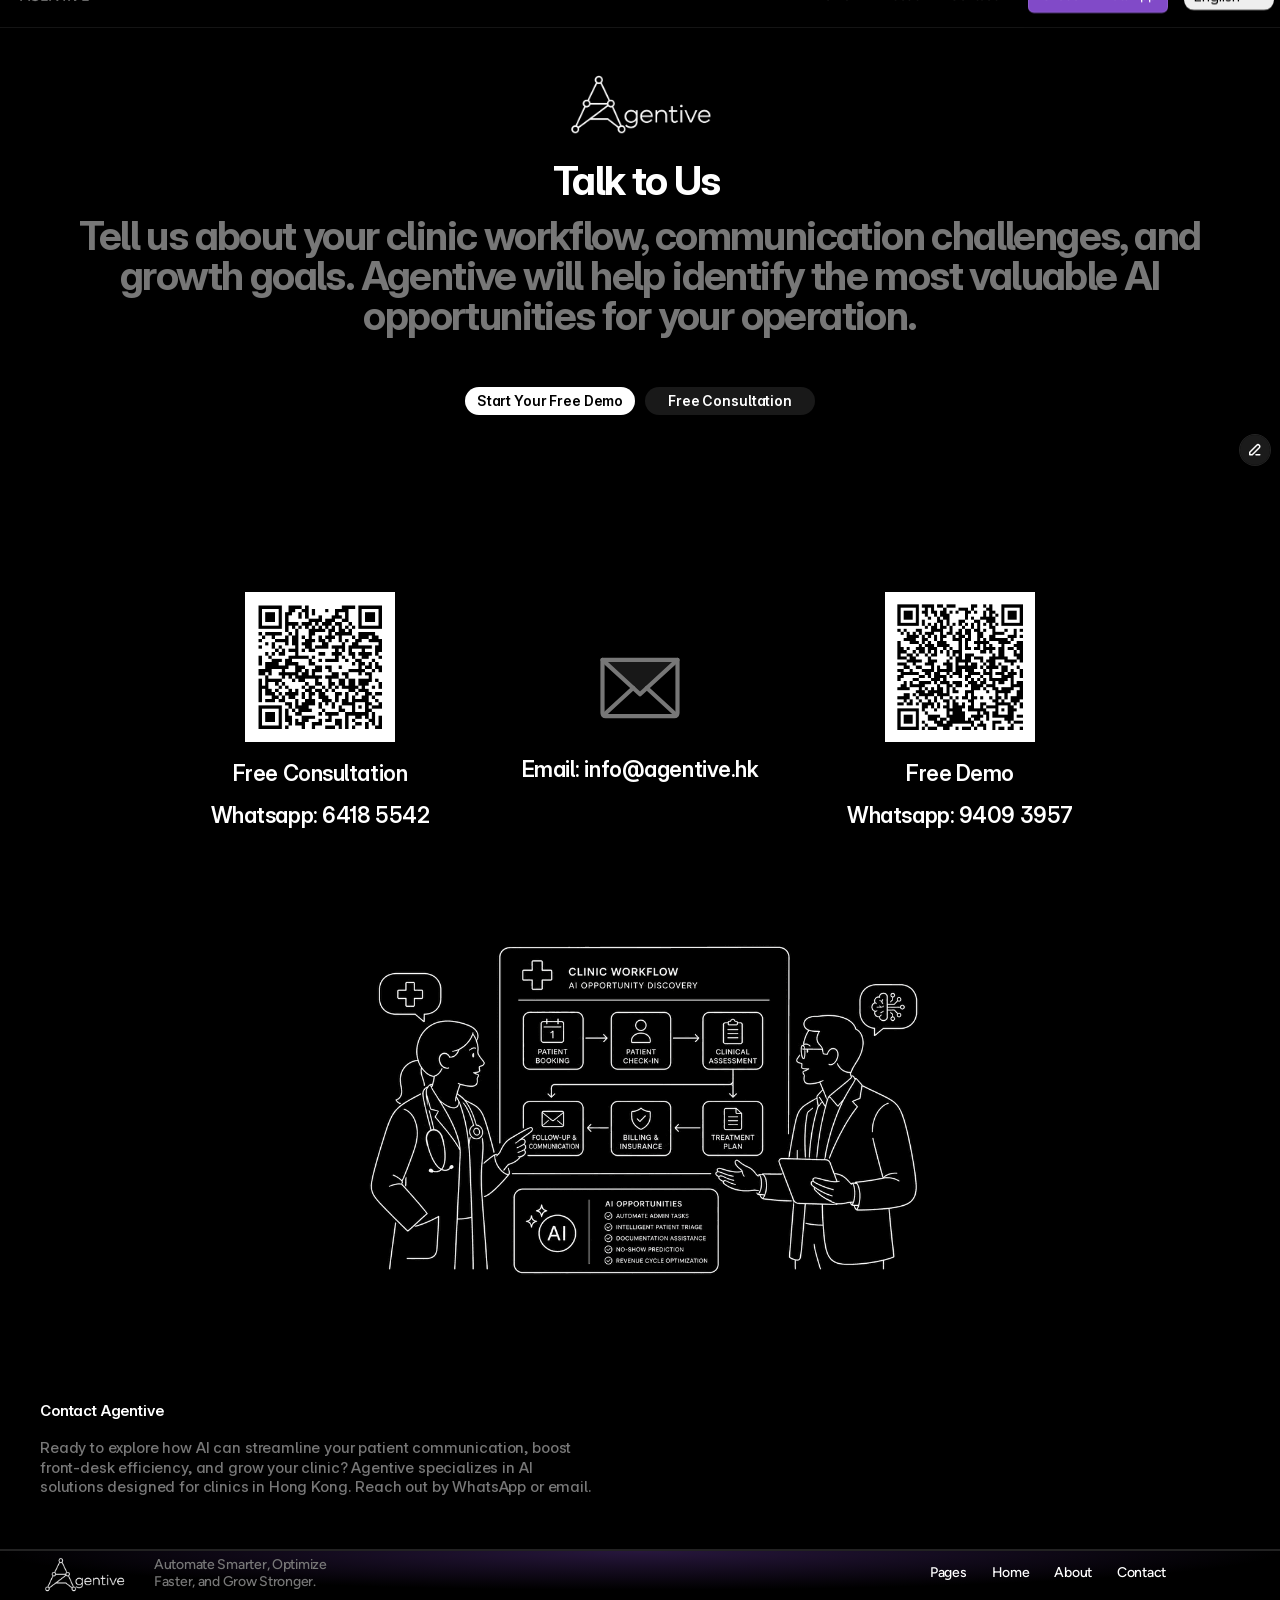
<file: index.html>
<!DOCTYPE html>
<html lang="yue-Hant-HK" class="lenis"><head>
<link rel="stylesheet" href="styles.css"><script>(function(){var f=window.fetch;window.fetch=function(u,o){if(typeof u==='string'&&u.includes('.framercms')){return f('/assets/cms/'+u.split('/').pop(),o);}return f(u,o);};})();</script>
<script>
if(location.protocol==='file:'){
  document.addEventListener('DOMContentLoaded',function(){
    var d=document.createElement('div');
    d.style.cssText='position:fixed;top:0;left:0;right:0;z-index:999999;background:#1E293B;color:#F8FAFC;padding:14px 20px;font:13px/1.5 system-ui,sans-serif;text-align:center;box-shadow:0 2px 8px rgba(0,0,0,.3)';
    d.innerHTML='<strong>Local preview:</strong> Run <code style="background:#334155;padding:2px 8px;border-radius:4px;margin:0 4px">npx serve .</code> in this folder, then open <a href="http://localhost:3000" style="color:#60A5FA">localhost:3000</a>. Or deploy to Netlify/Vercel/GitHub Pages — it works instantly! <button onclick="this.parentElement.remove()" style="margin-left:12px;background:#475569;border:none;color:#F8FAFC;padding:4px 10px;border-radius:4px;cursor:pointer;font-size:12px">✕</button>';
    document.body.prepend(d);
  });
}
</script>
	<meta charset="utf-8">
	<meta name="viewport" content="width=device-width">
	<meta name="generator" content="Framer 43e8337">
	<title>AGENTIVE - Home</title>
    <meta name="description" content="Agentive delivers bespoke AI automation for Hong Kong’s healthcare sector, specializing in intelligent operational systems for small and medium-sized clinics.">
    <meta name="framer-search-index" content="https://framerusercontent.com/sites/32BxVA86kiDzz6ZQGJ1eU2/searchIndex-IHhPJekIzUy6.json">
    <meta name="framer-search-index-fallback" content="https://framerusercontent.com/sites/32BxVA86kiDzz6ZQGJ1eU2/searchIndex-4Y8fl9iG0Eyk.json">
    <link href="assets/images/image-extra-1.png" rel="icon" media="(prefers-color-scheme: light)">
    <link href="assets/images/image-extra-2.png" rel="icon" media="(prefers-color-scheme: dark)">
    <link rel="apple-touch-icon" href="assets/images/image-extra-1.png">
    <!-- Open Graph -->
    <meta property="og:type" content="website">
    <meta property="og:title" content="AGENTIVE - Contact">
    <meta property="og:description" content="Agentive delivers bespoke AI automation for Hong Kong’s healthcare sector, specializing in intelligent operational systems for small and medium-sized clinics.">
    <meta property="og:image" content="assets/images/image-extra-3.png">
    <!-- X -->
    <meta name="twitter:card" content="summary_large_image">
    <meta name="twitter:title" content="AGENTIVE - Contact">
    <meta name="twitter:description" content="Agentive delivers bespoke AI automation for Hong Kong’s healthcare sector, specializing in intelligent operational systems for small and medium-sized clinics.">
    <meta name="twitter:image" content="assets/images/image-extra-3.png">
	
	
	<script>try{if(localStorage.getItem("__framer_force_showing_editorbar_since")){const n=document.createElement("link");n.rel="modulepreload";n.href="https://framer.com/edit/init.mjs";document.head.appendChild(n)}}catch(e){}</script><link rel="modulepreload" href="https://framer.com/edit/init.mjs">
	<link rel="canonical" href="https://agentive.framer.wiki/"><meta property="og:url" content="https://agentive.framer.wiki/contact"><!-- Start of headStart -->
    
    <!-- End of headStart -->
	
	
	<link href="https://fonts.gstatic.com" rel="preconnect" crossorigin="">
    <link href="https://fonts.gstatic.com" rel="preconnect" crossorigin="">
	
	<meta name="robots" content="max-image-preview:large"><link rel="alternate" href="https://agentive.framer.wiki/contact" hreflang="yue-Hant-HK"><link rel="alternate" href="https://agentive.framer.wiki/yue-hant/contact" hreflang="zh-Hant-HK"><link rel="alternate" href="https://agentive.framer.wiki/contact" hreflang="x-default"><!-- Start of headEnd -->
    
    <!-- End of headEnd -->
	
</head>
<body>
	
	<!-- Start of bodyStart -->
    
    <!-- End of bodyStart -->
	
	<div id="main" data-framer-hydrate-v2="{&quot;routeId&quot;:&quot;IXLcnssdd&quot;,&quot;localeId&quot;:&quot;default&quot;,&quot;breakpoints&quot;:[{&quot;hash&quot;:&quot;1j0u7nc&quot;,&quot;mediaQuery&quot;:&quot;(min-width: 1200px)&quot;},{&quot;hash&quot;:&quot;zyf92l&quot;,&quot;mediaQuery&quot;:&quot;(min-width: 810px) and (max-width: 1199.98px)&quot;},{&quot;hash&quot;:&quot;jrx3nz&quot;,&quot;mediaQuery&quot;:&quot;(max-width: 809.98px)&quot;},{&quot;hash&quot;:&quot;1kjwutx&quot;,&quot;mediaQuery&quot;:&quot;(min-width: 1200px)&quot;},{&quot;hash&quot;:&quot;1jtl6r4&quot;,&quot;mediaQuery&quot;:&quot;(min-width: 810px) and (max-width: 1199.98px)&quot;},{&quot;hash&quot;:&quot;h7qui&quot;,&quot;mediaQuery&quot;:&quot;(max-width: 809.98px)&quot;}]}" data-framer-ssr-released-at="2026-06-26T12:53:25.744Z" data-framer-page-optimized-at="2026-06-27T12:17:03.757Z" data-framer-generated-page=""><!--$--><div class="framer-8u4Un framer-1kjwutx" data-layout-template="true" style="min-height:100vh;width:auto"><div class="framer-eumtsr-container" data-framer-appear-id="eumtsr" data-framer-layout-hint-center-x="true" style="opacity: 1; transform: translateX(-50%); will-change: transform;"><div class="ssr-variant hidden-h7qui"><nav class="framer-A9Ze8 framer-OWAph framer-7M6Cu framer-dfm1g framer-v-dfm1g" data-border="true" data-framer-name="Desktop" style="--border-bottom-width: 1px; --border-color: var(--token-313dd4d6-9859-4bdd-889b-954a849d13e3, rgb(34, 34, 34)); --border-left-width: 0px; --border-right-width: 0px; --border-style: solid; --border-top-width: 0px; background-color: var(--token-aae92d1e-1be4-447e-8038-565c6944f982, rgb(0, 0, 0)); width: 100%; opacity: 1;"><div class="framer-213vcd" data-framer-name="Desktop" style="border-radius: 4px; transform: translateY(-50%); opacity: 1;"><div class="framer-1ft1nof" data-framer-name="AGENTIVE" data-framer-component-type="RichTextContainer" style="justify-content: center; transform: none; opacity: 1;"><p class="framer-text framer-styles-preset-13sktzi" data-styles-preset="ZlAG9svTx" dir="auto" style="--framer-text-alignment:left"><!--$--><a class="framer-text framer-styles-preset-1arsep9" data-styles-preset="PeLcf7ehs" href="./" data-framer-page-link-current="true">AGENTIVE</a><!--/$--></p></div><div class="framer-1crjnrv" data-framer-name="Container" style="border-radius: 8px; opacity: 1;"><div class="framer-1m1tss8" data-framer-name="Links" style="opacity: 1;"><!--$--><div class="framer-axg5ss-container" style="opacity: 1;"><!--$--><a class="framer-S7jH8 framer-4el2p framer-1fh2yjx framer-v-1fh2yjx framer-16xevj4" href="./" style="background-color: rgba(0, 0, 0, 0); border-radius: 4px; opacity: 1; will-change: auto;" data-framer-page-link-current="true" data-framer-name="Default"><div class="framer-odcd3z" data-framer-component-type="RichTextContainer" style="--framer-link-text-color: rgb(0, 153, 255); --framer-link-text-decoration: underline; transform: none; opacity: 1;"><p class="framer-text framer-styles-preset-x6ge9v" data-styles-preset="D1fS_zrfW">Home</p></div></a><!--/$--></div><!--/$--><!--$--><div class="framer-x8m3iw-container" style="opacity: 1;"><!--$--><a class="framer-S7jH8 framer-4el2p framer-1fh2yjx framer-v-1fh2yjx framer-16xevj4" href="./about" style="background-color: rgba(0, 0, 0, 0); border-radius: 4px; opacity: 1; will-change: auto;" data-framer-name="Default"><div class="framer-odcd3z" data-framer-component-type="RichTextContainer" style="--framer-link-text-color: rgb(0, 153, 255); --framer-link-text-decoration: underline; transform: none; opacity: 1;"><p class="framer-text framer-styles-preset-x6ge9v" data-styles-preset="D1fS_zrfW">About</p></div></a><!--/$--></div><!--/$--><!--$--><div class="framer-1kuqyx3-container" style="opacity: 1;"><!--$--><a class="framer-S7jH8 framer-4el2p framer-1fh2yjx framer-v-1fh2yjx framer-16xevj4" href="./contact" style="background-color: rgba(0, 0, 0, 0); border-radius: 4px; opacity: 1; will-change: auto;" data-framer-name="Default"><div class="framer-odcd3z" data-framer-component-type="RichTextContainer" style="--framer-link-text-color: rgb(0, 153, 255); --framer-link-text-decoration: underline; transform: none; opacity: 1;"><p class="framer-text framer-styles-preset-x6ge9v" data-styles-preset="D1fS_zrfW">Contact</p></div></a><!--/$--></div><!--/$--></div><div class="framer-1utn9go" data-framer-name="Button" style="opacity: 1;"><div class="framer-1hhz98c-container" style="opacity: 1;"><!--$--><a class="framer-mscS8 framer-OWAph framer-4el2p framer-1e5l598 framer-v-1dhrp5e framer-x05rpg" data-border="true" href="https://wa.me/85264185542?text=Hi%2C%20I%E2%80%99d%20like%20to%20book%20a%20consultation." target="_blank" rel="noopener" style="--border-bottom-width: 1px; --border-color: var(--token-6839e435-35f3-4ab3-b723-e98c27e525bc, rgba(255, 255, 255, 0.1)); --border-left-width: 1px; --border-right-width: 1px; --border-style: solid; --border-top-width: 1px; background-color: var(--token-a888adc2-3d05-4d6f-88b7-8dab97418795, rgb(129, 74, 200)); border-radius: 6px; box-shadow: rgba(0, 0, 0, 0.15) 0px 0.706592px 0.706592px -0.625px, rgba(0, 0, 0, 0.14) 0px 1.80656px 1.80656px -1.25px, rgba(0, 0, 0, 0.14) 0px 3.62176px 3.62176px -1.875px, rgba(0, 0, 0, 0.13) 0px 6.8656px 6.8656px -2.5px, rgba(0, 0, 0, 0.1) 0px 13.6468px 13.6468px -3.125px, rgba(0, 0, 0, 0.05) 0px 30px 30px -3.75px; opacity: 1;" data-framer-name="Small"><div class="framer-1hhkatf" data-framer-name="Text Container" style="opacity: 1;"><div class="framer-15k178i" data-framer-name="1st state" style="transform: none; transform-origin: 50% 50% 0px;"><div class="framer-1bob7ie" data-framer-component-type="RichTextContainer" style="--framer-link-text-color: rgb(0, 153, 255); --framer-link-text-decoration: underline; --framer-paragraph-spacing: 0px; transform: none; transform-origin: 50% 50% 0px;"><p class="framer-text framer-styles-preset-x6ge9v" data-styles-preset="D1fS_zrfW">Chat on WhatsApp</p></div></div><div class="framer-4obbbk" data-framer-name="2nd state" style="transform: none; transform-origin: 50% 50% 0px;"><div class="framer-134t9n" data-framer-component-type="RichTextContainer" style="--framer-link-text-color: rgb(0, 153, 255); --framer-link-text-decoration: underline; --framer-paragraph-spacing: 0px; transform: none; transform-origin: 50% 50% 0px;"><p class="framer-text framer-styles-preset-x6ge9v" data-styles-preset="D1fS_zrfW">Chat on WhatsApp</p></div></div></div></a><!--/$--></div></div><div class="framer-l9j6sq-container" style="opacity: 1;"><!--$--><div class="framer-locale-picker" style="height:100%;width:100%"><label for=":R2ularkqop:">Select Language</label><select id=":R2ularkqop:" autocomplete="off"><option value="default" selected="">English</option><option value="fp2LS0cvj">中文</option></select><div class="input" style="font-family:&quot;Inter&quot;, &quot;Inter Placeholder&quot;, sans-serif;font-size:14px;font-style:normal;font-weight:400;letter-spacing:0em;line-height:1.5em;--framer-background-color:rgb(238, 238, 238);--framer-color:rgb(0, 0, 0);padding:10px;border-radius:10px;border:none;--framer-focus-outline:1px solid rgb(0, 153, 255);--framer-focus-outline-offset:0px;gap:5px"><div class="title">English</div><div class="caret"><svg xmlns="http://www.w3.org/2000/svg" viewBox="0 0 12 12" width="12" height="12"><path d="M 2 4.5 L 6 8.5 L 10 4.5" fill="none" stroke="rgb(153, 153, 153)" stroke-width="1.5" stroke-linecap="round" stroke-linejoin="round"></path></svg></div></div></div><!--/$--></div></div></div></nav></div></div><div data-framer-root="" class="framer-kQWGf framer-6C6VY framer-4el2p framer-72rtr7" style="min-height: 100vh; width: auto; display: contents;"><div class="framer-loq3n6" data-framer-name="Navigation"></div><div class="framer-myl1np hidden-azas73"><div class="framer-1s8u6j8" data-framer-name="Company Logo"><div data-framer-background-image-wrapper="true" style="position: absolute; border-radius: inherit; corner-shape: inherit; inset: 0px;"><img decoding="auto" width="1912" height="823" sizes="min(min(100vw * 0.95, 1200px) - 800px, min(100vw * 0.95, 1200px))" srcset="assets/images/company-logo-2.png 512w,assets/images/company-logo-3.png 1024w,assets/images/company-logo-1.png 1912w" src="assets/images/company-logo-1.png" alt="" style="display: block; width: 100%; height: 100%; border-radius: inherit; corner-shape: inherit; object-position: center center; object-fit: contain;"></div></div><div class="framer-1tu3stw"><div class="framer-rln5k1" data-framer-component-type="RichTextContainer" style="transform: none;"><h1 dir="auto" class="framer-text" style="--font-selector: SW50ZXItVmFyaWFibGVWRj1JbTl3YzNvaUlETXlMQ0FpZDJkb2RDSWdOekF3; --framer-font-family: &quot;Inter Variable&quot;, &quot;Inter Variable Placeholder&quot;, sans-serif; --framer-font-open-type-features: 'cv01' on, 'cv09' on, 'cv11' on, 'cv05' on, 'ss03' on; --framer-font-size: 40px; --framer-font-variation-axes: &quot;opsz&quot; 32, &quot;wght&quot; 700; --framer-letter-spacing: -0.04em; --framer-line-height: 1em; --framer-text-alignment: center; --framer-text-color: var(--token-8961fb69-0ea3-46ab-8b8e-1f9187ebd1a9, rgb(255, 255, 255));">Exclusive AI Medical Automation</h1></div><div class="framer-whqh" data-framer-component-type="RichTextContainer" style="transform: none;"><h1 dir="auto" class="framer-text" style="--font-selector: SW50ZXItVmFyaWFibGVWRj1JbTl3YzNvaUlETXlMQ0FpZDJkb2RDSWdOekF3; --framer-font-family: &quot;Inter Variable&quot;, &quot;Inter Variable Placeholder&quot;, sans-serif; --framer-font-open-type-features: 'cv01' on, 'cv09' on, 'cv11' on, 'cv05' on, 'ss03' on; --framer-font-size: 40px; --framer-font-variation-axes: &quot;opsz&quot; 32, &quot;wght&quot; 700; --framer-letter-spacing: -0.04em; --framer-line-height: 1em; --framer-text-alignment: center; --framer-text-color: var(--token-d3650bef-13f5-49bd-88f0-8a82034ef0d6, rgb(119, 119, 119));">Elevate revenue and patient experience for clinics with Hong Kong’s leading solution.</h1></div></div><div class="framer-r7znfj"><a class="framer-1vmhayp framer-lux5qc" href="https://wa.me/85294093957?text=Hi%2C%20I%E2%80%99d%20like%20to%20start%20the%20Free%20Demo." target="_blank" rel="noopener"><div class="framer-t5f8w8" data-framer-component-type="RichTextContainer" style="transform: none;"><p dir="auto" class="framer-text" style="--font-selector: SW50ZXItVmFyaWFibGVWRj1JbTl3YzNvaUlESXdMQ0FpZDJkb2RDSWdOakF3; --framer-font-family: &quot;Inter Variable&quot;, &quot;Inter Variable Placeholder&quot;, sans-serif; --framer-font-open-type-features: 'cv09' on, 'cv01' on, 'cv11' on, 'cv05' on; --framer-font-size: 14px; --framer-font-variation-axes: &quot;opsz&quot; 20, &quot;wght&quot; 600; --framer-letter-spacing: -0.01em; --framer-line-height: 1em; --framer-text-alignment: center; --framer-text-color: var(--token-26b2fd9f-cb04-4e12-920b-6e002294676e, rgb(0, 0, 0));">Start Your Free Demo</p></div></a><a class="framer-tq19pq framer-lux5qc" href="https://wa.me/85264185542?text=Hi%2C%20I%E2%80%99d%20like%20to%20book%20a%20consultation." target="_blank" rel="noopener"><div class="framer-jb1vxo" data-framer-component-type="RichTextContainer" style="transform: none;"><p dir="auto" class="framer-text" style="--font-selector: SW50ZXItVmFyaWFibGVWRj1JbTl3YzNvaUlESXdMQ0FpZDJkb2RDSWdOakF3; --framer-font-family: &quot;Inter Variable&quot;, &quot;Inter Variable Placeholder&quot;, sans-serif; --framer-font-open-type-features: 'cv09' on, 'cv01' on, 'cv11' on, 'cv05' on; --framer-font-size: 14px; --framer-font-variation-axes: &quot;opsz&quot; 20, &quot;wght&quot; 600; --framer-letter-spacing: -0.01em; --framer-line-height: 1em; --framer-text-alignment: center; --framer-text-color: var(--token-8961fb69-0ea3-46ab-8b8e-1f9187ebd1a9, rgb(255, 255, 255));">Free Consultation</p></div></a></div></div><div class="framer-b9f0h0"><div class="framer-1n4dhkv"><div data-framer-component-type="SVG" parentsize="0" _constraints="[object Object]" rotation="0" shadows="" class="framer-o6kztn" aria-hidden="true" style="image-rendering: pixelated; flex-shrink: 0;"><div class="svgContainer" style="width: 100%; height: 100%; aspect-ratio: inherit;"><svg style="width:100%;height:100%;" preserveAspectRatio="none" width="100%" height="100%"><use href="#svg990058919_398"></use></svg></div></div><div class="framer-1966yhl" data-framer-appear-id="1966yhl" data-framer-component-type="RichTextContainer" style="opacity: 1; transform: none; will-change: transform;"><h6 class="framer-text framer-styles-preset-13fcp0u" data-styles-preset="J5DcMnyFr" dir="auto">Smart Customer Care</h6></div></div><div class="framer-nlkdq7"><div data-framer-component-type="SVG" data-framer-name="Oval" radius="24" parentsize="0" _constraints="[object Object]" rotation="0" shadows="" class="framer-zc8pvj" aria-hidden="true" style="image-rendering: pixelated; flex-shrink: 0;"><div class="svgContainer" style="width: 100%; height: 100%; aspect-ratio: inherit;"><svg style="width:100%;height:100%;" preserveAspectRatio="none" width="100%" height="100%"><use href="#svg433054247_410"></use></svg></div></div><div class="framer-n0chhb" data-framer-appear-id="n0chhb" data-framer-component-type="RichTextContainer" style="opacity: 1; transform: none; will-change: transform;"><h6 class="framer-text framer-styles-preset-13fcp0u" data-styles-preset="J5DcMnyFr" dir="auto">Human-AI Collaboration</h6></div></div><div class="framer-14zjm78"><div data-framer-component-type="SVG" parentsize="0" _constraints="[object Object]" rotation="0" shadows="" class="framer-6481qi" aria-hidden="true" style="image-rendering: pixelated; flex-shrink: 0;"><div class="svgContainer" style="width: 100%; height: 100%; aspect-ratio: inherit;"><svg style="width:100%;height:100%;" preserveAspectRatio="none" width="100%" height="100%"><use href="#svg-1861651296_420"></use></svg></div></div><div class="framer-1r7xlcd" data-framer-appear-id="1r7xlcd" data-framer-component-type="RichTextContainer" style="opacity: 1; transform: none; will-change: transform;"><h6 class="framer-text framer-styles-preset-13fcp0u" data-styles-preset="J5DcMnyFr" dir="auto">Pain-Free Integration</h6></div></div><div class="framer-oy64io"><div data-framer-component-type="SVG" parentsize="0" _constraints="[object Object]" rotation="0" shadows="" class="framer-1bnamd2" aria-hidden="true" style="image-rendering: pixelated; flex-shrink: 0;"><div class="svgContainer" style="width: 100%; height: 100%; aspect-ratio: inherit;"><svg style="width:100%;height:100%;" preserveAspectRatio="none" width="100%" height="100%"><use href="#svg990058919_398"></use></svg></div></div><div class="framer-1id8968" data-framer-appear-id="1id8968" data-framer-component-type="RichTextContainer" style="opacity: 1; transform: none; will-change: transform;"><h6 class="framer-text framer-styles-preset-13fcp0u" data-styles-preset="J5DcMnyFr" dir="auto">Data-Driven Decisions</h6></div></div></div><div class="framer-e2dh1b"><div class="framer-123l5xu"><div class="framer-qslxss" data-framer-component-type="RichTextContainer" style="transform: none;"><h1 dir="auto" class="framer-text" style="--font-selector: SW50ZXItVmFyaWFibGVWRj1JbTl3YzNvaUlESTBMQ0FpZDJkb2RDSWdOakF3; --framer-font-family: &quot;Inter Variable&quot;, &quot;Inter Variable Placeholder&quot;, sans-serif; --framer-font-open-type-features: 'cv01' on, 'cv09' on, 'cv11' on, 'cv05' on; --framer-font-size: 15px; --framer-font-variation-axes: &quot;opsz&quot; 24, &quot;wght&quot; 600; --framer-letter-spacing: -0.01em; --framer-line-height: 1em; --framer-text-alignment: center; --framer-text-color: var(--token-8961fb69-0ea3-46ab-8b8e-1f9187ebd1a9, rgb(255, 255, 255));">Exclusive Medical AI, Custom-Fit for Hong Kong Clinics</h1></div><div class="framer-1209gua" data-framer-component-type="RichTextContainer" style="transform: none;"><h2 dir="auto" class="framer-text" style="--font-selector: SW50ZXItVmFyaWFibGVWRj1JbTl3YzNvaUlESTBMQ0FpZDJkb2RDSWdOVEF3; --framer-font-family: &quot;Inter Variable&quot;, &quot;Inter Variable Placeholder&quot;, sans-serif; --framer-font-open-type-features: 'cv01' on, 'cv09' on, 'cv11' on, 'cv05' on, 'ss03' on; --framer-font-size: 15px; --framer-font-variation-axes: &quot;opsz&quot; 24, &quot;wght&quot; 500; --framer-letter-spacing: -0.01em; --framer-line-height: 1.3em; --framer-text-alignment: left; --framer-text-color: var(--token-ed724e25-7ff9-40e4-a153-c8f5351e85cb, rgb(119, 119, 119));">Agentive specializes in AI business strategy for clinics—delivering not just automation, but a “24/7 Intelligent Operational Assistant” focused on boosting profitability, efficiency, loyalty, and dramatically cutting patient churn. Our solutions go beyond simple chatbots by delivering hands-on, intelligent communication and operational support tailored for local realities.</h2></div></div><div class="framer-en7ct8-container" data-framer-name="Youtube - Unlock Clinic Growth with AI" name="Youtube - Unlock Clinic Growth with AI"><article role="presentation" style="position: relative; width: 100%; height: 100%; border-radius: 0px; transform: unset; cursor: pointer; overflow: hidden;"><link rel="preconnect" href="https://i.ytimg.com"><img decoding="async" src="assets/images/youtube-unlock-clinic-growth-with-ai-4.webp" style="position: absolute; top: 0px; left: 0px; height: 100%; width: 100%; object-fit: cover;"><iframe loading="lazy" title="Youtube Video" allow="presentation; fullscreen; accelerometer; autoplay; encrypted-media; gyroscope; picture-in-picture" src="https://www.youtube.com/embed/M9hLdh2Em58?v=M9hLdh2Em58&amp;iv_load_policy=3&amp;rel=0&amp;modestbranding=1&amp;playsinline=1&amp;autoplay=0" frameborder="0" style="position: absolute; top: 0px; left: 0px; height: 100%; width: 100%; display: none;"></iframe><button aria-label="Play" style="position: absolute; top: 50%; left: 50%; transform: translate(-50%, -50%); width: 68px; height: 48px; padding: 0px; border-width: medium; border-style: none; border-color: currentcolor; border-image: initial; background: transparent; cursor: pointer;"><svg height="100%" version="1.1" viewBox="0 0 68 48" width="100%"><path d="M66.52,7.74c-0.78-2.93-2.49-5.41-5.42-6.19C55.79,.13,34,0,34,0S12.21,.13,6.9,1.55 C3.97,2.33,2.27,4.81,1.48,7.74C0.06,13.05,0,24,0,24s0.06,10.95,1.48,16.26c0.78,2.93,2.49,5.41,5.42,6.19 C12.21,47.87,34,48,34,48s21.79-0.13,27.1-1.55c2.93-0.78,4.64-3.26,5.42-6.19C67.94,34.95,68,24,68,24S67.94,13.05,66.52,7.74z" fill="#212121" fill-opacity="0.8" style="transition: fill 0.1s cubic-bezier(0.4, 0, 1, 1), fill-opacity 0.1s cubic-bezier(0.4, 0, 1, 1);"></path><path d="M 45,24 27,14 27,34" fill="#fff"></path></svg></button></article></div></div><div class="framer-1diew7m"><div class="framer-1l1426x" data-framer-component-type="RichTextContainer" style="transform: none;"><h1 dir="auto" class="framer-text" style="--font-selector: SW50ZXItVmFyaWFibGVWRj1JbTl3YzNvaUlESTBMQ0FpZDJkb2RDSWdOakF3; --framer-font-family: &quot;Inter Variable&quot;, &quot;Inter Variable Placeholder&quot;, sans-serif; --framer-font-open-type-features: 'cv01' on, 'cv09' on, 'cv11' on, 'cv05' on; --framer-font-size: 15px; --framer-font-variation-axes: &quot;opsz&quot; 24, &quot;wght&quot; 600; --framer-letter-spacing: -0.01em; --framer-line-height: 1em; --framer-text-alignment: center; --framer-text-color: var(--token-8961fb69-0ea3-46ab-8b8e-1f9187ebd1a9, rgb(255, 255, 255));">Automate. Integrate. Elevate Results.</h1></div><div class="framer-1kqs6he" data-framer-component-type="RichTextContainer" style="transform: none;"><h2 dir="auto" class="framer-text" style="--font-selector: SW50ZXItVmFyaWFibGVWRj1JbTl3YzNvaUlESTBMQ0FpZDJkb2RDSWdOVEF3; --framer-font-family: &quot;Inter Variable&quot;, &quot;Inter Variable Placeholder&quot;, sans-serif; --framer-font-open-type-features: 'cv01' on, 'cv09' on, 'cv11' on, 'cv05' on, 'ss03' on; --framer-font-size: 15px; --framer-font-variation-axes: &quot;opsz&quot; 24, &quot;wght&quot; 500; --framer-letter-spacing: -0.01em; --framer-line-height: 1.3em; --framer-text-alignment: left; --framer-text-color: var(--token-ed724e25-7ff9-40e4-a153-c8f5351e85cb, rgb(119, 119, 119));">Agentive’s AI automation proactively handles patient follow-up, re-bookings, no-show prevention, and aftercare. It extends your clinic’s care way beyond the visit, securing new revenue and lifelong loyalty.</h2></div><div class="framer-dr7b15" data-framer-component-type="RichTextContainer" style="transform: none;"><h2 dir="auto" class="framer-text" style="--font-selector: SW50ZXItVmFyaWFibGVWRj1JbTl3YzNvaUlESTBMQ0FpZDJkb2RDSWdOVEF3; --framer-font-family: &quot;Inter Variable&quot;, &quot;Inter Variable Placeholder&quot;, sans-serif; --framer-font-open-type-features: 'cv01' on, 'cv09' on, 'cv11' on, 'cv05' on, 'ss03' on; --framer-font-size: 15px; --framer-font-variation-axes: &quot;opsz&quot; 24, &quot;wght&quot; 500; --framer-letter-spacing: -0.01em; --framer-line-height: 1.3em; --framer-text-alignment: left; --framer-text-color: var(--token-ed724e25-7ff9-40e4-a153-c8f5351e85cb, rgb(119, 119, 119));">Our human-AI system operates 24/7, handles routine queries, and summarizes handovers for your staff to resolve complex cases—no more patient repetition, just smooth, empathetic experiences. All workflows adapt to your brand’s tone in English and Chinese, requiring no staff retraining or system overhaul.</h2></div></div><div class="framer-186ghym"><div class="framer-1okdzww" data-framer-name="Placeholder"><div class="framer-1pjc1uo" data-framer-name="Follow-up, No-Show Cuts, Loyalty"><div data-framer-background-image-wrapper="true" style="position: absolute; border-radius: inherit; corner-shape: inherit; inset: 0px;"><img decoding="auto" loading="lazy" width="1536" height="1024" sizes="min(max((min(100vw * 0.95, 1200px) - 40px) / 3, 1px) - 20px, max((min(100vw * 0.95, 1200px) - 40px) / 3, 1px))" srcset="assets/images/follow-up-no-show-cuts-loyalty-5.png 512w,assets/images/follow-up-no-show-cuts-loyalty-6.png 1024w,assets/images/follow-up-no-show-cuts-loyalty-7.png 1536w" src="assets/images/follow-up-no-show-cuts-loyalty-7.png" alt="" style="display: block; width: 100%; height: 100%; border-radius: inherit; corner-shape: inherit; object-position: center center; object-fit: cover;"></div></div><div class="framer-smskhy"><div class="framer-1cvpfg7" data-framer-component-type="RichTextContainer" style="transform: none;"><p dir="auto" class="framer-text" style="--font-selector: SW50ZXItTWVkaXVt; --framer-font-open-type-features: 'cv01' on, 'cv09' on, 'cv11' on, 'cv05' on; --framer-font-size: 13px; --framer-font-weight: 500; --framer-letter-spacing: -0.01em; --framer-text-alignment: center; --framer-text-color: var(--token-d3650bef-13f5-49bd-88f0-8a82034ef0d6, rgb(119, 119, 119));">Smart Care</p></div><div class="framer-14sk9ke" data-framer-component-type="RichTextContainer" style="transform: none;"><h3 dir="auto" class="framer-text" style="--font-selector: SW50ZXItVmFyaWFibGVWRj1JbTl3YzNvaUlETXlMQ0FpZDJkb2RDSWdOakF3; --framer-font-family: &quot;Inter Variable&quot;, &quot;Inter Variable Placeholder&quot;, sans-serif; --framer-font-open-type-features: 'cv01' on, 'cv09' on, 'cv11' on, 'cv05' on, 'ss03' on; --framer-font-size: 22px; --framer-font-variation-axes: &quot;opsz&quot; 32, &quot;wght&quot; 600; --framer-letter-spacing: -0.02em; --framer-line-height: 1em; --framer-text-alignment: center; --framer-text-color: var(--token-8961fb69-0ea3-46ab-8b8e-1f9187ebd1a9, rgb(255, 255, 255));">Follow-up, No-Show Cuts, Loyalty</h3></div></div></div><div class="framer-bpo29l" data-framer-name="Placeholder"><div class="framer-vin3nd" data-framer-name="24 7 Replies &amp; Effortless Handover"><div data-framer-background-image-wrapper="true" style="position: absolute; border-radius: inherit; corner-shape: inherit; inset: 0px;"><img decoding="auto" loading="lazy" width="1536" height="1024" sizes="min(max((min(100vw * 0.95, 1200px) - 40px) / 3, 1px) - 20px, max((min(100vw * 0.95, 1200px) - 40px) / 3, 1px))" srcset="assets/images/24-7-replies-effortless-handover-8.png 512w,assets/images/24-7-replies-effortless-handover-9.png 1024w,assets/images/24-7-replies-effortless-handover-10.png 1536w" src="assets/images/24-7-replies-effortless-handover-10.png" alt="" style="display: block; width: 100%; height: 100%; border-radius: inherit; corner-shape: inherit; object-position: center center; object-fit: cover;"></div></div><div class="framer-c5q52f"><div class="framer-w048ge" data-framer-component-type="RichTextContainer" style="transform: none;"><p dir="auto" class="framer-text" style="--font-selector: SW50ZXItTWVkaXVt; --framer-font-open-type-features: 'cv01' on, 'cv09' on, 'cv11' on, 'cv05' on; --framer-font-size: 13px; --framer-font-weight: 500; --framer-letter-spacing: -0.01em; --framer-text-alignment: center; --framer-text-color: var(--token-d3650bef-13f5-49bd-88f0-8a82034ef0d6, rgb(119, 119, 119));">Collaboration</p></div><div class="framer-142gjzx" data-framer-component-type="RichTextContainer" style="transform: none;"><h3 dir="auto" class="framer-text" style="--font-selector: SW50ZXItVmFyaWFibGVWRj1JbTl3YzNvaUlETXlMQ0FpZDJkb2RDSWdOakF3; --framer-font-family: &quot;Inter Variable&quot;, &quot;Inter Variable Placeholder&quot;, sans-serif; --framer-font-open-type-features: 'cv01' on, 'cv09' on, 'cv11' on, 'cv05' on, 'ss03' on; --framer-font-size: 22px; --framer-font-variation-axes: &quot;opsz&quot; 32, &quot;wght&quot; 600; --framer-letter-spacing: -0.02em; --framer-line-height: 1em; --framer-text-alignment: center; --framer-text-color: var(--token-8961fb69-0ea3-46ab-8b8e-1f9187ebd1a9, rgb(255, 255, 255));">24/7 Replies &amp; Effortless Handover</h3></div></div></div><div class="framer-hx9as4" data-framer-name="Placeholder"><div class="framer-1x8usw" data-framer-name="Seamless, Pain-Free Integration"><div data-framer-background-image-wrapper="true" style="position: absolute; border-radius: inherit; corner-shape: inherit; inset: 0px;"><img decoding="auto" loading="lazy" width="1536" height="1024" sizes="min(max((min(100vw * 0.95, 1200px) - 40px) / 3, 1px) - 20px, max((min(100vw * 0.95, 1200px) - 40px) / 3, 1px))" srcset="assets/images/seamless-pain-free-integration-11.png 512w,assets/images/seamless-pain-free-integration-12.png 1024w,assets/images/seamless-pain-free-integration-13.png 1536w" src="assets/images/seamless-pain-free-integration-13.png" alt="" style="display: block; width: 100%; height: 100%; border-radius: inherit; corner-shape: inherit; object-position: center center; object-fit: cover;"></div></div><div class="framer-1t39g56"><div class="framer-1ajhy2c" data-framer-component-type="RichTextContainer" style="transform: none;"><p dir="auto" class="framer-text" style="--font-selector: SW50ZXItTWVkaXVt; --framer-font-open-type-features: 'cv01' on, 'cv09' on, 'cv11' on, 'cv05' on; --framer-font-size: 13px; --framer-font-weight: 500; --framer-letter-spacing: -0.01em; --framer-text-alignment: center; --framer-text-color: var(--token-d3650bef-13f5-49bd-88f0-8a82034ef0d6, rgb(119, 119, 119));">Upgrade</p></div><div class="framer-16v95x2" data-framer-component-type="RichTextContainer" style="transform: none;"><h3 dir="auto" class="framer-text" style="--font-selector: SW50ZXItVmFyaWFibGVWRj1JbTl3YzNvaUlETXlMQ0FpZDJkb2RDSWdOakF3; --framer-font-family: &quot;Inter Variable&quot;, &quot;Inter Variable Placeholder&quot;, sans-serif; --framer-font-open-type-features: 'cv01' on, 'cv09' on, 'cv11' on, 'cv05' on, 'ss03' on; --framer-font-size: 22px; --framer-font-variation-axes: &quot;opsz&quot; 32, &quot;wght&quot; 600; --framer-letter-spacing: -0.02em; --framer-line-height: 1em; --framer-text-alignment: center; --framer-text-color: var(--token-8961fb69-0ea3-46ab-8b8e-1f9187ebd1a9, rgb(255, 255, 255));">Seamless, Pain-Free Integration</h3></div></div></div></div><div class="framer-1q06ff5"><div class="framer-11yluaw"><div class="framer-1deh9bh"><svg class="framer-M8q4o framer-jn6vm9" role="presentation" viewBox="0 0 24 24"><use href="#4031789498"></use></svg><div class="framer-v1rul4" data-framer-component-type="RichTextContainer" style="transform: none;"><h3 dir="auto" class="framer-text" style="--font-selector: SW50ZXItVmFyaWFibGVWRj1JbTl3YzNvaUlETXlMQ0FpZDJkb2RDSWdOakF3; --framer-font-family: &quot;Inter Variable&quot;, &quot;Inter Variable Placeholder&quot;, sans-serif; --framer-font-open-type-features: 'cv01' on, 'cv09' on, 'cv11' on, 'cv05' on, 'ss03' on; --framer-font-size: 22px; --framer-font-variation-axes: &quot;opsz&quot; 32, &quot;wght&quot; 600; --framer-letter-spacing: -0.02em; --framer-line-height: 1em; --framer-text-alignment: center; --framer-text-color: var(--token-8961fb69-0ea3-46ab-8b8e-1f9187ebd1a9, rgb(255, 255, 255));">Automated WhatsApp Follow-Up</h3></div></div><div class="framer-m0nhhp"><svg class="framer-MFt14 framer-1eug39z" role="presentation" viewBox="0 0 24 24"><use href="#1682392209"></use></svg><div class="framer-mnh1mz" data-framer-component-type="RichTextContainer" style="transform: none;"><h3 dir="auto" class="framer-text" style="--font-selector: SW50ZXItVmFyaWFibGVWRj1JbTl3YzNvaUlETXlMQ0FpZDJkb2RDSWdOakF3; --framer-font-family: &quot;Inter Variable&quot;, &quot;Inter Variable Placeholder&quot;, sans-serif; --framer-font-open-type-features: 'cv01' on, 'cv09' on, 'cv11' on, 'cv05' on, 'ss03' on; --framer-font-size: 22px; --framer-font-variation-axes: &quot;opsz&quot; 32, &quot;wght&quot; 600; --framer-letter-spacing: -0.02em; --framer-line-height: 1em; --framer-text-alignment: center; --framer-text-color: var(--token-8961fb69-0ea3-46ab-8b8e-1f9187ebd1a9, rgb(255, 255, 255));">Custom Workflows</h3></div></div><div class="framer-1qik74l"><svg class="framer-m8Hh1 framer-3bbswi" role="presentation" viewBox="0 0 24 24"><use href="#88840897"></use></svg><div class="framer-1eu906t" data-framer-component-type="RichTextContainer" style="transform: none;"><h3 dir="auto" class="framer-text" style="--font-selector: SW50ZXItVmFyaWFibGVWRj1JbTl3YzNvaUlETXlMQ0FpZDJkb2RDSWdOakF3; --framer-font-family: &quot;Inter Variable&quot;, &quot;Inter Variable Placeholder&quot;, sans-serif; --framer-font-open-type-features: 'cv01' on, 'cv09' on, 'cv11' on, 'cv05' on, 'ss03' on; --framer-font-size: 22px; --framer-font-variation-axes: &quot;opsz&quot; 32, &quot;wght&quot; 600; --framer-letter-spacing: -0.02em; --framer-line-height: 1em; --framer-text-alignment: center; --framer-text-color: var(--token-8961fb69-0ea3-46ab-8b8e-1f9187ebd1a9, rgb(255, 255, 255));">No-Show Reminders</h3></div></div><div class="framer-z5n9fz"><svg class="framer-O05eY framer-f09ayd" role="presentation" viewBox="0 0 24 24"><use href="#4111782211"></use></svg><div class="framer-72luo3" data-framer-component-type="RichTextContainer" style="transform: none;"><h3 dir="auto" class="framer-text" style="--font-selector: SW50ZXItVmFyaWFibGVWRj1JbTl3YzNvaUlETXlMQ0FpZDJkb2RDSWdOakF3; --framer-font-family: &quot;Inter Variable&quot;, &quot;Inter Variable Placeholder&quot;, sans-serif; --framer-font-open-type-features: 'cv01' on, 'cv09' on, 'cv11' on, 'cv05' on, 'ss03' on; --framer-font-size: 22px; --framer-font-variation-axes: &quot;opsz&quot; 32, &quot;wght&quot; 600; --framer-letter-spacing: -0.02em; --framer-line-height: 1em; --framer-text-alignment: center; --framer-text-color: var(--token-8961fb69-0ea3-46ab-8b8e-1f9187ebd1a9, rgb(255, 255, 255));">Loyalty Campaigns</h3></div></div></div><div class="framer-9cp6ud"><div class="framer-1fpm7oi"><svg class="framer-nKQZn framer-wji05n" role="presentation" viewBox="0 0 24 24"><use href="#3620598648"></use></svg><div class="framer-dz19o5" data-framer-component-type="RichTextContainer" style="transform: none;"><h3 dir="auto" class="framer-text" style="--font-selector: SW50ZXItVmFyaWFibGVWRj1JbTl3YzNvaUlETXlMQ0FpZDJkb2RDSWdOakF3; --framer-font-family: &quot;Inter Variable&quot;, &quot;Inter Variable Placeholder&quot;, sans-serif; --framer-font-open-type-features: 'cv01' on, 'cv09' on, 'cv11' on, 'cv05' on, 'ss03' on; --framer-font-size: 22px; --framer-font-variation-axes: &quot;opsz&quot; 32, &quot;wght&quot; 600; --framer-letter-spacing: -0.02em; --framer-line-height: 1em; --framer-text-alignment: center; --framer-text-color: var(--token-8961fb69-0ea3-46ab-8b8e-1f9187ebd1a9, rgb(255, 255, 255));">Zero Missed Enquiries</h3></div></div><div class="framer-qnfutb"><svg class="framer-El99O framer-o8e8ad" role="presentation" viewBox="0 0 24 24"><use href="#2624245018"></use></svg><div class="framer-g1ju22" data-framer-component-type="RichTextContainer" style="transform: none;"><h3 dir="auto" class="framer-text" style="--font-selector: SW50ZXItVmFyaWFibGVWRj1JbTl3YzNvaUlETXlMQ0FpZDJkb2RDSWdOakF3; --framer-font-family: &quot;Inter Variable&quot;, &quot;Inter Variable Placeholder&quot;, sans-serif; --framer-font-open-type-features: 'cv01' on, 'cv09' on, 'cv11' on, 'cv05' on, 'ss03' on; --framer-font-size: 22px; --framer-font-variation-axes: &quot;opsz&quot; 32, &quot;wght&quot; 600; --framer-letter-spacing: -0.02em; --framer-line-height: 1em; --framer-text-alignment: center; --framer-text-color: var(--token-8961fb69-0ea3-46ab-8b8e-1f9187ebd1a9, rgb(255, 255, 255));">Bilingual Empathy</h3></div></div><div class="framer-1qgc8z9"><svg class="framer-cBrfg framer-1alguqj" role="presentation" viewBox="0 0 24 24"><use href="#4244954862"></use></svg><div class="framer-dtom46" data-framer-component-type="RichTextContainer" style="transform: none;"><h3 dir="auto" class="framer-text" style="--font-selector: SW50ZXItVmFyaWFibGVWRj1JbTl3YzNvaUlETXlMQ0FpZDJkb2RDSWdOakF3; --framer-font-family: &quot;Inter Variable&quot;, &quot;Inter Variable Placeholder&quot;, sans-serif; --framer-font-open-type-features: 'cv01' on, 'cv09' on, 'cv11' on, 'cv05' on, 'ss03' on; --framer-font-size: 22px; --framer-font-variation-axes: &quot;opsz&quot; 32, &quot;wght&quot; 600; --framer-letter-spacing: -0.02em; --framer-line-height: 1em; --framer-text-alignment: center; --framer-text-color: var(--token-8961fb69-0ea3-46ab-8b8e-1f9187ebd1a9, rgb(255, 255, 255));">Smart Human-AI Transfer</h3></div></div><div class="framer-1kd12sf"><svg class="framer-JrhtI framer-x3e16v" role="presentation" viewBox="0 0 24 24"><use href="#1028000027"></use></svg><div class="framer-lvwr5x" data-framer-component-type="RichTextContainer" style="transform: none;"><h3 dir="auto" class="framer-text" style="--font-selector: SW50ZXItVmFyaWFibGVWRj1JbTl3YzNvaUlETXlMQ0FpZDJkb2RDSWdOakF3; --framer-font-family: &quot;Inter Variable&quot;, &quot;Inter Variable Placeholder&quot;, sans-serif; --framer-font-open-type-features: 'cv01' on, 'cv09' on, 'cv11' on, 'cv05' on, 'ss03' on; --framer-font-size: 22px; --framer-font-variation-axes: &quot;opsz&quot; 32, &quot;wght&quot; 600; --framer-letter-spacing: -0.02em; --framer-line-height: 1em; --framer-text-alignment: center; --framer-text-color: var(--token-8961fb69-0ea3-46ab-8b8e-1f9187ebd1a9, rgb(255, 255, 255));">Instant Data Analytics</h3></div></div></div></div><div class="framer-18juni2"><div class="framer-uoqw1i" data-framer-component-type="RichTextContainer" style="transform: none;"><h1 dir="auto" class="framer-text" style="--font-selector: SW50ZXItVmFyaWFibGVWRj1JbTl3YzNvaUlESTBMQ0FpZDJkb2RDSWdOakF3; --framer-font-family: &quot;Inter Variable&quot;, &quot;Inter Variable Placeholder&quot;, sans-serif; --framer-font-open-type-features: 'cv01' on, 'cv09' on, 'cv11' on, 'cv05' on; --framer-font-size: 15px; --framer-font-variation-axes: &quot;opsz&quot; 24, &quot;wght&quot; 600; --framer-letter-spacing: -0.01em; --framer-line-height: 1em; --framer-text-alignment: center; --framer-text-color: var(--token-8961fb69-0ea3-46ab-8b8e-1f9187ebd1a9, rgb(255, 255, 255));">Unlock Your Clinic’s Full Potential</h1></div><div class="framer-1yccess" data-framer-component-type="RichTextContainer" style="transform: none;"><h2 dir="auto" class="framer-text" style="--font-selector: SW50ZXItVmFyaWFibGVWRj1JbTl3YzNvaUlESTBMQ0FpZDJkb2RDSWdOVEF3; --framer-font-family: &quot;Inter Variable&quot;, &quot;Inter Variable Placeholder&quot;, sans-serif; --framer-font-open-type-features: 'cv01' on, 'cv09' on, 'cv11' on, 'cv05' on, 'ss03' on; --framer-font-size: 15px; --framer-font-variation-axes: &quot;opsz&quot; 24, &quot;wght&quot; 500; --framer-letter-spacing: -0.01em; --framer-line-height: 1.3em; --framer-text-alignment: left; --framer-text-color: var(--token-ed724e25-7ff9-40e4-a153-c8f5351e85cb, rgb(119, 119, 119));">Our tailored AI solution delivers fast, measurable ROI for clinics by reducing no-shows, improving front-desk efficiency, increasing patient loyalty, and converting more new enquiries into booked appointments.</h2></div></div><div class="framer-1jbpzo2"><div class="framer-10lyu3l"><div class="framer-1m456gr" data-framer-name="Placeholder"><div class="framer-tb9wq" data-framer-name="Commercial Impact  Real Results"><div data-framer-background-image-wrapper="true" style="position: absolute; border-radius: inherit; corner-shape: inherit; inset: 0px;"><img decoding="auto" loading="lazy" width="1536" height="1024" sizes="min(287px, max((min(100vw * 0.95, 1200px) - 40px) / 3, 1px))" srcset="assets/images/commercial-impact-real-results-14.png 512w,assets/images/commercial-impact-real-results-15.png 1024w,assets/images/commercial-impact-real-results-16.png 1536w" src="assets/images/commercial-impact-real-results-16.png" alt="" style="display: block; width: 100%; height: 100%; border-radius: inherit; corner-shape: inherit; object-position: center center; object-fit: contain;"></div></div></div><div class="framer-152hesx"><div class="framer-629bsr" data-framer-component-type="RichTextContainer" style="transform: none;"><h3 dir="auto" class="framer-text" style="--font-selector: SW50ZXItVmFyaWFibGVWRj1JbTl3YzNvaUlETXlMQ0FpZDJkb2RDSWdOakF3; --framer-font-family: &quot;Inter Variable&quot;, &quot;Inter Variable Placeholder&quot;, sans-serif; --framer-font-open-type-features: 'cv01' on, 'cv09' on, 'cv11' on, 'cv05' on, 'ss03' on; --framer-font-size: 22px; --framer-font-variation-axes: &quot;opsz&quot; 32, &quot;wght&quot; 600; --framer-letter-spacing: -0.02em; --framer-line-height: 1em; --framer-text-alignment: left; --framer-text-color: var(--token-8961fb69-0ea3-46ab-8b8e-1f9187ebd1a9, rgb(255, 255, 255));">Commercial Impact: Real Results</h3></div><div class="framer-1h4zwec" data-framer-component-type="RichTextContainer" style="transform: none;"><p dir="auto" class="framer-text" style="--font-selector: SW50ZXItVmFyaWFibGVWRj1JbTl3YzNvaUlETXlMQ0FpZDJkb2RDSWdOVEF3; --framer-font-family: &quot;Inter Variable&quot;, &quot;Inter Variable Placeholder&quot;, sans-serif; --framer-font-open-type-features: 'cv09' on, 'cv01' on, 'cv05' on, 'ss03' on; --framer-font-size: 18px; --framer-font-variation-axes: &quot;opsz&quot; 32, &quot;wght&quot; 500; --framer-letter-spacing: -0.01em; --framer-text-alignment: left; --framer-text-color: var(--token-d3650bef-13f5-49bd-88f0-8a82034ef0d6, rgb(119, 119, 119));">-15%~30% No-show drop with automated reminders means more filled timeslots and higher revenue.</p></div><div class="framer-129b2pp"><div class="framer-416vq6" data-framer-component-type="RichTextContainer" style="transform: none;"><h3 dir="auto" class="framer-text" style="--font-selector: SW50ZXItVmFyaWFibGVWRj1JbTl3YzNvaUlETXlMQ0FpZDJkb2RDSWdOekF3; --framer-font-family: &quot;Inter Variable&quot;, &quot;Inter Variable Placeholder&quot;, sans-serif; --framer-font-open-type-features: 'cv01' on, 'cv09' on, 'cv11' on, 'cv05' on, 'ss03' on; --framer-font-size: 40px; --framer-font-variation-axes: &quot;opsz&quot; 32, &quot;wght&quot; 700; --framer-letter-spacing: -0.04em; --framer-line-height: 1em; --framer-text-alignment: center; --framer-text-color: var(--token-8961fb69-0ea3-46ab-8b8e-1f9187ebd1a9, rgb(255, 255, 255));">-30%</h3></div><div class="framer-1n55qw9" data-framer-component-type="RichTextContainer" style="transform: none;"><h3 dir="auto" class="framer-text" style="--font-selector: SW50ZXItVmFyaWFibGVWRj1JbTl3YzNvaUlETXlMQ0FpZDJkb2RDSWdOakF3; --framer-font-family: &quot;Inter Variable&quot;, &quot;Inter Variable Placeholder&quot;, sans-serif; --framer-font-open-type-features: 'cv01' on, 'cv09' on, 'cv11' on, 'cv05' on, 'ss03' on; --framer-font-size: 22px; --framer-font-variation-axes: &quot;opsz&quot; 32, &quot;wght&quot; 600; --framer-letter-spacing: -0.02em; --framer-line-height: 1em; --framer-text-alignment: center; --framer-text-color: var(--token-d3650bef-13f5-49bd-88f0-8a82034ef0d6, rgb(119, 119, 119));">No-Show Rate</h3></div></div></div></div><div class="framer-1pc3ez2"><div class="framer-1waeixa" data-framer-name="Placeholder"><div class="framer-1oml57a" data-framer-name="Commercial Impact  Real Results"><div data-framer-background-image-wrapper="true" style="position: absolute; border-radius: inherit; corner-shape: inherit; inset: 0px;"><img decoding="async" loading="lazy" width="1254" height="1254" sizes="347px" srcset="assets/images/commercial-impact-real-results-18.png 512w,assets/images/commercial-impact-real-results-19.png 1024w,assets/images/commercial-impact-real-results-17.png 1254w" src="assets/images/commercial-impact-real-results-17.png" alt="" style="display: block; width: 100%; height: 100%; border-radius: inherit; corner-shape: inherit; object-position: center center; object-fit: contain;"></div></div></div><div class="framer-1ncol73"><div class="framer-1yk7zed" data-framer-component-type="RichTextContainer" style="transform: none;"><h3 dir="auto" class="framer-text" style="--font-selector: SW50ZXItVmFyaWFibGVWRj1JbTl3YzNvaUlETXlMQ0FpZDJkb2RDSWdOakF3; --framer-font-family: &quot;Inter Variable&quot;, &quot;Inter Variable Placeholder&quot;, sans-serif; --framer-font-open-type-features: 'cv01' on, 'cv09' on, 'cv11' on, 'cv05' on, 'ss03' on; --framer-font-size: 22px; --framer-font-variation-axes: &quot;opsz&quot; 32, &quot;wght&quot; 600; --framer-letter-spacing: -0.02em; --framer-line-height: 1em; --framer-text-alignment: left; --framer-text-color: var(--token-8961fb69-0ea3-46ab-8b8e-1f9187ebd1a9, rgb(255, 255, 255));">Productivity &amp; Loyalty Boost</h3></div><div class="framer-zlr2m2" data-framer-component-type="RichTextContainer" style="transform: none;"><p dir="auto" class="framer-text" style="--font-selector: SW50ZXItVmFyaWFibGVWRj1JbTl3YzNvaUlETXlMQ0FpZDJkb2RDSWdOVEF3; --framer-font-family: &quot;Inter Variable&quot;, &quot;Inter Variable Placeholder&quot;, sans-serif; --framer-font-open-type-features: 'cv09' on, 'cv01' on, 'cv05' on, 'ss03' on; --framer-font-size: 18px; --framer-font-variation-axes: &quot;opsz&quot; 32, &quot;wght&quot; 500; --framer-letter-spacing: -0.01em; --framer-text-alignment: left; --framer-text-color: var(--token-d3650bef-13f5-49bd-88f0-8a82034ef0d6, rgb(119, 119, 119));">1-2 hours/day saved for staff; follow-up care grows loyal customer count by over 20%.</p></div><div class="framer-1o6g1dj"><div class="framer-hdeji" data-framer-component-type="RichTextContainer" style="transform: none;"><h3 dir="auto" class="framer-text" style="--font-selector: SW50ZXItVmFyaWFibGVWRj1JbTl3YzNvaUlETXlMQ0FpZDJkb2RDSWdOekF3; --framer-font-family: &quot;Inter Variable&quot;, &quot;Inter Variable Placeholder&quot;, sans-serif; --framer-font-open-type-features: 'cv01' on, 'cv09' on, 'cv11' on, 'cv05' on, 'ss03' on; --framer-font-size: 40px; --framer-font-variation-axes: &quot;opsz&quot; 32, &quot;wght&quot; 700; --framer-letter-spacing: -0.04em; --framer-line-height: 1em; --framer-text-alignment: center; --framer-text-color: var(--token-8961fb69-0ea3-46ab-8b8e-1f9187ebd1a9, rgb(255, 255, 255));">1~2h/day</h3></div><div class="framer-2evym5" data-framer-component-type="RichTextContainer" style="transform: none;"><h3 dir="auto" class="framer-text" style="--font-selector: SW50ZXItVmFyaWFibGVWRj1JbTl3YzNvaUlETXlMQ0FpZDJkb2RDSWdOakF3; --framer-font-family: &quot;Inter Variable&quot;, &quot;Inter Variable Placeholder&quot;, sans-serif; --framer-font-open-type-features: 'cv01' on, 'cv09' on, 'cv11' on, 'cv05' on, 'ss03' on; --framer-font-size: 22px; --framer-font-variation-axes: &quot;opsz&quot; 32, &quot;wght&quot; 600; --framer-letter-spacing: -0.02em; --framer-line-height: 1em; --framer-text-alignment: center; --framer-text-color: var(--token-d3650bef-13f5-49bd-88f0-8a82034ef0d6, rgb(119, 119, 119));">Front-Desk Saved</h3></div></div></div></div><div class="framer-o50p0w"><div class="framer-lbor10" data-framer-name="Placeholder"><div class="framer-90w8u6" data-framer-name="Commercial Impact  Real Results"><div data-framer-background-image-wrapper="true" style="position: absolute; border-radius: inherit; corner-shape: inherit; inset: 0px;"><img decoding="auto" loading="lazy" width="1717" height="916" sizes="288px" srcset="assets/images/commercial-impact-real-results-20.png 512w,assets/images/commercial-impact-real-results-21.png 1024w,assets/images/commercial-impact-real-results-22.png 1717w" src="assets/images/commercial-impact-real-results-22.png" alt="" style="display: block; width: 100%; height: 100%; border-radius: inherit; corner-shape: inherit; object-position: center center; object-fit: contain;"></div></div></div><div class="framer-1vwgoyr"><div class="framer-1wvodv7" data-framer-component-type="RichTextContainer" style="transform: none;"><h3 dir="auto" class="framer-text" style="--font-selector: SW50ZXItVmFyaWFibGVWRj1JbTl3YzNvaUlETXlMQ0FpZDJkb2RDSWdOakF3; --framer-font-family: &quot;Inter Variable&quot;, &quot;Inter Variable Placeholder&quot;, sans-serif; --framer-font-open-type-features: 'cv01' on, 'cv09' on, 'cv11' on, 'cv05' on, 'ss03' on; --framer-font-size: 22px; --framer-font-variation-axes: &quot;opsz&quot; 32, &quot;wght&quot; 600; --framer-letter-spacing: -0.02em; --framer-line-height: 1em; --framer-text-alignment: left; --framer-text-color: var(--token-8961fb69-0ea3-46ab-8b8e-1f9187ebd1a9, rgb(255, 255, 255));">Revenue &amp; Conversion Surges</h3></div><div class="framer-u774kq" data-framer-component-type="RichTextContainer" style="transform: none;"><p dir="auto" class="framer-text" style="--font-selector: SW50ZXItVmFyaWFibGVWRj1JbTl3YzNvaUlETXlMQ0FpZDJkb2RDSWdOVEF3; --framer-font-family: &quot;Inter Variable&quot;, &quot;Inter Variable Placeholder&quot;, sans-serif; --framer-font-open-type-features: 'cv09' on, 'cv01' on, 'cv05' on, 'ss03' on; --framer-font-size: 18px; --framer-font-variation-axes: &quot;opsz&quot; 32, &quot;wght&quot; 500; --framer-letter-spacing: -0.01em; --framer-text-alignment: left; --framer-text-color: var(--token-d3650bef-13f5-49bd-88f0-8a82034ef0d6, rgb(119, 119, 119));">New customer conversion rises as quick replies cut abandoned leads by 25%+</p></div><div class="framer-1k08prk"><div class="framer-txnc7k" data-framer-component-type="RichTextContainer" style="transform: none;"><h3 dir="auto" class="framer-text" style="--font-selector: SW50ZXItVmFyaWFibGVWRj1JbTl3YzNvaUlETXlMQ0FpZDJkb2RDSWdOekF3; --framer-font-family: &quot;Inter Variable&quot;, &quot;Inter Variable Placeholder&quot;, sans-serif; --framer-font-open-type-features: 'cv01' on, 'cv09' on, 'cv11' on, 'cv05' on, 'ss03' on; --framer-font-size: 40px; --framer-font-variation-axes: &quot;opsz&quot; 32, &quot;wght&quot; 700; --framer-letter-spacing: -0.04em; --framer-line-height: 1em; --framer-text-alignment: center; --framer-text-color: var(--token-8961fb69-0ea3-46ab-8b8e-1f9187ebd1a9, rgb(255, 255, 255));">+25%</h3></div><div class="framer-18o0bdk" data-framer-component-type="RichTextContainer" style="transform: none;"><h3 dir="auto" class="framer-text" style="--font-selector: SW50ZXItVmFyaWFibGVWRj1JbTl3YzNvaUlETXlMQ0FpZDJkb2RDSWdOakF3; --framer-font-family: &quot;Inter Variable&quot;, &quot;Inter Variable Placeholder&quot;, sans-serif; --framer-font-open-type-features: 'cv01' on, 'cv09' on, 'cv11' on, 'cv05' on, 'ss03' on; --framer-font-size: 22px; --framer-font-variation-axes: &quot;opsz&quot; 32, &quot;wght&quot; 600; --framer-letter-spacing: -0.02em; --framer-line-height: 1em; --framer-text-alignment: center; --framer-text-color: var(--token-d3650bef-13f5-49bd-88f0-8a82034ef0d6, rgb(119, 119, 119));">Monthly Revenue Gain</h3></div></div></div></div></div><div class="framer-1uxn87x"><div class="framer-tl2djp" data-framer-component-type="RichTextContainer" style="transform: none;"><h1 dir="auto" class="framer-text" style="--font-selector: SW50ZXItVmFyaWFibGVWRj1JbTl3YzNvaUlESTBMQ0FpZDJkb2RDSWdOakF3; --framer-font-family: &quot;Inter Variable&quot;, &quot;Inter Variable Placeholder&quot;, sans-serif; --framer-font-open-type-features: 'cv01' on, 'cv09' on, 'cv11' on, 'cv05' on; --framer-font-size: 15px; --framer-font-variation-axes: &quot;opsz&quot; 24, &quot;wght&quot; 600; --framer-letter-spacing: -0.01em; --framer-line-height: 1em; --framer-text-alignment: center; --framer-text-color: var(--token-8961fb69-0ea3-46ab-8b8e-1f9187ebd1a9, rgb(255, 255, 255));">Concrete ROI, Plus Your Future AI Roadmap</h1></div><div class="framer-1gqepti" data-framer-component-type="RichTextContainer" style="transform: none;"><h2 dir="auto" class="framer-text" style="--font-selector: SW50ZXItVmFyaWFibGVWRj1JbTl3YzNvaUlESTBMQ0FpZDJkb2RDSWdOVEF3; --framer-font-family: &quot;Inter Variable&quot;, &quot;Inter Variable Placeholder&quot;, sans-serif; --framer-font-open-type-features: 'cv01' on, 'cv09' on, 'cv11' on, 'cv05' on, 'ss03' on; --framer-font-size: 15px; --framer-font-variation-axes: &quot;opsz&quot; 24, &quot;wght&quot; 500; --framer-letter-spacing: -0.01em; --framer-line-height: 1.3em; --framer-text-alignment: left; --framer-text-color: var(--token-ed724e25-7ff9-40e4-a153-c8f5351e85cb, rgb(119, 119, 119));">Agentive transforms medical operations, delivering measurable increases in profit, customer loyalty, and operational clarity. Clinics experience rapid stabilization in revenue and staff bandwidth.</h2></div><div class="framer-owbn4d" data-framer-component-type="RichTextContainer" style="transform: none;"><h2 dir="auto" class="framer-text" style="--font-selector: SW50ZXItVmFyaWFibGVWRj1JbTl3YzNvaUlESTBMQ0FpZDJkb2RDSWdOVEF3; --framer-font-family: &quot;Inter Variable&quot;, &quot;Inter Variable Placeholder&quot;, sans-serif; --framer-font-open-type-features: 'cv01' on, 'cv09' on, 'cv11' on, 'cv05' on, 'ss03' on; --framer-font-size: 15px; --framer-font-variation-axes: &quot;opsz&quot; 24, &quot;wght&quot; 500; --framer-letter-spacing: -0.01em; --framer-line-height: 1.3em; --framer-text-alignment: left; --framer-text-color: var(--token-ed724e25-7ff9-40e4-a153-c8f5351e85cb, rgb(119, 119, 119));">Future expansions unlock pre-consultation triage, smart symptom intake, automated medication and care reminders, and data-powered patient marketing to reactivate dormant clients.</h2></div><div class="framer-1sm2hrt" data-framer-component-type="RichTextContainer" style="transform: none;"><h2 dir="auto" class="framer-text" style="--font-selector: SW50ZXItVmFyaWFibGVWRj1JbTl3YzNvaUlESTBMQ0FpZDJkb2RDSWdOVEF3; --framer-font-family: &quot;Inter Variable&quot;, &quot;Inter Variable Placeholder&quot;, sans-serif; --framer-font-open-type-features: 'cv01' on, 'cv09' on, 'cv11' on, 'cv05' on, 'ss03' on; --framer-font-size: 15px; --framer-font-variation-axes: &quot;opsz&quot; 24, &quot;wght&quot; 500; --framer-letter-spacing: -0.01em; --framer-line-height: 1.3em; --framer-text-alignment: left; --framer-text-color: var(--token-ed724e25-7ff9-40e4-a153-c8f5351e85cb, rgb(119, 119, 119));">Our advanced roadmap includes automated reputation management, satisfaction surveys with instant review guidance, and upcoming admin upgrades like voice-to-text and image-based insurance card handling—eliminating everyday clinic pain points for continuous growth.</h2></div></div><div class="framer-9x57hl" data-border="true"><div class="framer-jyejpw"><div class="framer-1x2lwgo" data-framer-component-type="RichTextContainer" style="transform: none;"><h2 dir="auto" class="framer-text" style="--font-selector: SW50ZXItVmFyaWFibGVWRj1JbTl3YzNvaUlETXlMQ0FpZDJkb2RDSWdOekF3; --framer-font-family: &quot;Inter Variable&quot;, &quot;Inter Variable Placeholder&quot;, sans-serif; --framer-font-open-type-features: 'cv01' on, 'cv09' on, 'cv11' on, 'cv05' on, 'ss03' on; --framer-font-size: 32px; --framer-font-variation-axes: &quot;opsz&quot; 32, &quot;wght&quot; 700; --framer-letter-spacing: -0.03em; --framer-line-height: 1em; --framer-text-alignment: center; --framer-text-color: var(--token-8961fb69-0ea3-46ab-8b8e-1f9187ebd1a9, rgb(255, 255, 255));">See Your Clinic’s ROI Quickly</h2></div><div class="framer-eij8x6" data-framer-component-type="RichTextContainer" style="transform: none;"><p dir="auto" class="framer-text" style="--font-selector: SW50ZXItVmFyaWFibGVWRj1JbTl3YzNvaUlETXlMQ0FpZDJkb2RDSWdOVEF3; --framer-font-family: &quot;Inter Variable&quot;, &quot;Inter Variable Placeholder&quot;, sans-serif; --framer-font-open-type-features: 'cv09' on, 'cv01' on, 'cv05' on, 'ss03' on; --framer-font-size: 22px; --framer-font-variation-axes: &quot;opsz&quot; 32, &quot;wght&quot; 500; --framer-letter-spacing: -0.01em; --framer-line-height: 1.1em; --framer-text-alignment: center; --framer-text-color: var(--token-d3650bef-13f5-49bd-88f0-8a82034ef0d6, rgb(119, 119, 119));">Get a customized demo to discover how Agentive’s AI transforms profit, loyalty, and efficiency.</p></div><div class="framer-ag732k"><a class="framer-ockhwk framer-lux5qc" href="https://wa.me/85294093957?text=Hi%2C%20I%E2%80%99d%20like%20to%20start%20the%20Free%20Demo." target="_blank" rel="noopener"><div class="framer-4en4cz" data-framer-component-type="RichTextContainer" style="transform: none;"><p dir="auto" class="framer-text" style="--font-selector: SW50ZXItVmFyaWFibGVWRj1JbTl3YzNvaUlESXdMQ0FpZDJkb2RDSWdOakF3; --framer-font-family: &quot;Inter Variable&quot;, &quot;Inter Variable Placeholder&quot;, sans-serif; --framer-font-open-type-features: 'cv09' on, 'cv01' on, 'cv11' on, 'cv05' on; --framer-font-size: 14px; --framer-font-variation-axes: &quot;opsz&quot; 20, &quot;wght&quot; 600; --framer-letter-spacing: -0.01em; --framer-line-height: 1em; --framer-text-alignment: center; --framer-text-color: var(--token-26b2fd9f-cb04-4e12-920b-6e002294676e, rgb(0, 0, 0));">Start Your Free Demo</p></div></a><a class="framer-1vxi9cb framer-lux5qc" href="https://wa.me/85264185542?text=Hi%2C%20I%E2%80%99d%20like%20to%20book%20a%20consultation." target="_blank" rel="noopener"><div class="framer-12ibqn2" data-framer-component-type="RichTextContainer" style="transform: none;"><p dir="auto" class="framer-text" style="--font-selector: SW50ZXItVmFyaWFibGVWRj1JbTl3YzNvaUlESXdMQ0FpZDJkb2RDSWdOakF3; --framer-font-family: &quot;Inter Variable&quot;, &quot;Inter Variable Placeholder&quot;, sans-serif; --framer-font-open-type-features: 'cv09' on, 'cv01' on, 'cv11' on, 'cv05' on; --framer-font-size: 14px; --framer-font-variation-axes: &quot;opsz&quot; 20, &quot;wght&quot; 600; --framer-letter-spacing: -0.01em; --framer-line-height: 1em; --framer-text-alignment: center; --framer-text-color: var(--token-8961fb69-0ea3-46ab-8b8e-1f9187ebd1a9, rgb(255, 255, 255));">Free Consultation</p></div></a></div></div></div><div class="framer-745n77-container"><div style="max-width: 100%;"></div></div></div><div id="overlay"></div><div class="framer-1vlob5l"></div><div class="framer-ynm0sg-container"><div class="ssr-variant hidden-h7qui"><footer class="framer-gslDl framer-4el2p framer-oFeWm framer-7M6Cu framer-gl77ky framer-v-gl77ky" data-border="true" data-framer-name="Footer" style="--border-bottom-width: 0px; --border-color: var(--token-313dd4d6-9859-4bdd-889b-954a849d13e3, rgb(34, 34, 34)); --border-left-width: 0px; --border-right-width: 0px; --border-style: solid; --border-top-width: 2px; background: radial-gradient(50% 50% at 50% 3.4%, rgba(129, 74, 200, 0.3) 0%, rgba(171, 171, 171, 0) 100%); width: 100%; opacity: 1;"><div class="framer-1e86zuq" data-framer-name="Container" style="opacity: 1;"><div class="framer-1r6sw1n" data-framer-name="Left section" style="opacity: 1;"><div class="framer-p2tc5g" data-framer-name="Logo+tagline" style="opacity: 1;"><!--$--><a class="framer-15vbno8 framer-1kw8x0x" data-framer-name="Logo" href="./" style="opacity: 1;" data-framer-page-link-current="true"><div class="framer-iguwe2-container" style="opacity: 1;"><div class="framer-t1guD framer-90svhm framer-v-90svhm" data-framer-name="Variant 1" style="height: 100%; width: 100%; opacity: 1;"><div style="position:absolute;border-radius:inherit;corner-shape:inherit;top:0;right:0;bottom:0;left:0" data-framer-background-image-wrapper="true"><img decoding="auto" loading="lazy" width="673" height="290" sizes="(min-width: 1200px) 89px, (min-width: 810px) and (max-width: 1199.98px) 89px, (max-width: 809.98px) 83px" srcset="assets/images/variant-1-23.png 512w,assets/images/variant-1-24.png 673w" src="assets/images/variant-1-24.png" alt="" style="display:block;width:100%;height:100%;border-radius:inherit;corner-shape:inherit;object-position:center;object-fit:cover"></div></div></div><div class="framer-1ttt0qu" data-framer-component-type="RichTextContainer" style="--extracted-r6o4lv: rgb(119, 119, 119); --framer-link-text-color: rgb(0, 153, 255); --framer-link-text-decoration: underline; transform: none; opacity: 1;"><p class="framer-text framer-styles-preset-x6ge9v" data-styles-preset="D1fS_zrfW" dir="auto" style="--framer-text-color:var(--extracted-r6o4lv, rgb(119, 119, 119))">Automate Smarter, Optimize Faster, and Grow Stronger.</p></div></a><!--/$--><div class="framer-15o4tju" data-framer-name="Right section" style="opacity: 1;"><div class="framer-1059hdh" data-framer-name="Pages" style="opacity: 1;"><div class="framer-kz9l5l" data-framer-component-type="RichTextContainer" style="--framer-link-text-color: rgb(0, 153, 255); --framer-link-text-decoration: underline; transform: none; opacity: 1;"><p class="framer-text framer-styles-preset-x6ge9v" data-styles-preset="D1fS_zrfW" dir="auto">Pages</p></div><div class="framer-15yp97z" data-framer-component-type="RichTextContainer" style="transform: none; opacity: 1;"><p class="framer-text framer-styles-preset-x6ge9v" data-styles-preset="D1fS_zrfW" dir="auto"><!--$--><a class="framer-text framer-styles-preset-1arsep9" data-styles-preset="PeLcf7ehs" href="./" data-framer-page-link-current="true">Home</a><!--/$--></p></div><div class="framer-1u296t6" data-framer-component-type="RichTextContainer" style="transform: none; opacity: 1;"><p class="framer-text framer-styles-preset-x6ge9v" data-styles-preset="D1fS_zrfW" dir="auto"><!--$--><a class="framer-text framer-styles-preset-1arsep9" data-styles-preset="PeLcf7ehs" href="./about">About</a><!--/$--></p></div><div class="framer-17fbw8y" data-framer-component-type="RichTextContainer" style="transform: none; opacity: 1;"><p class="framer-text framer-styles-preset-x6ge9v" data-styles-preset="D1fS_zrfW" dir="auto"><!--$--><a class="framer-text framer-styles-preset-1arsep9" data-styles-preset="PeLcf7ehs" href="./contact">Contact</a><!--/$--></p></div></div></div></div></div></div></footer></div></div></div><div id="template-overlay"></div><!--/$--></div><script>(()=>{function u(){function n(t,e,i){let r=document.createElement("a");r.href=t,r.target=i,r.rel=e,document.body.appendChild(r),r.click(),r.remove()}function o(t){if(this.dataset.hydrated){this.removeEventListener("click",o);return}t.preventDefault(),t.stopPropagation();let e=this.getAttribute("href");if(!e)return;if(/Mac|iPod|iPhone|iPad/u.test(navigator.userAgent)?t.metaKey:t.ctrlKey)return n(e,"","_blank");let r=this.getAttribute("rel")??"",c=this.getAttribute("target")??"";n(e,r,c)}function a(t){if(this.dataset.hydrated){this.removeEventListener("auxclick",o);return}t.preventDefault(),t.stopPropagation();let e=this.getAttribute("href");e&&n(e,"","_blank")}function s(t){if(this.dataset.hydrated){this.removeEventListener("keydown",s);return}if(t.key!=="Enter")return;t.preventDefault(),t.stopPropagation();let e=this.getAttribute("href");if(!e)return;let i=this.getAttribute("rel")??"",r=this.getAttribute("target")??"";n(e,i,r)}document.querySelectorAll("[data-nested-link]").forEach(t=>{t instanceof HTMLElement&&(t.addEventListener("click",o),t.addEventListener("auxclick",a),t.addEventListener("keydown",s))})}return u})()()</script>
	<script>!function(){var w="framer_variant";function u(a,r){let e=r.indexOf("#"),t=e===-1?r:r.substring(0,e),o=e===-1?"":r.substring(e),n=t.indexOf("?"),h=n===-1?t:t.substring(0,n),d=n===-1?"":t.substring(n),s=new URLSearchParams(d),m=new URLSearchParams(a);for(let[i,l]of m)s.has(i)||i!==w&&s.append(i,l);let c=s.toString();return c===""?t+o:h+"?"+c+o}var g='div#main a[href^="#"],div#main a[href^="/"],div#main a[href^="."]',f="div#main a[data-framer-preserve-params]",S=document.currentScript?.hasAttribute("data-preserve-internal-params");if(window.location.search&&!navigator.webdriver&&!/bot|-google|google-|yandex|ia_archiver|crawl|spider/iu.test(navigator.userAgent)){let a=document.querySelectorAll(S?`${g},${f}`:f);for(let r of a){let e=u(window.location.search,r.href);r.setAttribute("href",e)}}
}()</script>
	
	
	<script>var animator=(()=>{var L=(e,r,t)=>t>r?r:t<e?e:t;var U=()=>{};function _(e){let r;return()=>(r===void 0&&(r=e()),r)}var Q=e=>e;var D=e=>e*1e3,O=e=>e/1e3;var J=e=>Array.isArray(e)&&typeof e[0]=="number";var ee={value:null,addProjectionMetrics:null};var re={layout:0,mainThread:0,waapi:0};var $=(e,r,t=10)=>{let o="",s=Math.max(Math.round(r/t),2);for(let i=0;i<s;i++)o+=Math.round(e(i/(s-1))*1e4)/1e4+", ";return`linear(${o.substring(0,o.length-2)})`};function j(e){let r=0,t=50,o=e.next(r);for(;!o.done&&r<2e4;)r+=t,o=e.next(r);return r>=2e4?1/0:r}function ye(e,r=100,t){let o=t({...e,keyframes:[0,r]}),s=Math.min(j(o),2e4);return{type:"keyframes",ease:i=>o.next(s*i).value/r,duration:O(s)}}var g={stiffness:100,damping:10,mass:1,velocity:0,duration:800,bounce:.3,visualDuration:.3,restSpeed:{granular:.01,default:2},restDelta:{granular:.005,default:.5},minDuration:.01,maxDuration:10,minDamping:.05,maxDamping:1};function ne(e,r){return e*Math.sqrt(1-r*r)}var Be=12;function Ke(e,r,t){let o=t;for(let s=1;s<Be;s++)o=o-e(o)/r(o);return o}var oe=.001;function Ge({duration:e=g.duration,bounce:r=g.bounce,velocity:t=g.velocity,mass:o=g.mass}){let s,i;U(e<=D(g.maxDuration),"Spring duration must be 10 seconds or less","spring-duration-limit");let n=1-r;n=L(g.minDamping,g.maxDamping,n),e=L(g.minDuration,g.maxDuration,O(e)),n<1?(s=m=>{let p=m*n,c=p*e,u=p-t,x=ne(m,n),A=Math.exp(-c);return oe-u/x*A},i=m=>{let c=m*n*e,u=c*t+t,x=Math.pow(n,2)*Math.pow(m,2)*e,A=Math.exp(-c),d=ne(Math.pow(m,2),n);return(-s(m)+oe>0?-1:1)*((u-x)*A)/d}):(s=m=>{let p=Math.exp(-m*e),c=(m-t)*e+1;return-oe+p*c},i=m=>{let p=Math.exp(-m*e),c=(t-m)*(e*e);return p*c});let f=5/e,a=Ke(s,i,f);if(e=D(e),isNaN(a))return{stiffness:g.stiffness,damping:g.damping,duration:e};{let m=Math.pow(a,2)*o;return{stiffness:m,damping:n*2*Math.sqrt(o*m),duration:e}}}var Le=["duration","bounce"],Re=["stiffness","damping","mass"];function Ae(e,r){return r.some(t=>e[t]!==void 0)}function ze(e){let r={velocity:g.velocity,stiffness:g.stiffness,damping:g.damping,mass:g.mass,isResolvedFromDuration:!1,...e};if(!Ae(e,Re)&&Ae(e,Le))if(r.velocity=0,e.visualDuration){let t=e.visualDuration,o=2*Math.PI/(t*1.2),s=o*o,i=2*L(.05,1,1-(e.bounce||0))*Math.sqrt(s);r={...r,mass:g.mass,stiffness:s,damping:i}}else{let t=Ge({...e,velocity:0});r={...r,...t,mass:g.mass},r.isResolvedFromDuration=!0}return r}function E(e=g.visualDuration,r=g.bounce){let t=typeof e!="object"?{visualDuration:e,keyframes:[0,1],bounce:r}:e,{restSpeed:o,restDelta:s}=t,i=t.keyframes[0],n=t.keyframes[t.keyframes.length-1],f={done:!1,value:i},{stiffness:a,damping:m,mass:p,duration:c,velocity:u,isResolvedFromDuration:x}=ze({...t,velocity:-O(t.velocity||0)}),A=u||0,d=m/(2*Math.sqrt(a*p)),h=n-i,y=O(Math.sqrt(a/p)),F=Math.abs(h)<5;o||(o=F?g.restSpeed.granular:g.restSpeed.default),s||(s=F?g.restDelta.granular:g.restDelta.default);let w,v,M,G,Y,H;if(d<1)M=ne(y,d),G=(A+d*y*h)/M,w=l=>{let T=Math.exp(-d*y*l);return n-T*(G*Math.sin(M*l)+h*Math.cos(M*l))},Y=d*y*G+h*M,H=d*y*h-G*M,v=l=>Math.exp(-d*y*l)*(Y*Math.sin(M*l)+H*Math.cos(M*l));else if(d===1){w=T=>n-Math.exp(-y*T)*(h+(A+y*h)*T);let l=A+y*h;v=T=>Math.exp(-y*T)*(y*l*T-A)}else{let l=y*Math.sqrt(d*d-1);w=S=>{let k=Math.exp(-d*y*S),P=Math.min(l*S,300);return n-k*((A+d*y*h)*Math.sinh(P)+l*h*Math.cosh(P))/l};let T=(A+d*y*h)/l,V=d*y*T-h*l,N=d*y*h-T*l;v=S=>{let k=Math.exp(-d*y*S),P=Math.min(l*S,300);return k*(V*Math.sinh(P)+N*Math.cosh(P))}}let Z={calculatedDuration:x&&c||null,velocity:l=>D(v(l)),next:l=>{if(!x&&d<1){let V=Math.exp(-d*y*l),N=Math.sin(M*l),S=Math.cos(M*l),k=n-V*(G*N+h*S),P=D(V*(Y*N+H*S));return f.done=Math.abs(P)<=o&&Math.abs(n-k)<=s,f.value=f.done?n:k,f}let T=w(l);if(x)f.done=l>=c;else{let V=D(v(l));f.done=Math.abs(V)<=o&&Math.abs(n-T)<=s}return f.value=f.done?n:T,f},toString:()=>{let l=Math.min(j(Z),2e4),T=$(V=>Z.next(l*V).value,l,30);return l+"ms "+T},toTransition:()=>{}};return Z}E.applyToOptions=e=>{let r=ye(e,100,E);return e.ease=r.ease,e.duration=D(r.duration),e.type="keyframes",e};var he=["transformPerspective","x","y","z","translateX","translateY","translateZ","scale","scaleX","scaleY","rotate","rotateX","rotateY","rotateZ","skew","skewX","skewY"],ie=new Set(he);var Te={};function Me(e,r){let t=_(e);return()=>Te[r]??t()}var be=Me(()=>{try{document.createElement("div").animate({opacity:0},{easing:"linear(0, 1)"})}catch{return!1}return!0},"linearEasing");var C=([e,r,t,o])=>`cubic-bezier(${e}, ${r}, ${t}, ${o})`;var ae={linear:"linear",ease:"ease",easeIn:"ease-in",easeOut:"ease-out",easeInOut:"ease-in-out",circIn:C([0,.65,.55,1]),circOut:C([.55,0,1,.45]),backIn:C([.31,.01,.66,-.59]),backOut:C([.33,1.53,.69,.99])};function se(e,r){if(e)return typeof e=="function"?be()?$(e,r):"ease-out":J(e)?C(e):Array.isArray(e)?e.map(t=>se(t,r)||ae.easeOut):ae[e]}function W(e,r,t,{delay:o=0,duration:s=300,repeat:i=0,repeatType:n="loop",ease:f="easeOut",times:a}={},m=void 0){let p={[r]:t};a&&(p.offset=a);let c=se(f,s);Array.isArray(c)&&(p.easing=c),ee.value&&re.waapi++;let u={delay:o,duration:s,easing:Array.isArray(c)?"linear":c,fill:"both",iterations:i+1,direction:n==="reverse"?"alternate":"normal"};m&&(u.pseudoElement=m);let x=e.animate(p,u);return ee.value&&x.finished.finally(()=>{re.waapi--}),x}function ve(e){return e.replace(/([A-Z])/g,r=>`-${r.toLowerCase()}`)}var q="framerAppearId",pe="data-"+ve(q);function me(e){return e.props[pe]}var b=new Map,I=new Map;var B=(e,r)=>{let t=ie.has(r)?"transform":r;return`${e}: ${t}`};function fe(e,r,t){let o=B(e,r),s=b.get(o);if(!s)return null;let{animation:i,startTime:n}=s;function f(){window.MotionCancelOptimisedAnimation?.(e,r,t)}return i.onfinish=f,n===null||window.MotionHandoffIsComplete?.(e)?(f(),null):n}var X,K,ce=new Set;function Fe(){ce.forEach(e=>{e.animation.play(),e.animation.startTime=e.startTime}),ce.clear()}function le(e,r,t,o,s){if(window.MotionIsMounted)return;let i=e.dataset[q];if(!i)return;window.MotionHandoffAnimation=fe;let n=B(i,r);K||(K=W(e,r,[t[0],t[0]],{duration:1e4,ease:"linear"}),b.set(n,{animation:K,startTime:null}),window.MotionHandoffAnimation=fe,window.MotionHasOptimisedAnimation=(a,m)=>{if(!a)return!1;if(!m)return I.has(a);let p=B(a,m);return!!b.get(p)},window.MotionHandoffMarkAsComplete=a=>{I.has(a)&&I.set(a,!0)},window.MotionHandoffIsComplete=a=>I.get(a)===!0,window.MotionCancelOptimisedAnimation=(a,m,p,c)=>{let u=B(a,m),x=b.get(u);x&&(p&&c===void 0?p.postRender(()=>{p.postRender(()=>{x.animation.cancel()})}):x.animation.cancel(),p&&c?(ce.add(x),p.render(Fe)):(b.delete(u),b.size||(window.MotionCancelOptimisedAnimation=void 0)))},window.MotionCheckAppearSync=(a,m,p)=>{let c=me(a);if(!c)return;let u=window.MotionHasOptimisedAnimation?.(c,m),x=a.props.values?.[m];if(!u||!x)return;let A=p.on("change",d=>{x.get()!==d&&(window.MotionCancelOptimisedAnimation?.(c,m),A())});return A});let f=()=>{K.cancel();let a=W(e,r,t,o);X===void 0&&(X=performance.now()),a.startTime=X,b.set(n,{animation:a,startTime:X}),s&&s(a)};I.set(i,!1),K.ready?K.ready.then(f).catch(Q):f()}var ue=["transformPerspective","x","y","z","translateX","translateY","translateZ","scale","scaleX","scaleY","rotate","rotateX","rotateY","rotateZ","skew","skewX","skewY"],Ne={x:"translateX",y:"translateY",z:"translateZ",transformPerspective:"perspective"},$e={translateX:"px",translateY:"px",translateZ:"px",x:"px",y:"px",z:"px",perspective:"px",transformPerspective:"px",rotate:"deg",rotateX:"deg",rotateY:"deg"};function Ve(e,r){let t=$e[e];return!t||typeof r=="string"&&r.endsWith(t)?r:`${r}${t}`}function xe(e){return ue.includes(e)}var je=(e,r)=>ue.indexOf(e)-ue.indexOf(r);function Se({transform:e,transformKeys:r},t){let o={},s=!0,i="";r.sort(je);for(let n of r){let f=e[n],a=!0;typeof f=="number"?a=f===(n.startsWith("scale")?1:0):a=parseFloat(f)===0,a||(s=!1,i+=`${Ne[n]||n}(${e[n]}) `),t&&(o[n]=e[n])}return i=i.trim(),t?i=t(o,i):s&&(i="none"),i}function de(e,r){let t=new Set(Object.keys(e));for(let o in r)t.add(o);return Array.from(t)}function ge(e,r){let t=r-e.length;if(t<=0)return e;let o=new Array(t).fill(e[e.length-1]);return e.concat(o)}function R(e){return e*1e3}var Pe={duration:.001},z={opacity:1,scale:1,translateX:0,translateY:0,translateZ:0,x:0,y:0,z:0,rotate:0,rotateX:0,rotateY:0};function Oe(e,r,t,o,s){return t.delay&&(t.delay=R(t.delay)),t.type==="spring"?qe(e,r,t,o,s):Ye(e,r,t,o,s)}function We(e,r,t){let o={},s=0,i=0;for(let n of de(e,r)){let f=e[n]??z[n],a=r[n]??z[n];if(f===void 0||a===void 0||n!=="transformPerspective"&&f===a&&f===z[n])continue;n==="transformPerspective"&&(o[n]=[f,a]);let m=Qe(f,a,t),{duration:p,keyframes:c}=m;p===void 0||c===void 0||(p>s&&(s=p,i=c.length),o[n]=c)}return{keyframeValuesByProps:o,longestDuration:s,longestLength:i}}function qe(e,r,t,o,s){let i={},{keyframeValuesByProps:n,longestDuration:f,longestLength:a}=We(e,r,t);if(!a)return i;let m={ease:"linear",duration:f,delay:t.delay},p=s?Pe:m,c={};for(let[x,A]of Object.entries(n))xe(x)?c[x]=ge(A,a):i[x]={keyframes:ge(A,a),options:x==="opacity"?m:p};let u=Ce(c,o);return u&&(i.transform={keyframes:u,options:p}),i}function Xe(e){let{type:r,duration:t,...o}=e;return{duration:R(t),...o}}function Ye(e,r,t,o,s){let i=Xe(t);if(!i)return;let n={},f=s?Pe:i,a={};for(let p of de(e,r)){let c=e[p]??z[p],u=r[p]??z[p];c===void 0||u===void 0||p!=="transformPerspective"&&c===u||(xe(p)?a[p]=[c,u]:n[p]={keyframes:[c,u],options:p==="opacity"?i:f})}let m=Ce(a,o);return m&&(n.transform={keyframes:m,options:f}),n}var He=["duration","bounce"],Ze=["stiffness","damping","mass"];function Ee(e){return Ze.some(r=>r in e)?!1:He.some(r=>r in e)}function Ue(e,r,t){return Ee(t)?`${e}-${r}-${t.duration}-${t.bounce}`:`${e}-${r}-${t.damping}-${t.stiffness}-${t.mass}`}function _e(e){return Ee(e)?{...e,duration:R(e.duration)}:e}var De=new Map,we=10;function Qe(e,r,t){let o=Ue(e,r,t),s=De.get(o);if(s)return s;let i=[e,r],n=E({..._e(t),keyframes:i}),f={done:!1,value:i[0]},a=[],m=0;for(;!f.done&&m<R(10);)f=n.next(m),a.push(f.value),m+=we;i=a;let p=m-we,u={keyframes:i,duration:p,ease:"linear"};return De.set(o,u),u}function Ce(e,r){let t=[],o=Object.values(e)[0]?.length;if(!o)return;let s=Object.keys(e);for(let i=0;i<o;i++){let n={};for(let[a,m]of Object.entries(e)){let p=m[i];p!==void 0&&(n[a]=Ve(a,p))}let f=Se({transform:n,transformKeys:s},r);t.push(f)}return t}function Je(e,r){if(!r)for(let t in e){let o=e[t];return o?.legacy===!0?o:void 0}}function ke(e,r,t,o,s,i){for(let[n,f]of Object.entries(e)){let a=i?f[i]:void 0;if(a===null||!a&&f.default===null)continue;let m=a??f.default??Je(f,i);if(!m)continue;let{initial:p,animate:c,transformTemplate:u}=m;if(!p||!c)continue;let{transition:x,...A}=c,d=Oe(p,A,x,er(u,o),s);if(!d)continue;let h={},y={};for(let[w,v]of Object.entries(d))h[w]=v.keyframes,y[w]=v.options;let F=i?`:not(.hidden-${i}) `:"";r(`${F}[${t}="${n}"]`,h,y)}}function er(e,r){if(!(!e||!r))return(t,o)=>e.replace(r,o)}function Ie(e){return e?e.find(t=>t.mediaQuery?window.matchMedia(t.mediaQuery).matches===!0:!1)?.hash:void 0}var kt={animateAppearEffects:ke,getActiveVariantHash:Ie,spring:E,startOptimizedAppearAnimation:le};return kt})()</script>
                <script type="framer/appear" id="__framer__appearAnimationsContent">{"eumtsr":{"default":{"initial":{"opacity":0.001,"rotate":0,"rotateX":0,"rotateY":0,"scale":1,"skewX":0,"skewY":0,"x":0,"y":-150},"animate":{"opacity":1,"rotate":0,"rotateX":0,"rotateY":0,"scale":1,"skewX":0,"skewY":0,"transition":{"damping":60,"delay":1.2,"mass":1,"stiffness":320,"type":"spring"},"x":0,"y":0},"transformTemplate":"translateX(-50%) __Appear_Animation_Transform__"}}}</script>
                <script type="framer/appear" id="__framer__breakpoints">[{"hash":"1j0u7nc","mediaQuery":"(min-width: 1200px)"},{"hash":"zyf92l","mediaQuery":"(min-width: 810px) and (max-width: 1199.98px)"},{"hash":"jrx3nz","mediaQuery":"(max-width: 809.98px)"},{"hash":"1kjwutx","mediaQuery":"(min-width: 1200px)"},{"hash":"1jtl6r4","mediaQuery":"(min-width: 810px) and (max-width: 1199.98px)"},{"hash":"h7qui","mediaQuery":"(max-width: 809.98px)"}]</script><script data-framer-appear-animation="no-preference">(()=>{function c(i,o,s){if(window.__framer_disable_appear_effects_optimization__||typeof animator>"u")return;let e={detail:{bg:document.hidden}};requestAnimationFrame(()=>{let a="framer-appear-start";performance.mark(a,e),animator.animateAppearEffects(JSON.parse(window.__framer__appearAnimationsContent.text),(m,p,d)=>{let t=document.querySelector(m);if(t)for(let[r,f]of Object.entries(p))animator.startOptimizedAppearAnimation(t,r,f,d[r])},i,o,s&&window.matchMedia("(prefers-reduced-motion:reduce)").matches===!0,animator.getActiveVariantHash(JSON.parse(window.__framer__breakpoints.text)));let n="framer-appear-end";performance.mark(n,e),performance.measure("framer-appear",{start:a,end:n,detail:e.detail})})}return c})()("data-framer-appear-id","__Appear_Animation_Transform__",false)</script>
	<script>typeof document<"u"&&(window.process={...window.process,env:{...window.process?.env,NODE_ENV:"production"}});</script>
	<link rel="modulepreload" fetchpriority="low" href="assets/js/react.vwD_D_rX.mjs"><link rel="modulepreload" fetchpriority="low" href="assets/js/rolldown-runtime.C4p97ucE.mjs"><link rel="modulepreload" fetchpriority="low" href="assets/js/motion.Cst_MMad.mjs"><link rel="modulepreload" fetchpriority="low" href="assets/js/framer.BCqNK82z.mjs"><link rel="modulepreload" fetchpriority="low" href="assets/js/gtiWKd4GS.C5DbYBKi.mjs"><link rel="modulepreload" fetchpriority="low" href="assets/js/utils.CbwiAwcZ.mjs"><link rel="modulepreload" fetchpriority="low" href="assets/js/D1fS_zrfW.BPhZ6aS-.mjs"><link rel="modulepreload" fetchpriority="low" href="assets/js/3x_1JnErOc2_a0cop7xn2cms8lCgKXEgJJrIPWEwfdI.BbkDNMMS.mjs"><link rel="modulepreload" fetchpriority="low" href="assets/js/IXLcnssdd.BMs6T9r2.mjs"><link rel="modulepreload" fetchpriority="low" href="assets/js/shared-lib.95is_IOj.mjs"><script type="module" async="" data-framer-bundle="main" fetchpriority="low" src="assets/js/script_main.Bz5RJ3bD.mjs"></script><div id="svg-templates" style="position: absolute; overflow: hidden; bottom: 0; left: 0; width: 0; height: 0; z-index: 0; contain: strict" aria-hidden="true">

<svg viewBox="0 0 16 16" overflow="visible" id="svg990058919_398"><path d="M 0 1 C 0 0.448 0.448 0 1 0 L 15 0 C 15.552 0 16 0.448 16 1 L 16 15 C 16 15.552 15.552 16 15 16 L 1 16 C 0.448 16 0 15.552 0 15 Z" fill="var(--token-c7155370-3b7f-4344-b3e9-04dd9e4edca9, rgb(85, 85, 85)) /* {&quot;name&quot;:&quot;Logo String&quot;} */"></path></svg><svg viewBox="0 0 17 17" overflow="visible" id="svg433054247_410"><path d="M 0 8.5 C 0 3.806 3.806 0 8.5 0 L 8.5 0 C 13.194 0 17 3.806 17 8.5 L 17 8.5 C 17 13.194 13.194 17 8.5 17 L 8.5 17 C 3.806 17 0 13.194 0 8.5 Z" fill="var(--token-c7155370-3b7f-4344-b3e9-04dd9e4edca9, rgb(85, 85, 85)) /* {&quot;name&quot;:&quot;Logo String&quot;} */"></path></svg><svg viewBox="0 0 19 16" overflow="visible" id="svg-1861651296_420"><path d="M 9.07 0.724 C 9.264 0.398 9.736 0.398 9.93 0.724 L 18.552 15.245 C 18.749 15.578 18.509 16 18.122 16 L 0.878 16 C 0.491 16 0.251 15.578 0.448 15.245 Z" fill="var(--token-c7155370-3b7f-4344-b3e9-04dd9e4edca9, rgb(85, 85, 85)) /* {&quot;name&quot;:&quot;Logo String&quot;} */"></path></svg><svg display="block" role="presentation" viewBox="0 0 24 24" xmlns="http://www.w3.org/2000/svg" id="4031789498"><path d="M 14.25 0 L 0.75 0 C 0.336 0 0 0.336 0 0.75 L 0 17.25 C 0 17.664 0.336 18 0.75 18 L 14.25 18 C 14.664 18 15 17.664 15 17.25 L 15 0.75 C 15 0.336 14.664 0 14.25 0 Z M 7.5 10.5 C 5.843 10.5 4.5 9.157 4.5 7.5 C 4.5 5.843 5.843 4.5 7.5 4.5 C 9.157 4.5 10.5 5.843 10.5 7.5 C 10.5 9.157 9.157 10.5 7.5 10.5 Z" fill-opacity="var(--1m6trwb, 0)" fill="var(--21h8s6, rgb(0, 0, 0))" height="18px" id="EOTsl9S6c" transform="translate(5.25 3)" width="15px"></path><path d="M 0 3 C 0 1.343 1.343 0 3 0 C 4.657 0 6 1.343 6 3 C 6 4.657 4.657 6 3 6 C 1.343 6 0 4.657 0 3 Z" fill="transparent" height="6px" id="Wmx2ZWdPx" stroke-dasharray="" stroke-linecap="round" stroke-linejoin="round" stroke-width="var(--pgex8v, 1.5)" stroke="var(--21h8s6, rgb(0, 0, 0))" transform="translate(9.75 7.5)" width="6px"></path><path d="M 0 0 L 2.25 0" fill="transparent" height="1px" id="oxssxicUT" stroke-dasharray="" stroke-linecap="round" stroke-linejoin="round" stroke-width="var(--pgex8v, 1.5)" stroke="var(--21h8s6, rgb(0, 0, 0))" transform="translate(3 6.75)" width="2.25px"></path><path d="M 0 0 L 2.25 0" fill="transparent" height="1px" id="bNs0YJvlw" stroke-dasharray="" stroke-linecap="round" stroke-linejoin="round" stroke-width="var(--pgex8v, 1.5)" stroke="var(--21h8s6, rgb(0, 0, 0))" transform="translate(3 12)" width="2.25px"></path><path d="M 0 0 L 2.25 0" fill="transparent" height="1px" id="Fo2y1yGXm" stroke-dasharray="" stroke-linecap="round" stroke-linejoin="round" stroke-width="var(--pgex8v, 1.5)" stroke="var(--21h8s6, rgb(0, 0, 0))" transform="translate(3 17.25)" width="2.25px"></path><path d="M 0 2.25 C 1.062 0.834 2.729 0 4.5 0 C 6.271 0 7.938 0.834 9 2.25" fill="transparent" height="2.25px" id="USPirQhYt" stroke-dasharray="" stroke-linecap="round" stroke-linejoin="round" stroke-width="var(--pgex8v, 1.5)" stroke="var(--21h8s6, rgb(0, 0, 0))" transform="translate(8.25 13.5)" width="9px"></path><path d="M 0 0.75 C 0 0.336 0.336 0 0.75 0 L 14.25 0 C 14.664 0 15 0.336 15 0.75 L 15 17.25 C 15 17.664 14.664 18 14.25 18 L 0.75 18 C 0.336 18 0 17.664 0 17.25 Z" fill="transparent" height="18px" id="xlADa9_EC" stroke-dasharray="" stroke-linecap="round" stroke-linejoin="round" stroke-width="var(--pgex8v, 1.5)" stroke="var(--21h8s6, rgb(0, 0, 0))" transform="translate(5.25 3)" width="15px"></path></svg><svg display="block" role="presentation" viewBox="0 0 24 24" xmlns="http://www.w3.org/2000/svg" id="1682392209"><path d="M 10.5 0 C 10.988 0.649 11.251 1.438 11.25 2.25 L 11.25 3 L 3.75 3 L 3.75 2.25 C 3.749 1.438 4.012 0.649 4.5 0 L 0.75 0 C 0.336 0 0 0.336 0 0.75 L 0 16.5 C 0 16.914 0.336 17.25 0.75 17.25 L 14.25 17.25 C 14.664 17.25 15 16.914 15 16.5 L 15 0.75 C 15 0.336 14.664 0 14.25 0 Z" fill-opacity="var(--1m6trwb, 0)" fill="var(--21h8s6, rgb(0, 0, 0))" height="17.25px" id="cfOffjztF" transform="translate(4.5 3.75)" width="15px"></path><path d="M 0 0 L 6 0" fill="transparent" height="1px" id="CK4Hjr5qd" stroke-dasharray="" stroke-linecap="round" stroke-linejoin="round" stroke-width="var(--pgex8v, 1.5)" stroke="var(--21h8s6, rgb(0, 0, 0))" transform="translate(9 14.25)" width="6px"></path><path d="M 0 0 L 6 0" fill="transparent" height="1px" id="PkHqDMqYh" stroke-dasharray="" stroke-linecap="round" stroke-linejoin="round" stroke-width="var(--pgex8v, 1.5)" stroke="var(--21h8s6, rgb(0, 0, 0))" transform="translate(9 11.25)" width="6px"></path><path d="M 10.5 0 L 14.25 0 C 14.664 0 15 0.336 15 0.75 L 15 16.5 C 15 16.914 14.664 17.25 14.25 17.25 L 0.75 17.25 C 0.336 17.25 0 16.914 0 16.5 L 0 0.75 C 0 0.336 0.336 0 0.75 0 L 4.5 0" fill="transparent" height="17.25px" id="NCgd433kM" stroke-dasharray="" stroke-linecap="round" stroke-linejoin="round" stroke-width="var(--pgex8v, 1.5)" stroke="var(--21h8s6, rgb(0, 0, 0))" transform="translate(4.5 3.75)" width="15px"></path><path d="M 0 4.5 L 0 3.75 C 0 1.679 1.679 0 3.75 0 C 5.821 0 7.5 1.679 7.5 3.75 L 7.5 4.5 Z" fill="transparent" height="4.5px" id="LnZBLQhtE" stroke-dasharray="" stroke-linecap="round" stroke-linejoin="round" stroke-width="var(--pgex8v, 1.5)" stroke="var(--21h8s6, rgb(0, 0, 0))" transform="translate(8.25 2.25)" width="7.5px"></path></svg><svg display="block" role="presentation" viewBox="0 0 24 24" xmlns="http://www.w3.org/2000/svg" id="88840897"><path d="M 16.5 4.5 L 0 4.5 L 0 0.75 C 0 0.336 0.336 0 0.75 0 L 15.75 0 C 16.164 0 16.5 0.336 16.5 0.75 Z" fill-opacity="var(--1m6trwb, 0)" fill="var(--21h8s6, rgb(0, 0, 0))" height="4.5px" id="JfW3j6Try" transform="translate(3.75 3.75)" width="16.5px"></path><path d="M 0.75 16.5 C 0.336 16.5 0 16.164 0 15.75 L 0 0.75 C 0 0.336 0.336 0 0.75 0 L 15.75 0 C 16.164 0 16.5 0.336 16.5 0.75 L 16.5 15.75 C 16.5 16.164 16.164 16.5 15.75 16.5 Z" fill="transparent" height="16.5px" id="aflzYlZMr" stroke-dasharray="" stroke-linecap="round" stroke-linejoin="round" stroke-width="var(--pgex8v, 1.5)" stroke="var(--21h8s6, rgb(0, 0, 0))" transform="translate(3.75 3.75)" width="16.5px"></path><path d="M 0 0 L 0 3" fill="transparent" height="3px" id="NcB8YKctI" stroke-dasharray="" stroke-linecap="round" stroke-linejoin="round" stroke-width="var(--pgex8v, 1.5)" stroke="var(--21h8s6, rgb(0, 0, 0))" transform="translate(16.5 2.25)" width="1px"></path><path d="M 0 0 L 0 3" fill="transparent" height="3px" id="wIohwhpzt" stroke-dasharray="" stroke-linecap="round" stroke-linejoin="round" stroke-width="var(--pgex8v, 1.5)" stroke="var(--21h8s6, rgb(0, 0, 0))" transform="translate(7.5 2.25)" width="1px"></path><path d="M 0 0 L 16.5 0" fill="transparent" height="1px" id="W5TuhCYmZ" stroke-dasharray="" stroke-linecap="round" stroke-linejoin="round" stroke-width="var(--pgex8v, 1.5)" stroke="var(--21h8s6, rgb(0, 0, 0))" transform="translate(3.75 8.25)" width="16.5px"></path><path d="M 0 2.25 L 2.25 4.5 L 6.75 0" fill="transparent" height="4.5px" id="ddbnm6ney" stroke-dasharray="" stroke-linecap="round" stroke-linejoin="round" stroke-width="var(--pgex8v, 1.5)" stroke="var(--21h8s6, rgb(0, 0, 0))" transform="translate(8.625 12)" width="6.75px"></path></svg><svg display="block" role="presentation" viewBox="0 0 24 24" xmlns="http://www.w3.org/2000/svg" id="4111782211"><path d="M 0 8.25 L 3.75 0 L 9.75 15.75 L 13.5 8.25 Z" fill-opacity="var(--1m6trwb, 0)" fill="var(--21h8s6, rgb(0, 0, 0))" height="15.75px" id="g9binZL5z" transform="translate(5.25 3.75)" width="13.5px"></path><path d="M 0 8.25 L 3 8.25 L 6.75 0 L 12.75 15.75 L 16.5 8.25 L 19.5 8.25" fill="transparent" height="15.75px" id="D2U_u1mAL" stroke-dasharray="" stroke-linecap="round" stroke-linejoin="round" stroke-width="var(--pgex8v, 1.5)" stroke="var(--21h8s6, rgb(0, 0, 0))" transform="translate(2.25 3.75)" width="19.5px"></path></svg><svg display="block" role="presentation" viewBox="0 0 24 24" xmlns="http://www.w3.org/2000/svg" id="3620598648"><path d="M 0 5.25 C 0 6.078 0.672 6.75 1.5 6.75 L 3 6.75 C 3.828 6.75 4.5 6.078 4.5 5.25 L 4.5 1.5 C 4.5 0.672 3.828 0 3 0 L 0 0 Z" fill-opacity="var(--1m6trwb, 0)" fill="var(--21h8s6, rgb(0, 0, 0))" height="6.75px" id="GY9rejBOq" transform="translate(3 12)" width="4.5px"></path><path d="M 1.5 0 C 0.672 0 0 0.672 0 1.5 L 0 5.25 C 0 6.078 0.672 6.75 1.5 6.75 L 4.5 6.75 L 4.5 0 Z" fill-opacity="var(--1m6trwb, 0)" fill="var(--21h8s6, rgb(0, 0, 0))" height="6.75px" id="LmSAApzLo" transform="translate(16.5 12)" width="4.5px"></path><path d="M 8.25 0 L 8.25 0.75 C 8.25 2.407 6.907 3.75 5.25 3.75 L 0 3.75" fill="transparent" height="3.75px" id="QHf5J01vX" stroke-dasharray="" stroke-linecap="round" stroke-linejoin="round" stroke-width="var(--pgex8v, 1.5)" stroke="var(--21h8s6, rgb(0, 0, 0))" transform="translate(12.75 18.75)" width="8.25px"></path><path d="M 18 9 L 15 9 C 14.172 9 13.5 9.672 13.5 10.5 L 13.5 14.25 C 13.5 15.078 14.172 15.75 15 15.75 L 18 15.75 L 18 9 C 18 4.029 13.971 0 9 0 C 4.029 0 0 4.029 0 9 L 0 14.25 C 0 15.078 0.672 15.75 1.5 15.75 L 3 15.75 C 3.828 15.75 4.5 15.078 4.5 14.25 L 4.5 10.5 C 4.5 9.672 3.828 9 3 9 L 0 9" fill="transparent" height="15.75px" id="c6SeT3M8u" stroke-dasharray="" stroke-linecap="round" stroke-linejoin="round" stroke-width="var(--pgex8v, 1.5)" stroke="var(--21h8s6, rgb(0, 0, 0))" transform="translate(3 3)" width="18px"></path></svg><svg display="block" role="presentation" viewBox="0 0 24 24" xmlns="http://www.w3.org/2000/svg" id="2624245018"><path d="M 9.75 0 L 0.75 0 C 0.336 0 0 0.336 0 0.75 L 0 16.5 L 3 16.5 L 3 11.25 L 7.5 11.25 L 7.5 16.5 L 10.5 16.5 L 10.5 0.75 C 10.5 0.336 10.164 0 9.75 0 Z" fill-opacity="var(--1m6trwb, 0)" fill="var(--21h8s6, rgb(0, 0, 0))" height="16.5px" id="DvgdyM7Ev" transform="translate(4.5 3.75)" width="10.5px"></path><path d="M 0 0 L 20.25 0" fill="transparent" height="1px" id="jyS8Sedhg" stroke-dasharray="" stroke-linecap="round" stroke-linejoin="round" stroke-width="var(--pgex8v, 1.5)" stroke="var(--21h8s6, rgb(0, 0, 0))" transform="translate(3 20.25)" width="20.25px"></path><path d="M 0 16.5 L 0 0.75 C 0 0.336 0.336 0 0.75 0 L 9.75 0 C 10.164 0 10.5 0.336 10.5 0.75 L 10.5 16.5" fill="transparent" height="16.5px" id="PZ8ctNSNc" stroke-dasharray="" stroke-linecap="round" stroke-linejoin="round" stroke-width="var(--pgex8v, 1.5)" stroke="var(--21h8s6, rgb(0, 0, 0))" transform="translate(4.5 3.75)" width="10.5px"></path><path d="M 0 0 L 6 0 C 6.414 0 6.75 0.336 6.75 0.75 L 6.75 9" fill="transparent" height="9px" id="WHye7Izxg" stroke-dasharray="" stroke-linecap="round" stroke-linejoin="round" stroke-width="var(--pgex8v, 1.5)" stroke="var(--21h8s6, rgb(0, 0, 0))" transform="translate(15 11.25)" width="6.75px"></path><path d="M 0 0 L 0 4.5" fill="transparent" height="4.5px" id="bNZdkRXAZ" stroke-dasharray="" stroke-linecap="round" stroke-linejoin="round" stroke-width="var(--pgex8v, 1.5)" stroke="var(--21h8s6, rgb(0, 0, 0))" transform="translate(9.75 6.75)" width="1px"></path><path d="M 0 0 L 4.5 0" fill="transparent" height="1px" id="IU0mqTd32" stroke-dasharray="" stroke-linecap="round" stroke-linejoin="round" stroke-width="var(--pgex8v, 1.5)" stroke="var(--21h8s6, rgb(0, 0, 0))" transform="translate(7.5 9)" width="4.5px"></path><path d="M 4.5 5.25 L 4.5 0 L 0 0 L 0 5.25" fill="transparent" height="5.25px" id="Nokah8Mhk" stroke-dasharray="" stroke-linecap="round" stroke-linejoin="round" stroke-width="var(--pgex8v, 1.5)" stroke="var(--21h8s6, rgb(0, 0, 0))" transform="translate(7.5 15)" width="4.5px"></path></svg><svg display="block" role="presentation" viewBox="0 0 24 24" xmlns="http://www.w3.org/2000/svg" id="4244954862"><path d="M 4.493 16.79 C 8.403 19.053 13.386 18.066 16.138 14.483 C 18.891 10.9 18.56 5.831 15.365 2.636 C 12.17 -0.559 7.101 -0.89 3.518 1.863 C -0.065 4.615 -1.052 9.598 1.211 13.508 L 1.211 13.508 L 0.039 17.01 C -0.051 17.279 0.019 17.577 0.22 17.777 C 0.421 17.978 0.718 18.049 0.987 17.959 Z" fill-opacity="var(--1m6trwb, 0)" fill="var(--21h8s6, rgb(0, 0, 0))" height="18.00072584206196px" id="oYFcf38la" transform="translate(3.001 3.002)" width="18.000910893351044px"></path><path d="M 4.493 16.79 C 8.403 19.053 13.386 18.066 16.138 14.483 C 18.891 10.9 18.56 5.831 15.365 2.636 C 12.17 -0.559 7.101 -0.89 3.518 1.863 C -0.065 4.615 -1.052 9.598 1.211 13.508 L 1.211 13.508 L 0.039 17.01 C -0.051 17.279 0.019 17.577 0.22 17.777 C 0.421 17.978 0.718 18.049 0.987 17.959 Z" fill="transparent" height="18.00072584206196px" id="pQKY8C1Uw" stroke-dasharray="" stroke-linecap="round" stroke-linejoin="round" stroke-width="var(--pgex8v, 1.5)" stroke="var(--21h8s6, rgb(0, 0, 0))" transform="translate(3.001 3.002)" width="18.000910893351044px"></path><path d="M 0 0 L 6 0" fill="transparent" height="1px" id="wlcaZryVX" stroke-dasharray="" stroke-linecap="round" stroke-linejoin="round" stroke-width="var(--pgex8v, 1.5)" stroke="var(--21h8s6, rgb(0, 0, 0))" transform="translate(9 10.5)" width="6px"></path><path d="M 0 0 L 6 0" fill="transparent" height="1px" id="Wbp0kUWPc" stroke-dasharray="" stroke-linecap="round" stroke-linejoin="round" stroke-width="var(--pgex8v, 1.5)" stroke="var(--21h8s6, rgb(0, 0, 0))" transform="translate(9 13.5)" width="6px"></path></svg><svg display="block" role="presentation" viewBox="0 0 24 24" xmlns="http://www.w3.org/2000/svg" id="1028000027"><path d="M 10.5 0 L 9 7.5 L 15 9.75 L 4.5 21 L 6 13.5 L 0 11.25 Z" fill-opacity="var(--1m6trwb, 0)" fill="var(--21h8s6, rgb(0, 0, 0))" height="21px" id="C0XRUgMsp" transform="translate(4.5 1.5)" width="15px"></path><path d="M 10.5 0 L 9 7.5 L 15 9.75 L 4.5 21 L 6 13.5 L 0 11.25 Z" fill="transparent" height="21px" id="z9XZNqukS" stroke-dasharray="" stroke-linecap="round" stroke-linejoin="round" stroke-width="var(--pgex8v, 1.5)" stroke="var(--21h8s6, rgb(0, 0, 0))" transform="translate(4.5 1.5)" width="15px"></path></svg></div>
	<!-- Start of bodyEnd -->
    
    <!-- End of bodyEnd -->


<veepn-lock-screen></veepn-lock-screen><div id="__framer-editorbar-container" dir="ltr" style="right: 10px; top: calc(-15px + 50vh); transform: translate(0px, 0px); transition: transform 100ms cubic-bezier(0.2, 0, 0, 1); cursor: pointer;"><span aria-label="Edit Framer Content" id="__framer-editorbar-label" style="right: 40px;">Edit Content</span><button type="button" aria-labelledby="__framer-editorbar-label" id="__framer-editorbar-button"><svg xmlns="http://www.w3.org/2000/svg" width="14" height="14" fill="none"><path d="M8.75 2.25a1.77 1.77 0 0 1 2.5 0h0c.69.69.69 1.81 0 2.5l-7 7h-2.5v-2.5Z" fill="transparent" stroke-width="1.5" stroke="currentColor" stroke-linecap="round" stroke-linejoin="round"></path><path d="M8 11.75h3.75" fill="transparent" stroke-width="1.5" stroke="currentColor" stroke-linecap="round"></path></svg></button></div><iframe id="__framer-editorbar" src="https://framer.com/edit?framerSiteId=176b5ff130f0eda2479576bb591798890460ffb230c47cb398d3617224149c63&amp;source=agentive.framer.wiki&amp;features=%7B%22editorBarDisableFrameAncestorsSecurity%22%3Afalse%2C%22onPageLocalizationSupport%22%3Atrue%2C%22onPageMoveTool%22%3Atrue%7D&amp;loadStart=1782562631702&amp;forceShow=true" aria-hidden="true" allow="autoplay" tabindex="-1" class="status_visually_hidden"></iframe><div aria-live="assertive" aria-atomic="true" style="position: absolute; transform: scale(0);">AGENTIVE - Home</div></body></html>
</file>
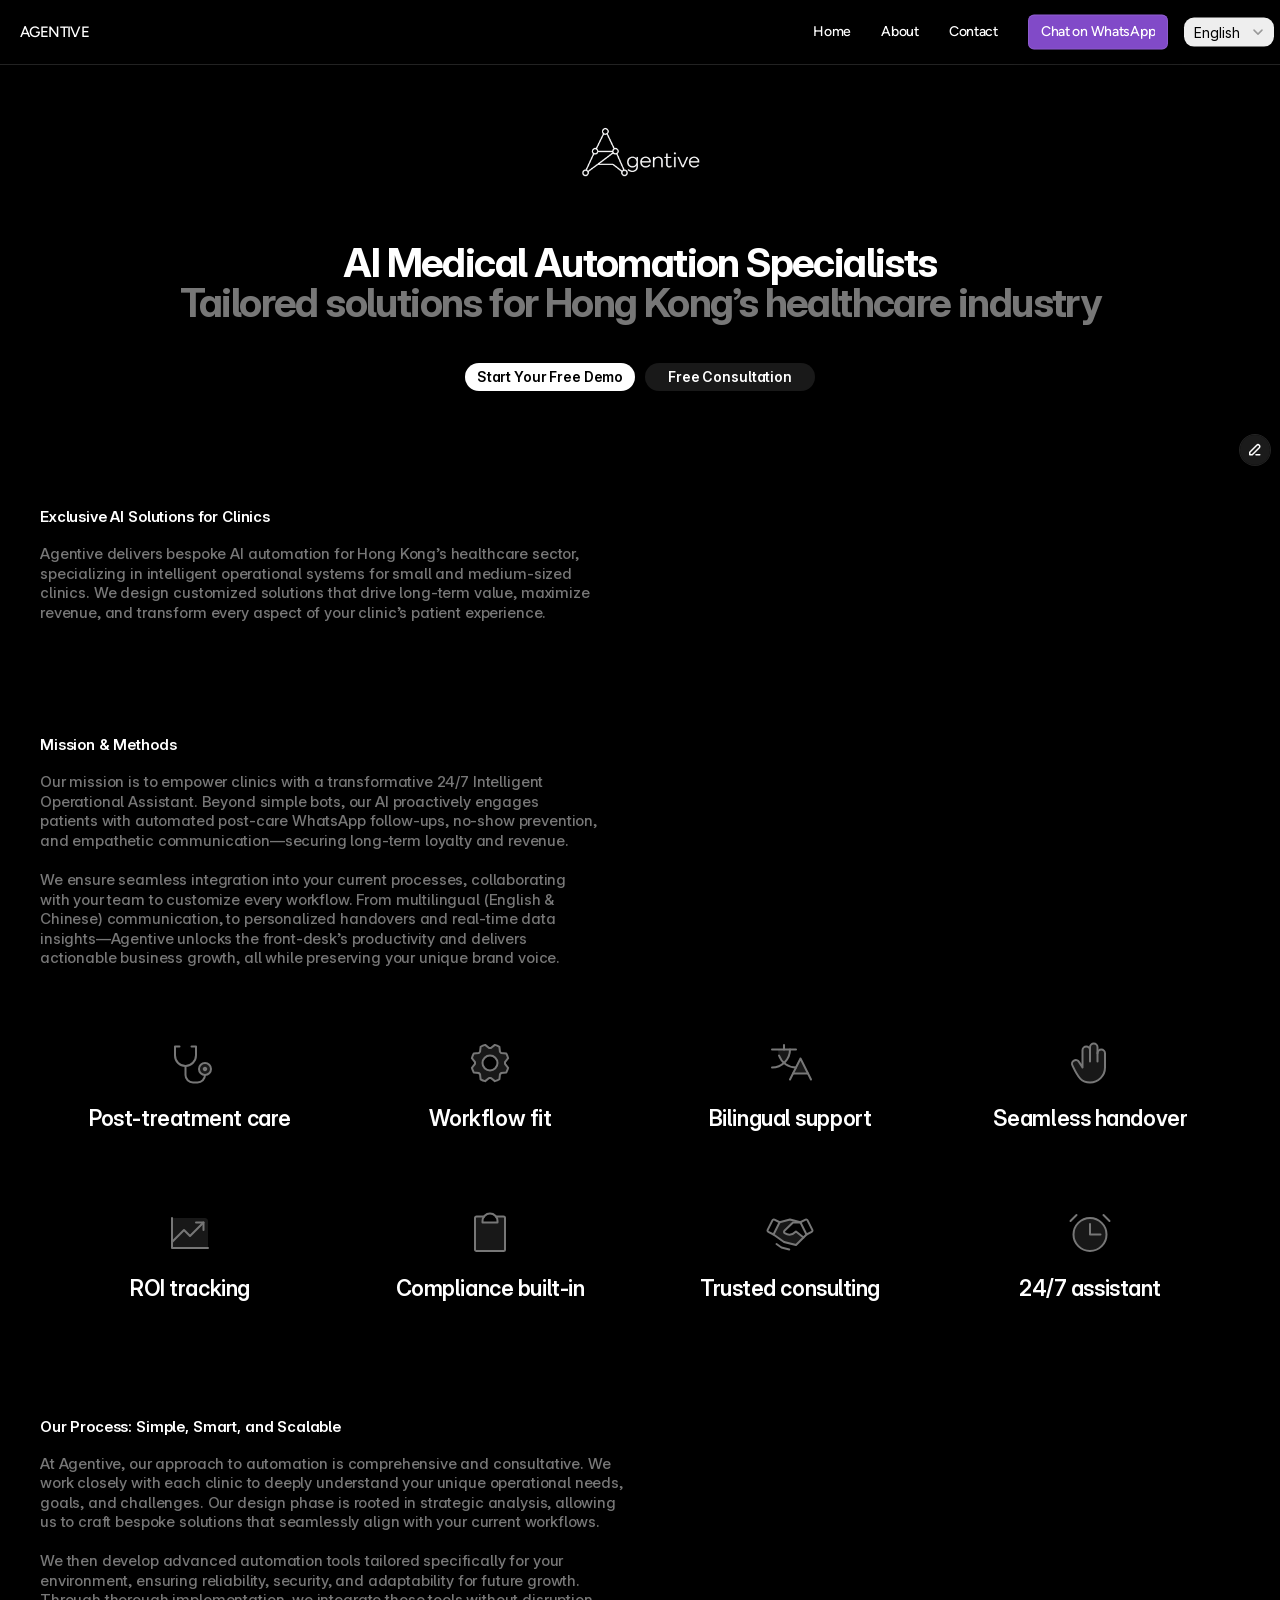
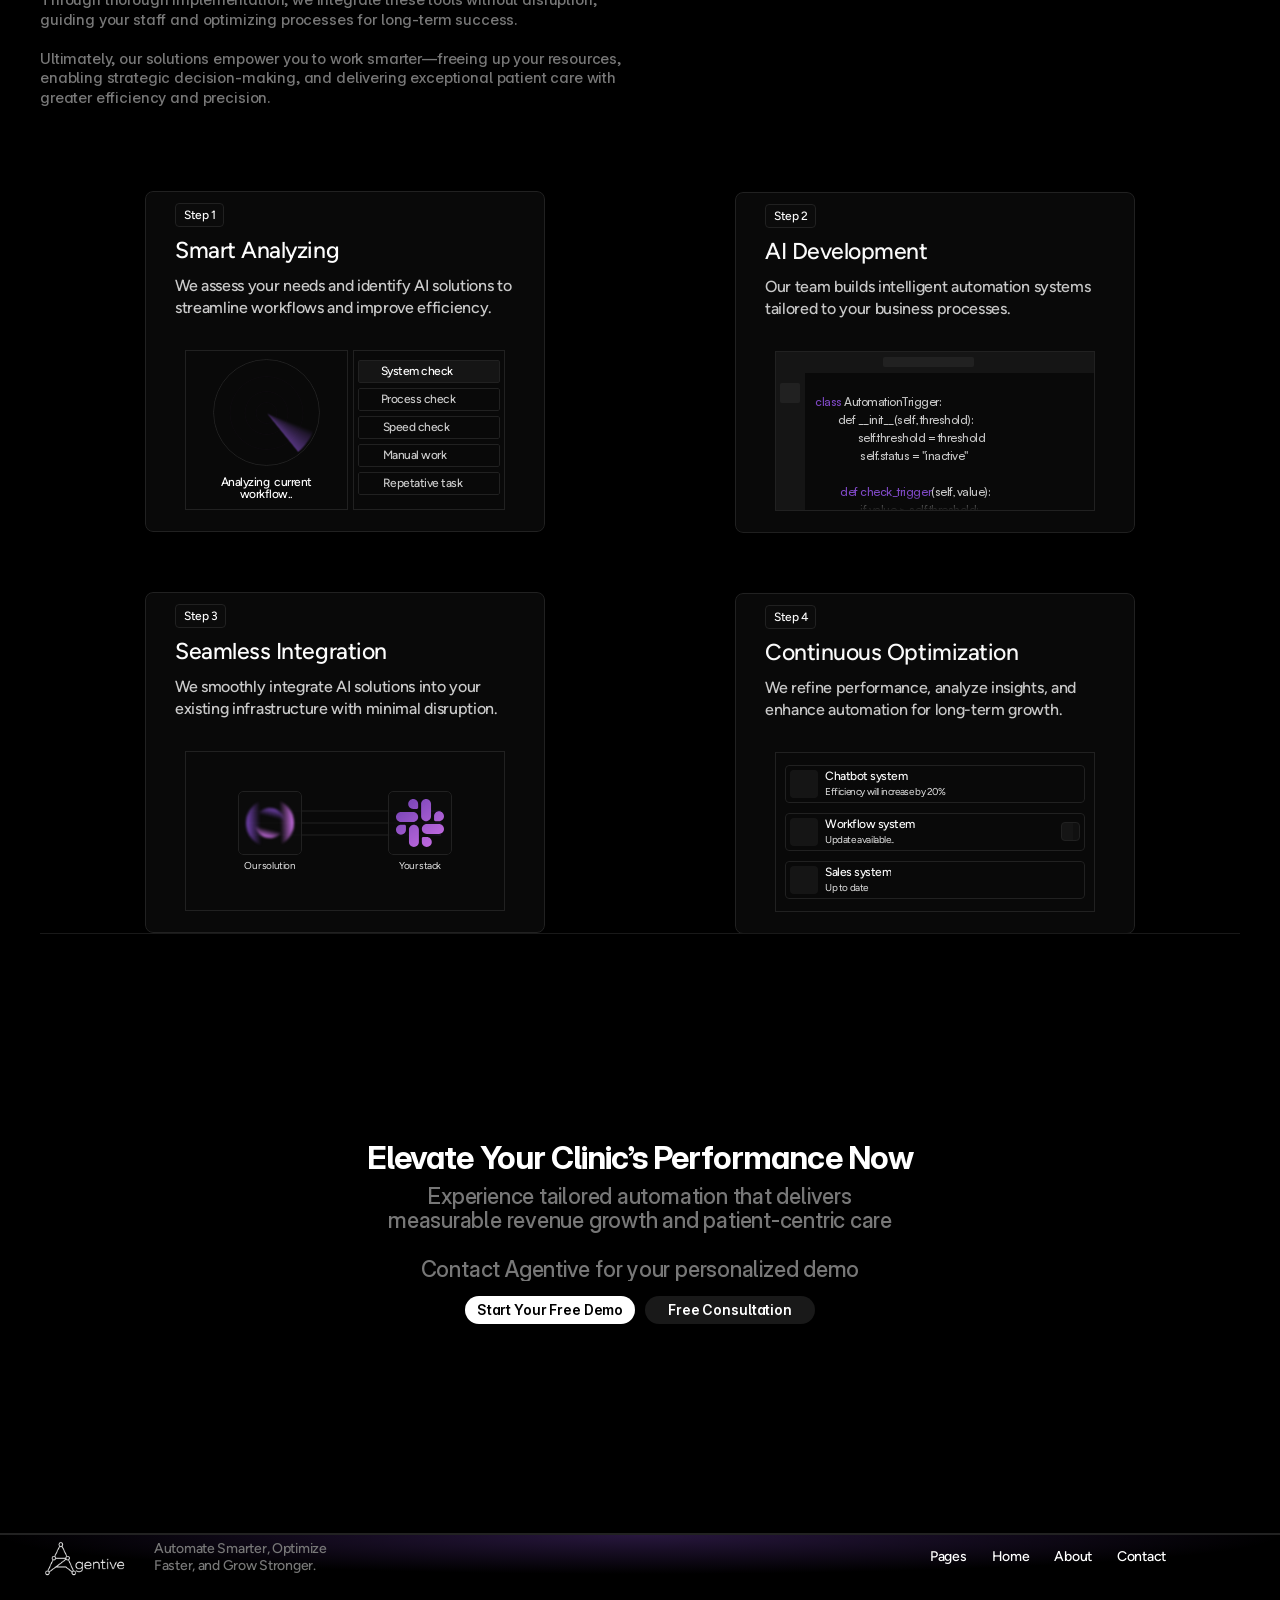
<file: about/index.html>
<!DOCTYPE html>
<html lang="yue-Hant-HK"><head>
<base href="/">
<link rel="stylesheet" href="/styles.css"><script>(function(){var f=window.fetch;window.fetch=function(u,o){if(typeof u==='string'&&u.includes('.framercms')){return f('/assets/cms/'+u.split('/').pop(),o);}return f(u,o);};})();</script>
	<meta charset="utf-8">
	<meta name="viewport" content="width=device-width">
	<meta name="generator" content="Framer 43e8337">
	<title>AGENTIVE - Above</title>
    <meta name="description" content="Agentive delivers bespoke AI automation for Hong Kong’s healthcare sector, specializing in intelligent operational systems for small and medium-sized clinics. ">
    <meta name="framer-search-index" content="https://framerusercontent.com/sites/32BxVA86kiDzz6ZQGJ1eU2/searchIndex-IHhPJekIzUy6.json">
    <meta name="framer-search-index-fallback" content="https://framerusercontent.com/sites/32BxVA86kiDzz6ZQGJ1eU2/searchIndex-4Y8fl9iG0Eyk.json">
    <link href="assets/images/image-extra-1.png" rel="icon" media="(prefers-color-scheme: light)">
    <link href="assets/images/image-extra-2.png" rel="icon" media="(prefers-color-scheme: dark)">
    <link rel="apple-touch-icon" href="assets/images/image-extra-1.png">
    <!-- Open Graph -->
    <meta property="og:type" content="website">
    <meta property="og:title" content="AGENTIVE - Above">
    <meta property="og:description" content="Agentive delivers bespoke AI automation for Hong Kong’s healthcare sector, specializing in intelligent operational systems for small and medium-sized clinics. ">
    <meta property="og:image" content="assets/images/image-extra-3.png">
    <!-- X -->
    <meta name="twitter:card" content="summary_large_image">
    <meta name="twitter:title" content="AGENTIVE - Above">
    <meta name="twitter:description" content="Agentive delivers bespoke AI automation for Hong Kong’s healthcare sector, specializing in intelligent operational systems for small and medium-sized clinics. ">
    <meta name="twitter:image" content="assets/images/image-extra-3.png">
	
	
	<script>try{if(localStorage.getItem("__framer_force_showing_editorbar_since")){const n=document.createElement("link");n.rel="modulepreload";n.href="https://framer.com/edit/init.mjs";document.head.appendChild(n)}}catch(e){}</script><link rel="modulepreload" href="https://framer.com/edit/init.mjs">
	<link rel="canonical" href="https://agentive.framer.wiki/about"><meta property="og:url" content="https://agentive.framer.wiki/about"><!-- Start of headStart -->
    
    <!-- End of headStart -->
	
	
	<link href="https://fonts.gstatic.com" rel="preconnect" crossorigin="">
    <link href="https://fonts.gstatic.com" rel="preconnect" crossorigin="">
	
	<meta name="robots" content="max-image-preview:large"><link rel="alternate" href="https://agentive.framer.wiki/about" hreflang="yue-Hant-HK"><link rel="alternate" href="https://agentive.framer.wiki/yue-hant/about" hreflang="zh-Hant-HK"><link rel="alternate" href="https://agentive.framer.wiki/about" hreflang="x-default"><!-- Start of headEnd -->
    
    <!-- End of headEnd -->
	
</head>
<body>
	
	<!-- Start of bodyStart -->
    
    <!-- End of bodyStart -->
	
	<div id="main" data-framer-hydrate-v2="{&quot;routeId&quot;:&quot;bxqE1FON9&quot;,&quot;localeId&quot;:&quot;default&quot;,&quot;breakpoints&quot;:[{&quot;hash&quot;:&quot;1jnkho3&quot;,&quot;mediaQuery&quot;:&quot;(min-width: 1200px)&quot;},{&quot;hash&quot;:&quot;m39z1q&quot;,&quot;mediaQuery&quot;:&quot;(min-width: 810px) and (max-width: 1199.98px)&quot;},{&quot;hash&quot;:&quot;1aboaa9&quot;,&quot;mediaQuery&quot;:&quot;(max-width: 809.98px)&quot;},{&quot;hash&quot;:&quot;1kjwutx&quot;,&quot;mediaQuery&quot;:&quot;(min-width: 1200px)&quot;},{&quot;hash&quot;:&quot;1jtl6r4&quot;,&quot;mediaQuery&quot;:&quot;(min-width: 810px) and (max-width: 1199.98px)&quot;},{&quot;hash&quot;:&quot;h7qui&quot;,&quot;mediaQuery&quot;:&quot;(max-width: 809.98px)&quot;}]}" data-framer-ssr-released-at="2026-06-26T12:53:25.744Z" data-framer-page-optimized-at="2026-06-27T12:17:04.033Z" data-framer-generated-page=""><!--$--><div class="framer-8u4Un framer-1kjwutx" data-layout-template="true" style="min-height:100vh;width:auto"><div class="framer-eumtsr-container" data-framer-appear-id="eumtsr" data-framer-layout-hint-center-x="true" style="opacity: 0.001; transform: translateX(-50%) translateY(-150px); will-change: transform;"><div class="ssr-variant hidden-h7qui"><nav class="framer-A9Ze8 framer-OWAph framer-7M6Cu framer-dfm1g framer-v-dfm1g" data-border="true" data-framer-name="Desktop" style="--border-bottom-width: 1px; --border-color: var(--token-313dd4d6-9859-4bdd-889b-954a849d13e3, rgb(34, 34, 34)); --border-left-width: 0px; --border-right-width: 0px; --border-style: solid; --border-top-width: 0px; background-color: var(--token-aae92d1e-1be4-447e-8038-565c6944f982, rgb(0, 0, 0)); width: 100%; opacity: 1;"><div class="framer-213vcd" data-framer-name="Desktop" style="border-radius: 4px; transform: translateY(-50%); opacity: 1;"><div class="framer-1ft1nof" data-framer-name="AGENTIVE" data-framer-component-type="RichTextContainer" style="justify-content: center; transform: none; opacity: 1;"><p class="framer-text framer-styles-preset-13sktzi" data-styles-preset="ZlAG9svTx" dir="auto" style="--framer-text-alignment:left"><!--$--><a class="framer-text framer-styles-preset-1arsep9" data-styles-preset="PeLcf7ehs" href="./">AGENTIVE</a><!--/$--></p></div><div class="framer-1crjnrv" data-framer-name="Container" style="border-radius: 8px; opacity: 1;"><div class="framer-1m1tss8" data-framer-name="Links" style="opacity: 1;"><!--$--><div class="framer-axg5ss-container" style="opacity: 1;"><!--$--><a class="framer-S7jH8 framer-4el2p framer-1fh2yjx framer-v-1fh2yjx framer-16xevj4" data-framer-name="Default" href="./" style="background-color: rgba(0, 0, 0, 0); border-radius: 4px; opacity: 1;"><div class="framer-odcd3z" data-framer-component-type="RichTextContainer" style="--framer-link-text-color: rgb(0, 153, 255); --framer-link-text-decoration: underline; transform: none; opacity: 1;"><p class="framer-text framer-styles-preset-x6ge9v" data-styles-preset="D1fS_zrfW">Home</p></div></a><!--/$--></div><!--/$--><!--$--><div class="framer-x8m3iw-container" style="opacity: 1;"><!--$--><a class="framer-S7jH8 framer-4el2p framer-1fh2yjx framer-v-1fh2yjx framer-16xevj4" data-framer-name="Default" href="./about" data-framer-page-link-current="true" style="background-color: rgba(0, 0, 0, 0); border-radius: 4px; opacity: 1;"><div class="framer-odcd3z" data-framer-component-type="RichTextContainer" style="--framer-link-text-color: rgb(0, 153, 255); --framer-link-text-decoration: underline; transform: none; opacity: 1;"><p class="framer-text framer-styles-preset-x6ge9v" data-styles-preset="D1fS_zrfW">About</p></div></a><!--/$--></div><!--/$--><!--$--><div class="framer-1kuqyx3-container" style="opacity: 1;"><!--$--><a class="framer-S7jH8 framer-4el2p framer-1fh2yjx framer-v-1fh2yjx framer-16xevj4" data-framer-name="Default" href="./contact" style="background-color: rgba(0, 0, 0, 0); border-radius: 4px; opacity: 1;"><div class="framer-odcd3z" data-framer-component-type="RichTextContainer" style="--framer-link-text-color: rgb(0, 153, 255); --framer-link-text-decoration: underline; transform: none; opacity: 1;"><p class="framer-text framer-styles-preset-x6ge9v" data-styles-preset="D1fS_zrfW">Contact</p></div></a><!--/$--></div><!--/$--></div><div class="framer-1utn9go" data-framer-name="Button" style="opacity: 1;"><div class="framer-1hhz98c-container" style="opacity: 1;"><!--$--><a class="framer-mscS8 framer-OWAph framer-4el2p framer-1e5l598 framer-v-1dhrp5e framer-x05rpg" data-border="true" data-framer-name="Small" href="https://wa.me/85264185542?text=Hi%2C%20I%E2%80%99d%20like%20to%20book%20a%20consultation." target="_blank" rel="noopener" style="--border-bottom-width: 1px; --border-color: var(--token-6839e435-35f3-4ab3-b723-e98c27e525bc, rgba(255, 255, 255, 0.1)); --border-left-width: 1px; --border-right-width: 1px; --border-style: solid; --border-top-width: 1px; background-color: var(--token-a888adc2-3d05-4d6f-88b7-8dab97418795, rgb(129, 74, 200)); border-radius: 6px; box-shadow: rgba(0, 0, 0, 0.15) 0px 0.706592px 0.706592px -0.625px, rgba(0, 0, 0, 0.14) 0px 1.80656px 1.80656px -1.25px, rgba(0, 0, 0, 0.14) 0px 3.62176px 3.62176px -1.875px, rgba(0, 0, 0, 0.13) 0px 6.8656px 6.8656px -2.5px, rgba(0, 0, 0, 0.1) 0px 13.6468px 13.6468px -3.125px, rgba(0, 0, 0, 0.05) 0px 30px 30px -3.75px; opacity: 1;"><div class="framer-1hhkatf" data-framer-name="Text Container" style="opacity: 1;"><div class="framer-15k178i" data-framer-name="1st state" style="opacity: 1;"><div class="framer-1bob7ie" data-framer-component-type="RichTextContainer" style="--framer-link-text-color: rgb(0, 153, 255); --framer-link-text-decoration: underline; --framer-paragraph-spacing: 0px; transform: none; opacity: 1;"><p class="framer-text framer-styles-preset-x6ge9v" data-styles-preset="D1fS_zrfW">Chat on WhatsApp</p></div></div><div class="framer-4obbbk" data-framer-name="2nd state" style="opacity: 1;"><div class="framer-134t9n" data-framer-component-type="RichTextContainer" style="--framer-link-text-color: rgb(0, 153, 255); --framer-link-text-decoration: underline; --framer-paragraph-spacing: 0px; transform: none; opacity: 1;"><p class="framer-text framer-styles-preset-x6ge9v" data-styles-preset="D1fS_zrfW">Chat on WhatsApp</p></div></div></div></a><!--/$--></div></div><div class="framer-l9j6sq-container" style="opacity: 1;"><!--$--><div class="framer-locale-picker" style="height:100%;width:100%"><label for=":R2ularkqop:">Select Language</label><select id=":R2ularkqop:" autocomplete="off"><option value="default" selected="">English</option><option value="fp2LS0cvj">中文</option></select><div class="input" style="font-family:&quot;Inter&quot;, &quot;Inter Placeholder&quot;, sans-serif;font-size:14px;font-style:normal;font-weight:400;letter-spacing:0em;line-height:1.5em;--framer-background-color:rgb(238, 238, 238);--framer-color:rgb(0, 0, 0);padding:10px;border-radius:10px;border:none;--framer-focus-outline:1px solid rgb(0, 153, 255);--framer-focus-outline-offset:0px;gap:5px"><div class="title">English</div><div class="caret"><svg xmlns="http://www.w3.org/2000/svg" viewBox="0 0 12 12" width="12" height="12"><path d="M 2 4.5 L 6 8.5 L 10 4.5" fill="none" stroke="rgb(153, 153, 153)" stroke-width="1.5" stroke-linecap="round" stroke-linejoin="round"></path></svg></div></div></div><!--/$--></div></div></div></nav></div></div><div data-framer-root="" class="framer-oUahK framer-oFeWm framer-ITYqi framer-AIo2h framer-1jnkho3" style="min-height:100vh;width:auto;display:contents"><div class="framer-1qbx271" data-framer-name="Navigation"></div><div class="framer-85t2s2"><div class="ssr-variant"><div class="framer-1lveydy" data-framer-name="Company Logo"><div style="position:absolute;border-radius:inherit;corner-shape:inherit;top:0;right:0;bottom:0;left:0" data-framer-background-image-wrapper="true"><img decoding="auto" width="1912" height="823" sizes="(min-width: 1200px) min(160px, min((100vw - 40px) * 0.95, 1200px)), (min-width: 810px) and (max-width: 1199.98px) min(160px, min((100vw - 40px) * 0.95, 1200px)), (max-width: 809.98px) 160px" srcset="assets/images/company-logo-2.png 512w,assets/images/company-logo-3.png 1024w,assets/images/company-logo-1.png 1912w" src="assets/images/company-logo-1.png" alt="" style="display:block;width:100%;height:100%;border-radius:inherit;corner-shape:inherit;object-position:center;object-fit:contain"></div></div></div><div class="framer-6japu2"><div class="ssr-variant hidden-1aboaa9"><div class="framer-1buf90u" data-framer-component-type="RichTextContainer" style="transform:none"><h1 dir="auto" style="--font-selector:SW50ZXItVmFyaWFibGVWRj1JbTl3YzNvaUlETXlMQ0FpZDJkb2RDSWdOekF3;--framer-font-family:&quot;Inter Variable&quot;, &quot;Inter Variable Placeholder&quot;, sans-serif;--framer-font-open-type-features:'cv01' on, 'cv09' on, 'cv11' on, 'cv05' on, 'ss03' on;--framer-font-size:40px;--framer-font-variation-axes:&quot;opsz&quot; 32, &quot;wght&quot; 700;--framer-letter-spacing:-0.04em;--framer-line-height:1em;--framer-text-alignment:center;--framer-text-color:var(--token-8961fb69-0ea3-46ab-8b8e-1f9187ebd1a9, rgb(255, 255, 255))" class="framer-text">AI Medical Automation Specialists</h1></div></div><div class="ssr-variant hidden-1aboaa9"><div class="framer-gszpha" data-framer-component-type="RichTextContainer" style="transform:none"><h1 dir="auto" style="--font-selector:SW50ZXItVmFyaWFibGVWRj1JbTl3YzNvaUlETXlMQ0FpZDJkb2RDSWdOekF3;--framer-font-family:&quot;Inter Variable&quot;, &quot;Inter Variable Placeholder&quot;, sans-serif;--framer-font-open-type-features:'cv01' on, 'cv09' on, 'cv11' on, 'cv05' on, 'ss03' on;--framer-font-size:40px;--framer-font-variation-axes:&quot;opsz&quot; 32, &quot;wght&quot; 700;--framer-letter-spacing:-0.04em;--framer-line-height:1em;--framer-text-alignment:center;--framer-text-color:var(--token-d3650bef-13f5-49bd-88f0-8a82034ef0d6, rgb(119, 119, 119))" class="framer-text">Tailored solutions for Hong Kong’s healthcare industry</h1></div></div></div><div class="framer-1nbnvow"><!--$--><a class="framer-146djzm framer-1wb5kzv" href="https://wa.me/85294093957?text=Hi%2C%20I%E2%80%99d%20like%20to%20start%20the%20Free%20Demo." target="_blank" rel="noopener"><div class="framer-jz8d8b" data-framer-component-type="RichTextContainer" style="transform:none"><p dir="auto" style="--font-selector:SW50ZXItVmFyaWFibGVWRj1JbTl3YzNvaUlESXdMQ0FpZDJkb2RDSWdOakF3;--framer-font-family:&quot;Inter Variable&quot;, &quot;Inter Variable Placeholder&quot;, sans-serif;--framer-font-open-type-features:'cv09' on, 'cv01' on, 'cv11' on, 'cv05' on;--framer-font-size:14px;--framer-font-variation-axes:&quot;opsz&quot; 20, &quot;wght&quot; 600;--framer-letter-spacing:-0.01em;--framer-line-height:1em;--framer-text-alignment:center;--framer-text-color:var(--token-26b2fd9f-cb04-4e12-920b-6e002294676e, rgb(0, 0, 0))" class="framer-text">Start Your Free Demo</p></div></a><!--/$--><!--$--><a class="framer-1u6b2sp framer-1wb5kzv" href="https://wa.me/85264185542?text=Hi%2C%20I%E2%80%99d%20like%20to%20book%20a%20consultation." target="_blank" rel="noopener"><div class="framer-b7b022" data-framer-component-type="RichTextContainer" style="transform:none"><p dir="auto" style="--font-selector:SW50ZXItVmFyaWFibGVWRj1JbTl3YzNvaUlESXdMQ0FpZDJkb2RDSWdOakF3;--framer-font-family:&quot;Inter Variable&quot;, &quot;Inter Variable Placeholder&quot;, sans-serif;--framer-font-open-type-features:'cv09' on, 'cv01' on, 'cv11' on, 'cv05' on;--framer-font-size:14px;--framer-font-variation-axes:&quot;opsz&quot; 20, &quot;wght&quot; 600;--framer-letter-spacing:-0.01em;--framer-line-height:1em;--framer-text-alignment:center;--framer-text-color:var(--token-8961fb69-0ea3-46ab-8b8e-1f9187ebd1a9, rgb(255, 255, 255))" class="framer-text">Free Consultation</p></div></a><!--/$--></div></div><div class="framer-10h30o0"><div class="framer-1b6dt44" data-framer-component-type="RichTextContainer" style="transform:none"><h1 dir="auto" style="--font-selector:SW50ZXItVmFyaWFibGVWRj1JbTl3YzNvaUlESTBMQ0FpZDJkb2RDSWdOakF3;--framer-font-family:&quot;Inter Variable&quot;, &quot;Inter Variable Placeholder&quot;, sans-serif;--framer-font-open-type-features:'cv01' on, 'cv09' on, 'cv11' on, 'cv05' on;--framer-font-size:15px;--framer-font-variation-axes:&quot;opsz&quot; 24, &quot;wght&quot; 600;--framer-letter-spacing:-0.01em;--framer-line-height:1em;--framer-text-alignment:center;--framer-text-color:var(--token-8961fb69-0ea3-46ab-8b8e-1f9187ebd1a9, rgb(255, 255, 255))" class="framer-text">Exclusive AI Solutions for Clinics</h1></div><div class="framer-w9ugcg" data-framer-component-type="RichTextContainer" style="transform:none"><h2 dir="auto" style="--font-selector:SW50ZXItVmFyaWFibGVWRj1JbTl3YzNvaUlESTBMQ0FpZDJkb2RDSWdOVEF3;--framer-font-family:&quot;Inter Variable&quot;, &quot;Inter Variable Placeholder&quot;, sans-serif;--framer-font-open-type-features:'cv01' on, 'cv09' on, 'cv11' on, 'cv05' on, 'ss03' on;--framer-font-size:15px;--framer-font-variation-axes:&quot;opsz&quot; 24, &quot;wght&quot; 500;--framer-letter-spacing:-0.01em;--framer-line-height:1.3em;--framer-text-alignment:left;--framer-text-color:var(--token-ed724e25-7ff9-40e4-a153-c8f5351e85cb, rgb(119, 119, 119))" class="framer-text">Agentive delivers bespoke AI automation for Hong Kong’s healthcare sector, specializing in intelligent operational systems for small and medium-sized clinics. We design customized solutions that drive long-term value, maximize revenue, and transform every aspect of your clinic’s patient experience.</h2></div></div><div class="framer-12b2dco"><div class="framer-1u2fvqa" data-framer-component-type="RichTextContainer" style="transform:none"><h1 dir="auto" style="--font-selector:SW50ZXItVmFyaWFibGVWRj1JbTl3YzNvaUlESTBMQ0FpZDJkb2RDSWdOakF3;--framer-font-family:&quot;Inter Variable&quot;, &quot;Inter Variable Placeholder&quot;, sans-serif;--framer-font-open-type-features:'cv01' on, 'cv09' on, 'cv11' on, 'cv05' on;--framer-font-size:15px;--framer-font-variation-axes:&quot;opsz&quot; 24, &quot;wght&quot; 600;--framer-letter-spacing:-0.01em;--framer-line-height:1em;--framer-text-alignment:center;--framer-text-color:var(--token-8961fb69-0ea3-46ab-8b8e-1f9187ebd1a9, rgb(255, 255, 255))" class="framer-text">Mission &amp; Methods</h1></div><div class="framer-nvte10" data-framer-component-type="RichTextContainer" style="transform:none"><h2 dir="auto" style="--font-selector:SW50ZXItVmFyaWFibGVWRj1JbTl3YzNvaUlESTBMQ0FpZDJkb2RDSWdOVEF3;--framer-font-family:&quot;Inter Variable&quot;, &quot;Inter Variable Placeholder&quot;, sans-serif;--framer-font-open-type-features:'cv01' on, 'cv09' on, 'cv11' on, 'cv05' on, 'ss03' on;--framer-font-size:15px;--framer-font-variation-axes:&quot;opsz&quot; 24, &quot;wght&quot; 500;--framer-letter-spacing:-0.01em;--framer-line-height:1.3em;--framer-text-alignment:left;--framer-text-color:var(--token-ed724e25-7ff9-40e4-a153-c8f5351e85cb, rgb(119, 119, 119))" class="framer-text">Our mission is to empower clinics with a transformative 24/7 Intelligent Operational Assistant. Beyond simple bots, our AI proactively engages patients with automated post-care WhatsApp follow-ups, no-show prevention, and empathetic communication—securing long-term loyalty and revenue.</h2></div><div class="framer-11k1egk" data-framer-component-type="RichTextContainer" style="transform:none"><h2 dir="auto" style="--font-selector:SW50ZXItVmFyaWFibGVWRj1JbTl3YzNvaUlESTBMQ0FpZDJkb2RDSWdOVEF3;--framer-font-family:&quot;Inter Variable&quot;, &quot;Inter Variable Placeholder&quot;, sans-serif;--framer-font-open-type-features:'cv01' on, 'cv09' on, 'cv11' on, 'cv05' on, 'ss03' on;--framer-font-size:15px;--framer-font-variation-axes:&quot;opsz&quot; 24, &quot;wght&quot; 500;--framer-letter-spacing:-0.01em;--framer-line-height:1.3em;--framer-text-alignment:left;--framer-text-color:var(--token-ed724e25-7ff9-40e4-a153-c8f5351e85cb, rgb(119, 119, 119))" class="framer-text">We ensure seamless integration into your current processes, collaborating with your team to customize every workflow. From multilingual (English &amp; Chinese) communication, to personalized handovers and real-time data insights—Agentive unlocks the front-desk’s productivity and delivers actionable business growth, all while preserving your unique brand voice.</h2></div></div><div class="framer-rwhh4c"><div class="framer-ws8whf"><div class="framer-1vt6yg2"><svg class="framer-MAhYj framer-14py8st" role="presentation" viewBox="0 0 24 24"><use href="#2892055425"></use></svg><div class="ssr-variant hidden-m39z1q hidden-1aboaa9"><div class="framer-10zpizh" data-framer-component-type="RichTextContainer" style="transform:none"><h3 dir="auto" style="--font-selector:SW50ZXItVmFyaWFibGVWRj1JbTl3YzNvaUlETXlMQ0FpZDJkb2RDSWdOakF3;--framer-font-family:&quot;Inter Variable&quot;, &quot;Inter Variable Placeholder&quot;, sans-serif;--framer-font-open-type-features:'cv01' on, 'cv09' on, 'cv11' on, 'cv05' on, 'ss03' on;--framer-font-size:22px;--framer-font-variation-axes:&quot;opsz&quot; 32, &quot;wght&quot; 600;--framer-letter-spacing:-0.02em;--framer-line-height:1em;--framer-text-alignment:center;--framer-text-color:var(--token-8961fb69-0ea3-46ab-8b8e-1f9187ebd1a9, rgb(255, 255, 255))" class="framer-text">Post-treatment care</h3></div></div></div><div class="framer-bxu9hf"><svg class="framer-SdjjD framer-vd6k2d" role="presentation" viewBox="0 0 24 24"><use href="#2269335457"></use></svg><div class="ssr-variant hidden-m39z1q hidden-1aboaa9"><div class="framer-1hci760" data-framer-component-type="RichTextContainer" style="transform:none"><h3 dir="auto" style="--font-selector:SW50ZXItVmFyaWFibGVWRj1JbTl3YzNvaUlETXlMQ0FpZDJkb2RDSWdOakF3;--framer-font-family:&quot;Inter Variable&quot;, &quot;Inter Variable Placeholder&quot;, sans-serif;--framer-font-open-type-features:'cv01' on, 'cv09' on, 'cv11' on, 'cv05' on, 'ss03' on;--framer-font-size:22px;--framer-font-variation-axes:&quot;opsz&quot; 32, &quot;wght&quot; 600;--framer-letter-spacing:-0.02em;--framer-line-height:1em;--framer-text-alignment:center;--framer-text-color:var(--token-8961fb69-0ea3-46ab-8b8e-1f9187ebd1a9, rgb(255, 255, 255))" class="framer-text">Workflow fit</h3></div></div></div><div class="framer-edkfp1"><svg class="framer-A97cn framer-ticf5c" role="presentation" viewBox="0 0 24 24"><use href="#3526600658"></use></svg><div class="ssr-variant hidden-m39z1q hidden-1aboaa9"><div class="framer-18cfrbj" data-framer-component-type="RichTextContainer" style="transform:none"><h3 dir="auto" style="--font-selector:SW50ZXItVmFyaWFibGVWRj1JbTl3YzNvaUlETXlMQ0FpZDJkb2RDSWdOakF3;--framer-font-family:&quot;Inter Variable&quot;, &quot;Inter Variable Placeholder&quot;, sans-serif;--framer-font-open-type-features:'cv01' on, 'cv09' on, 'cv11' on, 'cv05' on, 'ss03' on;--framer-font-size:22px;--framer-font-variation-axes:&quot;opsz&quot; 32, &quot;wght&quot; 600;--framer-letter-spacing:-0.02em;--framer-line-height:1em;--framer-text-alignment:center;--framer-text-color:var(--token-8961fb69-0ea3-46ab-8b8e-1f9187ebd1a9, rgb(255, 255, 255))" class="framer-text">Bilingual support</h3></div></div></div><div class="framer-dgvfiz"><svg class="framer-pCRE2 framer-1tqfegj" role="presentation" viewBox="0 0 24 24"><use href="#3004488711"></use></svg><div class="ssr-variant hidden-m39z1q hidden-1aboaa9"><div class="framer-1ow3yeq" data-framer-component-type="RichTextContainer" style="transform:none"><h3 dir="auto" style="--font-selector:SW50ZXItVmFyaWFibGVWRj1JbTl3YzNvaUlETXlMQ0FpZDJkb2RDSWdOakF3;--framer-font-family:&quot;Inter Variable&quot;, &quot;Inter Variable Placeholder&quot;, sans-serif;--framer-font-open-type-features:'cv01' on, 'cv09' on, 'cv11' on, 'cv05' on, 'ss03' on;--framer-font-size:22px;--framer-font-variation-axes:&quot;opsz&quot; 32, &quot;wght&quot; 600;--framer-letter-spacing:-0.02em;--framer-line-height:1em;--framer-text-alignment:center;--framer-text-color:var(--token-8961fb69-0ea3-46ab-8b8e-1f9187ebd1a9, rgb(255, 255, 255))" class="framer-text">Seamless handover</h3></div></div></div></div><div class="framer-1yvixie"><div class="framer-143jxdv"><svg class="framer-DkID7 framer-j5crfh" role="presentation" viewBox="0 0 24 24"><use href="#987190984"></use></svg><div class="ssr-variant hidden-m39z1q hidden-1aboaa9"><div class="framer-1lecuqs" data-framer-component-type="RichTextContainer" style="transform:none"><h3 dir="auto" style="--font-selector:SW50ZXItVmFyaWFibGVWRj1JbTl3YzNvaUlETXlMQ0FpZDJkb2RDSWdOakF3;--framer-font-family:&quot;Inter Variable&quot;, &quot;Inter Variable Placeholder&quot;, sans-serif;--framer-font-open-type-features:'cv01' on, 'cv09' on, 'cv11' on, 'cv05' on, 'ss03' on;--framer-font-size:22px;--framer-font-variation-axes:&quot;opsz&quot; 32, &quot;wght&quot; 600;--framer-letter-spacing:-0.02em;--framer-line-height:1em;--framer-text-alignment:center;--framer-text-color:var(--token-8961fb69-0ea3-46ab-8b8e-1f9187ebd1a9, rgb(255, 255, 255))" class="framer-text">ROI tracking</h3></div></div></div><div class="framer-12wh789"><svg class="framer-O2OdC framer-1drva4j" role="presentation" viewBox="0 0 24 24"><use href="#3576932613"></use></svg><div class="ssr-variant hidden-m39z1q hidden-1aboaa9"><div class="framer-10gzmuu" data-framer-component-type="RichTextContainer" style="transform:none"><h3 dir="auto" style="--font-selector:SW50ZXItVmFyaWFibGVWRj1JbTl3YzNvaUlETXlMQ0FpZDJkb2RDSWdOakF3;--framer-font-family:&quot;Inter Variable&quot;, &quot;Inter Variable Placeholder&quot;, sans-serif;--framer-font-open-type-features:'cv01' on, 'cv09' on, 'cv11' on, 'cv05' on, 'ss03' on;--framer-font-size:22px;--framer-font-variation-axes:&quot;opsz&quot; 32, &quot;wght&quot; 600;--framer-letter-spacing:-0.02em;--framer-line-height:1em;--framer-text-alignment:center;--framer-text-color:var(--token-8961fb69-0ea3-46ab-8b8e-1f9187ebd1a9, rgb(255, 255, 255))" class="framer-text">Compliance built-in</h3></div></div></div><div class="framer-he90ny"><svg class="framer-CCPgn framer-xo2d0" role="presentation" viewBox="0 0 24 24"><use href="#654422706"></use></svg><div class="ssr-variant hidden-m39z1q hidden-1aboaa9"><div class="framer-17lobjh" data-framer-component-type="RichTextContainer" style="transform:none"><h3 dir="auto" style="--font-selector:SW50ZXItVmFyaWFibGVWRj1JbTl3YzNvaUlETXlMQ0FpZDJkb2RDSWdOakF3;--framer-font-family:&quot;Inter Variable&quot;, &quot;Inter Variable Placeholder&quot;, sans-serif;--framer-font-open-type-features:'cv01' on, 'cv09' on, 'cv11' on, 'cv05' on, 'ss03' on;--framer-font-size:22px;--framer-font-variation-axes:&quot;opsz&quot; 32, &quot;wght&quot; 600;--framer-letter-spacing:-0.02em;--framer-line-height:1em;--framer-text-alignment:center;--framer-text-color:var(--token-8961fb69-0ea3-46ab-8b8e-1f9187ebd1a9, rgb(255, 255, 255))" class="framer-text">Trusted consulting</h3></div></div></div><div class="framer-1wdtyci"><svg class="framer-F4mj7 framer-185k3r8" role="presentation" viewBox="0 0 24 24"><use href="#989797745"></use></svg><div class="ssr-variant hidden-m39z1q hidden-1aboaa9"><div class="framer-ethcpq" data-framer-component-type="RichTextContainer" style="transform:none"><h3 dir="auto" style="--font-selector:SW50ZXItVmFyaWFibGVWRj1JbTl3YzNvaUlETXlMQ0FpZDJkb2RDSWdOakF3;--framer-font-family:&quot;Inter Variable&quot;, &quot;Inter Variable Placeholder&quot;, sans-serif;--framer-font-open-type-features:'cv01' on, 'cv09' on, 'cv11' on, 'cv05' on, 'ss03' on;--framer-font-size:22px;--framer-font-variation-axes:&quot;opsz&quot; 32, &quot;wght&quot; 600;--framer-letter-spacing:-0.02em;--framer-line-height:1em;--framer-text-alignment:center;--framer-text-color:var(--token-8961fb69-0ea3-46ab-8b8e-1f9187ebd1a9, rgb(255, 255, 255))" class="framer-text">24/7 assistant</h3></div></div></div></div></div><div class="framer-ub1985"><div class="framer-18fe3u6" data-framer-component-type="RichTextContainer" style="transform:none"><h1 dir="auto" style="--font-selector:SW50ZXItVmFyaWFibGVWRj1JbTl3YzNvaUlESTBMQ0FpZDJkb2RDSWdOakF3;--framer-font-family:&quot;Inter Variable&quot;, &quot;Inter Variable Placeholder&quot;, sans-serif;--framer-font-open-type-features:'cv01' on, 'cv09' on, 'cv11' on, 'cv05' on;--framer-font-size:15px;--framer-font-variation-axes:&quot;opsz&quot; 24, &quot;wght&quot; 600;--framer-letter-spacing:-0.01em;--framer-line-height:1em;--framer-text-alignment:center;--framer-text-color:var(--token-8961fb69-0ea3-46ab-8b8e-1f9187ebd1a9, rgb(255, 255, 255))" class="framer-text">Our Process: Simple, Smart, and Scalable</h1></div><div class="framer-1ufyob4" data-framer-component-type="RichTextContainer" style="transform:none"><h2 dir="auto" style="--font-selector:SW50ZXItVmFyaWFibGVWRj1JbTl3YzNvaUlESTBMQ0FpZDJkb2RDSWdOVEF3;--framer-font-family:&quot;Inter Variable&quot;, &quot;Inter Variable Placeholder&quot;, sans-serif;--framer-font-open-type-features:'cv01' on, 'cv09' on, 'cv11' on, 'cv05' on, 'ss03' on;--framer-font-size:15px;--framer-font-variation-axes:&quot;opsz&quot; 24, &quot;wght&quot; 500;--framer-letter-spacing:-0.01em;--framer-line-height:1.3em;--framer-text-alignment:left;--framer-text-color:var(--token-ed724e25-7ff9-40e4-a153-c8f5351e85cb, rgb(119, 119, 119))" class="framer-text">At Agentive, our approach to automation is comprehensive and consultative. We work closely with each clinic to deeply understand your unique operational needs, goals, and challenges. Our design phase is rooted in strategic analysis, allowing us to craft bespoke solutions that seamlessly align with your current workflows. <br class="framer-text"><br class="framer-text">We then develop advanced automation tools tailored specifically for your environment, ensuring reliability, security, and adaptability for future growth. Through thorough implementation, we integrate these tools without disruption, guiding your staff and optimizing processes for long-term success. <br class="framer-text"><br class="framer-text">Ultimately, our solutions empower you to work smarter—freeing up your resources, enabling strategic decision-making, and delivering exceptional patient care with greater efficiency and precision.</h2></div></div><section class="framer-1ja5f3k" data-framer-name="Process" id="process"><div class="framer-1kat19j" data-border="true" data-framer-name="Strategy card" style="will-change:transform;opacity:0;transform:translateY(50px)"><div class="framer-c01dmm" data-framer-name="Name and description"><div class="framer-dl7x21" data-framer-name="Top"><div class="framer-xy61sn" data-border="true" data-framer-name="step 1"><div class="framer-1j06itp" data-framer-component-type="RichTextContainer" style="transform:none"><p class="framer-text framer-styles-preset-1kdv3c8" data-styles-preset="PDoVxFHq4" dir="auto">Step 1</p></div></div><div class="framer-cwbhjp" data-framer-component-type="RichTextContainer" style="transform:none"><p class="framer-text framer-styles-preset-owv810" data-styles-preset="Ag1SUJs5E" dir="auto">Smart Analyzing</p></div></div><div class="framer-r8q8w3" data-framer-component-type="RichTextContainer" style="transform:none"><p class="framer-text framer-styles-preset-16w1u5n" data-styles-preset="csUbUKGQ_" dir="auto">We assess your needs and identify AI solutions to streamline workflows and improve efficiency.</p></div></div><div class="ssr-variant"><div class="framer-15bmlrg-container"><div class="framer-FlnpT framer-oFeWm framer-g1r6w4 framer-v-g1r6w4" data-framer-name="Analyze" style="width: 100%; opacity: 1;"><div class="framer-cmu0bh" data-border="true" data-framer-name="Left conatiner" style="--border-bottom-width: 1px; --border-color: var(--token-313dd4d6-9859-4bdd-889b-954a849d13e3, rgb(34, 34, 34)); --border-left-width: 1px; --border-right-width: 1px; --border-style: solid; --border-top-width: 1px; opacity: 1;"><div class="framer-1mups14-container" style="opacity: 1;"><div class="framer-ufxkF framer-eoetc5 framer-v-eoetc5" data-border="true" data-framer-name="Radar" style="--border-bottom-width: 1px; --border-color: var(--token-313dd4d6-9859-4bdd-889b-954a849d13e3, rgb(34, 34, 34)); --border-left-width: 1px; --border-right-width: 1px; --border-style: solid; --border-top-width: 1px; height: 100%; width: 100%; border-radius: 136px; opacity: 1;"><div class="framer-zagpp" data-framer-name="Circle outline" style="opacity:0.2;transform:translate(-50%, -50%)"><div class="framer-u2w4y0" data-border="true" data-framer-name="Big" style="--border-bottom-width: 1px; --border-color: rgba(223, 122, 254, 0.1); --border-left-width: 1px; --border-right-width: 1px; --border-style: solid; --border-top-width: 1px; border-radius: 1000px; opacity: 1;"></div><div class="framer-1ge12ns" data-border="true" data-framer-name="medium" style="--border-bottom-width: 1px; --border-color: rgba(223, 122, 254, 0.1); --border-left-width: 1px; --border-right-width: 1px; --border-style: solid; --border-top-width: 1px; border-radius: 1000px; opacity: 1;"></div><div class="framer-12hi76m" data-border="true" data-framer-name="smallest" style="--border-bottom-width: 1px; --border-color: rgba(223, 122, 254, 0.1); --border-left-width: 1px; --border-right-width: 1px; --border-style: solid; --border-top-width: 1px; border-radius: 1000px; opacity: 1;"></div></div><div class="framer-g1vpep" data-framer-name="Container" style="transform: translate(-50%, -50%); opacity: 1;"><div class="framer-1wq2jkj" data-framer-name="scan" style="background:conic-gradient(from 0deg at 50% 50%, rgba(153, 238, 255, 0) 329.7296967377534deg, rgba(129, 74, 200, 0.2) 337.0760305958886deg, rgba(129, 74, 200, 0.6) 360deg);will-change:transform;border-bottom-left-radius:169px;border-bottom-right-radius:169px;border-top-left-radius:169px;border-top-right-radius:169px;opacity:1;transform:none"></div></div></div></div><div class="framer-o3gxp1" data-framer-component-type="RichTextContainer" style="--framer-link-text-color: rgb(0, 153, 255); --framer-link-text-decoration: underline; transform: none; opacity: 1;"><p class="framer-text framer-styles-preset-1kdv3c8" data-styles-preset="PDoVxFHq4" style="--framer-text-alignment:center">Analyzing  current workflow..</p></div></div><div class="framer-1o8e6r5" data-border="true" data-framer-name="Right container" style="--border-bottom-width: 1px; --border-color: var(--token-313dd4d6-9859-4bdd-889b-954a849d13e3, rgb(34, 34, 34)); --border-left-width: 1px; --border-right-width: 1px; --border-style: solid; --border-top-width: 1px; opacity: 1;"><div class="framer-1abjwnq" data-border="true" data-framer-name="System check" style="--border-bottom-width: 1px; --border-color: var(--token-313dd4d6-9859-4bdd-889b-954a849d13e3, rgb(34, 34, 34)); --border-left-width: 1px; --border-right-width: 1px; --border-style: solid; --border-top-width: 1px; background-color: var(--token-cfb0af42-62a5-486a-837b-9870b5e7030b, rgba(255, 255, 255, 0.05)); border-radius: 2px; opacity: 1;"><div class="framer-dqlka5-container" style="opacity: 1;"><!--$--><div style="display:contents"><svg xmlns="http://www.w3.org/2000/svg" viewBox="0 0 256 256" focusable="false" color="var(--token-55fce8bf-ab86-42dc-8b77-6335cf9cf588, rgb(255, 255, 255))" style="user-select: none; width: 100%; height: 100%; display: inline-block; fill: var(--token-55fce8bf-ab86-42dc-8b77-6335cf9cf588, rgb(255, 255, 255)); color: var(--token-55fce8bf-ab86-42dc-8b77-6335cf9cf588, rgb(255, 255, 255)); flex-shrink: 0;"><g color="var(--token-55fce8bf-ab86-42dc-8b77-6335cf9cf588, rgb(255, 255, 255))" weight="regular"><path d="M208,40H48A16,16,0,0,0,32,56v56c0,52.72,25.52,84.67,46.93,102.19,23.06,18.86,46,25.27,47,25.53a8,8,0,0,0,4.2,0c1-.26,23.91-6.67,47-25.53C198.48,196.67,224,164.72,224,112V56A16,16,0,0,0,208,40Zm0,72c0,37.07-13.66,67.16-40.6,89.42A129.3,129.3,0,0,1,128,223.62a128.25,128.25,0,0,1-38.92-21.81C61.82,179.51,48,149.3,48,112l0-56,160,0Z"></path></g></svg></div><!--/$--></div><div class="framer-ju9z3q" data-framer-component-type="RichTextContainer" style="--framer-link-text-color: rgb(0, 153, 255); --framer-link-text-decoration: underline; transform: none; opacity: 1;"><p class="framer-text framer-styles-preset-1kdv3c8" data-styles-preset="PDoVxFHq4">System check</p></div></div><div class="framer-17fjerk" data-border="true" data-framer-name="Process check" style="--border-bottom-width: 1px; --border-color: var(--token-313dd4d6-9859-4bdd-889b-954a849d13e3, rgb(34, 34, 34)); --border-left-width: 1px; --border-right-width: 1px; --border-style: solid; --border-top-width: 1px; border-radius: 2px; opacity: 1;"><div class="framer-mql4uk-container" style="opacity: 1;"><!--$--><div style="display:contents"><svg xmlns="http://www.w3.org/2000/svg" viewBox="0 0 256 256" focusable="false" color="var(--token-d072d1f5-ef86-4b7c-bae1-6c9f6238e10b, rgba(255, 255, 255, 0.75))" style="user-select: none; width: 100%; height: 100%; display: inline-block; fill: var(--token-d072d1f5-ef86-4b7c-bae1-6c9f6238e10b, rgba(255, 255, 255, 0.75)); color: var(--token-d072d1f5-ef86-4b7c-bae1-6c9f6238e10b, rgba(255, 255, 255, 0.75)); flex-shrink: 0;"><g color="var(--token-d072d1f5-ef86-4b7c-bae1-6c9f6238e10b, rgba(255, 255, 255, 0.75))" weight="regular"><path d="M152,96H104a8,8,0,0,0-8,8v48a8,8,0,0,0,8,8h48a8,8,0,0,0,8-8V104A8,8,0,0,0,152,96Zm-8,48H112V112h32Zm88,0H216V112h16a8,8,0,0,0,0-16H216V56a16,16,0,0,0-16-16H160V24a8,8,0,0,0-16,0V40H112V24a8,8,0,0,0-16,0V40H56A16,16,0,0,0,40,56V96H24a8,8,0,0,0,0,16H40v32H24a8,8,0,0,0,0,16H40v40a16,16,0,0,0,16,16H96v16a8,8,0,0,0,16,0V216h32v16a8,8,0,0,0,16,0V216h40a16,16,0,0,0,16-16V160h16a8,8,0,0,0,0-16Zm-32,56H56V56H200v95.87s0,.09,0,.13,0,.09,0,.13V200Z"></path></g></svg></div><!--/$--></div><div class="framer-1h61hj0" data-framer-component-type="RichTextContainer" style="--extracted-r6o4lv: var(--token-d072d1f5-ef86-4b7c-bae1-6c9f6238e10b, rgba(255, 255, 255, 0.75)); --framer-link-text-color: rgb(0, 153, 255); --framer-link-text-decoration: underline; transform: none; opacity: 1;"><p class="framer-text framer-styles-preset-1kdv3c8" data-styles-preset="PDoVxFHq4" style="--framer-text-color:var(--extracted-r6o4lv, var(--token-d072d1f5-ef86-4b7c-bae1-6c9f6238e10b, rgba(255, 255, 255, 0.75)))">Process check</p></div></div><div class="framer-8qut0z" data-border="true" data-framer-name="Speed check" style="--border-bottom-width: 1px; --border-color: var(--token-313dd4d6-9859-4bdd-889b-954a849d13e3, rgb(34, 34, 34)); --border-left-width: 1px; --border-right-width: 1px; --border-style: solid; --border-top-width: 1px; border-radius: 2px; opacity: 1;"><div class="framer-n06zvg-container" style="opacity: 1;"><!--$--><div style="display:contents"><svg xmlns="http://www.w3.org/2000/svg" viewBox="0 0 256 256" focusable="false" color="var(--token-d072d1f5-ef86-4b7c-bae1-6c9f6238e10b, rgba(255, 255, 255, 0.75))" style="user-select: none; width: 100%; height: 100%; display: inline-block; fill: var(--token-d072d1f5-ef86-4b7c-bae1-6c9f6238e10b, rgba(255, 255, 255, 0.75)); color: var(--token-d072d1f5-ef86-4b7c-bae1-6c9f6238e10b, rgba(255, 255, 255, 0.75)); flex-shrink: 0;"><g color="var(--token-d072d1f5-ef86-4b7c-bae1-6c9f6238e10b, rgba(255, 255, 255, 0.75))" weight="regular"><path d="M114.34,154.34l96-96a8,8,0,0,1,11.32,11.32l-96,96a8,8,0,0,1-11.32-11.32ZM128,88a63.9,63.9,0,0,1,20.44,3.33,8,8,0,1,0,5.11-15.16A80,80,0,0,0,48.49,160.88,8,8,0,0,0,56.43,168c.29,0,.59,0,.89-.05a8,8,0,0,0,7.07-8.83A64.92,64.92,0,0,1,64,152,64.07,64.07,0,0,1,128,88Zm99.74,13a8,8,0,0,0-14.24,7.3,96.27,96.27,0,0,1,5,75.71l-181.1-.07A96.24,96.24,0,0,1,128,56h.88a95,95,0,0,1,42.82,10.5A8,8,0,1,0,179,52.27a112,112,0,0,0-156.66,137A16.07,16.07,0,0,0,37.46,200H218.53a16,16,0,0,0,15.11-10.71,112.35,112.35,0,0,0-5.9-88.3Z"></path></g></svg></div><!--/$--></div><div class="framer-1juztg8" data-framer-component-type="RichTextContainer" style="--extracted-r6o4lv: var(--token-d072d1f5-ef86-4b7c-bae1-6c9f6238e10b, rgba(255, 255, 255, 0.75)); --framer-link-text-color: rgb(0, 153, 255); --framer-link-text-decoration: underline; transform: none; opacity: 1;"><p class="framer-text framer-styles-preset-1kdv3c8" data-styles-preset="PDoVxFHq4" style="--framer-text-color:var(--extracted-r6o4lv, var(--token-d072d1f5-ef86-4b7c-bae1-6c9f6238e10b, rgba(255, 255, 255, 0.75)))">Speed check </p></div></div><div class="framer-z7p8l7" data-border="true" data-framer-name="Manual work" style="--border-bottom-width: 1px; --border-color: var(--token-313dd4d6-9859-4bdd-889b-954a849d13e3, rgb(34, 34, 34)); --border-left-width: 1px; --border-right-width: 1px; --border-style: solid; --border-top-width: 1px; border-radius: 2px; opacity: 1;"><div class="framer-1vikfa3-container" style="opacity: 1;"><!--$--><div style="display:contents"><svg xmlns="http://www.w3.org/2000/svg" viewBox="0 0 256 256" focusable="false" color="var(--token-d072d1f5-ef86-4b7c-bae1-6c9f6238e10b, rgba(255, 255, 255, 0.75))" style="user-select: none; width: 100%; height: 100%; display: inline-block; fill: var(--token-d072d1f5-ef86-4b7c-bae1-6c9f6238e10b, rgba(255, 255, 255, 0.75)); color: var(--token-d072d1f5-ef86-4b7c-bae1-6c9f6238e10b, rgba(255, 255, 255, 0.75)); flex-shrink: 0;"><g color="var(--token-d072d1f5-ef86-4b7c-bae1-6c9f6238e10b, rgba(255, 255, 255, 0.75))" weight="regular"><path d="M168,104H88a40,40,0,0,0-40,40v8a40,40,0,0,0,40,40h80a40,40,0,0,0,40-40v-8A40,40,0,0,0,168,104Zm24,48a24,24,0,0,1-24,24H88a24,24,0,0,1-24-24v-8a24,24,0,0,1,24-24h80a24,24,0,0,1,24,24ZM208,40a32.06,32.06,0,0,0-31,24H79a32,32,0,0,0-63,8v80a72.08,72.08,0,0,0,72,72h80a72.08,72.08,0,0,0,72-72V72A32,32,0,0,0,208,40Zm16,112a56.06,56.06,0,0,1-56,56H88a56.06,56.06,0,0,1-56-56V72a16,16,0,0,1,32,0,8,8,0,0,0,8,8H184a8,8,0,0,0,8-8,16,16,0,0,1,32,0Zm-120-4a12,12,0,1,1-12-12A12,12,0,0,1,104,148Zm72,0a12,12,0,1,1-12-12A12,12,0,0,1,176,148Z"></path></g></svg></div><!--/$--></div><div class="framer-ak0ztp" data-framer-component-type="RichTextContainer" style="--extracted-r6o4lv: var(--token-d072d1f5-ef86-4b7c-bae1-6c9f6238e10b, rgba(255, 255, 255, 0.75)); --framer-link-text-color: rgb(0, 153, 255); --framer-link-text-decoration: underline; transform: none; opacity: 1;"><p class="framer-text framer-styles-preset-1kdv3c8" data-styles-preset="PDoVxFHq4" style="--framer-text-color:var(--extracted-r6o4lv, var(--token-d072d1f5-ef86-4b7c-bae1-6c9f6238e10b, rgba(255, 255, 255, 0.75)))">Manual work</p></div></div><div class="framer-1y6n8fx" data-border="true" data-framer-name="Repetative tasks" style="--border-bottom-width: 1px; --border-color: var(--token-313dd4d6-9859-4bdd-889b-954a849d13e3, rgb(34, 34, 34)); --border-left-width: 1px; --border-right-width: 1px; --border-style: solid; --border-top-width: 1px; border-radius: 2px; opacity: 1;"><div class="framer-55b1lz-container" style="opacity: 1;"><!--$--><div style="display:contents"><svg xmlns="http://www.w3.org/2000/svg" viewBox="0 0 256 256" focusable="false" color="var(--token-d072d1f5-ef86-4b7c-bae1-6c9f6238e10b, rgba(255, 255, 255, 0.75))" style="user-select: none; width: 100%; height: 100%; display: inline-block; fill: var(--token-d072d1f5-ef86-4b7c-bae1-6c9f6238e10b, rgba(255, 255, 255, 0.75)); color: var(--token-d072d1f5-ef86-4b7c-bae1-6c9f6238e10b, rgba(255, 255, 255, 0.75)); flex-shrink: 0;"><g color="var(--token-d072d1f5-ef86-4b7c-bae1-6c9f6238e10b, rgba(255, 255, 255, 0.75))" weight="regular"><path d="M24,128A72.08,72.08,0,0,1,96,56H204.69L194.34,45.66a8,8,0,0,1,11.32-11.32l24,24a8,8,0,0,1,0,11.32l-24,24a8,8,0,0,1-11.32-11.32L204.69,72H96a56.06,56.06,0,0,0-56,56,8,8,0,0,1-16,0Zm200-8a8,8,0,0,0-8,8,56.06,56.06,0,0,1-56,56H51.31l10.35-10.34a8,8,0,0,0-11.32-11.32l-24,24a8,8,0,0,0,0,11.32l24,24a8,8,0,0,0,11.32-11.32L51.31,200H160a72.08,72.08,0,0,0,72-72A8,8,0,0,0,224,120Z"></path></g></svg></div><!--/$--></div><div class="framer-1ew1ko6" data-framer-component-type="RichTextContainer" style="--extracted-r6o4lv: var(--token-d072d1f5-ef86-4b7c-bae1-6c9f6238e10b, rgba(255, 255, 255, 0.75)); --framer-link-text-color: rgb(0, 153, 255); --framer-link-text-decoration: underline; transform: none; opacity: 1;"><p class="framer-text framer-styles-preset-1kdv3c8" data-styles-preset="PDoVxFHq4" style="--framer-text-color:var(--extracted-r6o4lv, var(--token-d072d1f5-ef86-4b7c-bae1-6c9f6238e10b, rgba(255, 255, 255, 0.75)))">Repetative task</p></div></div></div></div></div></div></div><div class="framer-s0rhwo" data-border="true" data-framer-name="AI development card" style="will-change:transform;opacity:0;transform:translateY(50px)"><div class="framer-6jjf4z" data-framer-name="Name and description"><div class="framer-cgchfi" data-framer-name="Top"><div class="framer-vz6nem" data-border="true" data-framer-name="Step 2"><div class="framer-jbskkp" data-framer-component-type="RichTextContainer" style="transform:none"><p class="framer-text framer-styles-preset-1kdv3c8" data-styles-preset="PDoVxFHq4" dir="auto">Step 2</p></div></div><div class="framer-nkd09l" data-framer-component-type="RichTextContainer" style="transform:none"><p class="framer-text framer-styles-preset-owv810" data-styles-preset="Ag1SUJs5E" dir="auto">AI Development</p></div></div><div class="framer-1ay56zx" data-framer-component-type="RichTextContainer" style="transform:none"><p class="framer-text framer-styles-preset-16w1u5n" data-styles-preset="csUbUKGQ_" dir="auto">Our team builds intelligent automation systems tailored to your business processes.</p></div></div><div class="ssr-variant"><div class="framer-mmt41l-container"><div class="framer-e2lQX framer-1tq7at3 framer-v-1tq7at3" data-framer-name="Code" style="width: 100%; opacity: 1;"><div class="framer-1h4lu60" data-border="true" data-framer-name="Interface" style="--border-bottom-width: 1px; --border-color: var(--token-313dd4d6-9859-4bdd-889b-954a849d13e3, rgb(34, 34, 34)); --border-left-width: 1px; --border-right-width: 1px; --border-style: solid; --border-top-width: 1px; opacity: 1;"><div class="framer-143eh3" data-framer-name="Top" style="background-color: var(--token-cfb0af42-62a5-486a-837b-9870b5e7030b, rgba(255, 255, 255, 0.05)); opacity: 1;"><div class="framer-1bmgkg3" data-framer-name="Arrows" style="opacity: 1;"><div class="framer-xuv49r-container" style="opacity: 1;"><!--$--><div style="display:contents"><svg xmlns="http://www.w3.org/2000/svg" viewBox="0 0 256 256" focusable="false" color="var(--token-2cf088f3-ce85-4dcc-af29-885125de2d17, rgba(255, 255, 255, 0.75))" style="user-select: none; width: 100%; height: 100%; display: inline-block; fill: var(--token-2cf088f3-ce85-4dcc-af29-885125de2d17, rgba(255, 255, 255, 0.75)); color: var(--token-2cf088f3-ce85-4dcc-af29-885125de2d17, rgba(255, 255, 255, 0.75)); flex-shrink: 0;"><g color="var(--token-2cf088f3-ce85-4dcc-af29-885125de2d17, rgba(255, 255, 255, 0.75))" weight="light"><path d="M222,128a6,6,0,0,1-6,6H54.49l61.75,61.76a6,6,0,1,1-8.48,8.48l-72-72a6,6,0,0,1,0-8.48l72-72a6,6,0,0,1,8.48,8.48L54.49,122H216A6,6,0,0,1,222,128Z"></path></g></svg></div><!--/$--></div><div class="framer-1ihpx2g-container" style="opacity: 1;"><!--$--><div style="display:contents"><svg xmlns="http://www.w3.org/2000/svg" viewBox="0 0 256 256" focusable="false" color="var(--token-d072d1f5-ef86-4b7c-bae1-6c9f6238e10b, rgba(255, 255, 255, 0.75))" style="user-select: none; width: 100%; height: 100%; display: inline-block; fill: var(--token-d072d1f5-ef86-4b7c-bae1-6c9f6238e10b, rgba(255, 255, 255, 0.75)); color: var(--token-d072d1f5-ef86-4b7c-bae1-6c9f6238e10b, rgba(255, 255, 255, 0.75)); flex-shrink: 0;"><g color="var(--token-d072d1f5-ef86-4b7c-bae1-6c9f6238e10b, rgba(255, 255, 255, 0.75))" weight="light"><path d="M220.24,132.24l-72,72a6,6,0,0,1-8.48-8.48L201.51,134H40a6,6,0,0,1,0-12H201.51L139.76,60.24a6,6,0,0,1,8.48-8.48l72,72A6,6,0,0,1,220.24,132.24Z"></path></g></svg></div><!--/$--></div></div><div class="framer-1c1myau" data-framer-name="Project name" style="background-color: var(--token-cfb0af42-62a5-486a-837b-9870b5e7030b, rgba(255, 255, 255, 0.05)); border-radius: 2px; opacity: 1;"></div><div class="framer-13rtf2w" data-framer-name="Navigation icons" style="opacity: 1;"><div class="framer-1ahisy5-container" style="opacity: 1;"><!--$--><div style="display:contents"><svg xmlns="http://www.w3.org/2000/svg" viewBox="0 0 256 256" focusable="false" color="var(--token-d072d1f5-ef86-4b7c-bae1-6c9f6238e10b, rgba(255, 255, 255, 0.75))" style="user-select: none; width: 100%; height: 100%; display: inline-block; fill: var(--token-d072d1f5-ef86-4b7c-bae1-6c9f6238e10b, rgba(255, 255, 255, 0.75)); color: var(--token-d072d1f5-ef86-4b7c-bae1-6c9f6238e10b, rgba(255, 255, 255, 0.75)); flex-shrink: 0;"><g color="var(--token-d072d1f5-ef86-4b7c-bae1-6c9f6238e10b, rgba(255, 255, 255, 0.75))" weight="light"><path d="M184,74H40A14,14,0,0,0,26,88V200a14,14,0,0,0,14,14H184a14,14,0,0,0,14-14V88A14,14,0,0,0,184,74Zm2,126a2,2,0,0,1-2,2H40a2,2,0,0,1-2-2V88a2,2,0,0,1,2-2H184a2,2,0,0,1,2,2ZM230,56V176a6,6,0,0,1-12,0V56a2,2,0,0,0-2-2H64a6,6,0,0,1,0-12H216A14,14,0,0,1,230,56Z"></path></g></svg></div><!--/$--></div><div class="framer-atj9rz-container" style="opacity: 1;"><!--$--><div style="display:contents"><svg xmlns="http://www.w3.org/2000/svg" viewBox="0 0 256 256" focusable="false" color="var(--token-d072d1f5-ef86-4b7c-bae1-6c9f6238e10b, rgba(255, 255, 255, 0.75))" style="user-select: none; width: 100%; height: 100%; display: inline-block; fill: var(--token-d072d1f5-ef86-4b7c-bae1-6c9f6238e10b, rgba(255, 255, 255, 0.75)); color: var(--token-d072d1f5-ef86-4b7c-bae1-6c9f6238e10b, rgba(255, 255, 255, 0.75)); flex-shrink: 0;"><g color="var(--token-d072d1f5-ef86-4b7c-bae1-6c9f6238e10b, rgba(255, 255, 255, 0.75))" weight="light"><path d="M222,128a6,6,0,0,1-6,6H40a6,6,0,0,1,0-12H216A6,6,0,0,1,222,128Z"></path></g></svg></div><!--/$--></div><div class="framer-1si8ur-container" style="opacity: 1;"><!--$--><div style="display:contents"><svg xmlns="http://www.w3.org/2000/svg" viewBox="0 0 256 256" focusable="false" color="var(--token-d072d1f5-ef86-4b7c-bae1-6c9f6238e10b, rgba(255, 255, 255, 0.75))" style="user-select: none; width: 100%; height: 100%; display: inline-block; fill: var(--token-d072d1f5-ef86-4b7c-bae1-6c9f6238e10b, rgba(255, 255, 255, 0.75)); color: var(--token-d072d1f5-ef86-4b7c-bae1-6c9f6238e10b, rgba(255, 255, 255, 0.75)); flex-shrink: 0;"><g color="var(--token-d072d1f5-ef86-4b7c-bae1-6c9f6238e10b, rgba(255, 255, 255, 0.75))" weight="light"><path d="M204.24,195.76a6,6,0,1,1-8.48,8.48L128,136.49,60.24,204.24a6,6,0,0,1-8.48-8.48L119.51,128,51.76,60.24a6,6,0,0,1,8.48-8.48L128,119.51l67.76-67.75a6,6,0,0,1,8.48,8.48L136.49,128Z"></path></g></svg></div><!--/$--></div></div></div><div class="framer-4w1w6e" data-framer-name="Code editor" style="opacity: 1;"><div class="framer-1vt9nkr" data-framer-name="Left container" style="background-color: var(--token-cfb0af42-62a5-486a-837b-9870b5e7030b, rgba(255, 255, 255, 0.05)); opacity: 1;"><div class="framer-5b1ifu" data-framer-name="File icon" style="background-color: var(--token-cfb0af42-62a5-486a-837b-9870b5e7030b, rgba(255, 255, 255, 0.05)); border-radius: 2px; opacity: 1;"><div class="framer-1c3phbx-container" style="opacity: 1;"><!--$--><div style="display:contents"><svg xmlns="http://www.w3.org/2000/svg" viewBox="0 0 256 256" focusable="false" color="var(--token-55fce8bf-ab86-42dc-8b77-6335cf9cf588, rgb(255, 255, 255))" style="user-select: none; width: 100%; height: 100%; display: inline-block; fill: var(--token-55fce8bf-ab86-42dc-8b77-6335cf9cf588, rgb(255, 255, 255)); color: var(--token-55fce8bf-ab86-42dc-8b77-6335cf9cf588, rgb(255, 255, 255)); flex-shrink: 0;"><g color="var(--token-55fce8bf-ab86-42dc-8b77-6335cf9cf588, rgb(255, 255, 255))" weight="light"><path d="M212.24,83.76l-56-56A6,6,0,0,0,152,26H56A14,14,0,0,0,42,40V216a14,14,0,0,0,14,14H200a14,14,0,0,0,14-14V88A6,6,0,0,0,212.24,83.76ZM158,46.48,193.52,82H158ZM200,218H56a2,2,0,0,1-2-2V40a2,2,0,0,1,2-2h90V88a6,6,0,0,0,6,6h50V216A2,2,0,0,1,200,218Z"></path></g></svg></div><!--/$--></div></div><div class="framer-x4u12m-container" style="opacity: 1;"><!--$--><div style="display:contents"><svg xmlns="http://www.w3.org/2000/svg" viewBox="0 0 256 256" focusable="false" color="var(--token-d072d1f5-ef86-4b7c-bae1-6c9f6238e10b, rgba(255, 255, 255, 0.75))" style="user-select: none; width: 100%; height: 100%; display: inline-block; fill: var(--token-d072d1f5-ef86-4b7c-bae1-6c9f6238e10b, rgba(255, 255, 255, 0.75)); color: var(--token-d072d1f5-ef86-4b7c-bae1-6c9f6238e10b, rgba(255, 255, 255, 0.75)); flex-shrink: 0;"><g color="var(--token-d072d1f5-ef86-4b7c-bae1-6c9f6238e10b, rgba(255, 255, 255, 0.75))" weight="light"><path d="M228.24,219.76l-51.38-51.38a86.15,86.15,0,1,0-8.48,8.48l51.38,51.38a6,6,0,0,0,8.48-8.48ZM38,112a74,74,0,1,1,74,74A74.09,74.09,0,0,1,38,112Z"></path></g></svg></div><!--/$--></div><div class="framer-1bplkfp-container" style="opacity: 1;"><!--$--><div style="display:contents"><svg xmlns="http://www.w3.org/2000/svg" viewBox="0 0 256 256" focusable="false" color="var(--token-d072d1f5-ef86-4b7c-bae1-6c9f6238e10b, rgba(255, 255, 255, 0.75))" style="user-select: none; width: 100%; height: 100%; display: inline-block; fill: var(--token-d072d1f5-ef86-4b7c-bae1-6c9f6238e10b, rgba(255, 255, 255, 0.75)); color: var(--token-d072d1f5-ef86-4b7c-bae1-6c9f6238e10b, rgba(255, 255, 255, 0.75)); flex-shrink: 0;"><g color="var(--token-d072d1f5-ef86-4b7c-bae1-6c9f6238e10b, rgba(255, 255, 255, 0.75))" weight="light"><path d="M219.21,160.24a6,6,0,0,0-5.78-.35,22,22,0,1,1-11.05-41.83,22.15,22.15,0,0,1,11.05,2.06A6,6,0,0,0,222,114.7V72a14,14,0,0,0-14-14H169.48a35,35,0,0,0,.52-6,34.1,34.1,0,0,0-10.73-24.78,33.64,33.64,0,0,0-25.45-9.15A34,34,0,0,0,102.54,58H64A14,14,0,0,0,50,72v34.53a34,34,0,0,0-30.79,10.2,34,34,0,0,0,22.31,57.18,34.34,34.34,0,0,0,8.48-.44V208a14,14,0,0,0,14,14H208a14,14,0,0,0,14-14V165.31A6,6,0,0,0,219.21,160.24ZM210,208a2,2,0,0,1-2,2H64a2,2,0,0,1-2-2V165.31a6,6,0,0,0-6-6,5.92,5.92,0,0,0-2.57.58,22,22,0,0,1-31.38-18.46,22,22,0,0,1,31.38-21.31A6,6,0,0,0,62,114.7V72a2,2,0,0,1,2-2h46.69a6,6,0,0,0,5.42-8.57,22.25,22.25,0,0,1-2-11,22,22,0,1,1,41.83,11A6,6,0,0,0,161.3,70H208a2,2,0,0,1,2,2v34.54a34,34,0,0,0-39.93,31.28,33.71,33.71,0,0,0,9.14,25.45A34.15,34.15,0,0,0,210,173.48Z"></path></g></svg></div><!--/$--></div></div><div class="framer-cm5dfw" data-framer-name="Screen" style="opacity: 1;"><div class="framer-loup41-container" style="opacity: 1;"><!--$--><section style="display:flex;width:100%;height:100%;max-width:100%;max-height:100%;place-items:center;margin:0;padding:10px;list-style-type:none;text-indent:none;opacity:0;-webkit-mask-image:linear-gradient(to bottom, rgba(0, 0, 0, 0) 0%, rgba(0, 0, 0, 1) 12.5%, rgba(0, 0, 0, 1) 87.5%, rgba(0, 0, 0, 0) 100%);mask-image:linear-gradient(to bottom, rgba(0, 0, 0, 0) 0%, rgba(0, 0, 0, 1) 12.5%, rgba(0, 0, 0, 1) 87.5%, rgba(0, 0, 0, 0) 100%);overflow:hidden"><ul style="display:flex;width:100%;height:100%;max-width:100%;max-height:100%;place-items:flex-start;margin:0;padding:0;list-style-type:none;text-indent:none;gap:0;position:relative;flex-direction:column;will-change:auto;transform:translateY(-0px)"><li><div class="framer-10czqxf" data-framer-name="Text" style="flex-shrink: 0; opacity: 1;"><div class="framer-11yr3ha" data-framer-component-type="RichTextContainer" style="--extracted-123q7co: var(--token-5987ca59-a0c2-4562-861a-b7e9d2d04a6e, rgb(129, 74, 200)); --extracted-145h3ul: var(--token-2cf088f3-ce85-4dcc-af29-885125de2d17, rgba(255, 255, 255, 0.75)); --extracted-1l8g7xg: var(--token-d072d1f5-ef86-4b7c-bae1-6c9f6238e10b, rgba(255, 255, 255, 0.75)); --extracted-1vue2rj: var(--token-2cf088f3-ce85-4dcc-af29-885125de2d17, rgba(255, 255, 255, 0.75)); --extracted-39j9wk: var(--token-d072d1f5-ef86-4b7c-bae1-6c9f6238e10b, rgba(255, 255, 255, 0.75)); --extracted-adkycc: var(--token-2cf088f3-ce85-4dcc-af29-885125de2d17, rgba(255, 255, 255, 0.75)); --extracted-im00h8: var(--token-5987ca59-a0c2-4562-861a-b7e9d2d04a6e, rgb(129, 74, 200)); --extracted-sba20y: var(--token-2cf088f3-ce85-4dcc-af29-885125de2d17, rgba(255, 255, 255, 0.75)); --extracted-tcooor: var(--token-d072d1f5-ef86-4b7c-bae1-6c9f6238e10b, rgba(255, 255, 255, 0.75)); --extracted-zvqf5: var(--token-5987ca59-a0c2-4562-861a-b7e9d2d04a6e, rgb(129, 74, 200)); --framer-link-text-color: rgb(0, 153, 255); --framer-link-text-decoration: underline; transform: none; opacity: 1;"><div class="framer-text" style="--font-selector:RlM7U2F0b3NoaS1tZWRpdW0=;--framer-font-family:&quot;Satoshi&quot;, &quot;Satoshi Placeholder&quot;, sans-serif;--framer-font-size:12px;--framer-font-weight:500;--framer-letter-spacing:-0.04em;--framer-line-height:1.5em;--framer-text-color:var(--extracted-tcooor, var(--token-d072d1f5-ef86-4b7c-bae1-6c9f6238e10b, rgba(255, 255, 255, 0.75)))"><span class="framer-text" style="--framer-text-color:var(--extracted-zvqf5, var(--token-5987ca59-a0c2-4562-861a-b7e9d2d04a6e, rgb(129, 74, 200)))">class</span><span class="framer-text" style="--framer-text-color:var(--extracted-145h3ul, var(--token-2cf088f3-ce85-4dcc-af29-885125de2d17, rgba(255, 255, 255, 0.75)))"> </span>AutomationTrigger:</div><div class="framer-text" style="--font-selector:RlM7U2F0b3NoaS1tZWRpdW0=;--framer-font-family:&quot;Satoshi&quot;, &quot;Satoshi Placeholder&quot;, sans-serif;--framer-font-size:7px;--framer-font-weight:500;--framer-letter-spacing:-0.04em;--framer-line-height:1.5em;--framer-text-color:var(--extracted-1l8g7xg, var(--token-d072d1f5-ef86-4b7c-bae1-6c9f6238e10b, rgba(255, 255, 255, 0.75)))"><span class="framer-text" style="--framer-font-size:12px">         def __init__(self, threshold): </span><span class="framer-text" style="--framer-font-size:12px"><br class="framer-text"></span><span class="framer-text" style="--framer-font-size:12px">                 self.threshold = threshold </span><span class="framer-text" style="--framer-font-size:12px"><br class="framer-text"></span><span class="framer-text" style="--framer-font-size:12px">                  self.status = "inactive" </span><span class="framer-text" style="--framer-font-size:12px"><br class="framer-text"><br class="framer-text"></span><span class="framer-text" style="--framer-font-size:12px;--framer-text-color:var(--extracted-adkycc, var(--token-2cf088f3-ce85-4dcc-af29-885125de2d17, rgba(255, 255, 255, 0.75)))">          </span><span class="framer-text" style="--framer-font-size:12px;--framer-text-color:var(--extracted-im00h8, var(--token-5987ca59-a0c2-4562-861a-b7e9d2d04a6e, rgb(129, 74, 200)))">def check_trigger</span><span class="framer-text" style="--framer-font-size:12px">(self, value): </span><span class="framer-text" style="--framer-font-size:12px"><br class="framer-text"></span><span class="framer-text" style="--framer-font-size:12px">                  if value &gt; self.threshold: </span><span class="framer-text" style="--framer-font-size:12px"><br class="framer-text"></span><span class="framer-text" style="--framer-font-size:12px">                      self.status = "active" </span><span class="framer-text" style="--framer-font-size:12px"><br class="framer-text"></span><span class="framer-text" style="--framer-font-size:12px">                       return "Automation triggered!" </span><span class="framer-text" style="--framer-font-size:12px"><br class="framer-text"></span><span class="framer-text" style="--framer-font-size:12px">                   else: </span><span class="framer-text" style="--framer-font-size:12px"><br class="framer-text"></span><span class="framer-text" style="--framer-font-size:12px">                         return "No action taken."</span></div><div class="framer-text" style="--font-selector:RlM7U2F0b3NoaS1tZWRpdW0=;--framer-font-family:&quot;Satoshi&quot;, &quot;Satoshi Placeholder&quot;, sans-serif;--framer-font-size:7px;--framer-font-weight:500;--framer-letter-spacing:-0.04em;--framer-line-height:1.5em;--framer-text-color:var(--extracted-39j9wk, var(--token-d072d1f5-ef86-4b7c-bae1-6c9f6238e10b, rgba(255, 255, 255, 0.75)))"><span class="framer-text" style="--framer-font-size:12px;--framer-text-color:var(--extracted-1vue2rj, var(--token-2cf088f3-ce85-4dcc-af29-885125de2d17, rgba(255, 255, 255, 0.75)))">           </span><span class="framer-text" style="--framer-font-size:12px;--framer-text-color:var(--extracted-123q7co, var(--token-5987ca59-a0c2-4562-861a-b7e9d2d04a6e, rgb(129, 74, 200)))">def get_status</span><span class="framer-text" style="--framer-font-size:12px">(self): </span><span class="framer-text" style="--framer-font-size:12px"><br class="framer-text"></span><span class="framer-text" style="--framer-font-size:12px">                  return f"Status: {self.status}"</span></div><div class="framer-text" style="--font-selector:RlM7U2F0b3NoaS1tZWRpdW0=;--framer-font-family:&quot;Satoshi&quot;, &quot;Satoshi Placeholder&quot;, sans-serif;--framer-font-size:10px;--framer-font-weight:500;--framer-letter-spacing:-0.04em;--framer-line-height:1.5em;--framer-text-color:var(--extracted-sba20y, var(--token-2cf088f3-ce85-4dcc-af29-885125de2d17, rgba(255, 255, 255, 0.75)))"><br class="framer-text trailing-break"></div></div></div></li><li><div class="framer-10czqxf" data-framer-name="Text" style="flex-shrink: 0; opacity: 1;"><div class="framer-11yr3ha" data-framer-component-type="RichTextContainer" style="--extracted-123q7co: var(--token-5987ca59-a0c2-4562-861a-b7e9d2d04a6e, rgb(129, 74, 200)); --extracted-145h3ul: var(--token-2cf088f3-ce85-4dcc-af29-885125de2d17, rgba(255, 255, 255, 0.75)); --extracted-1l8g7xg: var(--token-d072d1f5-ef86-4b7c-bae1-6c9f6238e10b, rgba(255, 255, 255, 0.75)); --extracted-1vue2rj: var(--token-2cf088f3-ce85-4dcc-af29-885125de2d17, rgba(255, 255, 255, 0.75)); --extracted-39j9wk: var(--token-d072d1f5-ef86-4b7c-bae1-6c9f6238e10b, rgba(255, 255, 255, 0.75)); --extracted-adkycc: var(--token-2cf088f3-ce85-4dcc-af29-885125de2d17, rgba(255, 255, 255, 0.75)); --extracted-im00h8: var(--token-5987ca59-a0c2-4562-861a-b7e9d2d04a6e, rgb(129, 74, 200)); --extracted-sba20y: var(--token-2cf088f3-ce85-4dcc-af29-885125de2d17, rgba(255, 255, 255, 0.75)); --extracted-tcooor: var(--token-d072d1f5-ef86-4b7c-bae1-6c9f6238e10b, rgba(255, 255, 255, 0.75)); --extracted-zvqf5: var(--token-5987ca59-a0c2-4562-861a-b7e9d2d04a6e, rgb(129, 74, 200)); --framer-link-text-color: rgb(0, 153, 255); --framer-link-text-decoration: underline; transform: none; opacity: 1;"><div class="framer-text" style="--font-selector:RlM7U2F0b3NoaS1tZWRpdW0=;--framer-font-family:&quot;Satoshi&quot;, &quot;Satoshi Placeholder&quot;, sans-serif;--framer-font-size:12px;--framer-font-weight:500;--framer-letter-spacing:-0.04em;--framer-line-height:1.5em;--framer-text-color:var(--extracted-tcooor, var(--token-d072d1f5-ef86-4b7c-bae1-6c9f6238e10b, rgba(255, 255, 255, 0.75)))"><span class="framer-text" style="--framer-text-color:var(--extracted-zvqf5, var(--token-5987ca59-a0c2-4562-861a-b7e9d2d04a6e, rgb(129, 74, 200)))">class</span><span class="framer-text" style="--framer-text-color:var(--extracted-145h3ul, var(--token-2cf088f3-ce85-4dcc-af29-885125de2d17, rgba(255, 255, 255, 0.75)))"> </span>AutomationTrigger:</div><div class="framer-text" style="--font-selector:RlM7U2F0b3NoaS1tZWRpdW0=;--framer-font-family:&quot;Satoshi&quot;, &quot;Satoshi Placeholder&quot;, sans-serif;--framer-font-size:7px;--framer-font-weight:500;--framer-letter-spacing:-0.04em;--framer-line-height:1.5em;--framer-text-color:var(--extracted-1l8g7xg, var(--token-d072d1f5-ef86-4b7c-bae1-6c9f6238e10b, rgba(255, 255, 255, 0.75)))"><span class="framer-text" style="--framer-font-size:12px">         def __init__(self, threshold): </span><span class="framer-text" style="--framer-font-size:12px"><br class="framer-text"></span><span class="framer-text" style="--framer-font-size:12px">                 self.threshold = threshold </span><span class="framer-text" style="--framer-font-size:12px"><br class="framer-text"></span><span class="framer-text" style="--framer-font-size:12px">                  self.status = "inactive" </span><span class="framer-text" style="--framer-font-size:12px"><br class="framer-text"><br class="framer-text"></span><span class="framer-text" style="--framer-font-size:12px;--framer-text-color:var(--extracted-adkycc, var(--token-2cf088f3-ce85-4dcc-af29-885125de2d17, rgba(255, 255, 255, 0.75)))">          </span><span class="framer-text" style="--framer-font-size:12px;--framer-text-color:var(--extracted-im00h8, var(--token-5987ca59-a0c2-4562-861a-b7e9d2d04a6e, rgb(129, 74, 200)))">def check_trigger</span><span class="framer-text" style="--framer-font-size:12px">(self, value): </span><span class="framer-text" style="--framer-font-size:12px"><br class="framer-text"></span><span class="framer-text" style="--framer-font-size:12px">                  if value &gt; self.threshold: </span><span class="framer-text" style="--framer-font-size:12px"><br class="framer-text"></span><span class="framer-text" style="--framer-font-size:12px">                      self.status = "active" </span><span class="framer-text" style="--framer-font-size:12px"><br class="framer-text"></span><span class="framer-text" style="--framer-font-size:12px">                       return "Automation triggered!" </span><span class="framer-text" style="--framer-font-size:12px"><br class="framer-text"></span><span class="framer-text" style="--framer-font-size:12px">                   else: </span><span class="framer-text" style="--framer-font-size:12px"><br class="framer-text"></span><span class="framer-text" style="--framer-font-size:12px">                         return "No action taken."</span></div><div class="framer-text" style="--font-selector:RlM7U2F0b3NoaS1tZWRpdW0=;--framer-font-family:&quot;Satoshi&quot;, &quot;Satoshi Placeholder&quot;, sans-serif;--framer-font-size:7px;--framer-font-weight:500;--framer-letter-spacing:-0.04em;--framer-line-height:1.5em;--framer-text-color:var(--extracted-39j9wk, var(--token-d072d1f5-ef86-4b7c-bae1-6c9f6238e10b, rgba(255, 255, 255, 0.75)))"><span class="framer-text" style="--framer-font-size:12px;--framer-text-color:var(--extracted-1vue2rj, var(--token-2cf088f3-ce85-4dcc-af29-885125de2d17, rgba(255, 255, 255, 0.75)))">           </span><span class="framer-text" style="--framer-font-size:12px;--framer-text-color:var(--extracted-123q7co, var(--token-5987ca59-a0c2-4562-861a-b7e9d2d04a6e, rgb(129, 74, 200)))">def get_status</span><span class="framer-text" style="--framer-font-size:12px">(self): </span><span class="framer-text" style="--framer-font-size:12px"><br class="framer-text"></span><span class="framer-text" style="--framer-font-size:12px">                  return f"Status: {self.status}"</span></div><div class="framer-text" style="--font-selector:RlM7U2F0b3NoaS1tZWRpdW0=;--framer-font-family:&quot;Satoshi&quot;, &quot;Satoshi Placeholder&quot;, sans-serif;--framer-font-size:10px;--framer-font-weight:500;--framer-letter-spacing:-0.04em;--framer-line-height:1.5em;--framer-text-color:var(--extracted-sba20y, var(--token-2cf088f3-ce85-4dcc-af29-885125de2d17, rgba(255, 255, 255, 0.75)))"><br class="framer-text trailing-break"></div></div></div></li></ul></section><!--/$--></div></div></div></div></div></div></div></div><div class="framer-2rox5n" data-border="true" data-framer-name="Integration card" style="will-change:transform;opacity:0;transform:translateY(50px)"><div class="framer-1e59hyl" data-framer-name="Name and description"><div class="framer-18g1lnl" data-framer-name="Top"><div class="framer-1k1ppj7" data-border="true" data-framer-name="step 3"><div class="framer-1a8ug40" data-framer-component-type="RichTextContainer" style="transform:none"><p class="framer-text framer-styles-preset-1kdv3c8" data-styles-preset="PDoVxFHq4" dir="auto">Step 3</p></div></div><div class="framer-dxf9xo" data-framer-component-type="RichTextContainer" style="transform:none"><p class="framer-text framer-styles-preset-owv810" data-styles-preset="Ag1SUJs5E" dir="auto">Seamless Integration</p></div></div><div class="framer-f61s73" data-framer-component-type="RichTextContainer" style="transform:none"><p class="framer-text framer-styles-preset-16w1u5n" data-styles-preset="csUbUKGQ_" dir="auto">We smoothly integrate AI solutions into your existing infrastructure with minimal disruption.</p></div></div><div class="ssr-variant"><div class="framer-1yx8wcu-container"><div class="framer-eRGkZ framer-4A46G framer-sjxox2 framer-v-sjxox2" data-framer-name="Integration" style="width: 100%; opacity: 1;"><div class="framer-1hn2qmr" data-border="true" data-framer-name="Container" style="--border-bottom-width: 1px; --border-color: rgb(34, 34, 34); --border-left-width: 1px; --border-right-width: 1px; --border-style: solid; --border-top-width: 1px; opacity: 1;"><div class="framer-j06beg" data-framer-name="graphics" style="opacity: 1;"><div class="framer-1x6sgw2" data-framer-name="Solution" style="opacity: 1;"><div class="framer-qmvjhn" data-border="true" data-framer-name="container" style="--border-bottom-width: 1px; --border-color: var(--token-313dd4d6-9859-4bdd-889b-954a849d13e3, rgb(34, 34, 34)); --border-left-width: 1px; --border-right-width: 1px; --border-style: solid; --border-top-width: 1px; background-color: var(--token-b2fb23d9-6070-4f2d-b3d0-2fe68c4f2aab, rgba(13, 13, 13, 0.8)); border-radius: 5px; opacity: 1;"><div class="framer-glq74j" data-framer-name="Orb" style="filter: blur(1px); opacity: 1;"><div class="framer-jx6n7w" data-framer-name="Small circle" style="background:linear-gradient(141deg, rgb(223, 122, 254) 13%, rgba(201, 110, 240, 0) 35.0235827429153%, rgba(164, 92, 219, 0) 64.17244225559735%, var(--token-5987ca59-a0c2-4562-861a-b7e9d2d04a6e, rgb(129, 74, 200)) 88%);will-change:transform;border-bottom-left-radius:137px;border-bottom-right-radius:137px;border-top-left-radius:137px;border-top-right-radius:137px;opacity:1;transform:translate(-50%, -50%)"></div><div class="framer-1hfvrum" data-framer-name="Large circle" style="background:linear-gradient(141deg, rgb(223, 122, 254) 13%, rgba(201, 110, 240, 0) 35.0235827429153%, rgba(164, 92, 219, 0) 64.17244225559735%, var(--token-5987ca59-a0c2-4562-861a-b7e9d2d04a6e, rgb(129, 74, 200)) 88%);will-change:transform;border-bottom-left-radius:137px;border-bottom-right-radius:137px;border-top-left-radius:137px;border-top-right-radius:137px;opacity:1;transform:none"></div></div></div><div class="framer-sop4y1" data-framer-component-type="RichTextContainer" style="--framer-link-text-color: rgb(0, 153, 255); --framer-link-text-decoration: underline; transform: none; opacity: 1;"><p class="framer-text framer-styles-preset-11j7728" data-styles-preset="nWaHBmz7N">Our solution</p></div></div><div class="framer-10sagw" data-framer-name="Lines" style="transform: translateX(-50%); opacity: 1;"><div class="framer-1eo9dtk" data-framer-name="Line one" style="background-color: var(--token-cfb0af42-62a5-486a-837b-9870b5e7030b, rgba(255, 255, 255, 0.05)); opacity: 1;"><div class="framer-1nx7ess" data-framer-name="ray" style="background:linear-gradient(90deg, rgba(129, 74, 200, 0.1) 0%, rgba(129, 74, 200, 0.6) 87.83783783783784%, rgba(221, 121, 253, 0.6) 99.66718995290424%, rgba(223, 122, 254, 0.6) 100%);will-change:transform;border-bottom-left-radius:56px;border-bottom-right-radius:56px;border-top-left-radius:56px;border-top-right-radius:56px;opacity:1;transform:none"></div></div><div class="framer-18742pp" data-framer-name="Line two" style="background-color: var(--token-cfb0af42-62a5-486a-837b-9870b5e7030b, rgba(255, 255, 255, 0.05)); opacity: 1;"><div class="framer-87jh21" data-framer-name="ray" style="background:linear-gradient(90deg, rgba(129, 74, 200, 0.1) 0%, rgba(129, 74, 200, 0.6) 87.83783783783784%, rgba(221, 121, 253, 0.6) 99.66718995290424%, rgba(223, 122, 254, 0.6) 100%);will-change:transform;border-bottom-left-radius:56px;border-bottom-right-radius:56px;border-top-left-radius:56px;border-top-right-radius:56px;opacity:1;transform:none"></div></div><div class="framer-ymbck8" data-framer-name="Line three" style="background-color: var(--token-cfb0af42-62a5-486a-837b-9870b5e7030b, rgba(255, 255, 255, 0.05)); opacity: 1;"><div class="framer-1waefko" data-framer-name="ray" style="background:linear-gradient(90deg, rgba(129, 74, 200, 0.1) 0%, rgba(129, 74, 200, 0.6) 87.83783783783784%, rgba(221, 121, 253, 0.6) 99.66718995290424%, rgba(223, 122, 254, 0.6) 100%);will-change:transform;border-bottom-left-radius:56px;border-bottom-right-radius:56px;border-top-left-radius:56px;border-top-right-radius:56px;opacity:1;transform:none"></div></div></div><div class="framer-1in9ipe" data-framer-name="Integrations" style="opacity: 1;"><div class="framer-bi9v4c" data-framer-name="Container" style="opacity: 1;"><div class="framer-s9twp5" data-border="true" data-framer-name="Slideshow" style="--border-bottom-width: 1px; --border-color: var(--token-313dd4d6-9859-4bdd-889b-954a849d13e3, rgb(34, 34, 34)); --border-left-width: 1px; --border-right-width: 1px; --border-style: solid; --border-top-width: 1px; background-color: var(--token-b2fb23d9-6070-4f2d-b3d0-2fe68c4f2aab, rgba(13, 13, 13, 0.8)); border-radius: 5px; opacity: 1;"><div class="framer-pprlyb-container" style="opacity: 1;"><!--$--><section style="display:flex;flex-direction:row;width:100%;height:100%;max-width:100%;max-height:100%;place-items:center;margin:0;padding:0px;list-style-type:none;text-indent:none;opacity:0.001;user-select:none"><div style="width:100%;height:100%;margin:0;padding:inherit;position:absolute;inset:0;overflow:hidden;border-radius:0;user-select:none;perspective:1200px"><ul style="display:flex;flex-direction:column;width:100%;height:100%;max-width:100%;max-height:100%;place-items:center;margin:0;padding:0;list-style-type:none;text-indent:none;gap:10px;cursor:auto;user-select:none;transform:none"><li style="display:contents" aria-hidden="false"><div data-framer-component-type="SVG" data-framer-name="Slack" parentsize="0" _constraints="[object Object]" rotation="0" shadows="" class="framer-1rzqshu" aria-hidden="true" style="flex-shrink:0;user-select:none;width:100%;height:100%;image-rendering:pixelated;opacity:0.9;visibility:hidden;transform:none;transform-origin:50% 100% 0"><div class="svgContainer" style="width:100%;height:100%;aspect-ratio:inherit"><svg style="width:100%;height:100%;"><use href="#svg10078393440"></use></svg></div></div></li><li style="display:contents" aria-hidden="false"><div data-framer-component-type="SVG" data-framer-name="Chatgpt" parentsize="0" _constraints="[object Object]" rotation="0" shadows="" class="framer-17jp6l8" aria-hidden="true" style="flex-shrink:0;user-select:none;width:100%;height:100%;image-rendering:pixelated;opacity:0.9;visibility:hidden;transform:none;transform-origin:50% 100% 0"><div class="svgContainer" style="width:100%;height:100%;aspect-ratio:inherit"><svg style="width:100%;height:100%;"><use href="#svg9204714528"></use></svg></div></div></li><li style="display:contents" aria-hidden="false"><div data-framer-component-type="SVG" data-framer-name="Gmail" parentsize="0" _constraints="[object Object]" rotation="0" shadows="" class="framer-1pjj3q" aria-hidden="true" style="flex-shrink:0;user-select:none;width:100%;height:100%;image-rendering:pixelated;opacity:0.9;visibility:hidden;transform:none;transform-origin:50% 100% 0"><div class="svgContainer" style="width:100%;height:100%;aspect-ratio:inherit"><svg style="width:100%;height:100%;"><use href="#svg11751138502"></use></svg></div></div></li><li style="display:contents" aria-hidden="false"><div data-framer-component-type="SVG" data-framer-name="Discord" parentsize="0" _constraints="[object Object]" rotation="0" shadows="" class="framer-hyl0dd" aria-hidden="true" style="flex-shrink:0;user-select:none;width:100%;height:100%;image-rendering:pixelated;opacity:1;visibility:hidden;transform:none;transform-origin:50% 100% 0"><div class="svgContainer" style="width:100%;height:100%;aspect-ratio:inherit"><svg style="width:100%;height:100%;"><use href="#svg8773201449"></use></svg></div></div></li><li style="display:contents" aria-hidden="false"><div data-framer-component-type="SVG" data-framer-name="Framer" parentsize="0" _constraints="[object Object]" rotation="0" shadows="" class="framer-7ytbza" aria-hidden="true" style="flex-shrink:0;user-select:none;width:100%;height:100%;image-rendering:pixelated;opacity:0.9;visibility:hidden;transform:none;transform-origin:50% 100% 0"><div class="svgContainer" style="width:100%;height:100%;aspect-ratio:inherit"><svg style="width:100%;height:100%;"><use href="#svg12248688285"></use></svg></div></div></li><li style="display:contents" aria-hidden="true"><div data-framer-component-type="SVG" data-framer-name="Slack" parentsize="0" _constraints="[object Object]" rotation="0" shadows="" class="framer-1rzqshu" aria-hidden="true" style="flex-shrink:0;user-select:none;width:100%;height:100%;image-rendering:pixelated;opacity:0.9;visibility:hidden;transform:none;transform-origin:50% 100% 0"><div class="svgContainer" style="width:100%;height:100%;aspect-ratio:inherit"><svg style="width:100%;height:100%;"><use href="#svg10078393440"></use></svg></div></div></li><li style="display:contents" aria-hidden="true"><div data-framer-component-type="SVG" data-framer-name="Chatgpt" parentsize="0" _constraints="[object Object]" rotation="0" shadows="" class="framer-17jp6l8" aria-hidden="true" style="flex-shrink:0;user-select:none;width:100%;height:100%;image-rendering:pixelated;opacity:0.9;visibility:hidden;transform:none;transform-origin:50% 100% 0"><div class="svgContainer" style="width:100%;height:100%;aspect-ratio:inherit"><svg style="width:100%;height:100%;"><use href="#svg9204714528"></use></svg></div></div></li><li style="display:contents" aria-hidden="true"><div data-framer-component-type="SVG" data-framer-name="Gmail" parentsize="0" _constraints="[object Object]" rotation="0" shadows="" class="framer-1pjj3q" aria-hidden="true" style="flex-shrink:0;user-select:none;width:100%;height:100%;image-rendering:pixelated;opacity:0.9;visibility:hidden;transform:none;transform-origin:50% 100% 0"><div class="svgContainer" style="width:100%;height:100%;aspect-ratio:inherit"><svg style="width:100%;height:100%;"><use href="#svg11751138502"></use></svg></div></div></li><li style="display:contents" aria-hidden="true"><div data-framer-component-type="SVG" data-framer-name="Discord" parentsize="0" _constraints="[object Object]" rotation="0" shadows="" class="framer-hyl0dd" aria-hidden="true" style="flex-shrink:0;user-select:none;width:100%;height:100%;image-rendering:pixelated;opacity:1;visibility:hidden;transform:none;transform-origin:50% 100% 0"><div class="svgContainer" style="width:100%;height:100%;aspect-ratio:inherit"><svg style="width:100%;height:100%;"><use href="#svg8773201449"></use></svg></div></div></li><li style="display:contents" aria-hidden="true"><div data-framer-component-type="SVG" data-framer-name="Framer" parentsize="0" _constraints="[object Object]" rotation="0" shadows="" class="framer-7ytbza" aria-hidden="true" style="flex-shrink:0;user-select:none;width:100%;height:100%;image-rendering:pixelated;opacity:0.9;visibility:hidden;transform:none;transform-origin:50% 100% 0"><div class="svgContainer" style="width:100%;height:100%;aspect-ratio:inherit"><svg style="width:100%;height:100%;"><use href="#svg12248688285"></use></svg></div></div></li><li style="display:contents" aria-hidden="true"><div data-framer-component-type="SVG" data-framer-name="Slack" parentsize="0" _constraints="[object Object]" rotation="0" shadows="" class="framer-1rzqshu" aria-hidden="true" style="flex-shrink:0;user-select:none;width:100%;height:100%;image-rendering:pixelated;opacity:0.9;visibility:hidden;transform:none;transform-origin:50% 100% 0"><div class="svgContainer" style="width:100%;height:100%;aspect-ratio:inherit"><svg style="width:100%;height:100%;"><use href="#svg10078393440"></use></svg></div></div></li><li style="display:contents" aria-hidden="true"><div data-framer-component-type="SVG" data-framer-name="Chatgpt" parentsize="0" _constraints="[object Object]" rotation="0" shadows="" class="framer-17jp6l8" aria-hidden="true" style="flex-shrink:0;user-select:none;width:100%;height:100%;image-rendering:pixelated;opacity:0.9;visibility:hidden;transform:none;transform-origin:50% 100% 0"><div class="svgContainer" style="width:100%;height:100%;aspect-ratio:inherit"><svg style="width:100%;height:100%;"><use href="#svg9204714528"></use></svg></div></div></li><li style="display:contents" aria-hidden="true"><div data-framer-component-type="SVG" data-framer-name="Gmail" parentsize="0" _constraints="[object Object]" rotation="0" shadows="" class="framer-1pjj3q" aria-hidden="true" style="flex-shrink:0;user-select:none;width:100%;height:100%;image-rendering:pixelated;opacity:0.9;visibility:hidden;transform:none;transform-origin:50% 100% 0"><div class="svgContainer" style="width:100%;height:100%;aspect-ratio:inherit"><svg style="width:100%;height:100%;"><use href="#svg11751138502"></use></svg></div></div></li><li style="display:contents" aria-hidden="true"><div data-framer-component-type="SVG" data-framer-name="Discord" parentsize="0" _constraints="[object Object]" rotation="0" shadows="" class="framer-hyl0dd" aria-hidden="true" style="flex-shrink:0;user-select:none;width:100%;height:100%;image-rendering:pixelated;opacity:1;visibility:hidden;transform:none;transform-origin:50% 100% 0"><div class="svgContainer" style="width:100%;height:100%;aspect-ratio:inherit"><svg style="width:100%;height:100%;"><use href="#svg8773201449"></use></svg></div></div></li><li style="display:contents" aria-hidden="true"><div data-framer-component-type="SVG" data-framer-name="Framer" parentsize="0" _constraints="[object Object]" rotation="0" shadows="" class="framer-7ytbza" aria-hidden="true" style="flex-shrink:0;user-select:none;width:100%;height:100%;image-rendering:pixelated;opacity:0.9;visibility:hidden;transform:none;transform-origin:50% 100% 0"><div class="svgContainer" style="width:100%;height:100%;aspect-ratio:inherit"><svg style="width:100%;height:100%;"><use href="#svg12248688285"></use></svg></div></div></li><li style="display:contents" aria-hidden="true"><div data-framer-component-type="SVG" data-framer-name="Slack" parentsize="0" _constraints="[object Object]" rotation="0" shadows="" class="framer-1rzqshu" aria-hidden="true" style="flex-shrink:0;user-select:none;width:100%;height:100%;image-rendering:pixelated;opacity:0.9;visibility:hidden;transform:none;transform-origin:50% 100% 0"><div class="svgContainer" style="width:100%;height:100%;aspect-ratio:inherit"><svg style="width:100%;height:100%;"><use href="#svg10078393440"></use></svg></div></div></li><li style="display:contents" aria-hidden="true"><div data-framer-component-type="SVG" data-framer-name="Chatgpt" parentsize="0" _constraints="[object Object]" rotation="0" shadows="" class="framer-17jp6l8" aria-hidden="true" style="flex-shrink:0;user-select:none;width:100%;height:100%;image-rendering:pixelated;opacity:0.9;visibility:hidden;transform:none;transform-origin:50% 100% 0"><div class="svgContainer" style="width:100%;height:100%;aspect-ratio:inherit"><svg style="width:100%;height:100%;"><use href="#svg9204714528"></use></svg></div></div></li><li style="display:contents" aria-hidden="true"><div data-framer-component-type="SVG" data-framer-name="Gmail" parentsize="0" _constraints="[object Object]" rotation="0" shadows="" class="framer-1pjj3q" aria-hidden="true" style="flex-shrink:0;user-select:none;width:100%;height:100%;image-rendering:pixelated;opacity:0.9;visibility:hidden;transform:none;transform-origin:50% 100% 0"><div class="svgContainer" style="width:100%;height:100%;aspect-ratio:inherit"><svg style="width:100%;height:100%;"><use href="#svg11751138502"></use></svg></div></div></li><li style="display:contents" aria-hidden="true"><div data-framer-component-type="SVG" data-framer-name="Discord" parentsize="0" _constraints="[object Object]" rotation="0" shadows="" class="framer-hyl0dd" aria-hidden="true" style="flex-shrink:0;user-select:none;width:100%;height:100%;image-rendering:pixelated;opacity:1;visibility:hidden;transform:none;transform-origin:50% 100% 0"><div class="svgContainer" style="width:100%;height:100%;aspect-ratio:inherit"><svg style="width:100%;height:100%;"><use href="#svg8773201449"></use></svg></div></div></li><li style="display:contents" aria-hidden="true"><div data-framer-component-type="SVG" data-framer-name="Framer" parentsize="0" _constraints="[object Object]" rotation="0" shadows="" class="framer-7ytbza" aria-hidden="true" style="flex-shrink:0;user-select:none;width:100%;height:100%;image-rendering:pixelated;opacity:0.9;visibility:hidden;transform:none;transform-origin:50% 100% 0"><div class="svgContainer" style="width:100%;height:100%;aspect-ratio:inherit"><svg style="width:100%;height:100%;"><use href="#svg12248688285"></use></svg></div></div></li></ul></div><fieldset style="display:flex;justify-content:space-between;align-items:center;position:absolute;pointer-events:none;user-select:none;top:0;left:0;right:0;bottom:0;border:0;padding:0;margin:0" aria-label="Slideshow pagination controls" class="framer--slideshow-controls"><div style="position:absolute;display:flex;flex-direction:column;justify-content:space-between;gap:unset;opacity:1;align-items:center;inset:20px;top:20px;left:20px;right:20px;bottom:20px"><button type="button" aria-label="Previous" tabindex="0" style="border:none;display:none;place-content:center;place-items:center;overflow:hidden;background:transparent;cursor:pointer;margin:0;padding:0;background-color:rgba(0, 0, 0, 0.2);width:40px;height:40px;border-radius:40px;pointer-events:auto;transform:rotate(90deg)"><img decoding="async" width="40" height="40" src="assets/images/back-arrow.svg" alt="Back Arrow"></button><button type="button" aria-label="Next" tabindex="0" style="border:none;display:none;place-content:center;place-items:center;overflow:hidden;background:transparent;cursor:pointer;margin:0;padding:0;background-color:rgba(0, 0, 0, 0.2);width:40px;height:40px;border-radius:40px;pointer-events:auto;transform:rotate(90deg)"><img decoding="async" width="40" height="40" src="assets/images/next-arrow.svg" alt="Next Arrow"></button></div></fieldset></section><!--/$--></div></div></div><div class="framer-1c9zqpx" data-framer-component-type="RichTextContainer" style="--framer-link-text-color: rgb(0, 153, 255); --framer-link-text-decoration: underline; transform: none; opacity: 1;"><p class="framer-text framer-styles-preset-11j7728" data-styles-preset="nWaHBmz7N">Your stack</p></div></div></div></div></div></div></div></div><div class="framer-189vgd7" data-border="true" data-framer-name="Optimization card" style="will-change:transform;opacity:0;transform:translateY(50px)"><div class="framer-1qwi7ow" data-framer-name="Name and description"><div class="framer-f7d5sn" data-framer-name="Top"><div class="framer-100ziyj" data-border="true" data-framer-name="Step 4"><div class="framer-5crpvw" data-framer-component-type="RichTextContainer" style="transform:none"><p class="framer-text framer-styles-preset-1kdv3c8" data-styles-preset="PDoVxFHq4" dir="auto">Step 4</p></div></div><div class="framer-12va0vp" data-framer-component-type="RichTextContainer" style="transform:none"><p class="framer-text framer-styles-preset-owv810" data-styles-preset="Ag1SUJs5E" dir="auto">Continuous Optimization</p></div></div><div class="framer-gg8han" data-framer-component-type="RichTextContainer" style="transform:none"><p class="framer-text framer-styles-preset-16w1u5n" data-styles-preset="csUbUKGQ_" dir="auto">We refine performance, analyze insights, and enhance automation for long-term growth.</p></div></div><div class="ssr-variant"><div class="framer-dhhoa9-container"><div class="framer-0LI79 framer-oFeWm framer-4A46G framer-1qinh2j framer-v-1qinh2j" data-framer-name="Optimization" style="width: 100%; opacity: 1;"><div class="framer-9ynj8n" data-border="true" data-framer-name="Container" style="--border-bottom-width: 1px; --border-color: var(--token-313dd4d6-9859-4bdd-889b-954a849d13e3, rgb(34, 34, 34)); --border-left-width: 1px; --border-right-width: 1px; --border-style: solid; --border-top-width: 1px; opacity: 1;"><div class="framer-zrwlnh" data-border="true" data-framer-name="Chatbot system" style="--border-bottom-width: 1px; --border-color: var(--token-313dd4d6-9859-4bdd-889b-954a849d13e3, rgb(34, 34, 34)); --border-left-width: 1px; --border-right-width: 1px; --border-style: solid; --border-top-width: 1px; border-radius: 4px; opacity: 1;"><div class="framer-jt64xq" data-framer-name="Left container" style="opacity: 1;"><div class="framer-15llsy3" data-framer-name="Icon holder" style="background-color: var(--token-cfb0af42-62a5-486a-837b-9870b5e7030b, rgba(255, 255, 255, 0.05)); border-radius: 4px; opacity: 1;"><div class="framer-1869hr8-container" style="opacity: 1;"><!--$--><div style="display:contents"><svg xmlns="http://www.w3.org/2000/svg" viewBox="0 0 256 256" focusable="false" color="var(--token-ea3f5ec2-80ec-412c-a26e-34872584c90c, rgb(255, 255, 255))" style="user-select: none; width: 100%; height: 100%; display: inline-block; fill: var(--token-ea3f5ec2-80ec-412c-a26e-34872584c90c, rgb(255, 255, 255)); color: var(--token-ea3f5ec2-80ec-412c-a26e-34872584c90c, rgb(255, 255, 255)); flex-shrink: 0;"><g color="var(--token-ea3f5ec2-80ec-412c-a26e-34872584c90c, rgb(255, 255, 255))" weight="regular"><path d="M216,48H40A16,16,0,0,0,24,64V224a15.84,15.84,0,0,0,9.25,14.5A16.05,16.05,0,0,0,40,240a15.89,15.89,0,0,0,10.25-3.78l.09-.07L83,208H216a16,16,0,0,0,16-16V64A16,16,0,0,0,216,48ZM40,224h0ZM216,192H80a8,8,0,0,0-5.23,1.95L40,224V64H216Z"></path></g></svg></div><!--/$--></div></div><div class="framer-1sp3q4z" data-framer-name="Text" style="opacity: 1;"><div class="framer-5k63t6" data-framer-component-type="RichTextContainer" style="--framer-link-text-color: rgb(0, 153, 255); --framer-link-text-decoration: underline; transform: none; opacity: 1;"><p class="framer-text framer-styles-preset-1kdv3c8" data-styles-preset="PDoVxFHq4">Chatbot system</p></div><div class="framer-1oo6yl4" data-framer-component-type="RichTextContainer" style="--framer-link-text-color: rgb(0, 153, 255); --framer-link-text-decoration: underline; transform: none; opacity: 1;"><p class="framer-text framer-styles-preset-11j7728" data-styles-preset="nWaHBmz7N">Efficiency will increase by 20%</p></div></div></div><div class="framer-dgsy5c" data-framer-name="Icon holder" style="will-change:transform;border-bottom-left-radius:4px;border-bottom-right-radius:4px;border-top-left-radius:4px;border-top-right-radius:4px;opacity:1;transform:none"><div class="framer-hkt90g-container" style="opacity: 1;"><!--$--><div style="display:contents"><svg xmlns="http://www.w3.org/2000/svg" viewBox="0 0 256 256" focusable="false" color="var(--token-a888adc2-3d05-4d6f-88b7-8dab97418795, rgb(129, 74, 200))" style="user-select: none; width: 100%; height: 100%; display: inline-block; fill: var(--token-a888adc2-3d05-4d6f-88b7-8dab97418795, rgb(129, 74, 200)); color: var(--token-a888adc2-3d05-4d6f-88b7-8dab97418795, rgb(129, 74, 200)); flex-shrink: 0;"><g color="var(--token-a888adc2-3d05-4d6f-88b7-8dab97418795, rgb(129, 74, 200))" weight="bold"><path d="M236,128a108,108,0,0,1-216,0c0-42.52,24.73-81.34,63-98.9A12,12,0,1,1,93,50.91C63.24,64.57,44,94.83,44,128a84,84,0,0,0,168,0c0-33.17-19.24-63.43-49-77.09A12,12,0,1,1,173,29.1C211.27,46.66,236,85.48,236,128Z"></path></g></svg></div><!--/$--></div></div></div><div class="framer-19kpi2y" data-border="true" data-framer-name="Workflow system" style="--border-bottom-width: 1px; --border-color: var(--token-313dd4d6-9859-4bdd-889b-954a849d13e3, rgb(34, 34, 34)); --border-left-width: 1px; --border-right-width: 1px; --border-style: solid; --border-top-width: 1px; border-radius: 4px; opacity: 1;"><div class="framer-8t0bd4" data-framer-name="Left container" style="opacity: 1;"><div class="framer-qd7gt6" data-framer-name="Icon holder" style="background-color: var(--token-cfb0af42-62a5-486a-837b-9870b5e7030b, rgba(255, 255, 255, 0.05)); border-radius: 4px; opacity: 1;"><div class="framer-h64gwe-container" style="opacity: 1;"><!--$--><div style="display:contents"><svg xmlns="http://www.w3.org/2000/svg" viewBox="0 0 256 256" focusable="false" color="var(--token-ea3f5ec2-80ec-412c-a26e-34872584c90c, rgb(255, 255, 255))" style="user-select: none; width: 100%; height: 100%; display: inline-block; fill: var(--token-ea3f5ec2-80ec-412c-a26e-34872584c90c, rgb(255, 255, 255)); color: var(--token-ea3f5ec2-80ec-412c-a26e-34872584c90c, rgb(255, 255, 255)); flex-shrink: 0;"><g color="var(--token-ea3f5ec2-80ec-412c-a26e-34872584c90c, rgb(255, 255, 255))" weight="regular"><path d="M128,80a48,48,0,1,0,48,48A48.05,48.05,0,0,0,128,80Zm0,80a32,32,0,1,1,32-32A32,32,0,0,1,128,160Zm88-29.84q.06-2.16,0-4.32l14.92-18.64a8,8,0,0,0,1.48-7.06,107.21,107.21,0,0,0-10.88-26.25,8,8,0,0,0-6-3.93l-23.72-2.64q-1.48-1.56-3-3L186,40.54a8,8,0,0,0-3.94-6,107.71,107.71,0,0,0-26.25-10.87,8,8,0,0,0-7.06,1.49L130.16,40Q128,40,125.84,40L107.2,25.11a8,8,0,0,0-7.06-1.48A107.6,107.6,0,0,0,73.89,34.51a8,8,0,0,0-3.93,6L67.32,64.27q-1.56,1.49-3,3L40.54,70a8,8,0,0,0-6,3.94,107.71,107.71,0,0,0-10.87,26.25,8,8,0,0,0,1.49,7.06L40,125.84Q40,128,40,130.16L25.11,148.8a8,8,0,0,0-1.48,7.06,107.21,107.21,0,0,0,10.88,26.25,8,8,0,0,0,6,3.93l23.72,2.64q1.49,1.56,3,3L70,215.46a8,8,0,0,0,3.94,6,107.71,107.71,0,0,0,26.25,10.87,8,8,0,0,0,7.06-1.49L125.84,216q2.16.06,4.32,0l18.64,14.92a8,8,0,0,0,7.06,1.48,107.21,107.21,0,0,0,26.25-10.88,8,8,0,0,0,3.93-6l2.64-23.72q1.56-1.48,3-3L215.46,186a8,8,0,0,0,6-3.94,107.71,107.71,0,0,0,10.87-26.25,8,8,0,0,0-1.49-7.06Zm-16.1-6.5a73.93,73.93,0,0,1,0,8.68,8,8,0,0,0,1.74,5.48l14.19,17.73a91.57,91.57,0,0,1-6.23,15L187,173.11a8,8,0,0,0-5.1,2.64,74.11,74.11,0,0,1-6.14,6.14,8,8,0,0,0-2.64,5.1l-2.51,22.58a91.32,91.32,0,0,1-15,6.23l-17.74-14.19a8,8,0,0,0-5-1.75h-.48a73.93,73.93,0,0,1-8.68,0,8,8,0,0,0-5.48,1.74L100.45,215.8a91.57,91.57,0,0,1-15-6.23L82.89,187a8,8,0,0,0-2.64-5.1,74.11,74.11,0,0,1-6.14-6.14,8,8,0,0,0-5.1-2.64L46.43,170.6a91.32,91.32,0,0,1-6.23-15l14.19-17.74a8,8,0,0,0,1.74-5.48,73.93,73.93,0,0,1,0-8.68,8,8,0,0,0-1.74-5.48L40.2,100.45a91.57,91.57,0,0,1,6.23-15L69,82.89a8,8,0,0,0,5.1-2.64,74.11,74.11,0,0,1,6.14-6.14A8,8,0,0,0,82.89,69L85.4,46.43a91.32,91.32,0,0,1,15-6.23l17.74,14.19a8,8,0,0,0,5.48,1.74,73.93,73.93,0,0,1,8.68,0,8,8,0,0,0,5.48-1.74L155.55,40.2a91.57,91.57,0,0,1,15,6.23L173.11,69a8,8,0,0,0,2.64,5.1,74.11,74.11,0,0,1,6.14,6.14,8,8,0,0,0,5.1,2.64l22.58,2.51a91.32,91.32,0,0,1,6.23,15l-14.19,17.74A8,8,0,0,0,199.87,123.66Z"></path></g></svg></div><!--/$--></div></div><div class="framer-d94vz1" data-framer-name="Text" style="opacity: 1;"><div class="framer-1ob8lfd" data-framer-component-type="RichTextContainer" style="--framer-link-text-color: rgb(0, 153, 255); --framer-link-text-decoration: underline; transform: none; opacity: 1;"><p class="framer-text framer-styles-preset-1kdv3c8" data-styles-preset="PDoVxFHq4">Workflow system</p></div><div class="framer-1b1g5sh" data-framer-component-type="RichTextContainer" style="--framer-link-text-color: rgb(0, 153, 255); --framer-link-text-decoration: underline; transform: none; opacity: 1;"><p class="framer-text framer-styles-preset-11j7728" data-styles-preset="nWaHBmz7N">Update available..</p></div></div></div><div class="framer-1skl6mo" data-border="true" data-framer-name="slideshow" style="--border-bottom-width: 1px; --border-color: var(--token-313dd4d6-9859-4bdd-889b-954a849d13e3, rgb(34, 34, 34)); --border-left-width: 1px; --border-right-width: 1px; --border-style: solid; --border-top-width: 1px; background-color: var(--token-cfb0af42-62a5-486a-837b-9870b5e7030b, rgba(255, 255, 255, 0.05)); border-radius: 4px; opacity: 1;"><div class="framer-24dqtx-container" style="opacity: 1;"><!--$--><section style="display:flex;flex-direction:row;width:100%;height:100%;max-width:100%;max-height:100%;place-items:center;margin:0;padding:0px;list-style-type:none;text-indent:none;opacity:0.001;user-select:none"><div style="width:100%;height:100%;margin:0;padding:inherit;position:absolute;inset:0;overflow:hidden;border-radius:0;user-select:none;perspective:1200px"><ul style="display:flex;flex-direction:column;width:100%;height:100%;max-width:100%;max-height:100%;place-items:center;margin:0;padding:0;list-style-type:none;text-indent:none;gap:10px;cursor:auto;user-select:none;transform:none"><li style="display:contents" aria-hidden="false"><div class="framer-1p5e4q-container" style="flex-shrink:0;user-select:none;width:100%;height:100%;opacity:1;visibility:hidden;transform:none;transform-origin:50% 100% 0"><!--$--><div style="display:contents"><svg xmlns="http://www.w3.org/2000/svg" viewBox="0 0 256 256" focusable="false" color="var(--token-a888adc2-3d05-4d6f-88b7-8dab97418795, rgb(129, 74, 200))" style="user-select: none; width: 100%; height: 100%; display: inline-block; fill: var(--token-a888adc2-3d05-4d6f-88b7-8dab97418795, rgb(129, 74, 200)); color: var(--token-a888adc2-3d05-4d6f-88b7-8dab97418795, rgb(129, 74, 200)); flex-shrink: 0;"><g color="var(--token-a888adc2-3d05-4d6f-88b7-8dab97418795, rgb(129, 74, 200))" weight="bold"><path d="M208.49,120.49a12,12,0,0,1-17,0L140,69V216a12,12,0,0,1-24,0V69L64.49,120.49a12,12,0,0,1-17-17l72-72a12,12,0,0,1,17,0l72,72A12,12,0,0,1,208.49,120.49Z"></path></g></svg></div><!--/$--></div></li><li style="display:contents" aria-hidden="false"><div class="framer-1p5e4q-container" style="flex-shrink:0;user-select:none;width:100%;height:100%;opacity:1;visibility:hidden;transform:none;transform-origin:50% 100% 0"><!--$--><div style="display:contents"><svg xmlns="http://www.w3.org/2000/svg" viewBox="0 0 256 256" focusable="false" color="var(--token-a888adc2-3d05-4d6f-88b7-8dab97418795, rgb(129, 74, 200))" style="user-select: none; width: 100%; height: 100%; display: inline-block; fill: var(--token-a888adc2-3d05-4d6f-88b7-8dab97418795, rgb(129, 74, 200)); color: var(--token-a888adc2-3d05-4d6f-88b7-8dab97418795, rgb(129, 74, 200)); flex-shrink: 0;"><g color="var(--token-a888adc2-3d05-4d6f-88b7-8dab97418795, rgb(129, 74, 200))" weight="bold"><path d="M208.49,120.49a12,12,0,0,1-17,0L140,69V216a12,12,0,0,1-24,0V69L64.49,120.49a12,12,0,0,1-17-17l72-72a12,12,0,0,1,17,0l72,72A12,12,0,0,1,208.49,120.49Z"></path></g></svg></div><!--/$--></div></li><li style="display:contents" aria-hidden="true"><div class="framer-1p5e4q-container" style="flex-shrink:0;user-select:none;width:100%;height:100%;opacity:1;visibility:hidden;transform:none;transform-origin:50% 100% 0"><!--$--><div style="display:contents"><svg xmlns="http://www.w3.org/2000/svg" viewBox="0 0 256 256" focusable="false" color="var(--token-a888adc2-3d05-4d6f-88b7-8dab97418795, rgb(129, 74, 200))" style="user-select: none; width: 100%; height: 100%; display: inline-block; fill: var(--token-a888adc2-3d05-4d6f-88b7-8dab97418795, rgb(129, 74, 200)); color: var(--token-a888adc2-3d05-4d6f-88b7-8dab97418795, rgb(129, 74, 200)); flex-shrink: 0;"><g color="var(--token-a888adc2-3d05-4d6f-88b7-8dab97418795, rgb(129, 74, 200))" weight="bold"><path d="M208.49,120.49a12,12,0,0,1-17,0L140,69V216a12,12,0,0,1-24,0V69L64.49,120.49a12,12,0,0,1-17-17l72-72a12,12,0,0,1,17,0l72,72A12,12,0,0,1,208.49,120.49Z"></path></g></svg></div><!--/$--></div></li><li style="display:contents" aria-hidden="true"><div class="framer-1p5e4q-container" style="flex-shrink:0;user-select:none;width:100%;height:100%;opacity:1;visibility:hidden;transform:none;transform-origin:50% 100% 0"><!--$--><div style="display:contents"><svg xmlns="http://www.w3.org/2000/svg" viewBox="0 0 256 256" focusable="false" color="var(--token-a888adc2-3d05-4d6f-88b7-8dab97418795, rgb(129, 74, 200))" style="user-select: none; width: 100%; height: 100%; display: inline-block; fill: var(--token-a888adc2-3d05-4d6f-88b7-8dab97418795, rgb(129, 74, 200)); color: var(--token-a888adc2-3d05-4d6f-88b7-8dab97418795, rgb(129, 74, 200)); flex-shrink: 0;"><g color="var(--token-a888adc2-3d05-4d6f-88b7-8dab97418795, rgb(129, 74, 200))" weight="bold"><path d="M208.49,120.49a12,12,0,0,1-17,0L140,69V216a12,12,0,0,1-24,0V69L64.49,120.49a12,12,0,0,1-17-17l72-72a12,12,0,0,1,17,0l72,72A12,12,0,0,1,208.49,120.49Z"></path></g></svg></div><!--/$--></div></li><li style="display:contents" aria-hidden="true"><div class="framer-1p5e4q-container" style="flex-shrink:0;user-select:none;width:100%;height:100%;opacity:1;visibility:hidden;transform:none;transform-origin:50% 100% 0"><!--$--><div style="display:contents"><svg xmlns="http://www.w3.org/2000/svg" viewBox="0 0 256 256" focusable="false" color="var(--token-a888adc2-3d05-4d6f-88b7-8dab97418795, rgb(129, 74, 200))" style="user-select: none; width: 100%; height: 100%; display: inline-block; fill: var(--token-a888adc2-3d05-4d6f-88b7-8dab97418795, rgb(129, 74, 200)); color: var(--token-a888adc2-3d05-4d6f-88b7-8dab97418795, rgb(129, 74, 200)); flex-shrink: 0;"><g color="var(--token-a888adc2-3d05-4d6f-88b7-8dab97418795, rgb(129, 74, 200))" weight="bold"><path d="M208.49,120.49a12,12,0,0,1-17,0L140,69V216a12,12,0,0,1-24,0V69L64.49,120.49a12,12,0,0,1-17-17l72-72a12,12,0,0,1,17,0l72,72A12,12,0,0,1,208.49,120.49Z"></path></g></svg></div><!--/$--></div></li><li style="display:contents" aria-hidden="true"><div class="framer-1p5e4q-container" style="flex-shrink:0;user-select:none;width:100%;height:100%;opacity:1;visibility:hidden;transform:none;transform-origin:50% 100% 0"><!--$--><div style="display:contents"><svg xmlns="http://www.w3.org/2000/svg" viewBox="0 0 256 256" focusable="false" color="var(--token-a888adc2-3d05-4d6f-88b7-8dab97418795, rgb(129, 74, 200))" style="user-select: none; width: 100%; height: 100%; display: inline-block; fill: var(--token-a888adc2-3d05-4d6f-88b7-8dab97418795, rgb(129, 74, 200)); color: var(--token-a888adc2-3d05-4d6f-88b7-8dab97418795, rgb(129, 74, 200)); flex-shrink: 0;"><g color="var(--token-a888adc2-3d05-4d6f-88b7-8dab97418795, rgb(129, 74, 200))" weight="bold"><path d="M208.49,120.49a12,12,0,0,1-17,0L140,69V216a12,12,0,0,1-24,0V69L64.49,120.49a12,12,0,0,1-17-17l72-72a12,12,0,0,1,17,0l72,72A12,12,0,0,1,208.49,120.49Z"></path></g></svg></div><!--/$--></div></li><li style="display:contents" aria-hidden="true"><div class="framer-1p5e4q-container" style="flex-shrink:0;user-select:none;width:100%;height:100%;opacity:1;visibility:hidden;transform:none;transform-origin:50% 100% 0"><!--$--><div style="display:contents"><svg xmlns="http://www.w3.org/2000/svg" viewBox="0 0 256 256" focusable="false" color="var(--token-a888adc2-3d05-4d6f-88b7-8dab97418795, rgb(129, 74, 200))" style="user-select: none; width: 100%; height: 100%; display: inline-block; fill: var(--token-a888adc2-3d05-4d6f-88b7-8dab97418795, rgb(129, 74, 200)); color: var(--token-a888adc2-3d05-4d6f-88b7-8dab97418795, rgb(129, 74, 200)); flex-shrink: 0;"><g color="var(--token-a888adc2-3d05-4d6f-88b7-8dab97418795, rgb(129, 74, 200))" weight="bold"><path d="M208.49,120.49a12,12,0,0,1-17,0L140,69V216a12,12,0,0,1-24,0V69L64.49,120.49a12,12,0,0,1-17-17l72-72a12,12,0,0,1,17,0l72,72A12,12,0,0,1,208.49,120.49Z"></path></g></svg></div><!--/$--></div></li><li style="display:contents" aria-hidden="true"><div class="framer-1p5e4q-container" style="flex-shrink:0;user-select:none;width:100%;height:100%;opacity:1;visibility:hidden;transform:none;transform-origin:50% 100% 0"><!--$--><div style="display:contents"><svg xmlns="http://www.w3.org/2000/svg" viewBox="0 0 256 256" focusable="false" color="var(--token-a888adc2-3d05-4d6f-88b7-8dab97418795, rgb(129, 74, 200))" style="user-select: none; width: 100%; height: 100%; display: inline-block; fill: var(--token-a888adc2-3d05-4d6f-88b7-8dab97418795, rgb(129, 74, 200)); color: var(--token-a888adc2-3d05-4d6f-88b7-8dab97418795, rgb(129, 74, 200)); flex-shrink: 0;"><g color="var(--token-a888adc2-3d05-4d6f-88b7-8dab97418795, rgb(129, 74, 200))" weight="bold"><path d="M208.49,120.49a12,12,0,0,1-17,0L140,69V216a12,12,0,0,1-24,0V69L64.49,120.49a12,12,0,0,1-17-17l72-72a12,12,0,0,1,17,0l72,72A12,12,0,0,1,208.49,120.49Z"></path></g></svg></div><!--/$--></div></li></ul></div><fieldset style="display:flex;justify-content:space-between;align-items:center;position:absolute;pointer-events:none;user-select:none;top:0;left:0;right:0;bottom:0;border:0;padding:0;margin:0" aria-label="Slideshow pagination controls" class="framer--slideshow-controls"><div style="position:absolute;display:flex;flex-direction:column;justify-content:space-between;gap:unset;opacity:1;align-items:center;inset:20px;top:20px;left:20px;right:20px;bottom:20px"><button type="button" aria-label="Previous" tabindex="0" style="border:none;display:block;place-content:center;place-items:center;overflow:hidden;background:transparent;cursor:pointer;margin:0;padding:0;background-color:rgba(0, 0, 0, 0.2);width:40px;height:40px;border-radius:40px;pointer-events:auto;transform:rotate(90deg)"><img decoding="async" width="40" height="40" src="assets/images/back-arrow.svg" alt="Back Arrow"></button><button type="button" aria-label="Next" tabindex="0" style="border:none;display:block;place-content:center;place-items:center;overflow:hidden;background:transparent;cursor:pointer;margin:0;padding:0;background-color:rgba(0, 0, 0, 0.2);width:40px;height:40px;border-radius:40px;pointer-events:auto;transform:rotate(90deg)"><img decoding="async" width="40" height="40" src="assets/images/next-arrow.svg" alt="Next Arrow"></button></div><div style="display:flex;place-content:center;place-items:center;overflow:hidden;position:absolute;pointer-events:auto;left:10px;top:50%;transform:translateY(-50%);flex-direction:column;bottom:unset;border-radius:50px;background-color:rgba(0, 0, 0, 0.2);user-select:none"><button aria-label="Scroll to page 1" type="button" style="border:none;display:flex;place-content:center;place-items:center;overflow:hidden;background:transparent;cursor:pointer;margin:0;padding:10px 10px 5px 10px"><div style="border-radius:50%;background:white;cursor:pointer;border:none;place-content:center;place-items:center;padding:0;width:10px;height:10px;background-color:rgb(255, 255, 255);opacity:1"></div></button><button aria-label="Scroll to page 2" type="button" style="border:none;display:flex;place-content:center;place-items:center;overflow:hidden;background:transparent;cursor:pointer;margin:0;padding:5px 10px 10px 10px"><div style="border-radius:50%;background:white;cursor:pointer;border:none;place-content:center;place-items:center;padding:0;width:10px;height:10px;background-color:rgb(255, 255, 255);opacity:0.5"></div></button></div></fieldset></section><!--/$--></div></div></div><div class="framer-euu4pi" data-border="true" data-framer-name="Sales system" style="--border-bottom-width: 1px; --border-color: var(--token-313dd4d6-9859-4bdd-889b-954a849d13e3, rgb(34, 34, 34)); --border-left-width: 1px; --border-right-width: 1px; --border-style: solid; --border-top-width: 1px; border-radius: 4px; opacity: 1;"><div class="framer-1gd7tyw" data-framer-name="Left container" style="opacity: 1;"><div class="framer-7u02xg" data-framer-name="Icon holder" style="background-color: var(--token-cfb0af42-62a5-486a-837b-9870b5e7030b, rgba(255, 255, 255, 0.05)); border-radius: 4px; opacity: 1;"><div class="framer-derw33-container" style="opacity: 1;"><!--$--><div style="display:contents"><svg xmlns="http://www.w3.org/2000/svg" viewBox="0 0 256 256" focusable="false" color="var(--token-ea3f5ec2-80ec-412c-a26e-34872584c90c, rgb(255, 255, 255))" style="user-select: none; width: 100%; height: 100%; display: inline-block; fill: var(--token-ea3f5ec2-80ec-412c-a26e-34872584c90c, rgb(255, 255, 255)); color: var(--token-ea3f5ec2-80ec-412c-a26e-34872584c90c, rgb(255, 255, 255)); flex-shrink: 0;"><g color="var(--token-ea3f5ec2-80ec-412c-a26e-34872584c90c, rgb(255, 255, 255))" weight="regular"><path d="M230.6,49.53A15.81,15.81,0,0,0,216,40H40A16,16,0,0,0,28.19,66.76l.08.09L96,139.17V216a16,16,0,0,0,24.87,13.32l32-21.34A16,16,0,0,0,160,194.66V139.17l67.74-72.32.08-.09A15.8,15.8,0,0,0,230.6,49.53ZM40,56h0Zm106.18,74.58A8,8,0,0,0,144,136v58.66L112,216V136a8,8,0,0,0-2.16-5.47L40,56H216Z"></path></g></svg></div><!--/$--></div></div><div class="framer-9ller4" data-framer-name="Text" style="opacity: 1;"><div class="framer-1y3n8tp" data-framer-component-type="RichTextContainer" style="--framer-link-text-color: rgb(0, 153, 255); --framer-link-text-decoration: underline; transform: none; opacity: 1;"><p class="framer-text framer-styles-preset-1kdv3c8" data-styles-preset="PDoVxFHq4">Sales system</p></div><div class="framer-tzekmw" data-framer-component-type="RichTextContainer" style="--framer-link-text-color: rgb(0, 153, 255); --framer-link-text-decoration: underline; transform: none; opacity: 1;"><p class="framer-text framer-styles-preset-11j7728" data-styles-preset="nWaHBmz7N">Up to date</p></div></div></div><div class="framer-ndaqhl" data-framer-name="Icon holder" style="border-radius: 4px; opacity: 1;"><div class="framer-1ksn0qg-container" style="opacity: 1;"><!--$--><div style="display:contents"><svg xmlns="http://www.w3.org/2000/svg" viewBox="0 0 256 256" focusable="false" color="var(--token-a888adc2-3d05-4d6f-88b7-8dab97418795, rgb(129, 74, 200))" style="user-select: none; width: 100%; height: 100%; display: inline-block; fill: var(--token-a888adc2-3d05-4d6f-88b7-8dab97418795, rgb(129, 74, 200)); color: var(--token-a888adc2-3d05-4d6f-88b7-8dab97418795, rgb(129, 74, 200)); flex-shrink: 0;"><g color="var(--token-a888adc2-3d05-4d6f-88b7-8dab97418795, rgb(129, 74, 200))" weight="bold"><path d="M232.49,80.49l-128,128a12,12,0,0,1-17,0l-56-56a12,12,0,1,1,17-17L96,183,215.51,63.51a12,12,0,0,1,17,17Z"></path></g></svg></div><!--/$--></div></div></div></div></div></div></div></div></section><div class="framer-1w2kmqy" data-border="true"><div class="framer-swwbsr"><div class="ssr-variant hidden-1aboaa9"><div class="framer-rxkpht" data-framer-component-type="RichTextContainer" style="transform:none"><h2 dir="auto" style="--font-selector:SW50ZXItVmFyaWFibGVWRj1JbTl3YzNvaUlETXlMQ0FpZDJkb2RDSWdOekF3;--framer-font-family:&quot;Inter Variable&quot;, &quot;Inter Variable Placeholder&quot;, sans-serif;--framer-font-open-type-features:'cv01' on, 'cv09' on, 'cv11' on, 'cv05' on, 'ss03' on;--framer-font-size:32px;--framer-font-variation-axes:&quot;opsz&quot; 32, &quot;wght&quot; 700;--framer-letter-spacing:-0.03em;--framer-line-height:1em;--framer-text-alignment:center;--framer-text-color:var(--token-8961fb69-0ea3-46ab-8b8e-1f9187ebd1a9, rgb(255, 255, 255))" class="framer-text">Elevate Your Clinic’s Performance Now</h2></div></div><div class="ssr-variant hidden-1aboaa9"><div class="framer-1wn0bow" data-framer-component-type="RichTextContainer" style="transform:none"><p dir="auto" style="--font-selector:SW50ZXItVmFyaWFibGVWRj1JbTl3YzNvaUlETXlMQ0FpZDJkb2RDSWdOVEF3;--framer-font-family:&quot;Inter Variable&quot;, &quot;Inter Variable Placeholder&quot;, sans-serif;--framer-font-open-type-features:'cv09' on, 'cv01' on, 'cv05' on, 'ss03' on;--framer-font-size:22px;--framer-font-variation-axes:&quot;opsz&quot; 32, &quot;wght&quot; 500;--framer-letter-spacing:-0.01em;--framer-line-height:1.1em;--framer-text-alignment:center;--framer-text-color:var(--token-d3650bef-13f5-49bd-88f0-8a82034ef0d6, rgb(119, 119, 119))" class="framer-text">Experience tailored automation that delivers measurable revenue growth and patient-centric care</p><p dir="auto" style="--font-selector:SW50ZXItVmFyaWFibGVWRj1JbTl3YzNvaUlETXlMQ0FpZDJkb2RDSWdOVEF3;--framer-font-family:&quot;Inter Variable&quot;, &quot;Inter Variable Placeholder&quot;, sans-serif;--framer-font-open-type-features:'cv09' on, 'cv01' on, 'cv05' on, 'ss03' on;--framer-font-size:22px;--framer-font-variation-axes:&quot;opsz&quot; 32, &quot;wght&quot; 500;--framer-letter-spacing:-0.01em;--framer-line-height:1.1em;--framer-text-alignment:center;--framer-text-color:var(--token-d3650bef-13f5-49bd-88f0-8a82034ef0d6, rgb(119, 119, 119))" class="framer-text"><br class="framer-text trailing-break"></p><p dir="auto" style="--font-selector:SW50ZXItVmFyaWFibGVWRj1JbTl3YzNvaUlETXlMQ0FpZDJkb2RDSWdOVEF3;--framer-font-family:&quot;Inter Variable&quot;, &quot;Inter Variable Placeholder&quot;, sans-serif;--framer-font-open-type-features:'cv09' on, 'cv01' on, 'cv05' on, 'ss03' on;--framer-font-size:22px;--framer-font-variation-axes:&quot;opsz&quot; 32, &quot;wght&quot; 500;--framer-letter-spacing:-0.01em;--framer-line-height:1.1em;--framer-text-alignment:center;--framer-text-color:var(--token-d3650bef-13f5-49bd-88f0-8a82034ef0d6, rgb(119, 119, 119))" class="framer-text">Contact Agentive for your personalized demo</p></div></div></div><div class="framer-1g3ik22"><!--$--><a class="framer-1ies62i framer-1wb5kzv" href="https://wa.me/85294093957?text=Hi%2C%20I%E2%80%99d%20like%20to%20start%20the%20Free%20Demo." target="_blank" rel="noopener"><div class="framer-dnqf1b" data-framer-component-type="RichTextContainer" style="transform:none"><p dir="auto" style="--font-selector:SW50ZXItVmFyaWFibGVWRj1JbTl3YzNvaUlESXdMQ0FpZDJkb2RDSWdOakF3;--framer-font-family:&quot;Inter Variable&quot;, &quot;Inter Variable Placeholder&quot;, sans-serif;--framer-font-open-type-features:'cv09' on, 'cv01' on, 'cv11' on, 'cv05' on;--framer-font-size:14px;--framer-font-variation-axes:&quot;opsz&quot; 20, &quot;wght&quot; 600;--framer-letter-spacing:-0.01em;--framer-line-height:1em;--framer-text-alignment:center;--framer-text-color:var(--token-26b2fd9f-cb04-4e12-920b-6e002294676e, rgb(0, 0, 0))" class="framer-text">Start Your Free Demo</p></div></a><!--/$--><!--$--><a class="framer-6zzpo7 framer-1wb5kzv" href="https://wa.me/85264185542?text=Hi%2C%20I%E2%80%99d%20like%20to%20book%20a%20consultation." target="_blank" rel="noopener"><div class="framer-qk722t" data-framer-component-type="RichTextContainer" style="transform:none"><p dir="auto" style="--font-selector:SW50ZXItVmFyaWFibGVWRj1JbTl3YzNvaUlESXdMQ0FpZDJkb2RDSWdOakF3;--framer-font-family:&quot;Inter Variable&quot;, &quot;Inter Variable Placeholder&quot;, sans-serif;--framer-font-open-type-features:'cv09' on, 'cv01' on, 'cv11' on, 'cv05' on;--framer-font-size:14px;--framer-font-variation-axes:&quot;opsz&quot; 20, &quot;wght&quot; 600;--framer-letter-spacing:-0.01em;--framer-line-height:1em;--framer-text-alignment:center;--framer-text-color:var(--token-8961fb69-0ea3-46ab-8b8e-1f9187ebd1a9, rgb(255, 255, 255))" class="framer-text">Free Consultation</p></div></a><!--/$--></div></div></div><div id="overlay"></div><div class="framer-1vlob5l"></div><div class="framer-ynm0sg-container"><div class="ssr-variant hidden-h7qui"><footer class="framer-gslDl framer-4el2p framer-oFeWm framer-7M6Cu framer-gl77ky framer-v-gl77ky" data-border="true" data-framer-name="Footer" style="--border-bottom-width: 0px; --border-color: var(--token-313dd4d6-9859-4bdd-889b-954a849d13e3, rgb(34, 34, 34)); --border-left-width: 0px; --border-right-width: 0px; --border-style: solid; --border-top-width: 2px; background: radial-gradient(50% 50% at 50% 3.4%, rgba(129, 74, 200, 0.3) 0%, rgba(171, 171, 171, 0) 100%); width: 100%; opacity: 1;"><div class="framer-1e86zuq" data-framer-name="Container" style="opacity: 1;"><div class="framer-1r6sw1n" data-framer-name="Left section" style="opacity: 1;"><div class="framer-p2tc5g" data-framer-name="Logo+tagline" style="opacity: 1;"><!--$--><a class="framer-15vbno8 framer-1kw8x0x" data-framer-name="Logo" href="./" style="opacity: 1;"><div class="framer-iguwe2-container" style="opacity: 1;"><div class="framer-t1guD framer-90svhm framer-v-90svhm" data-framer-name="Variant 1" style="height: 100%; width: 100%; opacity: 1;"><div style="position:absolute;border-radius:inherit;corner-shape:inherit;top:0;right:0;bottom:0;left:0" data-framer-background-image-wrapper="true"><img decoding="async" loading="lazy" width="673" height="290" sizes="(min-width: 1200px) 89px, (min-width: 810px) and (max-width: 1199.98px) 89px, (max-width: 809.98px) 83px" srcset="assets/images/variant-1-23.png 512w,assets/images/variant-1-24.png 673w" src="assets/images/variant-1-24.png" alt="" style="display:block;width:100%;height:100%;border-radius:inherit;corner-shape:inherit;object-position:center;object-fit:cover"></div></div></div><div class="framer-1ttt0qu" data-framer-component-type="RichTextContainer" style="--extracted-r6o4lv: rgb(119, 119, 119); --framer-link-text-color: rgb(0, 153, 255); --framer-link-text-decoration: underline; transform: none; opacity: 1;"><p class="framer-text framer-styles-preset-x6ge9v" data-styles-preset="D1fS_zrfW" dir="auto" style="--framer-text-color:var(--extracted-r6o4lv, rgb(119, 119, 119))">Automate Smarter, Optimize Faster, and Grow Stronger.</p></div></a><!--/$--><div class="framer-15o4tju" data-framer-name="Right section" style="opacity: 1;"><div class="framer-1059hdh" data-framer-name="Pages" style="opacity: 1;"><div class="framer-kz9l5l" data-framer-component-type="RichTextContainer" style="--framer-link-text-color: rgb(0, 153, 255); --framer-link-text-decoration: underline; transform: none; opacity: 1;"><p class="framer-text framer-styles-preset-x6ge9v" data-styles-preset="D1fS_zrfW" dir="auto">Pages</p></div><div class="framer-15yp97z" data-framer-component-type="RichTextContainer" style="transform: none; opacity: 1;"><p class="framer-text framer-styles-preset-x6ge9v" data-styles-preset="D1fS_zrfW" dir="auto"><!--$--><a class="framer-text framer-styles-preset-1arsep9" data-styles-preset="PeLcf7ehs" href="./">Home</a><!--/$--></p></div><div class="framer-1u296t6" data-framer-component-type="RichTextContainer" style="transform: none; opacity: 1;"><p class="framer-text framer-styles-preset-x6ge9v" data-styles-preset="D1fS_zrfW" dir="auto"><!--$--><a class="framer-text framer-styles-preset-1arsep9" data-styles-preset="PeLcf7ehs" href="./about" data-framer-page-link-current="true">About</a><!--/$--></p></div><div class="framer-17fbw8y" data-framer-component-type="RichTextContainer" style="transform: none; opacity: 1;"><p class="framer-text framer-styles-preset-x6ge9v" data-styles-preset="D1fS_zrfW" dir="auto"><!--$--><a class="framer-text framer-styles-preset-1arsep9" data-styles-preset="PeLcf7ehs" href="./contact">Contact</a><!--/$--></p></div></div></div></div></div></div></footer></div></div></div><div id="template-overlay"></div><!--/$--></div><script>(()=>{function u(){function n(t,e,i){let r=document.createElement("a");r.href=t,r.target=i,r.rel=e,document.body.appendChild(r),r.click(),r.remove()}function o(t){if(this.dataset.hydrated){this.removeEventListener("click",o);return}t.preventDefault(),t.stopPropagation();let e=this.getAttribute("href");if(!e)return;if(/Mac|iPod|iPhone|iPad/u.test(navigator.userAgent)?t.metaKey:t.ctrlKey)return n(e,"","_blank");let r=this.getAttribute("rel")??"",c=this.getAttribute("target")??"";n(e,r,c)}function a(t){if(this.dataset.hydrated){this.removeEventListener("auxclick",o);return}t.preventDefault(),t.stopPropagation();let e=this.getAttribute("href");e&&n(e,"","_blank")}function s(t){if(this.dataset.hydrated){this.removeEventListener("keydown",s);return}if(t.key!=="Enter")return;t.preventDefault(),t.stopPropagation();let e=this.getAttribute("href");if(!e)return;let i=this.getAttribute("rel")??"",r=this.getAttribute("target")??"";n(e,i,r)}document.querySelectorAll("[data-nested-link]").forEach(t=>{t instanceof HTMLElement&&(t.addEventListener("click",o),t.addEventListener("auxclick",a),t.addEventListener("keydown",s))})}return u})()()</script>
	<script>!function(){var w="framer_variant";function u(a,r){let e=r.indexOf("#"),t=e===-1?r:r.substring(0,e),o=e===-1?"":r.substring(e),n=t.indexOf("?"),h=n===-1?t:t.substring(0,n),d=n===-1?"":t.substring(n),s=new URLSearchParams(d),m=new URLSearchParams(a);for(let[i,l]of m)s.has(i)||i!==w&&s.append(i,l);let c=s.toString();return c===""?t+o:h+"?"+c+o}var g='div#main a[href^="#"],div#main a[href^="/"],div#main a[href^="."]',f="div#main a[data-framer-preserve-params]",S=document.currentScript?.hasAttribute("data-preserve-internal-params");if(window.location.search&&!navigator.webdriver&&!/bot|-google|google-|yandex|ia_archiver|crawl|spider/iu.test(navigator.userAgent)){let a=document.querySelectorAll(S?`${g},${f}`:f);for(let r of a){let e=u(window.location.search,r.href);r.setAttribute("href",e)}}
}()</script>
	
	
	<script>var animator=(()=>{var L=(e,r,t)=>t>r?r:t<e?e:t;var U=()=>{};function _(e){let r;return()=>(r===void 0&&(r=e()),r)}var Q=e=>e;var D=e=>e*1e3,O=e=>e/1e3;var J=e=>Array.isArray(e)&&typeof e[0]=="number";var ee={value:null,addProjectionMetrics:null};var re={layout:0,mainThread:0,waapi:0};var $=(e,r,t=10)=>{let o="",s=Math.max(Math.round(r/t),2);for(let i=0;i<s;i++)o+=Math.round(e(i/(s-1))*1e4)/1e4+", ";return`linear(${o.substring(0,o.length-2)})`};function j(e){let r=0,t=50,o=e.next(r);for(;!o.done&&r<2e4;)r+=t,o=e.next(r);return r>=2e4?1/0:r}function ye(e,r=100,t){let o=t({...e,keyframes:[0,r]}),s=Math.min(j(o),2e4);return{type:"keyframes",ease:i=>o.next(s*i).value/r,duration:O(s)}}var g={stiffness:100,damping:10,mass:1,velocity:0,duration:800,bounce:.3,visualDuration:.3,restSpeed:{granular:.01,default:2},restDelta:{granular:.005,default:.5},minDuration:.01,maxDuration:10,minDamping:.05,maxDamping:1};function ne(e,r){return e*Math.sqrt(1-r*r)}var Be=12;function Ke(e,r,t){let o=t;for(let s=1;s<Be;s++)o=o-e(o)/r(o);return o}var oe=.001;function Ge({duration:e=g.duration,bounce:r=g.bounce,velocity:t=g.velocity,mass:o=g.mass}){let s,i;U(e<=D(g.maxDuration),"Spring duration must be 10 seconds or less","spring-duration-limit");let n=1-r;n=L(g.minDamping,g.maxDamping,n),e=L(g.minDuration,g.maxDuration,O(e)),n<1?(s=m=>{let p=m*n,c=p*e,u=p-t,x=ne(m,n),A=Math.exp(-c);return oe-u/x*A},i=m=>{let c=m*n*e,u=c*t+t,x=Math.pow(n,2)*Math.pow(m,2)*e,A=Math.exp(-c),d=ne(Math.pow(m,2),n);return(-s(m)+oe>0?-1:1)*((u-x)*A)/d}):(s=m=>{let p=Math.exp(-m*e),c=(m-t)*e+1;return-oe+p*c},i=m=>{let p=Math.exp(-m*e),c=(t-m)*(e*e);return p*c});let f=5/e,a=Ke(s,i,f);if(e=D(e),isNaN(a))return{stiffness:g.stiffness,damping:g.damping,duration:e};{let m=Math.pow(a,2)*o;return{stiffness:m,damping:n*2*Math.sqrt(o*m),duration:e}}}var Le=["duration","bounce"],Re=["stiffness","damping","mass"];function Ae(e,r){return r.some(t=>e[t]!==void 0)}function ze(e){let r={velocity:g.velocity,stiffness:g.stiffness,damping:g.damping,mass:g.mass,isResolvedFromDuration:!1,...e};if(!Ae(e,Re)&&Ae(e,Le))if(r.velocity=0,e.visualDuration){let t=e.visualDuration,o=2*Math.PI/(t*1.2),s=o*o,i=2*L(.05,1,1-(e.bounce||0))*Math.sqrt(s);r={...r,mass:g.mass,stiffness:s,damping:i}}else{let t=Ge({...e,velocity:0});r={...r,...t,mass:g.mass},r.isResolvedFromDuration=!0}return r}function E(e=g.visualDuration,r=g.bounce){let t=typeof e!="object"?{visualDuration:e,keyframes:[0,1],bounce:r}:e,{restSpeed:o,restDelta:s}=t,i=t.keyframes[0],n=t.keyframes[t.keyframes.length-1],f={done:!1,value:i},{stiffness:a,damping:m,mass:p,duration:c,velocity:u,isResolvedFromDuration:x}=ze({...t,velocity:-O(t.velocity||0)}),A=u||0,d=m/(2*Math.sqrt(a*p)),h=n-i,y=O(Math.sqrt(a/p)),F=Math.abs(h)<5;o||(o=F?g.restSpeed.granular:g.restSpeed.default),s||(s=F?g.restDelta.granular:g.restDelta.default);let w,v,M,G,Y,H;if(d<1)M=ne(y,d),G=(A+d*y*h)/M,w=l=>{let T=Math.exp(-d*y*l);return n-T*(G*Math.sin(M*l)+h*Math.cos(M*l))},Y=d*y*G+h*M,H=d*y*h-G*M,v=l=>Math.exp(-d*y*l)*(Y*Math.sin(M*l)+H*Math.cos(M*l));else if(d===1){w=T=>n-Math.exp(-y*T)*(h+(A+y*h)*T);let l=A+y*h;v=T=>Math.exp(-y*T)*(y*l*T-A)}else{let l=y*Math.sqrt(d*d-1);w=S=>{let k=Math.exp(-d*y*S),P=Math.min(l*S,300);return n-k*((A+d*y*h)*Math.sinh(P)+l*h*Math.cosh(P))/l};let T=(A+d*y*h)/l,V=d*y*T-h*l,N=d*y*h-T*l;v=S=>{let k=Math.exp(-d*y*S),P=Math.min(l*S,300);return k*(V*Math.sinh(P)+N*Math.cosh(P))}}let Z={calculatedDuration:x&&c||null,velocity:l=>D(v(l)),next:l=>{if(!x&&d<1){let V=Math.exp(-d*y*l),N=Math.sin(M*l),S=Math.cos(M*l),k=n-V*(G*N+h*S),P=D(V*(Y*N+H*S));return f.done=Math.abs(P)<=o&&Math.abs(n-k)<=s,f.value=f.done?n:k,f}let T=w(l);if(x)f.done=l>=c;else{let V=D(v(l));f.done=Math.abs(V)<=o&&Math.abs(n-T)<=s}return f.value=f.done?n:T,f},toString:()=>{let l=Math.min(j(Z),2e4),T=$(V=>Z.next(l*V).value,l,30);return l+"ms "+T},toTransition:()=>{}};return Z}E.applyToOptions=e=>{let r=ye(e,100,E);return e.ease=r.ease,e.duration=D(r.duration),e.type="keyframes",e};var he=["transformPerspective","x","y","z","translateX","translateY","translateZ","scale","scaleX","scaleY","rotate","rotateX","rotateY","rotateZ","skew","skewX","skewY"],ie=new Set(he);var Te={};function Me(e,r){let t=_(e);return()=>Te[r]??t()}var be=Me(()=>{try{document.createElement("div").animate({opacity:0},{easing:"linear(0, 1)"})}catch{return!1}return!0},"linearEasing");var C=([e,r,t,o])=>`cubic-bezier(${e}, ${r}, ${t}, ${o})`;var ae={linear:"linear",ease:"ease",easeIn:"ease-in",easeOut:"ease-out",easeInOut:"ease-in-out",circIn:C([0,.65,.55,1]),circOut:C([.55,0,1,.45]),backIn:C([.31,.01,.66,-.59]),backOut:C([.33,1.53,.69,.99])};function se(e,r){if(e)return typeof e=="function"?be()?$(e,r):"ease-out":J(e)?C(e):Array.isArray(e)?e.map(t=>se(t,r)||ae.easeOut):ae[e]}function W(e,r,t,{delay:o=0,duration:s=300,repeat:i=0,repeatType:n="loop",ease:f="easeOut",times:a}={},m=void 0){let p={[r]:t};a&&(p.offset=a);let c=se(f,s);Array.isArray(c)&&(p.easing=c),ee.value&&re.waapi++;let u={delay:o,duration:s,easing:Array.isArray(c)?"linear":c,fill:"both",iterations:i+1,direction:n==="reverse"?"alternate":"normal"};m&&(u.pseudoElement=m);let x=e.animate(p,u);return ee.value&&x.finished.finally(()=>{re.waapi--}),x}function ve(e){return e.replace(/([A-Z])/g,r=>`-${r.toLowerCase()}`)}var q="framerAppearId",pe="data-"+ve(q);function me(e){return e.props[pe]}var b=new Map,I=new Map;var B=(e,r)=>{let t=ie.has(r)?"transform":r;return`${e}: ${t}`};function fe(e,r,t){let o=B(e,r),s=b.get(o);if(!s)return null;let{animation:i,startTime:n}=s;function f(){window.MotionCancelOptimisedAnimation?.(e,r,t)}return i.onfinish=f,n===null||window.MotionHandoffIsComplete?.(e)?(f(),null):n}var X,K,ce=new Set;function Fe(){ce.forEach(e=>{e.animation.play(),e.animation.startTime=e.startTime}),ce.clear()}function le(e,r,t,o,s){if(window.MotionIsMounted)return;let i=e.dataset[q];if(!i)return;window.MotionHandoffAnimation=fe;let n=B(i,r);K||(K=W(e,r,[t[0],t[0]],{duration:1e4,ease:"linear"}),b.set(n,{animation:K,startTime:null}),window.MotionHandoffAnimation=fe,window.MotionHasOptimisedAnimation=(a,m)=>{if(!a)return!1;if(!m)return I.has(a);let p=B(a,m);return!!b.get(p)},window.MotionHandoffMarkAsComplete=a=>{I.has(a)&&I.set(a,!0)},window.MotionHandoffIsComplete=a=>I.get(a)===!0,window.MotionCancelOptimisedAnimation=(a,m,p,c)=>{let u=B(a,m),x=b.get(u);x&&(p&&c===void 0?p.postRender(()=>{p.postRender(()=>{x.animation.cancel()})}):x.animation.cancel(),p&&c?(ce.add(x),p.render(Fe)):(b.delete(u),b.size||(window.MotionCancelOptimisedAnimation=void 0)))},window.MotionCheckAppearSync=(a,m,p)=>{let c=me(a);if(!c)return;let u=window.MotionHasOptimisedAnimation?.(c,m),x=a.props.values?.[m];if(!u||!x)return;let A=p.on("change",d=>{x.get()!==d&&(window.MotionCancelOptimisedAnimation?.(c,m),A())});return A});let f=()=>{K.cancel();let a=W(e,r,t,o);X===void 0&&(X=performance.now()),a.startTime=X,b.set(n,{animation:a,startTime:X}),s&&s(a)};I.set(i,!1),K.ready?K.ready.then(f).catch(Q):f()}var ue=["transformPerspective","x","y","z","translateX","translateY","translateZ","scale","scaleX","scaleY","rotate","rotateX","rotateY","rotateZ","skew","skewX","skewY"],Ne={x:"translateX",y:"translateY",z:"translateZ",transformPerspective:"perspective"},$e={translateX:"px",translateY:"px",translateZ:"px",x:"px",y:"px",z:"px",perspective:"px",transformPerspective:"px",rotate:"deg",rotateX:"deg",rotateY:"deg"};function Ve(e,r){let t=$e[e];return!t||typeof r=="string"&&r.endsWith(t)?r:`${r}${t}`}function xe(e){return ue.includes(e)}var je=(e,r)=>ue.indexOf(e)-ue.indexOf(r);function Se({transform:e,transformKeys:r},t){let o={},s=!0,i="";r.sort(je);for(let n of r){let f=e[n],a=!0;typeof f=="number"?a=f===(n.startsWith("scale")?1:0):a=parseFloat(f)===0,a||(s=!1,i+=`${Ne[n]||n}(${e[n]}) `),t&&(o[n]=e[n])}return i=i.trim(),t?i=t(o,i):s&&(i="none"),i}function de(e,r){let t=new Set(Object.keys(e));for(let o in r)t.add(o);return Array.from(t)}function ge(e,r){let t=r-e.length;if(t<=0)return e;let o=new Array(t).fill(e[e.length-1]);return e.concat(o)}function R(e){return e*1e3}var Pe={duration:.001},z={opacity:1,scale:1,translateX:0,translateY:0,translateZ:0,x:0,y:0,z:0,rotate:0,rotateX:0,rotateY:0};function Oe(e,r,t,o,s){return t.delay&&(t.delay=R(t.delay)),t.type==="spring"?qe(e,r,t,o,s):Ye(e,r,t,o,s)}function We(e,r,t){let o={},s=0,i=0;for(let n of de(e,r)){let f=e[n]??z[n],a=r[n]??z[n];if(f===void 0||a===void 0||n!=="transformPerspective"&&f===a&&f===z[n])continue;n==="transformPerspective"&&(o[n]=[f,a]);let m=Qe(f,a,t),{duration:p,keyframes:c}=m;p===void 0||c===void 0||(p>s&&(s=p,i=c.length),o[n]=c)}return{keyframeValuesByProps:o,longestDuration:s,longestLength:i}}function qe(e,r,t,o,s){let i={},{keyframeValuesByProps:n,longestDuration:f,longestLength:a}=We(e,r,t);if(!a)return i;let m={ease:"linear",duration:f,delay:t.delay},p=s?Pe:m,c={};for(let[x,A]of Object.entries(n))xe(x)?c[x]=ge(A,a):i[x]={keyframes:ge(A,a),options:x==="opacity"?m:p};let u=Ce(c,o);return u&&(i.transform={keyframes:u,options:p}),i}function Xe(e){let{type:r,duration:t,...o}=e;return{duration:R(t),...o}}function Ye(e,r,t,o,s){let i=Xe(t);if(!i)return;let n={},f=s?Pe:i,a={};for(let p of de(e,r)){let c=e[p]??z[p],u=r[p]??z[p];c===void 0||u===void 0||p!=="transformPerspective"&&c===u||(xe(p)?a[p]=[c,u]:n[p]={keyframes:[c,u],options:p==="opacity"?i:f})}let m=Ce(a,o);return m&&(n.transform={keyframes:m,options:f}),n}var He=["duration","bounce"],Ze=["stiffness","damping","mass"];function Ee(e){return Ze.some(r=>r in e)?!1:He.some(r=>r in e)}function Ue(e,r,t){return Ee(t)?`${e}-${r}-${t.duration}-${t.bounce}`:`${e}-${r}-${t.damping}-${t.stiffness}-${t.mass}`}function _e(e){return Ee(e)?{...e,duration:R(e.duration)}:e}var De=new Map,we=10;function Qe(e,r,t){let o=Ue(e,r,t),s=De.get(o);if(s)return s;let i=[e,r],n=E({..._e(t),keyframes:i}),f={done:!1,value:i[0]},a=[],m=0;for(;!f.done&&m<R(10);)f=n.next(m),a.push(f.value),m+=we;i=a;let p=m-we,u={keyframes:i,duration:p,ease:"linear"};return De.set(o,u),u}function Ce(e,r){let t=[],o=Object.values(e)[0]?.length;if(!o)return;let s=Object.keys(e);for(let i=0;i<o;i++){let n={};for(let[a,m]of Object.entries(e)){let p=m[i];p!==void 0&&(n[a]=Ve(a,p))}let f=Se({transform:n,transformKeys:s},r);t.push(f)}return t}function Je(e,r){if(!r)for(let t in e){let o=e[t];return o?.legacy===!0?o:void 0}}function ke(e,r,t,o,s,i){for(let[n,f]of Object.entries(e)){let a=i?f[i]:void 0;if(a===null||!a&&f.default===null)continue;let m=a??f.default??Je(f,i);if(!m)continue;let{initial:p,animate:c,transformTemplate:u}=m;if(!p||!c)continue;let{transition:x,...A}=c,d=Oe(p,A,x,er(u,o),s);if(!d)continue;let h={},y={};for(let[w,v]of Object.entries(d))h[w]=v.keyframes,y[w]=v.options;let F=i?`:not(.hidden-${i}) `:"";r(`${F}[${t}="${n}"]`,h,y)}}function er(e,r){if(!(!e||!r))return(t,o)=>e.replace(r,o)}function Ie(e){return e?e.find(t=>t.mediaQuery?window.matchMedia(t.mediaQuery).matches===!0:!1)?.hash:void 0}var kt={animateAppearEffects:ke,getActiveVariantHash:Ie,spring:E,startOptimizedAppearAnimation:le};return kt})()</script>
                <script type="framer/appear" id="__framer__appearAnimationsContent">{"eumtsr":{"default":{"initial":{"opacity":0.001,"rotate":0,"rotateX":0,"rotateY":0,"scale":1,"skewX":0,"skewY":0,"x":0,"y":-150},"animate":{"opacity":1,"rotate":0,"rotateX":0,"rotateY":0,"scale":1,"skewX":0,"skewY":0,"transition":{"damping":60,"delay":1.2,"mass":1,"stiffness":320,"type":"spring"},"x":0,"y":0},"transformTemplate":"translateX(-50%) __Appear_Animation_Transform__"}}}</script>
                <script type="framer/appear" id="__framer__breakpoints">[{"hash":"1jnkho3","mediaQuery":"(min-width: 1200px)"},{"hash":"m39z1q","mediaQuery":"(min-width: 810px) and (max-width: 1199.98px)"},{"hash":"1aboaa9","mediaQuery":"(max-width: 809.98px)"},{"hash":"1kjwutx","mediaQuery":"(min-width: 1200px)"},{"hash":"1jtl6r4","mediaQuery":"(min-width: 810px) and (max-width: 1199.98px)"},{"hash":"h7qui","mediaQuery":"(max-width: 809.98px)"}]</script><script data-framer-appear-animation="no-preference">(()=>{function c(i,o,s){if(window.__framer_disable_appear_effects_optimization__||typeof animator>"u")return;let e={detail:{bg:document.hidden}};requestAnimationFrame(()=>{let a="framer-appear-start";performance.mark(a,e),animator.animateAppearEffects(JSON.parse(window.__framer__appearAnimationsContent.text),(m,p,d)=>{let t=document.querySelector(m);if(t)for(let[r,f]of Object.entries(p))animator.startOptimizedAppearAnimation(t,r,f,d[r])},i,o,s&&window.matchMedia("(prefers-reduced-motion:reduce)").matches===!0,animator.getActiveVariantHash(JSON.parse(window.__framer__breakpoints.text)));let n="framer-appear-end";performance.mark(n,e),performance.measure("framer-appear",{start:a,end:n,detail:e.detail})})}return c})()("data-framer-appear-id","__Appear_Animation_Transform__",false)</script>
	<script>typeof document<"u"&&(window.process={...window.process,env:{...window.process?.env,NODE_ENV:"production"}});</script>
	<link rel="modulepreload" fetchpriority="low" href="assets/js/react.vwD_D_rX.mjs"><link rel="modulepreload" fetchpriority="low" href="assets/js/rolldown-runtime.C4p97ucE.mjs"><link rel="modulepreload" fetchpriority="low" href="assets/js/motion.Cst_MMad.mjs"><link rel="modulepreload" fetchpriority="low" href="assets/js/framer.BCqNK82z.mjs"><link rel="modulepreload" fetchpriority="low" href="assets/js/gtiWKd4GS.C5DbYBKi.mjs"><link rel="modulepreload" fetchpriority="low" href="assets/js/utils.CbwiAwcZ.mjs"><link rel="modulepreload" fetchpriority="low" href="assets/js/D1fS_zrfW.BPhZ6aS-.mjs"><link rel="modulepreload" fetchpriority="low" href="assets/js/zW-1vtAtmNmkryY8J29nT6CCgugTIzseIR_6ro_gJSo.C1b6H2jy.mjs"><link rel="modulepreload" fetchpriority="low" href="assets/js/Phosphor.BBVGDPRW.mjs"><link rel="modulepreload" fetchpriority="low" href="assets/js/bxqE1FON9.DIj1ds3U.mjs"><script type="module" async="" data-framer-bundle="main" fetchpriority="low" src="assets/js/script_main.Bz5RJ3bD.mjs"></script><div id="svg-templates" style="position: absolute; overflow: hidden; bottom: 0; left: 0; width: 0; height: 0; z-index: 0; contain: strict" aria-hidden="true">
<svg viewBox="0 0 37 37" id="svg10078393440"><g><defs><linearGradient id="idss10078393440_1g876501862" x1="0.09449998957468603" x2="0.9055000104253139" y1="0" y2="1"><stop offset="0" stop-color="var(--token-a888adc2-3d05-4d6f-88b7-8dab97418795, rgb(129, 74, 200)) /* {&quot;name&quot;:&quot;Purple&quot;} */" stop-opacity="1"></stop><stop offset="1" stop-color="var(--token-cd9ad879-0340-4881-8da6-7efa110062d4, rgb(223, 122, 254)) /* {&quot;name&quot;:&quot;Pink&quot;} */" stop-opacity="1"></stop></linearGradient></defs><path d="M 23.184 17.083 C 25.298 17.083 27.019 15.362 27.019 13.248 L 27.019 3.834 C 27.019 1.72 25.298 0 23.184 0 C 21.07 0 19.349 1.72 19.349 3.834 L 19.349 13.248 C 19.35 15.362 21.07 17.083 23.184 17.083 Z M 30.415 17.083 L 33.166 17.083 C 35.28 17.083 37 15.362 37 13.248 C 37 11.134 35.28 9.413 33.166 9.413 C 31.051 9.413 29.331 11.134 29.331 13.248 L 29.331 15.999 C 29.331 16.597 29.816 17.083 30.415 17.083 Z M 3.834 17.651 L 13.248 17.651 C 15.362 17.651 17.082 15.93 17.082 13.816 C 17.082 11.702 15.362 9.981 13.248 9.981 L 3.834 9.981 C 1.72 9.982 0 11.702 0 13.816 C 0 15.93 1.72 17.651 3.834 17.651 Z M 13.248 7.669 L 15.998 7.669 C 16.597 7.669 17.082 7.184 17.082 6.585 L 17.082 3.834 C 17.082 1.72 15.362 0 13.248 0 C 11.134 0 9.413 1.72 9.413 3.834 C 9.413 5.949 11.134 7.669 13.248 7.669 Z M 13.816 19.917 C 11.702 19.917 9.981 21.638 9.981 23.752 L 9.981 33.165 C 9.981 35.28 11.702 37 13.816 37 C 15.93 37 17.651 35.28 17.651 33.165 L 17.651 23.752 C 17.651 21.638 15.93 19.917 13.816 19.917 Z M 6.585 19.917 L 3.834 19.917 C 1.72 19.917 0 21.638 0 23.752 C 0 25.866 1.72 27.587 3.834 27.587 C 5.949 27.587 7.669 25.866 7.669 23.752 L 7.669 21.001 C 7.669 20.403 7.184 19.917 6.585 19.917 Z M 33.166 19.349 L 23.752 19.349 C 21.638 19.349 19.918 21.07 19.918 23.184 C 19.918 25.298 21.638 27.018 23.752 27.018 L 33.166 27.018 C 35.28 27.018 37 25.298 37 23.184 C 37 21.07 35.28 19.349 33.166 19.349 Z M 23.752 29.331 L 21.002 29.331 C 20.403 29.331 19.918 29.816 19.918 30.415 L 19.918 33.165 C 19.918 35.28 21.638 37 23.752 37 C 25.867 37 27.587 35.28 27.587 33.165 C 27.587 31.051 25.867 29.331 23.752 29.331 Z" fill="url(#idss10078393440_1g876501862)"></path></g></svg>
<svg viewBox="0 0 37 37" id="svg9204714528"><g><defs><linearGradient id="idss9204714528_1g876501870" x1="5.551115123125783e-17" x2="1" y1="0.03351333839168902" y2="0.966486661608311"><stop offset="0" stop-color="var(--token-a888adc2-3d05-4d6f-88b7-8dab97418795, rgb(129, 74, 200)) /* {&quot;name&quot;:&quot;Purple&quot;} */" stop-opacity="1"></stop><stop offset="1" stop-color="var(--token-cd9ad879-0340-4881-8da6-7efa110062d4, rgb(223, 122, 254)) /* {&quot;name&quot;:&quot;Pink&quot;} */" stop-opacity="1"></stop></linearGradient></defs><path d="M 34.347 15.144 C 35.186 12.624 34.898 9.864 33.555 7.573 C 31.536 4.058 27.478 2.249 23.514 3.1 C 21.751 1.114 19.217 -0.016 16.561 0 C 12.51 -0.009 8.915 2.6 7.669 6.455 C 5.066 6.987 2.819 8.617 1.504 10.926 C -0.529 14.432 -0.066 18.851 2.651 21.857 C 1.812 24.377 2.101 27.137 3.444 29.429 C 5.462 32.944 9.521 34.752 13.485 33.901 C 15.247 35.888 17.781 37.017 20.437 37 C 24.491 37.01 28.087 34.399 29.334 30.541 C 31.937 30.008 34.183 28.378 35.498 26.07 C 37.529 22.564 37.065 18.148 34.349 15.142 Z M 20.44 34.582 C 18.817 34.585 17.246 34.017 16.001 32.977 C 16.075 32.938 16.148 32.897 16.219 32.853 L 23.587 28.598 C 23.964 28.384 24.196 27.983 24.193 27.55 L 24.193 17.163 L 27.307 18.961 C 27.34 18.977 27.362 19.009 27.367 19.046 L 27.367 27.648 C 27.362 31.473 24.265 34.574 20.44 34.582 Z M 5.542 28.219 C 4.729 26.816 4.437 25.171 4.715 23.573 C 4.77 23.606 4.866 23.665 4.934 23.704 L 12.302 27.959 C 12.676 28.177 13.138 28.177 13.512 27.959 L 22.507 22.765 L 22.507 26.361 C 22.509 26.398 22.492 26.434 22.463 26.457 L 15.015 30.757 C 11.698 32.667 7.462 31.532 5.543 28.219 Z M 3.603 12.136 C 4.412 10.731 5.69 9.655 7.212 9.097 C 7.212 9.16 7.208 9.272 7.208 9.351 L 7.208 17.862 C 7.206 18.295 7.437 18.695 7.813 18.91 L 16.808 24.103 L 13.694 25.901 C 13.663 25.922 13.623 25.925 13.589 25.91 L 6.14 21.606 C 2.83 19.689 1.694 15.454 3.602 12.138 Z M 29.187 18.09 L 20.192 12.896 L 23.306 11.099 C 23.337 11.078 23.377 11.075 23.411 11.09 L 30.86 15.39 C 34.176 17.306 35.313 21.549 33.397 24.865 C 32.586 26.268 31.31 27.343 29.789 27.903 L 29.789 19.138 C 29.793 18.706 29.563 18.305 29.188 18.09 Z M 32.286 13.426 C 32.231 13.392 32.135 13.334 32.067 13.295 L 24.699 9.04 C 24.325 8.821 23.863 8.821 23.489 9.04 L 14.494 14.234 L 14.494 10.638 C 14.492 10.601 14.509 10.565 14.538 10.542 L 21.986 6.245 C 25.303 4.332 29.544 5.471 31.457 8.789 C 32.265 10.191 32.557 11.831 32.283 13.426 Z M 12.801 19.835 L 9.686 18.037 C 9.653 18.02 9.63 17.988 9.626 17.951 L 9.626 9.35 C 9.628 5.52 12.735 2.417 16.565 2.419 C 18.185 2.419 19.753 2.988 20.998 4.024 C 20.924 4.063 20.851 4.105 20.78 4.148 L 13.412 8.403 C 13.035 8.617 12.803 9.017 12.806 9.45 L 12.801 19.833 Z M 14.493 16.188 L 18.499 13.874 L 22.506 16.187 L 22.506 20.813 L 18.499 23.126 L 14.493 20.813 Z" fill="url(#idss9204714528_1g876501870)"></path></g></svg>
<svg viewBox="0 0 37 37" id="svg11751138502"><g><defs><linearGradient id="idss11751138502_1g876501864" x1="0" x2="1" y1="0.06492648888496094" y2="0.935073511115039"><stop offset="0" stop-color="var(--token-a888adc2-3d05-4d6f-88b7-8dab97418795, rgb(129, 74, 200)) /* {&quot;name&quot;:&quot;Purple&quot;} */" stop-opacity="1"></stop><stop offset="1" stop-color="var(--token-cd9ad879-0340-4881-8da6-7efa110062d4, rgb(223, 122, 254)) /* {&quot;name&quot;:&quot;Pink&quot;} */" stop-opacity="1"></stop></linearGradient></defs><path d="M 34.347 10.394 L 34.347 26.63 C 34.347 28.188 33.081 29.454 31.547 29.454 L 30.087 29.454 L 30.087 14.118 L 18.524 23.052 L 6.621 13.607 L 6.621 29.454 L 5.501 29.454 C 3.943 29.454 2.678 28.188 2.678 26.63 L 2.678 10.37 C 2.678 8.812 3.943 7.546 5.501 7.546 L 6.451 7.546 L 18.889 17.745 L 30.89 7.57 L 31.523 7.57 C 33.081 7.57 34.347 8.836 34.347 10.394 Z" fill="url(#idss11751138502_1g876501864)"></path></g></svg>
<svg viewBox="0 0 37 37" id="svg8773201449"><g><defs><linearGradient id="idss8773201449_1g876501867" x1="0" x2="1" y1="0.10866768041744418" y2="0.8913323195825558"><stop offset="0" stop-color="var(--token-a888adc2-3d05-4d6f-88b7-8dab97418795, rgb(129, 74, 200)) /* {&quot;name&quot;:&quot;Purple&quot;} */" stop-opacity="1"></stop><stop offset="1" stop-color="var(--token-cd9ad879-0340-4881-8da6-7efa110062d4, rgb(223, 122, 254)) /* {&quot;name&quot;:&quot;Pink&quot;} */" stop-opacity="1"></stop></linearGradient></defs><path d="M 31.322 6.737 C 28.923 5.636 26.392 4.85 23.791 4.401 C 23.742 4.392 23.694 4.415 23.67 4.458 C 23.345 5.037 22.984 5.791 22.732 6.384 C 19.888 5.959 17.059 5.959 14.273 6.384 C 14.021 5.778 13.648 5.037 13.321 4.458 C 13.296 4.416 13.248 4.393 13.2 4.401 C 10.557 4.856 8.028 5.653 5.669 6.737 C 5.648 6.745 5.631 6.76 5.619 6.779 C 0.822 13.946 -0.492 20.936 0.153 27.839 C 0.156 27.873 0.175 27.905 0.201 27.926 C 3.366 30.25 6.431 31.661 9.44 32.596 C 9.488 32.61 9.54 32.593 9.57 32.553 C 10.281 31.581 10.916 30.557 11.46 29.479 C 11.492 29.416 11.461 29.341 11.396 29.316 C 10.389 28.934 9.431 28.469 8.509 27.94 C 8.437 27.898 8.431 27.794 8.498 27.744 C 8.692 27.598 8.883 27.448 9.071 27.294 C 9.105 27.267 9.151 27.26 9.191 27.278 C 15.246 30.043 21.801 30.043 27.785 27.278 C 27.825 27.259 27.872 27.265 27.906 27.293 C 28.094 27.448 28.286 27.598 28.481 27.743 C 28.548 27.793 28.544 27.898 28.471 27.94 C 27.549 28.479 26.591 28.934 25.583 29.314 C 25.552 29.326 25.527 29.351 25.515 29.383 C 25.503 29.414 25.505 29.449 25.52 29.479 C 26.076 30.555 26.711 31.58 27.409 32.552 C 27.438 32.593 27.491 32.611 27.539 32.596 C 30.562 31.661 33.628 30.25 36.792 27.926 C 36.82 27.905 36.838 27.874 36.841 27.84 C 37.612 19.859 35.548 12.927 31.37 6.781 C 31.36 6.761 31.343 6.745 31.322 6.737 Z M 12.364 23.636 C 10.541 23.636 9.039 21.962 9.039 19.906 C 9.039 17.851 10.512 16.177 12.364 16.177 C 14.231 16.177 15.719 17.866 15.689 19.906 C 15.689 21.962 14.216 23.636 12.364 23.636 Z M 24.659 23.636 C 22.836 23.636 21.333 21.962 21.333 19.906 C 21.333 17.851 22.806 16.177 24.659 16.177 C 26.525 16.177 28.013 17.866 27.984 19.906 C 27.984 21.962 26.525 23.636 24.659 23.636 Z" fill="url(#idss8773201449_1g876501867)"></path></g></svg>
<svg viewBox="0 0 37 37" id="svg12248688285"><g><defs><linearGradient id="idss12248688285_1g876501862" x1="0.09449998957468603" x2="0.9055000104253139" y1="0" y2="1"><stop offset="0" stop-color="var(--token-a888adc2-3d05-4d6f-88b7-8dab97418795, rgb(129, 74, 200)) /* {&quot;name&quot;:&quot;Purple&quot;} */" stop-opacity="1"></stop><stop offset="1" stop-color="var(--token-cd9ad879-0340-4881-8da6-7efa110062d4, rgb(223, 122, 254)) /* {&quot;name&quot;:&quot;Pink&quot;} */" stop-opacity="1"></stop></linearGradient></defs><path d="M 18.5 23.896 L 18.5 34.688 L 7.708 23.896 M 7.708 23.896 L 7.708 13.104 L 18.5 13.104 M 7.708 23.896 L 29.292 23.896 L 18.5 13.104 M 18.5 13.104 L 29.292 13.104 L 29.292 2.313 L 7.708 2.313 Z" fill="url(#idss12248688285_1g876501862)"></path></g></svg>
<svg id="130366660" display="block" role="presentation" viewBox="0 0 24 24" xmlns="http://www.w3.org/2000/svg"><path d="M 18 0 L 9 8.25 L 0 0 Z" fill-opacity="var(--1m6trwb, 0)" fill="var(--21h8s6, rgb(0, 0, 0))" height="8.25px" id="fBvsUDrT1" transform="translate(3 5.25)" width="18px"></path><path d="M 18 0 L 9 8.25 L 0 0" fill="transparent" height="8.25px" id="zL0RJwE35" stroke-dasharray="" stroke-linecap="round" stroke-linejoin="round" stroke-width="var(--pgex8v, 1.5)" stroke="var(--21h8s6, rgb(0, 0, 0))" transform="translate(3 5.25)" width="18px"></path><path d="M 0 0 L 18 0 L 18 0 L 18 12.75 C 18 13.164 17.664 13.5 17.25 13.5 L 0.75 13.5 C 0.336 13.5 0 13.164 0 12.75 L 0 0 Z" fill="transparent" height="13.5px" id="s2R3TlhwE" stroke-dasharray="" stroke-linecap="round" stroke-linejoin="round" stroke-width="var(--pgex8v, 1.5)" stroke="var(--21h8s6, rgb(0, 0, 0))" transform="translate(3 5.25)" width="18px"></path><path d="M 7.133 0 L 0 6.538" fill="transparent" height="6.538125000000008px" id="q527l9e1Z" stroke-dasharray="" stroke-linecap="round" stroke-linejoin="round" stroke-width="var(--pgex8v, 1.5)" stroke="var(--21h8s6, rgb(0, 0, 0))" transform="translate(3.232 12)" width="7.1325px"></path><path d="M 7.133 6.538 L 0 0" fill="transparent" height="6.538125000000008px" id="DBenWAD9E" stroke-dasharray="" stroke-linecap="round" stroke-linejoin="round" stroke-width="var(--pgex8v, 1.5)" stroke="var(--21h8s6, rgb(0, 0, 0))" transform="translate(13.636 12)" width="7.132500000000007px"></path></svg>
<svg id="2892055425" display="block" role="presentation" viewBox="0 0 24 24" xmlns="http://www.w3.org/2000/svg"><path d="M 0 3 C 0 1.343 1.343 0 3 0 C 4.657 0 6 1.343 6 3 C 6 4.657 4.657 6 3 6 C 1.343 6 0 4.657 0 3 Z" fill-opacity="var(--1m6trwb, 0)" fill="var(--21h8s6, rgb(0, 0, 0))" height="6px" id="hmQrgA3o_" transform="translate(16.5 12)" width="6px"></path><path d="M 0 1.125 C 0 0.504 0.504 0 1.125 0 C 1.746 0 2.25 0.504 2.25 1.125 C 2.25 1.746 1.746 2.25 1.125 2.25 C 0.504 2.25 0 1.746 0 1.125 Z" fill="var(--21h8s6, rgb(0, 0, 0))" height="2.25px" id="cjYOKucEy" transform="translate(18.375 13.875)" width="2.25px"></path><path d="M 0 3 C 0 1.343 1.343 0 3 0 C 4.657 0 6 1.343 6 3 C 6 4.657 4.657 6 3 6 C 1.343 6 0 4.657 0 3 Z" fill="transparent" height="6px" id="jw9bFJQk4" stroke-dasharray="" stroke-linecap="round" stroke-linejoin="round" stroke-width="var(--pgex8v, 1.5)" stroke="var(--21h8s6, rgb(0, 0, 0))" transform="translate(16.5 12)" width="6px"></path><path d="M 0 0 L 0 4.5 C 0 6.571 1.679 8.25 3.75 8.25 L 6 8.25 C 8.071 8.25 9.75 6.571 9.75 4.5 L 9.75 4.5" fill="transparent" height="8.25px" id="u_2juplfF" stroke-dasharray="" stroke-linecap="round" stroke-linejoin="round" stroke-width="var(--pgex8v, 1.5)" stroke="var(--21h8s6, rgb(0, 0, 0))" transform="translate(9.75 13.5)" width="9.75px"></path><path d="M 8.25 0 L 10.5 0 L 10.5 4.422 C 10.5 7.307 8.205 9.712 5.319 9.75 C 3.915 9.769 2.562 9.224 1.562 8.237 C 0.563 7.25 0 5.904 0 4.5 L 0 0 L 2.25 0" fill="transparent" height="9.750459013439212px" id="Bu5wK3nRW" stroke-dasharray="" stroke-linecap="round" stroke-linejoin="round" stroke-width="var(--pgex8v, 1.5)" stroke="var(--21h8s6, rgb(0, 0, 0))" transform="translate(4.5 3.75)" width="10.500000000000007px"></path></svg>
<svg id="2269335457" display="block" role="presentation" viewBox="0 0 24 24" xmlns="http://www.w3.org/2000/svg"><path d="M 16.545 8.608 L 18.118 6.639 C 17.906 5.842 17.588 5.076 17.174 4.362 L 14.671 4.081 C 14.471 3.856 14.258 3.642 14.033 3.442 L 13.751 0.938 C 13.037 0.527 12.271 0.211 11.473 0.001 L 9.504 1.573 C 9.203 1.555 8.902 1.555 8.601 1.573 L 6.632 0 C 5.837 0.213 5.074 0.53 4.362 0.944 L 4.081 3.447 C 3.856 3.647 3.642 3.86 3.442 4.086 L 0.938 4.367 C 0.527 5.081 0.211 5.847 0.001 6.645 L 1.573 8.614 C 1.555 8.915 1.555 9.217 1.573 9.517 L 0 11.486 C 0.212 12.284 0.53 13.05 0.944 13.763 L 3.447 14.045 C 3.647 14.27 3.86 14.483 4.086 14.683 L 4.367 17.187 C 5.081 17.599 5.847 17.914 6.645 18.125 L 8.614 16.552 C 8.915 16.57 9.217 16.57 9.517 16.552 L 11.486 18.126 C 12.284 17.913 13.05 17.596 13.763 17.182 L 14.045 14.678 C 14.27 14.478 14.483 14.265 14.683 14.04 L 17.187 13.759 C 17.599 13.044 17.914 12.278 18.125 11.481 L 16.552 9.512 C 16.568 9.211 16.565 8.909 16.545 8.608 Z M 9.058 12.81 C 6.987 12.81 5.308 11.131 5.308 9.06 C 5.308 6.989 6.987 5.31 9.058 5.31 C 11.129 5.31 12.808 6.989 12.808 9.06 C 12.808 11.131 11.129 12.81 9.058 12.81 Z" fill-opacity="var(--1m6trwb, 0)" fill="var(--21h8s6, rgb(0, 0, 0))" height="18.125625px" id="y8wBVk1cR" transform="translate(2.942 2.94)" width="18.1246875px"></path><path d="M 0 3.75 C 0 1.679 1.679 0 3.75 0 C 5.821 0 7.5 1.679 7.5 3.75 C 7.5 5.821 5.821 7.5 3.75 7.5 C 1.679 7.5 0 5.821 0 3.75 Z" fill="transparent" height="7.5px" id="YpKko25Op" stroke-dasharray="" stroke-linecap="round" stroke-linejoin="round" stroke-width="var(--pgex8v, 1.5)" stroke="var(--21h8s6, rgb(0, 0, 0))" transform="translate(8.25 8.25)" width="7.5px"></path><path d="M 0.944 13.756 C 0.53 13.042 0.212 12.276 0 11.479 L 1.573 9.51 C 1.555 9.209 1.555 8.907 1.573 8.606 L 0.001 6.638 C 0.213 5.84 0.53 5.074 0.943 4.359 L 3.447 4.078 C 3.647 3.853 3.86 3.64 4.086 3.44 L 4.367 0.937 C 5.08 0.525 5.845 0.21 6.641 0 L 8.61 1.573 C 8.911 1.555 9.213 1.555 9.514 1.573 L 11.483 0.001 C 12.28 0.213 13.046 0.53 13.761 0.943 L 14.042 3.447 C 14.267 3.647 14.48 3.86 14.68 4.086 L 17.183 4.367 C 17.598 5.081 17.915 5.846 18.128 6.644 L 16.554 8.613 C 16.572 8.914 16.572 9.216 16.554 9.517 L 18.127 11.485 C 17.916 12.283 17.601 13.049 17.189 13.763 L 14.685 14.045 C 14.485 14.27 14.272 14.483 14.047 14.683 L 13.765 17.186 C 13.052 17.601 12.286 17.918 11.488 18.13 L 9.519 16.557 C 9.218 16.575 8.917 16.575 8.616 16.557 L 6.647 18.129 C 5.849 17.919 5.083 17.604 4.369 17.192 L 4.087 14.688 C 3.862 14.488 3.649 14.275 3.449 14.049 Z" fill="transparent" height="18.1303125px" id="hPDqQcSL7" stroke-dasharray="" stroke-linecap="round" stroke-linejoin="round" stroke-width="var(--pgex8v, 1.5)" stroke="var(--21h8s6, rgb(0, 0, 0))" transform="translate(2.94 2.94)" width="18.1275px"></path></svg>
<svg id="3526600658" display="block" role="presentation" viewBox="0 0 24 24" xmlns="http://www.w3.org/2000/svg"><path d="M 0 7.5 L 7.5 7.5 L 3.75 0 Z" fill-opacity="var(--1m6trwb, 0)" fill="var(--21h8s6, rgb(0, 0, 0))" height="7.5px" id="CxRJbCFoh" transform="translate(13.5 9.75)" width="7.5px"></path><path d="M 3 6.709 C 1.089 5.003 -0.003 2.562 0 0 L 6 0 C 6.003 2.562 4.911 5.003 3 6.709 Z" fill-opacity="var(--1m6trwb, 0)" fill="var(--21h8s6, rgb(0, 0, 0))" height="6.708750000000002px" id="JePWaH7gH" transform="translate(6 5.25)" width="6.0000106536699604px"></path><path d="M 10.5 10.5 L 5.25 0 L 0 10.5" fill="transparent" height="10.5px" id="oRSUAVjII" stroke-dasharray="" stroke-linecap="round" stroke-linejoin="round" stroke-width="var(--pgex8v, 1.5)" stroke="var(--21h8s6, rgb(0, 0, 0))" transform="translate(11.997 9.75)" width="10.5px"></path><path d="M 0 0 L 7.5 0" fill="transparent" height="1px" id="CLafrDtKW" stroke-dasharray="" stroke-linecap="round" stroke-linejoin="round" stroke-width="var(--pgex8v, 1.5)" stroke="var(--21h8s6, rgb(0, 0, 0))" transform="translate(13.497 17.25)" width="7.5px"></path><path d="M 0 0 L 0 2.25" fill="transparent" height="2.25px" id="xXEeP_chS" stroke-dasharray="" stroke-linecap="round" stroke-linejoin="round" stroke-width="var(--pgex8v, 1.5)" stroke="var(--21h8s6, rgb(0, 0, 0))" transform="translate(8.997 3)" width="1px"></path><path d="M 0 0 L 12 0" fill="transparent" height="1px" id="Sj2QsMfrV" stroke-dasharray="" stroke-linecap="round" stroke-linejoin="round" stroke-width="var(--pgex8v, 1.5)" stroke="var(--21h8s6, rgb(0, 0, 0))" transform="translate(2.997 5.25)" width="12px"></path><path d="M 9 0 C 9 4.971 4.971 9 0 9" fill="transparent" height="9px" id="v8b4Cviu_" stroke-dasharray="" stroke-linecap="round" stroke-linejoin="round" stroke-width="var(--pgex8v, 1.5)" stroke="var(--21h8s6, rgb(0, 0, 0))" transform="translate(3 5.25)" width="9px"></path><path d="M 0 0 C 1.272 3.598 4.674 6.002 8.49 6" fill="transparent" height="6.0000012472308555px" id="MKUde1HrA" stroke-dasharray="" stroke-linecap="round" stroke-linejoin="round" stroke-width="var(--pgex8v, 1.5)" stroke="var(--21h8s6, rgb(0, 0, 0))" transform="translate(6.51 8.25)" width="8.490000000000002px"></path></svg>
<svg id="3004488711" display="block" role="presentation" viewBox="0 0 24 24" xmlns="http://www.w3.org/2000/svg"><path d="M 14.619 3 C 13.584 3 12.744 3.839 12.744 4.875 L 12.744 1.875 C 12.744 0.839 11.905 0 10.869 0 C 9.834 0 8.994 0.839 8.994 1.875 L 8.994 3.375 C 8.994 2.339 8.155 1.5 7.119 1.5 C 6.084 1.5 5.244 2.339 5.244 3.375 L 5.244 12 L 3.493 9.188 C 2.972 8.298 1.83 7.997 0.938 8.512 C 0.045 9.027 -0.264 10.167 0.245 11.063 C 3.299 17.505 4.852 19.5 8.994 19.5 C 13.136 19.5 16.494 16.142 16.494 12 L 16.494 4.875 C 16.494 3.839 15.655 3 14.619 3 Z" fill-opacity="var(--1m6trwb, 0)" fill="var(--21h8s6, rgb(0, 0, 0))" height="19.5px" id="yMMzCcJgm" transform="translate(3.006 2.25)" width="16.494093855186858px"></path><path d="M 12.744 3.375 C 12.744 2.339 13.584 1.5 14.619 1.5 C 15.655 1.5 16.494 2.339 16.494 3.375 L 16.494 10.5 C 16.494 14.642 13.136 18 8.994 18 C 4.852 18 3.299 16.005 0.245 9.563 C -0.264 8.667 0.045 7.527 0.938 7.012 C 1.83 6.497 2.972 6.798 3.493 7.688 L 5.244 10.5 L 5.244 1.875 C 5.244 0.839 6.084 0 7.119 0 C 8.155 0 8.994 0.839 8.994 1.875" fill="transparent" height="18px" id="F93CTlaDZ" stroke-dasharray="" stroke-linecap="round" stroke-linejoin="round" stroke-width="var(--pgex8v, 1.5)" stroke="var(--21h8s6, rgb(0, 0, 0))" transform="translate(3.006 3.75)" width="16.494093855186858px"></path><path d="M 0 9 L 0 1.875 C 0 0.839 0.839 0 1.875 0 C 2.911 0 3.75 0.839 3.75 1.875 L 3.75 9" fill="transparent" height="9px" id="YllazAkgP" stroke-dasharray="" stroke-linecap="round" stroke-linejoin="round" stroke-width="var(--pgex8v, 1.5)" stroke="var(--21h8s6, rgb(0, 0, 0))" transform="translate(12 2.25)" width="3.75px"></path></svg>
<svg id="987190984" display="block" role="presentation" viewBox="0 0 24 24" xmlns="http://www.w3.org/2000/svg"><path d="M 0 0 L 16.5 0 C 17.328 0 18 0.672 18 1.5 L 18 15 L 18 15 L 0 15 L 0 15 L 0 0 Z" fill-opacity="var(--1m6trwb, 0)" fill="var(--21h8s6, rgb(0, 0, 0))" height="15px" id="p1fpTQK7F" transform="translate(3 4.5)" width="18px"></path><path d="M 18 15 L 0 15 L 0 0" fill="transparent" height="15px" id="LOKQVnF_E" stroke-dasharray="" stroke-linecap="round" stroke-linejoin="round" stroke-width="var(--pgex8v, 1.5)" stroke="var(--21h8s6, rgb(0, 0, 0))" transform="translate(3 4.5)" width="18px"></path><path d="M 15.75 0 L 9 6.75 L 6 3.75 L 0 9.75" fill="transparent" height="9.75px" id="YJGYU62So" stroke-dasharray="" stroke-linecap="round" stroke-linejoin="round" stroke-width="var(--pgex8v, 1.5)" stroke="var(--21h8s6, rgb(0, 0, 0))" transform="translate(3 6.75)" width="15.75px"></path><path d="M 3.75 3.75 L 3.75 0 L 0 0" fill="transparent" height="3.75px" id="LN0V1ajm1" stroke-dasharray="" stroke-linecap="round" stroke-linejoin="round" stroke-width="var(--pgex8v, 1.5)" stroke="var(--21h8s6, rgb(0, 0, 0))" transform="translate(15 6.75)" width="3.75px"></path></svg>
<svg id="3576932613" display="block" role="presentation" viewBox="0 0 24 24" xmlns="http://www.w3.org/2000/svg"><path d="M 10.5 0 C 10.988 0.649 11.251 1.438 11.25 2.25 L 11.25 3 L 3.75 3 L 3.75 2.25 C 3.749 1.438 4.012 0.649 4.5 0 L 0.75 0 C 0.336 0 0 0.336 0 0.75 L 0 16.5 C 0 16.914 0.336 17.25 0.75 17.25 L 14.25 17.25 C 14.664 17.25 15 16.914 15 16.5 L 15 0.75 C 15 0.336 14.664 0 14.25 0 Z" fill-opacity="var(--1m6trwb, 0)" fill="var(--21h8s6, rgb(0, 0, 0))" height="17.25px" id="UN4jxzwGd" transform="translate(4.5 3.75)" width="15px"></path><path d="M 10.5 0 L 14.25 0 C 14.664 0 15 0.336 15 0.75 L 15 16.5 C 15 16.914 14.664 17.25 14.25 17.25 L 0.75 17.25 C 0.336 17.25 0 16.914 0 16.5 L 0 0.75 C 0 0.336 0.336 0 0.75 0 L 4.5 0" fill="transparent" height="17.25px" id="EWApqH7Su" stroke-dasharray="" stroke-linecap="round" stroke-linejoin="round" stroke-width="var(--pgex8v, 1.5)" stroke="var(--21h8s6, rgb(0, 0, 0))" transform="translate(4.5 3.75)" width="15px"></path><path d="M 0 4.5 L 0 3.75 C 0 1.679 1.679 0 3.75 0 C 5.821 0 7.5 1.679 7.5 3.75 L 7.5 4.5 Z" fill="transparent" height="4.5px" id="CYqkyvjg3" stroke-dasharray="" stroke-linecap="round" stroke-linejoin="round" stroke-width="var(--pgex8v, 1.5)" stroke="var(--21h8s6, rgb(0, 0, 0))" transform="translate(8.25 2.25)" width="7.5px"></path></svg>
<svg id="654422706" display="block" role="presentation" viewBox="0 0 24 24" xmlns="http://www.w3.org/2000/svg"><path d="M 5.599 6.817 C 5.406 6.695 5.279 6.492 5.254 6.265 C 5.229 6.039 5.308 5.813 5.469 5.652 L 9.75 1.5 L 13.462 1.5 L 13.436 1.372 L 8.25 0 L 3.064 1.372 L 0 7.5 L 5.25 11.25 L 11.25 12.75 L 15 9 L 11.25 6 C 9.469 7.793 7.24 7.866 5.599 6.817 Z" fill-opacity="var(--1m6trwb, 0)" fill="var(--21h8s6, rgb(0, 0, 0))" height="12.75px" id="STPphmIs1" transform="translate(3.75 5.25)" width="15px"></path><path d="M 15 1.5 L 11.25 5.25 L 5.25 3.75 L 0 0" fill="transparent" height="5.25px" id="s2UlGIQsD" stroke-dasharray="" stroke-linecap="round" stroke-linejoin="round" stroke-width="var(--pgex8v, 1.5)" stroke="var(--21h8s6, rgb(0, 0, 0))" transform="translate(3.75 12.75)" width="15px"></path><path d="M 0 1.372 L 5.186 0 L 10.373 1.372" fill="transparent" height="1.371562499999996px" id="G7qRvgQXA" stroke-dasharray="" stroke-linecap="round" stroke-linejoin="round" stroke-width="var(--pgex8v, 1.5)" stroke="var(--21h8s6, rgb(0, 0, 0))" transform="translate(6.814 5.25)" width="10.372500000000002px"></path><path d="M 2.472 0.414 L 0.079 5.201 C -0.106 5.571 0.044 6.022 0.414 6.207 L 3 7.5 L 6.063 1.371 L 3.479 0.08 C 3.301 -0.01 3.095 -0.024 2.906 0.038 C 2.717 0.101 2.561 0.236 2.472 0.414 Z" fill="transparent" height="7.499895614211489px" id="NSMDpsBS0" stroke-dasharray="" stroke-linecap="round" stroke-linejoin="round" stroke-width="var(--pgex8v, 1.5)" stroke="var(--21h8s6, rgb(0, 0, 0))" transform="translate(0.75 5.25)" width="6.0634330695530725px"></path><path d="M 3.064 7.5 L 5.649 6.207 C 6.019 6.022 6.169 5.571 5.984 5.201 L 3.592 0.414 C 3.502 0.236 3.346 0.101 3.157 0.038 C 2.969 -0.024 2.763 -0.01 2.585 0.08 L 0 1.371 Z" fill="transparent" height="7.499895614211496px" id="Q4stJJpxq" stroke-dasharray="" stroke-linecap="round" stroke-linejoin="round" stroke-width="var(--pgex8v, 1.5)" stroke="var(--21h8s6, rgb(0, 0, 0))" transform="translate(17.186 5.25)" width="6.063433069553071px"></path><path d="M 8.25 0 L 4.5 0 L 0.22 4.152 C 0.059 4.313 -0.021 4.539 0.005 4.765 C 0.03 4.992 0.157 5.195 0.349 5.317 C 1.991 6.366 4.219 6.293 6 4.5 L 9.75 7.5 L 11.25 6" fill="transparent" height="7.5px" id="V8C7CgGuv" stroke-dasharray="" stroke-linecap="round" stroke-linejoin="round" stroke-width="var(--pgex8v, 1.5)" stroke="var(--21h8s6, rgb(0, 0, 0))" transform="translate(9 6.75)" width="11.250434208778643px"></path><path d="M 6.381 2.742 L 2.469 1.764 L 0 0" fill="transparent" height="2.7421875px" id="JmxDCNKU_" stroke-dasharray="" stroke-linecap="round" stroke-linejoin="round" stroke-width="var(--pgex8v, 1.5)" stroke="var(--21h8s6, rgb(0, 0, 0))" transform="translate(5.25 17.508)" width="6.380625000000002px"></path></svg>
<svg id="989797745" display="block" role="presentation" viewBox="0 0 24 24" xmlns="http://www.w3.org/2000/svg"><path d="M 0 8.25 C 0 3.694 3.694 0 8.25 0 C 12.806 0 16.5 3.694 16.5 8.25 C 16.5 12.806 12.806 16.5 8.25 16.5 C 3.694 16.5 0 12.806 0 8.25 Z" fill-opacity="var(--1m6trwb, 0)" fill="var(--21h8s6, rgb(0, 0, 0))" height="16.5px" id="GOlzoye63" transform="translate(3.75 4.5)" width="16.5px"></path><path d="M 0 8.25 C 0 3.694 3.694 0 8.25 0 C 12.806 0 16.5 3.694 16.5 8.25 C 16.5 12.806 12.806 16.5 8.25 16.5 C 3.694 16.5 0 12.806 0 8.25 Z" fill="transparent" height="16.5px" id="QMHmzT6ka" stroke-dasharray="" stroke-linecap="round" stroke-linejoin="round" stroke-width="var(--pgex8v, 1.5)" stroke="var(--21h8s6, rgb(0, 0, 0))" transform="translate(3.75 4.5)" width="16.5px"></path><path d="M 3 0 L 0 3" fill="transparent" height="3px" id="icSa2mesL" stroke-dasharray="" stroke-linecap="round" stroke-linejoin="round" stroke-width="var(--pgex8v, 1.5)" stroke="var(--21h8s6, rgb(0, 0, 0))" transform="translate(2.25 3)" width="3px"></path><path d="M 0 0 L 3 3" fill="transparent" height="3px" id="nc96SHzUX" stroke-dasharray="" stroke-linecap="round" stroke-linejoin="round" stroke-width="var(--pgex8v, 1.5)" stroke="var(--21h8s6, rgb(0, 0, 0))" transform="translate(18.75 3)" width="3px"></path><path d="M 0 0 L 0 5.25 L 5.25 5.25" fill="transparent" height="5.25px" id="SVrPDSIDI" stroke-dasharray="" stroke-linecap="round" stroke-linejoin="round" stroke-width="var(--pgex8v, 1.5)" stroke="var(--21h8s6, rgb(0, 0, 0))" transform="translate(12 7.5)" width="5.25px"></path></svg>
</div>
	<!-- Start of bodyEnd -->
    
    <!-- End of bodyEnd -->


<veepn-lock-screen></veepn-lock-screen><div id="__framer-editorbar-container" dir="ltr" style="right: 10px; top: calc(-15px + 50vh); transform: translate(0px, 0px); transition: transform 100ms cubic-bezier(0.2, 0, 0, 1); cursor: pointer;"><span aria-label="Edit Framer Content" id="__framer-editorbar-label" style="right: 40px;">Edit Content</span><button type="button" aria-labelledby="__framer-editorbar-label" id="__framer-editorbar-button"><svg xmlns="http://www.w3.org/2000/svg" width="14" height="14" fill="none"><path d="M8.75 2.25a1.77 1.77 0 0 1 2.5 0h0c.69.69.69 1.81 0 2.5l-7 7h-2.5v-2.5Z" fill="transparent" stroke-width="1.5" stroke="currentColor" stroke-linecap="round" stroke-linejoin="round"></path><path d="M8 11.75h3.75" fill="transparent" stroke-width="1.5" stroke="currentColor" stroke-linecap="round"></path></svg></button></div><iframe id="__framer-editorbar" src="https://framer.com/edit?framerSiteId=176b5ff130f0eda2479576bb591798890460ffb230c47cb398d3617224149c63&amp;source=agentive.framer.wiki&amp;features=%7B%22editorBarDisableFrameAncestorsSecurity%22%3Afalse%2C%22onPageLocalizationSupport%22%3Atrue%2C%22onPageMoveTool%22%3Atrue%7D&amp;loadStart=1782562695613&amp;forceShow=true" aria-hidden="true" allow="autoplay" tabindex="-1" class="status_visually_hidden"></iframe></body></html>
</file>
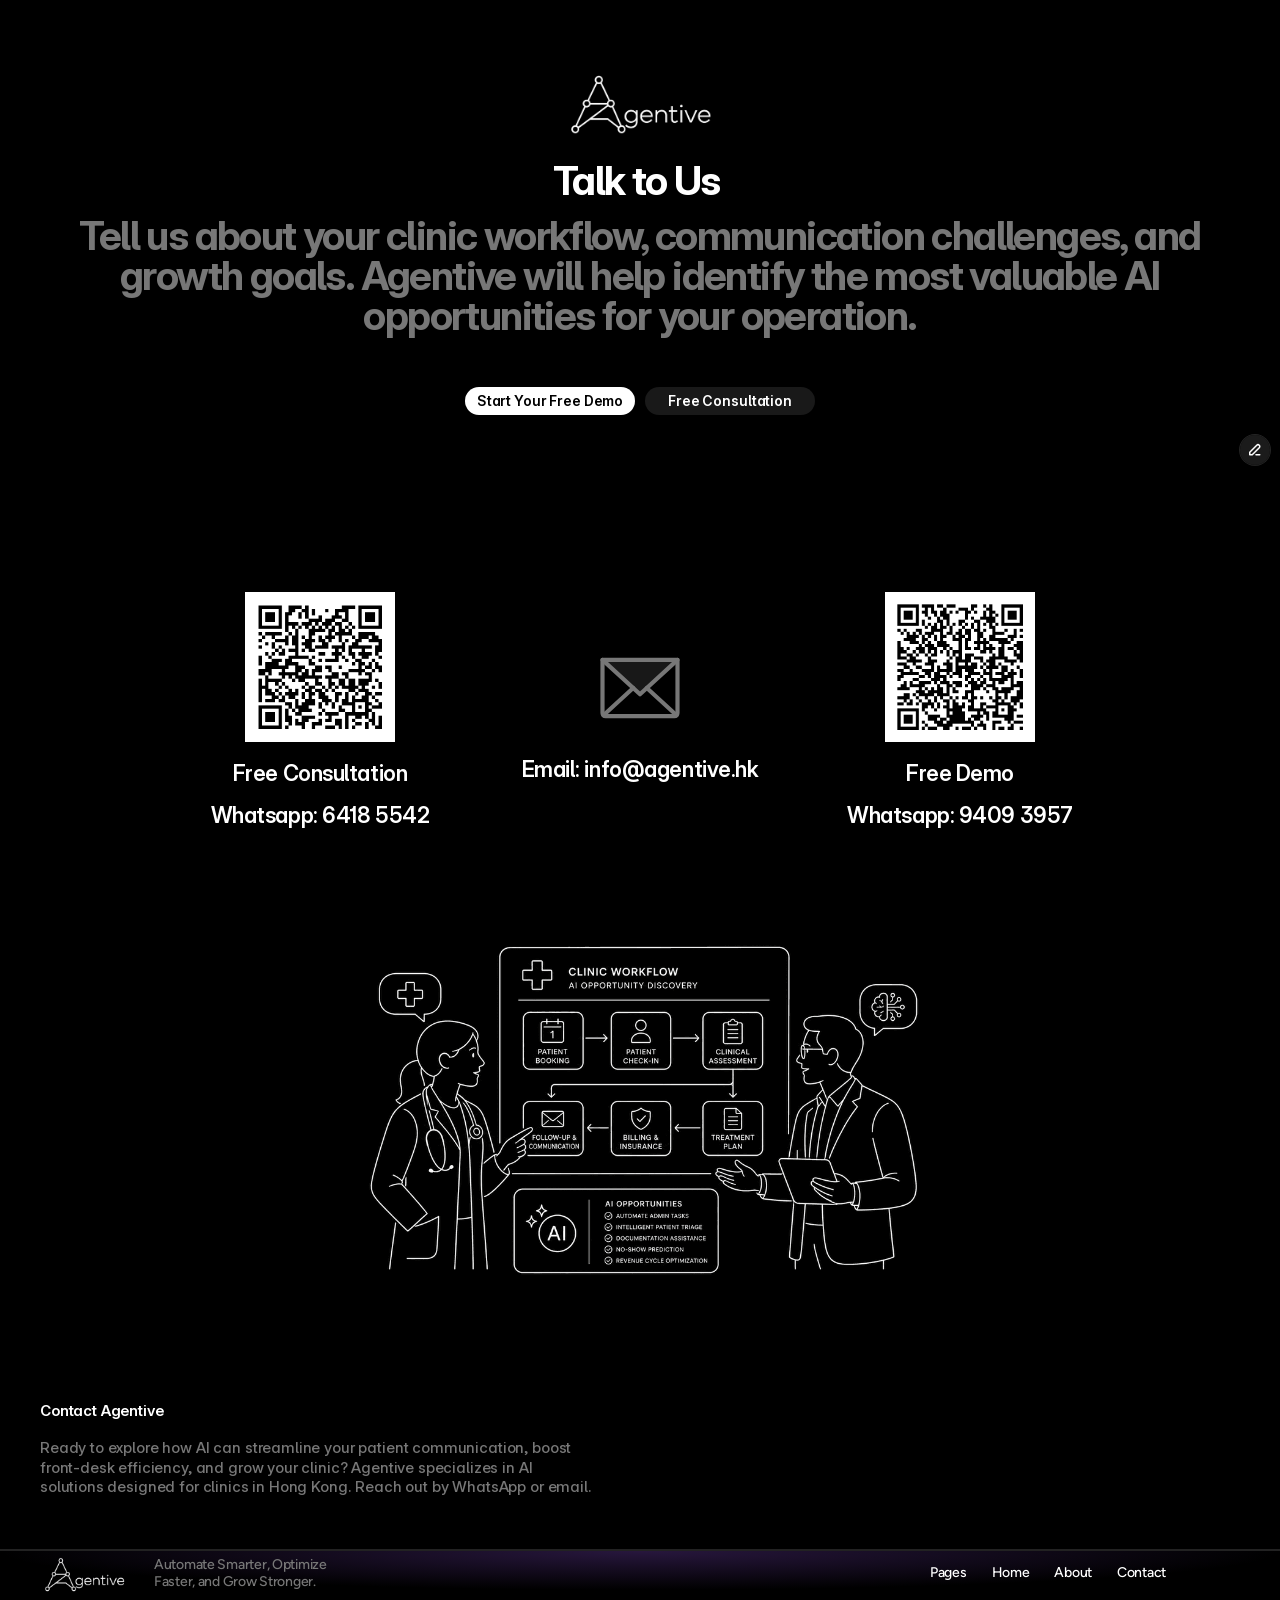
<file: contact/index.html>
<!DOCTYPE html>
<html lang="yue-Hant-HK"><head>
<base href="/">
<link rel="stylesheet" href="/styles.css"><script>(function(){var f=window.fetch;window.fetch=function(u,o){if(typeof u==='string'&&u.includes('.framercms')){return f('/assets/cms/'+u.split('/').pop(),o);}return f(u,o);};})();</script>
	<meta charset="utf-8">
	<meta name="viewport" content="width=device-width">
	<meta name="generator" content="Framer 43e8337">
	<title>AGENTIVE - Contact</title>
    <meta name="description" content="Agentive delivers bespoke AI automation for Hong Kong’s healthcare sector, specializing in intelligent operational systems for small and medium-sized clinics.">
    <meta name="framer-search-index" content="https://framerusercontent.com/sites/32BxVA86kiDzz6ZQGJ1eU2/searchIndex-IHhPJekIzUy6.json">
    <meta name="framer-search-index-fallback" content="https://framerusercontent.com/sites/32BxVA86kiDzz6ZQGJ1eU2/searchIndex-4Y8fl9iG0Eyk.json">
    <link href="assets/images/image-extra-1.png" rel="icon" media="(prefers-color-scheme: light)">
    <link href="assets/images/image-extra-2.png" rel="icon" media="(prefers-color-scheme: dark)">
    <link rel="apple-touch-icon" href="assets/images/image-extra-1.png">
    <!-- Open Graph -->
    <meta property="og:type" content="website">
    <meta property="og:title" content="AGENTIVE - Contact">
    <meta property="og:description" content="Agentive delivers bespoke AI automation for Hong Kong’s healthcare sector, specializing in intelligent operational systems for small and medium-sized clinics.">
    <meta property="og:image" content="assets/images/image-extra-3.png">
    <!-- X -->
    <meta name="twitter:card" content="summary_large_image">
    <meta name="twitter:title" content="AGENTIVE - Contact">
    <meta name="twitter:description" content="Agentive delivers bespoke AI automation for Hong Kong’s healthcare sector, specializing in intelligent operational systems for small and medium-sized clinics.">
    <meta name="twitter:image" content="assets/images/image-extra-3.png">
	
	
	<script>try{if(localStorage.getItem("__framer_force_showing_editorbar_since")){const n=document.createElement("link");n.rel="modulepreload";n.href="https://framer.com/edit/init.mjs";document.head.appendChild(n)}}catch(e){}</script><link rel="modulepreload" href="https://framer.com/edit/init.mjs">
	<link rel="canonical" href="https://agentive.framer.wiki/contact"><meta property="og:url" content="https://agentive.framer.wiki/contact"><!-- Start of headStart -->
    
    <!-- End of headStart -->
	
	
	<link href="https://fonts.gstatic.com" rel="preconnect" crossorigin="">
    <link href="https://fonts.gstatic.com" rel="preconnect" crossorigin="">
	
	<meta name="robots" content="max-image-preview:large"><link rel="alternate" href="https://agentive.framer.wiki/contact" hreflang="yue-Hant-HK"><link rel="alternate" href="https://agentive.framer.wiki/yue-hant/contact" hreflang="zh-Hant-HK"><link rel="alternate" href="https://agentive.framer.wiki/contact" hreflang="x-default"><!-- Start of headEnd -->
    
    <!-- End of headEnd -->
	
</head>
<body>
	
	<!-- Start of bodyStart -->
    
    <!-- End of bodyStart -->
	
	<div id="main" data-framer-hydrate-v2="{&quot;routeId&quot;:&quot;IXLcnssdd&quot;,&quot;localeId&quot;:&quot;default&quot;,&quot;breakpoints&quot;:[{&quot;hash&quot;:&quot;1j0u7nc&quot;,&quot;mediaQuery&quot;:&quot;(min-width: 1200px)&quot;},{&quot;hash&quot;:&quot;zyf92l&quot;,&quot;mediaQuery&quot;:&quot;(min-width: 810px) and (max-width: 1199.98px)&quot;},{&quot;hash&quot;:&quot;jrx3nz&quot;,&quot;mediaQuery&quot;:&quot;(max-width: 809.98px)&quot;},{&quot;hash&quot;:&quot;1kjwutx&quot;,&quot;mediaQuery&quot;:&quot;(min-width: 1200px)&quot;},{&quot;hash&quot;:&quot;1jtl6r4&quot;,&quot;mediaQuery&quot;:&quot;(min-width: 810px) and (max-width: 1199.98px)&quot;},{&quot;hash&quot;:&quot;h7qui&quot;,&quot;mediaQuery&quot;:&quot;(max-width: 809.98px)&quot;}]}" data-framer-ssr-released-at="2026-06-26T12:53:25.744Z" data-framer-page-optimized-at="2026-06-27T12:17:03.757Z" data-framer-generated-page=""><!--$--><div class="framer-8u4Un framer-1kjwutx" data-layout-template="true" style="min-height:100vh;width:auto"><div class="framer-eumtsr-container" data-framer-appear-id="eumtsr" data-framer-layout-hint-center-x="true" style="opacity: 0.001; transform: translateX(-50%) translateY(-150px); will-change: transform;"><div class="ssr-variant hidden-h7qui"><nav class="framer-A9Ze8 framer-OWAph framer-7M6Cu framer-dfm1g framer-v-dfm1g" data-border="true" data-framer-name="Desktop" style="--border-bottom-width: 1px; --border-color: var(--token-313dd4d6-9859-4bdd-889b-954a849d13e3, rgb(34, 34, 34)); --border-left-width: 0px; --border-right-width: 0px; --border-style: solid; --border-top-width: 0px; background-color: var(--token-aae92d1e-1be4-447e-8038-565c6944f982, rgb(0, 0, 0)); width: 100%; opacity: 1;"><div class="framer-213vcd" data-framer-name="Desktop" style="border-radius: 4px; transform: translateY(-50%); opacity: 1;"><div class="framer-1ft1nof" data-framer-name="AGENTIVE" data-framer-component-type="RichTextContainer" style="justify-content: center; transform: none; opacity: 1;"><p class="framer-text framer-styles-preset-13sktzi" data-styles-preset="ZlAG9svTx" dir="auto" style="--framer-text-alignment:left"><!--$--><a class="framer-text framer-styles-preset-1arsep9" data-styles-preset="PeLcf7ehs" href="./">AGENTIVE</a><!--/$--></p></div><div class="framer-1crjnrv" data-framer-name="Container" style="border-radius: 8px; opacity: 1;"><div class="framer-1m1tss8" data-framer-name="Links" style="opacity: 1;"><!--$--><div class="framer-axg5ss-container" style="opacity: 1;"><!--$--><a class="framer-S7jH8 framer-4el2p framer-1fh2yjx framer-v-1fh2yjx framer-16xevj4" data-framer-name="Default" href="./" style="background-color: rgba(0, 0, 0, 0); border-radius: 4px; opacity: 1;"><div class="framer-odcd3z" data-framer-component-type="RichTextContainer" style="--framer-link-text-color: rgb(0, 153, 255); --framer-link-text-decoration: underline; transform: none; opacity: 1;"><p class="framer-text framer-styles-preset-x6ge9v" data-styles-preset="D1fS_zrfW">Home</p></div></a><!--/$--></div><!--/$--><!--$--><div class="framer-x8m3iw-container" style="opacity: 1;"><!--$--><a class="framer-S7jH8 framer-4el2p framer-1fh2yjx framer-v-1fh2yjx framer-16xevj4" data-framer-name="Default" href="./about" style="background-color: rgba(0, 0, 0, 0); border-radius: 4px; opacity: 1;"><div class="framer-odcd3z" data-framer-component-type="RichTextContainer" style="--framer-link-text-color: rgb(0, 153, 255); --framer-link-text-decoration: underline; transform: none; opacity: 1;"><p class="framer-text framer-styles-preset-x6ge9v" data-styles-preset="D1fS_zrfW">About</p></div></a><!--/$--></div><!--/$--><!--$--><div class="framer-1kuqyx3-container" style="opacity: 1;"><!--$--><a class="framer-S7jH8 framer-4el2p framer-1fh2yjx framer-v-1fh2yjx framer-16xevj4" data-framer-name="Default" href="./contact" data-framer-page-link-current="true" style="background-color: rgba(0, 0, 0, 0); border-radius: 4px; opacity: 1;"><div class="framer-odcd3z" data-framer-component-type="RichTextContainer" style="--framer-link-text-color: rgb(0, 153, 255); --framer-link-text-decoration: underline; transform: none; opacity: 1;"><p class="framer-text framer-styles-preset-x6ge9v" data-styles-preset="D1fS_zrfW">Contact</p></div></a><!--/$--></div><!--/$--></div><div class="framer-1utn9go" data-framer-name="Button" style="opacity: 1;"><div class="framer-1hhz98c-container" style="opacity: 1;"><!--$--><a class="framer-mscS8 framer-OWAph framer-4el2p framer-1e5l598 framer-v-1dhrp5e framer-x05rpg" data-border="true" data-framer-name="Small" href="https://wa.me/85264185542?text=Hi%2C%20I%E2%80%99d%20like%20to%20book%20a%20consultation." target="_blank" rel="noopener" style="--border-bottom-width: 1px; --border-color: var(--token-6839e435-35f3-4ab3-b723-e98c27e525bc, rgba(255, 255, 255, 0.1)); --border-left-width: 1px; --border-right-width: 1px; --border-style: solid; --border-top-width: 1px; background-color: var(--token-a888adc2-3d05-4d6f-88b7-8dab97418795, rgb(129, 74, 200)); border-radius: 6px; box-shadow: rgba(0, 0, 0, 0.15) 0px 0.706592px 0.706592px -0.625px, rgba(0, 0, 0, 0.14) 0px 1.80656px 1.80656px -1.25px, rgba(0, 0, 0, 0.14) 0px 3.62176px 3.62176px -1.875px, rgba(0, 0, 0, 0.13) 0px 6.8656px 6.8656px -2.5px, rgba(0, 0, 0, 0.1) 0px 13.6468px 13.6468px -3.125px, rgba(0, 0, 0, 0.05) 0px 30px 30px -3.75px; opacity: 1;"><div class="framer-1hhkatf" data-framer-name="Text Container" style="opacity: 1;"><div class="framer-15k178i" data-framer-name="1st state" style="opacity: 1;"><div class="framer-1bob7ie" data-framer-component-type="RichTextContainer" style="--framer-link-text-color: rgb(0, 153, 255); --framer-link-text-decoration: underline; --framer-paragraph-spacing: 0px; transform: none; opacity: 1;"><p class="framer-text framer-styles-preset-x6ge9v" data-styles-preset="D1fS_zrfW">Chat on WhatsApp</p></div></div><div class="framer-4obbbk" data-framer-name="2nd state" style="opacity: 1;"><div class="framer-134t9n" data-framer-component-type="RichTextContainer" style="--framer-link-text-color: rgb(0, 153, 255); --framer-link-text-decoration: underline; --framer-paragraph-spacing: 0px; transform: none; opacity: 1;"><p class="framer-text framer-styles-preset-x6ge9v" data-styles-preset="D1fS_zrfW">Chat on WhatsApp</p></div></div></div></a><!--/$--></div></div><div class="framer-l9j6sq-container" style="opacity: 1;"><!--$--><div class="framer-locale-picker" style="height:100%;width:100%"><label for=":R2ularkqop:">Select Language</label><select id=":R2ularkqop:" autocomplete="off"><option value="default" selected="">English</option><option value="fp2LS0cvj">中文</option></select><div class="input" style="font-family:&quot;Inter&quot;, &quot;Inter Placeholder&quot;, sans-serif;font-size:14px;font-style:normal;font-weight:400;letter-spacing:0em;line-height:1.5em;--framer-background-color:rgb(238, 238, 238);--framer-color:rgb(0, 0, 0);padding:10px;border-radius:10px;border:none;--framer-focus-outline:1px solid rgb(0, 153, 255);--framer-focus-outline-offset:0px;gap:5px"><div class="title">English</div><div class="caret"><svg xmlns="http://www.w3.org/2000/svg" viewBox="0 0 12 12" width="12" height="12"><path d="M 2 4.5 L 6 8.5 L 10 4.5" fill="none" stroke="rgb(153, 153, 153)" stroke-width="1.5" stroke-linecap="round" stroke-linejoin="round"></path></svg></div></div></div><!--/$--></div></div></div></nav></div></div><div data-framer-root="" class="framer-yP7a5 framer-1j0u7nc" style="min-height:100vh;width:auto;display:contents"><div class="framer-f4i4ss" data-framer-name="Navigation"></div><div class="framer-130oa22"><div class="framer-13byulq"><div class="ssr-variant hidden-jrx3nz"><div class="framer-9y28px" data-framer-component-type="RichTextContainer" style="transform:none"><h1 dir="auto" style="--font-selector:SW50ZXItVmFyaWFibGVWRj1JbTl3YzNvaUlETXlMQ0FpZDJkb2RDSWdOekF3;--framer-font-family:&quot;Inter Variable&quot;, &quot;Inter Variable Placeholder&quot;, sans-serif;--framer-font-open-type-features:'cv01' on, 'cv09' on, 'cv11' on, 'cv05' on, 'ss03' on;--framer-font-size:40px;--framer-font-variation-axes:&quot;opsz&quot; 32, &quot;wght&quot; 700;--framer-letter-spacing:-0.04em;--framer-line-height:1em;--framer-text-alignment:center;--framer-text-color:var(--token-8961fb69-0ea3-46ab-8b8e-1f9187ebd1a9, rgb(255, 255, 255))" class="framer-text">Talk to Us </h1></div></div><div class="ssr-variant hidden-jrx3nz"><div class="framer-mjfx3c" data-framer-component-type="RichTextContainer" style="transform:none"><h1 dir="auto" style="--font-selector:SW50ZXItVmFyaWFibGVWRj1JbTl3YzNvaUlETXlMQ0FpZDJkb2RDSWdOekF3;--framer-font-family:&quot;Inter Variable&quot;, &quot;Inter Variable Placeholder&quot;, sans-serif;--framer-font-open-type-features:'cv01' on, 'cv09' on, 'cv11' on, 'cv05' on, 'ss03' on;--framer-font-size:40px;--framer-font-variation-axes:&quot;opsz&quot; 32, &quot;wght&quot; 700;--framer-letter-spacing:-0.04em;--framer-line-height:1em;--framer-text-alignment:center;--framer-text-color:var(--token-d3650bef-13f5-49bd-88f0-8a82034ef0d6, rgb(119, 119, 119))" class="framer-text">Tell us about your clinic workflow, communication challenges, and growth goals. Agentive will help identify the most valuable AI opportunities for your operation.</h1></div></div><div class="framer-1ta60mz"><!--$--><a class="framer-9lzchv framer-1g2zunj" href="https://wa.me/85294093957?text=Hi%2C%20I%E2%80%99d%20like%20to%20start%20the%20Free%20Demo." target="_blank" rel="noopener"><div class="framer-oxil07" data-framer-component-type="RichTextContainer" style="transform:none"><p dir="auto" style="--font-selector:SW50ZXItVmFyaWFibGVWRj1JbTl3YzNvaUlESXdMQ0FpZDJkb2RDSWdOakF3;--framer-font-family:&quot;Inter Variable&quot;, &quot;Inter Variable Placeholder&quot;, sans-serif;--framer-font-open-type-features:'cv09' on, 'cv01' on, 'cv11' on, 'cv05' on;--framer-font-size:14px;--framer-font-variation-axes:&quot;opsz&quot; 20, &quot;wght&quot; 600;--framer-letter-spacing:-0.01em;--framer-line-height:1em;--framer-text-alignment:center;--framer-text-color:var(--token-26b2fd9f-cb04-4e12-920b-6e002294676e, rgb(0, 0, 0))" class="framer-text">Start Your Free Demo</p></div></a><!--/$--><!--$--><a class="framer-1gzpn0t framer-1g2zunj" href="https://wa.me/85264185542?text=Hi%2C%20I%E2%80%99d%20like%20to%20book%20a%20consultation." target="_blank" rel="noopener"><div class="framer-64xmcn" data-framer-component-type="RichTextContainer" style="transform:none"><p dir="auto" style="--font-selector:SW50ZXItVmFyaWFibGVWRj1JbTl3YzNvaUlESXdMQ0FpZDJkb2RDSWdOakF3;--framer-font-family:&quot;Inter Variable&quot;, &quot;Inter Variable Placeholder&quot;, sans-serif;--framer-font-open-type-features:'cv09' on, 'cv01' on, 'cv11' on, 'cv05' on;--framer-font-size:14px;--framer-font-variation-axes:&quot;opsz&quot; 20, &quot;wght&quot; 600;--framer-letter-spacing:-0.01em;--framer-line-height:1em;--framer-text-alignment:center;--framer-text-color:var(--token-8961fb69-0ea3-46ab-8b8e-1f9187ebd1a9, rgb(255, 255, 255))" class="framer-text">Free Consultation</p></div></a><!--/$--></div></div><div class="ssr-variant"><div class="framer-1btmacm" data-framer-name="Company Logo"><div style="position:absolute;border-radius:inherit;corner-shape:inherit;top:0;right:0;bottom:0;left:0" data-framer-background-image-wrapper="true"><img decoding="auto" width="1912" height="823" sizes="(min-width: 1200px) min((100vw - 40px) * 0.95, 1200px), (min-width: 810px) and (max-width: 1199.98px) min((100vw - 40px) * 0.95, 1200px), (max-width: 809.98px) min((100vw - 40px) * 0.9514, 1200px)" srcset="assets/images/company-logo-2.png 512w,assets/images/company-logo-3.png 1024w,assets/images/company-logo-1.png 1912w" src="assets/images/company-logo-1.png" alt="" style="display:block;width:100%;height:100%;border-radius:inherit;corner-shape:inherit;object-position:center;object-fit:contain"></div></div></div></div><div class="framer-u5ouer"><!--$--><a class="framer-1tzldqm framer-1g2zunj" href="https://wa.me/85264185542?text=Hi%2C%20I%E2%80%99d%20like%20to%20book%20a%20consultation." target="_blank" rel="noopener"><div class="ssr-variant"><div class="framer-1on0mer" data-framer-name="Commercial Impact  Real Results"><div style="position:absolute;border-radius:inherit;corner-shape:inherit;top:0;right:0;bottom:0;left:0" data-framer-background-image-wrapper="true"><img decoding="auto" width="500" height="500" src="assets/images/commercial-impact-real-results-4.png" alt="" style="display:block;width:100%;height:100%;border-radius:inherit;corner-shape:inherit;object-position:center;object-fit:contain"></div></div></div><div class="ssr-variant hidden-zyf92l"><div class="framer-1mfb7pr" data-framer-component-type="RichTextContainer" style="transform:none"><h3 dir="auto" style="--font-selector:SW50ZXItVmFyaWFibGVWRj1JbTl3YzNvaUlETXlMQ0FpZDJkb2RDSWdOakF3;--framer-font-family:&quot;Inter Variable&quot;, &quot;Inter Variable Placeholder&quot;, sans-serif;--framer-font-open-type-features:'cv01' on, 'cv09' on, 'cv11' on, 'cv05' on, 'ss03' on;--framer-font-size:22px;--framer-font-variation-axes:&quot;opsz&quot; 32, &quot;wght&quot; 600;--framer-letter-spacing:-0.02em;--framer-line-height:1em;--framer-text-alignment:center;--framer-text-color:var(--token-8961fb69-0ea3-46ab-8b8e-1f9187ebd1a9, rgb(255, 255, 255))" class="framer-text">Free Consultation</h3></div></div><div class="ssr-variant hidden-zyf92l"><div class="framer-1fy3tqn" data-framer-component-type="RichTextContainer" style="transform:none"><h3 dir="auto" style="--font-selector:SW50ZXItVmFyaWFibGVWRj1JbTl3YzNvaUlETXlMQ0FpZDJkb2RDSWdOakF3;--framer-font-family:&quot;Inter Variable&quot;, &quot;Inter Variable Placeholder&quot;, sans-serif;--framer-font-open-type-features:'cv01' on, 'cv09' on, 'cv11' on, 'cv05' on, 'ss03' on;--framer-font-size:22px;--framer-font-variation-axes:&quot;opsz&quot; 32, &quot;wght&quot; 600;--framer-letter-spacing:-0.02em;--framer-line-height:1em;--framer-text-alignment:center;--framer-text-color:var(--token-8961fb69-0ea3-46ab-8b8e-1f9187ebd1a9, rgb(255, 255, 255))" class="framer-text">Whatsapp: 6418 5542</h3></div></div></a><!--/$--><!--$--><a class="framer-1msj6j8 framer-1g2zunj" href="mailto:info@agentive.hk?subject=Inquiry%20about%20Clinic%20Automation" target="_blank" rel="noopener"><svg class="framer-my9st framer-g49w86" role="presentation" viewBox="0 0 24 24"><use href="#130366660"></use></svg><div class="ssr-variant hidden-zyf92l"><div class="framer-12fa3ux" data-framer-component-type="RichTextContainer" style="transform:none"><h3 dir="auto" style="--font-selector:SW50ZXItVmFyaWFibGVWRj1JbTl3YzNvaUlETXlMQ0FpZDJkb2RDSWdOakF3;--framer-font-family:&quot;Inter Variable&quot;, &quot;Inter Variable Placeholder&quot;, sans-serif;--framer-font-open-type-features:'cv01' on, 'cv09' on, 'cv11' on, 'cv05' on, 'ss03' on;--framer-font-size:22px;--framer-font-variation-axes:&quot;opsz&quot; 32, &quot;wght&quot; 600;--framer-letter-spacing:-0.02em;--framer-line-height:1em;--framer-text-alignment:center;--framer-text-color:var(--token-8961fb69-0ea3-46ab-8b8e-1f9187ebd1a9, rgb(255, 255, 255))" class="framer-text">Email: info@agentive.hk</h3></div></div></a><!--/$--><!--$--><a class="framer-7zw07g framer-1g2zunj" href="https://wa.me/85294093957?text=Hi%2C%20I%E2%80%99d%20like%20to%20start%20the%20Free%20Demo." target="_blank" rel="noopener"><div class="ssr-variant"><div class="framer-1irr5ui" data-framer-name="Commercial Impact  Real Results"><div style="position:absolute;border-radius:inherit;corner-shape:inherit;top:0;right:0;bottom:0;left:0" data-framer-background-image-wrapper="true"><img decoding="auto" width="500" height="500" src="assets/images/commercial-impact-real-results-5.png" alt="" style="display:block;width:100%;height:100%;border-radius:inherit;corner-shape:inherit;object-position:center;object-fit:cover"></div></div></div><div class="ssr-variant hidden-zyf92l"><div class="framer-reuc43" data-framer-component-type="RichTextContainer" style="transform:none"><h3 dir="auto" style="--font-selector:SW50ZXItVmFyaWFibGVWRj1JbTl3YzNvaUlETXlMQ0FpZDJkb2RDSWdOakF3;--framer-font-family:&quot;Inter Variable&quot;, &quot;Inter Variable Placeholder&quot;, sans-serif;--framer-font-open-type-features:'cv01' on, 'cv09' on, 'cv11' on, 'cv05' on, 'ss03' on;--framer-font-size:22px;--framer-font-variation-axes:&quot;opsz&quot; 32, &quot;wght&quot; 600;--framer-letter-spacing:-0.02em;--framer-line-height:1em;--framer-text-alignment:center;--framer-text-color:var(--token-8961fb69-0ea3-46ab-8b8e-1f9187ebd1a9, rgb(255, 255, 255))" class="framer-text">Free Demo</h3></div></div><div class="ssr-variant hidden-zyf92l"><div class="framer-1ss1j8l" data-framer-component-type="RichTextContainer" style="transform:none"><h3 dir="auto" style="--font-selector:SW50ZXItVmFyaWFibGVWRj1JbTl3YzNvaUlETXlMQ0FpZDJkb2RDSWdOakF3;--framer-font-family:&quot;Inter Variable&quot;, &quot;Inter Variable Placeholder&quot;, sans-serif;--framer-font-open-type-features:'cv01' on, 'cv09' on, 'cv11' on, 'cv05' on, 'ss03' on;--framer-font-size:22px;--framer-font-variation-axes:&quot;opsz&quot; 32, &quot;wght&quot; 600;--framer-letter-spacing:-0.02em;--framer-line-height:1em;--framer-text-alignment:center;--framer-text-color:var(--token-8961fb69-0ea3-46ab-8b8e-1f9187ebd1a9, rgb(255, 255, 255))" class="framer-text">Whatsapp: 9409 3957</h3></div></div></a><!--/$--></div><div class="ssr-variant"><div class="framer-cn53m8" data-framer-name="Commercial Impact  Real Results"><div style="position:absolute;border-radius:inherit;corner-shape:inherit;top:0;right:0;bottom:0;left:0" data-framer-background-image-wrapper="true"><img decoding="auto" width="1536" height="1024" sizes="(min-width: 1200px) min(667px, 100vw), (min-width: 810px) and (max-width: 1199.98px) min(667px, 100vw), (max-width: 809.98px) min(667px, 100vw)" srcset="assets/images/commercial-impact-real-results-7.png 512w,assets/images/commercial-impact-real-results-6.png 1024w,assets/images/commercial-impact-real-results-8.png 1536w" src="assets/images/commercial-impact-real-results-8.png" alt="" style="display:block;width:100%;height:100%;border-radius:inherit;corner-shape:inherit;object-position:center;object-fit:contain"></div></div></div><div class="framer-1bx5a71"><div class="framer-1xmj53r" data-framer-component-type="RichTextContainer" style="transform:none"><h1 dir="auto" style="--font-selector:SW50ZXItVmFyaWFibGVWRj1JbTl3YzNvaUlESTBMQ0FpZDJkb2RDSWdOakF3;--framer-font-family:&quot;Inter Variable&quot;, &quot;Inter Variable Placeholder&quot;, sans-serif;--framer-font-open-type-features:'cv01' on, 'cv09' on, 'cv11' on, 'cv05' on;--framer-font-size:15px;--framer-font-variation-axes:&quot;opsz&quot; 24, &quot;wght&quot; 600;--framer-letter-spacing:-0.01em;--framer-line-height:1em;--framer-text-alignment:center;--framer-text-color:var(--token-8961fb69-0ea3-46ab-8b8e-1f9187ebd1a9, rgb(255, 255, 255))" class="framer-text">Contact Agentive</h1></div><div class="framer-w3xmfz" data-framer-component-type="RichTextContainer" style="transform:none"><h2 dir="auto" style="--font-selector:SW50ZXItVmFyaWFibGVWRj1JbTl3YzNvaUlESTBMQ0FpZDJkb2RDSWdOVEF3;--framer-font-family:&quot;Inter Variable&quot;, &quot;Inter Variable Placeholder&quot;, sans-serif;--framer-font-open-type-features:'cv01' on, 'cv09' on, 'cv11' on, 'cv05' on, 'ss03' on;--framer-font-size:15px;--framer-font-variation-axes:&quot;opsz&quot; 24, &quot;wght&quot; 500;--framer-letter-spacing:-0.01em;--framer-line-height:1.3em;--framer-text-alignment:left;--framer-text-color:var(--token-ed724e25-7ff9-40e4-a153-c8f5351e85cb, rgb(119, 119, 119))" class="framer-text">Ready to explore how AI can streamline your patient communication, boost front-desk efficiency, and grow your clinic? Agentive specializes in AI solutions designed for clinics in Hong Kong. Reach out by WhatsApp or email.</h2></div></div></div><div id="overlay"></div><div class="framer-1vlob5l"></div><div class="framer-ynm0sg-container"><div class="ssr-variant hidden-h7qui"><footer class="framer-gslDl framer-4el2p framer-oFeWm framer-7M6Cu framer-gl77ky framer-v-gl77ky" data-border="true" data-framer-name="Footer" style="--border-bottom-width: 0px; --border-color: var(--token-313dd4d6-9859-4bdd-889b-954a849d13e3, rgb(34, 34, 34)); --border-left-width: 0px; --border-right-width: 0px; --border-style: solid; --border-top-width: 2px; background: radial-gradient(50% 50% at 50% 3.4%, rgba(129, 74, 200, 0.3) 0%, rgba(171, 171, 171, 0) 100%); width: 100%; opacity: 1;"><div class="framer-1e86zuq" data-framer-name="Container" style="opacity: 1;"><div class="framer-1r6sw1n" data-framer-name="Left section" style="opacity: 1;"><div class="framer-p2tc5g" data-framer-name="Logo+tagline" style="opacity: 1;"><!--$--><a class="framer-15vbno8 framer-1kw8x0x" data-framer-name="Logo" href="./" style="opacity: 1;"><div class="framer-iguwe2-container" style="opacity: 1;"><div class="framer-t1guD framer-90svhm framer-v-90svhm" data-framer-name="Variant 1" style="height: 100%; width: 100%; opacity: 1;"><div style="position:absolute;border-radius:inherit;corner-shape:inherit;top:0;right:0;bottom:0;left:0" data-framer-background-image-wrapper="true"><img decoding="async" loading="lazy" width="673" height="290" sizes="(min-width: 1200px) 89px, (min-width: 810px) and (max-width: 1199.98px) 89px, (max-width: 809.98px) 83px" srcset="assets/images/variant-1-23.png 512w,assets/images/variant-1-24.png 673w" src="assets/images/variant-1-24.png" alt="" style="display:block;width:100%;height:100%;border-radius:inherit;corner-shape:inherit;object-position:center;object-fit:cover"></div></div></div><div class="framer-1ttt0qu" data-framer-component-type="RichTextContainer" style="--extracted-r6o4lv: rgb(119, 119, 119); --framer-link-text-color: rgb(0, 153, 255); --framer-link-text-decoration: underline; transform: none; opacity: 1;"><p class="framer-text framer-styles-preset-x6ge9v" data-styles-preset="D1fS_zrfW" dir="auto" style="--framer-text-color:var(--extracted-r6o4lv, rgb(119, 119, 119))">Automate Smarter, Optimize Faster, and Grow Stronger.</p></div></a><!--/$--><div class="framer-15o4tju" data-framer-name="Right section" style="opacity: 1;"><div class="framer-1059hdh" data-framer-name="Pages" style="opacity: 1;"><div class="framer-kz9l5l" data-framer-component-type="RichTextContainer" style="--framer-link-text-color: rgb(0, 153, 255); --framer-link-text-decoration: underline; transform: none; opacity: 1;"><p class="framer-text framer-styles-preset-x6ge9v" data-styles-preset="D1fS_zrfW" dir="auto">Pages</p></div><div class="framer-15yp97z" data-framer-component-type="RichTextContainer" style="transform: none; opacity: 1;"><p class="framer-text framer-styles-preset-x6ge9v" data-styles-preset="D1fS_zrfW" dir="auto"><!--$--><a class="framer-text framer-styles-preset-1arsep9" data-styles-preset="PeLcf7ehs" href="./">Home</a><!--/$--></p></div><div class="framer-1u296t6" data-framer-component-type="RichTextContainer" style="transform: none; opacity: 1;"><p class="framer-text framer-styles-preset-x6ge9v" data-styles-preset="D1fS_zrfW" dir="auto"><!--$--><a class="framer-text framer-styles-preset-1arsep9" data-styles-preset="PeLcf7ehs" href="./about">About</a><!--/$--></p></div><div class="framer-17fbw8y" data-framer-component-type="RichTextContainer" style="transform: none; opacity: 1;"><p class="framer-text framer-styles-preset-x6ge9v" data-styles-preset="D1fS_zrfW" dir="auto"><!--$--><a class="framer-text framer-styles-preset-1arsep9" data-styles-preset="PeLcf7ehs" href="./contact" data-framer-page-link-current="true">Contact</a><!--/$--></p></div></div></div></div></div></div></footer></div></div></div><div id="template-overlay"></div><!--/$--></div><script>(()=>{function u(){function n(t,e,i){let r=document.createElement("a");r.href=t,r.target=i,r.rel=e,document.body.appendChild(r),r.click(),r.remove()}function o(t){if(this.dataset.hydrated){this.removeEventListener("click",o);return}t.preventDefault(),t.stopPropagation();let e=this.getAttribute("href");if(!e)return;if(/Mac|iPod|iPhone|iPad/u.test(navigator.userAgent)?t.metaKey:t.ctrlKey)return n(e,"","_blank");let r=this.getAttribute("rel")??"",c=this.getAttribute("target")??"";n(e,r,c)}function a(t){if(this.dataset.hydrated){this.removeEventListener("auxclick",o);return}t.preventDefault(),t.stopPropagation();let e=this.getAttribute("href");e&&n(e,"","_blank")}function s(t){if(this.dataset.hydrated){this.removeEventListener("keydown",s);return}if(t.key!=="Enter")return;t.preventDefault(),t.stopPropagation();let e=this.getAttribute("href");if(!e)return;let i=this.getAttribute("rel")??"",r=this.getAttribute("target")??"";n(e,i,r)}document.querySelectorAll("[data-nested-link]").forEach(t=>{t instanceof HTMLElement&&(t.addEventListener("click",o),t.addEventListener("auxclick",a),t.addEventListener("keydown",s))})}return u})()()</script>
	<script>!function(){var w="framer_variant";function u(a,r){let e=r.indexOf("#"),t=e===-1?r:r.substring(0,e),o=e===-1?"":r.substring(e),n=t.indexOf("?"),h=n===-1?t:t.substring(0,n),d=n===-1?"":t.substring(n),s=new URLSearchParams(d),m=new URLSearchParams(a);for(let[i,l]of m)s.has(i)||i!==w&&s.append(i,l);let c=s.toString();return c===""?t+o:h+"?"+c+o}var g='div#main a[href^="#"],div#main a[href^="/"],div#main a[href^="."]',f="div#main a[data-framer-preserve-params]",S=document.currentScript?.hasAttribute("data-preserve-internal-params");if(window.location.search&&!navigator.webdriver&&!/bot|-google|google-|yandex|ia_archiver|crawl|spider/iu.test(navigator.userAgent)){let a=document.querySelectorAll(S?`${g},${f}`:f);for(let r of a){let e=u(window.location.search,r.href);r.setAttribute("href",e)}}
}()</script>
	
	
	<script>var animator=(()=>{var L=(e,r,t)=>t>r?r:t<e?e:t;var U=()=>{};function _(e){let r;return()=>(r===void 0&&(r=e()),r)}var Q=e=>e;var D=e=>e*1e3,O=e=>e/1e3;var J=e=>Array.isArray(e)&&typeof e[0]=="number";var ee={value:null,addProjectionMetrics:null};var re={layout:0,mainThread:0,waapi:0};var $=(e,r,t=10)=>{let o="",s=Math.max(Math.round(r/t),2);for(let i=0;i<s;i++)o+=Math.round(e(i/(s-1))*1e4)/1e4+", ";return`linear(${o.substring(0,o.length-2)})`};function j(e){let r=0,t=50,o=e.next(r);for(;!o.done&&r<2e4;)r+=t,o=e.next(r);return r>=2e4?1/0:r}function ye(e,r=100,t){let o=t({...e,keyframes:[0,r]}),s=Math.min(j(o),2e4);return{type:"keyframes",ease:i=>o.next(s*i).value/r,duration:O(s)}}var g={stiffness:100,damping:10,mass:1,velocity:0,duration:800,bounce:.3,visualDuration:.3,restSpeed:{granular:.01,default:2},restDelta:{granular:.005,default:.5},minDuration:.01,maxDuration:10,minDamping:.05,maxDamping:1};function ne(e,r){return e*Math.sqrt(1-r*r)}var Be=12;function Ke(e,r,t){let o=t;for(let s=1;s<Be;s++)o=o-e(o)/r(o);return o}var oe=.001;function Ge({duration:e=g.duration,bounce:r=g.bounce,velocity:t=g.velocity,mass:o=g.mass}){let s,i;U(e<=D(g.maxDuration),"Spring duration must be 10 seconds or less","spring-duration-limit");let n=1-r;n=L(g.minDamping,g.maxDamping,n),e=L(g.minDuration,g.maxDuration,O(e)),n<1?(s=m=>{let p=m*n,c=p*e,u=p-t,x=ne(m,n),A=Math.exp(-c);return oe-u/x*A},i=m=>{let c=m*n*e,u=c*t+t,x=Math.pow(n,2)*Math.pow(m,2)*e,A=Math.exp(-c),d=ne(Math.pow(m,2),n);return(-s(m)+oe>0?-1:1)*((u-x)*A)/d}):(s=m=>{let p=Math.exp(-m*e),c=(m-t)*e+1;return-oe+p*c},i=m=>{let p=Math.exp(-m*e),c=(t-m)*(e*e);return p*c});let f=5/e,a=Ke(s,i,f);if(e=D(e),isNaN(a))return{stiffness:g.stiffness,damping:g.damping,duration:e};{let m=Math.pow(a,2)*o;return{stiffness:m,damping:n*2*Math.sqrt(o*m),duration:e}}}var Le=["duration","bounce"],Re=["stiffness","damping","mass"];function Ae(e,r){return r.some(t=>e[t]!==void 0)}function ze(e){let r={velocity:g.velocity,stiffness:g.stiffness,damping:g.damping,mass:g.mass,isResolvedFromDuration:!1,...e};if(!Ae(e,Re)&&Ae(e,Le))if(r.velocity=0,e.visualDuration){let t=e.visualDuration,o=2*Math.PI/(t*1.2),s=o*o,i=2*L(.05,1,1-(e.bounce||0))*Math.sqrt(s);r={...r,mass:g.mass,stiffness:s,damping:i}}else{let t=Ge({...e,velocity:0});r={...r,...t,mass:g.mass},r.isResolvedFromDuration=!0}return r}function E(e=g.visualDuration,r=g.bounce){let t=typeof e!="object"?{visualDuration:e,keyframes:[0,1],bounce:r}:e,{restSpeed:o,restDelta:s}=t,i=t.keyframes[0],n=t.keyframes[t.keyframes.length-1],f={done:!1,value:i},{stiffness:a,damping:m,mass:p,duration:c,velocity:u,isResolvedFromDuration:x}=ze({...t,velocity:-O(t.velocity||0)}),A=u||0,d=m/(2*Math.sqrt(a*p)),h=n-i,y=O(Math.sqrt(a/p)),F=Math.abs(h)<5;o||(o=F?g.restSpeed.granular:g.restSpeed.default),s||(s=F?g.restDelta.granular:g.restDelta.default);let w,v,M,G,Y,H;if(d<1)M=ne(y,d),G=(A+d*y*h)/M,w=l=>{let T=Math.exp(-d*y*l);return n-T*(G*Math.sin(M*l)+h*Math.cos(M*l))},Y=d*y*G+h*M,H=d*y*h-G*M,v=l=>Math.exp(-d*y*l)*(Y*Math.sin(M*l)+H*Math.cos(M*l));else if(d===1){w=T=>n-Math.exp(-y*T)*(h+(A+y*h)*T);let l=A+y*h;v=T=>Math.exp(-y*T)*(y*l*T-A)}else{let l=y*Math.sqrt(d*d-1);w=S=>{let k=Math.exp(-d*y*S),P=Math.min(l*S,300);return n-k*((A+d*y*h)*Math.sinh(P)+l*h*Math.cosh(P))/l};let T=(A+d*y*h)/l,V=d*y*T-h*l,N=d*y*h-T*l;v=S=>{let k=Math.exp(-d*y*S),P=Math.min(l*S,300);return k*(V*Math.sinh(P)+N*Math.cosh(P))}}let Z={calculatedDuration:x&&c||null,velocity:l=>D(v(l)),next:l=>{if(!x&&d<1){let V=Math.exp(-d*y*l),N=Math.sin(M*l),S=Math.cos(M*l),k=n-V*(G*N+h*S),P=D(V*(Y*N+H*S));return f.done=Math.abs(P)<=o&&Math.abs(n-k)<=s,f.value=f.done?n:k,f}let T=w(l);if(x)f.done=l>=c;else{let V=D(v(l));f.done=Math.abs(V)<=o&&Math.abs(n-T)<=s}return f.value=f.done?n:T,f},toString:()=>{let l=Math.min(j(Z),2e4),T=$(V=>Z.next(l*V).value,l,30);return l+"ms "+T},toTransition:()=>{}};return Z}E.applyToOptions=e=>{let r=ye(e,100,E);return e.ease=r.ease,e.duration=D(r.duration),e.type="keyframes",e};var he=["transformPerspective","x","y","z","translateX","translateY","translateZ","scale","scaleX","scaleY","rotate","rotateX","rotateY","rotateZ","skew","skewX","skewY"],ie=new Set(he);var Te={};function Me(e,r){let t=_(e);return()=>Te[r]??t()}var be=Me(()=>{try{document.createElement("div").animate({opacity:0},{easing:"linear(0, 1)"})}catch{return!1}return!0},"linearEasing");var C=([e,r,t,o])=>`cubic-bezier(${e}, ${r}, ${t}, ${o})`;var ae={linear:"linear",ease:"ease",easeIn:"ease-in",easeOut:"ease-out",easeInOut:"ease-in-out",circIn:C([0,.65,.55,1]),circOut:C([.55,0,1,.45]),backIn:C([.31,.01,.66,-.59]),backOut:C([.33,1.53,.69,.99])};function se(e,r){if(e)return typeof e=="function"?be()?$(e,r):"ease-out":J(e)?C(e):Array.isArray(e)?e.map(t=>se(t,r)||ae.easeOut):ae[e]}function W(e,r,t,{delay:o=0,duration:s=300,repeat:i=0,repeatType:n="loop",ease:f="easeOut",times:a}={},m=void 0){let p={[r]:t};a&&(p.offset=a);let c=se(f,s);Array.isArray(c)&&(p.easing=c),ee.value&&re.waapi++;let u={delay:o,duration:s,easing:Array.isArray(c)?"linear":c,fill:"both",iterations:i+1,direction:n==="reverse"?"alternate":"normal"};m&&(u.pseudoElement=m);let x=e.animate(p,u);return ee.value&&x.finished.finally(()=>{re.waapi--}),x}function ve(e){return e.replace(/([A-Z])/g,r=>`-${r.toLowerCase()}`)}var q="framerAppearId",pe="data-"+ve(q);function me(e){return e.props[pe]}var b=new Map,I=new Map;var B=(e,r)=>{let t=ie.has(r)?"transform":r;return`${e}: ${t}`};function fe(e,r,t){let o=B(e,r),s=b.get(o);if(!s)return null;let{animation:i,startTime:n}=s;function f(){window.MotionCancelOptimisedAnimation?.(e,r,t)}return i.onfinish=f,n===null||window.MotionHandoffIsComplete?.(e)?(f(),null):n}var X,K,ce=new Set;function Fe(){ce.forEach(e=>{e.animation.play(),e.animation.startTime=e.startTime}),ce.clear()}function le(e,r,t,o,s){if(window.MotionIsMounted)return;let i=e.dataset[q];if(!i)return;window.MotionHandoffAnimation=fe;let n=B(i,r);K||(K=W(e,r,[t[0],t[0]],{duration:1e4,ease:"linear"}),b.set(n,{animation:K,startTime:null}),window.MotionHandoffAnimation=fe,window.MotionHasOptimisedAnimation=(a,m)=>{if(!a)return!1;if(!m)return I.has(a);let p=B(a,m);return!!b.get(p)},window.MotionHandoffMarkAsComplete=a=>{I.has(a)&&I.set(a,!0)},window.MotionHandoffIsComplete=a=>I.get(a)===!0,window.MotionCancelOptimisedAnimation=(a,m,p,c)=>{let u=B(a,m),x=b.get(u);x&&(p&&c===void 0?p.postRender(()=>{p.postRender(()=>{x.animation.cancel()})}):x.animation.cancel(),p&&c?(ce.add(x),p.render(Fe)):(b.delete(u),b.size||(window.MotionCancelOptimisedAnimation=void 0)))},window.MotionCheckAppearSync=(a,m,p)=>{let c=me(a);if(!c)return;let u=window.MotionHasOptimisedAnimation?.(c,m),x=a.props.values?.[m];if(!u||!x)return;let A=p.on("change",d=>{x.get()!==d&&(window.MotionCancelOptimisedAnimation?.(c,m),A())});return A});let f=()=>{K.cancel();let a=W(e,r,t,o);X===void 0&&(X=performance.now()),a.startTime=X,b.set(n,{animation:a,startTime:X}),s&&s(a)};I.set(i,!1),K.ready?K.ready.then(f).catch(Q):f()}var ue=["transformPerspective","x","y","z","translateX","translateY","translateZ","scale","scaleX","scaleY","rotate","rotateX","rotateY","rotateZ","skew","skewX","skewY"],Ne={x:"translateX",y:"translateY",z:"translateZ",transformPerspective:"perspective"},$e={translateX:"px",translateY:"px",translateZ:"px",x:"px",y:"px",z:"px",perspective:"px",transformPerspective:"px",rotate:"deg",rotateX:"deg",rotateY:"deg"};function Ve(e,r){let t=$e[e];return!t||typeof r=="string"&&r.endsWith(t)?r:`${r}${t}`}function xe(e){return ue.includes(e)}var je=(e,r)=>ue.indexOf(e)-ue.indexOf(r);function Se({transform:e,transformKeys:r},t){let o={},s=!0,i="";r.sort(je);for(let n of r){let f=e[n],a=!0;typeof f=="number"?a=f===(n.startsWith("scale")?1:0):a=parseFloat(f)===0,a||(s=!1,i+=`${Ne[n]||n}(${e[n]}) `),t&&(o[n]=e[n])}return i=i.trim(),t?i=t(o,i):s&&(i="none"),i}function de(e,r){let t=new Set(Object.keys(e));for(let o in r)t.add(o);return Array.from(t)}function ge(e,r){let t=r-e.length;if(t<=0)return e;let o=new Array(t).fill(e[e.length-1]);return e.concat(o)}function R(e){return e*1e3}var Pe={duration:.001},z={opacity:1,scale:1,translateX:0,translateY:0,translateZ:0,x:0,y:0,z:0,rotate:0,rotateX:0,rotateY:0};function Oe(e,r,t,o,s){return t.delay&&(t.delay=R(t.delay)),t.type==="spring"?qe(e,r,t,o,s):Ye(e,r,t,o,s)}function We(e,r,t){let o={},s=0,i=0;for(let n of de(e,r)){let f=e[n]??z[n],a=r[n]??z[n];if(f===void 0||a===void 0||n!=="transformPerspective"&&f===a&&f===z[n])continue;n==="transformPerspective"&&(o[n]=[f,a]);let m=Qe(f,a,t),{duration:p,keyframes:c}=m;p===void 0||c===void 0||(p>s&&(s=p,i=c.length),o[n]=c)}return{keyframeValuesByProps:o,longestDuration:s,longestLength:i}}function qe(e,r,t,o,s){let i={},{keyframeValuesByProps:n,longestDuration:f,longestLength:a}=We(e,r,t);if(!a)return i;let m={ease:"linear",duration:f,delay:t.delay},p=s?Pe:m,c={};for(let[x,A]of Object.entries(n))xe(x)?c[x]=ge(A,a):i[x]={keyframes:ge(A,a),options:x==="opacity"?m:p};let u=Ce(c,o);return u&&(i.transform={keyframes:u,options:p}),i}function Xe(e){let{type:r,duration:t,...o}=e;return{duration:R(t),...o}}function Ye(e,r,t,o,s){let i=Xe(t);if(!i)return;let n={},f=s?Pe:i,a={};for(let p of de(e,r)){let c=e[p]??z[p],u=r[p]??z[p];c===void 0||u===void 0||p!=="transformPerspective"&&c===u||(xe(p)?a[p]=[c,u]:n[p]={keyframes:[c,u],options:p==="opacity"?i:f})}let m=Ce(a,o);return m&&(n.transform={keyframes:m,options:f}),n}var He=["duration","bounce"],Ze=["stiffness","damping","mass"];function Ee(e){return Ze.some(r=>r in e)?!1:He.some(r=>r in e)}function Ue(e,r,t){return Ee(t)?`${e}-${r}-${t.duration}-${t.bounce}`:`${e}-${r}-${t.damping}-${t.stiffness}-${t.mass}`}function _e(e){return Ee(e)?{...e,duration:R(e.duration)}:e}var De=new Map,we=10;function Qe(e,r,t){let o=Ue(e,r,t),s=De.get(o);if(s)return s;let i=[e,r],n=E({..._e(t),keyframes:i}),f={done:!1,value:i[0]},a=[],m=0;for(;!f.done&&m<R(10);)f=n.next(m),a.push(f.value),m+=we;i=a;let p=m-we,u={keyframes:i,duration:p,ease:"linear"};return De.set(o,u),u}function Ce(e,r){let t=[],o=Object.values(e)[0]?.length;if(!o)return;let s=Object.keys(e);for(let i=0;i<o;i++){let n={};for(let[a,m]of Object.entries(e)){let p=m[i];p!==void 0&&(n[a]=Ve(a,p))}let f=Se({transform:n,transformKeys:s},r);t.push(f)}return t}function Je(e,r){if(!r)for(let t in e){let o=e[t];return o?.legacy===!0?o:void 0}}function ke(e,r,t,o,s,i){for(let[n,f]of Object.entries(e)){let a=i?f[i]:void 0;if(a===null||!a&&f.default===null)continue;let m=a??f.default??Je(f,i);if(!m)continue;let{initial:p,animate:c,transformTemplate:u}=m;if(!p||!c)continue;let{transition:x,...A}=c,d=Oe(p,A,x,er(u,o),s);if(!d)continue;let h={},y={};for(let[w,v]of Object.entries(d))h[w]=v.keyframes,y[w]=v.options;let F=i?`:not(.hidden-${i}) `:"";r(`${F}[${t}="${n}"]`,h,y)}}function er(e,r){if(!(!e||!r))return(t,o)=>e.replace(r,o)}function Ie(e){return e?e.find(t=>t.mediaQuery?window.matchMedia(t.mediaQuery).matches===!0:!1)?.hash:void 0}var kt={animateAppearEffects:ke,getActiveVariantHash:Ie,spring:E,startOptimizedAppearAnimation:le};return kt})()</script>
                <script type="framer/appear" id="__framer__appearAnimationsContent">{"eumtsr":{"default":{"initial":{"opacity":0.001,"rotate":0,"rotateX":0,"rotateY":0,"scale":1,"skewX":0,"skewY":0,"x":0,"y":-150},"animate":{"opacity":1,"rotate":0,"rotateX":0,"rotateY":0,"scale":1,"skewX":0,"skewY":0,"transition":{"damping":60,"delay":1.2,"mass":1,"stiffness":320,"type":"spring"},"x":0,"y":0},"transformTemplate":"translateX(-50%) __Appear_Animation_Transform__"}}}</script>
                <script type="framer/appear" id="__framer__breakpoints">[{"hash":"1j0u7nc","mediaQuery":"(min-width: 1200px)"},{"hash":"zyf92l","mediaQuery":"(min-width: 810px) and (max-width: 1199.98px)"},{"hash":"jrx3nz","mediaQuery":"(max-width: 809.98px)"},{"hash":"1kjwutx","mediaQuery":"(min-width: 1200px)"},{"hash":"1jtl6r4","mediaQuery":"(min-width: 810px) and (max-width: 1199.98px)"},{"hash":"h7qui","mediaQuery":"(max-width: 809.98px)"}]</script><script data-framer-appear-animation="no-preference">(()=>{function c(i,o,s){if(window.__framer_disable_appear_effects_optimization__||typeof animator>"u")return;let e={detail:{bg:document.hidden}};requestAnimationFrame(()=>{let a="framer-appear-start";performance.mark(a,e),animator.animateAppearEffects(JSON.parse(window.__framer__appearAnimationsContent.text),(m,p,d)=>{let t=document.querySelector(m);if(t)for(let[r,f]of Object.entries(p))animator.startOptimizedAppearAnimation(t,r,f,d[r])},i,o,s&&window.matchMedia("(prefers-reduced-motion:reduce)").matches===!0,animator.getActiveVariantHash(JSON.parse(window.__framer__breakpoints.text)));let n="framer-appear-end";performance.mark(n,e),performance.measure("framer-appear",{start:a,end:n,detail:e.detail})})}return c})()("data-framer-appear-id","__Appear_Animation_Transform__",false)</script>
	<script>typeof document<"u"&&(window.process={...window.process,env:{...window.process?.env,NODE_ENV:"production"}});</script>
	<link rel="modulepreload" fetchpriority="low" href="assets/js/react.vwD_D_rX.mjs"><link rel="modulepreload" fetchpriority="low" href="assets/js/rolldown-runtime.C4p97ucE.mjs"><link rel="modulepreload" fetchpriority="low" href="assets/js/motion.Cst_MMad.mjs"><link rel="modulepreload" fetchpriority="low" href="assets/js/framer.BCqNK82z.mjs"><link rel="modulepreload" fetchpriority="low" href="assets/js/gtiWKd4GS.C5DbYBKi.mjs"><link rel="modulepreload" fetchpriority="low" href="assets/js/utils.CbwiAwcZ.mjs"><link rel="modulepreload" fetchpriority="low" href="assets/js/D1fS_zrfW.BPhZ6aS-.mjs"><link rel="modulepreload" fetchpriority="low" href="assets/js/3x_1JnErOc2_a0cop7xn2cms8lCgKXEgJJrIPWEwfdI.BbkDNMMS.mjs"><link rel="modulepreload" fetchpriority="low" href="assets/js/IXLcnssdd.BMs6T9r2.mjs"><link rel="modulepreload" fetchpriority="low" href="assets/js/shared-lib.95is_IOj.mjs"><script type="module" async="" data-framer-bundle="main" fetchpriority="low" src="assets/js/script_main.Bz5RJ3bD.mjs"></script><div id="svg-templates" style="position: absolute; overflow: hidden; bottom: 0; left: 0; width: 0; height: 0; z-index: 0; contain: strict" aria-hidden="true">
<svg id="130366660" display="block" role="presentation" viewBox="0 0 24 24" xmlns="http://www.w3.org/2000/svg"><path d="M 18 0 L 9 8.25 L 0 0 Z" fill-opacity="var(--1m6trwb, 0)" fill="var(--21h8s6, rgb(0, 0, 0))" height="8.25px" id="fBvsUDrT1" transform="translate(3 5.25)" width="18px"></path><path d="M 18 0 L 9 8.25 L 0 0" fill="transparent" height="8.25px" id="zL0RJwE35" stroke-dasharray="" stroke-linecap="round" stroke-linejoin="round" stroke-width="var(--pgex8v, 1.5)" stroke="var(--21h8s6, rgb(0, 0, 0))" transform="translate(3 5.25)" width="18px"></path><path d="M 0 0 L 18 0 L 18 0 L 18 12.75 C 18 13.164 17.664 13.5 17.25 13.5 L 0.75 13.5 C 0.336 13.5 0 13.164 0 12.75 L 0 0 Z" fill="transparent" height="13.5px" id="s2R3TlhwE" stroke-dasharray="" stroke-linecap="round" stroke-linejoin="round" stroke-width="var(--pgex8v, 1.5)" stroke="var(--21h8s6, rgb(0, 0, 0))" transform="translate(3 5.25)" width="18px"></path><path d="M 7.133 0 L 0 6.538" fill="transparent" height="6.538125000000008px" id="q527l9e1Z" stroke-dasharray="" stroke-linecap="round" stroke-linejoin="round" stroke-width="var(--pgex8v, 1.5)" stroke="var(--21h8s6, rgb(0, 0, 0))" transform="translate(3.232 12)" width="7.1325px"></path><path d="M 7.133 6.538 L 0 0" fill="transparent" height="6.538125000000008px" id="DBenWAD9E" stroke-dasharray="" stroke-linecap="round" stroke-linejoin="round" stroke-width="var(--pgex8v, 1.5)" stroke="var(--21h8s6, rgb(0, 0, 0))" transform="translate(13.636 12)" width="7.132500000000007px"></path></svg>
</div>
	<!-- Start of bodyEnd -->
    
    <!-- End of bodyEnd -->


<veepn-lock-screen></veepn-lock-screen><div id="__framer-editorbar-container" dir="ltr" style="right: 10px; top: calc(-15px + 50vh); transform: translate(0px, 0px); transition: transform 100ms cubic-bezier(0.2, 0, 0, 1); cursor: pointer;"><span aria-label="Edit Framer Content" id="__framer-editorbar-label" style="right: 40px;">Edit Content</span><button type="button" aria-labelledby="__framer-editorbar-label" id="__framer-editorbar-button"><svg xmlns="http://www.w3.org/2000/svg" width="14" height="14" fill="none"><path d="M8.75 2.25a1.77 1.77 0 0 1 2.5 0h0c.69.69.69 1.81 0 2.5l-7 7h-2.5v-2.5Z" fill="transparent" stroke-width="1.5" stroke="currentColor" stroke-linecap="round" stroke-linejoin="round"></path><path d="M8 11.75h3.75" fill="transparent" stroke-width="1.5" stroke="currentColor" stroke-linecap="round"></path></svg></button></div><iframe id="__framer-editorbar" src="https://framer.com/edit?framerSiteId=176b5ff130f0eda2479576bb591798890460ffb230c47cb398d3617224149c63&amp;source=agentive.framer.wiki&amp;features=%7B%22editorBarDisableFrameAncestorsSecurity%22%3Afalse%2C%22onPageLocalizationSupport%22%3Atrue%2C%22onPageMoveTool%22%3Atrue%7D&amp;loadStart=1782562687644&amp;forceShow=true" aria-hidden="true" allow="autoplay" tabindex="-1" class="status_visually_hidden"></iframe></body></html>
</file>
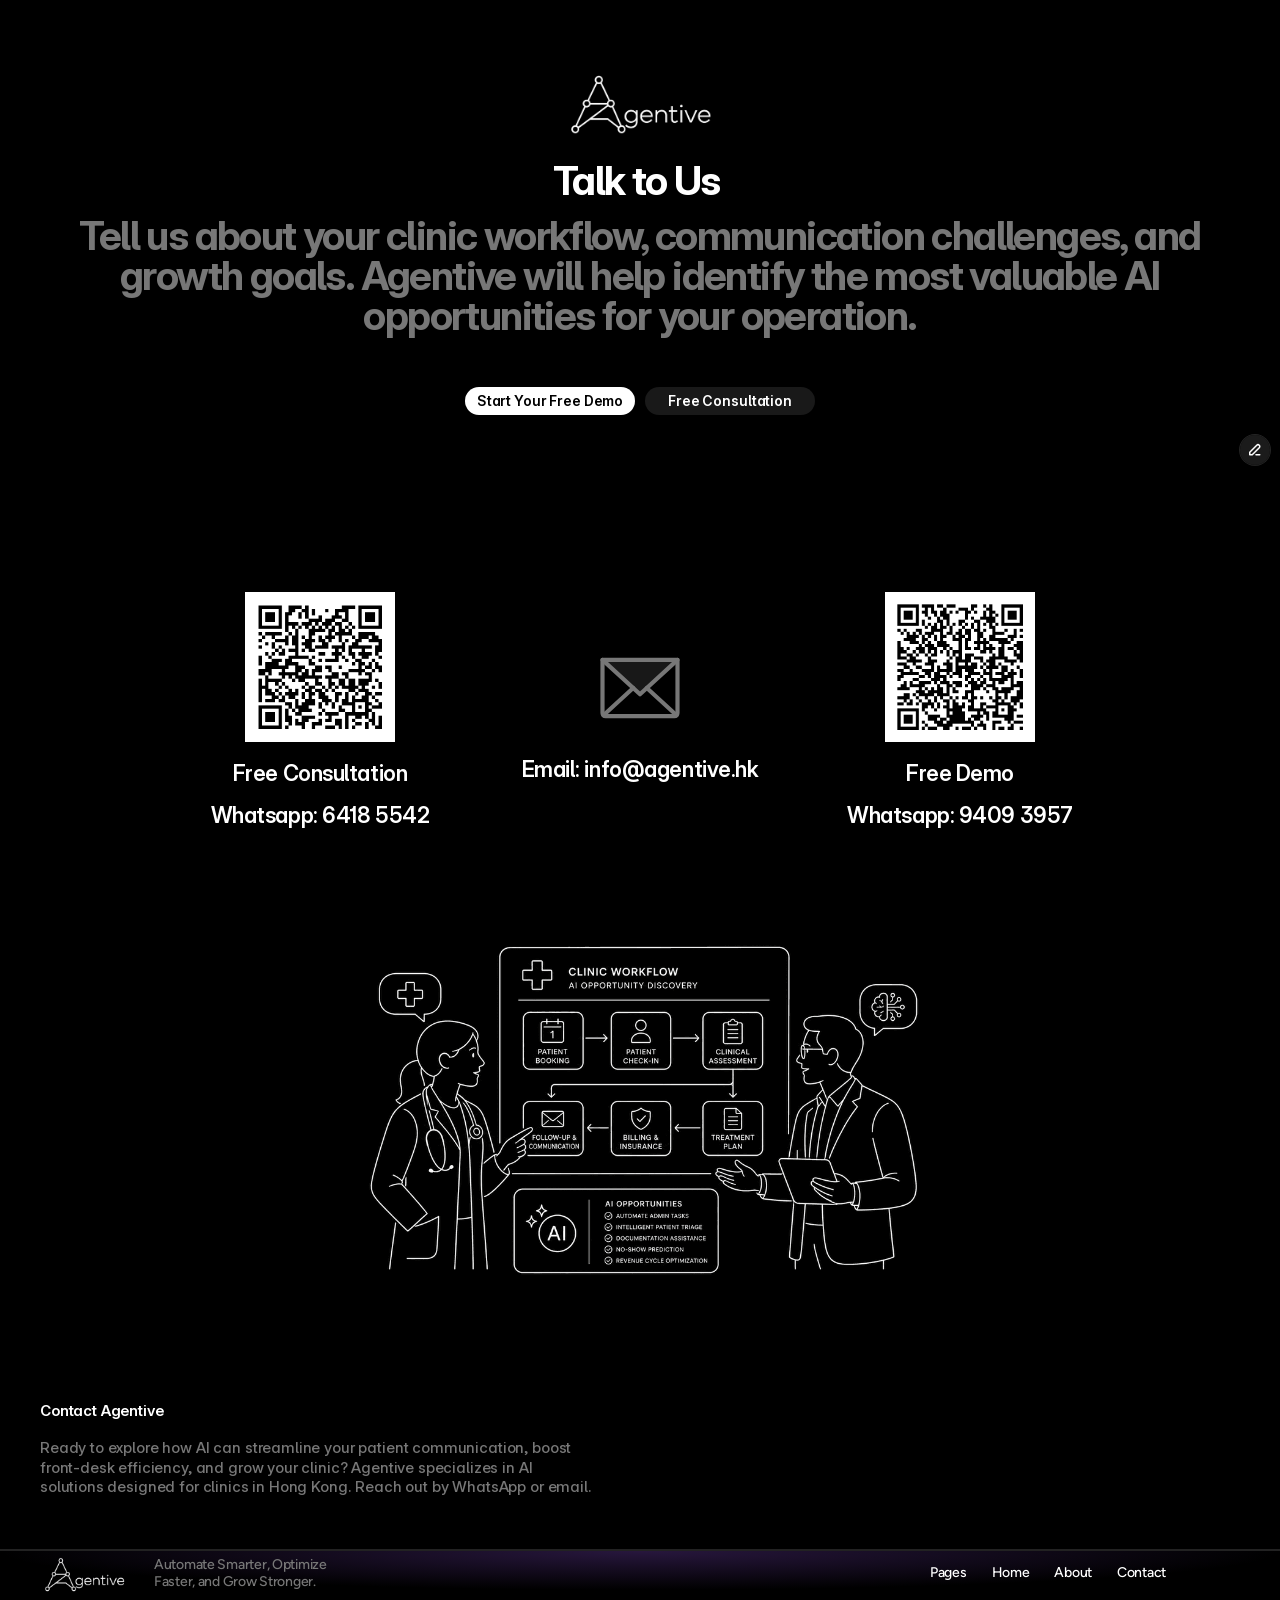
<file: yue-hant/index.html>
<!DOCTYPE html>
<html lang="yue-Hant-HK" class="lenis"><head>
<link rel="stylesheet" href="styles.css"><script>(function(){var f=window.fetch;window.fetch=function(u,o){if(typeof u==='string'&&u.includes('.framercms')){return f('/assets/cms/'+u.split('/').pop(),o);}return f(u,o);};})();</script>
<script>
if(location.protocol==='file:'){
  document.addEventListener('DOMContentLoaded',function(){
    var d=document.createElement('div');
    d.style.cssText='position:fixed;top:0;left:0;right:0;z-index:999999;background:#1E293B;color:#F8FAFC;padding:14px 20px;font:13px/1.5 system-ui,sans-serif;text-align:center;box-shadow:0 2px 8px rgba(0,0,0,.3)';
    d.innerHTML='<strong>Local preview:</strong> Run <code style="background:#334155;padding:2px 8px;border-radius:4px;margin:0 4px">npx serve .</code> in this folder, then open <a href="http://localhost:3000" style="color:#60A5FA">localhost:3000</a>. Or deploy to Netlify/Vercel/GitHub Pages — it works instantly! <button onclick="this.parentElement.remove()" style="margin-left:12px;background:#475569;border:none;color:#F8FAFC;padding:4px 10px;border-radius:4px;cursor:pointer;font-size:12px">✕</button>';
    document.body.prepend(d);
  });
}
</script>
	<meta charset="utf-8">
	<meta name="viewport" content="width=device-width">
	<meta name="generator" content="Framer 43e8337">
	<title>主頁</title>
    <meta name="description" content="Agentive delivers bespoke AI automation for Hong Kong’s healthcare sector, specializing in intelligent operational systems for small and medium-sized clinics.">
    <meta name="framer-search-index" content="https://framerusercontent.com/sites/32BxVA86kiDzz6ZQGJ1eU2/searchIndex-IHhPJekIzUy6.json">
    <meta name="framer-search-index-fallback" content="https://framerusercontent.com/sites/32BxVA86kiDzz6ZQGJ1eU2/searchIndex-4Y8fl9iG0Eyk.json">
    <link href="assets/images/image-extra-1.png" rel="icon" media="(prefers-color-scheme: light)">
    <link href="assets/images/image-extra-2.png" rel="icon" media="(prefers-color-scheme: dark)">
    <link rel="apple-touch-icon" href="assets/images/image-extra-1.png">
    <!-- Open Graph -->
    <meta property="og:type" content="website">
    <meta property="og:title" content="AGENTIVE - Contact">
    <meta property="og:description" content="Agentive delivers bespoke AI automation for Hong Kong’s healthcare sector, specializing in intelligent operational systems for small and medium-sized clinics.">
    <meta property="og:image" content="assets/images/image-extra-3.png">
    <!-- X -->
    <meta name="twitter:card" content="summary_large_image">
    <meta name="twitter:title" content="AGENTIVE - Contact">
    <meta name="twitter:description" content="Agentive delivers bespoke AI automation for Hong Kong’s healthcare sector, specializing in intelligent operational systems for small and medium-sized clinics.">
    <meta name="twitter:image" content="assets/images/image-extra-3.png">
	
	
	<script>try{if(localStorage.getItem("__framer_force_showing_editorbar_since")){const n=document.createElement("link");n.rel="modulepreload";n.href="https://framer.com/edit/init.mjs";document.head.appendChild(n)}}catch(e){}</script><link rel="modulepreload" href="https://framer.com/edit/init.mjs">
	<link rel="canonical" href="https://agentive.framer.wiki/yue-hant/"><meta property="og:url" content="https://agentive.framer.wiki/contact"><!-- Start of headStart -->
    
    <!-- End of headStart -->
	
	
	<link href="https://fonts.gstatic.com" rel="preconnect" crossorigin="">
    <link href="https://fonts.gstatic.com" rel="preconnect" crossorigin="">
	
	<meta name="robots" content="max-image-preview:large"><link rel="alternate" href="https://agentive.framer.wiki/contact" hreflang="yue-Hant-HK"><link rel="alternate" href="https://agentive.framer.wiki/yue-hant/contact" hreflang="zh-Hant-HK"><link rel="alternate" href="https://agentive.framer.wiki/contact" hreflang="x-default"><!-- Start of headEnd -->
    
    <!-- End of headEnd -->
	
</head>
<body>
	
	<!-- Start of bodyStart -->
    
    <!-- End of bodyStart -->
	
	<div id="main" data-framer-hydrate-v2="{&quot;routeId&quot;:&quot;IXLcnssdd&quot;,&quot;localeId&quot;:&quot;default&quot;,&quot;breakpoints&quot;:[{&quot;hash&quot;:&quot;1j0u7nc&quot;,&quot;mediaQuery&quot;:&quot;(min-width: 1200px)&quot;},{&quot;hash&quot;:&quot;zyf92l&quot;,&quot;mediaQuery&quot;:&quot;(min-width: 810px) and (max-width: 1199.98px)&quot;},{&quot;hash&quot;:&quot;jrx3nz&quot;,&quot;mediaQuery&quot;:&quot;(max-width: 809.98px)&quot;},{&quot;hash&quot;:&quot;1kjwutx&quot;,&quot;mediaQuery&quot;:&quot;(min-width: 1200px)&quot;},{&quot;hash&quot;:&quot;1jtl6r4&quot;,&quot;mediaQuery&quot;:&quot;(min-width: 810px) and (max-width: 1199.98px)&quot;},{&quot;hash&quot;:&quot;h7qui&quot;,&quot;mediaQuery&quot;:&quot;(max-width: 809.98px)&quot;}]}" data-framer-ssr-released-at="2026-06-26T12:53:25.744Z" data-framer-page-optimized-at="2026-06-27T12:17:03.757Z" data-framer-generated-page=""><!--$--><div class="framer-8u4Un framer-1kjwutx" data-layout-template="true" style="min-height:100vh;width:auto"><div class="framer-eumtsr-container" data-framer-appear-id="eumtsr" data-framer-layout-hint-center-x="true" style="opacity: 1; transform: translateX(-50%); will-change: transform;"><div class="ssr-variant hidden-h7qui"><nav class="framer-A9Ze8 framer-OWAph framer-7M6Cu framer-dfm1g framer-v-dfm1g" data-border="true" data-framer-name="Desktop" style="--border-bottom-width: 1px; --border-color: var(--token-313dd4d6-9859-4bdd-889b-954a849d13e3, rgb(34, 34, 34)); --border-left-width: 0px; --border-right-width: 0px; --border-style: solid; --border-top-width: 0px; background-color: var(--token-aae92d1e-1be4-447e-8038-565c6944f982, rgb(0, 0, 0)); width: 100%; opacity: 1;"><div class="framer-213vcd" data-framer-name="Desktop" style="border-radius: 4px; transform: translateY(-50%); opacity: 1;"><div class="framer-1ft1nof" data-framer-name="AGENTIVE" data-framer-component-type="RichTextContainer" style="justify-content: center; transform: none; opacity: 1;"><p class="framer-text framer-styles-preset-13sktzi" data-styles-preset="ZlAG9svTx" dir="auto" style="--framer-text-alignment:left"><!--$--><a class="framer-text framer-styles-preset-1arsep9" data-styles-preset="PeLcf7ehs" href="./" data-framer-page-link-current="true">AGENTIVE</a><!--/$--></p></div><div class="framer-1crjnrv" data-framer-name="Container" style="border-radius: 8px; opacity: 1;"><div class="framer-1m1tss8" data-framer-name="Links" style="opacity: 1;"><!--$--><div class="framer-axg5ss-container" style="opacity: 1;"><!--$--><a class="framer-S7jH8 framer-4el2p framer-1fh2yjx framer-v-1fh2yjx framer-16xevj4" href="./" style="background-color: rgba(0, 0, 0, 0); border-radius: 4px; opacity: 1; will-change: auto;" data-framer-page-link-current="true" data-framer-name="Default"><div class="framer-odcd3z" data-framer-component-type="RichTextContainer" style="--framer-link-text-color: rgb(0, 153, 255); --framer-link-text-decoration: underline; transform: none; opacity: 1;"><p class="framer-text framer-styles-preset-x6ge9v" data-styles-preset="D1fS_zrfW">主頁</p></div></a><!--/$--></div><!--/$--><!--$--><div class="framer-x8m3iw-container" style="opacity: 1;"><!--$--><a class="framer-S7jH8 framer-4el2p framer-1fh2yjx framer-v-1fh2yjx framer-16xevj4" href="./about" style="background-color: rgba(0, 0, 0, 0); border-radius: 4px; opacity: 1; will-change: auto;" data-framer-name="Default"><div class="framer-odcd3z" data-framer-component-type="RichTextContainer" style="--framer-link-text-color: rgb(0, 153, 255); --framer-link-text-decoration: underline; transform: none; opacity: 1;"><p class="framer-text framer-styles-preset-x6ge9v" data-styles-preset="D1fS_zrfW">關於</p></div></a><!--/$--></div><!--/$--><!--$--><div class="framer-1kuqyx3-container" style="opacity: 1;"><!--$--><a class="framer-S7jH8 framer-4el2p framer-1fh2yjx framer-v-1fh2yjx framer-16xevj4" href="./contact" style="background-color: rgba(0, 0, 0, 0); border-radius: 4px; opacity: 1; will-change: auto;" data-framer-name="Default"><div class="framer-odcd3z" data-framer-component-type="RichTextContainer" style="--framer-link-text-color: rgb(0, 153, 255); --framer-link-text-decoration: underline; transform: none; opacity: 1;"><p class="framer-text framer-styles-preset-x6ge9v" data-styles-preset="D1fS_zrfW">聯絡</p></div></a><!--/$--></div><!--/$--></div><div class="framer-1utn9go" data-framer-name="Button" style="opacity: 1;"><div class="framer-1hhz98c-container" style="opacity: 1;"><!--$--><a class="framer-mscS8 framer-OWAph framer-4el2p framer-1e5l598 framer-v-1dhrp5e framer-x05rpg" data-border="true" href="https://wa.me/85264185542?text=Hi%2C%20I%E2%80%99d%20like%20to%20book%20a%20consultation." target="_blank" rel="noopener" style="--border-bottom-width: 1px; --border-color: var(--token-6839e435-35f3-4ab3-b723-e98c27e525bc, rgba(255, 255, 255, 0.1)); --border-left-width: 1px; --border-right-width: 1px; --border-style: solid; --border-top-width: 1px; background-color: var(--token-a888adc2-3d05-4d6f-88b7-8dab97418795, rgb(129, 74, 200)); border-radius: 6px; box-shadow: rgba(0, 0, 0, 0.15) 0px 0.706592px 0.706592px -0.625px, rgba(0, 0, 0, 0.14) 0px 1.80656px 1.80656px -1.25px, rgba(0, 0, 0, 0.14) 0px 3.62176px 3.62176px -1.875px, rgba(0, 0, 0, 0.13) 0px 6.8656px 6.8656px -2.5px, rgba(0, 0, 0, 0.1) 0px 13.6468px 13.6468px -3.125px, rgba(0, 0, 0, 0.05) 0px 30px 30px -3.75px; opacity: 1;" data-framer-name="Small"><div class="framer-1hhkatf" data-framer-name="Text Container" style="opacity: 1;"><div class="framer-15k178i" data-framer-name="1st state" style="transform: none; transform-origin: 50% 50% 0px; opacity: 1;"><div class="framer-1bob7ie" data-framer-component-type="RichTextContainer" style="--framer-link-text-color: rgb(0, 153, 255); --framer-link-text-decoration: underline; --framer-paragraph-spacing: 0px; transform: none; transform-origin: 50% 50% 0px; opacity: 1;"><p class="framer-text framer-styles-preset-x6ge9v" data-styles-preset="D1fS_zrfW">透過 WhatsApp 聯絡</p></div></div><div class="framer-4obbbk" data-framer-name="2nd state" style="transform: none; transform-origin: 50% 50% 0px; opacity: 1;"><div class="framer-134t9n" data-framer-component-type="RichTextContainer" style="--framer-link-text-color: rgb(0, 153, 255); --framer-link-text-decoration: underline; --framer-paragraph-spacing: 0px; transform: none; transform-origin: 50% 50% 0px; opacity: 1;"><p class="framer-text framer-styles-preset-x6ge9v" data-styles-preset="D1fS_zrfW">透過 WhatsApp 聯絡</p></div></div></div></a><!--/$--></div></div><div class="framer-l9j6sq-container" style="opacity: 1;"><!--$--><div class="framer-locale-picker" style="height:100%;width:100%"><label for=":R2ularkqop:">Select Language</label><select id=":R2ularkqop:" autocomplete="off"><option value="default" selected="">English</option><option value="fp2LS0cvj">中文</option></select><div class="input" style="font-family:&quot;Inter&quot;, &quot;Inter Placeholder&quot;, sans-serif;font-size:14px;font-style:normal;font-weight:400;letter-spacing:0em;line-height:1.5em;--framer-background-color:rgb(238, 238, 238);--framer-color:rgb(0, 0, 0);padding:10px;border-radius:10px;border:none;--framer-focus-outline:1px solid rgb(0, 153, 255);--framer-focus-outline-offset:0px;gap:5px"><div class="title">中文</div><div class="caret"><svg xmlns="http://www.w3.org/2000/svg" viewBox="0 0 12 12" width="12" height="12"><path d="M 2 4.5 L 6 8.5 L 10 4.5" fill="none" stroke="rgb(153, 153, 153)" stroke-width="1.5" stroke-linecap="round" stroke-linejoin="round"></path></svg></div></div></div><!--/$--></div></div></div></nav></div></div><div data-framer-root="" class="framer-kQWGf framer-6C6VY framer-4el2p framer-72rtr7" style="min-height: 100vh; width: auto; display: contents;"><div class="framer-loq3n6" data-framer-name="Navigation"></div><div class="framer-myl1np hidden-azas73"><div class="framer-1s8u6j8" data-framer-name="Company Logo"><div data-framer-background-image-wrapper="true" style="position: absolute; border-radius: inherit; corner-shape: inherit; inset: 0px;"><img decoding="auto" width="1912" height="823" sizes="min(min(100vw * 0.95, 1200px) - 800px, min(100vw * 0.95, 1200px))" srcset="assets/images/company-logo-2.png 512w,assets/images/company-logo-3.png 1024w,assets/images/company-logo-1.png 1912w" src="assets/images/company-logo-1.png" alt="" style="display: block; width: 100%; height: 100%; border-radius: inherit; corner-shape: inherit; object-position: center center; object-fit: contain;"></div></div><div class="framer-1tu3stw"><div class="framer-rln5k1" data-framer-component-type="RichTextContainer" style="transform: none;"><h1 dir="auto" class="framer-text" style="--font-selector: SW50ZXItVmFyaWFibGVWRj1JbTl3YzNvaUlETXlMQ0FpZDJkb2RDSWdOekF3; --framer-font-family: &quot;Inter Variable&quot;, &quot;Inter Variable Placeholder&quot;, sans-serif; --framer-font-open-type-features: 'cv01' on, 'cv09' on, 'cv11' on, 'cv05' on, 'ss03' on; --framer-font-size: 40px; --framer-font-variation-axes: &quot;opsz&quot; 32, &quot;wght&quot; 700; --framer-letter-spacing: -0.04em; --framer-line-height: 1em; --framer-text-alignment: center; --framer-text-color: var(--token-8961fb69-0ea3-46ab-8b8e-1f9187ebd1a9, rgb(255, 255, 255));">獨家人工智能醫療自動化</h1></div><div class="framer-whqh" data-framer-component-type="RichTextContainer" style="transform: none;"><h1 dir="auto" class="framer-text" style="--font-selector: SW50ZXItVmFyaWFibGVWRj1JbTl3YzNvaUlETXlMQ0FpZDJkb2RDSWdOekF3; --framer-font-family: &quot;Inter Variable&quot;, &quot;Inter Variable Placeholder&quot;, sans-serif; --framer-font-open-type-features: 'cv01' on, 'cv09' on, 'cv11' on, 'cv05' on, 'ss03' on; --framer-font-size: 40px; --framer-font-variation-axes: &quot;opsz&quot; 32, &quot;wght&quot; 700; --framer-letter-spacing: -0.04em; --framer-line-height: 1em; --framer-text-alignment: center; --framer-text-color: var(--token-d3650bef-13f5-49bd-88f0-8a82034ef0d6, rgb(119, 119, 119));">透過香港領先方案，提升診所收益及病人就診體驗。</h1></div></div><div class="framer-r7znfj"><a class="framer-1vmhayp framer-lux5qc" href="https://wa.me/85294093957?text=Hi%2C%20I%E2%80%99d%20like%20to%20start%20the%20Free%20Demo." target="_blank" rel="noopener"><div class="framer-t5f8w8" data-framer-component-type="RichTextContainer" style="transform: none;"><p dir="auto" class="framer-text" style="--font-selector: SW50ZXItVmFyaWFibGVWRj1JbTl3YzNvaUlESXdMQ0FpZDJkb2RDSWdOakF3; --framer-font-family: &quot;Inter Variable&quot;, &quot;Inter Variable Placeholder&quot;, sans-serif; --framer-font-open-type-features: 'cv09' on, 'cv01' on, 'cv11' on, 'cv05' on; --framer-font-size: 14px; --framer-font-variation-axes: &quot;opsz&quot; 20, &quot;wght&quot; 600; --framer-letter-spacing: -0.01em; --framer-line-height: 1em; --framer-text-alignment: center; --framer-text-color: var(--token-26b2fd9f-cb04-4e12-920b-6e002294676e, rgb(0, 0, 0));">立即開始免費示範</p></div></a><a class="framer-tq19pq framer-lux5qc" href="https://wa.me/85264185542?text=Hi%2C%20I%E2%80%99d%20like%20to%20book%20a%20consultation." target="_blank" rel="noopener"><div class="framer-jb1vxo" data-framer-component-type="RichTextContainer" style="transform: none;"><p dir="auto" class="framer-text" style="--font-selector: SW50ZXItVmFyaWFibGVWRj1JbTl3YzNvaUlESXdMQ0FpZDJkb2RDSWdOakF3; --framer-font-family: &quot;Inter Variable&quot;, &quot;Inter Variable Placeholder&quot;, sans-serif; --framer-font-open-type-features: 'cv09' on, 'cv01' on, 'cv11' on, 'cv05' on; --framer-font-size: 14px; --framer-font-variation-axes: &quot;opsz&quot; 20, &quot;wght&quot; 600; --framer-letter-spacing: -0.01em; --framer-line-height: 1em; --framer-text-alignment: center; --framer-text-color: var(--token-8961fb69-0ea3-46ab-8b8e-1f9187ebd1a9, rgb(255, 255, 255));">免費諮詢</p></div></a></div></div><div class="framer-b9f0h0"><div class="framer-1n4dhkv"><div data-framer-component-type="SVG" parentsize="0" _constraints="[object Object]" rotation="0" shadows="" class="framer-o6kztn" aria-hidden="true" style="image-rendering: pixelated; flex-shrink: 0;"><div class="svgContainer" style="width: 100%; height: 100%; aspect-ratio: inherit;"><svg style="width:100%;height:100%;" preserveAspectRatio="none" width="100%" height="100%"><use href="#svg990058919_398"></use></svg></div></div><div class="framer-1966yhl" data-framer-appear-id="1966yhl" data-framer-component-type="RichTextContainer" style="opacity: 1; transform: none; will-change: transform;"><h6 class="framer-text framer-styles-preset-13fcp0u" data-styles-preset="J5DcMnyFr" dir="auto">智能客戶服務</h6></div></div><div class="framer-nlkdq7"><div data-framer-component-type="SVG" data-framer-name="Oval" radius="24" parentsize="0" _constraints="[object Object]" rotation="0" shadows="" class="framer-zc8pvj" aria-hidden="true" style="image-rendering: pixelated; flex-shrink: 0;"><div class="svgContainer" style="width: 100%; height: 100%; aspect-ratio: inherit;"><svg style="width:100%;height:100%;" preserveAspectRatio="none" width="100%" height="100%"><use href="#svg433054247_410"></use></svg></div></div><div class="framer-n0chhb" data-framer-appear-id="n0chhb" data-framer-component-type="RichTextContainer" style="opacity: 1; transform: none; will-change: transform;"><h6 class="framer-text framer-styles-preset-13fcp0u" data-styles-preset="J5DcMnyFr" dir="auto">真人與人工智能協作</h6></div></div><div class="framer-14zjm78"><div data-framer-component-type="SVG" parentsize="0" _constraints="[object Object]" rotation="0" shadows="" class="framer-6481qi" aria-hidden="true" style="image-rendering: pixelated; flex-shrink: 0;"><div class="svgContainer" style="width: 100%; height: 100%; aspect-ratio: inherit;"><svg style="width:100%;height:100%;" preserveAspectRatio="none" width="100%" height="100%"><use href="#svg-1861651296_420"></use></svg></div></div><div class="framer-1r7xlcd" data-framer-appear-id="1r7xlcd" data-framer-component-type="RichTextContainer" style="opacity: 1; transform: none; will-change: transform;"><h6 class="framer-text framer-styles-preset-13fcp0u" data-styles-preset="J5DcMnyFr" dir="auto">無縫整合</h6></div></div><div class="framer-oy64io"><div data-framer-component-type="SVG" parentsize="0" _constraints="[object Object]" rotation="0" shadows="" class="framer-1bnamd2" aria-hidden="true" style="image-rendering: pixelated; flex-shrink: 0;"><div class="svgContainer" style="width: 100%; height: 100%; aspect-ratio: inherit;"><svg style="width:100%;height:100%;" preserveAspectRatio="none" width="100%" height="100%"><use href="#svg990058919_398"></use></svg></div></div><div class="framer-1id8968" data-framer-appear-id="1id8968" data-framer-component-type="RichTextContainer" style="opacity: 1; transform: none; will-change: transform;"><h6 class="framer-text framer-styles-preset-13fcp0u" data-styles-preset="J5DcMnyFr" dir="auto">數據驅動決策</h6></div></div></div><div class="framer-e2dh1b"><div class="framer-123l5xu"><div class="framer-qslxss" data-framer-component-type="RichTextContainer" style="transform: none;"><h1 dir="auto" class="framer-text" style="--font-selector: SW50ZXItVmFyaWFibGVWRj1JbTl3YzNvaUlESTBMQ0FpZDJkb2RDSWdOakF3; --framer-font-family: &quot;Inter Variable&quot;, &quot;Inter Variable Placeholder&quot;, sans-serif; --framer-font-open-type-features: 'cv01' on, 'cv09' on, 'cv11' on, 'cv05' on; --framer-font-size: 15px; --framer-font-variation-axes: &quot;opsz&quot; 24, &quot;wght&quot; 600; --framer-letter-spacing: -0.01em; --framer-line-height: 1em; --framer-text-alignment: center; --framer-text-color: var(--token-8961fb69-0ea3-46ab-8b8e-1f9187ebd1a9, rgb(255, 255, 255));">獨家醫療人工智能，專為香港診所度身訂造</h1></div><div class="framer-1209gua" data-framer-component-type="RichTextContainer" style="transform: none;"><h2 dir="auto" class="framer-text" style="--font-selector: SW50ZXItVmFyaWFibGVWRj1JbTl3YzNvaUlESTBMQ0FpZDJkb2RDSWdOVEF3; --framer-font-family: &quot;Inter Variable&quot;, &quot;Inter Variable Placeholder&quot;, sans-serif; --framer-font-open-type-features: 'cv01' on, 'cv09' on, 'cv11' on, 'cv05' on, 'ss03' on; --framer-font-size: 15px; --framer-font-variation-axes: &quot;opsz&quot; 24, &quot;wght&quot; 500; --framer-letter-spacing: -0.01em; --framer-line-height: 1.3em; --framer-text-alignment: left; --framer-text-color: var(--token-ed724e25-7ff9-40e4-a153-c8f5351e85cb, rgb(119, 119, 119));">Agentive 專注於診所 AI 商業策略——不僅提供自動化，更提供「24/7 智能營運助理」，專注提升盈利能力、營運效率、客戶忠誠度，並大幅降低病人流失率。我們的方案不止於簡單聊天機械人，而是針對本地實際情況，提供實務化、智能化的溝通及營運支援。</h2></div></div><div class="framer-en7ct8-container" data-framer-name="Youtube - Unlock Clinic Growth with AI" name="Youtube - Unlock Clinic Growth with AI"><article role="presentation" style="position: relative; width: 100%; height: 100%; border-radius: 0px; transform: unset; cursor: pointer; overflow: hidden;"><link rel="preconnect" href="https://i.ytimg.com"><img decoding="async" src="assets/images/youtube-unlock-clinic-growth-with-ai-4.webp" style="position: absolute; top: 0px; left: 0px; height: 100%; width: 100%; object-fit: cover;"><iframe loading="lazy" title="Youtube Video" allow="presentation; fullscreen; accelerometer; autoplay; encrypted-media; gyroscope; picture-in-picture" src="https://www.youtube.com/embed/M9hLdh2Em58?v=M9hLdh2Em58&amp;iv_load_policy=3&amp;rel=0&amp;modestbranding=1&amp;playsinline=1&amp;autoplay=0" frameborder="0" style="position: absolute; top: 0px; left: 0px; height: 100%; width: 100%; display: none;"></iframe><button aria-label="Play" style="position: absolute; top: 50%; left: 50%; transform: translate(-50%, -50%); width: 68px; height: 48px; padding: 0px; border-width: medium; border-style: none; border-color: currentcolor; border-image: initial; background: transparent; cursor: pointer;"><svg height="100%" version="1.1" viewBox="0 0 68 48" width="100%"><path d="M66.52,7.74c-0.78-2.93-2.49-5.41-5.42-6.19C55.79,.13,34,0,34,0S12.21,.13,6.9,1.55 C3.97,2.33,2.27,4.81,1.48,7.74C0.06,13.05,0,24,0,24s0.06,10.95,1.48,16.26c0.78,2.93,2.49,5.41,5.42,6.19 C12.21,47.87,34,48,34,48s21.79-0.13,27.1-1.55c2.93-0.78,4.64-3.26,5.42-6.19C67.94,34.95,68,24,68,24S67.94,13.05,66.52,7.74z" fill="#212121" fill-opacity="0.8" style="transition: fill 0.1s cubic-bezier(0.4, 0, 1, 1), fill-opacity 0.1s cubic-bezier(0.4, 0, 1, 1);"></path><path d="M 45,24 27,14 27,34" fill="#fff"></path></svg></button></article></div></div><div class="framer-1diew7m"><div class="framer-1l1426x" data-framer-component-type="RichTextContainer" style="transform: none;"><h1 dir="auto" class="framer-text" style="--font-selector: SW50ZXItVmFyaWFibGVWRj1JbTl3YzNvaUlESTBMQ0FpZDJkb2RDSWdOakF3; --framer-font-family: &quot;Inter Variable&quot;, &quot;Inter Variable Placeholder&quot;, sans-serif; --framer-font-open-type-features: 'cv01' on, 'cv09' on, 'cv11' on, 'cv05' on; --framer-font-size: 15px; --framer-font-variation-axes: &quot;opsz&quot; 24, &quot;wght&quot; 600; --framer-letter-spacing: -0.01em; --framer-line-height: 1em; --framer-text-alignment: center; --framer-text-color: var(--token-8961fb69-0ea3-46ab-8b8e-1f9187ebd1a9, rgb(255, 255, 255));">自動化。整合。提升成效。</h1></div><div class="framer-1kqs6he" data-framer-component-type="RichTextContainer" style="transform: none;"><h2 dir="auto" class="framer-text" style="--font-selector: SW50ZXItVmFyaWFibGVWRj1JbTl3YzNvaUlESTBMQ0FpZDJkb2RDSWdOVEF3; --framer-font-family: &quot;Inter Variable&quot;, &quot;Inter Variable Placeholder&quot;, sans-serif; --framer-font-open-type-features: 'cv01' on, 'cv09' on, 'cv11' on, 'cv05' on, 'ss03' on; --framer-font-size: 15px; --framer-font-variation-axes: &quot;opsz&quot; 24, &quot;wght&quot; 500; --framer-letter-spacing: -0.01em; --framer-line-height: 1.3em; --framer-text-alignment: left; --framer-text-color: var(--token-ed724e25-7ff9-40e4-a153-c8f5351e85cb, rgb(119, 119, 119));">Agentive 的 AI 自動化可主動處理病人跟進、重新預約、預防爽約及診後護理。它將貴診所的關懷延伸至求診以外，為您帶來新增收入及長期忠誠度。</h2></div><div class="framer-dr7b15" data-framer-component-type="RichTextContainer" style="transform: none;"><h2 dir="auto" class="framer-text" style="--font-selector: SW50ZXItVmFyaWFibGVWRj1JbTl3YzNvaUlESTBMQ0FpZDJkb2RDSWdOVEF3; --framer-font-family: &quot;Inter Variable&quot;, &quot;Inter Variable Placeholder&quot;, sans-serif; --framer-font-open-type-features: 'cv01' on, 'cv09' on, 'cv11' on, 'cv05' on, 'ss03' on; --framer-font-size: 15px; --framer-font-variation-axes: &quot;opsz&quot; 24, &quot;wght&quot; 500; --framer-letter-spacing: -0.01em; --framer-line-height: 1.3em; --framer-text-alignment: left; --framer-text-color: var(--token-ed724e25-7ff9-40e4-a153-c8f5351e85cb, rgb(119, 119, 119));">我們的人機協作系統全天候 24/7 運作，處理常規查詢，並整理交接摘要，方便貴公司員工接手處理複雜個案——免卻病人反覆重複敘述，只帶來流暢且具同理心的體驗。所有工作流程均可因應貴品牌在英文及中文的語調自動調整，無需員工重新培訓或全面更換系統。</h2></div></div><div class="framer-186ghym"><div class="framer-1okdzww" data-framer-name="Placeholder"><div class="framer-1pjc1uo" data-framer-name="Follow-up, No-Show Cuts, Loyalty"><div data-framer-background-image-wrapper="true" style="position: absolute; border-radius: inherit; corner-shape: inherit; inset: 0px;"><img decoding="auto" loading="lazy" width="1536" height="1024" sizes="min(max((min(100vw * 0.95, 1200px) - 40px) / 3, 1px) - 20px, max((min(100vw * 0.95, 1200px) - 40px) / 3, 1px))" srcset="assets/images/follow-up-no-show-cuts-loyalty-5.png 512w,assets/images/follow-up-no-show-cuts-loyalty-6.png 1024w,assets/images/follow-up-no-show-cuts-loyalty-7.png 1536w" src="assets/images/follow-up-no-show-cuts-loyalty-7.png" alt="" style="display: block; width: 100%; height: 100%; border-radius: inherit; corner-shape: inherit; object-position: center center; object-fit: cover;"></div></div><div class="framer-smskhy"><div class="framer-1cvpfg7" data-framer-component-type="RichTextContainer" style="transform: none;"><p dir="auto" class="framer-text" style="--font-selector: SW50ZXItTWVkaXVt; --framer-font-open-type-features: 'cv01' on, 'cv09' on, 'cv11' on, 'cv05' on; --framer-font-size: 13px; --framer-font-weight: 500; --framer-letter-spacing: -0.01em; --framer-text-alignment: center; --framer-text-color: var(--token-d3650bef-13f5-49bd-88f0-8a82034ef0d6, rgb(119, 119, 119));">智能照護</p></div><div class="framer-14sk9ke" data-framer-component-type="RichTextContainer" style="transform: none;"><h3 dir="auto" class="framer-text" style="--font-selector: SW50ZXItVmFyaWFibGVWRj1JbTl3YzNvaUlETXlMQ0FpZDJkb2RDSWdOakF3; --framer-font-family: &quot;Inter Variable&quot;, &quot;Inter Variable Placeholder&quot;, sans-serif; --framer-font-open-type-features: 'cv01' on, 'cv09' on, 'cv11' on, 'cv05' on, 'ss03' on; --framer-font-size: 22px; --framer-font-variation-axes: &quot;opsz&quot; 32, &quot;wght&quot; 600; --framer-letter-spacing: -0.02em; --framer-line-height: 1em; --framer-text-alignment: center; --framer-text-color: var(--token-8961fb69-0ea3-46ab-8b8e-1f9187ebd1a9, rgb(255, 255, 255));">跟進、減少爽約、客戶忠誠度</h3></div></div></div><div class="framer-bpo29l" data-framer-name="Placeholder"><div class="framer-vin3nd" data-framer-name="24 7 Replies &amp; Effortless Handover"><div data-framer-background-image-wrapper="true" style="position: absolute; border-radius: inherit; corner-shape: inherit; inset: 0px;"><img decoding="auto" loading="lazy" width="1536" height="1024" sizes="min(max((min(100vw * 0.95, 1200px) - 40px) / 3, 1px) - 20px, max((min(100vw * 0.95, 1200px) - 40px) / 3, 1px))" srcset="assets/images/24-7-replies-effortless-handover-8.png 512w,assets/images/24-7-replies-effortless-handover-9.png 1024w,assets/images/24-7-replies-effortless-handover-10.png 1536w" src="assets/images/24-7-replies-effortless-handover-10.png" alt="" style="display: block; width: 100%; height: 100%; border-radius: inherit; corner-shape: inherit; object-position: center center; object-fit: cover;"></div></div><div class="framer-c5q52f"><div class="framer-w048ge" data-framer-component-type="RichTextContainer" style="transform: none;"><p dir="auto" class="framer-text" style="--font-selector: SW50ZXItTWVkaXVt; --framer-font-open-type-features: 'cv01' on, 'cv09' on, 'cv11' on, 'cv05' on; --framer-font-size: 13px; --framer-font-weight: 500; --framer-letter-spacing: -0.01em; --framer-text-alignment: center; --framer-text-color: var(--token-d3650bef-13f5-49bd-88f0-8a82034ef0d6, rgb(119, 119, 119));">協作</p></div><div class="framer-142gjzx" data-framer-component-type="RichTextContainer" style="transform: none;"><h3 dir="auto" class="framer-text" style="--font-selector: SW50ZXItVmFyaWFibGVWRj1JbTl3YzNvaUlETXlMQ0FpZDJkb2RDSWdOakF3; --framer-font-family: &quot;Inter Variable&quot;, &quot;Inter Variable Placeholder&quot;, sans-serif; --framer-font-open-type-features: 'cv01' on, 'cv09' on, 'cv11' on, 'cv05' on, 'ss03' on; --framer-font-size: 22px; --framer-font-variation-axes: &quot;opsz&quot; 32, &quot;wght&quot; 600; --framer-letter-spacing: -0.02em; --framer-line-height: 1em; --framer-text-alignment: center; --framer-text-color: var(--token-8961fb69-0ea3-46ab-8b8e-1f9187ebd1a9, rgb(255, 255, 255));">24/7 回覆及無縫交接</h3></div></div></div><div class="framer-hx9as4" data-framer-name="Placeholder"><div class="framer-1x8usw" data-framer-name="Seamless, Pain-Free Integration"><div data-framer-background-image-wrapper="true" style="position: absolute; border-radius: inherit; corner-shape: inherit; inset: 0px;"><img decoding="auto" loading="lazy" width="1536" height="1024" sizes="min(max((min(100vw * 0.95, 1200px) - 40px) / 3, 1px) - 20px, max((min(100vw * 0.95, 1200px) - 40px) / 3, 1px))" srcset="assets/images/seamless-pain-free-integration-11.png 512w,assets/images/seamless-pain-free-integration-12.png 1024w,assets/images/seamless-pain-free-integration-13.png 1536w" src="assets/images/seamless-pain-free-integration-13.png" alt="" style="display: block; width: 100%; height: 100%; border-radius: inherit; corner-shape: inherit; object-position: center center; object-fit: cover;"></div></div><div class="framer-1t39g56"><div class="framer-1ajhy2c" data-framer-component-type="RichTextContainer" style="transform: none;"><p dir="auto" class="framer-text" style="--font-selector: SW50ZXItTWVkaXVt; --framer-font-open-type-features: 'cv01' on, 'cv09' on, 'cv11' on, 'cv05' on; --framer-font-size: 13px; --framer-font-weight: 500; --framer-letter-spacing: -0.01em; --framer-text-alignment: center; --framer-text-color: var(--token-d3650bef-13f5-49bd-88f0-8a82034ef0d6, rgb(119, 119, 119));">升級</p></div><div class="framer-16v95x2" data-framer-component-type="RichTextContainer" style="transform: none;"><h3 dir="auto" class="framer-text" style="--font-selector: SW50ZXItVmFyaWFibGVWRj1JbTl3YzNvaUlETXlMQ0FpZDJkb2RDSWdOakF3; --framer-font-family: &quot;Inter Variable&quot;, &quot;Inter Variable Placeholder&quot;, sans-serif; --framer-font-open-type-features: 'cv01' on, 'cv09' on, 'cv11' on, 'cv05' on, 'ss03' on; --framer-font-size: 22px; --framer-font-variation-axes: &quot;opsz&quot; 32, &quot;wght&quot; 600; --framer-letter-spacing: -0.02em; --framer-line-height: 1em; --framer-text-alignment: center; --framer-text-color: var(--token-8961fb69-0ea3-46ab-8b8e-1f9187ebd1a9, rgb(255, 255, 255));">無縫、輕鬆整合</h3></div></div></div></div><div class="framer-1q06ff5"><div class="framer-11yluaw"><div class="framer-1deh9bh"><svg class="framer-M8q4o framer-jn6vm9" role="presentation" viewBox="0 0 24 24"><use href="#4031789498"></use></svg><div class="framer-v1rul4" data-framer-component-type="RichTextContainer" style="transform: none;"><h3 dir="auto" class="framer-text" style="--font-selector: SW50ZXItVmFyaWFibGVWRj1JbTl3YzNvaUlETXlMQ0FpZDJkb2RDSWdOakF3; --framer-font-family: &quot;Inter Variable&quot;, &quot;Inter Variable Placeholder&quot;, sans-serif; --framer-font-open-type-features: 'cv01' on, 'cv09' on, 'cv11' on, 'cv05' on, 'ss03' on; --framer-font-size: 22px; --framer-font-variation-axes: &quot;opsz&quot; 32, &quot;wght&quot; 600; --framer-letter-spacing: -0.02em; --framer-line-height: 1em; --framer-text-alignment: center; --framer-text-color: var(--token-8961fb69-0ea3-46ab-8b8e-1f9187ebd1a9, rgb(255, 255, 255));">自動化 WhatsApp 跟進</h3></div></div><div class="framer-m0nhhp"><svg class="framer-MFt14 framer-1eug39z" role="presentation" viewBox="0 0 24 24"><use href="#1682392209"></use></svg><div class="framer-mnh1mz" data-framer-component-type="RichTextContainer" style="transform: none;"><h3 dir="auto" class="framer-text" style="--font-selector: SW50ZXItVmFyaWFibGVWRj1JbTl3YzNvaUlETXlMQ0FpZDJkb2RDSWdOakF3; --framer-font-family: &quot;Inter Variable&quot;, &quot;Inter Variable Placeholder&quot;, sans-serif; --framer-font-open-type-features: 'cv01' on, 'cv09' on, 'cv11' on, 'cv05' on, 'ss03' on; --framer-font-size: 22px; --framer-font-variation-axes: &quot;opsz&quot; 32, &quot;wght&quot; 600; --framer-letter-spacing: -0.02em; --framer-line-height: 1em; --framer-text-alignment: center; --framer-text-color: var(--token-8961fb69-0ea3-46ab-8b8e-1f9187ebd1a9, rgb(255, 255, 255));">自訂工作流程</h3></div></div><div class="framer-1qik74l"><svg class="framer-m8Hh1 framer-3bbswi" role="presentation" viewBox="0 0 24 24"><use href="#88840897"></use></svg><div class="framer-1eu906t" data-framer-component-type="RichTextContainer" style="transform: none;"><h3 dir="auto" class="framer-text" style="--font-selector: SW50ZXItVmFyaWFibGVWRj1JbTl3YzNvaUlETXlMQ0FpZDJkb2RDSWdOakF3; --framer-font-family: &quot;Inter Variable&quot;, &quot;Inter Variable Placeholder&quot;, sans-serif; --framer-font-open-type-features: 'cv01' on, 'cv09' on, 'cv11' on, 'cv05' on, 'ss03' on; --framer-font-size: 22px; --framer-font-variation-axes: &quot;opsz&quot; 32, &quot;wght&quot; 600; --framer-letter-spacing: -0.02em; --framer-line-height: 1em; --framer-text-alignment: center; --framer-text-color: var(--token-8961fb69-0ea3-46ab-8b8e-1f9187ebd1a9, rgb(255, 255, 255));">出席提醒</h3></div></div><div class="framer-z5n9fz"><svg class="framer-O05eY framer-f09ayd" role="presentation" viewBox="0 0 24 24"><use href="#4111782211"></use></svg><div class="framer-72luo3" data-framer-component-type="RichTextContainer" style="transform: none;"><h3 dir="auto" class="framer-text" style="--font-selector: SW50ZXItVmFyaWFibGVWRj1JbTl3YzNvaUlETXlMQ0FpZDJkb2RDSWdOakF3; --framer-font-family: &quot;Inter Variable&quot;, &quot;Inter Variable Placeholder&quot;, sans-serif; --framer-font-open-type-features: 'cv01' on, 'cv09' on, 'cv11' on, 'cv05' on, 'ss03' on; --framer-font-size: 22px; --framer-font-variation-axes: &quot;opsz&quot; 32, &quot;wght&quot; 600; --framer-letter-spacing: -0.02em; --framer-line-height: 1em; --framer-text-alignment: center; --framer-text-color: var(--token-8961fb69-0ea3-46ab-8b8e-1f9187ebd1a9, rgb(255, 255, 255));">會員忠誠推廣活動</h3></div></div></div><div class="framer-9cp6ud"><div class="framer-1fpm7oi"><svg class="framer-nKQZn framer-wji05n" role="presentation" viewBox="0 0 24 24"><use href="#3620598648"></use></svg><div class="framer-dz19o5" data-framer-component-type="RichTextContainer" style="transform: none;"><h3 dir="auto" class="framer-text" style="--font-selector: SW50ZXItVmFyaWFibGVWRj1JbTl3YzNvaUlETXlMQ0FpZDJkb2RDSWdOakF3; --framer-font-family: &quot;Inter Variable&quot;, &quot;Inter Variable Placeholder&quot;, sans-serif; --framer-font-open-type-features: 'cv01' on, 'cv09' on, 'cv11' on, 'cv05' on, 'ss03' on; --framer-font-size: 22px; --framer-font-variation-axes: &quot;opsz&quot; 32, &quot;wght&quot; 600; --framer-letter-spacing: -0.02em; --framer-line-height: 1em; --framer-text-alignment: center; --framer-text-color: var(--token-8961fb69-0ea3-46ab-8b8e-1f9187ebd1a9, rgb(255, 255, 255));">零漏接查詢</h3></div></div><div class="framer-qnfutb"><svg class="framer-El99O framer-o8e8ad" role="presentation" viewBox="0 0 24 24"><use href="#2624245018"></use></svg><div class="framer-g1ju22" data-framer-component-type="RichTextContainer" style="transform: none;"><h3 dir="auto" class="framer-text" style="--font-selector: SW50ZXItVmFyaWFibGVWRj1JbTl3YzNvaUlETXlMQ0FpZDJkb2RDSWdOakF3; --framer-font-family: &quot;Inter Variable&quot;, &quot;Inter Variable Placeholder&quot;, sans-serif; --framer-font-open-type-features: 'cv01' on, 'cv09' on, 'cv11' on, 'cv05' on, 'ss03' on; --framer-font-size: 22px; --framer-font-variation-axes: &quot;opsz&quot; 32, &quot;wght&quot; 600; --framer-letter-spacing: -0.02em; --framer-line-height: 1em; --framer-text-alignment: center; --framer-text-color: var(--token-8961fb69-0ea3-46ab-8b8e-1f9187ebd1a9, rgb(255, 255, 255));">雙語同理心</h3></div></div><div class="framer-1qgc8z9"><svg class="framer-cBrfg framer-1alguqj" role="presentation" viewBox="0 0 24 24"><use href="#4244954862"></use></svg><div class="framer-dtom46" data-framer-component-type="RichTextContainer" style="transform: none;"><h3 dir="auto" class="framer-text" style="--font-selector: SW50ZXItVmFyaWFibGVWRj1JbTl3YzNvaUlETXlMQ0FpZDJkb2RDSWdOakF3; --framer-font-family: &quot;Inter Variable&quot;, &quot;Inter Variable Placeholder&quot;, sans-serif; --framer-font-open-type-features: 'cv01' on, 'cv09' on, 'cv11' on, 'cv05' on, 'ss03' on; --framer-font-size: 22px; --framer-font-variation-axes: &quot;opsz&quot; 32, &quot;wght&quot; 600; --framer-letter-spacing: -0.02em; --framer-line-height: 1em; --framer-text-alignment: center; --framer-text-color: var(--token-8961fb69-0ea3-46ab-8b8e-1f9187ebd1a9, rgb(255, 255, 255));">智慧人機交接</h3></div></div><div class="framer-1kd12sf"><svg class="framer-JrhtI framer-x3e16v" role="presentation" viewBox="0 0 24 24"><use href="#1028000027"></use></svg><div class="framer-lvwr5x" data-framer-component-type="RichTextContainer" style="transform: none;"><h3 dir="auto" class="framer-text" style="--font-selector: SW50ZXItVmFyaWFibGVWRj1JbTl3YzNvaUlETXlMQ0FpZDJkb2RDSWdOakF3; --framer-font-family: &quot;Inter Variable&quot;, &quot;Inter Variable Placeholder&quot;, sans-serif; --framer-font-open-type-features: 'cv01' on, 'cv09' on, 'cv11' on, 'cv05' on, 'ss03' on; --framer-font-size: 22px; --framer-font-variation-axes: &quot;opsz&quot; 32, &quot;wght&quot; 600; --framer-letter-spacing: -0.02em; --framer-line-height: 1em; --framer-text-alignment: center; --framer-text-color: var(--token-8961fb69-0ea3-46ab-8b8e-1f9187ebd1a9, rgb(255, 255, 255));">即時數據分析</h3></div></div></div></div><div class="framer-18juni2"><div class="framer-uoqw1i" data-framer-component-type="RichTextContainer" style="transform: none;"><h1 dir="auto" class="framer-text" style="--font-selector: SW50ZXItVmFyaWFibGVWRj1JbTl3YzNvaUlESTBMQ0FpZDJkb2RDSWdOakF3; --framer-font-family: &quot;Inter Variable&quot;, &quot;Inter Variable Placeholder&quot;, sans-serif; --framer-font-open-type-features: 'cv01' on, 'cv09' on, 'cv11' on, 'cv05' on; --framer-font-size: 15px; --framer-font-variation-axes: &quot;opsz&quot; 24, &quot;wght&quot; 600; --framer-letter-spacing: -0.01em; --framer-line-height: 1em; --framer-text-alignment: center; --framer-text-color: var(--token-8961fb69-0ea3-46ab-8b8e-1f9187ebd1a9, rgb(255, 255, 255));">釋放診所的全部潛能</h1></div><div class="framer-1yccess" data-framer-component-type="RichTextContainer" style="transform: none;"><h2 dir="auto" class="framer-text" style="--font-selector: SW50ZXItVmFyaWFibGVWRj1JbTl3YzNvaUlESTBMQ0FpZDJkb2RDSWdOVEF3; --framer-font-family: &quot;Inter Variable&quot;, &quot;Inter Variable Placeholder&quot;, sans-serif; --framer-font-open-type-features: 'cv01' on, 'cv09' on, 'cv11' on, 'cv05' on, 'ss03' on; --framer-font-size: 15px; --framer-font-variation-axes: &quot;opsz&quot; 24, &quot;wght&quot; 500; --framer-letter-spacing: -0.01em; --framer-line-height: 1.3em; --framer-text-alignment: left; --framer-text-color: var(--token-ed724e25-7ff9-40e4-a153-c8f5351e85cb, rgb(119, 119, 119));">我們度身訂造的 AI 解決方案，透過減少缺席預約、提升前台營運效率、提高病人忠誠度，並將更多新查詢轉化為已預約的診症，為診所帶來快速、可量化的投資回報（ROI）。</h2></div></div><div class="framer-1jbpzo2"><div class="framer-10lyu3l"><div class="framer-1m456gr" data-framer-name="Placeholder"><div class="framer-tb9wq" data-framer-name="Commercial Impact  Real Results"><div data-framer-background-image-wrapper="true" style="position: absolute; border-radius: inherit; corner-shape: inherit; inset: 0px;"><img decoding="async" loading="lazy" width="1536" height="1024" sizes="min(287px, max((min(100vw * 0.95, 1200px) - 40px) / 3, 1px))" srcset="assets/images/commercial-impact-real-results-15.png 512w,assets/images/commercial-impact-real-results-16.png 1024w,assets/images/commercial-impact-real-results-14.png 1536w" src="assets/images/commercial-impact-real-results-14.png" alt="" style="display: block; width: 100%; height: 100%; border-radius: inherit; corner-shape: inherit; object-position: center center; object-fit: contain;"></div></div></div><div class="framer-152hesx"><div class="framer-629bsr" data-framer-component-type="RichTextContainer" style="transform: none;"><h3 dir="auto" class="framer-text" style="--font-selector: SW50ZXItVmFyaWFibGVWRj1JbTl3YzNvaUlETXlMQ0FpZDJkb2RDSWdOakF3; --framer-font-family: &quot;Inter Variable&quot;, &quot;Inter Variable Placeholder&quot;, sans-serif; --framer-font-open-type-features: 'cv01' on, 'cv09' on, 'cv11' on, 'cv05' on, 'ss03' on; --framer-font-size: 22px; --framer-font-variation-axes: &quot;opsz&quot; 32, &quot;wght&quot; 600; --framer-letter-spacing: -0.02em; --framer-line-height: 1em; --framer-text-alignment: left; --framer-text-color: var(--token-8961fb69-0ea3-46ab-8b8e-1f9187ebd1a9, rgb(255, 255, 255));">商業成效：實際成果</h3></div><div class="framer-1h4zwec" data-framer-component-type="RichTextContainer" style="transform: none;"><p dir="auto" class="framer-text" style="--font-selector: SW50ZXItVmFyaWFibGVWRj1JbTl3YzNvaUlETXlMQ0FpZDJkb2RDSWdOVEF3; --framer-font-family: &quot;Inter Variable&quot;, &quot;Inter Variable Placeholder&quot;, sans-serif; --framer-font-open-type-features: 'cv09' on, 'cv01' on, 'cv05' on, 'ss03' on; --framer-font-size: 18px; --framer-font-variation-axes: &quot;opsz&quot; 32, &quot;wght&quot; 500; --framer-letter-spacing: -0.01em; --framer-text-alignment: left; --framer-text-color: var(--token-d3650bef-13f5-49bd-88f0-8a82034ef0d6, rgb(119, 119, 119));">自動提醒可令缺席率下降 15% 至 30%，從而提升時段預約率及收入。</p></div><div class="framer-129b2pp"><div class="framer-416vq6" data-framer-component-type="RichTextContainer" style="transform: none;"><h3 dir="auto" class="framer-text" style="--font-selector: SW50ZXItVmFyaWFibGVWRj1JbTl3YzNvaUlETXlMQ0FpZDJkb2RDSWdOekF3; --framer-font-family: &quot;Inter Variable&quot;, &quot;Inter Variable Placeholder&quot;, sans-serif; --framer-font-open-type-features: 'cv01' on, 'cv09' on, 'cv11' on, 'cv05' on, 'ss03' on; --framer-font-size: 40px; --framer-font-variation-axes: &quot;opsz&quot; 32, &quot;wght&quot; 700; --framer-letter-spacing: -0.04em; --framer-line-height: 1em; --framer-text-alignment: center; --framer-text-color: var(--token-8961fb69-0ea3-46ab-8b8e-1f9187ebd1a9, rgb(255, 255, 255));">-30%</h3></div><div class="framer-1n55qw9" data-framer-component-type="RichTextContainer" style="transform: none;"><h3 dir="auto" class="framer-text" style="--font-selector: SW50ZXItVmFyaWFibGVWRj1JbTl3YzNvaUlETXlMQ0FpZDJkb2RDSWdOakF3; --framer-font-family: &quot;Inter Variable&quot;, &quot;Inter Variable Placeholder&quot;, sans-serif; --framer-font-open-type-features: 'cv01' on, 'cv09' on, 'cv11' on, 'cv05' on, 'ss03' on; --framer-font-size: 22px; --framer-font-variation-axes: &quot;opsz&quot; 32, &quot;wght&quot; 600; --framer-letter-spacing: -0.02em; --framer-line-height: 1em; --framer-text-alignment: center; --framer-text-color: var(--token-d3650bef-13f5-49bd-88f0-8a82034ef0d6, rgb(119, 119, 119));">缺席率</h3></div></div></div></div><div class="framer-1pc3ez2"><div class="framer-1waeixa" data-framer-name="Placeholder"><div class="framer-1oml57a" data-framer-name="Commercial Impact  Real Results"><div data-framer-background-image-wrapper="true" style="position: absolute; border-radius: inherit; corner-shape: inherit; inset: 0px;"><img decoding="async" loading="lazy" width="1254" height="1254" sizes="347px" srcset="assets/images/commercial-impact-real-results-18.png 512w,assets/images/commercial-impact-real-results-19.png 1024w,assets/images/commercial-impact-real-results-17.png 1254w" src="assets/images/commercial-impact-real-results-17.png" alt="" style="display: block; width: 100%; height: 100%; border-radius: inherit; corner-shape: inherit; object-position: center center; object-fit: contain;"></div></div></div><div class="framer-1ncol73"><div class="framer-1yk7zed" data-framer-component-type="RichTextContainer" style="transform: none;"><h3 dir="auto" class="framer-text" style="--font-selector: SW50ZXItVmFyaWFibGVWRj1JbTl3YzNvaUlETXlMQ0FpZDJkb2RDSWdOakF3; --framer-font-family: &quot;Inter Variable&quot;, &quot;Inter Variable Placeholder&quot;, sans-serif; --framer-font-open-type-features: 'cv01' on, 'cv09' on, 'cv11' on, 'cv05' on, 'ss03' on; --framer-font-size: 22px; --framer-font-variation-axes: &quot;opsz&quot; 32, &quot;wght&quot; 600; --framer-letter-spacing: -0.02em; --framer-line-height: 1em; --framer-text-alignment: left; --framer-text-color: var(--token-8961fb69-0ea3-46ab-8b8e-1f9187ebd1a9, rgb(255, 255, 255));">提升生產力及忠誠度</h3></div><div class="framer-zlr2m2" data-framer-component-type="RichTextContainer" style="transform: none;"><p dir="auto" class="framer-text" style="--font-selector: SW50ZXItVmFyaWFibGVWRj1JbTl3YzNvaUlETXlMQ0FpZDJkb2RDSWdOVEF3; --framer-font-family: &quot;Inter Variable&quot;, &quot;Inter Variable Placeholder&quot;, sans-serif; --framer-font-open-type-features: 'cv09' on, 'cv01' on, 'cv05' on, 'ss03' on; --framer-font-size: 18px; --framer-font-variation-axes: &quot;opsz&quot; 32, &quot;wght&quot; 500; --framer-letter-spacing: -0.01em; --framer-text-alignment: left; --framer-text-color: var(--token-d3650bef-13f5-49bd-88f0-8a82034ef0d6, rgb(119, 119, 119));">員工每日可節省1至2小時；後續跟進護理可令忠誠客戶數目增加超過20%。</p></div><div class="framer-1o6g1dj"><div class="framer-hdeji" data-framer-component-type="RichTextContainer" style="transform: none;"><h3 dir="auto" class="framer-text" style="--font-selector: SW50ZXItVmFyaWFibGVWRj1JbTl3YzNvaUlETXlMQ0FpZDJkb2RDSWdOekF3; --framer-font-family: &quot;Inter Variable&quot;, &quot;Inter Variable Placeholder&quot;, sans-serif; --framer-font-open-type-features: 'cv01' on, 'cv09' on, 'cv11' on, 'cv05' on, 'ss03' on; --framer-font-size: 40px; --framer-font-variation-axes: &quot;opsz&quot; 32, &quot;wght&quot; 700; --framer-letter-spacing: -0.04em; --framer-line-height: 1em; --framer-text-alignment: center; --framer-text-color: var(--token-8961fb69-0ea3-46ab-8b8e-1f9187ebd1a9, rgb(255, 255, 255));">每日1至2小時</h3></div><div class="framer-2evym5" data-framer-component-type="RichTextContainer" style="transform: none;"><h3 dir="auto" class="framer-text" style="--font-selector: SW50ZXItVmFyaWFibGVWRj1JbTl3YzNvaUlETXlMQ0FpZDJkb2RDSWdOakF3; --framer-font-family: &quot;Inter Variable&quot;, &quot;Inter Variable Placeholder&quot;, sans-serif; --framer-font-open-type-features: 'cv01' on, 'cv09' on, 'cv11' on, 'cv05' on, 'ss03' on; --framer-font-size: 22px; --framer-font-variation-axes: &quot;opsz&quot; 32, &quot;wght&quot; 600; --framer-letter-spacing: -0.02em; --framer-line-height: 1em; --framer-text-alignment: center; --framer-text-color: var(--token-d3650bef-13f5-49bd-88f0-8a82034ef0d6, rgb(119, 119, 119));">員工每日節省</h3></div></div></div></div><div class="framer-o50p0w"><div class="framer-lbor10" data-framer-name="Placeholder"><div class="framer-90w8u6" data-framer-name="Commercial Impact  Real Results"><div data-framer-background-image-wrapper="true" style="position: absolute; border-radius: inherit; corner-shape: inherit; inset: 0px;"><img decoding="async" loading="lazy" width="1717" height="916" sizes="288px" srcset="assets/images/commercial-impact-real-results-21.png 512w,assets/images/commercial-impact-real-results-22.png 1024w,assets/images/commercial-impact-real-results-20.png 1717w" src="assets/images/commercial-impact-real-results-20.png" alt="" style="display: block; width: 100%; height: 100%; border-radius: inherit; corner-shape: inherit; object-position: center center; object-fit: contain;"></div></div></div><div class="framer-1vwgoyr"><div class="framer-1wvodv7" data-framer-component-type="RichTextContainer" style="transform: none;"><h3 dir="auto" class="framer-text" style="--font-selector: SW50ZXItVmFyaWFibGVWRj1JbTl3YzNvaUlETXlMQ0FpZDJkb2RDSWdOakF3; --framer-font-family: &quot;Inter Variable&quot;, &quot;Inter Variable Placeholder&quot;, sans-serif; --framer-font-open-type-features: 'cv01' on, 'cv09' on, 'cv11' on, 'cv05' on, 'ss03' on; --framer-font-size: 22px; --framer-font-variation-axes: &quot;opsz&quot; 32, &quot;wght&quot; 600; --framer-letter-spacing: -0.02em; --framer-line-height: 1em; --framer-text-alignment: left; --framer-text-color: var(--token-8961fb69-0ea3-46ab-8b8e-1f9187ebd1a9, rgb(255, 255, 255));">營業額及轉化率激增</h3></div><div class="framer-u774kq" data-framer-component-type="RichTextContainer" style="transform: none;"><p dir="auto" class="framer-text" style="--font-selector: SW50ZXItVmFyaWFibGVWRj1JbTl3YzNvaUlETXlMQ0FpZDJkb2RDSWdOVEF3; --framer-font-family: &quot;Inter Variable&quot;, &quot;Inter Variable Placeholder&quot;, sans-serif; --framer-font-open-type-features: 'cv09' on, 'cv01' on, 'cv05' on, 'ss03' on; --framer-font-size: 18px; --framer-font-variation-axes: &quot;opsz&quot; 32, &quot;wght&quot; 500; --framer-letter-spacing: -0.01em; --framer-text-alignment: left; --framer-text-color: var(--token-d3650bef-13f5-49bd-88f0-8a82034ef0d6, rgb(119, 119, 119));">新客戶轉化率上升，快速回覆令流失潛在客戶減少25%以上</p></div><div class="framer-1k08prk"><div class="framer-txnc7k" data-framer-component-type="RichTextContainer" style="transform: none;"><h3 dir="auto" class="framer-text" style="--font-selector: SW50ZXItVmFyaWFibGVWRj1JbTl3YzNvaUlETXlMQ0FpZDJkb2RDSWdOekF3; --framer-font-family: &quot;Inter Variable&quot;, &quot;Inter Variable Placeholder&quot;, sans-serif; --framer-font-open-type-features: 'cv01' on, 'cv09' on, 'cv11' on, 'cv05' on, 'ss03' on; --framer-font-size: 40px; --framer-font-variation-axes: &quot;opsz&quot; 32, &quot;wght&quot; 700; --framer-letter-spacing: -0.04em; --framer-line-height: 1em; --framer-text-alignment: center; --framer-text-color: var(--token-8961fb69-0ea3-46ab-8b8e-1f9187ebd1a9, rgb(255, 255, 255));">+25%</h3></div><div class="framer-18o0bdk" data-framer-component-type="RichTextContainer" style="transform: none;"><h3 dir="auto" class="framer-text" style="--font-selector: SW50ZXItVmFyaWFibGVWRj1JbTl3YzNvaUlETXlMQ0FpZDJkb2RDSWdOakF3; --framer-font-family: &quot;Inter Variable&quot;, &quot;Inter Variable Placeholder&quot;, sans-serif; --framer-font-open-type-features: 'cv01' on, 'cv09' on, 'cv11' on, 'cv05' on, 'ss03' on; --framer-font-size: 22px; --framer-font-variation-axes: &quot;opsz&quot; 32, &quot;wght&quot; 600; --framer-letter-spacing: -0.02em; --framer-line-height: 1em; --framer-text-alignment: center; --framer-text-color: var(--token-d3650bef-13f5-49bd-88f0-8a82034ef0d6, rgb(119, 119, 119));">每月營收增長</h3></div></div></div></div></div><div class="framer-1uxn87x"><div class="framer-tl2djp" data-framer-component-type="RichTextContainer" style="transform: none;"><h1 dir="auto" class="framer-text" style="--font-selector: SW50ZXItVmFyaWFibGVWRj1JbTl3YzNvaUlESTBMQ0FpZDJkb2RDSWdOakF3; --framer-font-family: &quot;Inter Variable&quot;, &quot;Inter Variable Placeholder&quot;, sans-serif; --framer-font-open-type-features: 'cv01' on, 'cv09' on, 'cv11' on, 'cv05' on; --framer-font-size: 15px; --framer-font-variation-axes: &quot;opsz&quot; 24, &quot;wght&quot; 600; --framer-letter-spacing: -0.01em; --framer-line-height: 1em; --framer-text-alignment: center; --framer-text-color: var(--token-8961fb69-0ea3-46ab-8b8e-1f9187ebd1a9, rgb(255, 255, 255));">具體投資回報，以及您未來的 AI 發展藍圖</h1></div><div class="framer-1gqepti" data-framer-component-type="RichTextContainer" style="transform: none;"><h2 dir="auto" class="framer-text" style="--font-selector: SW50ZXItVmFyaWFibGVWRj1JbTl3YzNvaUlESTBMQ0FpZDJkb2RDSWdOVEF3; --framer-font-family: &quot;Inter Variable&quot;, &quot;Inter Variable Placeholder&quot;, sans-serif; --framer-font-open-type-features: 'cv01' on, 'cv09' on, 'cv11' on, 'cv05' on, 'ss03' on; --framer-font-size: 15px; --framer-font-variation-axes: &quot;opsz&quot; 24, &quot;wght&quot; 500; --framer-letter-spacing: -0.01em; --framer-line-height: 1.3em; --framer-text-alignment: left; --framer-text-color: var(--token-ed724e25-7ff9-40e4-a153-c8f5351e85cb, rgb(119, 119, 119));">Agentive 可全面優化醫療營運，為盈利、客戶忠誠度及營運清晰度帶來可量化提升。診所可迅速穩定收入並紓緩員工工作量。</h2></div><div class="framer-owbn4d" data-framer-component-type="RichTextContainer" style="transform: none;"><h2 dir="auto" class="framer-text" style="--font-selector: SW50ZXItVmFyaWFibGVWRj1JbTl3YzNvaUlESTBMQ0FpZDJkb2RDSWdOVEF3; --framer-font-family: &quot;Inter Variable&quot;, &quot;Inter Variable Placeholder&quot;, sans-serif; --framer-font-open-type-features: 'cv01' on, 'cv09' on, 'cv11' on, 'cv05' on, 'ss03' on; --framer-font-size: 15px; --framer-font-variation-axes: &quot;opsz&quot; 24, &quot;wght&quot; 500; --framer-letter-spacing: -0.01em; --framer-line-height: 1.3em; --framer-text-alignment: left; --framer-text-color: var(--token-ed724e25-7ff9-40e4-a153-c8f5351e85cb, rgb(119, 119, 119));">未來擴展可啟用診症前分流、智能症狀資料輸入、自動藥物及護理提醒，以及以數據驅動的患者營銷，以重新啟動休眠客戶。</h2></div><div class="framer-1sm2hrt" data-framer-component-type="RichTextContainer" style="transform: none;"><h2 dir="auto" class="framer-text" style="--font-selector: SW50ZXItVmFyaWFibGVWRj1JbTl3YzNvaUlESTBMQ0FpZDJkb2RDSWdOVEF3; --framer-font-family: &quot;Inter Variable&quot;, &quot;Inter Variable Placeholder&quot;, sans-serif; --framer-font-open-type-features: 'cv01' on, 'cv09' on, 'cv11' on, 'cv05' on, 'ss03' on; --framer-font-size: 15px; --framer-font-variation-axes: &quot;opsz&quot; 24, &quot;wght&quot; 500; --framer-letter-spacing: -0.01em; --framer-line-height: 1.3em; --framer-text-alignment: left; --framer-text-color: var(--token-ed724e25-7ff9-40e4-a153-c8f5351e85cb, rgb(119, 119, 119));">我們的進階路線圖包括自動化聲譽管理、附即時評價引導的滿意度調查，以及即將推出的行政升級功能，例如語音轉文字及以影像處理保險卡——全面消除診所日常營運痛點，推動持續增長。</h2></div></div><div class="framer-9x57hl" data-border="true"><div class="framer-jyejpw"><div class="framer-1x2lwgo" data-framer-component-type="RichTextContainer" style="transform: none;"><h2 dir="auto" class="framer-text" style="--font-selector: SW50ZXItVmFyaWFibGVWRj1JbTl3YzNvaUlETXlMQ0FpZDJkb2RDSWdOekF3; --framer-font-family: &quot;Inter Variable&quot;, &quot;Inter Variable Placeholder&quot;, sans-serif; --framer-font-open-type-features: 'cv01' on, 'cv09' on, 'cv11' on, 'cv05' on, 'ss03' on; --framer-font-size: 32px; --framer-font-variation-axes: &quot;opsz&quot; 32, &quot;wght&quot; 700; --framer-letter-spacing: -0.03em; --framer-line-height: 1em; --framer-text-alignment: center; --framer-text-color: var(--token-8961fb69-0ea3-46ab-8b8e-1f9187ebd1a9, rgb(255, 255, 255));">快速查看您診所的投資回報率</h2></div><div class="framer-eij8x6" data-framer-component-type="RichTextContainer" style="transform: none;"><p dir="auto" class="framer-text" style="--font-selector: SW50ZXItVmFyaWFibGVWRj1JbTl3YzNvaUlETXlMQ0FpZDJkb2RDSWdOVEF3; --framer-font-family: &quot;Inter Variable&quot;, &quot;Inter Variable Placeholder&quot;, sans-serif; --framer-font-open-type-features: 'cv09' on, 'cv01' on, 'cv05' on, 'ss03' on; --framer-font-size: 22px; --framer-font-variation-axes: &quot;opsz&quot; 32, &quot;wght&quot; 500; --framer-letter-spacing: -0.01em; --framer-line-height: 1.1em; --framer-text-alignment: center; --framer-text-color: var(--token-d3650bef-13f5-49bd-88f0-8a82034ef0d6, rgb(119, 119, 119));">預約專屬示範，了解 Agentive 的 AI 如何提升盈利、客戶忠誠度及營運效率。</p></div><div class="framer-ag732k"><a class="framer-ockhwk framer-lux5qc" href="https://wa.me/85294093957?text=Hi%2C%20I%E2%80%99d%20like%20to%20start%20the%20Free%20Demo." target="_blank" rel="noopener"><div class="framer-4en4cz" data-framer-component-type="RichTextContainer" style="transform: none;"><p dir="auto" class="framer-text" style="--font-selector: SW50ZXItVmFyaWFibGVWRj1JbTl3YzNvaUlESXdMQ0FpZDJkb2RDSWdOakF3; --framer-font-family: &quot;Inter Variable&quot;, &quot;Inter Variable Placeholder&quot;, sans-serif; --framer-font-open-type-features: 'cv09' on, 'cv01' on, 'cv11' on, 'cv05' on; --framer-font-size: 14px; --framer-font-variation-axes: &quot;opsz&quot; 20, &quot;wght&quot; 600; --framer-letter-spacing: -0.01em; --framer-line-height: 1em; --framer-text-alignment: center; --framer-text-color: var(--token-26b2fd9f-cb04-4e12-920b-6e002294676e, rgb(0, 0, 0));">開始您的免費示範</p></div></a><a class="framer-1vxi9cb framer-lux5qc" href="https://wa.me/85264185542?text=Hi%2C%20I%E2%80%99d%20like%20to%20book%20a%20consultation." target="_blank" rel="noopener"><div class="framer-12ibqn2" data-framer-component-type="RichTextContainer" style="transform: none;"><p dir="auto" class="framer-text" style="--font-selector: SW50ZXItVmFyaWFibGVWRj1JbTl3YzNvaUlESXdMQ0FpZDJkb2RDSWdOakF3; --framer-font-family: &quot;Inter Variable&quot;, &quot;Inter Variable Placeholder&quot;, sans-serif; --framer-font-open-type-features: 'cv09' on, 'cv01' on, 'cv11' on, 'cv05' on; --framer-font-size: 14px; --framer-font-variation-axes: &quot;opsz&quot; 20, &quot;wght&quot; 600; --framer-letter-spacing: -0.01em; --framer-line-height: 1em; --framer-text-alignment: center; --framer-text-color: var(--token-8961fb69-0ea3-46ab-8b8e-1f9187ebd1a9, rgb(255, 255, 255));">免費諮詢</p></div></a></div></div></div><div class="framer-745n77-container"><div style="max-width: 100%;"></div></div></div><div id="overlay"></div><div class="framer-1vlob5l"></div><div class="framer-ynm0sg-container"><div class="ssr-variant hidden-h7qui"><footer class="framer-gslDl framer-4el2p framer-oFeWm framer-7M6Cu framer-gl77ky framer-v-gl77ky" data-border="true" data-framer-name="Footer" style="--border-bottom-width: 0px; --border-color: var(--token-313dd4d6-9859-4bdd-889b-954a849d13e3, rgb(34, 34, 34)); --border-left-width: 0px; --border-right-width: 0px; --border-style: solid; --border-top-width: 2px; background: radial-gradient(50% 50% at 50% 3.4%, rgba(129, 74, 200, 0.3) 0%, rgba(171, 171, 171, 0) 100%); width: 100%; opacity: 1;"><div class="framer-1e86zuq" data-framer-name="Container" style="opacity: 1;"><div class="framer-1r6sw1n" data-framer-name="Left section" style="opacity: 1;"><div class="framer-p2tc5g" data-framer-name="Logo+tagline" style="opacity: 1;"><!--$--><a class="framer-15vbno8 framer-1kw8x0x" data-framer-name="Logo" href="./" style="opacity: 1;" data-framer-page-link-current="true"><div class="framer-iguwe2-container" style="opacity: 1;"><div class="framer-t1guD framer-90svhm framer-v-90svhm" data-framer-name="Variant 1" style="height: 100%; width: 100%; opacity: 1;"><div style="position:absolute;border-radius:inherit;corner-shape:inherit;top:0;right:0;bottom:0;left:0" data-framer-background-image-wrapper="true"><img decoding="auto" loading="lazy" width="673" height="290" sizes="(min-width: 1200px) 89px, (min-width: 810px) and (max-width: 1199.98px) 89px, (max-width: 809.98px) 83px" srcset="assets/images/variant-1-23.png 512w,assets/images/variant-1-24.png 673w" src="assets/images/variant-1-24.png" alt="" style="display:block;width:100%;height:100%;border-radius:inherit;corner-shape:inherit;object-position:center;object-fit:cover"></div></div></div><div class="framer-1ttt0qu" data-framer-component-type="RichTextContainer" style="--extracted-r6o4lv: rgb(119, 119, 119); --framer-link-text-color: rgb(0, 153, 255); --framer-link-text-decoration: underline; transform: none; opacity: 1;"><p class="framer-text framer-styles-preset-x6ge9v" data-styles-preset="D1fS_zrfW" dir="auto" style="--framer-text-color:var(--extracted-r6o4lv, rgb(119, 119, 119))">Agentive – 自動化更精明，優化更快速，增長更強勁。</p></div></a><!--/$--><div class="framer-15o4tju" data-framer-name="Right section" style="opacity: 1;"><div class="framer-1059hdh" data-framer-name="Pages" style="opacity: 1;"><div class="framer-kz9l5l" data-framer-component-type="RichTextContainer" style="--framer-link-text-color: rgb(0, 153, 255); --framer-link-text-decoration: underline; transform: none; opacity: 1;"><p class="framer-text framer-styles-preset-x6ge9v" data-styles-preset="D1fS_zrfW" dir="auto">頁面</p></div><div class="framer-15yp97z" data-framer-component-type="RichTextContainer" style="transform: none; opacity: 1;"><p class="framer-text framer-styles-preset-x6ge9v" data-styles-preset="D1fS_zrfW" dir="auto"><!--$--><a class="framer-text framer-styles-preset-1arsep9" data-styles-preset="PeLcf7ehs" href="./" data-framer-page-link-current="true">主頁</a><!--/$--></p></div><div class="framer-1u296t6" data-framer-component-type="RichTextContainer" style="transform: none; opacity: 1;"><p class="framer-text framer-styles-preset-x6ge9v" data-styles-preset="D1fS_zrfW" dir="auto"><!--$--><a class="framer-text framer-styles-preset-1arsep9" data-styles-preset="PeLcf7ehs" href="./about">關於</a><!--/$--></p></div><div class="framer-17fbw8y" data-framer-component-type="RichTextContainer" style="transform: none; opacity: 1;"><p class="framer-text framer-styles-preset-x6ge9v" data-styles-preset="D1fS_zrfW" dir="auto"><!--$--><a class="framer-text framer-styles-preset-1arsep9" data-styles-preset="PeLcf7ehs" href="./contact">聯絡</a><!--/$--></p></div></div></div></div></div></div></footer></div></div></div><div id="template-overlay"></div><!--/$--></div><script>(()=>{function u(){function n(t,e,i){let r=document.createElement("a");r.href=t,r.target=i,r.rel=e,document.body.appendChild(r),r.click(),r.remove()}function o(t){if(this.dataset.hydrated){this.removeEventListener("click",o);return}t.preventDefault(),t.stopPropagation();let e=this.getAttribute("href");if(!e)return;if(/Mac|iPod|iPhone|iPad/u.test(navigator.userAgent)?t.metaKey:t.ctrlKey)return n(e,"","_blank");let r=this.getAttribute("rel")??"",c=this.getAttribute("target")??"";n(e,r,c)}function a(t){if(this.dataset.hydrated){this.removeEventListener("auxclick",o);return}t.preventDefault(),t.stopPropagation();let e=this.getAttribute("href");e&&n(e,"","_blank")}function s(t){if(this.dataset.hydrated){this.removeEventListener("keydown",s);return}if(t.key!=="Enter")return;t.preventDefault(),t.stopPropagation();let e=this.getAttribute("href");if(!e)return;let i=this.getAttribute("rel")??"",r=this.getAttribute("target")??"";n(e,i,r)}document.querySelectorAll("[data-nested-link]").forEach(t=>{t instanceof HTMLElement&&(t.addEventListener("click",o),t.addEventListener("auxclick",a),t.addEventListener("keydown",s))})}return u})()()</script>
	<script>!function(){var w="framer_variant";function u(a,r){let e=r.indexOf("#"),t=e===-1?r:r.substring(0,e),o=e===-1?"":r.substring(e),n=t.indexOf("?"),h=n===-1?t:t.substring(0,n),d=n===-1?"":t.substring(n),s=new URLSearchParams(d),m=new URLSearchParams(a);for(let[i,l]of m)s.has(i)||i!==w&&s.append(i,l);let c=s.toString();return c===""?t+o:h+"?"+c+o}var g='div#main a[href^="#"],div#main a[href^="/"],div#main a[href^="."]',f="div#main a[data-framer-preserve-params]",S=document.currentScript?.hasAttribute("data-preserve-internal-params");if(window.location.search&&!navigator.webdriver&&!/bot|-google|google-|yandex|ia_archiver|crawl|spider/iu.test(navigator.userAgent)){let a=document.querySelectorAll(S?`${g},${f}`:f);for(let r of a){let e=u(window.location.search,r.href);r.setAttribute("href",e)}}
}()</script>
	
	
	<script>var animator=(()=>{var L=(e,r,t)=>t>r?r:t<e?e:t;var U=()=>{};function _(e){let r;return()=>(r===void 0&&(r=e()),r)}var Q=e=>e;var D=e=>e*1e3,O=e=>e/1e3;var J=e=>Array.isArray(e)&&typeof e[0]=="number";var ee={value:null,addProjectionMetrics:null};var re={layout:0,mainThread:0,waapi:0};var $=(e,r,t=10)=>{let o="",s=Math.max(Math.round(r/t),2);for(let i=0;i<s;i++)o+=Math.round(e(i/(s-1))*1e4)/1e4+", ";return`linear(${o.substring(0,o.length-2)})`};function j(e){let r=0,t=50,o=e.next(r);for(;!o.done&&r<2e4;)r+=t,o=e.next(r);return r>=2e4?1/0:r}function ye(e,r=100,t){let o=t({...e,keyframes:[0,r]}),s=Math.min(j(o),2e4);return{type:"keyframes",ease:i=>o.next(s*i).value/r,duration:O(s)}}var g={stiffness:100,damping:10,mass:1,velocity:0,duration:800,bounce:.3,visualDuration:.3,restSpeed:{granular:.01,default:2},restDelta:{granular:.005,default:.5},minDuration:.01,maxDuration:10,minDamping:.05,maxDamping:1};function ne(e,r){return e*Math.sqrt(1-r*r)}var Be=12;function Ke(e,r,t){let o=t;for(let s=1;s<Be;s++)o=o-e(o)/r(o);return o}var oe=.001;function Ge({duration:e=g.duration,bounce:r=g.bounce,velocity:t=g.velocity,mass:o=g.mass}){let s,i;U(e<=D(g.maxDuration),"Spring duration must be 10 seconds or less","spring-duration-limit");let n=1-r;n=L(g.minDamping,g.maxDamping,n),e=L(g.minDuration,g.maxDuration,O(e)),n<1?(s=m=>{let p=m*n,c=p*e,u=p-t,x=ne(m,n),A=Math.exp(-c);return oe-u/x*A},i=m=>{let c=m*n*e,u=c*t+t,x=Math.pow(n,2)*Math.pow(m,2)*e,A=Math.exp(-c),d=ne(Math.pow(m,2),n);return(-s(m)+oe>0?-1:1)*((u-x)*A)/d}):(s=m=>{let p=Math.exp(-m*e),c=(m-t)*e+1;return-oe+p*c},i=m=>{let p=Math.exp(-m*e),c=(t-m)*(e*e);return p*c});let f=5/e,a=Ke(s,i,f);if(e=D(e),isNaN(a))return{stiffness:g.stiffness,damping:g.damping,duration:e};{let m=Math.pow(a,2)*o;return{stiffness:m,damping:n*2*Math.sqrt(o*m),duration:e}}}var Le=["duration","bounce"],Re=["stiffness","damping","mass"];function Ae(e,r){return r.some(t=>e[t]!==void 0)}function ze(e){let r={velocity:g.velocity,stiffness:g.stiffness,damping:g.damping,mass:g.mass,isResolvedFromDuration:!1,...e};if(!Ae(e,Re)&&Ae(e,Le))if(r.velocity=0,e.visualDuration){let t=e.visualDuration,o=2*Math.PI/(t*1.2),s=o*o,i=2*L(.05,1,1-(e.bounce||0))*Math.sqrt(s);r={...r,mass:g.mass,stiffness:s,damping:i}}else{let t=Ge({...e,velocity:0});r={...r,...t,mass:g.mass},r.isResolvedFromDuration=!0}return r}function E(e=g.visualDuration,r=g.bounce){let t=typeof e!="object"?{visualDuration:e,keyframes:[0,1],bounce:r}:e,{restSpeed:o,restDelta:s}=t,i=t.keyframes[0],n=t.keyframes[t.keyframes.length-1],f={done:!1,value:i},{stiffness:a,damping:m,mass:p,duration:c,velocity:u,isResolvedFromDuration:x}=ze({...t,velocity:-O(t.velocity||0)}),A=u||0,d=m/(2*Math.sqrt(a*p)),h=n-i,y=O(Math.sqrt(a/p)),F=Math.abs(h)<5;o||(o=F?g.restSpeed.granular:g.restSpeed.default),s||(s=F?g.restDelta.granular:g.restDelta.default);let w,v,M,G,Y,H;if(d<1)M=ne(y,d),G=(A+d*y*h)/M,w=l=>{let T=Math.exp(-d*y*l);return n-T*(G*Math.sin(M*l)+h*Math.cos(M*l))},Y=d*y*G+h*M,H=d*y*h-G*M,v=l=>Math.exp(-d*y*l)*(Y*Math.sin(M*l)+H*Math.cos(M*l));else if(d===1){w=T=>n-Math.exp(-y*T)*(h+(A+y*h)*T);let l=A+y*h;v=T=>Math.exp(-y*T)*(y*l*T-A)}else{let l=y*Math.sqrt(d*d-1);w=S=>{let k=Math.exp(-d*y*S),P=Math.min(l*S,300);return n-k*((A+d*y*h)*Math.sinh(P)+l*h*Math.cosh(P))/l};let T=(A+d*y*h)/l,V=d*y*T-h*l,N=d*y*h-T*l;v=S=>{let k=Math.exp(-d*y*S),P=Math.min(l*S,300);return k*(V*Math.sinh(P)+N*Math.cosh(P))}}let Z={calculatedDuration:x&&c||null,velocity:l=>D(v(l)),next:l=>{if(!x&&d<1){let V=Math.exp(-d*y*l),N=Math.sin(M*l),S=Math.cos(M*l),k=n-V*(G*N+h*S),P=D(V*(Y*N+H*S));return f.done=Math.abs(P)<=o&&Math.abs(n-k)<=s,f.value=f.done?n:k,f}let T=w(l);if(x)f.done=l>=c;else{let V=D(v(l));f.done=Math.abs(V)<=o&&Math.abs(n-T)<=s}return f.value=f.done?n:T,f},toString:()=>{let l=Math.min(j(Z),2e4),T=$(V=>Z.next(l*V).value,l,30);return l+"ms "+T},toTransition:()=>{}};return Z}E.applyToOptions=e=>{let r=ye(e,100,E);return e.ease=r.ease,e.duration=D(r.duration),e.type="keyframes",e};var he=["transformPerspective","x","y","z","translateX","translateY","translateZ","scale","scaleX","scaleY","rotate","rotateX","rotateY","rotateZ","skew","skewX","skewY"],ie=new Set(he);var Te={};function Me(e,r){let t=_(e);return()=>Te[r]??t()}var be=Me(()=>{try{document.createElement("div").animate({opacity:0},{easing:"linear(0, 1)"})}catch{return!1}return!0},"linearEasing");var C=([e,r,t,o])=>`cubic-bezier(${e}, ${r}, ${t}, ${o})`;var ae={linear:"linear",ease:"ease",easeIn:"ease-in",easeOut:"ease-out",easeInOut:"ease-in-out",circIn:C([0,.65,.55,1]),circOut:C([.55,0,1,.45]),backIn:C([.31,.01,.66,-.59]),backOut:C([.33,1.53,.69,.99])};function se(e,r){if(e)return typeof e=="function"?be()?$(e,r):"ease-out":J(e)?C(e):Array.isArray(e)?e.map(t=>se(t,r)||ae.easeOut):ae[e]}function W(e,r,t,{delay:o=0,duration:s=300,repeat:i=0,repeatType:n="loop",ease:f="easeOut",times:a}={},m=void 0){let p={[r]:t};a&&(p.offset=a);let c=se(f,s);Array.isArray(c)&&(p.easing=c),ee.value&&re.waapi++;let u={delay:o,duration:s,easing:Array.isArray(c)?"linear":c,fill:"both",iterations:i+1,direction:n==="reverse"?"alternate":"normal"};m&&(u.pseudoElement=m);let x=e.animate(p,u);return ee.value&&x.finished.finally(()=>{re.waapi--}),x}function ve(e){return e.replace(/([A-Z])/g,r=>`-${r.toLowerCase()}`)}var q="framerAppearId",pe="data-"+ve(q);function me(e){return e.props[pe]}var b=new Map,I=new Map;var B=(e,r)=>{let t=ie.has(r)?"transform":r;return`${e}: ${t}`};function fe(e,r,t){let o=B(e,r),s=b.get(o);if(!s)return null;let{animation:i,startTime:n}=s;function f(){window.MotionCancelOptimisedAnimation?.(e,r,t)}return i.onfinish=f,n===null||window.MotionHandoffIsComplete?.(e)?(f(),null):n}var X,K,ce=new Set;function Fe(){ce.forEach(e=>{e.animation.play(),e.animation.startTime=e.startTime}),ce.clear()}function le(e,r,t,o,s){if(window.MotionIsMounted)return;let i=e.dataset[q];if(!i)return;window.MotionHandoffAnimation=fe;let n=B(i,r);K||(K=W(e,r,[t[0],t[0]],{duration:1e4,ease:"linear"}),b.set(n,{animation:K,startTime:null}),window.MotionHandoffAnimation=fe,window.MotionHasOptimisedAnimation=(a,m)=>{if(!a)return!1;if(!m)return I.has(a);let p=B(a,m);return!!b.get(p)},window.MotionHandoffMarkAsComplete=a=>{I.has(a)&&I.set(a,!0)},window.MotionHandoffIsComplete=a=>I.get(a)===!0,window.MotionCancelOptimisedAnimation=(a,m,p,c)=>{let u=B(a,m),x=b.get(u);x&&(p&&c===void 0?p.postRender(()=>{p.postRender(()=>{x.animation.cancel()})}):x.animation.cancel(),p&&c?(ce.add(x),p.render(Fe)):(b.delete(u),b.size||(window.MotionCancelOptimisedAnimation=void 0)))},window.MotionCheckAppearSync=(a,m,p)=>{let c=me(a);if(!c)return;let u=window.MotionHasOptimisedAnimation?.(c,m),x=a.props.values?.[m];if(!u||!x)return;let A=p.on("change",d=>{x.get()!==d&&(window.MotionCancelOptimisedAnimation?.(c,m),A())});return A});let f=()=>{K.cancel();let a=W(e,r,t,o);X===void 0&&(X=performance.now()),a.startTime=X,b.set(n,{animation:a,startTime:X}),s&&s(a)};I.set(i,!1),K.ready?K.ready.then(f).catch(Q):f()}var ue=["transformPerspective","x","y","z","translateX","translateY","translateZ","scale","scaleX","scaleY","rotate","rotateX","rotateY","rotateZ","skew","skewX","skewY"],Ne={x:"translateX",y:"translateY",z:"translateZ",transformPerspective:"perspective"},$e={translateX:"px",translateY:"px",translateZ:"px",x:"px",y:"px",z:"px",perspective:"px",transformPerspective:"px",rotate:"deg",rotateX:"deg",rotateY:"deg"};function Ve(e,r){let t=$e[e];return!t||typeof r=="string"&&r.endsWith(t)?r:`${r}${t}`}function xe(e){return ue.includes(e)}var je=(e,r)=>ue.indexOf(e)-ue.indexOf(r);function Se({transform:e,transformKeys:r},t){let o={},s=!0,i="";r.sort(je);for(let n of r){let f=e[n],a=!0;typeof f=="number"?a=f===(n.startsWith("scale")?1:0):a=parseFloat(f)===0,a||(s=!1,i+=`${Ne[n]||n}(${e[n]}) `),t&&(o[n]=e[n])}return i=i.trim(),t?i=t(o,i):s&&(i="none"),i}function de(e,r){let t=new Set(Object.keys(e));for(let o in r)t.add(o);return Array.from(t)}function ge(e,r){let t=r-e.length;if(t<=0)return e;let o=new Array(t).fill(e[e.length-1]);return e.concat(o)}function R(e){return e*1e3}var Pe={duration:.001},z={opacity:1,scale:1,translateX:0,translateY:0,translateZ:0,x:0,y:0,z:0,rotate:0,rotateX:0,rotateY:0};function Oe(e,r,t,o,s){return t.delay&&(t.delay=R(t.delay)),t.type==="spring"?qe(e,r,t,o,s):Ye(e,r,t,o,s)}function We(e,r,t){let o={},s=0,i=0;for(let n of de(e,r)){let f=e[n]??z[n],a=r[n]??z[n];if(f===void 0||a===void 0||n!=="transformPerspective"&&f===a&&f===z[n])continue;n==="transformPerspective"&&(o[n]=[f,a]);let m=Qe(f,a,t),{duration:p,keyframes:c}=m;p===void 0||c===void 0||(p>s&&(s=p,i=c.length),o[n]=c)}return{keyframeValuesByProps:o,longestDuration:s,longestLength:i}}function qe(e,r,t,o,s){let i={},{keyframeValuesByProps:n,longestDuration:f,longestLength:a}=We(e,r,t);if(!a)return i;let m={ease:"linear",duration:f,delay:t.delay},p=s?Pe:m,c={};for(let[x,A]of Object.entries(n))xe(x)?c[x]=ge(A,a):i[x]={keyframes:ge(A,a),options:x==="opacity"?m:p};let u=Ce(c,o);return u&&(i.transform={keyframes:u,options:p}),i}function Xe(e){let{type:r,duration:t,...o}=e;return{duration:R(t),...o}}function Ye(e,r,t,o,s){let i=Xe(t);if(!i)return;let n={},f=s?Pe:i,a={};for(let p of de(e,r)){let c=e[p]??z[p],u=r[p]??z[p];c===void 0||u===void 0||p!=="transformPerspective"&&c===u||(xe(p)?a[p]=[c,u]:n[p]={keyframes:[c,u],options:p==="opacity"?i:f})}let m=Ce(a,o);return m&&(n.transform={keyframes:m,options:f}),n}var He=["duration","bounce"],Ze=["stiffness","damping","mass"];function Ee(e){return Ze.some(r=>r in e)?!1:He.some(r=>r in e)}function Ue(e,r,t){return Ee(t)?`${e}-${r}-${t.duration}-${t.bounce}`:`${e}-${r}-${t.damping}-${t.stiffness}-${t.mass}`}function _e(e){return Ee(e)?{...e,duration:R(e.duration)}:e}var De=new Map,we=10;function Qe(e,r,t){let o=Ue(e,r,t),s=De.get(o);if(s)return s;let i=[e,r],n=E({..._e(t),keyframes:i}),f={done:!1,value:i[0]},a=[],m=0;for(;!f.done&&m<R(10);)f=n.next(m),a.push(f.value),m+=we;i=a;let p=m-we,u={keyframes:i,duration:p,ease:"linear"};return De.set(o,u),u}function Ce(e,r){let t=[],o=Object.values(e)[0]?.length;if(!o)return;let s=Object.keys(e);for(let i=0;i<o;i++){let n={};for(let[a,m]of Object.entries(e)){let p=m[i];p!==void 0&&(n[a]=Ve(a,p))}let f=Se({transform:n,transformKeys:s},r);t.push(f)}return t}function Je(e,r){if(!r)for(let t in e){let o=e[t];return o?.legacy===!0?o:void 0}}function ke(e,r,t,o,s,i){for(let[n,f]of Object.entries(e)){let a=i?f[i]:void 0;if(a===null||!a&&f.default===null)continue;let m=a??f.default??Je(f,i);if(!m)continue;let{initial:p,animate:c,transformTemplate:u}=m;if(!p||!c)continue;let{transition:x,...A}=c,d=Oe(p,A,x,er(u,o),s);if(!d)continue;let h={},y={};for(let[w,v]of Object.entries(d))h[w]=v.keyframes,y[w]=v.options;let F=i?`:not(.hidden-${i}) `:"";r(`${F}[${t}="${n}"]`,h,y)}}function er(e,r){if(!(!e||!r))return(t,o)=>e.replace(r,o)}function Ie(e){return e?e.find(t=>t.mediaQuery?window.matchMedia(t.mediaQuery).matches===!0:!1)?.hash:void 0}var kt={animateAppearEffects:ke,getActiveVariantHash:Ie,spring:E,startOptimizedAppearAnimation:le};return kt})()</script>
                <script type="framer/appear" id="__framer__appearAnimationsContent">{"eumtsr":{"default":{"initial":{"opacity":0.001,"rotate":0,"rotateX":0,"rotateY":0,"scale":1,"skewX":0,"skewY":0,"x":0,"y":-150},"animate":{"opacity":1,"rotate":0,"rotateX":0,"rotateY":0,"scale":1,"skewX":0,"skewY":0,"transition":{"damping":60,"delay":1.2,"mass":1,"stiffness":320,"type":"spring"},"x":0,"y":0},"transformTemplate":"translateX(-50%) __Appear_Animation_Transform__"}}}</script>
                <script type="framer/appear" id="__framer__breakpoints">[{"hash":"1j0u7nc","mediaQuery":"(min-width: 1200px)"},{"hash":"zyf92l","mediaQuery":"(min-width: 810px) and (max-width: 1199.98px)"},{"hash":"jrx3nz","mediaQuery":"(max-width: 809.98px)"},{"hash":"1kjwutx","mediaQuery":"(min-width: 1200px)"},{"hash":"1jtl6r4","mediaQuery":"(min-width: 810px) and (max-width: 1199.98px)"},{"hash":"h7qui","mediaQuery":"(max-width: 809.98px)"}]</script><script data-framer-appear-animation="no-preference">(()=>{function c(i,o,s){if(window.__framer_disable_appear_effects_optimization__||typeof animator>"u")return;let e={detail:{bg:document.hidden}};requestAnimationFrame(()=>{let a="framer-appear-start";performance.mark(a,e),animator.animateAppearEffects(JSON.parse(window.__framer__appearAnimationsContent.text),(m,p,d)=>{let t=document.querySelector(m);if(t)for(let[r,f]of Object.entries(p))animator.startOptimizedAppearAnimation(t,r,f,d[r])},i,o,s&&window.matchMedia("(prefers-reduced-motion:reduce)").matches===!0,animator.getActiveVariantHash(JSON.parse(window.__framer__breakpoints.text)));let n="framer-appear-end";performance.mark(n,e),performance.measure("framer-appear",{start:a,end:n,detail:e.detail})})}return c})()("data-framer-appear-id","__Appear_Animation_Transform__",false)</script>
	<script>typeof document<"u"&&(window.process={...window.process,env:{...window.process?.env,NODE_ENV:"production"}});</script>
	<link rel="modulepreload" fetchpriority="low" href="assets/js/react.vwD_D_rX.mjs"><link rel="modulepreload" fetchpriority="low" href="assets/js/rolldown-runtime.C4p97ucE.mjs"><link rel="modulepreload" fetchpriority="low" href="assets/js/motion.Cst_MMad.mjs"><link rel="modulepreload" fetchpriority="low" href="assets/js/framer.BCqNK82z.mjs"><link rel="modulepreload" fetchpriority="low" href="assets/js/gtiWKd4GS.C5DbYBKi.mjs"><link rel="modulepreload" fetchpriority="low" href="assets/js/utils.CbwiAwcZ.mjs"><link rel="modulepreload" fetchpriority="low" href="assets/js/D1fS_zrfW.BPhZ6aS-.mjs"><link rel="modulepreload" fetchpriority="low" href="assets/js/3x_1JnErOc2_a0cop7xn2cms8lCgKXEgJJrIPWEwfdI.BbkDNMMS.mjs"><link rel="modulepreload" fetchpriority="low" href="assets/js/IXLcnssdd.BMs6T9r2.mjs"><link rel="modulepreload" fetchpriority="low" href="assets/js/shared-lib.95is_IOj.mjs"><script type="module" async="" data-framer-bundle="main" fetchpriority="low" src="assets/js/script_main.Bz5RJ3bD.mjs"></script><div id="svg-templates" style="position: absolute; overflow: hidden; bottom: 0; left: 0; width: 0; height: 0; z-index: 0; contain: strict" aria-hidden="true">

<svg viewBox="0 0 16 16" overflow="visible" id="svg990058919_398"><path d="M 0 1 C 0 0.448 0.448 0 1 0 L 15 0 C 15.552 0 16 0.448 16 1 L 16 15 C 16 15.552 15.552 16 15 16 L 1 16 C 0.448 16 0 15.552 0 15 Z" fill="var(--token-c7155370-3b7f-4344-b3e9-04dd9e4edca9, rgb(85, 85, 85)) /* {&quot;name&quot;:&quot;Logo String&quot;} */"></path></svg><svg viewBox="0 0 17 17" overflow="visible" id="svg433054247_410"><path d="M 0 8.5 C 0 3.806 3.806 0 8.5 0 L 8.5 0 C 13.194 0 17 3.806 17 8.5 L 17 8.5 C 17 13.194 13.194 17 8.5 17 L 8.5 17 C 3.806 17 0 13.194 0 8.5 Z" fill="var(--token-c7155370-3b7f-4344-b3e9-04dd9e4edca9, rgb(85, 85, 85)) /* {&quot;name&quot;:&quot;Logo String&quot;} */"></path></svg><svg viewBox="0 0 19 16" overflow="visible" id="svg-1861651296_420"><path d="M 9.07 0.724 C 9.264 0.398 9.736 0.398 9.93 0.724 L 18.552 15.245 C 18.749 15.578 18.509 16 18.122 16 L 0.878 16 C 0.491 16 0.251 15.578 0.448 15.245 Z" fill="var(--token-c7155370-3b7f-4344-b3e9-04dd9e4edca9, rgb(85, 85, 85)) /* {&quot;name&quot;:&quot;Logo String&quot;} */"></path></svg><svg display="block" role="presentation" viewBox="0 0 24 24" xmlns="http://www.w3.org/2000/svg" id="4031789498"><path d="M 14.25 0 L 0.75 0 C 0.336 0 0 0.336 0 0.75 L 0 17.25 C 0 17.664 0.336 18 0.75 18 L 14.25 18 C 14.664 18 15 17.664 15 17.25 L 15 0.75 C 15 0.336 14.664 0 14.25 0 Z M 7.5 10.5 C 5.843 10.5 4.5 9.157 4.5 7.5 C 4.5 5.843 5.843 4.5 7.5 4.5 C 9.157 4.5 10.5 5.843 10.5 7.5 C 10.5 9.157 9.157 10.5 7.5 10.5 Z" fill-opacity="var(--1m6trwb, 0)" fill="var(--21h8s6, rgb(0, 0, 0))" height="18px" id="EOTsl9S6c" transform="translate(5.25 3)" width="15px"></path><path d="M 0 3 C 0 1.343 1.343 0 3 0 C 4.657 0 6 1.343 6 3 C 6 4.657 4.657 6 3 6 C 1.343 6 0 4.657 0 3 Z" fill="transparent" height="6px" id="Wmx2ZWdPx" stroke-dasharray="" stroke-linecap="round" stroke-linejoin="round" stroke-width="var(--pgex8v, 1.5)" stroke="var(--21h8s6, rgb(0, 0, 0))" transform="translate(9.75 7.5)" width="6px"></path><path d="M 0 0 L 2.25 0" fill="transparent" height="1px" id="oxssxicUT" stroke-dasharray="" stroke-linecap="round" stroke-linejoin="round" stroke-width="var(--pgex8v, 1.5)" stroke="var(--21h8s6, rgb(0, 0, 0))" transform="translate(3 6.75)" width="2.25px"></path><path d="M 0 0 L 2.25 0" fill="transparent" height="1px" id="bNs0YJvlw" stroke-dasharray="" stroke-linecap="round" stroke-linejoin="round" stroke-width="var(--pgex8v, 1.5)" stroke="var(--21h8s6, rgb(0, 0, 0))" transform="translate(3 12)" width="2.25px"></path><path d="M 0 0 L 2.25 0" fill="transparent" height="1px" id="Fo2y1yGXm" stroke-dasharray="" stroke-linecap="round" stroke-linejoin="round" stroke-width="var(--pgex8v, 1.5)" stroke="var(--21h8s6, rgb(0, 0, 0))" transform="translate(3 17.25)" width="2.25px"></path><path d="M 0 2.25 C 1.062 0.834 2.729 0 4.5 0 C 6.271 0 7.938 0.834 9 2.25" fill="transparent" height="2.25px" id="USPirQhYt" stroke-dasharray="" stroke-linecap="round" stroke-linejoin="round" stroke-width="var(--pgex8v, 1.5)" stroke="var(--21h8s6, rgb(0, 0, 0))" transform="translate(8.25 13.5)" width="9px"></path><path d="M 0 0.75 C 0 0.336 0.336 0 0.75 0 L 14.25 0 C 14.664 0 15 0.336 15 0.75 L 15 17.25 C 15 17.664 14.664 18 14.25 18 L 0.75 18 C 0.336 18 0 17.664 0 17.25 Z" fill="transparent" height="18px" id="xlADa9_EC" stroke-dasharray="" stroke-linecap="round" stroke-linejoin="round" stroke-width="var(--pgex8v, 1.5)" stroke="var(--21h8s6, rgb(0, 0, 0))" transform="translate(5.25 3)" width="15px"></path></svg><svg display="block" role="presentation" viewBox="0 0 24 24" xmlns="http://www.w3.org/2000/svg" id="1682392209"><path d="M 10.5 0 C 10.988 0.649 11.251 1.438 11.25 2.25 L 11.25 3 L 3.75 3 L 3.75 2.25 C 3.749 1.438 4.012 0.649 4.5 0 L 0.75 0 C 0.336 0 0 0.336 0 0.75 L 0 16.5 C 0 16.914 0.336 17.25 0.75 17.25 L 14.25 17.25 C 14.664 17.25 15 16.914 15 16.5 L 15 0.75 C 15 0.336 14.664 0 14.25 0 Z" fill-opacity="var(--1m6trwb, 0)" fill="var(--21h8s6, rgb(0, 0, 0))" height="17.25px" id="cfOffjztF" transform="translate(4.5 3.75)" width="15px"></path><path d="M 0 0 L 6 0" fill="transparent" height="1px" id="CK4Hjr5qd" stroke-dasharray="" stroke-linecap="round" stroke-linejoin="round" stroke-width="var(--pgex8v, 1.5)" stroke="var(--21h8s6, rgb(0, 0, 0))" transform="translate(9 14.25)" width="6px"></path><path d="M 0 0 L 6 0" fill="transparent" height="1px" id="PkHqDMqYh" stroke-dasharray="" stroke-linecap="round" stroke-linejoin="round" stroke-width="var(--pgex8v, 1.5)" stroke="var(--21h8s6, rgb(0, 0, 0))" transform="translate(9 11.25)" width="6px"></path><path d="M 10.5 0 L 14.25 0 C 14.664 0 15 0.336 15 0.75 L 15 16.5 C 15 16.914 14.664 17.25 14.25 17.25 L 0.75 17.25 C 0.336 17.25 0 16.914 0 16.5 L 0 0.75 C 0 0.336 0.336 0 0.75 0 L 4.5 0" fill="transparent" height="17.25px" id="NCgd433kM" stroke-dasharray="" stroke-linecap="round" stroke-linejoin="round" stroke-width="var(--pgex8v, 1.5)" stroke="var(--21h8s6, rgb(0, 0, 0))" transform="translate(4.5 3.75)" width="15px"></path><path d="M 0 4.5 L 0 3.75 C 0 1.679 1.679 0 3.75 0 C 5.821 0 7.5 1.679 7.5 3.75 L 7.5 4.5 Z" fill="transparent" height="4.5px" id="LnZBLQhtE" stroke-dasharray="" stroke-linecap="round" stroke-linejoin="round" stroke-width="var(--pgex8v, 1.5)" stroke="var(--21h8s6, rgb(0, 0, 0))" transform="translate(8.25 2.25)" width="7.5px"></path></svg><svg display="block" role="presentation" viewBox="0 0 24 24" xmlns="http://www.w3.org/2000/svg" id="88840897"><path d="M 16.5 4.5 L 0 4.5 L 0 0.75 C 0 0.336 0.336 0 0.75 0 L 15.75 0 C 16.164 0 16.5 0.336 16.5 0.75 Z" fill-opacity="var(--1m6trwb, 0)" fill="var(--21h8s6, rgb(0, 0, 0))" height="4.5px" id="JfW3j6Try" transform="translate(3.75 3.75)" width="16.5px"></path><path d="M 0.75 16.5 C 0.336 16.5 0 16.164 0 15.75 L 0 0.75 C 0 0.336 0.336 0 0.75 0 L 15.75 0 C 16.164 0 16.5 0.336 16.5 0.75 L 16.5 15.75 C 16.5 16.164 16.164 16.5 15.75 16.5 Z" fill="transparent" height="16.5px" id="aflzYlZMr" stroke-dasharray="" stroke-linecap="round" stroke-linejoin="round" stroke-width="var(--pgex8v, 1.5)" stroke="var(--21h8s6, rgb(0, 0, 0))" transform="translate(3.75 3.75)" width="16.5px"></path><path d="M 0 0 L 0 3" fill="transparent" height="3px" id="NcB8YKctI" stroke-dasharray="" stroke-linecap="round" stroke-linejoin="round" stroke-width="var(--pgex8v, 1.5)" stroke="var(--21h8s6, rgb(0, 0, 0))" transform="translate(16.5 2.25)" width="1px"></path><path d="M 0 0 L 0 3" fill="transparent" height="3px" id="wIohwhpzt" stroke-dasharray="" stroke-linecap="round" stroke-linejoin="round" stroke-width="var(--pgex8v, 1.5)" stroke="var(--21h8s6, rgb(0, 0, 0))" transform="translate(7.5 2.25)" width="1px"></path><path d="M 0 0 L 16.5 0" fill="transparent" height="1px" id="W5TuhCYmZ" stroke-dasharray="" stroke-linecap="round" stroke-linejoin="round" stroke-width="var(--pgex8v, 1.5)" stroke="var(--21h8s6, rgb(0, 0, 0))" transform="translate(3.75 8.25)" width="16.5px"></path><path d="M 0 2.25 L 2.25 4.5 L 6.75 0" fill="transparent" height="4.5px" id="ddbnm6ney" stroke-dasharray="" stroke-linecap="round" stroke-linejoin="round" stroke-width="var(--pgex8v, 1.5)" stroke="var(--21h8s6, rgb(0, 0, 0))" transform="translate(8.625 12)" width="6.75px"></path></svg><svg display="block" role="presentation" viewBox="0 0 24 24" xmlns="http://www.w3.org/2000/svg" id="4111782211"><path d="M 0 8.25 L 3.75 0 L 9.75 15.75 L 13.5 8.25 Z" fill-opacity="var(--1m6trwb, 0)" fill="var(--21h8s6, rgb(0, 0, 0))" height="15.75px" id="g9binZL5z" transform="translate(5.25 3.75)" width="13.5px"></path><path d="M 0 8.25 L 3 8.25 L 6.75 0 L 12.75 15.75 L 16.5 8.25 L 19.5 8.25" fill="transparent" height="15.75px" id="D2U_u1mAL" stroke-dasharray="" stroke-linecap="round" stroke-linejoin="round" stroke-width="var(--pgex8v, 1.5)" stroke="var(--21h8s6, rgb(0, 0, 0))" transform="translate(2.25 3.75)" width="19.5px"></path></svg><svg display="block" role="presentation" viewBox="0 0 24 24" xmlns="http://www.w3.org/2000/svg" id="3620598648"><path d="M 0 5.25 C 0 6.078 0.672 6.75 1.5 6.75 L 3 6.75 C 3.828 6.75 4.5 6.078 4.5 5.25 L 4.5 1.5 C 4.5 0.672 3.828 0 3 0 L 0 0 Z" fill-opacity="var(--1m6trwb, 0)" fill="var(--21h8s6, rgb(0, 0, 0))" height="6.75px" id="GY9rejBOq" transform="translate(3 12)" width="4.5px"></path><path d="M 1.5 0 C 0.672 0 0 0.672 0 1.5 L 0 5.25 C 0 6.078 0.672 6.75 1.5 6.75 L 4.5 6.75 L 4.5 0 Z" fill-opacity="var(--1m6trwb, 0)" fill="var(--21h8s6, rgb(0, 0, 0))" height="6.75px" id="LmSAApzLo" transform="translate(16.5 12)" width="4.5px"></path><path d="M 8.25 0 L 8.25 0.75 C 8.25 2.407 6.907 3.75 5.25 3.75 L 0 3.75" fill="transparent" height="3.75px" id="QHf5J01vX" stroke-dasharray="" stroke-linecap="round" stroke-linejoin="round" stroke-width="var(--pgex8v, 1.5)" stroke="var(--21h8s6, rgb(0, 0, 0))" transform="translate(12.75 18.75)" width="8.25px"></path><path d="M 18 9 L 15 9 C 14.172 9 13.5 9.672 13.5 10.5 L 13.5 14.25 C 13.5 15.078 14.172 15.75 15 15.75 L 18 15.75 L 18 9 C 18 4.029 13.971 0 9 0 C 4.029 0 0 4.029 0 9 L 0 14.25 C 0 15.078 0.672 15.75 1.5 15.75 L 3 15.75 C 3.828 15.75 4.5 15.078 4.5 14.25 L 4.5 10.5 C 4.5 9.672 3.828 9 3 9 L 0 9" fill="transparent" height="15.75px" id="c6SeT3M8u" stroke-dasharray="" stroke-linecap="round" stroke-linejoin="round" stroke-width="var(--pgex8v, 1.5)" stroke="var(--21h8s6, rgb(0, 0, 0))" transform="translate(3 3)" width="18px"></path></svg><svg display="block" role="presentation" viewBox="0 0 24 24" xmlns="http://www.w3.org/2000/svg" id="2624245018"><path d="M 9.75 0 L 0.75 0 C 0.336 0 0 0.336 0 0.75 L 0 16.5 L 3 16.5 L 3 11.25 L 7.5 11.25 L 7.5 16.5 L 10.5 16.5 L 10.5 0.75 C 10.5 0.336 10.164 0 9.75 0 Z" fill-opacity="var(--1m6trwb, 0)" fill="var(--21h8s6, rgb(0, 0, 0))" height="16.5px" id="DvgdyM7Ev" transform="translate(4.5 3.75)" width="10.5px"></path><path d="M 0 0 L 20.25 0" fill="transparent" height="1px" id="jyS8Sedhg" stroke-dasharray="" stroke-linecap="round" stroke-linejoin="round" stroke-width="var(--pgex8v, 1.5)" stroke="var(--21h8s6, rgb(0, 0, 0))" transform="translate(3 20.25)" width="20.25px"></path><path d="M 0 16.5 L 0 0.75 C 0 0.336 0.336 0 0.75 0 L 9.75 0 C 10.164 0 10.5 0.336 10.5 0.75 L 10.5 16.5" fill="transparent" height="16.5px" id="PZ8ctNSNc" stroke-dasharray="" stroke-linecap="round" stroke-linejoin="round" stroke-width="var(--pgex8v, 1.5)" stroke="var(--21h8s6, rgb(0, 0, 0))" transform="translate(4.5 3.75)" width="10.5px"></path><path d="M 0 0 L 6 0 C 6.414 0 6.75 0.336 6.75 0.75 L 6.75 9" fill="transparent" height="9px" id="WHye7Izxg" stroke-dasharray="" stroke-linecap="round" stroke-linejoin="round" stroke-width="var(--pgex8v, 1.5)" stroke="var(--21h8s6, rgb(0, 0, 0))" transform="translate(15 11.25)" width="6.75px"></path><path d="M 0 0 L 0 4.5" fill="transparent" height="4.5px" id="bNZdkRXAZ" stroke-dasharray="" stroke-linecap="round" stroke-linejoin="round" stroke-width="var(--pgex8v, 1.5)" stroke="var(--21h8s6, rgb(0, 0, 0))" transform="translate(9.75 6.75)" width="1px"></path><path d="M 0 0 L 4.5 0" fill="transparent" height="1px" id="IU0mqTd32" stroke-dasharray="" stroke-linecap="round" stroke-linejoin="round" stroke-width="var(--pgex8v, 1.5)" stroke="var(--21h8s6, rgb(0, 0, 0))" transform="translate(7.5 9)" width="4.5px"></path><path d="M 4.5 5.25 L 4.5 0 L 0 0 L 0 5.25" fill="transparent" height="5.25px" id="Nokah8Mhk" stroke-dasharray="" stroke-linecap="round" stroke-linejoin="round" stroke-width="var(--pgex8v, 1.5)" stroke="var(--21h8s6, rgb(0, 0, 0))" transform="translate(7.5 15)" width="4.5px"></path></svg><svg display="block" role="presentation" viewBox="0 0 24 24" xmlns="http://www.w3.org/2000/svg" id="4244954862"><path d="M 4.493 16.79 C 8.403 19.053 13.386 18.066 16.138 14.483 C 18.891 10.9 18.56 5.831 15.365 2.636 C 12.17 -0.559 7.101 -0.89 3.518 1.863 C -0.065 4.615 -1.052 9.598 1.211 13.508 L 1.211 13.508 L 0.039 17.01 C -0.051 17.279 0.019 17.577 0.22 17.777 C 0.421 17.978 0.718 18.049 0.987 17.959 Z" fill-opacity="var(--1m6trwb, 0)" fill="var(--21h8s6, rgb(0, 0, 0))" height="18.00072584206196px" id="oYFcf38la" transform="translate(3.001 3.002)" width="18.000910893351044px"></path><path d="M 4.493 16.79 C 8.403 19.053 13.386 18.066 16.138 14.483 C 18.891 10.9 18.56 5.831 15.365 2.636 C 12.17 -0.559 7.101 -0.89 3.518 1.863 C -0.065 4.615 -1.052 9.598 1.211 13.508 L 1.211 13.508 L 0.039 17.01 C -0.051 17.279 0.019 17.577 0.22 17.777 C 0.421 17.978 0.718 18.049 0.987 17.959 Z" fill="transparent" height="18.00072584206196px" id="pQKY8C1Uw" stroke-dasharray="" stroke-linecap="round" stroke-linejoin="round" stroke-width="var(--pgex8v, 1.5)" stroke="var(--21h8s6, rgb(0, 0, 0))" transform="translate(3.001 3.002)" width="18.000910893351044px"></path><path d="M 0 0 L 6 0" fill="transparent" height="1px" id="wlcaZryVX" stroke-dasharray="" stroke-linecap="round" stroke-linejoin="round" stroke-width="var(--pgex8v, 1.5)" stroke="var(--21h8s6, rgb(0, 0, 0))" transform="translate(9 10.5)" width="6px"></path><path d="M 0 0 L 6 0" fill="transparent" height="1px" id="Wbp0kUWPc" stroke-dasharray="" stroke-linecap="round" stroke-linejoin="round" stroke-width="var(--pgex8v, 1.5)" stroke="var(--21h8s6, rgb(0, 0, 0))" transform="translate(9 13.5)" width="6px"></path></svg><svg display="block" role="presentation" viewBox="0 0 24 24" xmlns="http://www.w3.org/2000/svg" id="1028000027"><path d="M 10.5 0 L 9 7.5 L 15 9.75 L 4.5 21 L 6 13.5 L 0 11.25 Z" fill-opacity="var(--1m6trwb, 0)" fill="var(--21h8s6, rgb(0, 0, 0))" height="21px" id="C0XRUgMsp" transform="translate(4.5 1.5)" width="15px"></path><path d="M 10.5 0 L 9 7.5 L 15 9.75 L 4.5 21 L 6 13.5 L 0 11.25 Z" fill="transparent" height="21px" id="z9XZNqukS" stroke-dasharray="" stroke-linecap="round" stroke-linejoin="round" stroke-width="var(--pgex8v, 1.5)" stroke="var(--21h8s6, rgb(0, 0, 0))" transform="translate(4.5 1.5)" width="15px"></path></svg></div>
	<!-- Start of bodyEnd -->
    
    <!-- End of bodyEnd -->


<veepn-lock-screen></veepn-lock-screen><div id="__framer-editorbar-container" dir="ltr" style="right: 10px; top: calc(-15px + 50vh); transform: translate(0px, 0px); transition: transform 100ms cubic-bezier(0.2, 0, 0, 1); cursor: pointer;"><span aria-label="Edit Framer Content" id="__framer-editorbar-label" style="right: 40px;">Edit Content</span><button type="button" aria-labelledby="__framer-editorbar-label" id="__framer-editorbar-button"><svg xmlns="http://www.w3.org/2000/svg" width="14" height="14" fill="none"><path d="M8.75 2.25a1.77 1.77 0 0 1 2.5 0h0c.69.69.69 1.81 0 2.5l-7 7h-2.5v-2.5Z" fill="transparent" stroke-width="1.5" stroke="currentColor" stroke-linecap="round" stroke-linejoin="round"></path><path d="M8 11.75h3.75" fill="transparent" stroke-width="1.5" stroke="currentColor" stroke-linecap="round"></path></svg></button></div><iframe id="__framer-editorbar" src="https://framer.com/edit?framerSiteId=176b5ff130f0eda2479576bb591798890460ffb230c47cb398d3617224149c63&amp;source=agentive.framer.wiki&amp;features=%7B%22editorBarDisableFrameAncestorsSecurity%22%3Afalse%2C%22onPageLocalizationSupport%22%3Atrue%2C%22onPageMoveTool%22%3Atrue%7D&amp;loadStart=1782562631702&amp;forceShow=true" aria-hidden="true" allow="autoplay" tabindex="-1" class="status_visually_hidden"></iframe><div aria-live="assertive" aria-atomic="true" style="position: absolute; transform: scale(0);">主頁</div></body></html>
</file>
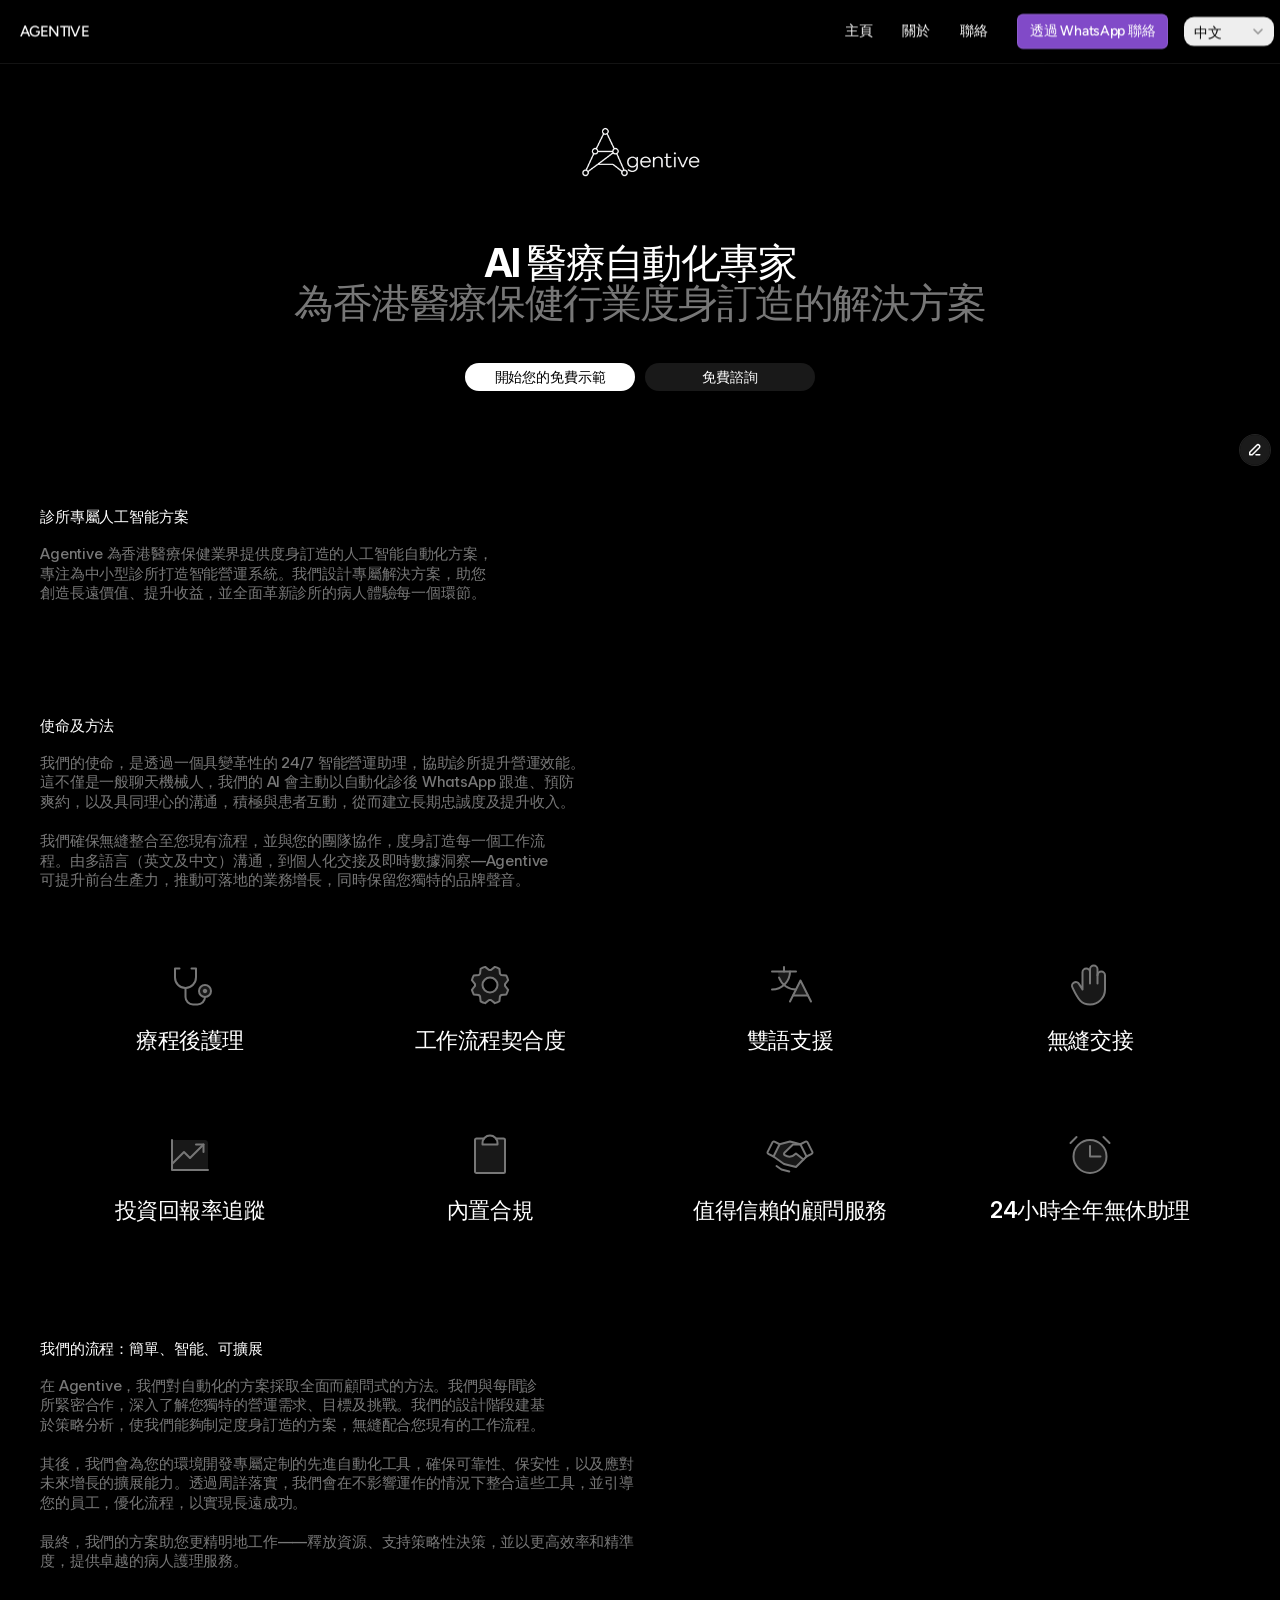
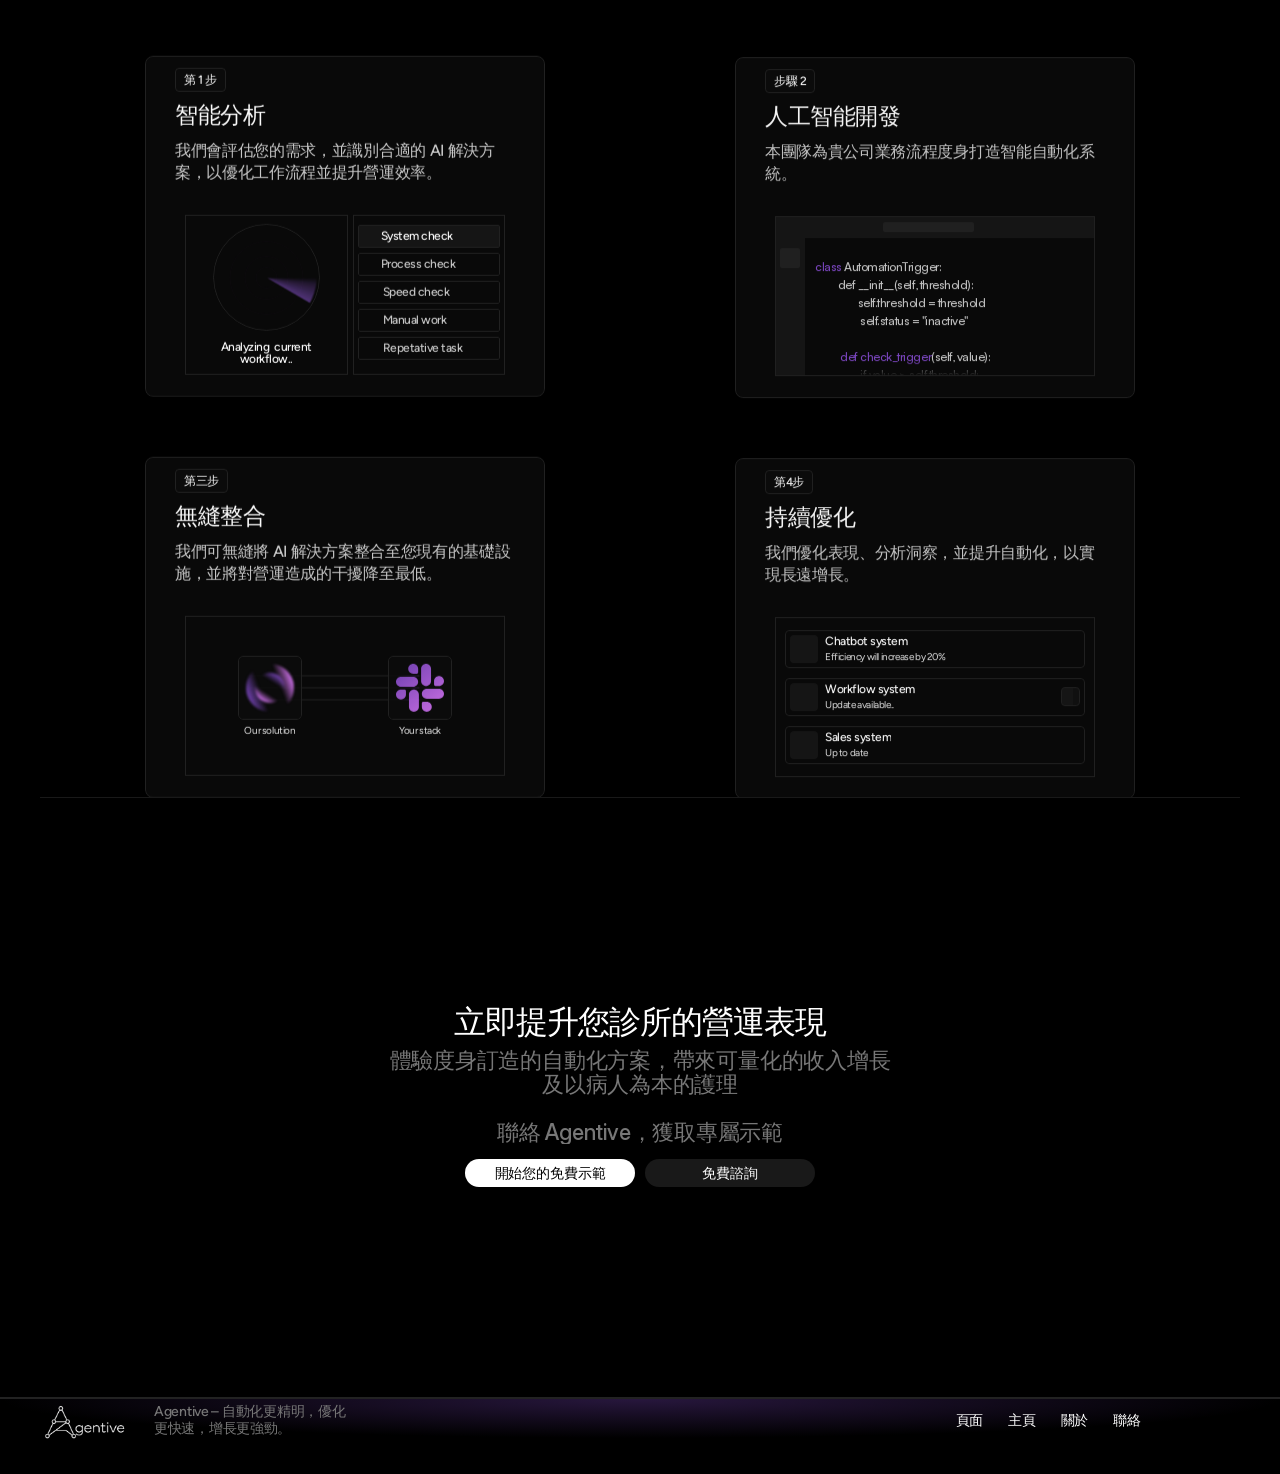
<file: yue-hant/about/index.html>
<!DOCTYPE html>
<html lang="zh-Hant-HK"><head>
<base href="/">
<link rel="stylesheet" href="/styles.css"><script>(function(){var f=window.fetch;window.fetch=function(u,o){if(typeof u==='string'&&u.includes('.framercms')){return f('/assets/cms/'+u.split('/').pop(),o);}return f(u,o);};})();</script>
	<meta charset="utf-8">
	<meta name="viewport" content="width=device-width">
	<meta name="generator" content="Framer 43e8337">
	<title>AGENTIVE - Above</title>
    <meta name="description" content="Agentive 為香港醫療行業提供度身訂造的 AI 自動化方案，專注為中小型診所打造智能營運系統。">
    <meta name="framer-search-index" content="https://framerusercontent.com/sites/32BxVA86kiDzz6ZQGJ1eU2/searchIndex-IHhPJekIzUy6.json">
    <meta name="framer-search-index-fallback" content="https://framerusercontent.com/sites/32BxVA86kiDzz6ZQGJ1eU2/searchIndex-4Y8fl9iG0Eyk.json">
    <link href="assets/images/image-extra-1.png" rel="icon" media="(prefers-color-scheme: light)">
    <link href="assets/images/image-extra-2.png" rel="icon" media="(prefers-color-scheme: dark)">
    <link rel="apple-touch-icon" href="assets/images/image-extra-1.png">
    <!-- Open Graph -->
    <meta property="og:type" content="website">
    <meta property="og:title" content="AGENTIVE - Above">
    <meta property="og:description" content="Agentive 為香港醫療行業提供度身訂造的 AI 自動化方案，專注為中小型診所打造智能營運系統。">
    <meta property="og:image" content="assets/images/image-extra-3.png">
    <!-- X -->
    <meta name="twitter:card" content="summary_large_image">
    <meta name="twitter:title" content="AGENTIVE - Above">
    <meta name="twitter:description" content="Agentive 為香港醫療行業提供度身訂造的 AI 自動化方案，專注為中小型診所打造智能營運系統。">
    <meta name="twitter:image" content="assets/images/image-extra-3.png">
	
	
	<script>try{if(localStorage.getItem("__framer_force_showing_editorbar_since")){const n=document.createElement("link");n.rel="modulepreload";n.href="https://framer.com/edit/init.mjs";document.head.appendChild(n)}}catch(e){}</script><link rel="modulepreload" href="https://framer.com/edit/init.mjs">
	<link rel="canonical" href="https://agentive.framer.wiki/yue-hant/about"><meta property="og:url" content="https://agentive.framer.wiki/yue-hant/about"><!-- Start of headStart -->
    
    <!-- End of headStart -->
	
	
	<link href="https://fonts.gstatic.com" rel="preconnect" crossorigin="">
    <link href="https://fonts.gstatic.com" rel="preconnect" crossorigin="">
	
	<meta name="robots" content="max-image-preview:large"><link rel="alternate" href="https://agentive.framer.wiki/about" hreflang="yue-Hant-HK"><link rel="alternate" href="https://agentive.framer.wiki/yue-hant/about" hreflang="zh-Hant-HK"><link rel="alternate" href="https://agentive.framer.wiki/about" hreflang="x-default"><!-- Start of headEnd -->
    
    <!-- End of headEnd -->
	
</head>
<body>
	
	<!-- Start of bodyStart -->
    
    <!-- End of bodyStart -->
	
	<div id="main" data-framer-hydrate-v2="{&quot;routeId&quot;:&quot;bxqE1FON9&quot;,&quot;localeId&quot;:&quot;fp2LS0cvj&quot;,&quot;breakpoints&quot;:[{&quot;hash&quot;:&quot;1jnkho3&quot;,&quot;mediaQuery&quot;:&quot;(min-width: 1200px)&quot;},{&quot;hash&quot;:&quot;m39z1q&quot;,&quot;mediaQuery&quot;:&quot;(min-width: 810px) and (max-width: 1199.98px)&quot;},{&quot;hash&quot;:&quot;1aboaa9&quot;,&quot;mediaQuery&quot;:&quot;(max-width: 809.98px)&quot;},{&quot;hash&quot;:&quot;1kjwutx&quot;,&quot;mediaQuery&quot;:&quot;(min-width: 1200px)&quot;},{&quot;hash&quot;:&quot;1jtl6r4&quot;,&quot;mediaQuery&quot;:&quot;(min-width: 810px) and (max-width: 1199.98px)&quot;},{&quot;hash&quot;:&quot;h7qui&quot;,&quot;mediaQuery&quot;:&quot;(max-width: 809.98px)&quot;}]}" data-framer-ssr-released-at="2026-06-26T12:53:25.744Z" data-framer-page-optimized-at="2026-06-27T12:20:45.147Z" data-framer-generated-page=""><!--$--><div class="framer-8u4Un framer-1kjwutx" data-layout-template="true" style="min-height:100vh;width:auto"><div class="framer-eumtsr-container" data-framer-appear-id="eumtsr" data-framer-layout-hint-center-x="true" style="opacity: 0.001; transform: translateX(-50%) translateY(-150px); will-change: transform;"><div class="ssr-variant hidden-h7qui"><nav class="framer-A9Ze8 framer-OWAph framer-7M6Cu framer-dfm1g framer-v-dfm1g" data-border="true" data-framer-name="Desktop" style="--border-bottom-width: 1px; --border-color: var(--token-313dd4d6-9859-4bdd-889b-954a849d13e3, rgb(34, 34, 34)); --border-left-width: 0px; --border-right-width: 0px; --border-style: solid; --border-top-width: 0px; background-color: var(--token-aae92d1e-1be4-447e-8038-565c6944f982, rgb(0, 0, 0)); width: 100%; opacity: 1;"><div class="framer-213vcd" data-framer-name="Desktop" style="border-radius: 4px; transform: translateY(-50%); opacity: 1;"><div class="framer-1ft1nof" data-framer-name="AGENTIVE" data-framer-component-type="RichTextContainer" style="justify-content: center; transform: none; opacity: 1;"><p class="framer-text framer-styles-preset-13sktzi" data-styles-preset="ZlAG9svTx" dir="auto" style="--framer-text-alignment:left"><!--$--><a class="framer-text framer-styles-preset-1arsep9" data-styles-preset="PeLcf7ehs" href="./">AGENTIVE</a><!--/$--></p></div><div class="framer-1crjnrv" data-framer-name="Container" style="border-radius: 8px; opacity: 1;"><div class="framer-1m1tss8" data-framer-name="Links" style="opacity: 1;"><!--$--><div class="framer-axg5ss-container" style="opacity: 1;"><!--$--><a class="framer-S7jH8 framer-4el2p framer-1fh2yjx framer-v-1fh2yjx framer-16xevj4" data-framer-name="Default" href="./" style="background-color: rgba(0, 0, 0, 0); border-radius: 4px; opacity: 1;"><div class="framer-odcd3z" data-framer-component-type="RichTextContainer" style="--framer-link-text-color: rgb(0, 153, 255); --framer-link-text-decoration: underline; transform: none; opacity: 1;"><p class="framer-text framer-styles-preset-x6ge9v" data-styles-preset="D1fS_zrfW">主頁</p></div></a><!--/$--></div><!--/$--><!--$--><div class="framer-x8m3iw-container" style="opacity: 1;"><!--$--><a class="framer-S7jH8 framer-4el2p framer-1fh2yjx framer-v-1fh2yjx framer-16xevj4" data-framer-name="Default" href="./about" data-framer-page-link-current="true" style="background-color: rgba(0, 0, 0, 0); border-radius: 4px; opacity: 1;"><div class="framer-odcd3z" data-framer-component-type="RichTextContainer" style="--framer-link-text-color: rgb(0, 153, 255); --framer-link-text-decoration: underline; transform: none; opacity: 1;"><p class="framer-text framer-styles-preset-x6ge9v" data-styles-preset="D1fS_zrfW">關於</p></div></a><!--/$--></div><!--/$--><!--$--><div class="framer-1kuqyx3-container" style="opacity: 1;"><!--$--><a class="framer-S7jH8 framer-4el2p framer-1fh2yjx framer-v-1fh2yjx framer-16xevj4" data-framer-name="Default" href="./contact" style="background-color: rgba(0, 0, 0, 0); border-radius: 4px; opacity: 1;"><div class="framer-odcd3z" data-framer-component-type="RichTextContainer" style="--framer-link-text-color: rgb(0, 153, 255); --framer-link-text-decoration: underline; transform: none; opacity: 1;"><p class="framer-text framer-styles-preset-x6ge9v" data-styles-preset="D1fS_zrfW">聯絡</p></div></a><!--/$--></div><!--/$--></div><div class="framer-1utn9go" data-framer-name="Button" style="opacity: 1;"><div class="framer-1hhz98c-container" style="opacity: 1;"><!--$--><a class="framer-mscS8 framer-OWAph framer-4el2p framer-1e5l598 framer-v-1dhrp5e framer-x05rpg" data-border="true" data-framer-name="Small" href="https://wa.me/85264185542?text=Hi%2C%20I%E2%80%99d%20like%20to%20book%20a%20consultation." target="_blank" rel="noopener" style="--border-bottom-width: 1px; --border-color: var(--token-6839e435-35f3-4ab3-b723-e98c27e525bc, rgba(255, 255, 255, 0.1)); --border-left-width: 1px; --border-right-width: 1px; --border-style: solid; --border-top-width: 1px; background-color: var(--token-a888adc2-3d05-4d6f-88b7-8dab97418795, rgb(129, 74, 200)); border-radius: 6px; box-shadow: rgba(0, 0, 0, 0.15) 0px 0.706592px 0.706592px -0.625px, rgba(0, 0, 0, 0.14) 0px 1.80656px 1.80656px -1.25px, rgba(0, 0, 0, 0.14) 0px 3.62176px 3.62176px -1.875px, rgba(0, 0, 0, 0.13) 0px 6.8656px 6.8656px -2.5px, rgba(0, 0, 0, 0.1) 0px 13.6468px 13.6468px -3.125px, rgba(0, 0, 0, 0.05) 0px 30px 30px -3.75px; opacity: 1;"><div class="framer-1hhkatf" data-framer-name="Text Container" style="opacity: 1;"><div class="framer-15k178i" data-framer-name="1st state" style="opacity: 1;"><div class="framer-1bob7ie" data-framer-component-type="RichTextContainer" style="--framer-link-text-color: rgb(0, 153, 255); --framer-link-text-decoration: underline; --framer-paragraph-spacing: 0px; transform: none; opacity: 1;"><p class="framer-text framer-styles-preset-x6ge9v" data-styles-preset="D1fS_zrfW">透過 WhatsApp 聯絡</p></div></div><div class="framer-4obbbk" data-framer-name="2nd state" style="opacity: 1;"><div class="framer-134t9n" data-framer-component-type="RichTextContainer" style="--framer-link-text-color: rgb(0, 153, 255); --framer-link-text-decoration: underline; --framer-paragraph-spacing: 0px; transform: none; opacity: 1;"><p class="framer-text framer-styles-preset-x6ge9v" data-styles-preset="D1fS_zrfW">透過 WhatsApp 聯絡</p></div></div></div></a><!--/$--></div></div><div class="framer-l9j6sq-container" style="opacity: 1;"><!--$--><div class="framer-locale-picker" style="height:100%;width:100%"><label for=":R2ularkqop:">Select Language</label><select id=":R2ularkqop:" autocomplete="off"><option value="default">English</option><option value="fp2LS0cvj" selected="">中文</option></select><div class="input" style="font-family:&quot;Inter&quot;, &quot;Inter Placeholder&quot;, sans-serif;font-size:14px;font-style:normal;font-weight:400;letter-spacing:0em;line-height:1.5em;--framer-background-color:rgb(238, 238, 238);--framer-color:rgb(0, 0, 0);padding:10px;border-radius:10px;border:none;--framer-focus-outline:1px solid rgb(0, 153, 255);--framer-focus-outline-offset:0px;gap:5px"><div class="title">中文</div><div class="caret"><svg xmlns="http://www.w3.org/2000/svg" viewBox="0 0 12 12" width="12" height="12"><path d="M 2 4.5 L 6 8.5 L 10 4.5" fill="none" stroke="rgb(153, 153, 153)" stroke-width="1.5" stroke-linecap="round" stroke-linejoin="round"></path></svg></div></div></div><!--/$--></div></div></div></nav></div></div><div data-framer-root="" class="framer-oUahK framer-oFeWm framer-ITYqi framer-AIo2h framer-1jnkho3" style="min-height:100vh;width:auto;display:contents"><div class="framer-1qbx271" data-framer-name="Navigation"></div><div class="framer-85t2s2"><div class="ssr-variant"><div class="framer-1lveydy" data-framer-name="Company Logo"><div style="position:absolute;border-radius:inherit;corner-shape:inherit;top:0;right:0;bottom:0;left:0" data-framer-background-image-wrapper="true"><img decoding="auto" width="1912" height="823" sizes="(min-width: 1200px) min(160px, min((100vw - 40px) * 0.95, 1200px)), (min-width: 810px) and (max-width: 1199.98px) min(160px, min((100vw - 40px) * 0.95, 1200px)), (max-width: 809.98px) 160px" srcset="assets/images/company-logo-2.png 512w,assets/images/company-logo-3.png 1024w,assets/images/company-logo-1.png 1912w" src="assets/images/company-logo-1.png" alt="" style="display:block;width:100%;height:100%;border-radius:inherit;corner-shape:inherit;object-position:center;object-fit:contain"></div></div></div><div class="framer-6japu2"><div class="ssr-variant hidden-1aboaa9"><div class="framer-1buf90u" data-framer-component-type="RichTextContainer" style="transform:none"><h1 dir="auto" style="--font-selector:SW50ZXItVmFyaWFibGVWRj1JbTl3YzNvaUlETXlMQ0FpZDJkb2RDSWdOekF3;--framer-font-family:&quot;Inter Variable&quot;, &quot;Inter Variable Placeholder&quot;, sans-serif;--framer-font-open-type-features:'cv01' on, 'cv09' on, 'cv11' on, 'cv05' on, 'ss03' on;--framer-font-size:40px;--framer-font-variation-axes:&quot;opsz&quot; 32, &quot;wght&quot; 700;--framer-letter-spacing:-0.04em;--framer-line-height:1em;--framer-text-alignment:center;--framer-text-color:var(--token-8961fb69-0ea3-46ab-8b8e-1f9187ebd1a9, rgb(255, 255, 255))" class="framer-text">AI 醫療自動化專家</h1></div></div><div class="ssr-variant hidden-1aboaa9"><div class="framer-gszpha" data-framer-component-type="RichTextContainer" style="transform:none"><h1 dir="auto" style="--font-selector:SW50ZXItVmFyaWFibGVWRj1JbTl3YzNvaUlETXlMQ0FpZDJkb2RDSWdOekF3;--framer-font-family:&quot;Inter Variable&quot;, &quot;Inter Variable Placeholder&quot;, sans-serif;--framer-font-open-type-features:'cv01' on, 'cv09' on, 'cv11' on, 'cv05' on, 'ss03' on;--framer-font-size:40px;--framer-font-variation-axes:&quot;opsz&quot; 32, &quot;wght&quot; 700;--framer-letter-spacing:-0.04em;--framer-line-height:1em;--framer-text-alignment:center;--framer-text-color:var(--token-d3650bef-13f5-49bd-88f0-8a82034ef0d6, rgb(119, 119, 119))" class="framer-text">為香港醫療保健行業度身訂造的解決方案</h1></div></div></div><div class="framer-1nbnvow"><!--$--><a class="framer-146djzm framer-1wb5kzv" href="https://wa.me/85294093957?text=Hi%2C%20I%E2%80%99d%20like%20to%20start%20the%20Free%20Demo." target="_blank" rel="noopener"><div class="framer-jz8d8b" data-framer-component-type="RichTextContainer" style="transform:none"><p dir="auto" style="--font-selector:SW50ZXItVmFyaWFibGVWRj1JbTl3YzNvaUlESXdMQ0FpZDJkb2RDSWdOakF3;--framer-font-family:&quot;Inter Variable&quot;, &quot;Inter Variable Placeholder&quot;, sans-serif;--framer-font-open-type-features:'cv09' on, 'cv01' on, 'cv11' on, 'cv05' on;--framer-font-size:14px;--framer-font-variation-axes:&quot;opsz&quot; 20, &quot;wght&quot; 600;--framer-letter-spacing:-0.01em;--framer-line-height:1em;--framer-text-alignment:center;--framer-text-color:var(--token-26b2fd9f-cb04-4e12-920b-6e002294676e, rgb(0, 0, 0))" class="framer-text">開始您的免費示範</p></div></a><!--/$--><!--$--><a class="framer-1u6b2sp framer-1wb5kzv" href="https://wa.me/85264185542?text=Hi%2C%20I%E2%80%99d%20like%20to%20book%20a%20consultation." target="_blank" rel="noopener"><div class="framer-b7b022" data-framer-component-type="RichTextContainer" style="transform:none"><p dir="auto" style="--font-selector:SW50ZXItVmFyaWFibGVWRj1JbTl3YzNvaUlESXdMQ0FpZDJkb2RDSWdOakF3;--framer-font-family:&quot;Inter Variable&quot;, &quot;Inter Variable Placeholder&quot;, sans-serif;--framer-font-open-type-features:'cv09' on, 'cv01' on, 'cv11' on, 'cv05' on;--framer-font-size:14px;--framer-font-variation-axes:&quot;opsz&quot; 20, &quot;wght&quot; 600;--framer-letter-spacing:-0.01em;--framer-line-height:1em;--framer-text-alignment:center;--framer-text-color:var(--token-8961fb69-0ea3-46ab-8b8e-1f9187ebd1a9, rgb(255, 255, 255))" class="framer-text">免費諮詢</p></div></a><!--/$--></div></div><div class="framer-10h30o0"><div class="framer-1b6dt44" data-framer-component-type="RichTextContainer" style="transform:none"><h1 dir="auto" style="--font-selector:SW50ZXItVmFyaWFibGVWRj1JbTl3YzNvaUlESTBMQ0FpZDJkb2RDSWdOakF3;--framer-font-family:&quot;Inter Variable&quot;, &quot;Inter Variable Placeholder&quot;, sans-serif;--framer-font-open-type-features:'cv01' on, 'cv09' on, 'cv11' on, 'cv05' on;--framer-font-size:15px;--framer-font-variation-axes:&quot;opsz&quot; 24, &quot;wght&quot; 600;--framer-letter-spacing:-0.01em;--framer-line-height:1em;--framer-text-alignment:center;--framer-text-color:var(--token-8961fb69-0ea3-46ab-8b8e-1f9187ebd1a9, rgb(255, 255, 255))" class="framer-text">診所專屬人工智能方案</h1></div><div class="framer-w9ugcg" data-framer-component-type="RichTextContainer" style="transform:none"><h2 dir="auto" style="--font-selector:SW50ZXItVmFyaWFibGVWRj1JbTl3YzNvaUlESTBMQ0FpZDJkb2RDSWdOVEF3;--framer-font-family:&quot;Inter Variable&quot;, &quot;Inter Variable Placeholder&quot;, sans-serif;--framer-font-open-type-features:'cv01' on, 'cv09' on, 'cv11' on, 'cv05' on, 'ss03' on;--framer-font-size:15px;--framer-font-variation-axes:&quot;opsz&quot; 24, &quot;wght&quot; 500;--framer-letter-spacing:-0.01em;--framer-line-height:1.3em;--framer-text-alignment:left;--framer-text-color:var(--token-ed724e25-7ff9-40e4-a153-c8f5351e85cb, rgb(119, 119, 119))" class="framer-text">Agentive 為香港醫療保健業界提供度身訂造的人工智能自動化方案，專注為中小型診所打造智能營運系統。我們設計專屬解決方案，助您創造長遠價值、提升收益，並全面革新診所的病人體驗每一個環節。</h2></div></div><div class="framer-12b2dco"><div class="framer-1u2fvqa" data-framer-component-type="RichTextContainer" style="transform:none"><h1 dir="auto" style="--font-selector:SW50ZXItVmFyaWFibGVWRj1JbTl3YzNvaUlESTBMQ0FpZDJkb2RDSWdOakF3;--framer-font-family:&quot;Inter Variable&quot;, &quot;Inter Variable Placeholder&quot;, sans-serif;--framer-font-open-type-features:'cv01' on, 'cv09' on, 'cv11' on, 'cv05' on;--framer-font-size:15px;--framer-font-variation-axes:&quot;opsz&quot; 24, &quot;wght&quot; 600;--framer-letter-spacing:-0.01em;--framer-line-height:1em;--framer-text-alignment:center;--framer-text-color:var(--token-8961fb69-0ea3-46ab-8b8e-1f9187ebd1a9, rgb(255, 255, 255))" class="framer-text">使命及方法</h1></div><div class="framer-nvte10" data-framer-component-type="RichTextContainer" style="transform:none"><h2 dir="auto" style="--font-selector:SW50ZXItVmFyaWFibGVWRj1JbTl3YzNvaUlESTBMQ0FpZDJkb2RDSWdOVEF3;--framer-font-family:&quot;Inter Variable&quot;, &quot;Inter Variable Placeholder&quot;, sans-serif;--framer-font-open-type-features:'cv01' on, 'cv09' on, 'cv11' on, 'cv05' on, 'ss03' on;--framer-font-size:15px;--framer-font-variation-axes:&quot;opsz&quot; 24, &quot;wght&quot; 500;--framer-letter-spacing:-0.01em;--framer-line-height:1.3em;--framer-text-alignment:left;--framer-text-color:var(--token-ed724e25-7ff9-40e4-a153-c8f5351e85cb, rgb(119, 119, 119))" class="framer-text">我們的使命，是透過一個具變革性的 24/7 智能營運助理，協助診所提升營運效能。這不僅是一般聊天機械人，我們的 AI 會主動以自動化診後 WhatsApp 跟進、預防爽約，以及具同理心的溝通，積極與患者互動，從而建立長期忠誠度及提升收入。</h2></div><div class="framer-11k1egk" data-framer-component-type="RichTextContainer" style="transform:none"><h2 dir="auto" style="--font-selector:SW50ZXItVmFyaWFibGVWRj1JbTl3YzNvaUlESTBMQ0FpZDJkb2RDSWdOVEF3;--framer-font-family:&quot;Inter Variable&quot;, &quot;Inter Variable Placeholder&quot;, sans-serif;--framer-font-open-type-features:'cv01' on, 'cv09' on, 'cv11' on, 'cv05' on, 'ss03' on;--framer-font-size:15px;--framer-font-variation-axes:&quot;opsz&quot; 24, &quot;wght&quot; 500;--framer-letter-spacing:-0.01em;--framer-line-height:1.3em;--framer-text-alignment:left;--framer-text-color:var(--token-ed724e25-7ff9-40e4-a153-c8f5351e85cb, rgb(119, 119, 119))" class="framer-text">我們確保無縫整合至您現有流程，並與您的團隊協作，度身訂造每一個工作流程。由多語言（英文及中文）溝通，到個人化交接及即時數據洞察—Agentive 可提升前台生產力，推動可落地的業務增長，同時保留您獨特的品牌聲音。</h2></div></div><div class="framer-rwhh4c"><div class="framer-ws8whf"><div class="framer-1vt6yg2"><svg class="framer-MAhYj framer-14py8st" role="presentation" viewBox="0 0 24 24"><use href="#2892055425"></use></svg><div class="ssr-variant hidden-m39z1q hidden-1aboaa9"><div class="framer-10zpizh" data-framer-component-type="RichTextContainer" style="transform:none"><h3 dir="auto" style="--font-selector:SW50ZXItVmFyaWFibGVWRj1JbTl3YzNvaUlETXlMQ0FpZDJkb2RDSWdOakF3;--framer-font-family:&quot;Inter Variable&quot;, &quot;Inter Variable Placeholder&quot;, sans-serif;--framer-font-open-type-features:'cv01' on, 'cv09' on, 'cv11' on, 'cv05' on, 'ss03' on;--framer-font-size:22px;--framer-font-variation-axes:&quot;opsz&quot; 32, &quot;wght&quot; 600;--framer-letter-spacing:-0.02em;--framer-line-height:1em;--framer-text-alignment:center;--framer-text-color:var(--token-8961fb69-0ea3-46ab-8b8e-1f9187ebd1a9, rgb(255, 255, 255))" class="framer-text">療程後護理</h3></div></div></div><div class="framer-bxu9hf"><svg class="framer-SdjjD framer-vd6k2d" role="presentation" viewBox="0 0 24 24"><use href="#2269335457"></use></svg><div class="ssr-variant hidden-m39z1q hidden-1aboaa9"><div class="framer-1hci760" data-framer-component-type="RichTextContainer" style="transform:none"><h3 dir="auto" style="--font-selector:SW50ZXItVmFyaWFibGVWRj1JbTl3YzNvaUlETXlMQ0FpZDJkb2RDSWdOakF3;--framer-font-family:&quot;Inter Variable&quot;, &quot;Inter Variable Placeholder&quot;, sans-serif;--framer-font-open-type-features:'cv01' on, 'cv09' on, 'cv11' on, 'cv05' on, 'ss03' on;--framer-font-size:22px;--framer-font-variation-axes:&quot;opsz&quot; 32, &quot;wght&quot; 600;--framer-letter-spacing:-0.02em;--framer-line-height:1em;--framer-text-alignment:center;--framer-text-color:var(--token-8961fb69-0ea3-46ab-8b8e-1f9187ebd1a9, rgb(255, 255, 255))" class="framer-text">工作流程契合度</h3></div></div></div><div class="framer-edkfp1"><svg class="framer-A97cn framer-ticf5c" role="presentation" viewBox="0 0 24 24"><use href="#3526600658"></use></svg><div class="ssr-variant hidden-m39z1q hidden-1aboaa9"><div class="framer-18cfrbj" data-framer-component-type="RichTextContainer" style="transform:none"><h3 dir="auto" style="--font-selector:SW50ZXItVmFyaWFibGVWRj1JbTl3YzNvaUlETXlMQ0FpZDJkb2RDSWdOakF3;--framer-font-family:&quot;Inter Variable&quot;, &quot;Inter Variable Placeholder&quot;, sans-serif;--framer-font-open-type-features:'cv01' on, 'cv09' on, 'cv11' on, 'cv05' on, 'ss03' on;--framer-font-size:22px;--framer-font-variation-axes:&quot;opsz&quot; 32, &quot;wght&quot; 600;--framer-letter-spacing:-0.02em;--framer-line-height:1em;--framer-text-alignment:center;--framer-text-color:var(--token-8961fb69-0ea3-46ab-8b8e-1f9187ebd1a9, rgb(255, 255, 255))" class="framer-text">雙語支援</h3></div></div></div><div class="framer-dgvfiz"><svg class="framer-pCRE2 framer-1tqfegj" role="presentation" viewBox="0 0 24 24"><use href="#3004488711"></use></svg><div class="ssr-variant hidden-m39z1q hidden-1aboaa9"><div class="framer-1ow3yeq" data-framer-component-type="RichTextContainer" style="transform:none"><h3 dir="auto" style="--font-selector:SW50ZXItVmFyaWFibGVWRj1JbTl3YzNvaUlETXlMQ0FpZDJkb2RDSWdOakF3;--framer-font-family:&quot;Inter Variable&quot;, &quot;Inter Variable Placeholder&quot;, sans-serif;--framer-font-open-type-features:'cv01' on, 'cv09' on, 'cv11' on, 'cv05' on, 'ss03' on;--framer-font-size:22px;--framer-font-variation-axes:&quot;opsz&quot; 32, &quot;wght&quot; 600;--framer-letter-spacing:-0.02em;--framer-line-height:1em;--framer-text-alignment:center;--framer-text-color:var(--token-8961fb69-0ea3-46ab-8b8e-1f9187ebd1a9, rgb(255, 255, 255))" class="framer-text">無縫交接</h3></div></div></div></div><div class="framer-1yvixie"><div class="framer-143jxdv"><svg class="framer-DkID7 framer-j5crfh" role="presentation" viewBox="0 0 24 24"><use href="#987190984"></use></svg><div class="ssr-variant hidden-m39z1q hidden-1aboaa9"><div class="framer-1lecuqs" data-framer-component-type="RichTextContainer" style="transform:none"><h3 dir="auto" style="--font-selector:SW50ZXItVmFyaWFibGVWRj1JbTl3YzNvaUlETXlMQ0FpZDJkb2RDSWdOakF3;--framer-font-family:&quot;Inter Variable&quot;, &quot;Inter Variable Placeholder&quot;, sans-serif;--framer-font-open-type-features:'cv01' on, 'cv09' on, 'cv11' on, 'cv05' on, 'ss03' on;--framer-font-size:22px;--framer-font-variation-axes:&quot;opsz&quot; 32, &quot;wght&quot; 600;--framer-letter-spacing:-0.02em;--framer-line-height:1em;--framer-text-alignment:center;--framer-text-color:var(--token-8961fb69-0ea3-46ab-8b8e-1f9187ebd1a9, rgb(255, 255, 255))" class="framer-text">投資回報率追蹤</h3></div></div></div><div class="framer-12wh789"><svg class="framer-O2OdC framer-1drva4j" role="presentation" viewBox="0 0 24 24"><use href="#3576932613"></use></svg><div class="ssr-variant hidden-m39z1q hidden-1aboaa9"><div class="framer-10gzmuu" data-framer-component-type="RichTextContainer" style="transform:none"><h3 dir="auto" style="--font-selector:SW50ZXItVmFyaWFibGVWRj1JbTl3YzNvaUlETXlMQ0FpZDJkb2RDSWdOakF3;--framer-font-family:&quot;Inter Variable&quot;, &quot;Inter Variable Placeholder&quot;, sans-serif;--framer-font-open-type-features:'cv01' on, 'cv09' on, 'cv11' on, 'cv05' on, 'ss03' on;--framer-font-size:22px;--framer-font-variation-axes:&quot;opsz&quot; 32, &quot;wght&quot; 600;--framer-letter-spacing:-0.02em;--framer-line-height:1em;--framer-text-alignment:center;--framer-text-color:var(--token-8961fb69-0ea3-46ab-8b8e-1f9187ebd1a9, rgb(255, 255, 255))" class="framer-text">內置合規</h3></div></div></div><div class="framer-he90ny"><svg class="framer-CCPgn framer-xo2d0" role="presentation" viewBox="0 0 24 24"><use href="#654422706"></use></svg><div class="ssr-variant hidden-m39z1q hidden-1aboaa9"><div class="framer-17lobjh" data-framer-component-type="RichTextContainer" style="transform:none"><h3 dir="auto" style="--font-selector:SW50ZXItVmFyaWFibGVWRj1JbTl3YzNvaUlETXlMQ0FpZDJkb2RDSWdOakF3;--framer-font-family:&quot;Inter Variable&quot;, &quot;Inter Variable Placeholder&quot;, sans-serif;--framer-font-open-type-features:'cv01' on, 'cv09' on, 'cv11' on, 'cv05' on, 'ss03' on;--framer-font-size:22px;--framer-font-variation-axes:&quot;opsz&quot; 32, &quot;wght&quot; 600;--framer-letter-spacing:-0.02em;--framer-line-height:1em;--framer-text-alignment:center;--framer-text-color:var(--token-8961fb69-0ea3-46ab-8b8e-1f9187ebd1a9, rgb(255, 255, 255))" class="framer-text">值得信賴的顧問服務</h3></div></div></div><div class="framer-1wdtyci"><svg class="framer-F4mj7 framer-185k3r8" role="presentation" viewBox="0 0 24 24"><use href="#989797745"></use></svg><div class="ssr-variant hidden-m39z1q hidden-1aboaa9"><div class="framer-ethcpq" data-framer-component-type="RichTextContainer" style="transform:none"><h3 dir="auto" style="--font-selector:SW50ZXItVmFyaWFibGVWRj1JbTl3YzNvaUlETXlMQ0FpZDJkb2RDSWdOakF3;--framer-font-family:&quot;Inter Variable&quot;, &quot;Inter Variable Placeholder&quot;, sans-serif;--framer-font-open-type-features:'cv01' on, 'cv09' on, 'cv11' on, 'cv05' on, 'ss03' on;--framer-font-size:22px;--framer-font-variation-axes:&quot;opsz&quot; 32, &quot;wght&quot; 600;--framer-letter-spacing:-0.02em;--framer-line-height:1em;--framer-text-alignment:center;--framer-text-color:var(--token-8961fb69-0ea3-46ab-8b8e-1f9187ebd1a9, rgb(255, 255, 255))" class="framer-text">24小時全年無休助理</h3></div></div></div></div></div><div class="framer-ub1985"><div class="framer-18fe3u6" data-framer-component-type="RichTextContainer" style="transform:none"><h1 dir="auto" style="--font-selector:SW50ZXItVmFyaWFibGVWRj1JbTl3YzNvaUlESTBMQ0FpZDJkb2RDSWdOakF3;--framer-font-family:&quot;Inter Variable&quot;, &quot;Inter Variable Placeholder&quot;, sans-serif;--framer-font-open-type-features:'cv01' on, 'cv09' on, 'cv11' on, 'cv05' on;--framer-font-size:15px;--framer-font-variation-axes:&quot;opsz&quot; 24, &quot;wght&quot; 600;--framer-letter-spacing:-0.01em;--framer-line-height:1em;--framer-text-alignment:center;--framer-text-color:var(--token-8961fb69-0ea3-46ab-8b8e-1f9187ebd1a9, rgb(255, 255, 255))" class="framer-text">我們的流程：簡單、智能、可擴展</h1></div><div class="framer-1ufyob4" data-framer-component-type="RichTextContainer" style="transform:none"><h2 dir="auto" style="--font-selector:SW50ZXItVmFyaWFibGVWRj1JbTl3YzNvaUlESTBMQ0FpZDJkb2RDSWdOVEF3;--framer-font-family:&quot;Inter Variable&quot;, &quot;Inter Variable Placeholder&quot;, sans-serif;--framer-font-open-type-features:'cv01' on, 'cv09' on, 'cv11' on, 'cv05' on, 'ss03' on;--framer-font-size:15px;--framer-font-variation-axes:&quot;opsz&quot; 24, &quot;wght&quot; 500;--framer-letter-spacing:-0.01em;--framer-line-height:1.3em;--framer-text-alignment:left;--framer-text-color:var(--token-ed724e25-7ff9-40e4-a153-c8f5351e85cb, rgb(119, 119, 119))" class="framer-text">在 Agentive，我們對自動化的方案採取全面而顧問式的方法。我們與每間診所緊密合作，深入了解您獨特的營運需求、目標及挑戰。我們的設計階段建基於策略分析，使我們能夠制定度身訂造的方案，無縫配合您現有的工作流程。 <br class="framer-text"><br class="framer-text">其後，我們會為您的環境開發專屬定制的先進自動化工具，確保可靠性、保安性，以及應對未來增長的擴展能力。透過周詳落實，我們會在不影響運作的情況下整合這些工具，並引導您的員工，優化流程，以實現長遠成功。 <br class="framer-text"><br class="framer-text">最終，我們的方案助您更精明地工作——釋放資源、支持策略性決策，並以更高效率和精準度，提供卓越的病人護理服務。</h2></div></div><section class="framer-1ja5f3k" data-framer-name="Process" id="process"><div class="framer-1kat19j" data-border="true" data-framer-name="Strategy card" style="will-change:transform;opacity:0;transform:translateY(50px)"><div class="framer-c01dmm" data-framer-name="Name and description"><div class="framer-dl7x21" data-framer-name="Top"><div class="framer-xy61sn" data-border="true" data-framer-name="step 1"><div class="framer-1j06itp" data-framer-component-type="RichTextContainer" style="transform:none"><p class="framer-text framer-styles-preset-1kdv3c8" data-styles-preset="PDoVxFHq4" dir="auto">第 1 步</p></div></div><div class="framer-cwbhjp" data-framer-component-type="RichTextContainer" style="transform:none"><p class="framer-text framer-styles-preset-owv810" data-styles-preset="Ag1SUJs5E" dir="auto">智能分析</p></div></div><div class="framer-r8q8w3" data-framer-component-type="RichTextContainer" style="transform:none"><p class="framer-text framer-styles-preset-16w1u5n" data-styles-preset="csUbUKGQ_" dir="auto">我們會評估您的需求，並識別合適的 AI 解決方案，以優化工作流程並提升營運效率。</p></div></div><div class="ssr-variant"><div class="framer-15bmlrg-container"><div class="framer-FlnpT framer-oFeWm framer-g1r6w4 framer-v-g1r6w4" data-framer-name="Analyze" style="width: 100%; opacity: 1;"><div class="framer-cmu0bh" data-border="true" data-framer-name="Left conatiner" style="--border-bottom-width: 1px; --border-color: var(--token-313dd4d6-9859-4bdd-889b-954a849d13e3, rgb(34, 34, 34)); --border-left-width: 1px; --border-right-width: 1px; --border-style: solid; --border-top-width: 1px; opacity: 1;"><div class="framer-1mups14-container" style="opacity: 1;"><div class="framer-ufxkF framer-eoetc5 framer-v-eoetc5" data-border="true" data-framer-name="Radar" style="--border-bottom-width: 1px; --border-color: var(--token-313dd4d6-9859-4bdd-889b-954a849d13e3, rgb(34, 34, 34)); --border-left-width: 1px; --border-right-width: 1px; --border-style: solid; --border-top-width: 1px; height: 100%; width: 100%; border-radius: 136px; opacity: 1;"><div class="framer-zagpp" data-framer-name="Circle outline" style="opacity:0.2;transform:translate(-50%, -50%)"><div class="framer-u2w4y0" data-border="true" data-framer-name="Big" style="--border-bottom-width: 1px; --border-color: rgba(223, 122, 254, 0.1); --border-left-width: 1px; --border-right-width: 1px; --border-style: solid; --border-top-width: 1px; border-radius: 1000px; opacity: 1;"></div><div class="framer-1ge12ns" data-border="true" data-framer-name="medium" style="--border-bottom-width: 1px; --border-color: rgba(223, 122, 254, 0.1); --border-left-width: 1px; --border-right-width: 1px; --border-style: solid; --border-top-width: 1px; border-radius: 1000px; opacity: 1;"></div><div class="framer-12hi76m" data-border="true" data-framer-name="smallest" style="--border-bottom-width: 1px; --border-color: rgba(223, 122, 254, 0.1); --border-left-width: 1px; --border-right-width: 1px; --border-style: solid; --border-top-width: 1px; border-radius: 1000px; opacity: 1;"></div></div><div class="framer-g1vpep" data-framer-name="Container" style="transform: translate(-50%, -50%); opacity: 1;"><div class="framer-1wq2jkj" data-framer-name="scan" style="background:conic-gradient(from 0deg at 50% 50%, rgba(153, 238, 255, 0) 329.7296967377534deg, rgba(129, 74, 200, 0.2) 337.0760305958886deg, rgba(129, 74, 200, 0.6) 360deg);will-change:transform;border-bottom-left-radius:169px;border-bottom-right-radius:169px;border-top-left-radius:169px;border-top-right-radius:169px;opacity:1;transform:none"></div></div></div></div><div class="framer-o3gxp1" data-framer-component-type="RichTextContainer" style="--framer-link-text-color: rgb(0, 153, 255); --framer-link-text-decoration: underline; transform: none; opacity: 1;"><p class="framer-text framer-styles-preset-1kdv3c8" data-styles-preset="PDoVxFHq4" style="--framer-text-alignment:center">Analyzing  current workflow..</p></div></div><div class="framer-1o8e6r5" data-border="true" data-framer-name="Right container" style="--border-bottom-width: 1px; --border-color: var(--token-313dd4d6-9859-4bdd-889b-954a849d13e3, rgb(34, 34, 34)); --border-left-width: 1px; --border-right-width: 1px; --border-style: solid; --border-top-width: 1px; opacity: 1;"><div class="framer-1abjwnq" data-border="true" data-framer-name="System check" style="--border-bottom-width: 1px; --border-color: var(--token-313dd4d6-9859-4bdd-889b-954a849d13e3, rgb(34, 34, 34)); --border-left-width: 1px; --border-right-width: 1px; --border-style: solid; --border-top-width: 1px; background-color: var(--token-cfb0af42-62a5-486a-837b-9870b5e7030b, rgba(255, 255, 255, 0.05)); border-radius: 2px; opacity: 1;"><div class="framer-dqlka5-container" style="opacity: 1;"><!--$--><div style="display:contents"><svg xmlns="http://www.w3.org/2000/svg" viewBox="0 0 256 256" focusable="false" color="var(--token-55fce8bf-ab86-42dc-8b77-6335cf9cf588, rgb(255, 255, 255))" style="user-select: none; width: 100%; height: 100%; display: inline-block; fill: var(--token-55fce8bf-ab86-42dc-8b77-6335cf9cf588, rgb(255, 255, 255)); color: var(--token-55fce8bf-ab86-42dc-8b77-6335cf9cf588, rgb(255, 255, 255)); flex-shrink: 0;"><g color="var(--token-55fce8bf-ab86-42dc-8b77-6335cf9cf588, rgb(255, 255, 255))" weight="regular"><path d="M208,40H48A16,16,0,0,0,32,56v56c0,52.72,25.52,84.67,46.93,102.19,23.06,18.86,46,25.27,47,25.53a8,8,0,0,0,4.2,0c1-.26,23.91-6.67,47-25.53C198.48,196.67,224,164.72,224,112V56A16,16,0,0,0,208,40Zm0,72c0,37.07-13.66,67.16-40.6,89.42A129.3,129.3,0,0,1,128,223.62a128.25,128.25,0,0,1-38.92-21.81C61.82,179.51,48,149.3,48,112l0-56,160,0Z"></path></g></svg></div><!--/$--></div><div class="framer-ju9z3q" data-framer-component-type="RichTextContainer" style="--framer-link-text-color: rgb(0, 153, 255); --framer-link-text-decoration: underline; transform: none; opacity: 1;"><p class="framer-text framer-styles-preset-1kdv3c8" data-styles-preset="PDoVxFHq4">System check</p></div></div><div class="framer-17fjerk" data-border="true" data-framer-name="Process check" style="--border-bottom-width: 1px; --border-color: var(--token-313dd4d6-9859-4bdd-889b-954a849d13e3, rgb(34, 34, 34)); --border-left-width: 1px; --border-right-width: 1px; --border-style: solid; --border-top-width: 1px; border-radius: 2px; opacity: 1;"><div class="framer-mql4uk-container" style="opacity: 1;"><!--$--><div style="display:contents"><svg xmlns="http://www.w3.org/2000/svg" viewBox="0 0 256 256" focusable="false" color="var(--token-d072d1f5-ef86-4b7c-bae1-6c9f6238e10b, rgba(255, 255, 255, 0.75))" style="user-select: none; width: 100%; height: 100%; display: inline-block; fill: var(--token-d072d1f5-ef86-4b7c-bae1-6c9f6238e10b, rgba(255, 255, 255, 0.75)); color: var(--token-d072d1f5-ef86-4b7c-bae1-6c9f6238e10b, rgba(255, 255, 255, 0.75)); flex-shrink: 0;"><g color="var(--token-d072d1f5-ef86-4b7c-bae1-6c9f6238e10b, rgba(255, 255, 255, 0.75))" weight="regular"><path d="M152,96H104a8,8,0,0,0-8,8v48a8,8,0,0,0,8,8h48a8,8,0,0,0,8-8V104A8,8,0,0,0,152,96Zm-8,48H112V112h32Zm88,0H216V112h16a8,8,0,0,0,0-16H216V56a16,16,0,0,0-16-16H160V24a8,8,0,0,0-16,0V40H112V24a8,8,0,0,0-16,0V40H56A16,16,0,0,0,40,56V96H24a8,8,0,0,0,0,16H40v32H24a8,8,0,0,0,0,16H40v40a16,16,0,0,0,16,16H96v16a8,8,0,0,0,16,0V216h32v16a8,8,0,0,0,16,0V216h40a16,16,0,0,0,16-16V160h16a8,8,0,0,0,0-16Zm-32,56H56V56H200v95.87s0,.09,0,.13,0,.09,0,.13V200Z"></path></g></svg></div><!--/$--></div><div class="framer-1h61hj0" data-framer-component-type="RichTextContainer" style="--extracted-r6o4lv: var(--token-d072d1f5-ef86-4b7c-bae1-6c9f6238e10b, rgba(255, 255, 255, 0.75)); --framer-link-text-color: rgb(0, 153, 255); --framer-link-text-decoration: underline; transform: none; opacity: 1;"><p class="framer-text framer-styles-preset-1kdv3c8" data-styles-preset="PDoVxFHq4" style="--framer-text-color:var(--extracted-r6o4lv, var(--token-d072d1f5-ef86-4b7c-bae1-6c9f6238e10b, rgba(255, 255, 255, 0.75)))">Process check</p></div></div><div class="framer-8qut0z" data-border="true" data-framer-name="Speed check" style="--border-bottom-width: 1px; --border-color: var(--token-313dd4d6-9859-4bdd-889b-954a849d13e3, rgb(34, 34, 34)); --border-left-width: 1px; --border-right-width: 1px; --border-style: solid; --border-top-width: 1px; border-radius: 2px; opacity: 1;"><div class="framer-n06zvg-container" style="opacity: 1;"><!--$--><div style="display:contents"><svg xmlns="http://www.w3.org/2000/svg" viewBox="0 0 256 256" focusable="false" color="var(--token-d072d1f5-ef86-4b7c-bae1-6c9f6238e10b, rgba(255, 255, 255, 0.75))" style="user-select: none; width: 100%; height: 100%; display: inline-block; fill: var(--token-d072d1f5-ef86-4b7c-bae1-6c9f6238e10b, rgba(255, 255, 255, 0.75)); color: var(--token-d072d1f5-ef86-4b7c-bae1-6c9f6238e10b, rgba(255, 255, 255, 0.75)); flex-shrink: 0;"><g color="var(--token-d072d1f5-ef86-4b7c-bae1-6c9f6238e10b, rgba(255, 255, 255, 0.75))" weight="regular"><path d="M114.34,154.34l96-96a8,8,0,0,1,11.32,11.32l-96,96a8,8,0,0,1-11.32-11.32ZM128,88a63.9,63.9,0,0,1,20.44,3.33,8,8,0,1,0,5.11-15.16A80,80,0,0,0,48.49,160.88,8,8,0,0,0,56.43,168c.29,0,.59,0,.89-.05a8,8,0,0,0,7.07-8.83A64.92,64.92,0,0,1,64,152,64.07,64.07,0,0,1,128,88Zm99.74,13a8,8,0,0,0-14.24,7.3,96.27,96.27,0,0,1,5,75.71l-181.1-.07A96.24,96.24,0,0,1,128,56h.88a95,95,0,0,1,42.82,10.5A8,8,0,1,0,179,52.27a112,112,0,0,0-156.66,137A16.07,16.07,0,0,0,37.46,200H218.53a16,16,0,0,0,15.11-10.71,112.35,112.35,0,0,0-5.9-88.3Z"></path></g></svg></div><!--/$--></div><div class="framer-1juztg8" data-framer-component-type="RichTextContainer" style="--extracted-r6o4lv: var(--token-d072d1f5-ef86-4b7c-bae1-6c9f6238e10b, rgba(255, 255, 255, 0.75)); --framer-link-text-color: rgb(0, 153, 255); --framer-link-text-decoration: underline; transform: none; opacity: 1;"><p class="framer-text framer-styles-preset-1kdv3c8" data-styles-preset="PDoVxFHq4" style="--framer-text-color:var(--extracted-r6o4lv, var(--token-d072d1f5-ef86-4b7c-bae1-6c9f6238e10b, rgba(255, 255, 255, 0.75)))">Speed check </p></div></div><div class="framer-z7p8l7" data-border="true" data-framer-name="Manual work" style="--border-bottom-width: 1px; --border-color: var(--token-313dd4d6-9859-4bdd-889b-954a849d13e3, rgb(34, 34, 34)); --border-left-width: 1px; --border-right-width: 1px; --border-style: solid; --border-top-width: 1px; border-radius: 2px; opacity: 1;"><div class="framer-1vikfa3-container" style="opacity: 1;"><!--$--><div style="display:contents"><svg xmlns="http://www.w3.org/2000/svg" viewBox="0 0 256 256" focusable="false" color="var(--token-d072d1f5-ef86-4b7c-bae1-6c9f6238e10b, rgba(255, 255, 255, 0.75))" style="user-select: none; width: 100%; height: 100%; display: inline-block; fill: var(--token-d072d1f5-ef86-4b7c-bae1-6c9f6238e10b, rgba(255, 255, 255, 0.75)); color: var(--token-d072d1f5-ef86-4b7c-bae1-6c9f6238e10b, rgba(255, 255, 255, 0.75)); flex-shrink: 0;"><g color="var(--token-d072d1f5-ef86-4b7c-bae1-6c9f6238e10b, rgba(255, 255, 255, 0.75))" weight="regular"><path d="M168,104H88a40,40,0,0,0-40,40v8a40,40,0,0,0,40,40h80a40,40,0,0,0,40-40v-8A40,40,0,0,0,168,104Zm24,48a24,24,0,0,1-24,24H88a24,24,0,0,1-24-24v-8a24,24,0,0,1,24-24h80a24,24,0,0,1,24,24ZM208,40a32.06,32.06,0,0,0-31,24H79a32,32,0,0,0-63,8v80a72.08,72.08,0,0,0,72,72h80a72.08,72.08,0,0,0,72-72V72A32,32,0,0,0,208,40Zm16,112a56.06,56.06,0,0,1-56,56H88a56.06,56.06,0,0,1-56-56V72a16,16,0,0,1,32,0,8,8,0,0,0,8,8H184a8,8,0,0,0,8-8,16,16,0,0,1,32,0Zm-120-4a12,12,0,1,1-12-12A12,12,0,0,1,104,148Zm72,0a12,12,0,1,1-12-12A12,12,0,0,1,176,148Z"></path></g></svg></div><!--/$--></div><div class="framer-ak0ztp" data-framer-component-type="RichTextContainer" style="--extracted-r6o4lv: var(--token-d072d1f5-ef86-4b7c-bae1-6c9f6238e10b, rgba(255, 255, 255, 0.75)); --framer-link-text-color: rgb(0, 153, 255); --framer-link-text-decoration: underline; transform: none; opacity: 1;"><p class="framer-text framer-styles-preset-1kdv3c8" data-styles-preset="PDoVxFHq4" style="--framer-text-color:var(--extracted-r6o4lv, var(--token-d072d1f5-ef86-4b7c-bae1-6c9f6238e10b, rgba(255, 255, 255, 0.75)))">Manual work</p></div></div><div class="framer-1y6n8fx" data-border="true" data-framer-name="Repetative tasks" style="--border-bottom-width: 1px; --border-color: var(--token-313dd4d6-9859-4bdd-889b-954a849d13e3, rgb(34, 34, 34)); --border-left-width: 1px; --border-right-width: 1px; --border-style: solid; --border-top-width: 1px; border-radius: 2px; opacity: 1;"><div class="framer-55b1lz-container" style="opacity: 1;"><!--$--><div style="display:contents"><svg xmlns="http://www.w3.org/2000/svg" viewBox="0 0 256 256" focusable="false" color="var(--token-d072d1f5-ef86-4b7c-bae1-6c9f6238e10b, rgba(255, 255, 255, 0.75))" style="user-select: none; width: 100%; height: 100%; display: inline-block; fill: var(--token-d072d1f5-ef86-4b7c-bae1-6c9f6238e10b, rgba(255, 255, 255, 0.75)); color: var(--token-d072d1f5-ef86-4b7c-bae1-6c9f6238e10b, rgba(255, 255, 255, 0.75)); flex-shrink: 0;"><g color="var(--token-d072d1f5-ef86-4b7c-bae1-6c9f6238e10b, rgba(255, 255, 255, 0.75))" weight="regular"><path d="M24,128A72.08,72.08,0,0,1,96,56H204.69L194.34,45.66a8,8,0,0,1,11.32-11.32l24,24a8,8,0,0,1,0,11.32l-24,24a8,8,0,0,1-11.32-11.32L204.69,72H96a56.06,56.06,0,0,0-56,56,8,8,0,0,1-16,0Zm200-8a8,8,0,0,0-8,8,56.06,56.06,0,0,1-56,56H51.31l10.35-10.34a8,8,0,0,0-11.32-11.32l-24,24a8,8,0,0,0,0,11.32l24,24a8,8,0,0,0,11.32-11.32L51.31,200H160a72.08,72.08,0,0,0,72-72A8,8,0,0,0,224,120Z"></path></g></svg></div><!--/$--></div><div class="framer-1ew1ko6" data-framer-component-type="RichTextContainer" style="--extracted-r6o4lv: var(--token-d072d1f5-ef86-4b7c-bae1-6c9f6238e10b, rgba(255, 255, 255, 0.75)); --framer-link-text-color: rgb(0, 153, 255); --framer-link-text-decoration: underline; transform: none; opacity: 1;"><p class="framer-text framer-styles-preset-1kdv3c8" data-styles-preset="PDoVxFHq4" style="--framer-text-color:var(--extracted-r6o4lv, var(--token-d072d1f5-ef86-4b7c-bae1-6c9f6238e10b, rgba(255, 255, 255, 0.75)))">Repetative task</p></div></div></div></div></div></div></div><div class="framer-s0rhwo" data-border="true" data-framer-name="AI development card" style="will-change:transform;opacity:0;transform:translateY(50px)"><div class="framer-6jjf4z" data-framer-name="Name and description"><div class="framer-cgchfi" data-framer-name="Top"><div class="framer-vz6nem" data-border="true" data-framer-name="Step 2"><div class="framer-jbskkp" data-framer-component-type="RichTextContainer" style="transform:none"><p class="framer-text framer-styles-preset-1kdv3c8" data-styles-preset="PDoVxFHq4" dir="auto">步驟 2</p></div></div><div class="framer-nkd09l" data-framer-component-type="RichTextContainer" style="transform:none"><p class="framer-text framer-styles-preset-owv810" data-styles-preset="Ag1SUJs5E" dir="auto">人工智能開發</p></div></div><div class="framer-1ay56zx" data-framer-component-type="RichTextContainer" style="transform:none"><p class="framer-text framer-styles-preset-16w1u5n" data-styles-preset="csUbUKGQ_" dir="auto">本團隊為貴公司業務流程度身打造智能自動化系統。</p></div></div><div class="ssr-variant"><div class="framer-mmt41l-container"><div class="framer-e2lQX framer-1tq7at3 framer-v-1tq7at3" data-framer-name="Code" style="width: 100%; opacity: 1;"><div class="framer-1h4lu60" data-border="true" data-framer-name="Interface" style="--border-bottom-width: 1px; --border-color: var(--token-313dd4d6-9859-4bdd-889b-954a849d13e3, rgb(34, 34, 34)); --border-left-width: 1px; --border-right-width: 1px; --border-style: solid; --border-top-width: 1px; opacity: 1;"><div class="framer-143eh3" data-framer-name="Top" style="background-color: var(--token-cfb0af42-62a5-486a-837b-9870b5e7030b, rgba(255, 255, 255, 0.05)); opacity: 1;"><div class="framer-1bmgkg3" data-framer-name="Arrows" style="opacity: 1;"><div class="framer-xuv49r-container" style="opacity: 1;"><!--$--><div style="display:contents"><svg xmlns="http://www.w3.org/2000/svg" viewBox="0 0 256 256" focusable="false" color="var(--token-2cf088f3-ce85-4dcc-af29-885125de2d17, rgba(255, 255, 255, 0.75))" style="user-select: none; width: 100%; height: 100%; display: inline-block; fill: var(--token-2cf088f3-ce85-4dcc-af29-885125de2d17, rgba(255, 255, 255, 0.75)); color: var(--token-2cf088f3-ce85-4dcc-af29-885125de2d17, rgba(255, 255, 255, 0.75)); flex-shrink: 0;"><g color="var(--token-2cf088f3-ce85-4dcc-af29-885125de2d17, rgba(255, 255, 255, 0.75))" weight="light"><path d="M222,128a6,6,0,0,1-6,6H54.49l61.75,61.76a6,6,0,1,1-8.48,8.48l-72-72a6,6,0,0,1,0-8.48l72-72a6,6,0,0,1,8.48,8.48L54.49,122H216A6,6,0,0,1,222,128Z"></path></g></svg></div><!--/$--></div><div class="framer-1ihpx2g-container" style="opacity: 1;"><!--$--><div style="display:contents"><svg xmlns="http://www.w3.org/2000/svg" viewBox="0 0 256 256" focusable="false" color="var(--token-d072d1f5-ef86-4b7c-bae1-6c9f6238e10b, rgba(255, 255, 255, 0.75))" style="user-select: none; width: 100%; height: 100%; display: inline-block; fill: var(--token-d072d1f5-ef86-4b7c-bae1-6c9f6238e10b, rgba(255, 255, 255, 0.75)); color: var(--token-d072d1f5-ef86-4b7c-bae1-6c9f6238e10b, rgba(255, 255, 255, 0.75)); flex-shrink: 0;"><g color="var(--token-d072d1f5-ef86-4b7c-bae1-6c9f6238e10b, rgba(255, 255, 255, 0.75))" weight="light"><path d="M220.24,132.24l-72,72a6,6,0,0,1-8.48-8.48L201.51,134H40a6,6,0,0,1,0-12H201.51L139.76,60.24a6,6,0,0,1,8.48-8.48l72,72A6,6,0,0,1,220.24,132.24Z"></path></g></svg></div><!--/$--></div></div><div class="framer-1c1myau" data-framer-name="Project name" style="background-color: var(--token-cfb0af42-62a5-486a-837b-9870b5e7030b, rgba(255, 255, 255, 0.05)); border-radius: 2px; opacity: 1;"></div><div class="framer-13rtf2w" data-framer-name="Navigation icons" style="opacity: 1;"><div class="framer-1ahisy5-container" style="opacity: 1;"><!--$--><div style="display:contents"><svg xmlns="http://www.w3.org/2000/svg" viewBox="0 0 256 256" focusable="false" color="var(--token-d072d1f5-ef86-4b7c-bae1-6c9f6238e10b, rgba(255, 255, 255, 0.75))" style="user-select: none; width: 100%; height: 100%; display: inline-block; fill: var(--token-d072d1f5-ef86-4b7c-bae1-6c9f6238e10b, rgba(255, 255, 255, 0.75)); color: var(--token-d072d1f5-ef86-4b7c-bae1-6c9f6238e10b, rgba(255, 255, 255, 0.75)); flex-shrink: 0;"><g color="var(--token-d072d1f5-ef86-4b7c-bae1-6c9f6238e10b, rgba(255, 255, 255, 0.75))" weight="light"><path d="M184,74H40A14,14,0,0,0,26,88V200a14,14,0,0,0,14,14H184a14,14,0,0,0,14-14V88A14,14,0,0,0,184,74Zm2,126a2,2,0,0,1-2,2H40a2,2,0,0,1-2-2V88a2,2,0,0,1,2-2H184a2,2,0,0,1,2,2ZM230,56V176a6,6,0,0,1-12,0V56a2,2,0,0,0-2-2H64a6,6,0,0,1,0-12H216A14,14,0,0,1,230,56Z"></path></g></svg></div><!--/$--></div><div class="framer-atj9rz-container" style="opacity: 1;"><!--$--><div style="display:contents"><svg xmlns="http://www.w3.org/2000/svg" viewBox="0 0 256 256" focusable="false" color="var(--token-d072d1f5-ef86-4b7c-bae1-6c9f6238e10b, rgba(255, 255, 255, 0.75))" style="user-select: none; width: 100%; height: 100%; display: inline-block; fill: var(--token-d072d1f5-ef86-4b7c-bae1-6c9f6238e10b, rgba(255, 255, 255, 0.75)); color: var(--token-d072d1f5-ef86-4b7c-bae1-6c9f6238e10b, rgba(255, 255, 255, 0.75)); flex-shrink: 0;"><g color="var(--token-d072d1f5-ef86-4b7c-bae1-6c9f6238e10b, rgba(255, 255, 255, 0.75))" weight="light"><path d="M222,128a6,6,0,0,1-6,6H40a6,6,0,0,1,0-12H216A6,6,0,0,1,222,128Z"></path></g></svg></div><!--/$--></div><div class="framer-1si8ur-container" style="opacity: 1;"><!--$--><div style="display:contents"><svg xmlns="http://www.w3.org/2000/svg" viewBox="0 0 256 256" focusable="false" color="var(--token-d072d1f5-ef86-4b7c-bae1-6c9f6238e10b, rgba(255, 255, 255, 0.75))" style="user-select: none; width: 100%; height: 100%; display: inline-block; fill: var(--token-d072d1f5-ef86-4b7c-bae1-6c9f6238e10b, rgba(255, 255, 255, 0.75)); color: var(--token-d072d1f5-ef86-4b7c-bae1-6c9f6238e10b, rgba(255, 255, 255, 0.75)); flex-shrink: 0;"><g color="var(--token-d072d1f5-ef86-4b7c-bae1-6c9f6238e10b, rgba(255, 255, 255, 0.75))" weight="light"><path d="M204.24,195.76a6,6,0,1,1-8.48,8.48L128,136.49,60.24,204.24a6,6,0,0,1-8.48-8.48L119.51,128,51.76,60.24a6,6,0,0,1,8.48-8.48L128,119.51l67.76-67.75a6,6,0,0,1,8.48,8.48L136.49,128Z"></path></g></svg></div><!--/$--></div></div></div><div class="framer-4w1w6e" data-framer-name="Code editor" style="opacity: 1;"><div class="framer-1vt9nkr" data-framer-name="Left container" style="background-color: var(--token-cfb0af42-62a5-486a-837b-9870b5e7030b, rgba(255, 255, 255, 0.05)); opacity: 1;"><div class="framer-5b1ifu" data-framer-name="File icon" style="background-color: var(--token-cfb0af42-62a5-486a-837b-9870b5e7030b, rgba(255, 255, 255, 0.05)); border-radius: 2px; opacity: 1;"><div class="framer-1c3phbx-container" style="opacity: 1;"><!--$--><div style="display:contents"><svg xmlns="http://www.w3.org/2000/svg" viewBox="0 0 256 256" focusable="false" color="var(--token-55fce8bf-ab86-42dc-8b77-6335cf9cf588, rgb(255, 255, 255))" style="user-select: none; width: 100%; height: 100%; display: inline-block; fill: var(--token-55fce8bf-ab86-42dc-8b77-6335cf9cf588, rgb(255, 255, 255)); color: var(--token-55fce8bf-ab86-42dc-8b77-6335cf9cf588, rgb(255, 255, 255)); flex-shrink: 0;"><g color="var(--token-55fce8bf-ab86-42dc-8b77-6335cf9cf588, rgb(255, 255, 255))" weight="light"><path d="M212.24,83.76l-56-56A6,6,0,0,0,152,26H56A14,14,0,0,0,42,40V216a14,14,0,0,0,14,14H200a14,14,0,0,0,14-14V88A6,6,0,0,0,212.24,83.76ZM158,46.48,193.52,82H158ZM200,218H56a2,2,0,0,1-2-2V40a2,2,0,0,1,2-2h90V88a6,6,0,0,0,6,6h50V216A2,2,0,0,1,200,218Z"></path></g></svg></div><!--/$--></div></div><div class="framer-x4u12m-container" style="opacity: 1;"><!--$--><div style="display:contents"><svg xmlns="http://www.w3.org/2000/svg" viewBox="0 0 256 256" focusable="false" color="var(--token-d072d1f5-ef86-4b7c-bae1-6c9f6238e10b, rgba(255, 255, 255, 0.75))" style="user-select: none; width: 100%; height: 100%; display: inline-block; fill: var(--token-d072d1f5-ef86-4b7c-bae1-6c9f6238e10b, rgba(255, 255, 255, 0.75)); color: var(--token-d072d1f5-ef86-4b7c-bae1-6c9f6238e10b, rgba(255, 255, 255, 0.75)); flex-shrink: 0;"><g color="var(--token-d072d1f5-ef86-4b7c-bae1-6c9f6238e10b, rgba(255, 255, 255, 0.75))" weight="light"><path d="M228.24,219.76l-51.38-51.38a86.15,86.15,0,1,0-8.48,8.48l51.38,51.38a6,6,0,0,0,8.48-8.48ZM38,112a74,74,0,1,1,74,74A74.09,74.09,0,0,1,38,112Z"></path></g></svg></div><!--/$--></div><div class="framer-1bplkfp-container" style="opacity: 1;"><!--$--><div style="display:contents"><svg xmlns="http://www.w3.org/2000/svg" viewBox="0 0 256 256" focusable="false" color="var(--token-d072d1f5-ef86-4b7c-bae1-6c9f6238e10b, rgba(255, 255, 255, 0.75))" style="user-select: none; width: 100%; height: 100%; display: inline-block; fill: var(--token-d072d1f5-ef86-4b7c-bae1-6c9f6238e10b, rgba(255, 255, 255, 0.75)); color: var(--token-d072d1f5-ef86-4b7c-bae1-6c9f6238e10b, rgba(255, 255, 255, 0.75)); flex-shrink: 0;"><g color="var(--token-d072d1f5-ef86-4b7c-bae1-6c9f6238e10b, rgba(255, 255, 255, 0.75))" weight="light"><path d="M219.21,160.24a6,6,0,0,0-5.78-.35,22,22,0,1,1-11.05-41.83,22.15,22.15,0,0,1,11.05,2.06A6,6,0,0,0,222,114.7V72a14,14,0,0,0-14-14H169.48a35,35,0,0,0,.52-6,34.1,34.1,0,0,0-10.73-24.78,33.64,33.64,0,0,0-25.45-9.15A34,34,0,0,0,102.54,58H64A14,14,0,0,0,50,72v34.53a34,34,0,0,0-30.79,10.2,34,34,0,0,0,22.31,57.18,34.34,34.34,0,0,0,8.48-.44V208a14,14,0,0,0,14,14H208a14,14,0,0,0,14-14V165.31A6,6,0,0,0,219.21,160.24ZM210,208a2,2,0,0,1-2,2H64a2,2,0,0,1-2-2V165.31a6,6,0,0,0-6-6,5.92,5.92,0,0,0-2.57.58,22,22,0,0,1-31.38-18.46,22,22,0,0,1,31.38-21.31A6,6,0,0,0,62,114.7V72a2,2,0,0,1,2-2h46.69a6,6,0,0,0,5.42-8.57,22.25,22.25,0,0,1-2-11,22,22,0,1,1,41.83,11A6,6,0,0,0,161.3,70H208a2,2,0,0,1,2,2v34.54a34,34,0,0,0-39.93,31.28,33.71,33.71,0,0,0,9.14,25.45A34.15,34.15,0,0,0,210,173.48Z"></path></g></svg></div><!--/$--></div></div><div class="framer-cm5dfw" data-framer-name="Screen" style="opacity: 1;"><div class="framer-loup41-container" style="opacity: 1;"><!--$--><section style="display:flex;width:100%;height:100%;max-width:100%;max-height:100%;place-items:center;margin:0;padding:10px;list-style-type:none;text-indent:none;opacity:0;-webkit-mask-image:linear-gradient(to bottom, rgba(0, 0, 0, 0) 0%, rgba(0, 0, 0, 1) 12.5%, rgba(0, 0, 0, 1) 87.5%, rgba(0, 0, 0, 0) 100%);mask-image:linear-gradient(to bottom, rgba(0, 0, 0, 0) 0%, rgba(0, 0, 0, 1) 12.5%, rgba(0, 0, 0, 1) 87.5%, rgba(0, 0, 0, 0) 100%);overflow:hidden"><ul style="display:flex;width:100%;height:100%;max-width:100%;max-height:100%;place-items:flex-start;margin:0;padding:0;list-style-type:none;text-indent:none;gap:0;position:relative;flex-direction:column;will-change:auto;transform:translateY(-0px)"><li><div class="framer-10czqxf" data-framer-name="Text" style="flex-shrink: 0; opacity: 1;"><div class="framer-11yr3ha" data-framer-component-type="RichTextContainer" style="--extracted-123q7co: var(--token-5987ca59-a0c2-4562-861a-b7e9d2d04a6e, rgb(129, 74, 200)); --extracted-145h3ul: var(--token-2cf088f3-ce85-4dcc-af29-885125de2d17, rgba(255, 255, 255, 0.75)); --extracted-1l8g7xg: var(--token-d072d1f5-ef86-4b7c-bae1-6c9f6238e10b, rgba(255, 255, 255, 0.75)); --extracted-1vue2rj: var(--token-2cf088f3-ce85-4dcc-af29-885125de2d17, rgba(255, 255, 255, 0.75)); --extracted-39j9wk: var(--token-d072d1f5-ef86-4b7c-bae1-6c9f6238e10b, rgba(255, 255, 255, 0.75)); --extracted-adkycc: var(--token-2cf088f3-ce85-4dcc-af29-885125de2d17, rgba(255, 255, 255, 0.75)); --extracted-im00h8: var(--token-5987ca59-a0c2-4562-861a-b7e9d2d04a6e, rgb(129, 74, 200)); --extracted-sba20y: var(--token-2cf088f3-ce85-4dcc-af29-885125de2d17, rgba(255, 255, 255, 0.75)); --extracted-tcooor: var(--token-d072d1f5-ef86-4b7c-bae1-6c9f6238e10b, rgba(255, 255, 255, 0.75)); --extracted-zvqf5: var(--token-5987ca59-a0c2-4562-861a-b7e9d2d04a6e, rgb(129, 74, 200)); --framer-link-text-color: rgb(0, 153, 255); --framer-link-text-decoration: underline; transform: none; opacity: 1;"><div class="framer-text" style="--font-selector:RlM7U2F0b3NoaS1tZWRpdW0=;--framer-font-family:&quot;Satoshi&quot;, &quot;Satoshi Placeholder&quot;, sans-serif;--framer-font-size:12px;--framer-font-weight:500;--framer-letter-spacing:-0.04em;--framer-line-height:1.5em;--framer-text-color:var(--extracted-tcooor, var(--token-d072d1f5-ef86-4b7c-bae1-6c9f6238e10b, rgba(255, 255, 255, 0.75)))"><span class="framer-text" style="--framer-text-color:var(--extracted-zvqf5, var(--token-5987ca59-a0c2-4562-861a-b7e9d2d04a6e, rgb(129, 74, 200)))">class</span><span class="framer-text" style="--framer-text-color:var(--extracted-145h3ul, var(--token-2cf088f3-ce85-4dcc-af29-885125de2d17, rgba(255, 255, 255, 0.75)))"> </span>AutomationTrigger:</div><div class="framer-text" style="--font-selector:RlM7U2F0b3NoaS1tZWRpdW0=;--framer-font-family:&quot;Satoshi&quot;, &quot;Satoshi Placeholder&quot;, sans-serif;--framer-font-size:7px;--framer-font-weight:500;--framer-letter-spacing:-0.04em;--framer-line-height:1.5em;--framer-text-color:var(--extracted-1l8g7xg, var(--token-d072d1f5-ef86-4b7c-bae1-6c9f6238e10b, rgba(255, 255, 255, 0.75)))"><span class="framer-text" style="--framer-font-size:12px">         def __init__(self, threshold): </span><span class="framer-text" style="--framer-font-size:12px"><br class="framer-text"></span><span class="framer-text" style="--framer-font-size:12px">                 self.threshold = threshold </span><span class="framer-text" style="--framer-font-size:12px"><br class="framer-text"></span><span class="framer-text" style="--framer-font-size:12px">                  self.status = "inactive" </span><span class="framer-text" style="--framer-font-size:12px"><br class="framer-text"><br class="framer-text"></span><span class="framer-text" style="--framer-font-size:12px;--framer-text-color:var(--extracted-adkycc, var(--token-2cf088f3-ce85-4dcc-af29-885125de2d17, rgba(255, 255, 255, 0.75)))">          </span><span class="framer-text" style="--framer-font-size:12px;--framer-text-color:var(--extracted-im00h8, var(--token-5987ca59-a0c2-4562-861a-b7e9d2d04a6e, rgb(129, 74, 200)))">def check_trigger</span><span class="framer-text" style="--framer-font-size:12px">(self, value): </span><span class="framer-text" style="--framer-font-size:12px"><br class="framer-text"></span><span class="framer-text" style="--framer-font-size:12px">                  if value &gt; self.threshold: </span><span class="framer-text" style="--framer-font-size:12px"><br class="framer-text"></span><span class="framer-text" style="--framer-font-size:12px">                      self.status = "active" </span><span class="framer-text" style="--framer-font-size:12px"><br class="framer-text"></span><span class="framer-text" style="--framer-font-size:12px">                       return "Automation triggered!" </span><span class="framer-text" style="--framer-font-size:12px"><br class="framer-text"></span><span class="framer-text" style="--framer-font-size:12px">                   else: </span><span class="framer-text" style="--framer-font-size:12px"><br class="framer-text"></span><span class="framer-text" style="--framer-font-size:12px">                         return "No action taken."</span></div><div class="framer-text" style="--font-selector:RlM7U2F0b3NoaS1tZWRpdW0=;--framer-font-family:&quot;Satoshi&quot;, &quot;Satoshi Placeholder&quot;, sans-serif;--framer-font-size:7px;--framer-font-weight:500;--framer-letter-spacing:-0.04em;--framer-line-height:1.5em;--framer-text-color:var(--extracted-39j9wk, var(--token-d072d1f5-ef86-4b7c-bae1-6c9f6238e10b, rgba(255, 255, 255, 0.75)))"><span class="framer-text" style="--framer-font-size:12px;--framer-text-color:var(--extracted-1vue2rj, var(--token-2cf088f3-ce85-4dcc-af29-885125de2d17, rgba(255, 255, 255, 0.75)))">           </span><span class="framer-text" style="--framer-font-size:12px;--framer-text-color:var(--extracted-123q7co, var(--token-5987ca59-a0c2-4562-861a-b7e9d2d04a6e, rgb(129, 74, 200)))">def get_status</span><span class="framer-text" style="--framer-font-size:12px">(self): </span><span class="framer-text" style="--framer-font-size:12px"><br class="framer-text"></span><span class="framer-text" style="--framer-font-size:12px">                  return f"Status: {self.status}"</span></div><div class="framer-text" style="--font-selector:RlM7U2F0b3NoaS1tZWRpdW0=;--framer-font-family:&quot;Satoshi&quot;, &quot;Satoshi Placeholder&quot;, sans-serif;--framer-font-size:10px;--framer-font-weight:500;--framer-letter-spacing:-0.04em;--framer-line-height:1.5em;--framer-text-color:var(--extracted-sba20y, var(--token-2cf088f3-ce85-4dcc-af29-885125de2d17, rgba(255, 255, 255, 0.75)))"><br class="framer-text trailing-break"></div></div></div></li><li><div class="framer-10czqxf" data-framer-name="Text" style="flex-shrink: 0; opacity: 1;"><div class="framer-11yr3ha" data-framer-component-type="RichTextContainer" style="--extracted-123q7co: var(--token-5987ca59-a0c2-4562-861a-b7e9d2d04a6e, rgb(129, 74, 200)); --extracted-145h3ul: var(--token-2cf088f3-ce85-4dcc-af29-885125de2d17, rgba(255, 255, 255, 0.75)); --extracted-1l8g7xg: var(--token-d072d1f5-ef86-4b7c-bae1-6c9f6238e10b, rgba(255, 255, 255, 0.75)); --extracted-1vue2rj: var(--token-2cf088f3-ce85-4dcc-af29-885125de2d17, rgba(255, 255, 255, 0.75)); --extracted-39j9wk: var(--token-d072d1f5-ef86-4b7c-bae1-6c9f6238e10b, rgba(255, 255, 255, 0.75)); --extracted-adkycc: var(--token-2cf088f3-ce85-4dcc-af29-885125de2d17, rgba(255, 255, 255, 0.75)); --extracted-im00h8: var(--token-5987ca59-a0c2-4562-861a-b7e9d2d04a6e, rgb(129, 74, 200)); --extracted-sba20y: var(--token-2cf088f3-ce85-4dcc-af29-885125de2d17, rgba(255, 255, 255, 0.75)); --extracted-tcooor: var(--token-d072d1f5-ef86-4b7c-bae1-6c9f6238e10b, rgba(255, 255, 255, 0.75)); --extracted-zvqf5: var(--token-5987ca59-a0c2-4562-861a-b7e9d2d04a6e, rgb(129, 74, 200)); --framer-link-text-color: rgb(0, 153, 255); --framer-link-text-decoration: underline; transform: none; opacity: 1;"><div class="framer-text" style="--font-selector:RlM7U2F0b3NoaS1tZWRpdW0=;--framer-font-family:&quot;Satoshi&quot;, &quot;Satoshi Placeholder&quot;, sans-serif;--framer-font-size:12px;--framer-font-weight:500;--framer-letter-spacing:-0.04em;--framer-line-height:1.5em;--framer-text-color:var(--extracted-tcooor, var(--token-d072d1f5-ef86-4b7c-bae1-6c9f6238e10b, rgba(255, 255, 255, 0.75)))"><span class="framer-text" style="--framer-text-color:var(--extracted-zvqf5, var(--token-5987ca59-a0c2-4562-861a-b7e9d2d04a6e, rgb(129, 74, 200)))">class</span><span class="framer-text" style="--framer-text-color:var(--extracted-145h3ul, var(--token-2cf088f3-ce85-4dcc-af29-885125de2d17, rgba(255, 255, 255, 0.75)))"> </span>AutomationTrigger:</div><div class="framer-text" style="--font-selector:RlM7U2F0b3NoaS1tZWRpdW0=;--framer-font-family:&quot;Satoshi&quot;, &quot;Satoshi Placeholder&quot;, sans-serif;--framer-font-size:7px;--framer-font-weight:500;--framer-letter-spacing:-0.04em;--framer-line-height:1.5em;--framer-text-color:var(--extracted-1l8g7xg, var(--token-d072d1f5-ef86-4b7c-bae1-6c9f6238e10b, rgba(255, 255, 255, 0.75)))"><span class="framer-text" style="--framer-font-size:12px">         def __init__(self, threshold): </span><span class="framer-text" style="--framer-font-size:12px"><br class="framer-text"></span><span class="framer-text" style="--framer-font-size:12px">                 self.threshold = threshold </span><span class="framer-text" style="--framer-font-size:12px"><br class="framer-text"></span><span class="framer-text" style="--framer-font-size:12px">                  self.status = "inactive" </span><span class="framer-text" style="--framer-font-size:12px"><br class="framer-text"><br class="framer-text"></span><span class="framer-text" style="--framer-font-size:12px;--framer-text-color:var(--extracted-adkycc, var(--token-2cf088f3-ce85-4dcc-af29-885125de2d17, rgba(255, 255, 255, 0.75)))">          </span><span class="framer-text" style="--framer-font-size:12px;--framer-text-color:var(--extracted-im00h8, var(--token-5987ca59-a0c2-4562-861a-b7e9d2d04a6e, rgb(129, 74, 200)))">def check_trigger</span><span class="framer-text" style="--framer-font-size:12px">(self, value): </span><span class="framer-text" style="--framer-font-size:12px"><br class="framer-text"></span><span class="framer-text" style="--framer-font-size:12px">                  if value &gt; self.threshold: </span><span class="framer-text" style="--framer-font-size:12px"><br class="framer-text"></span><span class="framer-text" style="--framer-font-size:12px">                      self.status = "active" </span><span class="framer-text" style="--framer-font-size:12px"><br class="framer-text"></span><span class="framer-text" style="--framer-font-size:12px">                       return "Automation triggered!" </span><span class="framer-text" style="--framer-font-size:12px"><br class="framer-text"></span><span class="framer-text" style="--framer-font-size:12px">                   else: </span><span class="framer-text" style="--framer-font-size:12px"><br class="framer-text"></span><span class="framer-text" style="--framer-font-size:12px">                         return "No action taken."</span></div><div class="framer-text" style="--font-selector:RlM7U2F0b3NoaS1tZWRpdW0=;--framer-font-family:&quot;Satoshi&quot;, &quot;Satoshi Placeholder&quot;, sans-serif;--framer-font-size:7px;--framer-font-weight:500;--framer-letter-spacing:-0.04em;--framer-line-height:1.5em;--framer-text-color:var(--extracted-39j9wk, var(--token-d072d1f5-ef86-4b7c-bae1-6c9f6238e10b, rgba(255, 255, 255, 0.75)))"><span class="framer-text" style="--framer-font-size:12px;--framer-text-color:var(--extracted-1vue2rj, var(--token-2cf088f3-ce85-4dcc-af29-885125de2d17, rgba(255, 255, 255, 0.75)))">           </span><span class="framer-text" style="--framer-font-size:12px;--framer-text-color:var(--extracted-123q7co, var(--token-5987ca59-a0c2-4562-861a-b7e9d2d04a6e, rgb(129, 74, 200)))">def get_status</span><span class="framer-text" style="--framer-font-size:12px">(self): </span><span class="framer-text" style="--framer-font-size:12px"><br class="framer-text"></span><span class="framer-text" style="--framer-font-size:12px">                  return f"Status: {self.status}"</span></div><div class="framer-text" style="--font-selector:RlM7U2F0b3NoaS1tZWRpdW0=;--framer-font-family:&quot;Satoshi&quot;, &quot;Satoshi Placeholder&quot;, sans-serif;--framer-font-size:10px;--framer-font-weight:500;--framer-letter-spacing:-0.04em;--framer-line-height:1.5em;--framer-text-color:var(--extracted-sba20y, var(--token-2cf088f3-ce85-4dcc-af29-885125de2d17, rgba(255, 255, 255, 0.75)))"><br class="framer-text trailing-break"></div></div></div></li></ul></section><!--/$--></div></div></div></div></div></div></div></div><div class="framer-2rox5n" data-border="true" data-framer-name="Integration card" style="will-change:transform;opacity:0;transform:translateY(50px)"><div class="framer-1e59hyl" data-framer-name="Name and description"><div class="framer-18g1lnl" data-framer-name="Top"><div class="framer-1k1ppj7" data-border="true" data-framer-name="step 3"><div class="framer-1a8ug40" data-framer-component-type="RichTextContainer" style="transform:none"><p class="framer-text framer-styles-preset-1kdv3c8" data-styles-preset="PDoVxFHq4" dir="auto">第三步</p></div></div><div class="framer-dxf9xo" data-framer-component-type="RichTextContainer" style="transform:none"><p class="framer-text framer-styles-preset-owv810" data-styles-preset="Ag1SUJs5E" dir="auto">無縫整合</p></div></div><div class="framer-f61s73" data-framer-component-type="RichTextContainer" style="transform:none"><p class="framer-text framer-styles-preset-16w1u5n" data-styles-preset="csUbUKGQ_" dir="auto">我們可無縫將 AI 解決方案整合至您現有的基礎設施，並將對營運造成的干擾降至最低。</p></div></div><div class="ssr-variant"><div class="framer-1yx8wcu-container"><div class="framer-eRGkZ framer-4A46G framer-sjxox2 framer-v-sjxox2" data-framer-name="Integration" style="width: 100%; opacity: 1;"><div class="framer-1hn2qmr" data-border="true" data-framer-name="Container" style="--border-bottom-width: 1px; --border-color: rgb(34, 34, 34); --border-left-width: 1px; --border-right-width: 1px; --border-style: solid; --border-top-width: 1px; opacity: 1;"><div class="framer-j06beg" data-framer-name="graphics" style="opacity: 1;"><div class="framer-1x6sgw2" data-framer-name="Solution" style="opacity: 1;"><div class="framer-qmvjhn" data-border="true" data-framer-name="container" style="--border-bottom-width: 1px; --border-color: var(--token-313dd4d6-9859-4bdd-889b-954a849d13e3, rgb(34, 34, 34)); --border-left-width: 1px; --border-right-width: 1px; --border-style: solid; --border-top-width: 1px; background-color: var(--token-b2fb23d9-6070-4f2d-b3d0-2fe68c4f2aab, rgba(13, 13, 13, 0.8)); border-radius: 5px; opacity: 1;"><div class="framer-glq74j" data-framer-name="Orb" style="filter: blur(1px); opacity: 1;"><div class="framer-jx6n7w" data-framer-name="Small circle" style="background:linear-gradient(141deg, rgb(223, 122, 254) 13%, rgba(201, 110, 240, 0) 35.0235827429153%, rgba(164, 92, 219, 0) 64.17244225559735%, var(--token-5987ca59-a0c2-4562-861a-b7e9d2d04a6e, rgb(129, 74, 200)) 88%);will-change:transform;border-bottom-left-radius:137px;border-bottom-right-radius:137px;border-top-left-radius:137px;border-top-right-radius:137px;opacity:1;transform:translate(-50%, -50%)"></div><div class="framer-1hfvrum" data-framer-name="Large circle" style="background:linear-gradient(141deg, rgb(223, 122, 254) 13%, rgba(201, 110, 240, 0) 35.0235827429153%, rgba(164, 92, 219, 0) 64.17244225559735%, var(--token-5987ca59-a0c2-4562-861a-b7e9d2d04a6e, rgb(129, 74, 200)) 88%);will-change:transform;border-bottom-left-radius:137px;border-bottom-right-radius:137px;border-top-left-radius:137px;border-top-right-radius:137px;opacity:1;transform:none"></div></div></div><div class="framer-sop4y1" data-framer-component-type="RichTextContainer" style="--framer-link-text-color: rgb(0, 153, 255); --framer-link-text-decoration: underline; transform: none; opacity: 1;"><p class="framer-text framer-styles-preset-11j7728" data-styles-preset="nWaHBmz7N">Our solution</p></div></div><div class="framer-10sagw" data-framer-name="Lines" style="transform: translateX(-50%); opacity: 1;"><div class="framer-1eo9dtk" data-framer-name="Line one" style="background-color: var(--token-cfb0af42-62a5-486a-837b-9870b5e7030b, rgba(255, 255, 255, 0.05)); opacity: 1;"><div class="framer-1nx7ess" data-framer-name="ray" style="background:linear-gradient(90deg, rgba(129, 74, 200, 0.1) 0%, rgba(129, 74, 200, 0.6) 87.83783783783784%, rgba(221, 121, 253, 0.6) 99.66718995290424%, rgba(223, 122, 254, 0.6) 100%);will-change:transform;border-bottom-left-radius:56px;border-bottom-right-radius:56px;border-top-left-radius:56px;border-top-right-radius:56px;opacity:1;transform:none"></div></div><div class="framer-18742pp" data-framer-name="Line two" style="background-color: var(--token-cfb0af42-62a5-486a-837b-9870b5e7030b, rgba(255, 255, 255, 0.05)); opacity: 1;"><div class="framer-87jh21" data-framer-name="ray" style="background:linear-gradient(90deg, rgba(129, 74, 200, 0.1) 0%, rgba(129, 74, 200, 0.6) 87.83783783783784%, rgba(221, 121, 253, 0.6) 99.66718995290424%, rgba(223, 122, 254, 0.6) 100%);will-change:transform;border-bottom-left-radius:56px;border-bottom-right-radius:56px;border-top-left-radius:56px;border-top-right-radius:56px;opacity:1;transform:none"></div></div><div class="framer-ymbck8" data-framer-name="Line three" style="background-color: var(--token-cfb0af42-62a5-486a-837b-9870b5e7030b, rgba(255, 255, 255, 0.05)); opacity: 1;"><div class="framer-1waefko" data-framer-name="ray" style="background:linear-gradient(90deg, rgba(129, 74, 200, 0.1) 0%, rgba(129, 74, 200, 0.6) 87.83783783783784%, rgba(221, 121, 253, 0.6) 99.66718995290424%, rgba(223, 122, 254, 0.6) 100%);will-change:transform;border-bottom-left-radius:56px;border-bottom-right-radius:56px;border-top-left-radius:56px;border-top-right-radius:56px;opacity:1;transform:none"></div></div></div><div class="framer-1in9ipe" data-framer-name="Integrations" style="opacity: 1;"><div class="framer-bi9v4c" data-framer-name="Container" style="opacity: 1;"><div class="framer-s9twp5" data-border="true" data-framer-name="Slideshow" style="--border-bottom-width: 1px; --border-color: var(--token-313dd4d6-9859-4bdd-889b-954a849d13e3, rgb(34, 34, 34)); --border-left-width: 1px; --border-right-width: 1px; --border-style: solid; --border-top-width: 1px; background-color: var(--token-b2fb23d9-6070-4f2d-b3d0-2fe68c4f2aab, rgba(13, 13, 13, 0.8)); border-radius: 5px; opacity: 1;"><div class="framer-pprlyb-container" style="opacity: 1;"><!--$--><section style="display:flex;flex-direction:row;width:100%;height:100%;max-width:100%;max-height:100%;place-items:center;margin:0;padding:0px;list-style-type:none;text-indent:none;opacity:0.001;user-select:none"><div style="width:100%;height:100%;margin:0;padding:inherit;position:absolute;inset:0;overflow:hidden;border-radius:0;user-select:none;perspective:1200px"><ul style="display:flex;flex-direction:column;width:100%;height:100%;max-width:100%;max-height:100%;place-items:center;margin:0;padding:0;list-style-type:none;text-indent:none;gap:10px;cursor:auto;user-select:none;transform:none"><li style="display:contents" aria-hidden="false"><div data-framer-component-type="SVG" data-framer-name="Slack" parentsize="0" _constraints="[object Object]" rotation="0" shadows="" class="framer-1rzqshu" aria-hidden="true" style="flex-shrink:0;user-select:none;width:100%;height:100%;image-rendering:pixelated;opacity:0.9;visibility:hidden;transform:none;transform-origin:50% 100% 0"><div class="svgContainer" style="width:100%;height:100%;aspect-ratio:inherit"><svg style="width:100%;height:100%;"><use href="#svg10078393440"></use></svg></div></div></li><li style="display:contents" aria-hidden="false"><div data-framer-component-type="SVG" data-framer-name="Chatgpt" parentsize="0" _constraints="[object Object]" rotation="0" shadows="" class="framer-17jp6l8" aria-hidden="true" style="flex-shrink:0;user-select:none;width:100%;height:100%;image-rendering:pixelated;opacity:0.9;visibility:hidden;transform:none;transform-origin:50% 100% 0"><div class="svgContainer" style="width:100%;height:100%;aspect-ratio:inherit"><svg style="width:100%;height:100%;"><use href="#svg9204714528"></use></svg></div></div></li><li style="display:contents" aria-hidden="false"><div data-framer-component-type="SVG" data-framer-name="Gmail" parentsize="0" _constraints="[object Object]" rotation="0" shadows="" class="framer-1pjj3q" aria-hidden="true" style="flex-shrink:0;user-select:none;width:100%;height:100%;image-rendering:pixelated;opacity:0.9;visibility:hidden;transform:none;transform-origin:50% 100% 0"><div class="svgContainer" style="width:100%;height:100%;aspect-ratio:inherit"><svg style="width:100%;height:100%;"><use href="#svg11751138502"></use></svg></div></div></li><li style="display:contents" aria-hidden="false"><div data-framer-component-type="SVG" data-framer-name="Discord" parentsize="0" _constraints="[object Object]" rotation="0" shadows="" class="framer-hyl0dd" aria-hidden="true" style="flex-shrink:0;user-select:none;width:100%;height:100%;image-rendering:pixelated;opacity:1;visibility:hidden;transform:none;transform-origin:50% 100% 0"><div class="svgContainer" style="width:100%;height:100%;aspect-ratio:inherit"><svg style="width:100%;height:100%;"><use href="#svg8773201449"></use></svg></div></div></li><li style="display:contents" aria-hidden="false"><div data-framer-component-type="SVG" data-framer-name="Framer" parentsize="0" _constraints="[object Object]" rotation="0" shadows="" class="framer-7ytbza" aria-hidden="true" style="flex-shrink:0;user-select:none;width:100%;height:100%;image-rendering:pixelated;opacity:0.9;visibility:hidden;transform:none;transform-origin:50% 100% 0"><div class="svgContainer" style="width:100%;height:100%;aspect-ratio:inherit"><svg style="width:100%;height:100%;"><use href="#svg12248688285"></use></svg></div></div></li><li style="display:contents" aria-hidden="true"><div data-framer-component-type="SVG" data-framer-name="Slack" parentsize="0" _constraints="[object Object]" rotation="0" shadows="" class="framer-1rzqshu" aria-hidden="true" style="flex-shrink:0;user-select:none;width:100%;height:100%;image-rendering:pixelated;opacity:0.9;visibility:hidden;transform:none;transform-origin:50% 100% 0"><div class="svgContainer" style="width:100%;height:100%;aspect-ratio:inherit"><svg style="width:100%;height:100%;"><use href="#svg10078393440"></use></svg></div></div></li><li style="display:contents" aria-hidden="true"><div data-framer-component-type="SVG" data-framer-name="Chatgpt" parentsize="0" _constraints="[object Object]" rotation="0" shadows="" class="framer-17jp6l8" aria-hidden="true" style="flex-shrink:0;user-select:none;width:100%;height:100%;image-rendering:pixelated;opacity:0.9;visibility:hidden;transform:none;transform-origin:50% 100% 0"><div class="svgContainer" style="width:100%;height:100%;aspect-ratio:inherit"><svg style="width:100%;height:100%;"><use href="#svg9204714528"></use></svg></div></div></li><li style="display:contents" aria-hidden="true"><div data-framer-component-type="SVG" data-framer-name="Gmail" parentsize="0" _constraints="[object Object]" rotation="0" shadows="" class="framer-1pjj3q" aria-hidden="true" style="flex-shrink:0;user-select:none;width:100%;height:100%;image-rendering:pixelated;opacity:0.9;visibility:hidden;transform:none;transform-origin:50% 100% 0"><div class="svgContainer" style="width:100%;height:100%;aspect-ratio:inherit"><svg style="width:100%;height:100%;"><use href="#svg11751138502"></use></svg></div></div></li><li style="display:contents" aria-hidden="true"><div data-framer-component-type="SVG" data-framer-name="Discord" parentsize="0" _constraints="[object Object]" rotation="0" shadows="" class="framer-hyl0dd" aria-hidden="true" style="flex-shrink:0;user-select:none;width:100%;height:100%;image-rendering:pixelated;opacity:1;visibility:hidden;transform:none;transform-origin:50% 100% 0"><div class="svgContainer" style="width:100%;height:100%;aspect-ratio:inherit"><svg style="width:100%;height:100%;"><use href="#svg8773201449"></use></svg></div></div></li><li style="display:contents" aria-hidden="true"><div data-framer-component-type="SVG" data-framer-name="Framer" parentsize="0" _constraints="[object Object]" rotation="0" shadows="" class="framer-7ytbza" aria-hidden="true" style="flex-shrink:0;user-select:none;width:100%;height:100%;image-rendering:pixelated;opacity:0.9;visibility:hidden;transform:none;transform-origin:50% 100% 0"><div class="svgContainer" style="width:100%;height:100%;aspect-ratio:inherit"><svg style="width:100%;height:100%;"><use href="#svg12248688285"></use></svg></div></div></li><li style="display:contents" aria-hidden="true"><div data-framer-component-type="SVG" data-framer-name="Slack" parentsize="0" _constraints="[object Object]" rotation="0" shadows="" class="framer-1rzqshu" aria-hidden="true" style="flex-shrink:0;user-select:none;width:100%;height:100%;image-rendering:pixelated;opacity:0.9;visibility:hidden;transform:none;transform-origin:50% 100% 0"><div class="svgContainer" style="width:100%;height:100%;aspect-ratio:inherit"><svg style="width:100%;height:100%;"><use href="#svg10078393440"></use></svg></div></div></li><li style="display:contents" aria-hidden="true"><div data-framer-component-type="SVG" data-framer-name="Chatgpt" parentsize="0" _constraints="[object Object]" rotation="0" shadows="" class="framer-17jp6l8" aria-hidden="true" style="flex-shrink:0;user-select:none;width:100%;height:100%;image-rendering:pixelated;opacity:0.9;visibility:hidden;transform:none;transform-origin:50% 100% 0"><div class="svgContainer" style="width:100%;height:100%;aspect-ratio:inherit"><svg style="width:100%;height:100%;"><use href="#svg9204714528"></use></svg></div></div></li><li style="display:contents" aria-hidden="true"><div data-framer-component-type="SVG" data-framer-name="Gmail" parentsize="0" _constraints="[object Object]" rotation="0" shadows="" class="framer-1pjj3q" aria-hidden="true" style="flex-shrink:0;user-select:none;width:100%;height:100%;image-rendering:pixelated;opacity:0.9;visibility:hidden;transform:none;transform-origin:50% 100% 0"><div class="svgContainer" style="width:100%;height:100%;aspect-ratio:inherit"><svg style="width:100%;height:100%;"><use href="#svg11751138502"></use></svg></div></div></li><li style="display:contents" aria-hidden="true"><div data-framer-component-type="SVG" data-framer-name="Discord" parentsize="0" _constraints="[object Object]" rotation="0" shadows="" class="framer-hyl0dd" aria-hidden="true" style="flex-shrink:0;user-select:none;width:100%;height:100%;image-rendering:pixelated;opacity:1;visibility:hidden;transform:none;transform-origin:50% 100% 0"><div class="svgContainer" style="width:100%;height:100%;aspect-ratio:inherit"><svg style="width:100%;height:100%;"><use href="#svg8773201449"></use></svg></div></div></li><li style="display:contents" aria-hidden="true"><div data-framer-component-type="SVG" data-framer-name="Framer" parentsize="0" _constraints="[object Object]" rotation="0" shadows="" class="framer-7ytbza" aria-hidden="true" style="flex-shrink:0;user-select:none;width:100%;height:100%;image-rendering:pixelated;opacity:0.9;visibility:hidden;transform:none;transform-origin:50% 100% 0"><div class="svgContainer" style="width:100%;height:100%;aspect-ratio:inherit"><svg style="width:100%;height:100%;"><use href="#svg12248688285"></use></svg></div></div></li><li style="display:contents" aria-hidden="true"><div data-framer-component-type="SVG" data-framer-name="Slack" parentsize="0" _constraints="[object Object]" rotation="0" shadows="" class="framer-1rzqshu" aria-hidden="true" style="flex-shrink:0;user-select:none;width:100%;height:100%;image-rendering:pixelated;opacity:0.9;visibility:hidden;transform:none;transform-origin:50% 100% 0"><div class="svgContainer" style="width:100%;height:100%;aspect-ratio:inherit"><svg style="width:100%;height:100%;"><use href="#svg10078393440"></use></svg></div></div></li><li style="display:contents" aria-hidden="true"><div data-framer-component-type="SVG" data-framer-name="Chatgpt" parentsize="0" _constraints="[object Object]" rotation="0" shadows="" class="framer-17jp6l8" aria-hidden="true" style="flex-shrink:0;user-select:none;width:100%;height:100%;image-rendering:pixelated;opacity:0.9;visibility:hidden;transform:none;transform-origin:50% 100% 0"><div class="svgContainer" style="width:100%;height:100%;aspect-ratio:inherit"><svg style="width:100%;height:100%;"><use href="#svg9204714528"></use></svg></div></div></li><li style="display:contents" aria-hidden="true"><div data-framer-component-type="SVG" data-framer-name="Gmail" parentsize="0" _constraints="[object Object]" rotation="0" shadows="" class="framer-1pjj3q" aria-hidden="true" style="flex-shrink:0;user-select:none;width:100%;height:100%;image-rendering:pixelated;opacity:0.9;visibility:hidden;transform:none;transform-origin:50% 100% 0"><div class="svgContainer" style="width:100%;height:100%;aspect-ratio:inherit"><svg style="width:100%;height:100%;"><use href="#svg11751138502"></use></svg></div></div></li><li style="display:contents" aria-hidden="true"><div data-framer-component-type="SVG" data-framer-name="Discord" parentsize="0" _constraints="[object Object]" rotation="0" shadows="" class="framer-hyl0dd" aria-hidden="true" style="flex-shrink:0;user-select:none;width:100%;height:100%;image-rendering:pixelated;opacity:1;visibility:hidden;transform:none;transform-origin:50% 100% 0"><div class="svgContainer" style="width:100%;height:100%;aspect-ratio:inherit"><svg style="width:100%;height:100%;"><use href="#svg8773201449"></use></svg></div></div></li><li style="display:contents" aria-hidden="true"><div data-framer-component-type="SVG" data-framer-name="Framer" parentsize="0" _constraints="[object Object]" rotation="0" shadows="" class="framer-7ytbza" aria-hidden="true" style="flex-shrink:0;user-select:none;width:100%;height:100%;image-rendering:pixelated;opacity:0.9;visibility:hidden;transform:none;transform-origin:50% 100% 0"><div class="svgContainer" style="width:100%;height:100%;aspect-ratio:inherit"><svg style="width:100%;height:100%;"><use href="#svg12248688285"></use></svg></div></div></li></ul></div><fieldset style="display:flex;justify-content:space-between;align-items:center;position:absolute;pointer-events:none;user-select:none;top:0;left:0;right:0;bottom:0;border:0;padding:0;margin:0" aria-label="Slideshow pagination controls" class="framer--slideshow-controls"><div style="position:absolute;display:flex;flex-direction:column;justify-content:space-between;gap:unset;opacity:1;align-items:center;inset:20px;top:20px;left:20px;right:20px;bottom:20px"><button type="button" aria-label="Previous" tabindex="0" style="border:none;display:none;place-content:center;place-items:center;overflow:hidden;background:transparent;cursor:pointer;margin:0;padding:0;background-color:rgba(0, 0, 0, 0.2);width:40px;height:40px;border-radius:40px;pointer-events:auto;transform:rotate(90deg)"><img decoding="async" width="40" height="40" src="assets/images/back-arrow.svg" alt="Back Arrow"></button><button type="button" aria-label="Next" tabindex="0" style="border:none;display:none;place-content:center;place-items:center;overflow:hidden;background:transparent;cursor:pointer;margin:0;padding:0;background-color:rgba(0, 0, 0, 0.2);width:40px;height:40px;border-radius:40px;pointer-events:auto;transform:rotate(90deg)"><img decoding="async" width="40" height="40" src="assets/images/next-arrow.svg" alt="Next Arrow"></button></div></fieldset></section><!--/$--></div></div></div><div class="framer-1c9zqpx" data-framer-component-type="RichTextContainer" style="--framer-link-text-color: rgb(0, 153, 255); --framer-link-text-decoration: underline; transform: none; opacity: 1;"><p class="framer-text framer-styles-preset-11j7728" data-styles-preset="nWaHBmz7N">Your stack</p></div></div></div></div></div></div></div></div><div class="framer-189vgd7" data-border="true" data-framer-name="Optimization card" style="will-change:transform;opacity:0;transform:translateY(50px)"><div class="framer-1qwi7ow" data-framer-name="Name and description"><div class="framer-f7d5sn" data-framer-name="Top"><div class="framer-100ziyj" data-border="true" data-framer-name="Step 4"><div class="framer-5crpvw" data-framer-component-type="RichTextContainer" style="transform:none"><p class="framer-text framer-styles-preset-1kdv3c8" data-styles-preset="PDoVxFHq4" dir="auto">第4步</p></div></div><div class="framer-12va0vp" data-framer-component-type="RichTextContainer" style="transform:none"><p class="framer-text framer-styles-preset-owv810" data-styles-preset="Ag1SUJs5E" dir="auto">持續優化</p></div></div><div class="framer-gg8han" data-framer-component-type="RichTextContainer" style="transform:none"><p class="framer-text framer-styles-preset-16w1u5n" data-styles-preset="csUbUKGQ_" dir="auto">我們優化表現、分析洞察，並提升自動化，以實現長遠增長。</p></div></div><div class="ssr-variant"><div class="framer-dhhoa9-container"><div class="framer-0LI79 framer-oFeWm framer-4A46G framer-1qinh2j framer-v-1qinh2j" data-framer-name="Optimization" style="width: 100%; opacity: 1;"><div class="framer-9ynj8n" data-border="true" data-framer-name="Container" style="--border-bottom-width: 1px; --border-color: var(--token-313dd4d6-9859-4bdd-889b-954a849d13e3, rgb(34, 34, 34)); --border-left-width: 1px; --border-right-width: 1px; --border-style: solid; --border-top-width: 1px; opacity: 1;"><div class="framer-zrwlnh" data-border="true" data-framer-name="Chatbot system" style="--border-bottom-width: 1px; --border-color: var(--token-313dd4d6-9859-4bdd-889b-954a849d13e3, rgb(34, 34, 34)); --border-left-width: 1px; --border-right-width: 1px; --border-style: solid; --border-top-width: 1px; border-radius: 4px; opacity: 1;"><div class="framer-jt64xq" data-framer-name="Left container" style="opacity: 1;"><div class="framer-15llsy3" data-framer-name="Icon holder" style="background-color: var(--token-cfb0af42-62a5-486a-837b-9870b5e7030b, rgba(255, 255, 255, 0.05)); border-radius: 4px; opacity: 1;"><div class="framer-1869hr8-container" style="opacity: 1;"><!--$--><div style="display:contents"><svg xmlns="http://www.w3.org/2000/svg" viewBox="0 0 256 256" focusable="false" color="var(--token-ea3f5ec2-80ec-412c-a26e-34872584c90c, rgb(255, 255, 255))" style="user-select: none; width: 100%; height: 100%; display: inline-block; fill: var(--token-ea3f5ec2-80ec-412c-a26e-34872584c90c, rgb(255, 255, 255)); color: var(--token-ea3f5ec2-80ec-412c-a26e-34872584c90c, rgb(255, 255, 255)); flex-shrink: 0;"><g color="var(--token-ea3f5ec2-80ec-412c-a26e-34872584c90c, rgb(255, 255, 255))" weight="regular"><path d="M216,48H40A16,16,0,0,0,24,64V224a15.84,15.84,0,0,0,9.25,14.5A16.05,16.05,0,0,0,40,240a15.89,15.89,0,0,0,10.25-3.78l.09-.07L83,208H216a16,16,0,0,0,16-16V64A16,16,0,0,0,216,48ZM40,224h0ZM216,192H80a8,8,0,0,0-5.23,1.95L40,224V64H216Z"></path></g></svg></div><!--/$--></div></div><div class="framer-1sp3q4z" data-framer-name="Text" style="opacity: 1;"><div class="framer-5k63t6" data-framer-component-type="RichTextContainer" style="--framer-link-text-color: rgb(0, 153, 255); --framer-link-text-decoration: underline; transform: none; opacity: 1;"><p class="framer-text framer-styles-preset-1kdv3c8" data-styles-preset="PDoVxFHq4">Chatbot system</p></div><div class="framer-1oo6yl4" data-framer-component-type="RichTextContainer" style="--framer-link-text-color: rgb(0, 153, 255); --framer-link-text-decoration: underline; transform: none; opacity: 1;"><p class="framer-text framer-styles-preset-11j7728" data-styles-preset="nWaHBmz7N">Efficiency will increase by 20%</p></div></div></div><div class="framer-dgsy5c" data-framer-name="Icon holder" style="will-change:transform;border-bottom-left-radius:4px;border-bottom-right-radius:4px;border-top-left-radius:4px;border-top-right-radius:4px;opacity:1;transform:none"><div class="framer-hkt90g-container" style="opacity: 1;"><!--$--><div style="display:contents"><svg xmlns="http://www.w3.org/2000/svg" viewBox="0 0 256 256" focusable="false" color="var(--token-a888adc2-3d05-4d6f-88b7-8dab97418795, rgb(129, 74, 200))" style="user-select: none; width: 100%; height: 100%; display: inline-block; fill: var(--token-a888adc2-3d05-4d6f-88b7-8dab97418795, rgb(129, 74, 200)); color: var(--token-a888adc2-3d05-4d6f-88b7-8dab97418795, rgb(129, 74, 200)); flex-shrink: 0;"><g color="var(--token-a888adc2-3d05-4d6f-88b7-8dab97418795, rgb(129, 74, 200))" weight="bold"><path d="M236,128a108,108,0,0,1-216,0c0-42.52,24.73-81.34,63-98.9A12,12,0,1,1,93,50.91C63.24,64.57,44,94.83,44,128a84,84,0,0,0,168,0c0-33.17-19.24-63.43-49-77.09A12,12,0,1,1,173,29.1C211.27,46.66,236,85.48,236,128Z"></path></g></svg></div><!--/$--></div></div></div><div class="framer-19kpi2y" data-border="true" data-framer-name="Workflow system" style="--border-bottom-width: 1px; --border-color: var(--token-313dd4d6-9859-4bdd-889b-954a849d13e3, rgb(34, 34, 34)); --border-left-width: 1px; --border-right-width: 1px; --border-style: solid; --border-top-width: 1px; border-radius: 4px; opacity: 1;"><div class="framer-8t0bd4" data-framer-name="Left container" style="opacity: 1;"><div class="framer-qd7gt6" data-framer-name="Icon holder" style="background-color: var(--token-cfb0af42-62a5-486a-837b-9870b5e7030b, rgba(255, 255, 255, 0.05)); border-radius: 4px; opacity: 1;"><div class="framer-h64gwe-container" style="opacity: 1;"><!--$--><div style="display:contents"><svg xmlns="http://www.w3.org/2000/svg" viewBox="0 0 256 256" focusable="false" color="var(--token-ea3f5ec2-80ec-412c-a26e-34872584c90c, rgb(255, 255, 255))" style="user-select: none; width: 100%; height: 100%; display: inline-block; fill: var(--token-ea3f5ec2-80ec-412c-a26e-34872584c90c, rgb(255, 255, 255)); color: var(--token-ea3f5ec2-80ec-412c-a26e-34872584c90c, rgb(255, 255, 255)); flex-shrink: 0;"><g color="var(--token-ea3f5ec2-80ec-412c-a26e-34872584c90c, rgb(255, 255, 255))" weight="regular"><path d="M128,80a48,48,0,1,0,48,48A48.05,48.05,0,0,0,128,80Zm0,80a32,32,0,1,1,32-32A32,32,0,0,1,128,160Zm88-29.84q.06-2.16,0-4.32l14.92-18.64a8,8,0,0,0,1.48-7.06,107.21,107.21,0,0,0-10.88-26.25,8,8,0,0,0-6-3.93l-23.72-2.64q-1.48-1.56-3-3L186,40.54a8,8,0,0,0-3.94-6,107.71,107.71,0,0,0-26.25-10.87,8,8,0,0,0-7.06,1.49L130.16,40Q128,40,125.84,40L107.2,25.11a8,8,0,0,0-7.06-1.48A107.6,107.6,0,0,0,73.89,34.51a8,8,0,0,0-3.93,6L67.32,64.27q-1.56,1.49-3,3L40.54,70a8,8,0,0,0-6,3.94,107.71,107.71,0,0,0-10.87,26.25,8,8,0,0,0,1.49,7.06L40,125.84Q40,128,40,130.16L25.11,148.8a8,8,0,0,0-1.48,7.06,107.21,107.21,0,0,0,10.88,26.25,8,8,0,0,0,6,3.93l23.72,2.64q1.49,1.56,3,3L70,215.46a8,8,0,0,0,3.94,6,107.71,107.71,0,0,0,26.25,10.87,8,8,0,0,0,7.06-1.49L125.84,216q2.16.06,4.32,0l18.64,14.92a8,8,0,0,0,7.06,1.48,107.21,107.21,0,0,0,26.25-10.88,8,8,0,0,0,3.93-6l2.64-23.72q1.56-1.48,3-3L215.46,186a8,8,0,0,0,6-3.94,107.71,107.71,0,0,0,10.87-26.25,8,8,0,0,0-1.49-7.06Zm-16.1-6.5a73.93,73.93,0,0,1,0,8.68,8,8,0,0,0,1.74,5.48l14.19,17.73a91.57,91.57,0,0,1-6.23,15L187,173.11a8,8,0,0,0-5.1,2.64,74.11,74.11,0,0,1-6.14,6.14,8,8,0,0,0-2.64,5.1l-2.51,22.58a91.32,91.32,0,0,1-15,6.23l-17.74-14.19a8,8,0,0,0-5-1.75h-.48a73.93,73.93,0,0,1-8.68,0,8,8,0,0,0-5.48,1.74L100.45,215.8a91.57,91.57,0,0,1-15-6.23L82.89,187a8,8,0,0,0-2.64-5.1,74.11,74.11,0,0,1-6.14-6.14,8,8,0,0,0-5.1-2.64L46.43,170.6a91.32,91.32,0,0,1-6.23-15l14.19-17.74a8,8,0,0,0,1.74-5.48,73.93,73.93,0,0,1,0-8.68,8,8,0,0,0-1.74-5.48L40.2,100.45a91.57,91.57,0,0,1,6.23-15L69,82.89a8,8,0,0,0,5.1-2.64,74.11,74.11,0,0,1,6.14-6.14A8,8,0,0,0,82.89,69L85.4,46.43a91.32,91.32,0,0,1,15-6.23l17.74,14.19a8,8,0,0,0,5.48,1.74,73.93,73.93,0,0,1,8.68,0,8,8,0,0,0,5.48-1.74L155.55,40.2a91.57,91.57,0,0,1,15,6.23L173.11,69a8,8,0,0,0,2.64,5.1,74.11,74.11,0,0,1,6.14,6.14,8,8,0,0,0,5.1,2.64l22.58,2.51a91.32,91.32,0,0,1,6.23,15l-14.19,17.74A8,8,0,0,0,199.87,123.66Z"></path></g></svg></div><!--/$--></div></div><div class="framer-d94vz1" data-framer-name="Text" style="opacity: 1;"><div class="framer-1ob8lfd" data-framer-component-type="RichTextContainer" style="--framer-link-text-color: rgb(0, 153, 255); --framer-link-text-decoration: underline; transform: none; opacity: 1;"><p class="framer-text framer-styles-preset-1kdv3c8" data-styles-preset="PDoVxFHq4">Workflow system</p></div><div class="framer-1b1g5sh" data-framer-component-type="RichTextContainer" style="--framer-link-text-color: rgb(0, 153, 255); --framer-link-text-decoration: underline; transform: none; opacity: 1;"><p class="framer-text framer-styles-preset-11j7728" data-styles-preset="nWaHBmz7N">Update available..</p></div></div></div><div class="framer-1skl6mo" data-border="true" data-framer-name="slideshow" style="--border-bottom-width: 1px; --border-color: var(--token-313dd4d6-9859-4bdd-889b-954a849d13e3, rgb(34, 34, 34)); --border-left-width: 1px; --border-right-width: 1px; --border-style: solid; --border-top-width: 1px; background-color: var(--token-cfb0af42-62a5-486a-837b-9870b5e7030b, rgba(255, 255, 255, 0.05)); border-radius: 4px; opacity: 1;"><div class="framer-24dqtx-container" style="opacity: 1;"><!--$--><section style="display:flex;flex-direction:row;width:100%;height:100%;max-width:100%;max-height:100%;place-items:center;margin:0;padding:0px;list-style-type:none;text-indent:none;opacity:0.001;user-select:none"><div style="width:100%;height:100%;margin:0;padding:inherit;position:absolute;inset:0;overflow:hidden;border-radius:0;user-select:none;perspective:1200px"><ul style="display:flex;flex-direction:column;width:100%;height:100%;max-width:100%;max-height:100%;place-items:center;margin:0;padding:0;list-style-type:none;text-indent:none;gap:10px;cursor:auto;user-select:none;transform:none"><li style="display:contents" aria-hidden="false"><div class="framer-1p5e4q-container" style="flex-shrink:0;user-select:none;width:100%;height:100%;opacity:1;visibility:hidden;transform:none;transform-origin:50% 100% 0"><!--$--><div style="display:contents"><svg xmlns="http://www.w3.org/2000/svg" viewBox="0 0 256 256" focusable="false" color="var(--token-a888adc2-3d05-4d6f-88b7-8dab97418795, rgb(129, 74, 200))" style="user-select: none; width: 100%; height: 100%; display: inline-block; fill: var(--token-a888adc2-3d05-4d6f-88b7-8dab97418795, rgb(129, 74, 200)); color: var(--token-a888adc2-3d05-4d6f-88b7-8dab97418795, rgb(129, 74, 200)); flex-shrink: 0;"><g color="var(--token-a888adc2-3d05-4d6f-88b7-8dab97418795, rgb(129, 74, 200))" weight="bold"><path d="M208.49,120.49a12,12,0,0,1-17,0L140,69V216a12,12,0,0,1-24,0V69L64.49,120.49a12,12,0,0,1-17-17l72-72a12,12,0,0,1,17,0l72,72A12,12,0,0,1,208.49,120.49Z"></path></g></svg></div><!--/$--></div></li><li style="display:contents" aria-hidden="false"><div class="framer-1p5e4q-container" style="flex-shrink:0;user-select:none;width:100%;height:100%;opacity:1;visibility:hidden;transform:none;transform-origin:50% 100% 0"><!--$--><div style="display:contents"><svg xmlns="http://www.w3.org/2000/svg" viewBox="0 0 256 256" focusable="false" color="var(--token-a888adc2-3d05-4d6f-88b7-8dab97418795, rgb(129, 74, 200))" style="user-select: none; width: 100%; height: 100%; display: inline-block; fill: var(--token-a888adc2-3d05-4d6f-88b7-8dab97418795, rgb(129, 74, 200)); color: var(--token-a888adc2-3d05-4d6f-88b7-8dab97418795, rgb(129, 74, 200)); flex-shrink: 0;"><g color="var(--token-a888adc2-3d05-4d6f-88b7-8dab97418795, rgb(129, 74, 200))" weight="bold"><path d="M208.49,120.49a12,12,0,0,1-17,0L140,69V216a12,12,0,0,1-24,0V69L64.49,120.49a12,12,0,0,1-17-17l72-72a12,12,0,0,1,17,0l72,72A12,12,0,0,1,208.49,120.49Z"></path></g></svg></div><!--/$--></div></li><li style="display:contents" aria-hidden="true"><div class="framer-1p5e4q-container" style="flex-shrink:0;user-select:none;width:100%;height:100%;opacity:1;visibility:hidden;transform:none;transform-origin:50% 100% 0"><!--$--><div style="display:contents"><svg xmlns="http://www.w3.org/2000/svg" viewBox="0 0 256 256" focusable="false" color="var(--token-a888adc2-3d05-4d6f-88b7-8dab97418795, rgb(129, 74, 200))" style="user-select: none; width: 100%; height: 100%; display: inline-block; fill: var(--token-a888adc2-3d05-4d6f-88b7-8dab97418795, rgb(129, 74, 200)); color: var(--token-a888adc2-3d05-4d6f-88b7-8dab97418795, rgb(129, 74, 200)); flex-shrink: 0;"><g color="var(--token-a888adc2-3d05-4d6f-88b7-8dab97418795, rgb(129, 74, 200))" weight="bold"><path d="M208.49,120.49a12,12,0,0,1-17,0L140,69V216a12,12,0,0,1-24,0V69L64.49,120.49a12,12,0,0,1-17-17l72-72a12,12,0,0,1,17,0l72,72A12,12,0,0,1,208.49,120.49Z"></path></g></svg></div><!--/$--></div></li><li style="display:contents" aria-hidden="true"><div class="framer-1p5e4q-container" style="flex-shrink:0;user-select:none;width:100%;height:100%;opacity:1;visibility:hidden;transform:none;transform-origin:50% 100% 0"><!--$--><div style="display:contents"><svg xmlns="http://www.w3.org/2000/svg" viewBox="0 0 256 256" focusable="false" color="var(--token-a888adc2-3d05-4d6f-88b7-8dab97418795, rgb(129, 74, 200))" style="user-select: none; width: 100%; height: 100%; display: inline-block; fill: var(--token-a888adc2-3d05-4d6f-88b7-8dab97418795, rgb(129, 74, 200)); color: var(--token-a888adc2-3d05-4d6f-88b7-8dab97418795, rgb(129, 74, 200)); flex-shrink: 0;"><g color="var(--token-a888adc2-3d05-4d6f-88b7-8dab97418795, rgb(129, 74, 200))" weight="bold"><path d="M208.49,120.49a12,12,0,0,1-17,0L140,69V216a12,12,0,0,1-24,0V69L64.49,120.49a12,12,0,0,1-17-17l72-72a12,12,0,0,1,17,0l72,72A12,12,0,0,1,208.49,120.49Z"></path></g></svg></div><!--/$--></div></li><li style="display:contents" aria-hidden="true"><div class="framer-1p5e4q-container" style="flex-shrink:0;user-select:none;width:100%;height:100%;opacity:1;visibility:hidden;transform:none;transform-origin:50% 100% 0"><!--$--><div style="display:contents"><svg xmlns="http://www.w3.org/2000/svg" viewBox="0 0 256 256" focusable="false" color="var(--token-a888adc2-3d05-4d6f-88b7-8dab97418795, rgb(129, 74, 200))" style="user-select: none; width: 100%; height: 100%; display: inline-block; fill: var(--token-a888adc2-3d05-4d6f-88b7-8dab97418795, rgb(129, 74, 200)); color: var(--token-a888adc2-3d05-4d6f-88b7-8dab97418795, rgb(129, 74, 200)); flex-shrink: 0;"><g color="var(--token-a888adc2-3d05-4d6f-88b7-8dab97418795, rgb(129, 74, 200))" weight="bold"><path d="M208.49,120.49a12,12,0,0,1-17,0L140,69V216a12,12,0,0,1-24,0V69L64.49,120.49a12,12,0,0,1-17-17l72-72a12,12,0,0,1,17,0l72,72A12,12,0,0,1,208.49,120.49Z"></path></g></svg></div><!--/$--></div></li><li style="display:contents" aria-hidden="true"><div class="framer-1p5e4q-container" style="flex-shrink:0;user-select:none;width:100%;height:100%;opacity:1;visibility:hidden;transform:none;transform-origin:50% 100% 0"><!--$--><div style="display:contents"><svg xmlns="http://www.w3.org/2000/svg" viewBox="0 0 256 256" focusable="false" color="var(--token-a888adc2-3d05-4d6f-88b7-8dab97418795, rgb(129, 74, 200))" style="user-select: none; width: 100%; height: 100%; display: inline-block; fill: var(--token-a888adc2-3d05-4d6f-88b7-8dab97418795, rgb(129, 74, 200)); color: var(--token-a888adc2-3d05-4d6f-88b7-8dab97418795, rgb(129, 74, 200)); flex-shrink: 0;"><g color="var(--token-a888adc2-3d05-4d6f-88b7-8dab97418795, rgb(129, 74, 200))" weight="bold"><path d="M208.49,120.49a12,12,0,0,1-17,0L140,69V216a12,12,0,0,1-24,0V69L64.49,120.49a12,12,0,0,1-17-17l72-72a12,12,0,0,1,17,0l72,72A12,12,0,0,1,208.49,120.49Z"></path></g></svg></div><!--/$--></div></li><li style="display:contents" aria-hidden="true"><div class="framer-1p5e4q-container" style="flex-shrink:0;user-select:none;width:100%;height:100%;opacity:1;visibility:hidden;transform:none;transform-origin:50% 100% 0"><!--$--><div style="display:contents"><svg xmlns="http://www.w3.org/2000/svg" viewBox="0 0 256 256" focusable="false" color="var(--token-a888adc2-3d05-4d6f-88b7-8dab97418795, rgb(129, 74, 200))" style="user-select: none; width: 100%; height: 100%; display: inline-block; fill: var(--token-a888adc2-3d05-4d6f-88b7-8dab97418795, rgb(129, 74, 200)); color: var(--token-a888adc2-3d05-4d6f-88b7-8dab97418795, rgb(129, 74, 200)); flex-shrink: 0;"><g color="var(--token-a888adc2-3d05-4d6f-88b7-8dab97418795, rgb(129, 74, 200))" weight="bold"><path d="M208.49,120.49a12,12,0,0,1-17,0L140,69V216a12,12,0,0,1-24,0V69L64.49,120.49a12,12,0,0,1-17-17l72-72a12,12,0,0,1,17,0l72,72A12,12,0,0,1,208.49,120.49Z"></path></g></svg></div><!--/$--></div></li><li style="display:contents" aria-hidden="true"><div class="framer-1p5e4q-container" style="flex-shrink:0;user-select:none;width:100%;height:100%;opacity:1;visibility:hidden;transform:none;transform-origin:50% 100% 0"><!--$--><div style="display:contents"><svg xmlns="http://www.w3.org/2000/svg" viewBox="0 0 256 256" focusable="false" color="var(--token-a888adc2-3d05-4d6f-88b7-8dab97418795, rgb(129, 74, 200))" style="user-select: none; width: 100%; height: 100%; display: inline-block; fill: var(--token-a888adc2-3d05-4d6f-88b7-8dab97418795, rgb(129, 74, 200)); color: var(--token-a888adc2-3d05-4d6f-88b7-8dab97418795, rgb(129, 74, 200)); flex-shrink: 0;"><g color="var(--token-a888adc2-3d05-4d6f-88b7-8dab97418795, rgb(129, 74, 200))" weight="bold"><path d="M208.49,120.49a12,12,0,0,1-17,0L140,69V216a12,12,0,0,1-24,0V69L64.49,120.49a12,12,0,0,1-17-17l72-72a12,12,0,0,1,17,0l72,72A12,12,0,0,1,208.49,120.49Z"></path></g></svg></div><!--/$--></div></li></ul></div><fieldset style="display:flex;justify-content:space-between;align-items:center;position:absolute;pointer-events:none;user-select:none;top:0;left:0;right:0;bottom:0;border:0;padding:0;margin:0" aria-label="Slideshow pagination controls" class="framer--slideshow-controls"><div style="position:absolute;display:flex;flex-direction:column;justify-content:space-between;gap:unset;opacity:1;align-items:center;inset:20px;top:20px;left:20px;right:20px;bottom:20px"><button type="button" aria-label="Previous" tabindex="0" style="border:none;display:block;place-content:center;place-items:center;overflow:hidden;background:transparent;cursor:pointer;margin:0;padding:0;background-color:rgba(0, 0, 0, 0.2);width:40px;height:40px;border-radius:40px;pointer-events:auto;transform:rotate(90deg)"><img decoding="async" width="40" height="40" src="assets/images/back-arrow.svg" alt="Back Arrow"></button><button type="button" aria-label="Next" tabindex="0" style="border:none;display:block;place-content:center;place-items:center;overflow:hidden;background:transparent;cursor:pointer;margin:0;padding:0;background-color:rgba(0, 0, 0, 0.2);width:40px;height:40px;border-radius:40px;pointer-events:auto;transform:rotate(90deg)"><img decoding="async" width="40" height="40" src="assets/images/next-arrow.svg" alt="Next Arrow"></button></div><div style="display:flex;place-content:center;place-items:center;overflow:hidden;position:absolute;pointer-events:auto;left:10px;top:50%;transform:translateY(-50%);flex-direction:column;bottom:unset;border-radius:50px;background-color:rgba(0, 0, 0, 0.2);user-select:none"><button aria-label="Scroll to page 1" type="button" style="border:none;display:flex;place-content:center;place-items:center;overflow:hidden;background:transparent;cursor:pointer;margin:0;padding:10px 10px 5px 10px"><div style="border-radius:50%;background:white;cursor:pointer;border:none;place-content:center;place-items:center;padding:0;width:10px;height:10px;background-color:rgb(255, 255, 255);opacity:1"></div></button><button aria-label="Scroll to page 2" type="button" style="border:none;display:flex;place-content:center;place-items:center;overflow:hidden;background:transparent;cursor:pointer;margin:0;padding:5px 10px 10px 10px"><div style="border-radius:50%;background:white;cursor:pointer;border:none;place-content:center;place-items:center;padding:0;width:10px;height:10px;background-color:rgb(255, 255, 255);opacity:0.5"></div></button></div></fieldset></section><!--/$--></div></div></div><div class="framer-euu4pi" data-border="true" data-framer-name="Sales system" style="--border-bottom-width: 1px; --border-color: var(--token-313dd4d6-9859-4bdd-889b-954a849d13e3, rgb(34, 34, 34)); --border-left-width: 1px; --border-right-width: 1px; --border-style: solid; --border-top-width: 1px; border-radius: 4px; opacity: 1;"><div class="framer-1gd7tyw" data-framer-name="Left container" style="opacity: 1;"><div class="framer-7u02xg" data-framer-name="Icon holder" style="background-color: var(--token-cfb0af42-62a5-486a-837b-9870b5e7030b, rgba(255, 255, 255, 0.05)); border-radius: 4px; opacity: 1;"><div class="framer-derw33-container" style="opacity: 1;"><!--$--><div style="display:contents"><svg xmlns="http://www.w3.org/2000/svg" viewBox="0 0 256 256" focusable="false" color="var(--token-ea3f5ec2-80ec-412c-a26e-34872584c90c, rgb(255, 255, 255))" style="user-select: none; width: 100%; height: 100%; display: inline-block; fill: var(--token-ea3f5ec2-80ec-412c-a26e-34872584c90c, rgb(255, 255, 255)); color: var(--token-ea3f5ec2-80ec-412c-a26e-34872584c90c, rgb(255, 255, 255)); flex-shrink: 0;"><g color="var(--token-ea3f5ec2-80ec-412c-a26e-34872584c90c, rgb(255, 255, 255))" weight="regular"><path d="M230.6,49.53A15.81,15.81,0,0,0,216,40H40A16,16,0,0,0,28.19,66.76l.08.09L96,139.17V216a16,16,0,0,0,24.87,13.32l32-21.34A16,16,0,0,0,160,194.66V139.17l67.74-72.32.08-.09A15.8,15.8,0,0,0,230.6,49.53ZM40,56h0Zm106.18,74.58A8,8,0,0,0,144,136v58.66L112,216V136a8,8,0,0,0-2.16-5.47L40,56H216Z"></path></g></svg></div><!--/$--></div></div><div class="framer-9ller4" data-framer-name="Text" style="opacity: 1;"><div class="framer-1y3n8tp" data-framer-component-type="RichTextContainer" style="--framer-link-text-color: rgb(0, 153, 255); --framer-link-text-decoration: underline; transform: none; opacity: 1;"><p class="framer-text framer-styles-preset-1kdv3c8" data-styles-preset="PDoVxFHq4">Sales system</p></div><div class="framer-tzekmw" data-framer-component-type="RichTextContainer" style="--framer-link-text-color: rgb(0, 153, 255); --framer-link-text-decoration: underline; transform: none; opacity: 1;"><p class="framer-text framer-styles-preset-11j7728" data-styles-preset="nWaHBmz7N">Up to date</p></div></div></div><div class="framer-ndaqhl" data-framer-name="Icon holder" style="border-radius: 4px; opacity: 1;"><div class="framer-1ksn0qg-container" style="opacity: 1;"><!--$--><div style="display:contents"><svg xmlns="http://www.w3.org/2000/svg" viewBox="0 0 256 256" focusable="false" color="var(--token-a888adc2-3d05-4d6f-88b7-8dab97418795, rgb(129, 74, 200))" style="user-select: none; width: 100%; height: 100%; display: inline-block; fill: var(--token-a888adc2-3d05-4d6f-88b7-8dab97418795, rgb(129, 74, 200)); color: var(--token-a888adc2-3d05-4d6f-88b7-8dab97418795, rgb(129, 74, 200)); flex-shrink: 0;"><g color="var(--token-a888adc2-3d05-4d6f-88b7-8dab97418795, rgb(129, 74, 200))" weight="bold"><path d="M232.49,80.49l-128,128a12,12,0,0,1-17,0l-56-56a12,12,0,1,1,17-17L96,183,215.51,63.51a12,12,0,0,1,17,17Z"></path></g></svg></div><!--/$--></div></div></div></div></div></div></div></div></section><div class="framer-1w2kmqy" data-border="true"><div class="framer-swwbsr"><div class="ssr-variant hidden-1aboaa9"><div class="framer-rxkpht" data-framer-component-type="RichTextContainer" style="transform:none"><h2 dir="auto" style="--font-selector:SW50ZXItVmFyaWFibGVWRj1JbTl3YzNvaUlETXlMQ0FpZDJkb2RDSWdOekF3;--framer-font-family:&quot;Inter Variable&quot;, &quot;Inter Variable Placeholder&quot;, sans-serif;--framer-font-open-type-features:'cv01' on, 'cv09' on, 'cv11' on, 'cv05' on, 'ss03' on;--framer-font-size:32px;--framer-font-variation-axes:&quot;opsz&quot; 32, &quot;wght&quot; 700;--framer-letter-spacing:-0.03em;--framer-line-height:1em;--framer-text-alignment:center;--framer-text-color:var(--token-8961fb69-0ea3-46ab-8b8e-1f9187ebd1a9, rgb(255, 255, 255))" class="framer-text">立即提升您診所的營運表現</h2></div></div><div class="ssr-variant hidden-m39z1q hidden-1aboaa9"><div class="framer-1wn0bow" data-framer-component-type="RichTextContainer" style="transform:none"><p dir="auto" style="--font-selector:SW50ZXItVmFyaWFibGVWRj1JbTl3YzNvaUlETXlMQ0FpZDJkb2RDSWdOVEF3;--framer-font-family:&quot;Inter Variable&quot;, &quot;Inter Variable Placeholder&quot;, sans-serif;--framer-font-open-type-features:'cv09' on, 'cv01' on, 'cv05' on, 'ss03' on;--framer-font-size:22px;--framer-font-variation-axes:&quot;opsz&quot; 32, &quot;wght&quot; 500;--framer-letter-spacing:-0.01em;--framer-line-height:1.1em;--framer-text-alignment:center;--framer-text-color:var(--token-d3650bef-13f5-49bd-88f0-8a82034ef0d6, rgb(119, 119, 119))" class="framer-text">體驗度身訂造的自動化方案，帶來可量化的收入增長及以病人為本的護理</p><p dir="auto" style="--font-selector:SW50ZXItVmFyaWFibGVWRj1JbTl3YzNvaUlETXlMQ0FpZDJkb2RDSWdOVEF3;--framer-font-family:&quot;Inter Variable&quot;, &quot;Inter Variable Placeholder&quot;, sans-serif;--framer-font-open-type-features:'cv09' on, 'cv01' on, 'cv05' on, 'ss03' on;--framer-font-size:22px;--framer-font-variation-axes:&quot;opsz&quot; 32, &quot;wght&quot; 500;--framer-letter-spacing:-0.01em;--framer-line-height:1.1em;--framer-text-alignment:center;--framer-text-color:var(--token-d3650bef-13f5-49bd-88f0-8a82034ef0d6, rgb(119, 119, 119))" class="framer-text"><br class="framer-text trailing-break"></p><p dir="auto" style="--font-selector:SW50ZXItVmFyaWFibGVWRj1JbTl3YzNvaUlETXlMQ0FpZDJkb2RDSWdOVEF3;--framer-font-family:&quot;Inter Variable&quot;, &quot;Inter Variable Placeholder&quot;, sans-serif;--framer-font-open-type-features:'cv09' on, 'cv01' on, 'cv05' on, 'ss03' on;--framer-font-size:22px;--framer-font-variation-axes:&quot;opsz&quot; 32, &quot;wght&quot; 500;--framer-letter-spacing:-0.01em;--framer-line-height:1.1em;--framer-text-alignment:center;--framer-text-color:var(--token-d3650bef-13f5-49bd-88f0-8a82034ef0d6, rgb(119, 119, 119))" class="framer-text">聯絡 Agentive，獲取專屬示範</p></div></div></div><div class="framer-1g3ik22"><!--$--><a class="framer-1ies62i framer-1wb5kzv" href="https://wa.me/85294093957?text=Hi%2C%20I%E2%80%99d%20like%20to%20start%20the%20Free%20Demo." target="_blank" rel="noopener"><div class="framer-dnqf1b" data-framer-component-type="RichTextContainer" style="transform:none"><p dir="auto" style="--font-selector:SW50ZXItVmFyaWFibGVWRj1JbTl3YzNvaUlESXdMQ0FpZDJkb2RDSWdOakF3;--framer-font-family:&quot;Inter Variable&quot;, &quot;Inter Variable Placeholder&quot;, sans-serif;--framer-font-open-type-features:'cv09' on, 'cv01' on, 'cv11' on, 'cv05' on;--framer-font-size:14px;--framer-font-variation-axes:&quot;opsz&quot; 20, &quot;wght&quot; 600;--framer-letter-spacing:-0.01em;--framer-line-height:1em;--framer-text-alignment:center;--framer-text-color:var(--token-26b2fd9f-cb04-4e12-920b-6e002294676e, rgb(0, 0, 0))" class="framer-text">開始您的免費示範</p></div></a><!--/$--><!--$--><a class="framer-6zzpo7 framer-1wb5kzv" href="https://wa.me/85264185542?text=Hi%2C%20I%E2%80%99d%20like%20to%20book%20a%20consultation." target="_blank" rel="noopener"><div class="framer-qk722t" data-framer-component-type="RichTextContainer" style="transform:none"><p dir="auto" style="--font-selector:SW50ZXItVmFyaWFibGVWRj1JbTl3YzNvaUlESXdMQ0FpZDJkb2RDSWdOakF3;--framer-font-family:&quot;Inter Variable&quot;, &quot;Inter Variable Placeholder&quot;, sans-serif;--framer-font-open-type-features:'cv09' on, 'cv01' on, 'cv11' on, 'cv05' on;--framer-font-size:14px;--framer-font-variation-axes:&quot;opsz&quot; 20, &quot;wght&quot; 600;--framer-letter-spacing:-0.01em;--framer-line-height:1em;--framer-text-alignment:center;--framer-text-color:var(--token-8961fb69-0ea3-46ab-8b8e-1f9187ebd1a9, rgb(255, 255, 255))" class="framer-text">免費諮詢</p></div></a><!--/$--></div></div></div><div id="overlay"></div><div class="framer-1vlob5l"></div><div class="framer-ynm0sg-container"><div class="ssr-variant hidden-h7qui"><footer class="framer-gslDl framer-4el2p framer-oFeWm framer-7M6Cu framer-gl77ky framer-v-gl77ky" data-border="true" data-framer-name="Footer" style="--border-bottom-width: 0px; --border-color: var(--token-313dd4d6-9859-4bdd-889b-954a849d13e3, rgb(34, 34, 34)); --border-left-width: 0px; --border-right-width: 0px; --border-style: solid; --border-top-width: 2px; background: radial-gradient(50% 50% at 50% 3.4%, rgba(129, 74, 200, 0.3) 0%, rgba(171, 171, 171, 0) 100%); width: 100%; opacity: 1;"><div class="framer-1e86zuq" data-framer-name="Container" style="opacity: 1;"><div class="framer-1r6sw1n" data-framer-name="Left section" style="opacity: 1;"><div class="framer-p2tc5g" data-framer-name="Logo+tagline" style="opacity: 1;"><!--$--><a class="framer-15vbno8 framer-1kw8x0x" data-framer-name="Logo" href="./" style="opacity: 1;"><div class="framer-iguwe2-container" style="opacity: 1;"><div class="framer-t1guD framer-90svhm framer-v-90svhm" data-framer-name="Variant 1" style="height: 100%; width: 100%; opacity: 1;"><div style="position:absolute;border-radius:inherit;corner-shape:inherit;top:0;right:0;bottom:0;left:0" data-framer-background-image-wrapper="true"><img decoding="async" loading="lazy" width="673" height="290" sizes="(min-width: 1200px) 89px, (min-width: 810px) and (max-width: 1199.98px) 89px, (max-width: 809.98px) 83px" srcset="assets/images/variant-1-23.png 512w,assets/images/variant-1-24.png 673w" src="assets/images/variant-1-24.png" alt="" style="display:block;width:100%;height:100%;border-radius:inherit;corner-shape:inherit;object-position:center;object-fit:cover"></div></div></div><div class="framer-1ttt0qu" data-framer-component-type="RichTextContainer" style="--extracted-r6o4lv: rgb(119, 119, 119); --framer-link-text-color: rgb(0, 153, 255); --framer-link-text-decoration: underline; transform: none; opacity: 1;"><p class="framer-text framer-styles-preset-x6ge9v" data-styles-preset="D1fS_zrfW" dir="auto" style="--framer-text-color:var(--extracted-r6o4lv, rgb(119, 119, 119))">Agentive – 自動化更精明，優化更快速，增長更強勁。</p></div></a><!--/$--><div class="framer-15o4tju" data-framer-name="Right section" style="opacity: 1;"><div class="framer-1059hdh" data-framer-name="Pages" style="opacity: 1;"><div class="framer-kz9l5l" data-framer-component-type="RichTextContainer" style="--framer-link-text-color: rgb(0, 153, 255); --framer-link-text-decoration: underline; transform: none; opacity: 1;"><p class="framer-text framer-styles-preset-x6ge9v" data-styles-preset="D1fS_zrfW" dir="auto">頁面</p></div><div class="framer-15yp97z" data-framer-component-type="RichTextContainer" style="transform: none; opacity: 1;"><p class="framer-text framer-styles-preset-x6ge9v" data-styles-preset="D1fS_zrfW" dir="auto"><!--$--><a class="framer-text framer-styles-preset-1arsep9" data-styles-preset="PeLcf7ehs" href="./">主頁</a><!--/$--></p></div><div class="framer-1u296t6" data-framer-component-type="RichTextContainer" style="transform: none; opacity: 1;"><p class="framer-text framer-styles-preset-x6ge9v" data-styles-preset="D1fS_zrfW" dir="auto"><!--$--><a class="framer-text framer-styles-preset-1arsep9" data-styles-preset="PeLcf7ehs" href="./about" data-framer-page-link-current="true">關於</a><!--/$--></p></div><div class="framer-17fbw8y" data-framer-component-type="RichTextContainer" style="transform: none; opacity: 1;"><p class="framer-text framer-styles-preset-x6ge9v" data-styles-preset="D1fS_zrfW" dir="auto"><!--$--><a class="framer-text framer-styles-preset-1arsep9" data-styles-preset="PeLcf7ehs" href="./contact">聯絡</a><!--/$--></p></div></div></div></div></div></div></footer></div></div></div><div id="template-overlay"></div><!--/$--></div><script>(()=>{function u(){function n(t,e,i){let r=document.createElement("a");r.href=t,r.target=i,r.rel=e,document.body.appendChild(r),r.click(),r.remove()}function o(t){if(this.dataset.hydrated){this.removeEventListener("click",o);return}t.preventDefault(),t.stopPropagation();let e=this.getAttribute("href");if(!e)return;if(/Mac|iPod|iPhone|iPad/u.test(navigator.userAgent)?t.metaKey:t.ctrlKey)return n(e,"","_blank");let r=this.getAttribute("rel")??"",c=this.getAttribute("target")??"";n(e,r,c)}function a(t){if(this.dataset.hydrated){this.removeEventListener("auxclick",o);return}t.preventDefault(),t.stopPropagation();let e=this.getAttribute("href");e&&n(e,"","_blank")}function s(t){if(this.dataset.hydrated){this.removeEventListener("keydown",s);return}if(t.key!=="Enter")return;t.preventDefault(),t.stopPropagation();let e=this.getAttribute("href");if(!e)return;let i=this.getAttribute("rel")??"",r=this.getAttribute("target")??"";n(e,i,r)}document.querySelectorAll("[data-nested-link]").forEach(t=>{t instanceof HTMLElement&&(t.addEventListener("click",o),t.addEventListener("auxclick",a),t.addEventListener("keydown",s))})}return u})()()</script>
	<script>!function(){var w="framer_variant";function u(a,r){let e=r.indexOf("#"),t=e===-1?r:r.substring(0,e),o=e===-1?"":r.substring(e),n=t.indexOf("?"),h=n===-1?t:t.substring(0,n),d=n===-1?"":t.substring(n),s=new URLSearchParams(d),m=new URLSearchParams(a);for(let[i,l]of m)s.has(i)||i!==w&&s.append(i,l);let c=s.toString();return c===""?t+o:h+"?"+c+o}var g='div#main a[href^="#"],div#main a[href^="/"],div#main a[href^="."]',f="div#main a[data-framer-preserve-params]",S=document.currentScript?.hasAttribute("data-preserve-internal-params");if(window.location.search&&!navigator.webdriver&&!/bot|-google|google-|yandex|ia_archiver|crawl|spider/iu.test(navigator.userAgent)){let a=document.querySelectorAll(S?`${g},${f}`:f);for(let r of a){let e=u(window.location.search,r.href);r.setAttribute("href",e)}}
}()</script>
	
	
	<script>var animator=(()=>{var L=(e,r,t)=>t>r?r:t<e?e:t;var U=()=>{};function _(e){let r;return()=>(r===void 0&&(r=e()),r)}var Q=e=>e;var D=e=>e*1e3,O=e=>e/1e3;var J=e=>Array.isArray(e)&&typeof e[0]=="number";var ee={value:null,addProjectionMetrics:null};var re={layout:0,mainThread:0,waapi:0};var $=(e,r,t=10)=>{let o="",s=Math.max(Math.round(r/t),2);for(let i=0;i<s;i++)o+=Math.round(e(i/(s-1))*1e4)/1e4+", ";return`linear(${o.substring(0,o.length-2)})`};function j(e){let r=0,t=50,o=e.next(r);for(;!o.done&&r<2e4;)r+=t,o=e.next(r);return r>=2e4?1/0:r}function ye(e,r=100,t){let o=t({...e,keyframes:[0,r]}),s=Math.min(j(o),2e4);return{type:"keyframes",ease:i=>o.next(s*i).value/r,duration:O(s)}}var g={stiffness:100,damping:10,mass:1,velocity:0,duration:800,bounce:.3,visualDuration:.3,restSpeed:{granular:.01,default:2},restDelta:{granular:.005,default:.5},minDuration:.01,maxDuration:10,minDamping:.05,maxDamping:1};function ne(e,r){return e*Math.sqrt(1-r*r)}var Be=12;function Ke(e,r,t){let o=t;for(let s=1;s<Be;s++)o=o-e(o)/r(o);return o}var oe=.001;function Ge({duration:e=g.duration,bounce:r=g.bounce,velocity:t=g.velocity,mass:o=g.mass}){let s,i;U(e<=D(g.maxDuration),"Spring duration must be 10 seconds or less","spring-duration-limit");let n=1-r;n=L(g.minDamping,g.maxDamping,n),e=L(g.minDuration,g.maxDuration,O(e)),n<1?(s=m=>{let p=m*n,c=p*e,u=p-t,x=ne(m,n),A=Math.exp(-c);return oe-u/x*A},i=m=>{let c=m*n*e,u=c*t+t,x=Math.pow(n,2)*Math.pow(m,2)*e,A=Math.exp(-c),d=ne(Math.pow(m,2),n);return(-s(m)+oe>0?-1:1)*((u-x)*A)/d}):(s=m=>{let p=Math.exp(-m*e),c=(m-t)*e+1;return-oe+p*c},i=m=>{let p=Math.exp(-m*e),c=(t-m)*(e*e);return p*c});let f=5/e,a=Ke(s,i,f);if(e=D(e),isNaN(a))return{stiffness:g.stiffness,damping:g.damping,duration:e};{let m=Math.pow(a,2)*o;return{stiffness:m,damping:n*2*Math.sqrt(o*m),duration:e}}}var Le=["duration","bounce"],Re=["stiffness","damping","mass"];function Ae(e,r){return r.some(t=>e[t]!==void 0)}function ze(e){let r={velocity:g.velocity,stiffness:g.stiffness,damping:g.damping,mass:g.mass,isResolvedFromDuration:!1,...e};if(!Ae(e,Re)&&Ae(e,Le))if(r.velocity=0,e.visualDuration){let t=e.visualDuration,o=2*Math.PI/(t*1.2),s=o*o,i=2*L(.05,1,1-(e.bounce||0))*Math.sqrt(s);r={...r,mass:g.mass,stiffness:s,damping:i}}else{let t=Ge({...e,velocity:0});r={...r,...t,mass:g.mass},r.isResolvedFromDuration=!0}return r}function E(e=g.visualDuration,r=g.bounce){let t=typeof e!="object"?{visualDuration:e,keyframes:[0,1],bounce:r}:e,{restSpeed:o,restDelta:s}=t,i=t.keyframes[0],n=t.keyframes[t.keyframes.length-1],f={done:!1,value:i},{stiffness:a,damping:m,mass:p,duration:c,velocity:u,isResolvedFromDuration:x}=ze({...t,velocity:-O(t.velocity||0)}),A=u||0,d=m/(2*Math.sqrt(a*p)),h=n-i,y=O(Math.sqrt(a/p)),F=Math.abs(h)<5;o||(o=F?g.restSpeed.granular:g.restSpeed.default),s||(s=F?g.restDelta.granular:g.restDelta.default);let w,v,M,G,Y,H;if(d<1)M=ne(y,d),G=(A+d*y*h)/M,w=l=>{let T=Math.exp(-d*y*l);return n-T*(G*Math.sin(M*l)+h*Math.cos(M*l))},Y=d*y*G+h*M,H=d*y*h-G*M,v=l=>Math.exp(-d*y*l)*(Y*Math.sin(M*l)+H*Math.cos(M*l));else if(d===1){w=T=>n-Math.exp(-y*T)*(h+(A+y*h)*T);let l=A+y*h;v=T=>Math.exp(-y*T)*(y*l*T-A)}else{let l=y*Math.sqrt(d*d-1);w=S=>{let k=Math.exp(-d*y*S),P=Math.min(l*S,300);return n-k*((A+d*y*h)*Math.sinh(P)+l*h*Math.cosh(P))/l};let T=(A+d*y*h)/l,V=d*y*T-h*l,N=d*y*h-T*l;v=S=>{let k=Math.exp(-d*y*S),P=Math.min(l*S,300);return k*(V*Math.sinh(P)+N*Math.cosh(P))}}let Z={calculatedDuration:x&&c||null,velocity:l=>D(v(l)),next:l=>{if(!x&&d<1){let V=Math.exp(-d*y*l),N=Math.sin(M*l),S=Math.cos(M*l),k=n-V*(G*N+h*S),P=D(V*(Y*N+H*S));return f.done=Math.abs(P)<=o&&Math.abs(n-k)<=s,f.value=f.done?n:k,f}let T=w(l);if(x)f.done=l>=c;else{let V=D(v(l));f.done=Math.abs(V)<=o&&Math.abs(n-T)<=s}return f.value=f.done?n:T,f},toString:()=>{let l=Math.min(j(Z),2e4),T=$(V=>Z.next(l*V).value,l,30);return l+"ms "+T},toTransition:()=>{}};return Z}E.applyToOptions=e=>{let r=ye(e,100,E);return e.ease=r.ease,e.duration=D(r.duration),e.type="keyframes",e};var he=["transformPerspective","x","y","z","translateX","translateY","translateZ","scale","scaleX","scaleY","rotate","rotateX","rotateY","rotateZ","skew","skewX","skewY"],ie=new Set(he);var Te={};function Me(e,r){let t=_(e);return()=>Te[r]??t()}var be=Me(()=>{try{document.createElement("div").animate({opacity:0},{easing:"linear(0, 1)"})}catch{return!1}return!0},"linearEasing");var C=([e,r,t,o])=>`cubic-bezier(${e}, ${r}, ${t}, ${o})`;var ae={linear:"linear",ease:"ease",easeIn:"ease-in",easeOut:"ease-out",easeInOut:"ease-in-out",circIn:C([0,.65,.55,1]),circOut:C([.55,0,1,.45]),backIn:C([.31,.01,.66,-.59]),backOut:C([.33,1.53,.69,.99])};function se(e,r){if(e)return typeof e=="function"?be()?$(e,r):"ease-out":J(e)?C(e):Array.isArray(e)?e.map(t=>se(t,r)||ae.easeOut):ae[e]}function W(e,r,t,{delay:o=0,duration:s=300,repeat:i=0,repeatType:n="loop",ease:f="easeOut",times:a}={},m=void 0){let p={[r]:t};a&&(p.offset=a);let c=se(f,s);Array.isArray(c)&&(p.easing=c),ee.value&&re.waapi++;let u={delay:o,duration:s,easing:Array.isArray(c)?"linear":c,fill:"both",iterations:i+1,direction:n==="reverse"?"alternate":"normal"};m&&(u.pseudoElement=m);let x=e.animate(p,u);return ee.value&&x.finished.finally(()=>{re.waapi--}),x}function ve(e){return e.replace(/([A-Z])/g,r=>`-${r.toLowerCase()}`)}var q="framerAppearId",pe="data-"+ve(q);function me(e){return e.props[pe]}var b=new Map,I=new Map;var B=(e,r)=>{let t=ie.has(r)?"transform":r;return`${e}: ${t}`};function fe(e,r,t){let o=B(e,r),s=b.get(o);if(!s)return null;let{animation:i,startTime:n}=s;function f(){window.MotionCancelOptimisedAnimation?.(e,r,t)}return i.onfinish=f,n===null||window.MotionHandoffIsComplete?.(e)?(f(),null):n}var X,K,ce=new Set;function Fe(){ce.forEach(e=>{e.animation.play(),e.animation.startTime=e.startTime}),ce.clear()}function le(e,r,t,o,s){if(window.MotionIsMounted)return;let i=e.dataset[q];if(!i)return;window.MotionHandoffAnimation=fe;let n=B(i,r);K||(K=W(e,r,[t[0],t[0]],{duration:1e4,ease:"linear"}),b.set(n,{animation:K,startTime:null}),window.MotionHandoffAnimation=fe,window.MotionHasOptimisedAnimation=(a,m)=>{if(!a)return!1;if(!m)return I.has(a);let p=B(a,m);return!!b.get(p)},window.MotionHandoffMarkAsComplete=a=>{I.has(a)&&I.set(a,!0)},window.MotionHandoffIsComplete=a=>I.get(a)===!0,window.MotionCancelOptimisedAnimation=(a,m,p,c)=>{let u=B(a,m),x=b.get(u);x&&(p&&c===void 0?p.postRender(()=>{p.postRender(()=>{x.animation.cancel()})}):x.animation.cancel(),p&&c?(ce.add(x),p.render(Fe)):(b.delete(u),b.size||(window.MotionCancelOptimisedAnimation=void 0)))},window.MotionCheckAppearSync=(a,m,p)=>{let c=me(a);if(!c)return;let u=window.MotionHasOptimisedAnimation?.(c,m),x=a.props.values?.[m];if(!u||!x)return;let A=p.on("change",d=>{x.get()!==d&&(window.MotionCancelOptimisedAnimation?.(c,m),A())});return A});let f=()=>{K.cancel();let a=W(e,r,t,o);X===void 0&&(X=performance.now()),a.startTime=X,b.set(n,{animation:a,startTime:X}),s&&s(a)};I.set(i,!1),K.ready?K.ready.then(f).catch(Q):f()}var ue=["transformPerspective","x","y","z","translateX","translateY","translateZ","scale","scaleX","scaleY","rotate","rotateX","rotateY","rotateZ","skew","skewX","skewY"],Ne={x:"translateX",y:"translateY",z:"translateZ",transformPerspective:"perspective"},$e={translateX:"px",translateY:"px",translateZ:"px",x:"px",y:"px",z:"px",perspective:"px",transformPerspective:"px",rotate:"deg",rotateX:"deg",rotateY:"deg"};function Ve(e,r){let t=$e[e];return!t||typeof r=="string"&&r.endsWith(t)?r:`${r}${t}`}function xe(e){return ue.includes(e)}var je=(e,r)=>ue.indexOf(e)-ue.indexOf(r);function Se({transform:e,transformKeys:r},t){let o={},s=!0,i="";r.sort(je);for(let n of r){let f=e[n],a=!0;typeof f=="number"?a=f===(n.startsWith("scale")?1:0):a=parseFloat(f)===0,a||(s=!1,i+=`${Ne[n]||n}(${e[n]}) `),t&&(o[n]=e[n])}return i=i.trim(),t?i=t(o,i):s&&(i="none"),i}function de(e,r){let t=new Set(Object.keys(e));for(let o in r)t.add(o);return Array.from(t)}function ge(e,r){let t=r-e.length;if(t<=0)return e;let o=new Array(t).fill(e[e.length-1]);return e.concat(o)}function R(e){return e*1e3}var Pe={duration:.001},z={opacity:1,scale:1,translateX:0,translateY:0,translateZ:0,x:0,y:0,z:0,rotate:0,rotateX:0,rotateY:0};function Oe(e,r,t,o,s){return t.delay&&(t.delay=R(t.delay)),t.type==="spring"?qe(e,r,t,o,s):Ye(e,r,t,o,s)}function We(e,r,t){let o={},s=0,i=0;for(let n of de(e,r)){let f=e[n]??z[n],a=r[n]??z[n];if(f===void 0||a===void 0||n!=="transformPerspective"&&f===a&&f===z[n])continue;n==="transformPerspective"&&(o[n]=[f,a]);let m=Qe(f,a,t),{duration:p,keyframes:c}=m;p===void 0||c===void 0||(p>s&&(s=p,i=c.length),o[n]=c)}return{keyframeValuesByProps:o,longestDuration:s,longestLength:i}}function qe(e,r,t,o,s){let i={},{keyframeValuesByProps:n,longestDuration:f,longestLength:a}=We(e,r,t);if(!a)return i;let m={ease:"linear",duration:f,delay:t.delay},p=s?Pe:m,c={};for(let[x,A]of Object.entries(n))xe(x)?c[x]=ge(A,a):i[x]={keyframes:ge(A,a),options:x==="opacity"?m:p};let u=Ce(c,o);return u&&(i.transform={keyframes:u,options:p}),i}function Xe(e){let{type:r,duration:t,...o}=e;return{duration:R(t),...o}}function Ye(e,r,t,o,s){let i=Xe(t);if(!i)return;let n={},f=s?Pe:i,a={};for(let p of de(e,r)){let c=e[p]??z[p],u=r[p]??z[p];c===void 0||u===void 0||p!=="transformPerspective"&&c===u||(xe(p)?a[p]=[c,u]:n[p]={keyframes:[c,u],options:p==="opacity"?i:f})}let m=Ce(a,o);return m&&(n.transform={keyframes:m,options:f}),n}var He=["duration","bounce"],Ze=["stiffness","damping","mass"];function Ee(e){return Ze.some(r=>r in e)?!1:He.some(r=>r in e)}function Ue(e,r,t){return Ee(t)?`${e}-${r}-${t.duration}-${t.bounce}`:`${e}-${r}-${t.damping}-${t.stiffness}-${t.mass}`}function _e(e){return Ee(e)?{...e,duration:R(e.duration)}:e}var De=new Map,we=10;function Qe(e,r,t){let o=Ue(e,r,t),s=De.get(o);if(s)return s;let i=[e,r],n=E({..._e(t),keyframes:i}),f={done:!1,value:i[0]},a=[],m=0;for(;!f.done&&m<R(10);)f=n.next(m),a.push(f.value),m+=we;i=a;let p=m-we,u={keyframes:i,duration:p,ease:"linear"};return De.set(o,u),u}function Ce(e,r){let t=[],o=Object.values(e)[0]?.length;if(!o)return;let s=Object.keys(e);for(let i=0;i<o;i++){let n={};for(let[a,m]of Object.entries(e)){let p=m[i];p!==void 0&&(n[a]=Ve(a,p))}let f=Se({transform:n,transformKeys:s},r);t.push(f)}return t}function Je(e,r){if(!r)for(let t in e){let o=e[t];return o?.legacy===!0?o:void 0}}function ke(e,r,t,o,s,i){for(let[n,f]of Object.entries(e)){let a=i?f[i]:void 0;if(a===null||!a&&f.default===null)continue;let m=a??f.default??Je(f,i);if(!m)continue;let{initial:p,animate:c,transformTemplate:u}=m;if(!p||!c)continue;let{transition:x,...A}=c,d=Oe(p,A,x,er(u,o),s);if(!d)continue;let h={},y={};for(let[w,v]of Object.entries(d))h[w]=v.keyframes,y[w]=v.options;let F=i?`:not(.hidden-${i}) `:"";r(`${F}[${t}="${n}"]`,h,y)}}function er(e,r){if(!(!e||!r))return(t,o)=>e.replace(r,o)}function Ie(e){return e?e.find(t=>t.mediaQuery?window.matchMedia(t.mediaQuery).matches===!0:!1)?.hash:void 0}var kt={animateAppearEffects:ke,getActiveVariantHash:Ie,spring:E,startOptimizedAppearAnimation:le};return kt})()</script>
                <script type="framer/appear" id="__framer__appearAnimationsContent">{"eumtsr":{"default":{"initial":{"opacity":0.001,"rotate":0,"rotateX":0,"rotateY":0,"scale":1,"skewX":0,"skewY":0,"x":0,"y":-150},"animate":{"opacity":1,"rotate":0,"rotateX":0,"rotateY":0,"scale":1,"skewX":0,"skewY":0,"transition":{"damping":60,"delay":1.2,"mass":1,"stiffness":320,"type":"spring"},"x":0,"y":0},"transformTemplate":"translateX(-50%) __Appear_Animation_Transform__"}}}</script>
                <script type="framer/appear" id="__framer__breakpoints">[{"hash":"1jnkho3","mediaQuery":"(min-width: 1200px)"},{"hash":"m39z1q","mediaQuery":"(min-width: 810px) and (max-width: 1199.98px)"},{"hash":"1aboaa9","mediaQuery":"(max-width: 809.98px)"},{"hash":"1kjwutx","mediaQuery":"(min-width: 1200px)"},{"hash":"1jtl6r4","mediaQuery":"(min-width: 810px) and (max-width: 1199.98px)"},{"hash":"h7qui","mediaQuery":"(max-width: 809.98px)"}]</script><script data-framer-appear-animation="no-preference">(()=>{function c(i,o,s){if(window.__framer_disable_appear_effects_optimization__||typeof animator>"u")return;let e={detail:{bg:document.hidden}};requestAnimationFrame(()=>{let a="framer-appear-start";performance.mark(a,e),animator.animateAppearEffects(JSON.parse(window.__framer__appearAnimationsContent.text),(m,p,d)=>{let t=document.querySelector(m);if(t)for(let[r,f]of Object.entries(p))animator.startOptimizedAppearAnimation(t,r,f,d[r])},i,o,s&&window.matchMedia("(prefers-reduced-motion:reduce)").matches===!0,animator.getActiveVariantHash(JSON.parse(window.__framer__breakpoints.text)));let n="framer-appear-end";performance.mark(n,e),performance.measure("framer-appear",{start:a,end:n,detail:e.detail})})}return c})()("data-framer-appear-id","__Appear_Animation_Transform__",false)</script>
	<script>typeof document<"u"&&(window.process={...window.process,env:{...window.process?.env,NODE_ENV:"production"}});</script>
	<link rel="modulepreload" fetchpriority="low" href="assets/js/react.vwD_D_rX.mjs"><link rel="modulepreload" fetchpriority="low" href="assets/js/rolldown-runtime.C4p97ucE.mjs"><link rel="modulepreload" fetchpriority="low" href="assets/js/motion.Cst_MMad.mjs"><link rel="modulepreload" fetchpriority="low" href="assets/js/framer.BCqNK82z.mjs"><link rel="modulepreload" fetchpriority="low" href="assets/js/gtiWKd4GS.C5DbYBKi.mjs"><link rel="modulepreload" fetchpriority="low" href="assets/js/utils.CbwiAwcZ.mjs"><link rel="modulepreload" fetchpriority="low" href="assets/js/D1fS_zrfW.BPhZ6aS-.mjs"><link rel="modulepreload" fetchpriority="low" href="assets/js/zW-1vtAtmNmkryY8J29nT6CCgugTIzseIR_6ro_gJSo.C1b6H2jy.mjs"><link rel="modulepreload" fetchpriority="low" href="assets/js/Phosphor.BBVGDPRW.mjs"><link rel="modulepreload" fetchpriority="low" href="assets/js/bxqE1FON9.DIj1ds3U.mjs"><script type="module" async="" data-framer-bundle="main" fetchpriority="low" src="assets/js/script_main.Bz5RJ3bD.mjs"></script><div id="svg-templates" style="position: absolute; overflow: hidden; bottom: 0; left: 0; width: 0; height: 0; z-index: 0; contain: strict" aria-hidden="true">
<svg viewBox="0 0 37 37" id="svg10078393440"><g><defs><linearGradient id="idss10078393440_1g876501862" x1="0.09449998957468603" x2="0.9055000104253139" y1="0" y2="1"><stop offset="0" stop-color="var(--token-a888adc2-3d05-4d6f-88b7-8dab97418795, rgb(129, 74, 200)) /* {&quot;name&quot;:&quot;Purple&quot;} */" stop-opacity="1"></stop><stop offset="1" stop-color="var(--token-cd9ad879-0340-4881-8da6-7efa110062d4, rgb(223, 122, 254)) /* {&quot;name&quot;:&quot;Pink&quot;} */" stop-opacity="1"></stop></linearGradient></defs><path d="M 23.184 17.083 C 25.298 17.083 27.019 15.362 27.019 13.248 L 27.019 3.834 C 27.019 1.72 25.298 0 23.184 0 C 21.07 0 19.349 1.72 19.349 3.834 L 19.349 13.248 C 19.35 15.362 21.07 17.083 23.184 17.083 Z M 30.415 17.083 L 33.166 17.083 C 35.28 17.083 37 15.362 37 13.248 C 37 11.134 35.28 9.413 33.166 9.413 C 31.051 9.413 29.331 11.134 29.331 13.248 L 29.331 15.999 C 29.331 16.597 29.816 17.083 30.415 17.083 Z M 3.834 17.651 L 13.248 17.651 C 15.362 17.651 17.082 15.93 17.082 13.816 C 17.082 11.702 15.362 9.981 13.248 9.981 L 3.834 9.981 C 1.72 9.982 0 11.702 0 13.816 C 0 15.93 1.72 17.651 3.834 17.651 Z M 13.248 7.669 L 15.998 7.669 C 16.597 7.669 17.082 7.184 17.082 6.585 L 17.082 3.834 C 17.082 1.72 15.362 0 13.248 0 C 11.134 0 9.413 1.72 9.413 3.834 C 9.413 5.949 11.134 7.669 13.248 7.669 Z M 13.816 19.917 C 11.702 19.917 9.981 21.638 9.981 23.752 L 9.981 33.165 C 9.981 35.28 11.702 37 13.816 37 C 15.93 37 17.651 35.28 17.651 33.165 L 17.651 23.752 C 17.651 21.638 15.93 19.917 13.816 19.917 Z M 6.585 19.917 L 3.834 19.917 C 1.72 19.917 0 21.638 0 23.752 C 0 25.866 1.72 27.587 3.834 27.587 C 5.949 27.587 7.669 25.866 7.669 23.752 L 7.669 21.001 C 7.669 20.403 7.184 19.917 6.585 19.917 Z M 33.166 19.349 L 23.752 19.349 C 21.638 19.349 19.918 21.07 19.918 23.184 C 19.918 25.298 21.638 27.018 23.752 27.018 L 33.166 27.018 C 35.28 27.018 37 25.298 37 23.184 C 37 21.07 35.28 19.349 33.166 19.349 Z M 23.752 29.331 L 21.002 29.331 C 20.403 29.331 19.918 29.816 19.918 30.415 L 19.918 33.165 C 19.918 35.28 21.638 37 23.752 37 C 25.867 37 27.587 35.28 27.587 33.165 C 27.587 31.051 25.867 29.331 23.752 29.331 Z" fill="url(#idss10078393440_1g876501862)"></path></g></svg>
<svg viewBox="0 0 37 37" id="svg9204714528"><g><defs><linearGradient id="idss9204714528_1g876501870" x1="5.551115123125783e-17" x2="1" y1="0.03351333839168902" y2="0.966486661608311"><stop offset="0" stop-color="var(--token-a888adc2-3d05-4d6f-88b7-8dab97418795, rgb(129, 74, 200)) /* {&quot;name&quot;:&quot;Purple&quot;} */" stop-opacity="1"></stop><stop offset="1" stop-color="var(--token-cd9ad879-0340-4881-8da6-7efa110062d4, rgb(223, 122, 254)) /* {&quot;name&quot;:&quot;Pink&quot;} */" stop-opacity="1"></stop></linearGradient></defs><path d="M 34.347 15.144 C 35.186 12.624 34.898 9.864 33.555 7.573 C 31.536 4.058 27.478 2.249 23.514 3.1 C 21.751 1.114 19.217 -0.016 16.561 0 C 12.51 -0.009 8.915 2.6 7.669 6.455 C 5.066 6.987 2.819 8.617 1.504 10.926 C -0.529 14.432 -0.066 18.851 2.651 21.857 C 1.812 24.377 2.101 27.137 3.444 29.429 C 5.462 32.944 9.521 34.752 13.485 33.901 C 15.247 35.888 17.781 37.017 20.437 37 C 24.491 37.01 28.087 34.399 29.334 30.541 C 31.937 30.008 34.183 28.378 35.498 26.07 C 37.529 22.564 37.065 18.148 34.349 15.142 Z M 20.44 34.582 C 18.817 34.585 17.246 34.017 16.001 32.977 C 16.075 32.938 16.148 32.897 16.219 32.853 L 23.587 28.598 C 23.964 28.384 24.196 27.983 24.193 27.55 L 24.193 17.163 L 27.307 18.961 C 27.34 18.977 27.362 19.009 27.367 19.046 L 27.367 27.648 C 27.362 31.473 24.265 34.574 20.44 34.582 Z M 5.542 28.219 C 4.729 26.816 4.437 25.171 4.715 23.573 C 4.77 23.606 4.866 23.665 4.934 23.704 L 12.302 27.959 C 12.676 28.177 13.138 28.177 13.512 27.959 L 22.507 22.765 L 22.507 26.361 C 22.509 26.398 22.492 26.434 22.463 26.457 L 15.015 30.757 C 11.698 32.667 7.462 31.532 5.543 28.219 Z M 3.603 12.136 C 4.412 10.731 5.69 9.655 7.212 9.097 C 7.212 9.16 7.208 9.272 7.208 9.351 L 7.208 17.862 C 7.206 18.295 7.437 18.695 7.813 18.91 L 16.808 24.103 L 13.694 25.901 C 13.663 25.922 13.623 25.925 13.589 25.91 L 6.14 21.606 C 2.83 19.689 1.694 15.454 3.602 12.138 Z M 29.187 18.09 L 20.192 12.896 L 23.306 11.099 C 23.337 11.078 23.377 11.075 23.411 11.09 L 30.86 15.39 C 34.176 17.306 35.313 21.549 33.397 24.865 C 32.586 26.268 31.31 27.343 29.789 27.903 L 29.789 19.138 C 29.793 18.706 29.563 18.305 29.188 18.09 Z M 32.286 13.426 C 32.231 13.392 32.135 13.334 32.067 13.295 L 24.699 9.04 C 24.325 8.821 23.863 8.821 23.489 9.04 L 14.494 14.234 L 14.494 10.638 C 14.492 10.601 14.509 10.565 14.538 10.542 L 21.986 6.245 C 25.303 4.332 29.544 5.471 31.457 8.789 C 32.265 10.191 32.557 11.831 32.283 13.426 Z M 12.801 19.835 L 9.686 18.037 C 9.653 18.02 9.63 17.988 9.626 17.951 L 9.626 9.35 C 9.628 5.52 12.735 2.417 16.565 2.419 C 18.185 2.419 19.753 2.988 20.998 4.024 C 20.924 4.063 20.851 4.105 20.78 4.148 L 13.412 8.403 C 13.035 8.617 12.803 9.017 12.806 9.45 L 12.801 19.833 Z M 14.493 16.188 L 18.499 13.874 L 22.506 16.187 L 22.506 20.813 L 18.499 23.126 L 14.493 20.813 Z" fill="url(#idss9204714528_1g876501870)"></path></g></svg>
<svg viewBox="0 0 37 37" id="svg11751138502"><g><defs><linearGradient id="idss11751138502_1g876501864" x1="0" x2="1" y1="0.06492648888496094" y2="0.935073511115039"><stop offset="0" stop-color="var(--token-a888adc2-3d05-4d6f-88b7-8dab97418795, rgb(129, 74, 200)) /* {&quot;name&quot;:&quot;Purple&quot;} */" stop-opacity="1"></stop><stop offset="1" stop-color="var(--token-cd9ad879-0340-4881-8da6-7efa110062d4, rgb(223, 122, 254)) /* {&quot;name&quot;:&quot;Pink&quot;} */" stop-opacity="1"></stop></linearGradient></defs><path d="M 34.347 10.394 L 34.347 26.63 C 34.347 28.188 33.081 29.454 31.547 29.454 L 30.087 29.454 L 30.087 14.118 L 18.524 23.052 L 6.621 13.607 L 6.621 29.454 L 5.501 29.454 C 3.943 29.454 2.678 28.188 2.678 26.63 L 2.678 10.37 C 2.678 8.812 3.943 7.546 5.501 7.546 L 6.451 7.546 L 18.889 17.745 L 30.89 7.57 L 31.523 7.57 C 33.081 7.57 34.347 8.836 34.347 10.394 Z" fill="url(#idss11751138502_1g876501864)"></path></g></svg>
<svg viewBox="0 0 37 37" id="svg8773201449"><g><defs><linearGradient id="idss8773201449_1g876501867" x1="0" x2="1" y1="0.10866768041744418" y2="0.8913323195825558"><stop offset="0" stop-color="var(--token-a888adc2-3d05-4d6f-88b7-8dab97418795, rgb(129, 74, 200)) /* {&quot;name&quot;:&quot;Purple&quot;} */" stop-opacity="1"></stop><stop offset="1" stop-color="var(--token-cd9ad879-0340-4881-8da6-7efa110062d4, rgb(223, 122, 254)) /* {&quot;name&quot;:&quot;Pink&quot;} */" stop-opacity="1"></stop></linearGradient></defs><path d="M 31.322 6.737 C 28.923 5.636 26.392 4.85 23.791 4.401 C 23.742 4.392 23.694 4.415 23.67 4.458 C 23.345 5.037 22.984 5.791 22.732 6.384 C 19.888 5.959 17.059 5.959 14.273 6.384 C 14.021 5.778 13.648 5.037 13.321 4.458 C 13.296 4.416 13.248 4.393 13.2 4.401 C 10.557 4.856 8.028 5.653 5.669 6.737 C 5.648 6.745 5.631 6.76 5.619 6.779 C 0.822 13.946 -0.492 20.936 0.153 27.839 C 0.156 27.873 0.175 27.905 0.201 27.926 C 3.366 30.25 6.431 31.661 9.44 32.596 C 9.488 32.61 9.54 32.593 9.57 32.553 C 10.281 31.581 10.916 30.557 11.46 29.479 C 11.492 29.416 11.461 29.341 11.396 29.316 C 10.389 28.934 9.431 28.469 8.509 27.94 C 8.437 27.898 8.431 27.794 8.498 27.744 C 8.692 27.598 8.883 27.448 9.071 27.294 C 9.105 27.267 9.151 27.26 9.191 27.278 C 15.246 30.043 21.801 30.043 27.785 27.278 C 27.825 27.259 27.872 27.265 27.906 27.293 C 28.094 27.448 28.286 27.598 28.481 27.743 C 28.548 27.793 28.544 27.898 28.471 27.94 C 27.549 28.479 26.591 28.934 25.583 29.314 C 25.552 29.326 25.527 29.351 25.515 29.383 C 25.503 29.414 25.505 29.449 25.52 29.479 C 26.076 30.555 26.711 31.58 27.409 32.552 C 27.438 32.593 27.491 32.611 27.539 32.596 C 30.562 31.661 33.628 30.25 36.792 27.926 C 36.82 27.905 36.838 27.874 36.841 27.84 C 37.612 19.859 35.548 12.927 31.37 6.781 C 31.36 6.761 31.343 6.745 31.322 6.737 Z M 12.364 23.636 C 10.541 23.636 9.039 21.962 9.039 19.906 C 9.039 17.851 10.512 16.177 12.364 16.177 C 14.231 16.177 15.719 17.866 15.689 19.906 C 15.689 21.962 14.216 23.636 12.364 23.636 Z M 24.659 23.636 C 22.836 23.636 21.333 21.962 21.333 19.906 C 21.333 17.851 22.806 16.177 24.659 16.177 C 26.525 16.177 28.013 17.866 27.984 19.906 C 27.984 21.962 26.525 23.636 24.659 23.636 Z" fill="url(#idss8773201449_1g876501867)"></path></g></svg>
<svg viewBox="0 0 37 37" id="svg12248688285"><g><defs><linearGradient id="idss12248688285_1g876501862" x1="0.09449998957468603" x2="0.9055000104253139" y1="0" y2="1"><stop offset="0" stop-color="var(--token-a888adc2-3d05-4d6f-88b7-8dab97418795, rgb(129, 74, 200)) /* {&quot;name&quot;:&quot;Purple&quot;} */" stop-opacity="1"></stop><stop offset="1" stop-color="var(--token-cd9ad879-0340-4881-8da6-7efa110062d4, rgb(223, 122, 254)) /* {&quot;name&quot;:&quot;Pink&quot;} */" stop-opacity="1"></stop></linearGradient></defs><path d="M 18.5 23.896 L 18.5 34.688 L 7.708 23.896 M 7.708 23.896 L 7.708 13.104 L 18.5 13.104 M 7.708 23.896 L 29.292 23.896 L 18.5 13.104 M 18.5 13.104 L 29.292 13.104 L 29.292 2.313 L 7.708 2.313 Z" fill="url(#idss12248688285_1g876501862)"></path></g></svg>
<svg id="2892055425" display="block" role="presentation" viewBox="0 0 24 24" xmlns="http://www.w3.org/2000/svg"><path d="M 0 3 C 0 1.343 1.343 0 3 0 C 4.657 0 6 1.343 6 3 C 6 4.657 4.657 6 3 6 C 1.343 6 0 4.657 0 3 Z" fill-opacity="var(--1m6trwb, 0)" fill="var(--21h8s6, rgb(0, 0, 0))" height="6px" id="hmQrgA3o_" transform="translate(16.5 12)" width="6px"></path><path d="M 0 1.125 C 0 0.504 0.504 0 1.125 0 C 1.746 0 2.25 0.504 2.25 1.125 C 2.25 1.746 1.746 2.25 1.125 2.25 C 0.504 2.25 0 1.746 0 1.125 Z" fill="var(--21h8s6, rgb(0, 0, 0))" height="2.25px" id="cjYOKucEy" transform="translate(18.375 13.875)" width="2.25px"></path><path d="M 0 3 C 0 1.343 1.343 0 3 0 C 4.657 0 6 1.343 6 3 C 6 4.657 4.657 6 3 6 C 1.343 6 0 4.657 0 3 Z" fill="transparent" height="6px" id="jw9bFJQk4" stroke-dasharray="" stroke-linecap="round" stroke-linejoin="round" stroke-width="var(--pgex8v, 1.5)" stroke="var(--21h8s6, rgb(0, 0, 0))" transform="translate(16.5 12)" width="6px"></path><path d="M 0 0 L 0 4.5 C 0 6.571 1.679 8.25 3.75 8.25 L 6 8.25 C 8.071 8.25 9.75 6.571 9.75 4.5 L 9.75 4.5" fill="transparent" height="8.25px" id="u_2juplfF" stroke-dasharray="" stroke-linecap="round" stroke-linejoin="round" stroke-width="var(--pgex8v, 1.5)" stroke="var(--21h8s6, rgb(0, 0, 0))" transform="translate(9.75 13.5)" width="9.75px"></path><path d="M 8.25 0 L 10.5 0 L 10.5 4.422 C 10.5 7.307 8.205 9.712 5.319 9.75 C 3.915 9.769 2.562 9.224 1.562 8.237 C 0.563 7.25 0 5.904 0 4.5 L 0 0 L 2.25 0" fill="transparent" height="9.750459013439212px" id="Bu5wK3nRW" stroke-dasharray="" stroke-linecap="round" stroke-linejoin="round" stroke-width="var(--pgex8v, 1.5)" stroke="var(--21h8s6, rgb(0, 0, 0))" transform="translate(4.5 3.75)" width="10.500000000000007px"></path></svg>
<svg id="2269335457" display="block" role="presentation" viewBox="0 0 24 24" xmlns="http://www.w3.org/2000/svg"><path d="M 16.545 8.608 L 18.118 6.639 C 17.906 5.842 17.588 5.076 17.174 4.362 L 14.671 4.081 C 14.471 3.856 14.258 3.642 14.033 3.442 L 13.751 0.938 C 13.037 0.527 12.271 0.211 11.473 0.001 L 9.504 1.573 C 9.203 1.555 8.902 1.555 8.601 1.573 L 6.632 0 C 5.837 0.213 5.074 0.53 4.362 0.944 L 4.081 3.447 C 3.856 3.647 3.642 3.86 3.442 4.086 L 0.938 4.367 C 0.527 5.081 0.211 5.847 0.001 6.645 L 1.573 8.614 C 1.555 8.915 1.555 9.217 1.573 9.517 L 0 11.486 C 0.212 12.284 0.53 13.05 0.944 13.763 L 3.447 14.045 C 3.647 14.27 3.86 14.483 4.086 14.683 L 4.367 17.187 C 5.081 17.599 5.847 17.914 6.645 18.125 L 8.614 16.552 C 8.915 16.57 9.217 16.57 9.517 16.552 L 11.486 18.126 C 12.284 17.913 13.05 17.596 13.763 17.182 L 14.045 14.678 C 14.27 14.478 14.483 14.265 14.683 14.04 L 17.187 13.759 C 17.599 13.044 17.914 12.278 18.125 11.481 L 16.552 9.512 C 16.568 9.211 16.565 8.909 16.545 8.608 Z M 9.058 12.81 C 6.987 12.81 5.308 11.131 5.308 9.06 C 5.308 6.989 6.987 5.31 9.058 5.31 C 11.129 5.31 12.808 6.989 12.808 9.06 C 12.808 11.131 11.129 12.81 9.058 12.81 Z" fill-opacity="var(--1m6trwb, 0)" fill="var(--21h8s6, rgb(0, 0, 0))" height="18.125625px" id="y8wBVk1cR" transform="translate(2.942 2.94)" width="18.1246875px"></path><path d="M 0 3.75 C 0 1.679 1.679 0 3.75 0 C 5.821 0 7.5 1.679 7.5 3.75 C 7.5 5.821 5.821 7.5 3.75 7.5 C 1.679 7.5 0 5.821 0 3.75 Z" fill="transparent" height="7.5px" id="YpKko25Op" stroke-dasharray="" stroke-linecap="round" stroke-linejoin="round" stroke-width="var(--pgex8v, 1.5)" stroke="var(--21h8s6, rgb(0, 0, 0))" transform="translate(8.25 8.25)" width="7.5px"></path><path d="M 0.944 13.756 C 0.53 13.042 0.212 12.276 0 11.479 L 1.573 9.51 C 1.555 9.209 1.555 8.907 1.573 8.606 L 0.001 6.638 C 0.213 5.84 0.53 5.074 0.943 4.359 L 3.447 4.078 C 3.647 3.853 3.86 3.64 4.086 3.44 L 4.367 0.937 C 5.08 0.525 5.845 0.21 6.641 0 L 8.61 1.573 C 8.911 1.555 9.213 1.555 9.514 1.573 L 11.483 0.001 C 12.28 0.213 13.046 0.53 13.761 0.943 L 14.042 3.447 C 14.267 3.647 14.48 3.86 14.68 4.086 L 17.183 4.367 C 17.598 5.081 17.915 5.846 18.128 6.644 L 16.554 8.613 C 16.572 8.914 16.572 9.216 16.554 9.517 L 18.127 11.485 C 17.916 12.283 17.601 13.049 17.189 13.763 L 14.685 14.045 C 14.485 14.27 14.272 14.483 14.047 14.683 L 13.765 17.186 C 13.052 17.601 12.286 17.918 11.488 18.13 L 9.519 16.557 C 9.218 16.575 8.917 16.575 8.616 16.557 L 6.647 18.129 C 5.849 17.919 5.083 17.604 4.369 17.192 L 4.087 14.688 C 3.862 14.488 3.649 14.275 3.449 14.049 Z" fill="transparent" height="18.1303125px" id="hPDqQcSL7" stroke-dasharray="" stroke-linecap="round" stroke-linejoin="round" stroke-width="var(--pgex8v, 1.5)" stroke="var(--21h8s6, rgb(0, 0, 0))" transform="translate(2.94 2.94)" width="18.1275px"></path></svg>
<svg id="3526600658" display="block" role="presentation" viewBox="0 0 24 24" xmlns="http://www.w3.org/2000/svg"><path d="M 0 7.5 L 7.5 7.5 L 3.75 0 Z" fill-opacity="var(--1m6trwb, 0)" fill="var(--21h8s6, rgb(0, 0, 0))" height="7.5px" id="CxRJbCFoh" transform="translate(13.5 9.75)" width="7.5px"></path><path d="M 3 6.709 C 1.089 5.003 -0.003 2.562 0 0 L 6 0 C 6.003 2.562 4.911 5.003 3 6.709 Z" fill-opacity="var(--1m6trwb, 0)" fill="var(--21h8s6, rgb(0, 0, 0))" height="6.708750000000002px" id="JePWaH7gH" transform="translate(6 5.25)" width="6.0000106536699604px"></path><path d="M 10.5 10.5 L 5.25 0 L 0 10.5" fill="transparent" height="10.5px" id="oRSUAVjII" stroke-dasharray="" stroke-linecap="round" stroke-linejoin="round" stroke-width="var(--pgex8v, 1.5)" stroke="var(--21h8s6, rgb(0, 0, 0))" transform="translate(11.997 9.75)" width="10.5px"></path><path d="M 0 0 L 7.5 0" fill="transparent" height="1px" id="CLafrDtKW" stroke-dasharray="" stroke-linecap="round" stroke-linejoin="round" stroke-width="var(--pgex8v, 1.5)" stroke="var(--21h8s6, rgb(0, 0, 0))" transform="translate(13.497 17.25)" width="7.5px"></path><path d="M 0 0 L 0 2.25" fill="transparent" height="2.25px" id="xXEeP_chS" stroke-dasharray="" stroke-linecap="round" stroke-linejoin="round" stroke-width="var(--pgex8v, 1.5)" stroke="var(--21h8s6, rgb(0, 0, 0))" transform="translate(8.997 3)" width="1px"></path><path d="M 0 0 L 12 0" fill="transparent" height="1px" id="Sj2QsMfrV" stroke-dasharray="" stroke-linecap="round" stroke-linejoin="round" stroke-width="var(--pgex8v, 1.5)" stroke="var(--21h8s6, rgb(0, 0, 0))" transform="translate(2.997 5.25)" width="12px"></path><path d="M 9 0 C 9 4.971 4.971 9 0 9" fill="transparent" height="9px" id="v8b4Cviu_" stroke-dasharray="" stroke-linecap="round" stroke-linejoin="round" stroke-width="var(--pgex8v, 1.5)" stroke="var(--21h8s6, rgb(0, 0, 0))" transform="translate(3 5.25)" width="9px"></path><path d="M 0 0 C 1.272 3.598 4.674 6.002 8.49 6" fill="transparent" height="6.0000012472308555px" id="MKUde1HrA" stroke-dasharray="" stroke-linecap="round" stroke-linejoin="round" stroke-width="var(--pgex8v, 1.5)" stroke="var(--21h8s6, rgb(0, 0, 0))" transform="translate(6.51 8.25)" width="8.490000000000002px"></path></svg>
<svg id="3004488711" display="block" role="presentation" viewBox="0 0 24 24" xmlns="http://www.w3.org/2000/svg"><path d="M 14.619 3 C 13.584 3 12.744 3.839 12.744 4.875 L 12.744 1.875 C 12.744 0.839 11.905 0 10.869 0 C 9.834 0 8.994 0.839 8.994 1.875 L 8.994 3.375 C 8.994 2.339 8.155 1.5 7.119 1.5 C 6.084 1.5 5.244 2.339 5.244 3.375 L 5.244 12 L 3.493 9.188 C 2.972 8.298 1.83 7.997 0.938 8.512 C 0.045 9.027 -0.264 10.167 0.245 11.063 C 3.299 17.505 4.852 19.5 8.994 19.5 C 13.136 19.5 16.494 16.142 16.494 12 L 16.494 4.875 C 16.494 3.839 15.655 3 14.619 3 Z" fill-opacity="var(--1m6trwb, 0)" fill="var(--21h8s6, rgb(0, 0, 0))" height="19.5px" id="yMMzCcJgm" transform="translate(3.006 2.25)" width="16.494093855186858px"></path><path d="M 12.744 3.375 C 12.744 2.339 13.584 1.5 14.619 1.5 C 15.655 1.5 16.494 2.339 16.494 3.375 L 16.494 10.5 C 16.494 14.642 13.136 18 8.994 18 C 4.852 18 3.299 16.005 0.245 9.563 C -0.264 8.667 0.045 7.527 0.938 7.012 C 1.83 6.497 2.972 6.798 3.493 7.688 L 5.244 10.5 L 5.244 1.875 C 5.244 0.839 6.084 0 7.119 0 C 8.155 0 8.994 0.839 8.994 1.875" fill="transparent" height="18px" id="F93CTlaDZ" stroke-dasharray="" stroke-linecap="round" stroke-linejoin="round" stroke-width="var(--pgex8v, 1.5)" stroke="var(--21h8s6, rgb(0, 0, 0))" transform="translate(3.006 3.75)" width="16.494093855186858px"></path><path d="M 0 9 L 0 1.875 C 0 0.839 0.839 0 1.875 0 C 2.911 0 3.75 0.839 3.75 1.875 L 3.75 9" fill="transparent" height="9px" id="YllazAkgP" stroke-dasharray="" stroke-linecap="round" stroke-linejoin="round" stroke-width="var(--pgex8v, 1.5)" stroke="var(--21h8s6, rgb(0, 0, 0))" transform="translate(12 2.25)" width="3.75px"></path></svg>
<svg id="987190984" display="block" role="presentation" viewBox="0 0 24 24" xmlns="http://www.w3.org/2000/svg"><path d="M 0 0 L 16.5 0 C 17.328 0 18 0.672 18 1.5 L 18 15 L 18 15 L 0 15 L 0 15 L 0 0 Z" fill-opacity="var(--1m6trwb, 0)" fill="var(--21h8s6, rgb(0, 0, 0))" height="15px" id="p1fpTQK7F" transform="translate(3 4.5)" width="18px"></path><path d="M 18 15 L 0 15 L 0 0" fill="transparent" height="15px" id="LOKQVnF_E" stroke-dasharray="" stroke-linecap="round" stroke-linejoin="round" stroke-width="var(--pgex8v, 1.5)" stroke="var(--21h8s6, rgb(0, 0, 0))" transform="translate(3 4.5)" width="18px"></path><path d="M 15.75 0 L 9 6.75 L 6 3.75 L 0 9.75" fill="transparent" height="9.75px" id="YJGYU62So" stroke-dasharray="" stroke-linecap="round" stroke-linejoin="round" stroke-width="var(--pgex8v, 1.5)" stroke="var(--21h8s6, rgb(0, 0, 0))" transform="translate(3 6.75)" width="15.75px"></path><path d="M 3.75 3.75 L 3.75 0 L 0 0" fill="transparent" height="3.75px" id="LN0V1ajm1" stroke-dasharray="" stroke-linecap="round" stroke-linejoin="round" stroke-width="var(--pgex8v, 1.5)" stroke="var(--21h8s6, rgb(0, 0, 0))" transform="translate(15 6.75)" width="3.75px"></path></svg>
<svg id="3576932613" display="block" role="presentation" viewBox="0 0 24 24" xmlns="http://www.w3.org/2000/svg"><path d="M 10.5 0 C 10.988 0.649 11.251 1.438 11.25 2.25 L 11.25 3 L 3.75 3 L 3.75 2.25 C 3.749 1.438 4.012 0.649 4.5 0 L 0.75 0 C 0.336 0 0 0.336 0 0.75 L 0 16.5 C 0 16.914 0.336 17.25 0.75 17.25 L 14.25 17.25 C 14.664 17.25 15 16.914 15 16.5 L 15 0.75 C 15 0.336 14.664 0 14.25 0 Z" fill-opacity="var(--1m6trwb, 0)" fill="var(--21h8s6, rgb(0, 0, 0))" height="17.25px" id="UN4jxzwGd" transform="translate(4.5 3.75)" width="15px"></path><path d="M 10.5 0 L 14.25 0 C 14.664 0 15 0.336 15 0.75 L 15 16.5 C 15 16.914 14.664 17.25 14.25 17.25 L 0.75 17.25 C 0.336 17.25 0 16.914 0 16.5 L 0 0.75 C 0 0.336 0.336 0 0.75 0 L 4.5 0" fill="transparent" height="17.25px" id="EWApqH7Su" stroke-dasharray="" stroke-linecap="round" stroke-linejoin="round" stroke-width="var(--pgex8v, 1.5)" stroke="var(--21h8s6, rgb(0, 0, 0))" transform="translate(4.5 3.75)" width="15px"></path><path d="M 0 4.5 L 0 3.75 C 0 1.679 1.679 0 3.75 0 C 5.821 0 7.5 1.679 7.5 3.75 L 7.5 4.5 Z" fill="transparent" height="4.5px" id="CYqkyvjg3" stroke-dasharray="" stroke-linecap="round" stroke-linejoin="round" stroke-width="var(--pgex8v, 1.5)" stroke="var(--21h8s6, rgb(0, 0, 0))" transform="translate(8.25 2.25)" width="7.5px"></path></svg>
<svg id="654422706" display="block" role="presentation" viewBox="0 0 24 24" xmlns="http://www.w3.org/2000/svg"><path d="M 5.599 6.817 C 5.406 6.695 5.279 6.492 5.254 6.265 C 5.229 6.039 5.308 5.813 5.469 5.652 L 9.75 1.5 L 13.462 1.5 L 13.436 1.372 L 8.25 0 L 3.064 1.372 L 0 7.5 L 5.25 11.25 L 11.25 12.75 L 15 9 L 11.25 6 C 9.469 7.793 7.24 7.866 5.599 6.817 Z" fill-opacity="var(--1m6trwb, 0)" fill="var(--21h8s6, rgb(0, 0, 0))" height="12.75px" id="STPphmIs1" transform="translate(3.75 5.25)" width="15px"></path><path d="M 15 1.5 L 11.25 5.25 L 5.25 3.75 L 0 0" fill="transparent" height="5.25px" id="s2UlGIQsD" stroke-dasharray="" stroke-linecap="round" stroke-linejoin="round" stroke-width="var(--pgex8v, 1.5)" stroke="var(--21h8s6, rgb(0, 0, 0))" transform="translate(3.75 12.75)" width="15px"></path><path d="M 0 1.372 L 5.186 0 L 10.373 1.372" fill="transparent" height="1.371562499999996px" id="G7qRvgQXA" stroke-dasharray="" stroke-linecap="round" stroke-linejoin="round" stroke-width="var(--pgex8v, 1.5)" stroke="var(--21h8s6, rgb(0, 0, 0))" transform="translate(6.814 5.25)" width="10.372500000000002px"></path><path d="M 2.472 0.414 L 0.079 5.201 C -0.106 5.571 0.044 6.022 0.414 6.207 L 3 7.5 L 6.063 1.371 L 3.479 0.08 C 3.301 -0.01 3.095 -0.024 2.906 0.038 C 2.717 0.101 2.561 0.236 2.472 0.414 Z" fill="transparent" height="7.499895614211489px" id="NSMDpsBS0" stroke-dasharray="" stroke-linecap="round" stroke-linejoin="round" stroke-width="var(--pgex8v, 1.5)" stroke="var(--21h8s6, rgb(0, 0, 0))" transform="translate(0.75 5.25)" width="6.0634330695530725px"></path><path d="M 3.064 7.5 L 5.649 6.207 C 6.019 6.022 6.169 5.571 5.984 5.201 L 3.592 0.414 C 3.502 0.236 3.346 0.101 3.157 0.038 C 2.969 -0.024 2.763 -0.01 2.585 0.08 L 0 1.371 Z" fill="transparent" height="7.499895614211496px" id="Q4stJJpxq" stroke-dasharray="" stroke-linecap="round" stroke-linejoin="round" stroke-width="var(--pgex8v, 1.5)" stroke="var(--21h8s6, rgb(0, 0, 0))" transform="translate(17.186 5.25)" width="6.063433069553071px"></path><path d="M 8.25 0 L 4.5 0 L 0.22 4.152 C 0.059 4.313 -0.021 4.539 0.005 4.765 C 0.03 4.992 0.157 5.195 0.349 5.317 C 1.991 6.366 4.219 6.293 6 4.5 L 9.75 7.5 L 11.25 6" fill="transparent" height="7.5px" id="V8C7CgGuv" stroke-dasharray="" stroke-linecap="round" stroke-linejoin="round" stroke-width="var(--pgex8v, 1.5)" stroke="var(--21h8s6, rgb(0, 0, 0))" transform="translate(9 6.75)" width="11.250434208778643px"></path><path d="M 6.381 2.742 L 2.469 1.764 L 0 0" fill="transparent" height="2.7421875px" id="JmxDCNKU_" stroke-dasharray="" stroke-linecap="round" stroke-linejoin="round" stroke-width="var(--pgex8v, 1.5)" stroke="var(--21h8s6, rgb(0, 0, 0))" transform="translate(5.25 17.508)" width="6.380625000000002px"></path></svg>
<svg id="989797745" display="block" role="presentation" viewBox="0 0 24 24" xmlns="http://www.w3.org/2000/svg"><path d="M 0 8.25 C 0 3.694 3.694 0 8.25 0 C 12.806 0 16.5 3.694 16.5 8.25 C 16.5 12.806 12.806 16.5 8.25 16.5 C 3.694 16.5 0 12.806 0 8.25 Z" fill-opacity="var(--1m6trwb, 0)" fill="var(--21h8s6, rgb(0, 0, 0))" height="16.5px" id="GOlzoye63" transform="translate(3.75 4.5)" width="16.5px"></path><path d="M 0 8.25 C 0 3.694 3.694 0 8.25 0 C 12.806 0 16.5 3.694 16.5 8.25 C 16.5 12.806 12.806 16.5 8.25 16.5 C 3.694 16.5 0 12.806 0 8.25 Z" fill="transparent" height="16.5px" id="QMHmzT6ka" stroke-dasharray="" stroke-linecap="round" stroke-linejoin="round" stroke-width="var(--pgex8v, 1.5)" stroke="var(--21h8s6, rgb(0, 0, 0))" transform="translate(3.75 4.5)" width="16.5px"></path><path d="M 3 0 L 0 3" fill="transparent" height="3px" id="icSa2mesL" stroke-dasharray="" stroke-linecap="round" stroke-linejoin="round" stroke-width="var(--pgex8v, 1.5)" stroke="var(--21h8s6, rgb(0, 0, 0))" transform="translate(2.25 3)" width="3px"></path><path d="M 0 0 L 3 3" fill="transparent" height="3px" id="nc96SHzUX" stroke-dasharray="" stroke-linecap="round" stroke-linejoin="round" stroke-width="var(--pgex8v, 1.5)" stroke="var(--21h8s6, rgb(0, 0, 0))" transform="translate(18.75 3)" width="3px"></path><path d="M 0 0 L 0 5.25 L 5.25 5.25" fill="transparent" height="5.25px" id="SVrPDSIDI" stroke-dasharray="" stroke-linecap="round" stroke-linejoin="round" stroke-width="var(--pgex8v, 1.5)" stroke="var(--21h8s6, rgb(0, 0, 0))" transform="translate(12 7.5)" width="5.25px"></path></svg>
</div>
	<!-- Start of bodyEnd -->
    
    <!-- End of bodyEnd -->


<veepn-lock-screen></veepn-lock-screen><div id="__framer-editorbar-container" dir="ltr" style="right: 10px; top: calc(-15px + 50vh); transform: translate(0px, 0px); transition: transform 100ms cubic-bezier(0.2, 0, 0, 1); cursor: pointer;"><span aria-label="Edit Framer Content" id="__framer-editorbar-label" style="right: 40px;">Edit Content</span><button type="button" aria-labelledby="__framer-editorbar-label" id="__framer-editorbar-button"><svg xmlns="http://www.w3.org/2000/svg" width="14" height="14" fill="none"><path d="M8.75 2.25a1.77 1.77 0 0 1 2.5 0h0c.69.69.69 1.81 0 2.5l-7 7h-2.5v-2.5Z" fill="transparent" stroke-width="1.5" stroke="currentColor" stroke-linecap="round" stroke-linejoin="round"></path><path d="M8 11.75h3.75" fill="transparent" stroke-width="1.5" stroke="currentColor" stroke-linecap="round"></path></svg></button></div><iframe id="__framer-editorbar" src="https://framer.com/edit?framerSiteId=176b5ff130f0eda2479576bb591798890460ffb230c47cb398d3617224149c63&amp;source=agentive.framer.wiki&amp;features=%7B%22editorBarDisableFrameAncestorsSecurity%22%3Afalse%2C%22onPageLocalizationSupport%22%3Atrue%2C%22onPageMoveTool%22%3Atrue%7D&amp;loadStart=1782562904637&amp;forceShow=true" aria-hidden="true" allow="autoplay" tabindex="-1" class="status_visually_hidden"></iframe></body></html>
</file>
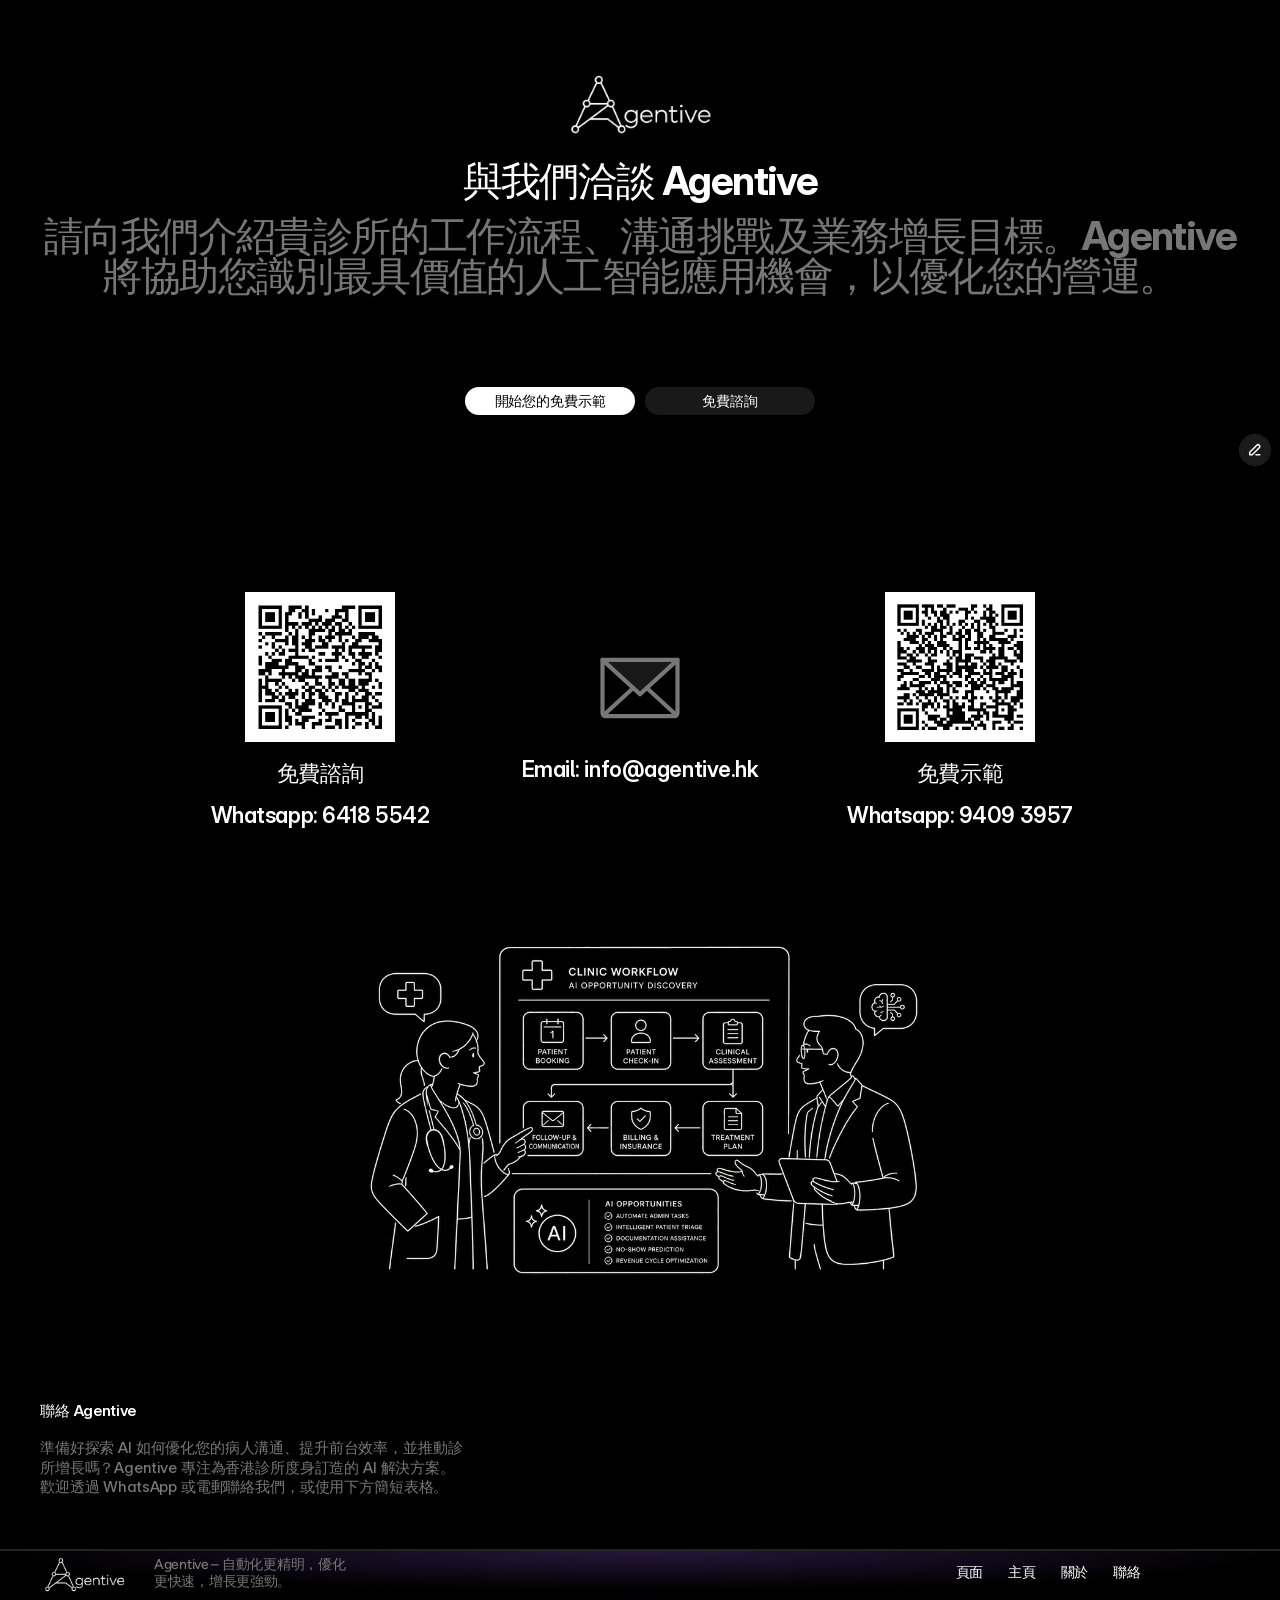
<file: yue-hant/contact/index.html>
<!DOCTYPE html>
<html lang="zh-Hant-HK"><head>
<base href="/">
<link rel="stylesheet" href="/styles.css"><script>(function(){var f=window.fetch;window.fetch=function(u,o){if(typeof u==='string'&&u.includes('.framercms')){return f('/assets/cms/'+u.split('/').pop(),o);}return f(u,o);};})();</script>
	<meta charset="utf-8">
	<meta name="viewport" content="width=device-width">
	<meta name="generator" content="Framer 43e8337">
	<title>聯絡</title>
    <meta name="description" content="Agentive 為香港醫療行業提供度身訂造的人工智能自動化方案，專注為中小型診所打造智能營運系統。">
    <meta name="framer-search-index" content="https://framerusercontent.com/sites/32BxVA86kiDzz6ZQGJ1eU2/searchIndex-IHhPJekIzUy6.json">
    <meta name="framer-search-index-fallback" content="https://framerusercontent.com/sites/32BxVA86kiDzz6ZQGJ1eU2/searchIndex-4Y8fl9iG0Eyk.json">
    <link href="assets/images/image-extra-1.png" rel="icon" media="(prefers-color-scheme: light)">
    <link href="assets/images/image-extra-2.png" rel="icon" media="(prefers-color-scheme: dark)">
    <link rel="apple-touch-icon" href="assets/images/image-extra-1.png">
    <!-- Open Graph -->
    <meta property="og:type" content="website">
    <meta property="og:title" content="聯絡">
    <meta property="og:description" content="Agentive 為香港醫療行業提供度身訂造的人工智能自動化方案，專注為中小型診所打造智能營運系統。">
    <meta property="og:image" content="assets/images/image-extra-3.png">
    <!-- X -->
    <meta name="twitter:card" content="summary_large_image">
    <meta name="twitter:title" content="聯絡">
    <meta name="twitter:description" content="Agentive 為香港醫療行業提供度身訂造的人工智能自動化方案，專注為中小型診所打造智能營運系統。">
    <meta name="twitter:image" content="assets/images/image-extra-3.png">
	
	
	<script>try{if(localStorage.getItem("__framer_force_showing_editorbar_since")){const n=document.createElement("link");n.rel="modulepreload";n.href="https://framer.com/edit/init.mjs";document.head.appendChild(n)}}catch(e){}</script><link rel="modulepreload" href="https://framer.com/edit/init.mjs">
	<link rel="canonical" href="https://agentive.framer.wiki/yue-hant/contact"><meta property="og:url" content="https://agentive.framer.wiki/yue-hant/contact"><!-- Start of headStart -->
    
    <!-- End of headStart -->
	
	
	<link href="https://fonts.gstatic.com" rel="preconnect" crossorigin="">
    <link href="https://fonts.gstatic.com" rel="preconnect" crossorigin="">
	
	<meta name="robots" content="max-image-preview:large"><link rel="alternate" href="https://agentive.framer.wiki/contact" hreflang="yue-Hant-HK"><link rel="alternate" href="https://agentive.framer.wiki/yue-hant/contact" hreflang="zh-Hant-HK"><link rel="alternate" href="https://agentive.framer.wiki/contact" hreflang="x-default"><!-- Start of headEnd -->
    
    <!-- End of headEnd -->
	
</head>
<body>
	
	<!-- Start of bodyStart -->
    
    <!-- End of bodyStart -->
	
	<div id="main" data-framer-hydrate-v2="{&quot;routeId&quot;:&quot;IXLcnssdd&quot;,&quot;localeId&quot;:&quot;fp2LS0cvj&quot;,&quot;breakpoints&quot;:[{&quot;hash&quot;:&quot;1j0u7nc&quot;,&quot;mediaQuery&quot;:&quot;(min-width: 1200px)&quot;},{&quot;hash&quot;:&quot;zyf92l&quot;,&quot;mediaQuery&quot;:&quot;(min-width: 810px) and (max-width: 1199.98px)&quot;},{&quot;hash&quot;:&quot;jrx3nz&quot;,&quot;mediaQuery&quot;:&quot;(max-width: 809.98px)&quot;},{&quot;hash&quot;:&quot;1kjwutx&quot;,&quot;mediaQuery&quot;:&quot;(min-width: 1200px)&quot;},{&quot;hash&quot;:&quot;1jtl6r4&quot;,&quot;mediaQuery&quot;:&quot;(min-width: 810px) and (max-width: 1199.98px)&quot;},{&quot;hash&quot;:&quot;h7qui&quot;,&quot;mediaQuery&quot;:&quot;(max-width: 809.98px)&quot;}]}" data-framer-ssr-released-at="2026-06-26T12:53:25.744Z" data-framer-page-optimized-at="2026-06-27T12:17:03.778Z" data-framer-generated-page=""><!--$--><div class="framer-8u4Un framer-1kjwutx" data-layout-template="true" style="min-height:100vh;width:auto"><div class="framer-eumtsr-container" data-framer-appear-id="eumtsr" data-framer-layout-hint-center-x="true" style="opacity: 0.001; transform: translateX(-50%) translateY(-150px); will-change: transform;"><div class="ssr-variant hidden-h7qui"><nav class="framer-A9Ze8 framer-OWAph framer-7M6Cu framer-dfm1g framer-v-dfm1g" data-border="true" data-framer-name="Desktop" style="--border-bottom-width: 1px; --border-color: var(--token-313dd4d6-9859-4bdd-889b-954a849d13e3, rgb(34, 34, 34)); --border-left-width: 0px; --border-right-width: 0px; --border-style: solid; --border-top-width: 0px; background-color: var(--token-aae92d1e-1be4-447e-8038-565c6944f982, rgb(0, 0, 0)); width: 100%; opacity: 1;"><div class="framer-213vcd" data-framer-name="Desktop" style="border-radius: 4px; transform: translateY(-50%); opacity: 1;"><div class="framer-1ft1nof" data-framer-name="AGENTIVE" data-framer-component-type="RichTextContainer" style="justify-content: center; transform: none; opacity: 1;"><p class="framer-text framer-styles-preset-13sktzi" data-styles-preset="ZlAG9svTx" dir="auto" style="--framer-text-alignment:left"><!--$--><a class="framer-text framer-styles-preset-1arsep9" data-styles-preset="PeLcf7ehs" href="./">AGENTIVE</a><!--/$--></p></div><div class="framer-1crjnrv" data-framer-name="Container" style="border-radius: 8px; opacity: 1;"><div class="framer-1m1tss8" data-framer-name="Links" style="opacity: 1;"><!--$--><div class="framer-axg5ss-container" style="opacity: 1;"><!--$--><a class="framer-S7jH8 framer-4el2p framer-1fh2yjx framer-v-1fh2yjx framer-16xevj4" data-framer-name="Default" href="./" style="background-color: rgba(0, 0, 0, 0); border-radius: 4px; opacity: 1;"><div class="framer-odcd3z" data-framer-component-type="RichTextContainer" style="--framer-link-text-color: rgb(0, 153, 255); --framer-link-text-decoration: underline; transform: none; opacity: 1;"><p class="framer-text framer-styles-preset-x6ge9v" data-styles-preset="D1fS_zrfW">主頁</p></div></a><!--/$--></div><!--/$--><!--$--><div class="framer-x8m3iw-container" style="opacity: 1;"><!--$--><a class="framer-S7jH8 framer-4el2p framer-1fh2yjx framer-v-1fh2yjx framer-16xevj4" data-framer-name="Default" href="./about" style="background-color: rgba(0, 0, 0, 0); border-radius: 4px; opacity: 1;"><div class="framer-odcd3z" data-framer-component-type="RichTextContainer" style="--framer-link-text-color: rgb(0, 153, 255); --framer-link-text-decoration: underline; transform: none; opacity: 1;"><p class="framer-text framer-styles-preset-x6ge9v" data-styles-preset="D1fS_zrfW">關於</p></div></a><!--/$--></div><!--/$--><!--$--><div class="framer-1kuqyx3-container" style="opacity: 1;"><!--$--><a class="framer-S7jH8 framer-4el2p framer-1fh2yjx framer-v-1fh2yjx framer-16xevj4" data-framer-name="Default" href="./contact" data-framer-page-link-current="true" style="background-color: rgba(0, 0, 0, 0); border-radius: 4px; opacity: 1;"><div class="framer-odcd3z" data-framer-component-type="RichTextContainer" style="--framer-link-text-color: rgb(0, 153, 255); --framer-link-text-decoration: underline; transform: none; opacity: 1;"><p class="framer-text framer-styles-preset-x6ge9v" data-styles-preset="D1fS_zrfW">聯絡</p></div></a><!--/$--></div><!--/$--></div><div class="framer-1utn9go" data-framer-name="Button" style="opacity: 1;"><div class="framer-1hhz98c-container" style="opacity: 1;"><!--$--><a class="framer-mscS8 framer-OWAph framer-4el2p framer-1e5l598 framer-v-1dhrp5e framer-x05rpg" data-border="true" data-framer-name="Small" href="https://wa.me/85264185542?text=Hi%2C%20I%E2%80%99d%20like%20to%20book%20a%20consultation." target="_blank" rel="noopener" style="--border-bottom-width: 1px; --border-color: var(--token-6839e435-35f3-4ab3-b723-e98c27e525bc, rgba(255, 255, 255, 0.1)); --border-left-width: 1px; --border-right-width: 1px; --border-style: solid; --border-top-width: 1px; background-color: var(--token-a888adc2-3d05-4d6f-88b7-8dab97418795, rgb(129, 74, 200)); border-radius: 6px; box-shadow: rgba(0, 0, 0, 0.15) 0px 0.706592px 0.706592px -0.625px, rgba(0, 0, 0, 0.14) 0px 1.80656px 1.80656px -1.25px, rgba(0, 0, 0, 0.14) 0px 3.62176px 3.62176px -1.875px, rgba(0, 0, 0, 0.13) 0px 6.8656px 6.8656px -2.5px, rgba(0, 0, 0, 0.1) 0px 13.6468px 13.6468px -3.125px, rgba(0, 0, 0, 0.05) 0px 30px 30px -3.75px; opacity: 1;"><div class="framer-1hhkatf" data-framer-name="Text Container" style="opacity: 1;"><div class="framer-15k178i" data-framer-name="1st state" style="opacity: 1;"><div class="framer-1bob7ie" data-framer-component-type="RichTextContainer" style="--framer-link-text-color: rgb(0, 153, 255); --framer-link-text-decoration: underline; --framer-paragraph-spacing: 0px; transform: none; opacity: 1;"><p class="framer-text framer-styles-preset-x6ge9v" data-styles-preset="D1fS_zrfW">透過 WhatsApp 聯絡</p></div></div><div class="framer-4obbbk" data-framer-name="2nd state" style="opacity: 1;"><div class="framer-134t9n" data-framer-component-type="RichTextContainer" style="--framer-link-text-color: rgb(0, 153, 255); --framer-link-text-decoration: underline; --framer-paragraph-spacing: 0px; transform: none; opacity: 1;"><p class="framer-text framer-styles-preset-x6ge9v" data-styles-preset="D1fS_zrfW">透過 WhatsApp 聯絡</p></div></div></div></a><!--/$--></div></div><div class="framer-l9j6sq-container" style="opacity: 1;"><!--$--><div class="framer-locale-picker" style="height:100%;width:100%"><label for=":R2ularkqop:">Select Language</label><select id=":R2ularkqop:" autocomplete="off"><option value="default">English</option><option value="fp2LS0cvj" selected="">中文</option></select><div class="input" style="font-family:&quot;Inter&quot;, &quot;Inter Placeholder&quot;, sans-serif;font-size:14px;font-style:normal;font-weight:400;letter-spacing:0em;line-height:1.5em;--framer-background-color:rgb(238, 238, 238);--framer-color:rgb(0, 0, 0);padding:10px;border-radius:10px;border:none;--framer-focus-outline:1px solid rgb(0, 153, 255);--framer-focus-outline-offset:0px;gap:5px"><div class="title">中文</div><div class="caret"><svg xmlns="http://www.w3.org/2000/svg" viewBox="0 0 12 12" width="12" height="12"><path d="M 2 4.5 L 6 8.5 L 10 4.5" fill="none" stroke="rgb(153, 153, 153)" stroke-width="1.5" stroke-linecap="round" stroke-linejoin="round"></path></svg></div></div></div><!--/$--></div></div></div></nav></div></div><div data-framer-root="" class="framer-yP7a5 framer-1j0u7nc" style="min-height:100vh;width:auto;display:contents"><div class="framer-f4i4ss" data-framer-name="Navigation"></div><div class="framer-130oa22"><div class="framer-13byulq"><div class="ssr-variant hidden-jrx3nz"><div class="framer-9y28px" data-framer-component-type="RichTextContainer" style="transform:none"><h1 dir="auto" style="--font-selector:SW50ZXItVmFyaWFibGVWRj1JbTl3YzNvaUlETXlMQ0FpZDJkb2RDSWdOekF3;--framer-font-family:&quot;Inter Variable&quot;, &quot;Inter Variable Placeholder&quot;, sans-serif;--framer-font-open-type-features:'cv01' on, 'cv09' on, 'cv11' on, 'cv05' on, 'ss03' on;--framer-font-size:40px;--framer-font-variation-axes:&quot;opsz&quot; 32, &quot;wght&quot; 700;--framer-letter-spacing:-0.04em;--framer-line-height:1em;--framer-text-alignment:center;--framer-text-color:var(--token-8961fb69-0ea3-46ab-8b8e-1f9187ebd1a9, rgb(255, 255, 255))" class="framer-text">與我們洽談 Agentive</h1></div></div><div class="ssr-variant hidden-jrx3nz"><div class="framer-mjfx3c" data-framer-component-type="RichTextContainer" style="transform:none"><h1 dir="auto" style="--font-selector:SW50ZXItVmFyaWFibGVWRj1JbTl3YzNvaUlETXlMQ0FpZDJkb2RDSWdOekF3;--framer-font-family:&quot;Inter Variable&quot;, &quot;Inter Variable Placeholder&quot;, sans-serif;--framer-font-open-type-features:'cv01' on, 'cv09' on, 'cv11' on, 'cv05' on, 'ss03' on;--framer-font-size:40px;--framer-font-variation-axes:&quot;opsz&quot; 32, &quot;wght&quot; 700;--framer-letter-spacing:-0.04em;--framer-line-height:1em;--framer-text-alignment:center;--framer-text-color:var(--token-d3650bef-13f5-49bd-88f0-8a82034ef0d6, rgb(119, 119, 119))" class="framer-text">請向我們介紹貴診所的工作流程、溝通挑戰及業務增長目標。Agentive 將協助您識別最具價值的人工智能應用機會，以優化您的營運。</h1></div></div><div class="framer-1ta60mz"><!--$--><a class="framer-9lzchv framer-1g2zunj" href="https://wa.me/85294093957?text=Hi%2C%20I%E2%80%99d%20like%20to%20start%20the%20Free%20Demo." target="_blank" rel="noopener"><div class="framer-oxil07" data-framer-component-type="RichTextContainer" style="transform:none"><p dir="auto" style="--font-selector:SW50ZXItVmFyaWFibGVWRj1JbTl3YzNvaUlESXdMQ0FpZDJkb2RDSWdOakF3;--framer-font-family:&quot;Inter Variable&quot;, &quot;Inter Variable Placeholder&quot;, sans-serif;--framer-font-open-type-features:'cv09' on, 'cv01' on, 'cv11' on, 'cv05' on;--framer-font-size:14px;--framer-font-variation-axes:&quot;opsz&quot; 20, &quot;wght&quot; 600;--framer-letter-spacing:-0.01em;--framer-line-height:1em;--framer-text-alignment:center;--framer-text-color:var(--token-26b2fd9f-cb04-4e12-920b-6e002294676e, rgb(0, 0, 0))" class="framer-text">開始您的免費示範</p></div></a><!--/$--><!--$--><a class="framer-1gzpn0t framer-1g2zunj" href="https://wa.me/85264185542?text=Hi%2C%20I%E2%80%99d%20like%20to%20book%20a%20consultation." target="_blank" rel="noopener"><div class="framer-64xmcn" data-framer-component-type="RichTextContainer" style="transform:none"><p dir="auto" style="--font-selector:SW50ZXItVmFyaWFibGVWRj1JbTl3YzNvaUlESXdMQ0FpZDJkb2RDSWdOakF3;--framer-font-family:&quot;Inter Variable&quot;, &quot;Inter Variable Placeholder&quot;, sans-serif;--framer-font-open-type-features:'cv09' on, 'cv01' on, 'cv11' on, 'cv05' on;--framer-font-size:14px;--framer-font-variation-axes:&quot;opsz&quot; 20, &quot;wght&quot; 600;--framer-letter-spacing:-0.01em;--framer-line-height:1em;--framer-text-alignment:center;--framer-text-color:var(--token-8961fb69-0ea3-46ab-8b8e-1f9187ebd1a9, rgb(255, 255, 255))" class="framer-text">免費諮詢</p></div></a><!--/$--></div></div><div class="ssr-variant"><div class="framer-1btmacm" data-framer-name="Company Logo"><div style="position:absolute;border-radius:inherit;corner-shape:inherit;top:0;right:0;bottom:0;left:0" data-framer-background-image-wrapper="true"><img decoding="auto" width="1912" height="823" sizes="(min-width: 1200px) min((100vw - 40px) * 0.95, 1200px), (min-width: 810px) and (max-width: 1199.98px) min((100vw - 40px) * 0.95, 1200px), (max-width: 809.98px) min((100vw - 40px) * 0.9514, 1200px)" srcset="assets/images/company-logo-2.png 512w,assets/images/company-logo-3.png 1024w,assets/images/company-logo-1.png 1912w" src="assets/images/company-logo-1.png" alt="" style="display:block;width:100%;height:100%;border-radius:inherit;corner-shape:inherit;object-position:center;object-fit:contain"></div></div></div></div><div class="framer-u5ouer"><!--$--><a class="framer-1tzldqm framer-1g2zunj" href="https://wa.me/85264185542?text=Hi%2C%20I%E2%80%99d%20like%20to%20book%20a%20consultation." target="_blank" rel="noopener"><div class="ssr-variant"><div class="framer-1on0mer" data-framer-name="Commercial Impact  Real Results"><div style="position:absolute;border-radius:inherit;corner-shape:inherit;top:0;right:0;bottom:0;left:0" data-framer-background-image-wrapper="true"><img decoding="auto" width="500" height="500" src="assets/images/commercial-impact-real-results-4.png" alt="" style="display:block;width:100%;height:100%;border-radius:inherit;corner-shape:inherit;object-position:center;object-fit:contain"></div></div></div><div class="ssr-variant hidden-zyf92l"><div class="framer-1mfb7pr" data-framer-component-type="RichTextContainer" style="transform:none"><h3 dir="auto" style="--font-selector:SW50ZXItVmFyaWFibGVWRj1JbTl3YzNvaUlETXlMQ0FpZDJkb2RDSWdOakF3;--framer-font-family:&quot;Inter Variable&quot;, &quot;Inter Variable Placeholder&quot;, sans-serif;--framer-font-open-type-features:'cv01' on, 'cv09' on, 'cv11' on, 'cv05' on, 'ss03' on;--framer-font-size:22px;--framer-font-variation-axes:&quot;opsz&quot; 32, &quot;wght&quot; 600;--framer-letter-spacing:-0.02em;--framer-line-height:1em;--framer-text-alignment:center;--framer-text-color:var(--token-8961fb69-0ea3-46ab-8b8e-1f9187ebd1a9, rgb(255, 255, 255))" class="framer-text">免費諮詢</h3></div></div><div class="ssr-variant hidden-zyf92l"><div class="framer-1fy3tqn" data-framer-component-type="RichTextContainer" style="transform:none"><h3 dir="auto" style="--font-selector:SW50ZXItVmFyaWFibGVWRj1JbTl3YzNvaUlETXlMQ0FpZDJkb2RDSWdOakF3;--framer-font-family:&quot;Inter Variable&quot;, &quot;Inter Variable Placeholder&quot;, sans-serif;--framer-font-open-type-features:'cv01' on, 'cv09' on, 'cv11' on, 'cv05' on, 'ss03' on;--framer-font-size:22px;--framer-font-variation-axes:&quot;opsz&quot; 32, &quot;wght&quot; 600;--framer-letter-spacing:-0.02em;--framer-line-height:1em;--framer-text-alignment:center;--framer-text-color:var(--token-8961fb69-0ea3-46ab-8b8e-1f9187ebd1a9, rgb(255, 255, 255))" class="framer-text">Whatsapp: 6418 5542</h3></div></div></a><!--/$--><!--$--><a class="framer-1msj6j8 framer-1g2zunj" href="mailto:info@agentive.hk?subject=Inquiry%20about%20Clinic%20Automation" target="_blank" rel="noopener"><svg class="framer-my9st framer-g49w86" role="presentation" viewBox="0 0 24 24"><use href="#130366660"></use></svg><div class="ssr-variant hidden-zyf92l"><div class="framer-12fa3ux" data-framer-component-type="RichTextContainer" style="transform:none"><h3 dir="auto" style="--font-selector:SW50ZXItVmFyaWFibGVWRj1JbTl3YzNvaUlETXlMQ0FpZDJkb2RDSWdOakF3;--framer-font-family:&quot;Inter Variable&quot;, &quot;Inter Variable Placeholder&quot;, sans-serif;--framer-font-open-type-features:'cv01' on, 'cv09' on, 'cv11' on, 'cv05' on, 'ss03' on;--framer-font-size:22px;--framer-font-variation-axes:&quot;opsz&quot; 32, &quot;wght&quot; 600;--framer-letter-spacing:-0.02em;--framer-line-height:1em;--framer-text-alignment:center;--framer-text-color:var(--token-8961fb69-0ea3-46ab-8b8e-1f9187ebd1a9, rgb(255, 255, 255))" class="framer-text">Email: info@agentive.hk</h3></div></div></a><!--/$--><!--$--><a class="framer-7zw07g framer-1g2zunj" href="https://wa.me/85294093957?text=Hi%2C%20I%E2%80%99d%20like%20to%20start%20the%20Free%20Demo." target="_blank" rel="noopener"><div class="ssr-variant"><div class="framer-1irr5ui" data-framer-name="Commercial Impact  Real Results"><div style="position:absolute;border-radius:inherit;corner-shape:inherit;top:0;right:0;bottom:0;left:0" data-framer-background-image-wrapper="true"><img decoding="auto" width="500" height="500" src="assets/images/commercial-impact-real-results-5.png" alt="" style="display:block;width:100%;height:100%;border-radius:inherit;corner-shape:inherit;object-position:center;object-fit:cover"></div></div></div><div class="ssr-variant hidden-zyf92l"><div class="framer-reuc43" data-framer-component-type="RichTextContainer" style="transform:none"><h3 dir="auto" style="--font-selector:SW50ZXItVmFyaWFibGVWRj1JbTl3YzNvaUlETXlMQ0FpZDJkb2RDSWdOakF3;--framer-font-family:&quot;Inter Variable&quot;, &quot;Inter Variable Placeholder&quot;, sans-serif;--framer-font-open-type-features:'cv01' on, 'cv09' on, 'cv11' on, 'cv05' on, 'ss03' on;--framer-font-size:22px;--framer-font-variation-axes:&quot;opsz&quot; 32, &quot;wght&quot; 600;--framer-letter-spacing:-0.02em;--framer-line-height:1em;--framer-text-alignment:center;--framer-text-color:var(--token-8961fb69-0ea3-46ab-8b8e-1f9187ebd1a9, rgb(255, 255, 255))" class="framer-text">免費示範</h3></div></div><div class="ssr-variant hidden-zyf92l"><div class="framer-1ss1j8l" data-framer-component-type="RichTextContainer" style="transform:none"><h3 dir="auto" style="--font-selector:SW50ZXItVmFyaWFibGVWRj1JbTl3YzNvaUlETXlMQ0FpZDJkb2RDSWdOakF3;--framer-font-family:&quot;Inter Variable&quot;, &quot;Inter Variable Placeholder&quot;, sans-serif;--framer-font-open-type-features:'cv01' on, 'cv09' on, 'cv11' on, 'cv05' on, 'ss03' on;--framer-font-size:22px;--framer-font-variation-axes:&quot;opsz&quot; 32, &quot;wght&quot; 600;--framer-letter-spacing:-0.02em;--framer-line-height:1em;--framer-text-alignment:center;--framer-text-color:var(--token-8961fb69-0ea3-46ab-8b8e-1f9187ebd1a9, rgb(255, 255, 255))" class="framer-text">Whatsapp: 9409 3957</h3></div></div></a><!--/$--></div><div class="ssr-variant"><div class="framer-cn53m8" data-framer-name="Commercial Impact  Real Results"><div style="position:absolute;border-radius:inherit;corner-shape:inherit;top:0;right:0;bottom:0;left:0" data-framer-background-image-wrapper="true"><img decoding="auto" width="1536" height="1024" sizes="(min-width: 1200px) min(667px, 100vw), (min-width: 810px) and (max-width: 1199.98px) min(667px, 100vw), (max-width: 809.98px) min(667px, 100vw)" srcset="assets/images/commercial-impact-real-results-7.png 512w,assets/images/commercial-impact-real-results-6.png 1024w,assets/images/commercial-impact-real-results-8.png 1536w" src="assets/images/commercial-impact-real-results-8.png" alt="" style="display:block;width:100%;height:100%;border-radius:inherit;corner-shape:inherit;object-position:center;object-fit:contain"></div></div></div><div class="framer-1bx5a71"><div class="framer-1xmj53r" data-framer-component-type="RichTextContainer" style="transform:none"><h1 dir="auto" style="--font-selector:SW50ZXItVmFyaWFibGVWRj1JbTl3YzNvaUlESTBMQ0FpZDJkb2RDSWdOakF3;--framer-font-family:&quot;Inter Variable&quot;, &quot;Inter Variable Placeholder&quot;, sans-serif;--framer-font-open-type-features:'cv01' on, 'cv09' on, 'cv11' on, 'cv05' on;--framer-font-size:15px;--framer-font-variation-axes:&quot;opsz&quot; 24, &quot;wght&quot; 600;--framer-letter-spacing:-0.01em;--framer-line-height:1em;--framer-text-alignment:center;--framer-text-color:var(--token-8961fb69-0ea3-46ab-8b8e-1f9187ebd1a9, rgb(255, 255, 255))" class="framer-text">聯絡 Agentive</h1></div><div class="framer-w3xmfz" data-framer-component-type="RichTextContainer" style="transform:none"><h2 dir="auto" style="--font-selector:SW50ZXItVmFyaWFibGVWRj1JbTl3YzNvaUlESTBMQ0FpZDJkb2RDSWdOVEF3;--framer-font-family:&quot;Inter Variable&quot;, &quot;Inter Variable Placeholder&quot;, sans-serif;--framer-font-open-type-features:'cv01' on, 'cv09' on, 'cv11' on, 'cv05' on, 'ss03' on;--framer-font-size:15px;--framer-font-variation-axes:&quot;opsz&quot; 24, &quot;wght&quot; 500;--framer-letter-spacing:-0.01em;--framer-line-height:1.3em;--framer-text-alignment:left;--framer-text-color:var(--token-ed724e25-7ff9-40e4-a153-c8f5351e85cb, rgb(119, 119, 119))" class="framer-text">準備好探索 AI 如何優化您的病人溝通、提升前台效率，並推動診所增長嗎？Agentive 專注為香港診所度身訂造的 AI 解決方案。歡迎透過 WhatsApp 或電郵聯絡我們，或使用下方簡短表格。</h2></div></div></div><div id="overlay"></div><div class="framer-1vlob5l"></div><div class="framer-ynm0sg-container"><div class="ssr-variant hidden-h7qui"><footer class="framer-gslDl framer-4el2p framer-oFeWm framer-7M6Cu framer-gl77ky framer-v-gl77ky" data-border="true" data-framer-name="Footer" style="--border-bottom-width: 0px; --border-color: var(--token-313dd4d6-9859-4bdd-889b-954a849d13e3, rgb(34, 34, 34)); --border-left-width: 0px; --border-right-width: 0px; --border-style: solid; --border-top-width: 2px; background: radial-gradient(50% 50% at 50% 3.4%, rgba(129, 74, 200, 0.3) 0%, rgba(171, 171, 171, 0) 100%); width: 100%; opacity: 1;"><div class="framer-1e86zuq" data-framer-name="Container" style="opacity: 1;"><div class="framer-1r6sw1n" data-framer-name="Left section" style="opacity: 1;"><div class="framer-p2tc5g" data-framer-name="Logo+tagline" style="opacity: 1;"><!--$--><a class="framer-15vbno8 framer-1kw8x0x" data-framer-name="Logo" href="./" style="opacity: 1;"><div class="framer-iguwe2-container" style="opacity: 1;"><div class="framer-t1guD framer-90svhm framer-v-90svhm" data-framer-name="Variant 1" style="height: 100%; width: 100%; opacity: 1;"><div style="position:absolute;border-radius:inherit;corner-shape:inherit;top:0;right:0;bottom:0;left:0" data-framer-background-image-wrapper="true"><img decoding="async" loading="lazy" width="673" height="290" sizes="(min-width: 1200px) 89px, (min-width: 810px) and (max-width: 1199.98px) 89px, (max-width: 809.98px) 83px" srcset="assets/images/variant-1-23.png 512w,assets/images/variant-1-24.png 673w" src="assets/images/variant-1-24.png" alt="" style="display:block;width:100%;height:100%;border-radius:inherit;corner-shape:inherit;object-position:center;object-fit:cover"></div></div></div><div class="framer-1ttt0qu" data-framer-component-type="RichTextContainer" style="--extracted-r6o4lv: rgb(119, 119, 119); --framer-link-text-color: rgb(0, 153, 255); --framer-link-text-decoration: underline; transform: none; opacity: 1;"><p class="framer-text framer-styles-preset-x6ge9v" data-styles-preset="D1fS_zrfW" dir="auto" style="--framer-text-color:var(--extracted-r6o4lv, rgb(119, 119, 119))">Agentive – 自動化更精明，優化更快速，增長更強勁。</p></div></a><!--/$--><div class="framer-15o4tju" data-framer-name="Right section" style="opacity: 1;"><div class="framer-1059hdh" data-framer-name="Pages" style="opacity: 1;"><div class="framer-kz9l5l" data-framer-component-type="RichTextContainer" style="--framer-link-text-color: rgb(0, 153, 255); --framer-link-text-decoration: underline; transform: none; opacity: 1;"><p class="framer-text framer-styles-preset-x6ge9v" data-styles-preset="D1fS_zrfW" dir="auto">頁面</p></div><div class="framer-15yp97z" data-framer-component-type="RichTextContainer" style="transform: none; opacity: 1;"><p class="framer-text framer-styles-preset-x6ge9v" data-styles-preset="D1fS_zrfW" dir="auto"><!--$--><a class="framer-text framer-styles-preset-1arsep9" data-styles-preset="PeLcf7ehs" href="./">主頁</a><!--/$--></p></div><div class="framer-1u296t6" data-framer-component-type="RichTextContainer" style="transform: none; opacity: 1;"><p class="framer-text framer-styles-preset-x6ge9v" data-styles-preset="D1fS_zrfW" dir="auto"><!--$--><a class="framer-text framer-styles-preset-1arsep9" data-styles-preset="PeLcf7ehs" href="./about">關於</a><!--/$--></p></div><div class="framer-17fbw8y" data-framer-component-type="RichTextContainer" style="transform: none; opacity: 1;"><p class="framer-text framer-styles-preset-x6ge9v" data-styles-preset="D1fS_zrfW" dir="auto"><!--$--><a class="framer-text framer-styles-preset-1arsep9" data-styles-preset="PeLcf7ehs" href="./contact" data-framer-page-link-current="true">聯絡</a><!--/$--></p></div></div></div></div></div></div></footer></div></div></div><div id="template-overlay"></div><!--/$--></div><script>(()=>{function u(){function n(t,e,i){let r=document.createElement("a");r.href=t,r.target=i,r.rel=e,document.body.appendChild(r),r.click(),r.remove()}function o(t){if(this.dataset.hydrated){this.removeEventListener("click",o);return}t.preventDefault(),t.stopPropagation();let e=this.getAttribute("href");if(!e)return;if(/Mac|iPod|iPhone|iPad/u.test(navigator.userAgent)?t.metaKey:t.ctrlKey)return n(e,"","_blank");let r=this.getAttribute("rel")??"",c=this.getAttribute("target")??"";n(e,r,c)}function a(t){if(this.dataset.hydrated){this.removeEventListener("auxclick",o);return}t.preventDefault(),t.stopPropagation();let e=this.getAttribute("href");e&&n(e,"","_blank")}function s(t){if(this.dataset.hydrated){this.removeEventListener("keydown",s);return}if(t.key!=="Enter")return;t.preventDefault(),t.stopPropagation();let e=this.getAttribute("href");if(!e)return;let i=this.getAttribute("rel")??"",r=this.getAttribute("target")??"";n(e,i,r)}document.querySelectorAll("[data-nested-link]").forEach(t=>{t instanceof HTMLElement&&(t.addEventListener("click",o),t.addEventListener("auxclick",a),t.addEventListener("keydown",s))})}return u})()()</script>
	<script>!function(){var w="framer_variant";function u(a,r){let e=r.indexOf("#"),t=e===-1?r:r.substring(0,e),o=e===-1?"":r.substring(e),n=t.indexOf("?"),h=n===-1?t:t.substring(0,n),d=n===-1?"":t.substring(n),s=new URLSearchParams(d),m=new URLSearchParams(a);for(let[i,l]of m)s.has(i)||i!==w&&s.append(i,l);let c=s.toString();return c===""?t+o:h+"?"+c+o}var g='div#main a[href^="#"],div#main a[href^="/"],div#main a[href^="."]',f="div#main a[data-framer-preserve-params]",S=document.currentScript?.hasAttribute("data-preserve-internal-params");if(window.location.search&&!navigator.webdriver&&!/bot|-google|google-|yandex|ia_archiver|crawl|spider/iu.test(navigator.userAgent)){let a=document.querySelectorAll(S?`${g},${f}`:f);for(let r of a){let e=u(window.location.search,r.href);r.setAttribute("href",e)}}
}()</script>
	
	
	<script>var animator=(()=>{var L=(e,r,t)=>t>r?r:t<e?e:t;var U=()=>{};function _(e){let r;return()=>(r===void 0&&(r=e()),r)}var Q=e=>e;var D=e=>e*1e3,O=e=>e/1e3;var J=e=>Array.isArray(e)&&typeof e[0]=="number";var ee={value:null,addProjectionMetrics:null};var re={layout:0,mainThread:0,waapi:0};var $=(e,r,t=10)=>{let o="",s=Math.max(Math.round(r/t),2);for(let i=0;i<s;i++)o+=Math.round(e(i/(s-1))*1e4)/1e4+", ";return`linear(${o.substring(0,o.length-2)})`};function j(e){let r=0,t=50,o=e.next(r);for(;!o.done&&r<2e4;)r+=t,o=e.next(r);return r>=2e4?1/0:r}function ye(e,r=100,t){let o=t({...e,keyframes:[0,r]}),s=Math.min(j(o),2e4);return{type:"keyframes",ease:i=>o.next(s*i).value/r,duration:O(s)}}var g={stiffness:100,damping:10,mass:1,velocity:0,duration:800,bounce:.3,visualDuration:.3,restSpeed:{granular:.01,default:2},restDelta:{granular:.005,default:.5},minDuration:.01,maxDuration:10,minDamping:.05,maxDamping:1};function ne(e,r){return e*Math.sqrt(1-r*r)}var Be=12;function Ke(e,r,t){let o=t;for(let s=1;s<Be;s++)o=o-e(o)/r(o);return o}var oe=.001;function Ge({duration:e=g.duration,bounce:r=g.bounce,velocity:t=g.velocity,mass:o=g.mass}){let s,i;U(e<=D(g.maxDuration),"Spring duration must be 10 seconds or less","spring-duration-limit");let n=1-r;n=L(g.minDamping,g.maxDamping,n),e=L(g.minDuration,g.maxDuration,O(e)),n<1?(s=m=>{let p=m*n,c=p*e,u=p-t,x=ne(m,n),A=Math.exp(-c);return oe-u/x*A},i=m=>{let c=m*n*e,u=c*t+t,x=Math.pow(n,2)*Math.pow(m,2)*e,A=Math.exp(-c),d=ne(Math.pow(m,2),n);return(-s(m)+oe>0?-1:1)*((u-x)*A)/d}):(s=m=>{let p=Math.exp(-m*e),c=(m-t)*e+1;return-oe+p*c},i=m=>{let p=Math.exp(-m*e),c=(t-m)*(e*e);return p*c});let f=5/e,a=Ke(s,i,f);if(e=D(e),isNaN(a))return{stiffness:g.stiffness,damping:g.damping,duration:e};{let m=Math.pow(a,2)*o;return{stiffness:m,damping:n*2*Math.sqrt(o*m),duration:e}}}var Le=["duration","bounce"],Re=["stiffness","damping","mass"];function Ae(e,r){return r.some(t=>e[t]!==void 0)}function ze(e){let r={velocity:g.velocity,stiffness:g.stiffness,damping:g.damping,mass:g.mass,isResolvedFromDuration:!1,...e};if(!Ae(e,Re)&&Ae(e,Le))if(r.velocity=0,e.visualDuration){let t=e.visualDuration,o=2*Math.PI/(t*1.2),s=o*o,i=2*L(.05,1,1-(e.bounce||0))*Math.sqrt(s);r={...r,mass:g.mass,stiffness:s,damping:i}}else{let t=Ge({...e,velocity:0});r={...r,...t,mass:g.mass},r.isResolvedFromDuration=!0}return r}function E(e=g.visualDuration,r=g.bounce){let t=typeof e!="object"?{visualDuration:e,keyframes:[0,1],bounce:r}:e,{restSpeed:o,restDelta:s}=t,i=t.keyframes[0],n=t.keyframes[t.keyframes.length-1],f={done:!1,value:i},{stiffness:a,damping:m,mass:p,duration:c,velocity:u,isResolvedFromDuration:x}=ze({...t,velocity:-O(t.velocity||0)}),A=u||0,d=m/(2*Math.sqrt(a*p)),h=n-i,y=O(Math.sqrt(a/p)),F=Math.abs(h)<5;o||(o=F?g.restSpeed.granular:g.restSpeed.default),s||(s=F?g.restDelta.granular:g.restDelta.default);let w,v,M,G,Y,H;if(d<1)M=ne(y,d),G=(A+d*y*h)/M,w=l=>{let T=Math.exp(-d*y*l);return n-T*(G*Math.sin(M*l)+h*Math.cos(M*l))},Y=d*y*G+h*M,H=d*y*h-G*M,v=l=>Math.exp(-d*y*l)*(Y*Math.sin(M*l)+H*Math.cos(M*l));else if(d===1){w=T=>n-Math.exp(-y*T)*(h+(A+y*h)*T);let l=A+y*h;v=T=>Math.exp(-y*T)*(y*l*T-A)}else{let l=y*Math.sqrt(d*d-1);w=S=>{let k=Math.exp(-d*y*S),P=Math.min(l*S,300);return n-k*((A+d*y*h)*Math.sinh(P)+l*h*Math.cosh(P))/l};let T=(A+d*y*h)/l,V=d*y*T-h*l,N=d*y*h-T*l;v=S=>{let k=Math.exp(-d*y*S),P=Math.min(l*S,300);return k*(V*Math.sinh(P)+N*Math.cosh(P))}}let Z={calculatedDuration:x&&c||null,velocity:l=>D(v(l)),next:l=>{if(!x&&d<1){let V=Math.exp(-d*y*l),N=Math.sin(M*l),S=Math.cos(M*l),k=n-V*(G*N+h*S),P=D(V*(Y*N+H*S));return f.done=Math.abs(P)<=o&&Math.abs(n-k)<=s,f.value=f.done?n:k,f}let T=w(l);if(x)f.done=l>=c;else{let V=D(v(l));f.done=Math.abs(V)<=o&&Math.abs(n-T)<=s}return f.value=f.done?n:T,f},toString:()=>{let l=Math.min(j(Z),2e4),T=$(V=>Z.next(l*V).value,l,30);return l+"ms "+T},toTransition:()=>{}};return Z}E.applyToOptions=e=>{let r=ye(e,100,E);return e.ease=r.ease,e.duration=D(r.duration),e.type="keyframes",e};var he=["transformPerspective","x","y","z","translateX","translateY","translateZ","scale","scaleX","scaleY","rotate","rotateX","rotateY","rotateZ","skew","skewX","skewY"],ie=new Set(he);var Te={};function Me(e,r){let t=_(e);return()=>Te[r]??t()}var be=Me(()=>{try{document.createElement("div").animate({opacity:0},{easing:"linear(0, 1)"})}catch{return!1}return!0},"linearEasing");var C=([e,r,t,o])=>`cubic-bezier(${e}, ${r}, ${t}, ${o})`;var ae={linear:"linear",ease:"ease",easeIn:"ease-in",easeOut:"ease-out",easeInOut:"ease-in-out",circIn:C([0,.65,.55,1]),circOut:C([.55,0,1,.45]),backIn:C([.31,.01,.66,-.59]),backOut:C([.33,1.53,.69,.99])};function se(e,r){if(e)return typeof e=="function"?be()?$(e,r):"ease-out":J(e)?C(e):Array.isArray(e)?e.map(t=>se(t,r)||ae.easeOut):ae[e]}function W(e,r,t,{delay:o=0,duration:s=300,repeat:i=0,repeatType:n="loop",ease:f="easeOut",times:a}={},m=void 0){let p={[r]:t};a&&(p.offset=a);let c=se(f,s);Array.isArray(c)&&(p.easing=c),ee.value&&re.waapi++;let u={delay:o,duration:s,easing:Array.isArray(c)?"linear":c,fill:"both",iterations:i+1,direction:n==="reverse"?"alternate":"normal"};m&&(u.pseudoElement=m);let x=e.animate(p,u);return ee.value&&x.finished.finally(()=>{re.waapi--}),x}function ve(e){return e.replace(/([A-Z])/g,r=>`-${r.toLowerCase()}`)}var q="framerAppearId",pe="data-"+ve(q);function me(e){return e.props[pe]}var b=new Map,I=new Map;var B=(e,r)=>{let t=ie.has(r)?"transform":r;return`${e}: ${t}`};function fe(e,r,t){let o=B(e,r),s=b.get(o);if(!s)return null;let{animation:i,startTime:n}=s;function f(){window.MotionCancelOptimisedAnimation?.(e,r,t)}return i.onfinish=f,n===null||window.MotionHandoffIsComplete?.(e)?(f(),null):n}var X,K,ce=new Set;function Fe(){ce.forEach(e=>{e.animation.play(),e.animation.startTime=e.startTime}),ce.clear()}function le(e,r,t,o,s){if(window.MotionIsMounted)return;let i=e.dataset[q];if(!i)return;window.MotionHandoffAnimation=fe;let n=B(i,r);K||(K=W(e,r,[t[0],t[0]],{duration:1e4,ease:"linear"}),b.set(n,{animation:K,startTime:null}),window.MotionHandoffAnimation=fe,window.MotionHasOptimisedAnimation=(a,m)=>{if(!a)return!1;if(!m)return I.has(a);let p=B(a,m);return!!b.get(p)},window.MotionHandoffMarkAsComplete=a=>{I.has(a)&&I.set(a,!0)},window.MotionHandoffIsComplete=a=>I.get(a)===!0,window.MotionCancelOptimisedAnimation=(a,m,p,c)=>{let u=B(a,m),x=b.get(u);x&&(p&&c===void 0?p.postRender(()=>{p.postRender(()=>{x.animation.cancel()})}):x.animation.cancel(),p&&c?(ce.add(x),p.render(Fe)):(b.delete(u),b.size||(window.MotionCancelOptimisedAnimation=void 0)))},window.MotionCheckAppearSync=(a,m,p)=>{let c=me(a);if(!c)return;let u=window.MotionHasOptimisedAnimation?.(c,m),x=a.props.values?.[m];if(!u||!x)return;let A=p.on("change",d=>{x.get()!==d&&(window.MotionCancelOptimisedAnimation?.(c,m),A())});return A});let f=()=>{K.cancel();let a=W(e,r,t,o);X===void 0&&(X=performance.now()),a.startTime=X,b.set(n,{animation:a,startTime:X}),s&&s(a)};I.set(i,!1),K.ready?K.ready.then(f).catch(Q):f()}var ue=["transformPerspective","x","y","z","translateX","translateY","translateZ","scale","scaleX","scaleY","rotate","rotateX","rotateY","rotateZ","skew","skewX","skewY"],Ne={x:"translateX",y:"translateY",z:"translateZ",transformPerspective:"perspective"},$e={translateX:"px",translateY:"px",translateZ:"px",x:"px",y:"px",z:"px",perspective:"px",transformPerspective:"px",rotate:"deg",rotateX:"deg",rotateY:"deg"};function Ve(e,r){let t=$e[e];return!t||typeof r=="string"&&r.endsWith(t)?r:`${r}${t}`}function xe(e){return ue.includes(e)}var je=(e,r)=>ue.indexOf(e)-ue.indexOf(r);function Se({transform:e,transformKeys:r},t){let o={},s=!0,i="";r.sort(je);for(let n of r){let f=e[n],a=!0;typeof f=="number"?a=f===(n.startsWith("scale")?1:0):a=parseFloat(f)===0,a||(s=!1,i+=`${Ne[n]||n}(${e[n]}) `),t&&(o[n]=e[n])}return i=i.trim(),t?i=t(o,i):s&&(i="none"),i}function de(e,r){let t=new Set(Object.keys(e));for(let o in r)t.add(o);return Array.from(t)}function ge(e,r){let t=r-e.length;if(t<=0)return e;let o=new Array(t).fill(e[e.length-1]);return e.concat(o)}function R(e){return e*1e3}var Pe={duration:.001},z={opacity:1,scale:1,translateX:0,translateY:0,translateZ:0,x:0,y:0,z:0,rotate:0,rotateX:0,rotateY:0};function Oe(e,r,t,o,s){return t.delay&&(t.delay=R(t.delay)),t.type==="spring"?qe(e,r,t,o,s):Ye(e,r,t,o,s)}function We(e,r,t){let o={},s=0,i=0;for(let n of de(e,r)){let f=e[n]??z[n],a=r[n]??z[n];if(f===void 0||a===void 0||n!=="transformPerspective"&&f===a&&f===z[n])continue;n==="transformPerspective"&&(o[n]=[f,a]);let m=Qe(f,a,t),{duration:p,keyframes:c}=m;p===void 0||c===void 0||(p>s&&(s=p,i=c.length),o[n]=c)}return{keyframeValuesByProps:o,longestDuration:s,longestLength:i}}function qe(e,r,t,o,s){let i={},{keyframeValuesByProps:n,longestDuration:f,longestLength:a}=We(e,r,t);if(!a)return i;let m={ease:"linear",duration:f,delay:t.delay},p=s?Pe:m,c={};for(let[x,A]of Object.entries(n))xe(x)?c[x]=ge(A,a):i[x]={keyframes:ge(A,a),options:x==="opacity"?m:p};let u=Ce(c,o);return u&&(i.transform={keyframes:u,options:p}),i}function Xe(e){let{type:r,duration:t,...o}=e;return{duration:R(t),...o}}function Ye(e,r,t,o,s){let i=Xe(t);if(!i)return;let n={},f=s?Pe:i,a={};for(let p of de(e,r)){let c=e[p]??z[p],u=r[p]??z[p];c===void 0||u===void 0||p!=="transformPerspective"&&c===u||(xe(p)?a[p]=[c,u]:n[p]={keyframes:[c,u],options:p==="opacity"?i:f})}let m=Ce(a,o);return m&&(n.transform={keyframes:m,options:f}),n}var He=["duration","bounce"],Ze=["stiffness","damping","mass"];function Ee(e){return Ze.some(r=>r in e)?!1:He.some(r=>r in e)}function Ue(e,r,t){return Ee(t)?`${e}-${r}-${t.duration}-${t.bounce}`:`${e}-${r}-${t.damping}-${t.stiffness}-${t.mass}`}function _e(e){return Ee(e)?{...e,duration:R(e.duration)}:e}var De=new Map,we=10;function Qe(e,r,t){let o=Ue(e,r,t),s=De.get(o);if(s)return s;let i=[e,r],n=E({..._e(t),keyframes:i}),f={done:!1,value:i[0]},a=[],m=0;for(;!f.done&&m<R(10);)f=n.next(m),a.push(f.value),m+=we;i=a;let p=m-we,u={keyframes:i,duration:p,ease:"linear"};return De.set(o,u),u}function Ce(e,r){let t=[],o=Object.values(e)[0]?.length;if(!o)return;let s=Object.keys(e);for(let i=0;i<o;i++){let n={};for(let[a,m]of Object.entries(e)){let p=m[i];p!==void 0&&(n[a]=Ve(a,p))}let f=Se({transform:n,transformKeys:s},r);t.push(f)}return t}function Je(e,r){if(!r)for(let t in e){let o=e[t];return o?.legacy===!0?o:void 0}}function ke(e,r,t,o,s,i){for(let[n,f]of Object.entries(e)){let a=i?f[i]:void 0;if(a===null||!a&&f.default===null)continue;let m=a??f.default??Je(f,i);if(!m)continue;let{initial:p,animate:c,transformTemplate:u}=m;if(!p||!c)continue;let{transition:x,...A}=c,d=Oe(p,A,x,er(u,o),s);if(!d)continue;let h={},y={};for(let[w,v]of Object.entries(d))h[w]=v.keyframes,y[w]=v.options;let F=i?`:not(.hidden-${i}) `:"";r(`${F}[${t}="${n}"]`,h,y)}}function er(e,r){if(!(!e||!r))return(t,o)=>e.replace(r,o)}function Ie(e){return e?e.find(t=>t.mediaQuery?window.matchMedia(t.mediaQuery).matches===!0:!1)?.hash:void 0}var kt={animateAppearEffects:ke,getActiveVariantHash:Ie,spring:E,startOptimizedAppearAnimation:le};return kt})()</script>
                <script type="framer/appear" id="__framer__appearAnimationsContent">{"eumtsr":{"default":{"initial":{"opacity":0.001,"rotate":0,"rotateX":0,"rotateY":0,"scale":1,"skewX":0,"skewY":0,"x":0,"y":-150},"animate":{"opacity":1,"rotate":0,"rotateX":0,"rotateY":0,"scale":1,"skewX":0,"skewY":0,"transition":{"damping":60,"delay":1.2,"mass":1,"stiffness":320,"type":"spring"},"x":0,"y":0},"transformTemplate":"translateX(-50%) __Appear_Animation_Transform__"}}}</script>
                <script type="framer/appear" id="__framer__breakpoints">[{"hash":"1j0u7nc","mediaQuery":"(min-width: 1200px)"},{"hash":"zyf92l","mediaQuery":"(min-width: 810px) and (max-width: 1199.98px)"},{"hash":"jrx3nz","mediaQuery":"(max-width: 809.98px)"},{"hash":"1kjwutx","mediaQuery":"(min-width: 1200px)"},{"hash":"1jtl6r4","mediaQuery":"(min-width: 810px) and (max-width: 1199.98px)"},{"hash":"h7qui","mediaQuery":"(max-width: 809.98px)"}]</script><script data-framer-appear-animation="no-preference">(()=>{function c(i,o,s){if(window.__framer_disable_appear_effects_optimization__||typeof animator>"u")return;let e={detail:{bg:document.hidden}};requestAnimationFrame(()=>{let a="framer-appear-start";performance.mark(a,e),animator.animateAppearEffects(JSON.parse(window.__framer__appearAnimationsContent.text),(m,p,d)=>{let t=document.querySelector(m);if(t)for(let[r,f]of Object.entries(p))animator.startOptimizedAppearAnimation(t,r,f,d[r])},i,o,s&&window.matchMedia("(prefers-reduced-motion:reduce)").matches===!0,animator.getActiveVariantHash(JSON.parse(window.__framer__breakpoints.text)));let n="framer-appear-end";performance.mark(n,e),performance.measure("framer-appear",{start:a,end:n,detail:e.detail})})}return c})()("data-framer-appear-id","__Appear_Animation_Transform__",false)</script>
	<script>typeof document<"u"&&(window.process={...window.process,env:{...window.process?.env,NODE_ENV:"production"}});</script>
	<link rel="modulepreload" fetchpriority="low" href="assets/js/react.vwD_D_rX.mjs"><link rel="modulepreload" fetchpriority="low" href="assets/js/rolldown-runtime.C4p97ucE.mjs"><link rel="modulepreload" fetchpriority="low" href="assets/js/motion.Cst_MMad.mjs"><link rel="modulepreload" fetchpriority="low" href="assets/js/framer.BCqNK82z.mjs"><link rel="modulepreload" fetchpriority="low" href="assets/js/gtiWKd4GS.C5DbYBKi.mjs"><link rel="modulepreload" fetchpriority="low" href="assets/js/utils.CbwiAwcZ.mjs"><link rel="modulepreload" fetchpriority="low" href="assets/js/D1fS_zrfW.BPhZ6aS-.mjs"><link rel="modulepreload" fetchpriority="low" href="assets/js/3x_1JnErOc2_a0cop7xn2cms8lCgKXEgJJrIPWEwfdI.BbkDNMMS.mjs"><link rel="modulepreload" fetchpriority="low" href="assets/js/IXLcnssdd.BMs6T9r2.mjs"><link rel="modulepreload" fetchpriority="low" href="assets/js/shared-lib.95is_IOj.mjs"><script type="module" async="" data-framer-bundle="main" fetchpriority="low" src="assets/js/script_main.Bz5RJ3bD.mjs"></script><div id="svg-templates" style="position: absolute; overflow: hidden; bottom: 0; left: 0; width: 0; height: 0; z-index: 0; contain: strict" aria-hidden="true">
<svg id="130366660" display="block" role="presentation" viewBox="0 0 24 24" xmlns="http://www.w3.org/2000/svg"><path d="M 18 0 L 9 8.25 L 0 0 Z" fill-opacity="var(--1m6trwb, 0)" fill="var(--21h8s6, rgb(0, 0, 0))" height="8.25px" id="fBvsUDrT1" transform="translate(3 5.25)" width="18px"></path><path d="M 18 0 L 9 8.25 L 0 0" fill="transparent" height="8.25px" id="zL0RJwE35" stroke-dasharray="" stroke-linecap="round" stroke-linejoin="round" stroke-width="var(--pgex8v, 1.5)" stroke="var(--21h8s6, rgb(0, 0, 0))" transform="translate(3 5.25)" width="18px"></path><path d="M 0 0 L 18 0 L 18 0 L 18 12.75 C 18 13.164 17.664 13.5 17.25 13.5 L 0.75 13.5 C 0.336 13.5 0 13.164 0 12.75 L 0 0 Z" fill="transparent" height="13.5px" id="s2R3TlhwE" stroke-dasharray="" stroke-linecap="round" stroke-linejoin="round" stroke-width="var(--pgex8v, 1.5)" stroke="var(--21h8s6, rgb(0, 0, 0))" transform="translate(3 5.25)" width="18px"></path><path d="M 7.133 0 L 0 6.538" fill="transparent" height="6.538125000000008px" id="q527l9e1Z" stroke-dasharray="" stroke-linecap="round" stroke-linejoin="round" stroke-width="var(--pgex8v, 1.5)" stroke="var(--21h8s6, rgb(0, 0, 0))" transform="translate(3.232 12)" width="7.1325px"></path><path d="M 7.133 6.538 L 0 0" fill="transparent" height="6.538125000000008px" id="DBenWAD9E" stroke-dasharray="" stroke-linecap="round" stroke-linejoin="round" stroke-width="var(--pgex8v, 1.5)" stroke="var(--21h8s6, rgb(0, 0, 0))" transform="translate(13.636 12)" width="7.132500000000007px"></path></svg>
</div>
	<!-- Start of bodyEnd -->
    
    <!-- End of bodyEnd -->


<veepn-lock-screen></veepn-lock-screen><div id="__framer-editorbar-container" dir="ltr" style="right: 10px; top: calc(-15px + 50vh); transform: translate(0px, 0px); transition: transform 100ms cubic-bezier(0.2, 0, 0, 1); cursor: pointer;"><span aria-label="Edit Framer Content" id="__framer-editorbar-label" style="right: 40px;">Edit Content</span><button type="button" aria-labelledby="__framer-editorbar-label" id="__framer-editorbar-button"><svg xmlns="http://www.w3.org/2000/svg" width="14" height="14" fill="none"><path d="M8.75 2.25a1.77 1.77 0 0 1 2.5 0h0c.69.69.69 1.81 0 2.5l-7 7h-2.5v-2.5Z" fill="transparent" stroke-width="1.5" stroke="currentColor" stroke-linecap="round" stroke-linejoin="round"></path><path d="M8 11.75h3.75" fill="transparent" stroke-width="1.5" stroke="currentColor" stroke-linecap="round"></path></svg></button></div><iframe id="__framer-editorbar" src="https://framer.com/edit?framerSiteId=176b5ff130f0eda2479576bb591798890460ffb230c47cb398d3617224149c63&amp;source=agentive.framer.wiki&amp;features=%7B%22editorBarDisableFrameAncestorsSecurity%22%3Afalse%2C%22onPageLocalizationSupport%22%3Atrue%2C%22onPageMoveTool%22%3Atrue%7D&amp;loadStart=1782562901076&amp;forceShow=true" aria-hidden="true" allow="autoplay" tabindex="-1" class="status_visually_hidden"></iframe></body></html>
</file>
<file: styles.css>
/* ============================================
   Styles extracted from Framer site
   Generated by Framer Site Extractor
   ============================================ */

body {transition: opacity ease-in 0.2s; } 
body[unresolved] {opacity: 0; display: block; overflow: hidden; position: relative; }

/* latin-ext */
@font-face {
  font-family: 'Figtree';
  font-style: italic;
  font-weight: 400;
  font-display: swap;
  src: url(assets/fonts/figtree-regular-italic-1.woff2) format('woff2');
  unicode-range: U+0100-02BA, U+02BD-02C5, U+02C7-02CC, U+02CE-02D7, U+02DD-02FF, U+0304, U+0308, U+0329, U+1D00-1DBF, U+1E00-1E9F, U+1EF2-1EFF, U+2020, U+20A0-20AB, U+20AD-20C0, U+2113, U+2C60-2C7F, U+A720-A7FF;
}
/* latin */
@font-face {
  font-family: 'Figtree';
  font-style: italic;
  font-weight: 400;
  font-display: swap;
  src: url(assets/fonts/figtree-regular-italic-2.woff2) format('woff2');
  unicode-range: U+0000-00FF, U+0131, U+0152-0153, U+02BB-02BC, U+02C6, U+02DA, U+02DC, U+0304, U+0308, U+0329, U+2000-206F, U+20AC, U+2122, U+2191, U+2193, U+2212, U+2215, U+FEFF, U+FFFD;
}
/* latin-ext */
@font-face {
  font-family: 'Figtree';
  font-style: italic;
  font-weight: 600;
  font-display: swap;
  src: url(assets/fonts/figtree-regular-italic-1.woff2) format('woff2');
  unicode-range: U+0100-02BA, U+02BD-02C5, U+02C7-02CC, U+02CE-02D7, U+02DD-02FF, U+0304, U+0308, U+0329, U+1D00-1DBF, U+1E00-1E9F, U+1EF2-1EFF, U+2020, U+20A0-20AB, U+20AD-20C0, U+2113, U+2C60-2C7F, U+A720-A7FF;
}
/* latin */
@font-face {
  font-family: 'Figtree';
  font-style: italic;
  font-weight: 600;
  font-display: swap;
  src: url(assets/fonts/figtree-regular-italic-2.woff2) format('woff2');
  unicode-range: U+0000-00FF, U+0131, U+0152-0153, U+02BB-02BC, U+02C6, U+02DA, U+02DC, U+0304, U+0308, U+0329, U+2000-206F, U+20AC, U+2122, U+2191, U+2193, U+2212, U+2215, U+FEFF, U+FFFD;
}
/* latin-ext */
@font-face {
  font-family: 'Figtree';
  font-style: normal;
  font-weight: 400;
  font-display: swap;
  src: url(assets/fonts/figtree-regular-1.woff2) format('woff2');
  unicode-range: U+0100-02BA, U+02BD-02C5, U+02C7-02CC, U+02CE-02D7, U+02DD-02FF, U+0304, U+0308, U+0329, U+1D00-1DBF, U+1E00-1E9F, U+1EF2-1EFF, U+2020, U+20A0-20AB, U+20AD-20C0, U+2113, U+2C60-2C7F, U+A720-A7FF;
}
/* latin */
@font-face {
  font-family: 'Figtree';
  font-style: normal;
  font-weight: 400;
  font-display: swap;
  src: url(assets/fonts/figtree-regular-2.woff2) format('woff2');
  unicode-range: U+0000-00FF, U+0131, U+0152-0153, U+02BB-02BC, U+02C6, U+02DA, U+02DC, U+0304, U+0308, U+0329, U+2000-206F, U+20AC, U+2122, U+2191, U+2193, U+2212, U+2215, U+FEFF, U+FFFD;
}
/* latin-ext */
@font-face {
  font-family: 'Figtree';
  font-style: normal;
  font-weight: 600;
  font-display: swap;
  src: url(assets/fonts/figtree-regular-1.woff2) format('woff2');
  unicode-range: U+0100-02BA, U+02BD-02C5, U+02C7-02CC, U+02CE-02D7, U+02DD-02FF, U+0304, U+0308, U+0329, U+1D00-1DBF, U+1E00-1E9F, U+1EF2-1EFF, U+2020, U+20A0-20AB, U+20AD-20C0, U+2113, U+2C60-2C7F, U+A720-A7FF;
}
/* latin */
@font-face {
  font-family: 'Figtree';
  font-style: normal;
  font-weight: 600;
  font-display: swap;
  src: url(assets/fonts/figtree-regular-2.woff2) format('woff2');
  unicode-range: U+0000-00FF, U+0131, U+0152-0153, U+02BB-02BC, U+02C6, U+02DA, U+02DC, U+0304, U+0308, U+0329, U+2000-206F, U+20AC, U+2122, U+2191, U+2193, U+2212, U+2215, U+FEFF, U+FFFD;
}
/* latin-ext */
@font-face {
  font-family: 'Figtree';
  font-style: italic;
  font-weight: 900;
  src: url(assets/fonts/figtree-black-italic-1.woff2) format('woff2');
  unicode-range: U+0100-02BA, U+02BD-02C5, U+02C7-02CC, U+02CE-02D7, U+02DD-02FF, U+0304, U+0308, U+0329, U+1D00-1DBF, U+1E00-1E9F, U+1EF2-1EFF, U+2020, U+20A0-20AB, U+20AD-20C0, U+2113, U+2C60-2C7F, U+A720-A7FF;
}
/* latin */
@font-face {
  font-family: 'Figtree';
  font-style: italic;
  font-weight: 900;
  src: url(assets/fonts/figtree-black-italic-2.woff2) format('woff2');
  unicode-range: U+0000-00FF, U+0131, U+0152-0153, U+02BB-02BC, U+02C6, U+02DA, U+02DC, U+0304, U+0308, U+0329, U+2000-206F, U+20AC, U+2122, U+2191, U+2193, U+2212, U+2215, U+FEFF, U+FFFD;
}
/* latin-ext */
@font-face {
  font-family: 'Figtree';
  font-style: normal;
  font-weight: 900;
  src: url(assets/fonts/figtree-black-1.woff2) format('woff2');
  unicode-range: U+0100-02BA, U+02BD-02C5, U+02C7-02CC, U+02CE-02D7, U+02DD-02FF, U+0304, U+0308, U+0329, U+1D00-1DBF, U+1E00-1E9F, U+1EF2-1EFF, U+2020, U+20A0-20AB, U+20AD-20C0, U+2113, U+2C60-2C7F, U+A720-A7FF;
}
/* latin */
@font-face {
  font-family: 'Figtree';
  font-style: normal;
  font-weight: 900;
  src: url(assets/fonts/figtree-black-2.woff2) format('woff2');
  unicode-range: U+0000-00FF, U+0131, U+0152-0153, U+02BB-02BC, U+02C6, U+02DA, U+02DC, U+0304, U+0308, U+0329, U+2000-206F, U+20AC, U+2122, U+2191, U+2193, U+2212, U+2215, U+FEFF, U+FFFD;
}

@font-face { font-family: "Figtree"; src: url("assets/fonts/figtree-medium.woff2"); font-display: swap; font-style: normal; font-weight: 500 }
@font-face { font-family: "Figtree"; src: url("assets/fonts/figtree-bold.woff2"); font-display: swap; font-style: normal; font-weight: 700 }
@font-face { font-family: "Figtree"; src: url("assets/fonts/figtree-bold-italic.woff2"); font-display: swap; font-style: italic; font-weight: 700 }
@font-face { font-family: "Figtree"; src: url("assets/fonts/figtree-medium-italic.woff2"); font-display: swap; font-style: italic; font-weight: 500 }
@font-face { font-family: "Inter Variable"; src: url("assets/fonts/inter-variable-regular-1.woff2"); font-display: swap; font-style: normal; font-weight: 400; unicode-range: U+0460-052F, U+1C80-1C88, U+20B4, U+2DE0-2DFF, U+A640-A69F, U+FE2E-FE2F }
@font-face { font-family: "Inter Variable"; src: url("assets/fonts/inter-variable-regular-2.woff2"); font-display: swap; font-style: normal; font-weight: 400; unicode-range: U+0301, U+0400-045F, U+0490-0491, U+04B0-04B1, U+2116 }
@font-face { font-family: "Inter Variable"; src: url("assets/fonts/inter-variable-regular-3.woff2"); font-display: swap; font-style: normal; font-weight: 400; unicode-range: U+1F00-1FFF }
@font-face { font-family: "Inter Variable"; src: url("assets/fonts/inter-variable-regular-4.woff2"); font-display: swap; font-style: normal; font-weight: 400; unicode-range: U+0370-03FF }
@font-face { font-family: "Inter Variable"; src: url("assets/fonts/inter-variable-regular-5.woff2"); font-display: swap; font-style: normal; font-weight: 400; unicode-range: U+0100-024F, U+0259, U+1E00-1EFF, U+2020, U+20A0-20AB, U+20AD-20CF, U+2113, U+2C60-2C7F, U+A720-A7FF }
@font-face { font-family: "Inter Variable"; src: url("assets/fonts/inter-variable-regular-6.woff2"); font-display: swap; font-style: normal; font-weight: 400; unicode-range: U+0000-00FF, U+0131, U+0152-0153, U+02BB-02BC, U+02C6, U+02DA, U+02DC, U+2000-206F, U+2070, U+2074-207E, U+2080-208E, U+20AC, U+2122, U+2191, U+2193, U+2212, U+2215, U+FEFF, U+FFFD }
@font-face { font-family: "Inter Variable"; src: url("assets/fonts/inter-variable-regular-7.woff2"); font-display: swap; font-style: normal; font-weight: 400; unicode-range: U+0102-0103, U+0110-0111, U+0128-0129, U+0168-0169, U+01A0-01A1, U+01AF-01B0, U+1EA0-1EF9, U+20AB }
@font-face { font-family: "Inter"; src: url("assets/fonts/inter-regular-1.woff2"); font-display: swap; font-style: normal; font-weight: 400; unicode-range: U+0460-052F, U+1C80-1C88, U+20B4, U+2DE0-2DFF, U+A640-A69F, U+FE2E-FE2F }
@font-face { font-family: "Inter"; src: url("assets/fonts/inter-regular-2.woff2"); font-display: swap; font-style: normal; font-weight: 400; unicode-range: U+0301, U+0400-045F, U+0490-0491, U+04B0-04B1, U+2116 }
@font-face { font-family: "Inter"; src: url("assets/fonts/inter-regular-3.woff2"); font-display: swap; font-style: normal; font-weight: 400; unicode-range: U+1F00-1FFF }
@font-face { font-family: "Inter"; src: url("assets/fonts/inter-regular-4.woff2"); font-display: swap; font-style: normal; font-weight: 400; unicode-range: U+0370-03FF }
@font-face { font-family: "Inter"; src: url("assets/fonts/inter-regular-5.woff2"); font-display: swap; font-style: normal; font-weight: 400; unicode-range: U+0100-024F, U+0259, U+1E00-1EFF, U+2020, U+20A0-20AB, U+20AD-20CF, U+2113, U+2C60-2C7F, U+A720-A7FF }
@font-face { font-family: "Inter"; src: url("assets/fonts/inter-regular-6.woff2"); font-display: swap; font-style: normal; font-weight: 400; unicode-range: U+0000-00FF, U+0131, U+0152-0153, U+02BB-02BC, U+02C6, U+02DA, U+02DC, U+2000-206F, U+2070, U+2074-207E, U+2080-208E, U+20AC, U+2122, U+2191, U+2193, U+2212, U+2215, U+FEFF, U+FFFD }
@font-face { font-family: "Inter"; src: url("assets/fonts/inter-regular-7.woff2"); font-display: swap; font-style: normal; font-weight: 400; unicode-range: U+0102-0103, U+0110-0111, U+0128-0129, U+0168-0169, U+01A0-01A1, U+01AF-01B0, U+1EA0-1EF9, U+20AB }
@font-face { font-family: "Inter"; src: url("assets/fonts/inter-medium-1.woff2"); font-display: swap; font-style: normal; font-weight: 500; unicode-range: U+0460-052F, U+1C80-1C88, U+20B4, U+2DE0-2DFF, U+A640-A69F, U+FE2E-FE2F }
@font-face { font-family: "Inter"; src: url("assets/fonts/inter-medium-2.woff2"); font-display: swap; font-style: normal; font-weight: 500; unicode-range: U+0301, U+0400-045F, U+0490-0491, U+04B0-04B1, U+2116 }
@font-face { font-family: "Inter"; src: url("assets/fonts/inter-medium-3.woff2"); font-display: swap; font-style: normal; font-weight: 500; unicode-range: U+1F00-1FFF }
@font-face { font-family: "Inter"; src: url("assets/fonts/inter-medium-4.woff2"); font-display: swap; font-style: normal; font-weight: 500; unicode-range: U+0370-03FF }
@font-face { font-family: "Inter"; src: url("assets/fonts/inter-medium-5.woff2"); font-display: swap; font-style: normal; font-weight: 500; unicode-range: U+0100-024F, U+0259, U+1E00-1EFF, U+2020, U+20A0-20AB, U+20AD-20CF, U+2113, U+2C60-2C7F, U+A720-A7FF }
@font-face { font-family: "Inter"; src: url("assets/fonts/inter-medium-6.woff2"); font-display: swap; font-style: normal; font-weight: 500; unicode-range: U+0000-00FF, U+0131, U+0152-0153, U+02BB-02BC, U+02C6, U+02DA, U+02DC, U+2000-206F, U+2070, U+2074-207E, U+2080-208E, U+20AC, U+2122, U+2191, U+2193, U+2212, U+2215, U+FEFF, U+FFFD }
@font-face { font-family: "Inter"; src: url("assets/fonts/inter-medium-7.woff2"); font-display: swap; font-style: normal; font-weight: 500; unicode-range: U+0102-0103, U+0110-0111, U+0128-0129, U+0168-0169, U+01A0-01A1, U+01AF-01B0, U+1EA0-1EF9, U+20AB }
@font-face { font-family: "Inter"; src: url("assets/fonts/inter-regular-8.woff2"); font-display: swap; font-style: normal; font-weight: 400; unicode-range: U+0000-00FF, U+0131, U+0152-0153, U+02BB-02BC, U+02C6, U+02DA, U+02DC, U+2000-206F, U+2074, U+20AC, U+2122, U+2191, U+2193, U+2212, U+2215, U+FEFF, U+FFFD }
@font-face { font-family: "Satoshi"; src: url("assets/fonts/satoshi-medium.woff2"); font-display: swap; font-style: normal; font-weight: 500 }
@font-face { font-family: "Figtree Placeholder"; src: local("Arial"); ascent-override: 93.79%; descent-override: 24.68%; line-gap-override: 0.00%; size-adjust: 101.29% }
@font-face { font-family: "Inter Variable Placeholder"; src: local("Arial"); ascent-override: 89.79%; descent-override: 22.36%; line-gap-override: 0.00%; size-adjust: 107.89% }
@font-face { font-family: "Inter Placeholder"; src: local("Arial"); ascent-override: 89.79%; descent-override: 22.36%; line-gap-override: 0.00%; size-adjust: 107.89% }
@font-face { font-family: "Satoshi Placeholder"; src: local("Arial"); ascent-override: 102.23%; descent-override: 24.29%; line-gap-override: 10.12%; size-adjust: 98.80% }

html,body,#main{box-sizing:border-box;margin:0;padding:0}:root{-webkit-font-smoothing:antialiased;-moz-osx-font-smoothing:grayscale}*{box-sizing:border-box;-webkit-font-smoothing:inherit}h1,h2,h3,h4,h5,h6,p,figure{margin:0}body,input,textarea,select,button{font-family:sans-serif;font-size:12px}body{--token-aae92d1e-1be4-447e-8038-565c6944f982:#000;--token-a888adc2-3d05-4d6f-88b7-8dab97418795:#814ac8;--token-cd9ad879-0340-4881-8da6-7efa110062d4:#df7afe;--token-b2fb23d9-6070-4f2d-b3d0-2fe68c4f2aab:#0d0d0dcc;--token-55fce8bf-ab86-42dc-8b77-6335cf9cf588:#fff;--token-cfb0af42-62a5-486a-837b-9870b5e7030b:#ffffff0d;--token-d072d1f5-ef86-4b7c-bae1-6c9f6238e10b:#ccc;--token-313dd4d6-9859-4bdd-889b-954a849d13e3:#222;--token-5ca39c84-aa81-4600-807d-fc1e6e718e60:#ffffffe6;--token-73ebc18b-e0a6-4828-83ca-5395b5fe5857:#ffffffbf}@supports (z-index:calc(infinity)){#__framer-badge-container{--infinity:infinity}}#__framer-badge-container{pointer-events:none;width:100%;z-index:calc(var(--infinity,2147480000));justify-content:flex-end;padding:20px;display:flex;position:fixed;bottom:0}@supports (background:-webkit-named-image(i)) and (not (grid-template-rows:subgrid)){body{--framer-will-change-override:transform}}@supports (background:-webkit-named-image(i)) and (not (position-area:top right)){body{--framer-will-change-filter-override:filter}}[data-framer-component-type=Text] div div span,[data-framer-component-type=Text] a div span,[data-framer-component-type=Text] span span span,[data-framer-component-type=Text] p span span,[data-framer-component-type=Text] h1 span span,[data-framer-component-type=Text] h2 span span,[data-framer-component-type=Text] h3 span span,[data-framer-component-type=Text] h4 span span,[data-framer-component-type=Text] h5 span span,[data-framer-component-type=Text] h6 span span,[data-framer-component-type=Text] a{font-family:var(--font-family);font-style:var(--font-style);font-weight:min(calc(var(--framer-font-weight-increase,0) + var(--font-weight,400)),900);color:var(--text-color);letter-spacing:var(--letter-spacing);font-size:var(--font-size);text-transform:var(--text-transform);--text-decoration:var(--framer-text-decoration-style,solid)var(--framer-text-decoration,none)var(--framer-text-decoration-color,currentcolor)var(--framer-text-decoration-thickness,auto);--text-decoration-skip-ink:var(--framer-text-decoration-skip-ink);--text-underline-offset:var(--framer-text-decoration-offset);line-height:var(--line-height);--font-family:var(--framer-font-family);--font-style:var(--framer-font-style);--font-weight:var(--framer-font-weight);--text-color:var(--framer-text-color);--letter-spacing:var(--framer-letter-spacing);--font-size:var(--framer-font-size);--text-transform:var(--framer-text-transform);--line-height:var(--framer-line-height)}@supports not (color:color(display-p3 1 1 1)){p.framer-text,div.framer-text,h1.framer-text,h2.framer-text,h3.framer-text,h4.framer-text,h5.framer-text,h6.framer-text,li.framer-text,ol.framer-text,ul.framer-text,span.framer-text:not([data-text-fill]){color:var(--framer-blockquote-text-color-rgb,var(--framer-blockquote-text-color,var(--framer-text-color-rgb,var(--framer-text-color,#000))));-webkit-text-stroke-color:var(--framer-text-stroke-color-rgb,var(--framer-text-stroke-color,initial))}mark.framer-text{background-color:var(--framer-blockquote-text-background-color-rgb,var(--framer-blockquote-text-background-color,var(--framer-text-background-color-rgb,var(--framer-text-background-color,initial))))}}@supports not (color:color(display-p3 1 1 1)){code.framer-text,code.framer-text span.framer-text:not([data-text-fill]){color:var(--framer-blockquote-text-color-rgb,var(--framer-blockquote-text-color,var(--framer-code-text-color-rgb,var(--framer-code-text-color,var(--framer-text-color-rgb,var(--framer-text-color,#000))))))}}@supports not (color:color(display-p3 1 1 1)){a.framer-text,span.framer-text[data-nested-link]{color:var(--framer-link-text-color-rgb,var(--framer-link-text-color,var(--framer-blockquote-text-color-rgb,var(--framer-blockquote-text-color,var(--framer-text-color-rgb,var(--framer-text-color,#000))))));background-color:var(--framer-link-text-background-color-rgb,var(--framer-link-text-background-color,initial));-webkit-text-decoration-color:var(--framer-link-text-decoration-color-rgb,var(--framer-link-text-decoration-color,var(--framer-text-decoration-color-rgb,var(--framer-text-decoration-color,currentcolor))));text-decoration-color:var(--framer-link-text-decoration-color-rgb,var(--framer-link-text-decoration-color,var(--framer-text-decoration-color-rgb,var(--framer-text-decoration-color,currentcolor))))}}@supports not (color:color(display-p3 1 1 1)){code.framer-text a.framer-text,code.framer-text a.framer-text span.framer-text:not([data-text-fill]),code.framer-text span.framer-text[data-nested-link],code.framer-text span.framer-text[data-nested-link] span.framer-text:not([data-text-fill]){color:var(--framer-link-text-color-rgb,var(--framer-link-text-color,var(--framer-blockquote-text-color-rgb,var(--framer-blockquote-text-color,var(--framer-code-text-color-rgb,var(--framer-code-text-color,var(--framer-text-color-rgb,var(--framer-text-color,#000))))))))}}@supports not (color:color(display-p3 1 1 1)){a.framer-text:hover,span.framer-text[data-nested-link]:hover{color:var(--framer-link-hover-text-color-rgb,var(--framer-link-hover-text-color,var(--framer-link-text-color-rgb,var(--framer-link-text-color,var(--framer-blockquote-text-color-rgb,var(--framer-blockquote-text-color,var(--framer-text-color-rgb,var(--framer-text-color,#000))))))));background-color:var(--framer-link-hover-text-background-color-rgb,var(--framer-link-hover-text-background-color,var(--framer-link-text-background-color-rgb,var(--framer-link-text-background-color,var(--framer-text-background-color-rgb,var(--framer-text-background-color,initial))))));-webkit-text-decoration-color:var(--framer-link-hover-text-decoration-color-rgb,var(--framer-link-hover-text-decoration-color,var(--framer-link-text-decoration-color-rgb,var(--framer-link-text-decoration-color,var(--framer-text-decoration-color-rgb,var(--framer-text-decoration-color,currentcolor))))));text-decoration-color:var(--framer-link-hover-text-decoration-color-rgb,var(--framer-link-hover-text-decoration-color,var(--framer-link-text-decoration-color-rgb,var(--framer-link-text-decoration-color,var(--framer-text-decoration-color-rgb,var(--framer-text-decoration-color,currentcolor))))))}}@supports not (color:color(display-p3 1 1 1)){code.framer-text a.framer-text:hover,code.framer-text span.framer-text[data-nested-link]:hover{color:var(--framer-link-hover-text-color-rgb,var(--framer-link-hover-text-color,var(--framer-link-text-color-rgb,var(--framer-link-text-color,var(--framer-blockquote-text-color-rgb,var(--framer-blockquote-text-color,var(--framer-code-text-color-rgb,var(--framer-code-text-color,var(--framer-text-color-rgb,var(--framer-text-color,#000))))))))))}}@supports not (color:color(display-p3 1 1 1)){a.framer-text[data-framer-page-link-current],span.framer-text[data-framer-page-link-current]{color:var(--framer-link-current-text-color-rgb,var(--framer-link-current-text-color,var(--framer-link-text-color-rgb,var(--framer-link-text-color,var(--framer-text-color-rgb,var(--framer-text-color,#000))))));background-color:var(--framer-link-current-text-background-color-rgb,var(--framer-link-current-text-background-color,var(--framer-link-text-background-color-rgb,var(--framer-link-text-background-color,var(--framer-text-background-color-rgb,var(--framer-text-background-color,initial))))));-webkit-text-decoration-color:var(--framer-link-current-text-decoration-color-rgb,var(--framer-link-current-text-decoration-color,var(--framer-link-text-decoration-color-rgb,var(--framer-link-text-decoration-color,var(--framer-text-decoration-color-rgb,var(--framer-text-decoration-color,currentcolor))))));text-decoration-color:var(--framer-link-current-text-decoration-color-rgb,var(--framer-link-current-text-decoration-color,var(--framer-link-text-decoration-color-rgb,var(--framer-link-text-decoration-color,var(--framer-text-decoration-color-rgb,var(--framer-text-decoration-color,currentcolor))))))}}@supports not (color:color(display-p3 1 1 1)){code.framer-text a.framer-text[data-framer-page-link-current],code.framer-text a.framer-text[data-framer-page-link-current] span.framer-text:not([data-text-fill]),code.framer-text span.framer-text[data-framer-page-link-current],code.framer-text span.framer-text[data-framer-page-link-current] span.framer-text:not([data-text-fill]){color:var(--framer-link-current-text-color-rgb,var(--framer-link-current-text-color,var(--framer-link-text-color-rgb,var(--framer-link-text-color,var(--framer-code-text-color-rgb,var(--framer-code-text-color,var(--framer-text-color-rgb,var(--framer-text-color,#000))))))));background-color:var(--framer-link-current-text-background-color-rgb,var(--framer-link-current-text-background-color,var(--framer-link-text-background-color-rgb,var(--framer-link-text-background-color,var(--framer-text-background-color-rgb,var(--framer-text-background-color,initial))))))}}@supports not (color:color(display-p3 1 1 1)){a.framer-text[data-framer-page-link-current]:hover,span.framer-text[data-framer-page-link-current]:hover{color:var(--framer-link-hover-text-color-rgb,var(--framer-link-hover-text-color,var(--framer-link-current-text-color-rgb,var(--framer-link-current-text-color,var(--framer-link-text-color-rgb,var(--framer-link-text-color,var(--framer-code-text-color-rgb,var(--framer-code-text-color,var(--framer-text-color-rgb,var(--framer-text-color,#000))))))))));background-color:var(--framer-link-hover-text-background-color-rgb,var(--framer-link-hover-text-background-color,var(--framer-link-current-text-background-color-rgb,var(--framer-link-current-text-background-color,var(--framer-link-text-background-color-rgb,var(--framer-link-text-background-color,initial))))));-webkit-text-decoration-color:var(--framer-link-hover-text-decoration-color-rgb,var(--framer-link-hover-text-decoration-color,var(--framer-link-current-text-decoration-color-rgb,var(--framer-link-current-text-decoration-color,var(--framer-link-text-decoration-color-rgb,var(--framer-link-text-decoration-color,var(--framer-text-decoration-color-rgb,var(--framer-text-decoration-color,currentcolor))))))));text-decoration-color:var(--framer-link-hover-text-decoration-color-rgb,var(--framer-link-hover-text-decoration-color,var(--framer-link-current-text-decoration-color-rgb,var(--framer-link-current-text-decoration-color,var(--framer-link-text-decoration-color-rgb,var(--framer-link-text-decoration-color,var(--framer-text-decoration-color-rgb,var(--framer-text-decoration-color,currentcolor))))))))}}@supports not (color:color(display-p3 1 1 1)){code.framer-text a.framer-text[data-framer-page-link-current]:hover,code.framer-text a.framer-text[data-framer-page-link-current]:hover span.framer-text:not([data-text-fill]),code.framer-text span.framer-text[data-framer-page-link-current]:hover,code.framer-text span.framer-text[data-framer-page-link-current]:hover span.framer-text:not([data-text-fill]){color:var(--framer-link-hover-text-color-rgb,var(--framer-link-hover-text-color,var(--framer-link-current-text-color-rgb,var(--framer-link-current-text-color,var(--framer-link-text-color-rgb,var(--framer-link-text-color,var(--framer-code-text-color-rgb,var(--framer-code-text-color,var(--framer-text-color-rgb,var(--framer-text-color,#000))))))))));background-color:var(--framer-link-hover-text-background-color-rgb,var(--framer-link-hover-text-background-color,var(--framer-link-current-text-background-color-rgb,var(--framer-link-current-text-background-color,var(--framer-link-text-background-color-rgb,var(--framer-link-text-background-color,initial))))))}}@supports not (overflow:clip){:root{--overflow-clip-fallback:hidden}}@supports (background:-webkit-named-image(i)) and (not (contain-intrinsic-size:inherit)){div.framer-text,p.framer-text,h1.framer-text,h2.framer-text,h3.framer-text,h4.framer-text,h5.framer-text,h6.framer-text,ol.framer-text,ul.framer-text,li.framer-text,blockquote.framer-text,.framer-text.framer-image{display:var(--text-truncation-display-inline-for-safari-16,revert)}div.framer-text:after,p.framer-text:after,h1.framer-text:after,h2.framer-text:after,h3.framer-text:after,h4.framer-text:after,h5.framer-text:after,h6.framer-text:after,ol.framer-text:after,ul.framer-text:after,li.framer-text:after,blockquote.framer-text:after,.framer-text.framer-image:after{content:var(--text-truncation-line-break-for-safari-16);white-space:pre}.framer-text.framer-text-module,.framer-text.framer-table-wrapper{display:var(--text-truncation-display-none-for-safari-16,revert)}p.framer-text[data-text-fill]{display:var(--text-truncation-display-inline-for-safari-16,inline-block)}}@supports (corner-shape:superellipse(2)){:root{--one-if-corner-shape-supported:1}}.framer-cursor-none,.framer-cursor-none *{cursor:none!important}.framer-pointer-events-none,.framer-pointer-events-none *{pointer-events:none!important}@supports (aspect-ratio:1){body{--framer-aspect-ratio-supported:auto}}.framer-8u4Un.framer-1n220bo,.framer-8u4Un .framer-1n220bo{display:block}.framer-8u4Un.framer-1kjwutx{background-color:var(--token-aae92d1e-1be4-447e-8038-565c6944f982,#000);height:min-content;overflow:var(--overflow-clip-fallback,clip);flex-flow:column;place-content:center flex-start;align-items:center;gap:0;width:100%;padding:0;display:flex;position:relative}.framer-8u4Un .framer-eumtsr-container{height:auto;position:var(--framer-canvas-fixed-position,fixed);will-change:var(--framer-will-change-effect-override,transform);z-index:4;flex:none;order:-1000;width:100%;top:0;left:50%}.framer-8u4Un .framer-1vlob5l{background:0 0;flex-grow:1;width:0;height:0;margin:0;position:relative}.framer-8u4Un .framer-ynm0sg-container{flex:none;order:1002;width:100%;height:auto;position:relative}[data-layout-template=true]>#overlay{margin-bottom:0}@media (max-width:809.98px){.framer-8u4Un .framer-eumtsr-container{z-index:5}}.ssr-variant{display:contents}@supports (aspect-ratio:1){body{--framer-aspect-ratio-supported:auto}}.framer-A9Ze8.framer-1mcr0k,.framer-A9Ze8 .framer-1mcr0k{display:block}.framer-A9Ze8.framer-dfm1g{flex-flow:row;place-content:center;align-items:center;gap:24px;width:1200px;height:min-content;min-height:65px;padding:10px 40px;display:flex;position:relative;overflow:hidden}.framer-A9Ze8 .framer-a30aw1{z-index:1;flex:none;grid-template-rows:repeat(1,minmax(0,1fr));grid-template-columns:repeat(3,200px);grid-auto-rows:minmax(0,1fr);justify-content:center;gap:0;width:380px;height:88px;padding:0;display:grid;position:absolute;top:0;right:0;overflow:visible}.framer-A9Ze8 .framer-1f7vw57{z-index:1;flex:none;grid-template-rows:repeat(1,minmax(0,1fr));grid-template-columns:repeat(4,minmax(50px,1fr));grid-auto-rows:minmax(0,1fr);justify-content:center;gap:0;height:min-content;padding:0;display:grid;position:absolute;top:0;left:0;right:-20px;overflow:visible}.framer-A9Ze8 .framer-f6ev7z{white-space:pre;z-index:1;flex:none;place-self:center;width:100%;height:100%;position:sticky;top:0}.framer-A9Ze8 .framer-rfkgpd-container,.framer-A9Ze8 .framer-bm67ig-container,.framer-A9Ze8 .framer-10pbnk3-container{z-index:1;flex:none;place-self:center;width:100%;height:100%;position:relative}.framer-A9Ze8 .framer-tjhueh-container{flex:none;place-self:center;width:100%;height:38px;position:relative}.framer-A9Ze8 .framer-n7c0lw{z-index:1;flex:none;grid-template-rows:repeat(1,minmax(0,1fr));grid-template-columns:repeat(2,minmax(50px,1fr));grid-auto-rows:minmax(0,1fr);justify-content:center;gap:0 22px;width:290px;padding:0;display:grid;position:absolute;top:57px;bottom:9px;left:45px;overflow:visible}.framer-A9Ze8 .framer-78h64h-container{z-index:1;flex:none;place-self:start;width:100%;height:100%;position:relative}.framer-A9Ze8 .framer-213vcd{z-index:1;flex-flow:row;flex:none;place-content:center space-between;align-items:center;width:98%;height:min-content;padding:0;display:flex;position:absolute;top:49%;left:20px;overflow:visible}.framer-A9Ze8 .framer-1ft1nof{white-space:pre-wrap;word-break:break-word;word-wrap:break-word;flex:none;width:100px;height:30px;position:relative}.framer-A9Ze8 .framer-1crjnrv{flex-flow:row;flex:none;place-content:center;align-items:center;gap:16px;width:min-content;height:min-content;padding:4px 0;display:flex;position:relative;overflow:visible}.framer-A9Ze8 .framer-1m1tss8{flex-flow:row;flex:none;place-content:center;align-items:center;gap:2px;width:min-content;height:min-content;padding:2px 0;display:flex;position:relative;overflow:visible}.framer-A9Ze8 .framer-axg5ss-container,.framer-A9Ze8 .framer-x8m3iw-container,.framer-A9Ze8 .framer-1kuqyx3-container,.framer-A9Ze8 .framer-1hhz98c-container{flex:none;width:auto;height:auto;position:relative}.framer-A9Ze8 .framer-1utn9go{flex-flow:row;flex:none;place-content:center flex-end;align-items:center;gap:10px;width:min-content;height:min-content;padding:0;display:flex;position:relative;overflow:visible}.framer-A9Ze8 .framer-l9j6sq-container{flex:none;width:90px;height:29px;position:relative}.framer-A9Ze8.framer-v-1yd87we.framer-dfm1g{height:86px;min-height:unset;overflow:var(--overflow-clip-fallback,clip);flex-direction:column;justify-content:flex-start;width:390px;padding:16px 20px 20px}.framer-A9Ze8.framer-v-1yd87we .framer-1f7vw57,.framer-A9Ze8.framer-v-1yd87we .framer-78h64h-container{order:0}.framer-A9Ze8.framer-v-1yd87we .framer-n7c0lw,.framer-A9Ze8.framer-v-1yd87we .framer-10pbnk3-container{order:1}.framer-A9Ze8[data-border=true]:after,.framer-A9Ze8 [data-border=true]:after{content:"";border-width:var(--border-top-width,0)var(--border-right-width,0)var(--border-bottom-width,0)var(--border-left-width,0);border-color:var(--border-color,none);border-style:var(--border-style,none);box-sizing:border-box;border-radius:inherit;corner-shape:inherit;pointer-events:none;width:100%;height:100%;position:absolute;top:0;left:0}body{--framer-will-change-override:none}@supports (background:-webkit-named-image(i)) and (not (grid-template-rows:subgrid)){body{--framer-will-change-override:transform}}body{--framer-will-change-filter-override:none}@supports (background:-webkit-named-image(i)) and (not (position-area:top right)){body{--framer-will-change-filter-override:filter}}[data-framer-component-type]{position:absolute}[data-framer-component-type=Text]{cursor:inherit}[data-framer-component-text-autosized] *{white-space:pre}[data-framer-component-type=Text]>*{text-align:var(--framer-text-alignment,start)}[data-framer-component-type=Text] span span,[data-framer-component-type=Text] p span,[data-framer-component-type=Text] h1 span,[data-framer-component-type=Text] h2 span,[data-framer-component-type=Text] h3 span,[data-framer-component-type=Text] h4 span,[data-framer-component-type=Text] h5 span,[data-framer-component-type=Text] h6 span{display:block}[data-framer-component-type=Text] span span span,[data-framer-component-type=Text] p span span,[data-framer-component-type=Text] h1 span span,[data-framer-component-type=Text] h2 span span,[data-framer-component-type=Text] h3 span span,[data-framer-component-type=Text] h4 span span,[data-framer-component-type=Text] h5 span span,[data-framer-component-type=Text] h6 span span{display:unset}[data-framer-component-type=Text] div div span,[data-framer-component-type=Text] a div span,[data-framer-component-type=Text] span span span,[data-framer-component-type=Text] p span span,[data-framer-component-type=Text] h1 span span,[data-framer-component-type=Text] h2 span span,[data-framer-component-type=Text] h3 span span,[data-framer-component-type=Text] h4 span span,[data-framer-component-type=Text] h5 span span,[data-framer-component-type=Text] h6 span span,[data-framer-component-type=Text] a{font-family:var(--font-family);font-style:var(--font-style);font-weight:min(calc(var(--framer-font-weight-increase,0) + var(--font-weight,400)),900);color:var(--text-color);letter-spacing:var(--letter-spacing);font-size:var(--font-size);text-transform:var(--text-transform);--text-decoration:var(--framer-text-decoration-style,solid)var(--framer-text-decoration,none)var(--framer-text-decoration-color,currentcolor)var(--framer-text-decoration-thickness,auto);--text-decoration-skip-ink:var(--framer-text-decoration-skip-ink);--text-underline-offset:var(--framer-text-decoration-offset);line-height:var(--line-height);--font-family:var(--framer-font-family);--font-style:var(--framer-font-style);--font-weight:var(--framer-font-weight);--text-color:var(--framer-text-color);--letter-spacing:var(--framer-letter-spacing);--font-size:var(--framer-font-size);--text-transform:var(--framer-text-transform);--line-height:var(--framer-line-height)}[data-framer-component-type=Text] a,[data-framer-component-type=Text] a div span,[data-framer-component-type=Text] a span span span,[data-framer-component-type=Text] a p span span,[data-framer-component-type=Text] a h1 span span,[data-framer-component-type=Text] a h2 span span,[data-framer-component-type=Text] a h3 span span,[data-framer-component-type=Text] a h4 span span,[data-framer-component-type=Text] a h5 span span,[data-framer-component-type=Text] a h6 span span{--font-family:var(--framer-link-font-family,var(--framer-font-family));--font-style:var(--framer-link-font-style,var(--framer-font-style));--font-weight:var(--framer-link-font-weight,var(--framer-font-weight));--text-color:var(--framer-link-text-color,var(--framer-text-color));--font-size:var(--framer-link-font-size,var(--framer-font-size));--text-transform:var(--framer-link-text-transform,var(--framer-text-transform));--text-decoration:var(--framer-link-text-decoration-style,var(--framer-text-decoration-style,solid))var(--framer-link-text-decoration,var(--framer-text-decoration,none))var(--framer-link-text-decoration-color,var(--framer-text-decoration-color,currentcolor))var(--framer-link-text-decoration-thickness,var(--framer-text-decoration-thickness,auto));--text-decoration-skip-ink:var(--framer-link-text-decoration-skip-ink,var(--framer-text-decoration-skip-ink));--text-underline-offset:var(--framer-link-text-decoration-offset,var(--framer-text-decoration-offset))}[data-framer-component-type=Text] a:hover,[data-framer-component-type=Text] a div span:hover,[data-framer-component-type=Text] a span span span:hover,[data-framer-component-type=Text] a p span span:hover,[data-framer-component-type=Text] a h1 span span:hover,[data-framer-component-type=Text] a h2 span span:hover,[data-framer-component-type=Text] a h3 span span:hover,[data-framer-component-type=Text] a h4 span span:hover,[data-framer-component-type=Text] a h5 span span:hover,[data-framer-component-type=Text] a h6 span span:hover{--font-family:var(--framer-link-hover-font-family,var(--framer-link-font-family,var(--framer-font-family)));--font-style:var(--framer-link-hover-font-style,var(--framer-link-font-style,var(--framer-font-style)));--font-weight:var(--framer-link-hover-font-weight,var(--framer-link-font-weight,var(--framer-font-weight)));--text-color:var(--framer-link-hover-text-color,var(--framer-link-text-color,var(--framer-text-color)));--font-size:var(--framer-link-hover-font-size,var(--framer-link-font-size,var(--framer-font-size)));--text-transform:var(--framer-link-hover-text-transform,var(--framer-link-text-transform,var(--framer-text-transform)));--text-decoration:var(--framer-link-hover-text-decoration-style,var(--framer-link-text-decoration-style,var(--framer-text-decoration-style,solid)))var(--framer-link-hover-text-decoration,var(--framer-link-text-decoration,var(--framer-text-decoration,none)))var(--framer-link-hover-text-decoration-color,var(--framer-link-text-decoration-color,var(--framer-text-decoration-color,currentcolor)))var(--framer-link-hover-text-decoration-thickness,var(--framer-link-text-decoration-thickness,var(--framer-text-decoration-thickness,auto)));--text-decoration-skip-ink:var(--framer-link-hover-text-decoration-skip-ink,var(--framer-link-text-decoration-skip-ink,var(--framer-text-decoration-skip-ink)));--text-underline-offset:var(--framer-link-hover-text-decoration-offset,var(--framer-link-text-decoration-offset,var(--framer-text-decoration-offset)))}[data-framer-component-type=Text].isCurrent a,[data-framer-component-type=Text].isCurrent a div span,[data-framer-component-type=Text].isCurrent a span span span,[data-framer-component-type=Text].isCurrent a p span span,[data-framer-component-type=Text].isCurrent a h1 span span,[data-framer-component-type=Text].isCurrent a h2 span span,[data-framer-component-type=Text].isCurrent a h3 span span,[data-framer-component-type=Text].isCurrent a h4 span span,[data-framer-component-type=Text].isCurrent a h5 span span,[data-framer-component-type=Text].isCurrent a h6 span span{--font-family:var(--framer-link-current-font-family,var(--framer-link-font-family,var(--framer-font-family)));--font-style:var(--framer-link-current-font-style,var(--framer-link-font-style,var(--framer-font-style)));--font-weight:var(--framer-link-current-font-weight,var(--framer-link-font-weight,var(--framer-font-weight)));--text-color:var(--framer-link-current-text-color,var(--framer-link-text-color,var(--framer-text-color)));--font-size:var(--framer-link-current-font-size,var(--framer-link-font-size,var(--framer-font-size)));--text-transform:var(--framer-link-current-text-transform,var(--framer-link-text-transform,var(--framer-text-transform)));--text-decoration:var(--framer-link-current-text-decoration-style,var(--framer-link-text-decoration-style,var(--framer-text-decoration-style,solid)))var(--framer-link-current-text-decoration,var(--framer-link-text-decoration,var(--framer-text-decoration,none)))var(--framer-link-current-text-decoration-color,var(--framer-link-text-decoration-color,var(--framer-text-decoration-color,currentcolor)))var(--framer-link-current-text-decoration-thickness,var(--framer-link-text-decoration-thickness,var(--framer-text-decoration-thickness,auto)));--text-decoration-skip-ink:var(--framer-link-current-text-decoration-skip-ink,var(--framer-link-text-decoration-skip-ink,var(--framer-text-decoration-skip-ink)));--text-underline-offset:var(--framer-link-current-text-decoration-offset,var(--framer-link-text-decoration-offset,var(--framer-text-decoration-offset)))}[data-framer-component-type=RichTextContainer]{outline:none;flex-direction:column;flex-shrink:0;justify-content:flex-start;display:flex}p.framer-text,div.framer-text,figure.framer-text,h1.framer-text,h2.framer-text,h3.framer-text,h4.framer-text,h5.framer-text,h6.framer-text,ol.framer-text,ul.framer-text{margin:0;padding:0}p.framer-text,div.framer-text,h1.framer-text,h2.framer-text,h3.framer-text,h4.framer-text,h5.framer-text,h6.framer-text,li.framer-text,ol.framer-text,ul.framer-text,mark.framer-text,span.framer-text:not([data-text-fill]){font-family:var(--framer-font-family-preview,var(--framer-blockquote-font-family,var(--framer-font-family,Inter,Inter Placeholder,sans-serif)));font-style:var(--framer-font-style-preview,var(--framer-blockquote-font-style,var(--framer-font-style,normal)));font-weight:var(--framer-font-weight-preview,var(--framer-blockquote-font-weight,var(--framer-font-weight,400)));color:var(--framer-blockquote-text-color,var(--framer-text-color,#000));font-size:calc(var(--framer-blockquote-font-size,var(--framer-font-size,16px))*var(--framer-font-size-scale,1));letter-spacing:var(--framer-blockquote-letter-spacing,var(--framer-letter-spacing,0));text-transform:var(--framer-blockquote-text-transform,var(--framer-text-transform,none));-webkit-text-decoration-line:var(--framer-blockquote-text-decoration,var(--framer-text-decoration,initial));text-decoration-line:var(--framer-blockquote-text-decoration,var(--framer-text-decoration,initial));-webkit-text-decoration-style:var(--framer-blockquote-text-decoration-style,var(--framer-text-decoration-style,initial));text-decoration-style:var(--framer-blockquote-text-decoration-style,var(--framer-text-decoration-style,initial));-webkit-text-decoration-color:var(--framer-blockquote-text-decoration-color,var(--framer-text-decoration-color,initial));text-decoration-color:var(--framer-blockquote-text-decoration-color,var(--framer-text-decoration-color,initial));text-decoration-thickness:var(--framer-blockquote-text-decoration-thickness,var(--framer-text-decoration-thickness,initial));text-decoration-skip-ink:var(--framer-blockquote-text-decoration-skip-ink,var(--framer-text-decoration-skip-ink,initial));text-underline-offset:var(--framer-blockquote-text-decoration-offset,var(--framer-text-decoration-offset,initial));line-height:var(--framer-blockquote-line-height,var(--framer-line-height,1.2em));text-align:var(--framer-blockquote-text-alignment,var(--framer-text-alignment,start));-webkit-text-stroke-width:var(--framer-text-stroke-width,initial);-webkit-text-stroke-color:var(--framer-text-stroke-color,initial);-moz-font-feature-settings:var(--framer-font-open-type-features,initial);-webkit-font-feature-settings:var(--framer-font-open-type-features,initial);font-feature-settings:var(--framer-font-open-type-features,initial);font-variation-settings:var(--framer-font-variation-axes-preview,var(--framer-font-variation-axes,normal));text-wrap:var(--framer-text-wrap-override,var(--framer-text-wrap))}mark.framer-text,p.framer-text,div.framer-text,h1.framer-text,h2.framer-text,h3.framer-text,h4.framer-text,h5.framer-text,h6.framer-text,li.framer-text,ol.framer-text,ul.framer-text{background-color:var(--framer-blockquote-text-background-color,var(--framer-text-background-color,initial));border-radius:var(--framer-blockquote-text-background-radius,var(--framer-text-background-radius,initial));corner-shape:var(--framer-blockquote-text-background-corner-shape,var(--framer-text-background-corner-shape,initial));padding:var(--framer-blockquote-text-background-padding,var(--framer-text-background-padding,initial))}@supports not (color:color(display-p3 1 1 1)){p.framer-text,div.framer-text,h1.framer-text,h2.framer-text,h3.framer-text,h4.framer-text,h5.framer-text,h6.framer-text,li.framer-text,ol.framer-text,ul.framer-text,span.framer-text:not([data-text-fill]){color:var(--framer-blockquote-text-color-rgb,var(--framer-blockquote-text-color,var(--framer-text-color-rgb,var(--framer-text-color,#000))));-webkit-text-stroke-color:var(--framer-text-stroke-color-rgb,var(--framer-text-stroke-color,initial))}mark.framer-text{background-color:var(--framer-blockquote-text-background-color-rgb,var(--framer-blockquote-text-background-color,var(--framer-text-background-color-rgb,var(--framer-text-background-color,initial))))}}.framer-fit-text .framer-text{white-space:nowrap;white-space-collapse:preserve}strong.framer-text{font-family:var(--framer-blockquote-font-family-bold,var(--framer-font-family-bold));font-style:var(--framer-blockquote-font-style-bold,var(--framer-font-style-bold));font-weight:var(--framer-blockquote-font-weight-bold,var(--framer-font-weight-bold,bolder));font-variation-settings:var(--framer-blockquote-font-variation-axes-bold,var(--framer-font-variation-axes-bold))}em.framer-text{font-family:var(--framer-blockquote-font-family-italic,var(--framer-font-family-italic));font-style:var(--framer-blockquote-font-style-italic,var(--framer-font-style-italic,italic));font-weight:var(--framer-blockquote-font-weight-italic,var(--framer-font-weight-italic));font-variation-settings:var(--framer-blockquote-font-variation-axes-italic,var(--framer-font-variation-axes-italic))}em.framer-text>strong.framer-text{font-family:var(--framer-blockquote-font-family-bold-italic,var(--framer-font-family-bold-italic));font-style:var(--framer-blockquote-font-style-bold-italic,var(--framer-font-style-bold-italic,italic));font-weight:var(--framer-blockquote-font-weight-bold-italic,var(--framer-font-weight-bold-italic,bolder));font-variation-settings:var(--framer-blockquote-font-variation-axes-bold-italic,var(--framer-font-variation-axes-bold-italic))}p.framer-text:not(:first-child),div.framer-text:not(:first-child),h1.framer-text:not(:first-child),h2.framer-text:not(:first-child),h3.framer-text:not(:first-child),h4.framer-text:not(:first-child),h5.framer-text:not(:first-child),h6.framer-text:not(:first-child),ol.framer-text:not(:first-child),ul.framer-text:not(:first-child),blockquote.framer-text:not(:first-child),table.framer-text:not(:first-child),figure.framer-text:not(:first-child),.framer-image.framer-text:not(:first-child){margin-top:var(--framer-blockquote-paragraph-spacing,var(--framer-paragraph-spacing,0))}li.framer-text>ul.framer-text:nth-child(2),li.framer-text>ol.framer-text:nth-child(2){margin-top:0}.framer-text[data-text-fill]{-webkit-text-fill-color:transparent;padding:max(0em,calc(calc(1.3em - var(--framer-blockquote-line-height,var(--framer-line-height,1.3em)))/2));margin:min(0em,calc(calc(1.3em - var(--framer-blockquote-line-height,var(--framer-line-height,1.3em)))/-2));-webkit-background-clip:text;background-clip:text;display:inline-block}code.framer-text,code.framer-text span.framer-text:not([data-text-fill]){font-family:var(--framer-code-font-family,var(--framer-font-family,Inter,Inter Placeholder,sans-serif));font-style:var(--framer-blockquote-font-style,var(--framer-code-font-style,var(--framer-font-style,normal)));font-weight:var(--framer-blockquote-font-weight,var(--framer-code-font-weight,var(--framer-font-weight,400)));color:var(--framer-blockquote-text-color,var(--framer-code-text-color,var(--framer-text-color,#000)));font-size:calc(var(--framer-blockquote-font-size,var(--framer-font-size,16px))*var(--framer-font-size-scale,1));letter-spacing:var(--framer-blockquote-letter-spacing,var(--framer-letter-spacing,0));line-height:var(--framer-blockquote-line-height,var(--framer-line-height,1.2em))}@supports not (color:color(display-p3 1 1 1)){code.framer-text,code.framer-text span.framer-text:not([data-text-fill]){color:var(--framer-blockquote-text-color-rgb,var(--framer-blockquote-text-color,var(--framer-code-text-color-rgb,var(--framer-code-text-color,var(--framer-text-color-rgb,var(--framer-text-color,#000))))))}}blockquote.framer-text{unicode-bidi:initial;margin-block-start:initial;margin-block-end:initial;margin-inline-start:initial;margin-inline-end:initial}a.framer-text,a.framer-text span.framer-text:not([data-text-fill]),span.framer-text[data-nested-link],span.framer-text[data-nested-link] span.framer-text:not([data-text-fill]){color:inherit;font-family:var(--framer-font-family-preview,var(--framer-link-font-family,var(--framer-blockquote-font-family,var(--framer-font-family,Inter,Inter Placeholder,sans-serif))));font-style:var(--framer-font-style-preview,var(--framer-link-font-style,var(--framer-blockquote-font-style,var(--framer-font-style,normal))));font-weight:var(--framer-font-weight-preview,var(--framer-link-font-weight,var(--framer-blockquote-font-weight,var(--framer-font-weight,400))));font-size:calc(var(--framer-blockquote-font-size,var(--framer-font-size,16px))*var(--framer-font-size-scale,1));text-transform:var(--framer-link-text-transform,var(--framer-blockquote-text-transform,var(--framer-text-transform,none)));cursor:var(--framer-custom-cursors,pointer);background-color:initial;border-radius:var(--framer-link-text-background-radius,initial);corner-shape:var(--framer-link-text-background-corner-shape,initial);padding:var(--framer-link-text-background-padding,initial)}a.framer-text,span.framer-text[data-nested-link]{color:var(--framer-link-text-color,var(--framer-blockquote-text-color,var(--framer-text-color,#000)));-webkit-text-decoration-line:var(--framer-link-text-decoration,var(--framer-blockquote-text-decoration,var(--framer-text-decoration,initial)));text-decoration-line:var(--framer-link-text-decoration,var(--framer-blockquote-text-decoration,var(--framer-text-decoration,initial)));-webkit-text-decoration-style:var(--framer-link-text-decoration-style,var(--framer-blockquote-text-decoration-style,var(--framer-text-decoration-style,initial)));text-decoration-style:var(--framer-link-text-decoration-style,var(--framer-blockquote-text-decoration-style,var(--framer-text-decoration-style,initial)));-webkit-text-decoration-color:var(--framer-link-text-decoration-color,var(--framer-blockquote-text-decoration-color,var(--framer-text-decoration-color,initial)));text-decoration-color:var(--framer-link-text-decoration-color,var(--framer-blockquote-text-decoration-color,var(--framer-text-decoration-color,initial)));text-decoration-thickness:var(--framer-link-text-decoration-thickness,var(--framer-blockquote-text-decoration-thickness,var(--framer-text-decoration-thickness,initial)));text-decoration-skip-ink:var(--framer-link-text-decoration-skip-ink,var(--framer-blockquote-text-decoration-skip-ink,var(--framer-text-decoration-skip-ink,initial)));text-underline-offset:var(--framer-link-text-decoration-offset,var(--framer-blockquote-text-decoration-offset,var(--framer-text-decoration-offset,initial)));background-color:var(--framer-link-text-background-color,initial)}@supports not (color:color(display-p3 1 1 1)){a.framer-text,span.framer-text[data-nested-link]{color:var(--framer-link-text-color-rgb,var(--framer-link-text-color,var(--framer-blockquote-text-color-rgb,var(--framer-blockquote-text-color,var(--framer-text-color-rgb,var(--framer-text-color,#000))))));background-color:var(--framer-link-text-background-color-rgb,var(--framer-link-text-background-color,initial));-webkit-text-decoration-color:var(--framer-link-text-decoration-color-rgb,var(--framer-link-text-decoration-color,var(--framer-text-decoration-color-rgb,var(--framer-text-decoration-color,currentcolor))));text-decoration-color:var(--framer-link-text-decoration-color-rgb,var(--framer-link-text-decoration-color,var(--framer-text-decoration-color-rgb,var(--framer-text-decoration-color,currentcolor))))}}code.framer-text a.framer-text,code.framer-text a.framer-text span.framer-text:not([data-text-fill]),code.framer-text span.framer-text[data-nested-link],code.framer-text span.framer-text[data-nested-link] span.framer-text:not([data-text-fill]){font-family:var(--framer-code-font-family,var(--framer-font-family,Inter,Inter Placeholder,sans-serif));font-style:var(--framer-blockquote-font-style,var(--framer-code-font-style,var(--framer-font-style,normal)));font-weight:var(--framer-blockquote-font-weight,var(--framer-code-font-weight,var(--framer-font-weight,400)));color:inherit;font-size:calc(var(--framer-blockquote-font-size,var(--framer-font-size,16px))*var(--framer-font-size-scale,1))}code.framer-text a.framer-text,code.framer-text span.framer-text[data-nested-link]{color:var(--framer-link-text-color,var(--framer-blockquote-text-color,var(--framer-code-text-color,var(--framer-text-color,#000))))}@supports not (color:color(display-p3 1 1 1)){code.framer-text a.framer-text,code.framer-text a.framer-text span.framer-text:not([data-text-fill]),code.framer-text span.framer-text[data-nested-link],code.framer-text span.framer-text[data-nested-link] span.framer-text:not([data-text-fill]){color:var(--framer-link-text-color-rgb,var(--framer-link-text-color,var(--framer-blockquote-text-color-rgb,var(--framer-blockquote-text-color,var(--framer-code-text-color-rgb,var(--framer-code-text-color,var(--framer-text-color-rgb,var(--framer-text-color,#000))))))))}}a.framer-text:hover,a.framer-text:hover span.framer-text:not([data-text-fill]),span.framer-text[data-nested-link]:hover,span.framer-text[data-nested-link]:hover span.framer-text:not([data-text-fill]){font-family:var(--framer-font-family-preview,var(--framer-link-hover-font-family,var(--framer-link-font-family,var(--framer-blockquote-font-family,var(--framer-font-family,Inter,Inter Placeholder,sans-serif)))));font-style:var(--framer-font-style-preview,var(--framer-link-hover-font-style,var(--framer-link-font-style,var(--framer-blockquote-font-style,var(--framer-font-style,normal)))));font-weight:var(--framer-font-weight-preview,var(--framer-link-hover-font-weight,var(--framer-link-font-weight,var(--framer-blockquote-font-weight,var(--framer-font-weight,400)))));font-size:calc(var(--framer-link-hover-font-size,var(--framer-blockquote-font-size,var(--framer-font-size,16px)))*var(--framer-font-size-scale,1));text-transform:var(--framer-link-hover-text-transform,var(--framer-link-text-transform,var(--framer-blockquote-text-transform,var(--framer-text-transform,none))));border-radius:var(--framer-link-hover-text-background-radius,var(--framer-link-text-background-radius,var(--framer-text-background-radius,initial)));corner-shape:var(--framer-link-hover-text-background-corner-shape,var(--framer-link-text-background-corner-shape,var(--framer-text-background-corner-shape,initial)));padding:var(--framer-link-hover-text-background-padding,var(--framer-link-text-background-padding,var(--framer-text-background-padding,initial)))}a.framer-text:hover,span.framer-text[data-nested-link]:hover{color:var(--framer-link-hover-text-color,var(--framer-link-text-color,var(--framer-blockquote-text-color,var(--framer-text-color,#000))));-webkit-text-decoration-line:var(--framer-link-hover-text-decoration,var(--framer-link-text-decoration,var(--framer-blockquote-text-decoration,var(--framer-text-decoration,initial))));text-decoration-line:var(--framer-link-hover-text-decoration,var(--framer-link-text-decoration,var(--framer-blockquote-text-decoration,var(--framer-text-decoration,initial))));-webkit-text-decoration-style:var(--framer-link-hover-text-decoration-style,var(--framer-link-text-decoration-style,var(--framer-blockquote-text-decoration-style,var(--framer-text-decoration-style,initial))));text-decoration-style:var(--framer-link-hover-text-decoration-style,var(--framer-link-text-decoration-style,var(--framer-blockquote-text-decoration-style,var(--framer-text-decoration-style,initial))));-webkit-text-decoration-color:var(--framer-link-hover-text-decoration-color,var(--framer-link-text-decoration-color,var(--framer-blockquote-text-decoration-color,var(--framer-text-decoration-color,initial))));text-decoration-color:var(--framer-link-hover-text-decoration-color,var(--framer-link-text-decoration-color,var(--framer-blockquote-text-decoration-color,var(--framer-text-decoration-color,initial))));text-decoration-thickness:var(--framer-link-hover-text-decoration-thickness,var(--framer-link-text-decoration-thickness,var(--framer-blockquote-text-decoration-thickness,var(--framer-text-decoration-thickness,initial))));text-decoration-skip-ink:var(--framer-link-hover-text-decoration-skip-ink,var(--framer-link-text-decoration-skip-ink,var(--framer-blockquote-text-decoration-skip-ink,var(--framer-text-decoration-skip-ink,initial))));text-underline-offset:var(--framer-link-hover-text-decoration-offset,var(--framer-link-text-decoration-offset,var(--framer-blockquote-text-decoration-offset,var(--framer-text-decoration-offset,initial))));background-color:var(--framer-link-hover-text-background-color,var(--framer-link-text-background-color,var(--framer-text-background-color,initial)))}@supports not (color:color(display-p3 1 1 1)){a.framer-text:hover,span.framer-text[data-nested-link]:hover{color:var(--framer-link-hover-text-color-rgb,var(--framer-link-hover-text-color,var(--framer-link-text-color-rgb,var(--framer-link-text-color,var(--framer-blockquote-text-color-rgb,var(--framer-blockquote-text-color,var(--framer-text-color-rgb,var(--framer-text-color,#000))))))));background-color:var(--framer-link-hover-text-background-color-rgb,var(--framer-link-hover-text-background-color,var(--framer-link-text-background-color-rgb,var(--framer-link-text-background-color,var(--framer-text-background-color-rgb,var(--framer-text-background-color,initial))))));-webkit-text-decoration-color:var(--framer-link-hover-text-decoration-color-rgb,var(--framer-link-hover-text-decoration-color,var(--framer-link-text-decoration-color-rgb,var(--framer-link-text-decoration-color,var(--framer-text-decoration-color-rgb,var(--framer-text-decoration-color,currentcolor))))));text-decoration-color:var(--framer-link-hover-text-decoration-color-rgb,var(--framer-link-hover-text-decoration-color,var(--framer-link-text-decoration-color-rgb,var(--framer-link-text-decoration-color,var(--framer-text-decoration-color-rgb,var(--framer-text-decoration-color,currentcolor))))))}}code.framer-text a.framer-text:hover,code.framer-text span.framer-text[data-nested-link]:hover{color:var(--framer-link-hover-text-color,var(--framer-link-text-color,var(--framer-blockquote-text-color,var(--framer-code-text-color,var(--framer-text-color,#000)))))}@supports not (color:color(display-p3 1 1 1)){code.framer-text a.framer-text:hover,code.framer-text span.framer-text[data-nested-link]:hover{color:var(--framer-link-hover-text-color-rgb,var(--framer-link-hover-text-color,var(--framer-link-text-color-rgb,var(--framer-link-text-color,var(--framer-blockquote-text-color-rgb,var(--framer-blockquote-text-color,var(--framer-code-text-color-rgb,var(--framer-code-text-color,var(--framer-text-color-rgb,var(--framer-text-color,#000))))))))))}}a.framer-text[data-framer-page-link-current],a.framer-text[data-framer-page-link-current] span.framer-text:not([data-text-fill]),span.framer-text[data-framer-page-link-current],span.framer-text[data-framer-page-link-current] span.framer-text:not([data-text-fill]){font-family:var(--framer-font-family-preview,var(--framer-link-current-font-family,var(--framer-link-font-family,var(--framer-font-family,Inter,Inter Placeholder,sans-serif))));font-style:var(--framer-font-style-preview,var(--framer-link-current-font-style,var(--framer-link-font-style,var(--framer-font-style,normal))));font-weight:var(--framer-font-weight-preview,var(--framer-link-current-font-weight,var(--framer-link-font-weight,var(--framer-font-weight,400))));font-size:calc(var(--framer-link-current-font-size,var(--framer-link-font-size,var(--framer-font-size,16px)))*var(--framer-font-size-scale,1));text-transform:var(--framer-link-current-text-transform,var(--framer-link-text-transform,var(--framer-text-transform,none)));border-radius:var(--framer-link-current-text-background-radius,var(--framer-link-text-background-radius,initial));corner-shape:var(--framer-link-current-text-background-corner-shape,var(--framer-link-text-background-corner-shape,initial));padding:var(--framer-link-current-text-background-padding,var(--framer-link-text-background-padding,initial))}a.framer-text[data-framer-page-link-current],span.framer-text[data-framer-page-link-current]{color:var(--framer-link-current-text-color,var(--framer-link-text-color,var(--framer-text-color,#000)));-webkit-text-decoration-line:var(--framer-link-current-text-decoration,var(--framer-link-text-decoration,var(--framer-text-decoration,initial)));text-decoration-line:var(--framer-link-current-text-decoration,var(--framer-link-text-decoration,var(--framer-text-decoration,initial)));-webkit-text-decoration-style:var(--framer-link-current-text-decoration-style,var(--framer-link-text-decoration-style,var(--framer-text-decoration-style,initial)));text-decoration-style:var(--framer-link-current-text-decoration-style,var(--framer-link-text-decoration-style,var(--framer-text-decoration-style,initial)));-webkit-text-decoration-color:var(--framer-link-current-text-decoration-color,var(--framer-link-text-decoration-color,var(--framer-text-decoration-color,initial)));text-decoration-color:var(--framer-link-current-text-decoration-color,var(--framer-link-text-decoration-color,var(--framer-text-decoration-color,initial)));text-decoration-thickness:var(--framer-link-current-text-decoration-thickness,var(--framer-link-text-decoration-thickness,var(--framer-text-decoration-thickness,initial)));text-decoration-skip-ink:var(--framer-link-current-text-decoration-skip-ink,var(--framer-link-text-decoration-skip-ink,var(--framer-text-decoration-skip-ink,initial)));text-underline-offset:var(--framer-link-current-text-decoration-offset,var(--framer-link-text-decoration-offset,var(--framer-text-decoration-offset,initial)));background-color:var(--framer-link-current-text-background-color,var(--framer-link-text-background-color,var(--framer-text-background-color,initial)))}@supports not (color:color(display-p3 1 1 1)){a.framer-text[data-framer-page-link-current],span.framer-text[data-framer-page-link-current]{color:var(--framer-link-current-text-color-rgb,var(--framer-link-current-text-color,var(--framer-link-text-color-rgb,var(--framer-link-text-color,var(--framer-text-color-rgb,var(--framer-text-color,#000))))));background-color:var(--framer-link-current-text-background-color-rgb,var(--framer-link-current-text-background-color,var(--framer-link-text-background-color-rgb,var(--framer-link-text-background-color,var(--framer-text-background-color-rgb,var(--framer-text-background-color,initial))))));-webkit-text-decoration-color:var(--framer-link-current-text-decoration-color-rgb,var(--framer-link-current-text-decoration-color,var(--framer-link-text-decoration-color-rgb,var(--framer-link-text-decoration-color,var(--framer-text-decoration-color-rgb,var(--framer-text-decoration-color,currentcolor))))));text-decoration-color:var(--framer-link-current-text-decoration-color-rgb,var(--framer-link-current-text-decoration-color,var(--framer-link-text-decoration-color-rgb,var(--framer-link-text-decoration-color,var(--framer-text-decoration-color-rgb,var(--framer-text-decoration-color,currentcolor))))))}}code.framer-text a.framer-text[data-framer-page-link-current],code.framer-text a.framer-text[data-framer-page-link-current] span.framer-text:not([data-text-fill]),code.framer-text span.framer-text[data-framer-page-link-current],code.framer-text span.framer-text[data-framer-page-link-current] span.framer-text:not([data-text-fill]){font-family:var(--framer-code-font-family,var(--framer-font-family,Inter,Inter Placeholder,sans-serif));font-style:var(--framer-code-font-style,var(--framer-font-style,normal));font-weight:var(--framer-code-font-weight,var(--framer-font-weight,400));color:inherit;font-size:calc(var(--framer-link-current-font-size,var(--framer-link-font-size,var(--framer-font-size,16px)))*var(--framer-font-size-scale,1))}code.framer-text a.framer-text[data-framer-page-link-current],code.framer-text span.framer-text[data-framer-page-link-current]{color:var(--framer-link-current-text-color,var(--framer-link-text-color,var(--framer-code-text-color,var(--framer-text-color,#000))))}@supports not (color:color(display-p3 1 1 1)){code.framer-text a.framer-text[data-framer-page-link-current],code.framer-text a.framer-text[data-framer-page-link-current] span.framer-text:not([data-text-fill]),code.framer-text span.framer-text[data-framer-page-link-current],code.framer-text span.framer-text[data-framer-page-link-current] span.framer-text:not([data-text-fill]){color:var(--framer-link-current-text-color-rgb,var(--framer-link-current-text-color,var(--framer-link-text-color-rgb,var(--framer-link-text-color,var(--framer-code-text-color-rgb,var(--framer-code-text-color,var(--framer-text-color-rgb,var(--framer-text-color,#000))))))));background-color:var(--framer-link-current-text-background-color-rgb,var(--framer-link-current-text-background-color,var(--framer-link-text-background-color-rgb,var(--framer-link-text-background-color,var(--framer-text-background-color-rgb,var(--framer-text-background-color,initial))))))}}a.framer-text[data-framer-page-link-current]:hover,a.framer-text[data-framer-page-link-current]:hover span.framer-text:not([data-text-fill]),span.framer-text[data-framer-page-link-current]:hover,span.framer-text[data-framer-page-link-current]:hover span.framer-text:not([data-text-fill]){color:inherit;font-family:var(--framer-font-family-preview,var(--framer-link-hover-font-family,var(--framer-link-current-font-family,var(--framer-link-font-family,var(--framer-font-family,Inter,Inter Placeholder,sans-serif)))));font-style:var(--framer-font-style-preview,var(--framer-link-hover-font-style,var(--framer-link-current-font-style,var(--framer-link-font-style,var(--framer-font-style,normal)))));font-weight:var(--framer-font-weight-preview,var(--framer-link-hover-font-weight,var(--framer-link-current-font-weight,var(--framer-link-font-weight,var(--framer-font-weight,400)))));font-size:calc(var(--framer-link-hover-font-size,var(--framer-link-current-font-size,var(--framer-link-font-size,var(--framer-font-size,16px))))*var(--framer-font-size-scale,1));text-transform:var(--framer-link-hover-text-transform,var(--framer-link-current-text-transform,var(--framer-link-text-transform,var(--framer-text-transform,none))));border-radius:var(--framer-link-hover-text-background-radius,var(--framer-link-current-text-background-radius,var(--framer-link-text-background-radius,initial)));corner-shape:var(--framer-link-hover-text-background-corner-shape,var(--framer-link-current-text-background-corner-shape,var(--framer-link-text-background-corner-shape,initial)));padding:var(--framer-link-hover-text-background-padding,var(--framer-link-current-text-background-padding,var(--framer-link-text-background-padding,initial)))}a.framer-text[data-framer-page-link-current]:hover,span.framer-text[data-framer-page-link-current]:hover{color:var(--framer-link-hover-text-color,var(--framer-link-current-text-color,var(--framer-link-text-color,var(--framer-text-color,#000))));-webkit-text-decoration-line:var(--framer-link-hover-text-decoration,var(--framer-link-current-text-decoration,var(--framer-link-text-decoration,var(--framer-text-decoration,initial))));text-decoration-line:var(--framer-link-hover-text-decoration,var(--framer-link-current-text-decoration,var(--framer-link-text-decoration,var(--framer-text-decoration,initial))));-webkit-text-decoration-style:var(--framer-link-hover-text-decoration-style,var(--framer-link-current-text-decoration-style,var(--framer-link-text-decoration-style,var(--framer-text-decoration-style,initial))));text-decoration-style:var(--framer-link-hover-text-decoration-style,var(--framer-link-current-text-decoration-style,var(--framer-link-text-decoration-style,var(--framer-text-decoration-style,initial))));-webkit-text-decoration-color:var(--framer-link-hover-text-decoration-color,var(--framer-link-current-text-decoration-color,var(--framer-link-text-decoration-color,var(--framer-text-decoration-color,initial))));text-decoration-color:var(--framer-link-hover-text-decoration-color,var(--framer-link-current-text-decoration-color,var(--framer-link-text-decoration-color,var(--framer-text-decoration-color,initial))));text-decoration-thickness:var(--framer-link-hover-text-decoration-thickness,var(--framer-link-current-text-decoration-thickness,var(--framer-link-text-decoration-thickness,var(--framer-text-decoration-thickness,initial))));text-decoration-skip-ink:var(--framer-link-hover-text-decoration-skip-ink,var(--framer-link-current-text-decoration-skip-ink,var(--framer-link-text-decoration-skip-ink,var(--framer-text-decoration-skip-ink,initial))));text-underline-offset:var(--framer-link-hover-text-decoration-offset,var(--framer-link-current-text-decoration-offset,var(--framer-link-text-decoration-offset,var(--framer-text-decoration-offset,initial))));background-color:var(--framer-link-hover-text-background-color,var(--framer-link-current-text-background-color,var(--framer-link-text-background-color,initial)))}@supports not (color:color(display-p3 1 1 1)){a.framer-text[data-framer-page-link-current]:hover,span.framer-text[data-framer-page-link-current]:hover{color:var(--framer-link-hover-text-color-rgb,var(--framer-link-hover-text-color,var(--framer-link-current-text-color-rgb,var(--framer-link-current-text-color,var(--framer-link-text-color-rgb,var(--framer-link-text-color,var(--framer-code-text-color-rgb,var(--framer-code-text-color,var(--framer-text-color-rgb,var(--framer-text-color,#000))))))))));background-color:var(--framer-link-hover-text-background-color-rgb,var(--framer-link-hover-text-background-color,var(--framer-link-current-text-background-color-rgb,var(--framer-link-current-text-background-color,var(--framer-link-text-background-color-rgb,var(--framer-link-text-background-color,initial))))));-webkit-text-decoration-color:var(--framer-link-hover-text-decoration-color-rgb,var(--framer-link-hover-text-decoration-color,var(--framer-link-current-text-decoration-color-rgb,var(--framer-link-current-text-decoration-color,var(--framer-link-text-decoration-color-rgb,var(--framer-link-text-decoration-color,var(--framer-text-decoration-color-rgb,var(--framer-text-decoration-color,currentcolor))))))));text-decoration-color:var(--framer-link-hover-text-decoration-color-rgb,var(--framer-link-hover-text-decoration-color,var(--framer-link-current-text-decoration-color-rgb,var(--framer-link-current-text-decoration-color,var(--framer-link-text-decoration-color-rgb,var(--framer-link-text-decoration-color,var(--framer-text-decoration-color-rgb,var(--framer-text-decoration-color,currentcolor))))))))}}code.framer-text a.framer-text[data-framer-page-link-current]:hover,code.framer-text span.framer-text[data-framer-page-link-current]:hover{color:var(--framer-link-hover-text-color,var(--framer-link-current-text-color,var(--framer-link-text-color,var(--framer-code-text-color,var(--framer-text-color,#000)))))}@supports not (color:color(display-p3 1 1 1)){code.framer-text a.framer-text[data-framer-page-link-current]:hover,code.framer-text a.framer-text[data-framer-page-link-current]:hover span.framer-text:not([data-text-fill]),code.framer-text span.framer-text[data-framer-page-link-current]:hover,code.framer-text span.framer-text[data-framer-page-link-current]:hover span.framer-text:not([data-text-fill]){color:var(--framer-link-hover-text-color-rgb,var(--framer-link-hover-text-color,var(--framer-link-current-text-color-rgb,var(--framer-link-current-text-color,var(--framer-link-text-color-rgb,var(--framer-link-text-color,var(--framer-code-text-color-rgb,var(--framer-code-text-color,var(--framer-text-color-rgb,var(--framer-text-color,#000))))))))));background-color:var(--framer-link-hover-text-background-color-rgb,var(--framer-link-hover-text-background-color,var(--framer-link-current-text-background-color-rgb,var(--framer-link-current-text-background-color,var(--framer-link-text-background-color-rgb,var(--framer-link-text-background-color,initial))))))}}.framer-image.framer-text{max-width:100%;height:auto;display:block}.text-styles-preset-reset.framer-text{--framer-font-family:Inter,Inter Placeholder,sans-serif;--framer-font-style:normal;--framer-font-weight:500;--framer-text-color:#000;--framer-font-size:16px;--framer-letter-spacing:0;--framer-text-transform:none;--framer-text-decoration:none;--framer-text-decoration-style:none;--framer-text-decoration-color:none;--framer-text-decoration-thickness:none;--framer-text-decoration-skip-ink:none;--framer-text-decoration-offset:none;--framer-line-height:1.2em;--framer-text-alignment:start;--framer-font-open-type-features:normal;--framer-text-background-color:initial;--framer-text-background-radius:initial;--framer-text-background-corner-shape:initial;--framer-text-background-padding:initial}ol.framer-text{--list-style-type:decimal}ul.framer-text,ol.framer-text{padding-inline-start:0;position:relative}li.framer-text{counter-increment:list-item;padding-inline-start:2ch;list-style:none}ol.framer-text>li.framer-text{padding-inline-start:calc(calc(var(--max-list-digits,1) + 1)*1ch)}ol.framer-text>li.framer-text:before{content:counter(list-item,var(--list-style-type))".";font-variant-numeric:tabular-nums;position:absolute;inset-inline-start:0}ul.framer-text>li.framer-text:before{content:"•";position:absolute;inset-inline-start:0}.framer-table-wrapper{overflow-x:auto}table.framer-text,.framer-table-wrapper table.framer-text{border-collapse:separate;border-spacing:0;table-layout:auto;word-break:normal;width:100%}td.framer-text,th.framer-text{overflow-wrap:anywhere;vertical-align:top;min-width:16ch}.framer-text-module[data-width=fill]>:first-child,.framer-text-module[data-width=fill]>.ssr-variant>:first-child{width:100%!important}[data-framer-component-type=DeprecatedRichText]{cursor:inherit}[data-framer-component-type=DeprecatedRichText] .text-styles-preset-reset{--framer-font-family:Inter,Inter Placeholder,sans-serif;--framer-font-style:normal;--framer-font-weight:500;--framer-text-color:#000;--framer-font-size:16px;--framer-letter-spacing:0;--framer-text-transform:none;--framer-text-decoration:none;--framer-line-height:1.2em;--framer-text-alignment:start;--framer-font-open-type-features:normal;--font-variation-settings:normal}[data-framer-component-type=DeprecatedRichText] p,[data-framer-component-type=DeprecatedRichText] div,[data-framer-component-type=DeprecatedRichText] h1,[data-framer-component-type=DeprecatedRichText] h2,[data-framer-component-type=DeprecatedRichText] h3,[data-framer-component-type=DeprecatedRichText] h4,[data-framer-component-type=DeprecatedRichText] h5,[data-framer-component-type=DeprecatedRichText] h6{margin:0;padding:0}[data-framer-component-type=DeprecatedRichText] p,[data-framer-component-type=DeprecatedRichText] div,[data-framer-component-type=DeprecatedRichText] h1,[data-framer-component-type=DeprecatedRichText] h2,[data-framer-component-type=DeprecatedRichText] h3,[data-framer-component-type=DeprecatedRichText] h4,[data-framer-component-type=DeprecatedRichText] h5,[data-framer-component-type=DeprecatedRichText] h6,[data-framer-component-type=DeprecatedRichText] li,[data-framer-component-type=DeprecatedRichText] ol,[data-framer-component-type=DeprecatedRichText] ul,[data-framer-component-type=DeprecatedRichText] span:not([data-text-fill]){font-family:var(--framer-font-family,Inter,Inter Placeholder,sans-serif);font-style:var(--framer-font-style,normal);font-weight:var(--framer-font-weight,400);color:var(--framer-text-color,#000);font-size:var(--framer-font-size,16px);letter-spacing:var(--framer-letter-spacing,0);text-transform:var(--framer-text-transform,none);-webkit-text-decoration:var(--framer-text-decoration,none);text-decoration:var(--framer-text-decoration,none);line-height:var(--framer-line-height,1.2em);text-align:var(--framer-text-alignment,start)}[data-framer-component-type=DeprecatedRichText] p:not(:first-child),[data-framer-component-type=DeprecatedRichText] div:not(:first-child),[data-framer-component-type=DeprecatedRichText] h1:not(:first-child),[data-framer-component-type=DeprecatedRichText] h2:not(:first-child),[data-framer-component-type=DeprecatedRichText] h3:not(:first-child),[data-framer-component-type=DeprecatedRichText] h4:not(:first-child),[data-framer-component-type=DeprecatedRichText] h5:not(:first-child),[data-framer-component-type=DeprecatedRichText] h6:not(:first-child),[data-framer-component-type=DeprecatedRichText] ol:not(:first-child),[data-framer-component-type=DeprecatedRichText] ul:not(:first-child),[data-framer-component-type=DeprecatedRichText] .framer-image:not(:first-child){margin-top:var(--framer-paragraph-spacing,0)}[data-framer-component-type=DeprecatedRichText] span[data-text-fill]{-webkit-text-fill-color:transparent;-webkit-background-clip:text;background-clip:text;display:inline-block}[data-framer-component-type=DeprecatedRichText] a,[data-framer-component-type=DeprecatedRichText] a span:not([data-text-fill]){font-family:var(--framer-link-font-family,var(--framer-font-family,Inter,Inter Placeholder,sans-serif));font-style:var(--framer-link-font-style,var(--framer-font-style,normal));font-weight:var(--framer-link-font-weight,var(--framer-font-weight,400));color:var(--framer-link-text-color,var(--framer-text-color,#000));font-size:var(--framer-link-font-size,var(--framer-font-size,16px));text-transform:var(--framer-link-text-transform,var(--framer-text-transform,none));-webkit-text-decoration:var(--framer-link-text-decoration,var(--framer-text-decoration,none));text-decoration:var(--framer-link-text-decoration,var(--framer-text-decoration,none))}[data-framer-component-type=DeprecatedRichText] a:hover,[data-framer-component-type=DeprecatedRichText] a:hover span:not([data-text-fill]){font-family:var(--framer-link-hover-font-family,var(--framer-link-font-family,var(--framer-font-family,Inter,Inter Placeholder,sans-serif)));font-style:var(--framer-link-hover-font-style,var(--framer-link-font-style,var(--framer-font-style,normal)));font-weight:var(--framer-link-hover-font-weight,var(--framer-link-font-weight,var(--framer-font-weight,400)));color:var(--framer-link-hover-text-color,var(--framer-link-text-color,var(--framer-text-color,#000)));font-size:var(--framer-link-hover-font-size,var(--framer-link-font-size,var(--framer-font-size,16px)));text-transform:var(--framer-link-hover-text-transform,var(--framer-link-text-transform,var(--framer-text-transform,none)));-webkit-text-decoration:var(--framer-link-hover-text-decoration,var(--framer-link-text-decoration,var(--framer-text-decoration,none)));text-decoration:var(--framer-link-hover-text-decoration,var(--framer-link-text-decoration,var(--framer-text-decoration,none)))}[data-framer-component-type=DeprecatedRichText] a[data-framer-page-link-current],[data-framer-component-type=DeprecatedRichText] a[data-framer-page-link-current] span:not([data-text-fill]):not([data-nested-link]){font-family:var(--framer-link-current-font-family,var(--framer-link-font-family,var(--framer-font-family,Inter,Inter Placeholder,sans-serif)));font-style:var(--framer-link-current-font-style,var(--framer-link-font-style,var(--framer-font-style,normal)));font-weight:var(--framer-link-current-font-weight,var(--framer-link-font-weight,var(--framer-font-weight,400)));color:var(--framer-link-current-text-color,var(--framer-link-text-color,var(--framer-text-color,#000)));font-size:var(--framer-link-current-font-size,var(--framer-link-font-size,var(--framer-font-size,16px)));text-transform:var(--framer-link-current-text-transform,var(--framer-link-text-transform,var(--framer-text-transform,none)));-webkit-text-decoration:var(--framer-link-current-text-decoration,var(--framer-link-text-decoration,var(--framer-text-decoration,none)));text-decoration:var(--framer-link-current-text-decoration,var(--framer-link-text-decoration,var(--framer-text-decoration,none)))}[data-framer-component-type=DeprecatedRichText] a[data-framer-page-link-current]:hover,[data-framer-component-type=DeprecatedRichText] a[data-framer-page-link-current]:hover span:not([data-text-fill]):not([data-nested-link]){font-family:var(--framer-link-hover-font-family,var(--framer-link-current-font-family,var(--framer-link-font-family,var(--framer-font-family,Inter,Inter Placeholder,sans-serif))));font-style:var(--framer-link-hover-font-style,var(--framer-link-current-font-style,var(--framer-link-font-style,var(--framer-font-style,normal))));font-weight:var(--framer-link-hover-font-weight,var(--framer-link-current-font-weight,var(--framer-link-font-weight,var(--framer-font-weight,400))));color:var(--framer-link-hover-text-color,var(--framer-link-current-text-color,var(--framer-link-text-color,var(--framer-text-color,#000))));font-size:var(--framer-link-hover-font-size,var(--framer-link-current-font-size,var(--framer-link-font-size,var(--framer-font-size,16px))));text-transform:var(--framer-link-hover-text-transform,var(--framer-link-current-text-transform,var(--framer-link-text-transform,var(--framer-text-transform,none))));-webkit-text-decoration:var(--framer-link-hover-text-decoration,var(--framer-link-current-text-decoration,var(--framer-link-text-decoration,var(--framer-text-decoration,none))));text-decoration:var(--framer-link-hover-text-decoration,var(--framer-link-current-text-decoration,var(--framer-link-text-decoration,var(--framer-text-decoration,none))))}[data-framer-component-type=DeprecatedRichText] strong{font-weight:bolder}[data-framer-component-type=DeprecatedRichText] em{font-style:italic}[data-framer-component-type=DeprecatedRichText] .framer-image{max-width:100%;height:auto;display:block}[data-framer-component-type=DeprecatedRichText] ul,[data-framer-component-type=DeprecatedRichText] ol{width:100%;margin:0;padding-left:0;display:table}[data-framer-component-type=DeprecatedRichText] li{counter-increment:list-item;list-style:none;display:table-row}[data-framer-component-type=DeprecatedRichText] ol>li:before{box-sizing:border-box;content:counter(list-item)".";white-space:nowrap;width:2.25ch;padding-right:.75ch;display:table-cell}[data-framer-component-type=DeprecatedRichText] ul>li:before{box-sizing:border-box;content:"•";width:2.25ch;padding-right:.75ch;display:table-cell}:not([data-framer-generated])>[data-framer-stack-content-wrapper]>*,:not([data-framer-generated])>[data-framer-stack-content-wrapper]>[data-framer-component-type],:not([data-framer-generated])>[data-framer-stack-content-wrapper]>[data-framer-legacy-stack-gap-enabled]>*,:not([data-framer-generated])>[data-framer-stack-content-wrapper]>[data-framer-legacy-stack-gap-enabled]>[data-framer-component-type]{position:relative}.flexbox-gap-not-supported [data-framer-legacy-stack-gap-enabled=true]>*,[data-framer-legacy-stack-gap-enabled=true][data-framer-stack-flexbox-gap=false]{margin-top:calc(var(--stack-gap-y)/2);margin-bottom:calc(var(--stack-gap-y)/2);margin-right:calc(var(--stack-gap-x)/2);margin-left:calc(var(--stack-gap-x)/2)}[data-framer-stack-content-wrapper][data-framer-stack-gap-enabled=true]{row-gap:var(--stack-native-row-gap);column-gap:var(--stack-native-column-gap)}.flexbox-gap-not-supported [data-framer-stack-content-wrapper][data-framer-stack-gap-enabled=true]{row-gap:unset;column-gap:unset}.flexbox-gap-not-supported [data-framer-stack-direction-reverse=false] [data-framer-legacy-stack-gap-enabled=true]>:first-child,[data-framer-stack-direction-reverse=false] [data-framer-legacy-stack-gap-enabled=true][data-framer-stack-flexbox-gap=false]>:first-child,.flexbox-gap-not-supported [data-framer-stack-direction-reverse=true] [data-framer-legacy-stack-gap-enabled=true]>:last-child,[data-framer-stack-direction-reverse=true] [data-framer-legacy-stack-gap-enabled=true][data-framer-stack-flexbox-gap=false]>:last-child{margin-top:0;margin-left:0}.flexbox-gap-not-supported [data-framer-stack-direction-reverse=false] [data-framer-legacy-stack-gap-enabled=true]>:last-child,[data-framer-stack-direction-reverse=false] [data-framer-legacy-stack-gap-enabled=true][data-framer-stack-flexbox-gap=false]>:last-child,.flexbox-gap-not-supported [data-framer-stack-direction-reverse=true] [data-framer-legacy-stack-gap-enabled=true]>:first-child,[data-framer-stack-direction-reverse=true] [data-framer-legacy-stack-gap-enabled=true][data-framer-stack-flexbox-gap=false]>:first-child{margin-bottom:0;margin-right:0}NavigationContainer [data-framer-component-type=NavigationContainer]>*,[data-framer-component-type=NavigationContainer]>[data-framer-component-type]{position:relative}[data-framer-component-type=Scroll]::-webkit-scrollbar{display:none}[data-framer-component-type=ScrollContentWrapper]>*{position:relative}[data-framer-component-type=NativeScroll]{-webkit-overflow-scrolling:touch}[data-framer-component-type=NativeScroll]>*{position:relative}[data-framer-component-type=NativeScroll].direction-both{overflow:auto}[data-framer-component-type=NativeScroll].direction-vertical{overflow:hidden auto}[data-framer-component-type=NativeScroll].direction-horizontal{overflow:auto hidden}[data-framer-component-type=NativeScroll].direction-vertical>*{width:100%!important}[data-framer-component-type=NativeScroll].direction-horizontal>*{height:100%!important}[data-framer-component-type=NativeScroll].scrollbar-hidden::-webkit-scrollbar{display:none}[data-framer-component-type=PageContentWrapper]>*,[data-framer-component-type=PageContentWrapper]>[data-framer-component-type]{position:relative}[data-framer-component-type=DeviceComponent].no-device>*{width:100%!important;height:100%!important}[data-is-present=false],[data-is-present=false] *{pointer-events:none!important}[data-framer-cursor=pointer]{cursor:pointer}[data-framer-cursor=grab]{cursor:grab}[data-framer-cursor=grab]:active{cursor:grabbing}[data-framer-component-type=Frame] *,[data-framer-component-type=Stack] *{pointer-events:auto}[data-framer-generated] *{pointer-events:unset}.svgContainer svg{display:block}[data-reset=button]{background:0 0;border-width:0;padding:0}[data-hide-scrollbars=true]::-webkit-scrollbar{width:0;height:0}[data-hide-scrollbars=true]::-webkit-scrollbar-thumb{background:0 0}[data-hide-scrollbars=true]{scrollbar-width:none}@supports not (overflow:clip){:root{--overflow-clip-fallback:hidden}}.framer-lightbox-container{opacity:1!important;pointer-events:auto!important}@supports (background:-webkit-named-image(i)) and (not (contain-intrinsic-size:inherit)){div.framer-text,p.framer-text,h1.framer-text,h2.framer-text,h3.framer-text,h4.framer-text,h5.framer-text,h6.framer-text,ol.framer-text,ul.framer-text,li.framer-text,blockquote.framer-text,.framer-text.framer-image{display:var(--text-truncation-display-inline-for-safari-16,revert)}div.framer-text:after,p.framer-text:after,h1.framer-text:after,h2.framer-text:after,h3.framer-text:after,h4.framer-text:after,h5.framer-text:after,h6.framer-text:after,ol.framer-text:after,ul.framer-text:after,li.framer-text:after,blockquote.framer-text:after,.framer-text.framer-image:after{content:var(--text-truncation-line-break-for-safari-16);white-space:pre}.framer-text.framer-text-module,.framer-text.framer-table-wrapper{display:var(--text-truncation-display-none-for-safari-16,revert)}p.framer-text[data-text-fill]{display:var(--text-truncation-display-inline-for-safari-16,inline-block)}}@supports (corner-shape:superellipse(2)){:root{--one-if-corner-shape-supported:1}}@supports (aspect-ratio:1){body{--framer-aspect-ratio-supported:auto}}.framer-S7jH8.framer-16xevj4,.framer-S7jH8 .framer-16xevj4{display:block}.framer-S7jH8.framer-1fh2yjx{cursor:pointer;flex-flow:row;place-content:center;align-items:center;gap:10px;width:min-content;height:min-content;padding:8px 14px;text-decoration:none;display:flex;position:relative;overflow:visible}.framer-S7jH8 .framer-odcd3z{white-space:pre;flex:none;width:auto;height:auto;position:relative}@supports (background:-webkit-named-image(i)) and (not (font-palette:dark)){.framer-S7jH8.framer-1fh2yjx{gap:0}.framer-S7jH8.framer-1fh2yjx>*{margin:0 5px}.framer-S7jH8.framer-1fh2yjx>:first-child{margin-left:0}.framer-S7jH8.framer-1fh2yjx>:last-child{margin-right:0}}@supports (aspect-ratio:1){body{--framer-aspect-ratio-supported:auto}}.framer-mscS8.framer-x05rpg,.framer-mscS8 .framer-x05rpg{display:block}.framer-mscS8.framer-1e5l598{cursor:pointer;flex-flow:row;place-content:center;align-items:center;gap:10px;width:min-content;height:min-content;padding:9px 13px;text-decoration:none;display:flex;position:relative;overflow:visible}.framer-mscS8 .framer-1hhkatf{flex-flow:column;flex:none;place-content:center flex-start;align-items:center;gap:10px;width:min-content;height:18px;padding:0;display:flex;position:relative;overflow:hidden}.framer-mscS8 .framer-15k178i,.framer-mscS8 .framer-4obbbk{flex-flow:row;flex:none;place-content:flex-end center;align-self:stretch;align-items:flex-end;gap:5px;width:auto;height:min-content;padding:0;display:flex;position:relative;overflow:visible}.framer-mscS8 .framer-1bob7ie,.framer-mscS8 .framer-134t9n{white-space:pre;flex:none;width:auto;height:auto;position:relative}.framer-mscS8 .framer-1k6b1d-container,.framer-mscS8 .framer-rgp1h6-container{flex:none;width:16px;height:16px;position:relative}.framer-mscS8.framer-v-1dhrp5e .framer-1hhkatf{height:17px}.framer-mscS8.framer-v-1e5l598.hover .framer-1hhkatf,.framer-mscS8.framer-v-1dhrp5e.hover .framer-1hhkatf{justify-content:flex-end}.framer-OWAph .framer-styles-preset-13sktzi:not(.rich-text-wrapper),.framer-OWAph .framer-styles-preset-13sktzi.rich-text-wrapper p{--framer-font-family:"Figtree","Figtree Placeholder",sans-serif;--framer-font-family-bold:"Figtree","Figtree Placeholder",sans-serif;--framer-font-family-bold-italic:"Figtree","Figtree Placeholder",sans-serif;--framer-font-family-italic:"Figtree","Figtree Placeholder",sans-serif;--framer-font-open-type-features:normal;--framer-font-size:15px;--framer-font-style:normal;--framer-font-style-bold:normal;--framer-font-style-bold-italic:italic;--framer-font-style-italic:italic;--framer-font-variation-axes:normal;--framer-font-weight:500;--framer-font-weight-bold:700;--framer-font-weight-bold-italic:700;--framer-font-weight-italic:500;--framer-letter-spacing:-.04em;--framer-line-height:1.2em;--framer-paragraph-spacing:20px;--framer-text-alignment:center;--framer-text-color:var(--token-55fce8bf-ab86-42dc-8b77-6335cf9cf588,#fff);--framer-text-decoration:none;--framer-text-stroke-color:initial;--framer-text-stroke-width:initial;--framer-text-transform:none}.framer-mscS8[data-border=true]:after,.framer-mscS8 [data-border=true]:after{content:"";border-width:var(--border-top-width,0)var(--border-right-width,0)var(--border-bottom-width,0)var(--border-left-width,0);border-color:var(--border-color,none);border-style:var(--border-style,none);box-sizing:border-box;border-radius:inherit;corner-shape:inherit;pointer-events:none;width:100%;height:100%;position:absolute;top:0;left:0}.framer-locale-picker{position:relative}.framer-locale-picker label{white-space:nowrap;clip:rect(0 0 0 0);clip-path:inset(50%);width:1px;height:1px;margin:-1px;position:absolute;overflow:hidden}.framer-locale-picker select{appearance:none;opacity:0;cursor:inherit;width:100%;position:absolute;inset:0}.framer-locale-picker .input{pointer-events:none;background-color:var(--framer-background-color);height:100%;color:var(--framer-color);border-color:var(--framer-border-color);justify-content:center;align-items:center;display:flex;overflow:hidden}.framer-locale-picker select:focus-visible+.input{outline:var(--framer-focus-outline,none);outline-offset:var(--framer-focus-outline-offset)}.framer-locale-picker:hover .input{background-color:var(--framer-hover-background-color,var(--framer-background-color));color:var(--framer-hover-color,var(--framer-color));border-color:var(--framer-hover-border-color,var(--framer-border-color))}.framer-locale-picker .title{white-space:nowrap;text-overflow:ellipsis;flex:auto;overflow:hidden}.framer-locale-picker .icon,.framer-locale-picker .caret{align-items:center;display:flex}@supports (aspect-ratio:1){body{--framer-aspect-ratio-supported:auto}}.framer-yP7a5.framer-1g2zunj,.framer-yP7a5 .framer-1g2zunj{display:block}.framer-yP7a5.framer-1j0u7nc{background-color:var(--token-aae92d1e-1be4-447e-8038-565c6944f982,#000);height:min-content;overflow:var(--overflow-clip-fallback,clip);flex-flow:column;place-content:center flex-start;align-items:center;gap:0;width:1200px;padding:0 20px;display:flex;position:relative}.framer-yP7a5 .framer-f4i4ss{background-color:var(--token-26b2fd9f-cb04-4e12-920b-6e002294676e,#000);z-index:1;flex-flow:row;flex:none;place-content:center flex-start;align-items:center;gap:15px;width:960px;max-width:100%;height:64px;padding:0;display:flex;position:relative;overflow:hidden}.framer-yP7a5 .framer-130oa22{flex-flow:column;flex:none;place-content:center;align-items:center;gap:40px;width:95%;max-width:1200px;height:448px;padding:0;display:flex;position:relative;overflow:hidden}.framer-yP7a5 .framer-13byulq{flex-flow:column;flex:none;place-content:center;align-items:center;gap:0;width:100%;height:188px;padding:0;display:flex;position:relative;overflow:visible}.framer-yP7a5 .framer-9y28px{--framer-link-text-color:#09f;--framer-link-text-decoration:underline;white-space:pre-wrap;word-break:break-word;word-wrap:break-word;flex:none;width:100%;height:55px;position:relative}.framer-yP7a5 .framer-mjfx3c{--framer-link-text-color:#09f;--framer-link-text-decoration:underline;white-space:pre-wrap;word-break:break-word;word-wrap:break-word;flex:none;width:100%;height:91%;position:relative}.framer-yP7a5 .framer-1ta60mz{z-index:1;flex-flow:row;flex:none;place-content:center;align-items:center;gap:10px;width:41%;min-width:390px;height:28px;padding:0;display:flex;position:relative;overflow:hidden}.framer-yP7a5 .framer-9lzchv{background-color:var(--token-8961fb69-0ea3-46ab-8b8e-1f9187ebd1a9,#fff);will-change:var(--framer-will-change-override,transform);border-radius:100px;flex-flow:column;flex:none;place-content:center;align-items:center;gap:10px;width:50%;max-width:170px;height:100%;padding:0 12px;text-decoration:none;display:flex;position:relative;overflow:hidden}.framer-yP7a5 .framer-oxil07,.framer-yP7a5 .framer-64xmcn{--framer-link-text-color:#09f;--framer-link-text-decoration:underline;-webkit-user-select:none;user-select:none;white-space:pre;flex:none;width:auto;height:auto;position:relative}.framer-yP7a5 .framer-1gzpn0t{background-color:var(--token-d084cbd4-b115-44e5-81d9-5657e7d17569,#191919);will-change:var(--framer-will-change-override,transform);border-radius:100px;flex-flow:column;flex:none;place-content:center;align-items:center;gap:10px;width:50%;max-width:170px;height:100%;padding:0 12px;text-decoration:none;display:flex;position:relative;overflow:hidden}.framer-yP7a5 .framer-1btmacm{z-index:1;flex:none;width:100%;max-width:100%;height:82px;position:absolute;top:0;left:0;overflow:visible}.framer-yP7a5 .framer-u5ouer{flex-flow:row;flex:none;place-content:center;align-items:center;gap:0;width:960px;max-width:100%;height:min-content;padding:80px 0;display:flex;position:relative;overflow:hidden}.framer-yP7a5 .framer-1tzldqm,.framer-yP7a5 .framer-1msj6j8,.framer-yP7a5 .framer-7zw07g{flex-flow:column;flex:1 0 0;place-content:center;align-items:center;gap:20px;width:1px;height:min-content;padding:0;text-decoration:none;display:flex;position:relative;overflow:visible}.framer-yP7a5 .framer-1on0mer,.framer-yP7a5 .framer-1irr5ui{aspect-ratio:1;height:var(--framer-aspect-ratio-supported,150px);z-index:1;flex:none;width:150px;max-width:100%;max-height:100%;position:relative;overflow:visible}.framer-yP7a5 .framer-1mfb7pr,.framer-yP7a5 .framer-1fy3tqn,.framer-yP7a5 .framer-12fa3ux,.framer-yP7a5 .framer-reuc43,.framer-yP7a5 .framer-1ss1j8l{--framer-link-text-color:#09f;--framer-link-text-decoration:underline;white-space:pre-wrap;word-break:break-word;word-wrap:break-word;flex:none;width:100%;height:auto;position:relative}.framer-yP7a5 .framer-g49w86{--1m6trwb:.2;--21h8s6:var(--token-d3650bef-13f5-49bd-88f0-8a82034ef0d6,#777);--pgex8v:1;aspect-ratio:1;height:var(--framer-aspect-ratio-supported,48px);flex:none;width:100px;position:relative}.framer-yP7a5 .framer-cn53m8{z-index:1;flex:none;width:667px;max-width:100%;height:417px;max-height:100%;position:relative;overflow:visible}.framer-yP7a5 .framer-1bx5a71{flex-flow:column;flex:none;place-content:flex-start;align-items:flex-start;gap:20px;width:95%;max-width:1200px;height:226px;padding:80px 0;display:flex;position:relative;overflow:hidden}.framer-yP7a5 .framer-1xmj53r{--framer-link-text-color:#09f;--framer-link-text-decoration:underline;white-space:pre;flex:none;width:auto;height:auto;position:relative}.framer-yP7a5 .framer-w3xmfz{--framer-link-text-color:#09f;--framer-link-text-decoration:underline;--framer-text-wrap:balance;white-space:pre-wrap;word-break:break-word;word-wrap:break-word;flex:none;width:600px;max-width:100%;height:auto;position:relative}@media (min-width:810px) and (max-width:1199.98px){.framer-yP7a5.framer-1j0u7nc{width:810px}}@media (max-width:809.98px){.framer-yP7a5.framer-1j0u7nc{width:390px}.framer-yP7a5 .framer-130oa22{gap:50px;width:95%;height:457px}.framer-yP7a5 .framer-13byulq{order:1;height:201px}.framer-yP7a5 .framer-1btmacm{left:unset;top:unset;order:0;position:relative}.framer-yP7a5 .framer-u5ouer{flex-direction:column;gap:40px;padding:40px 0}.framer-yP7a5 .framer-1tzldqm,.framer-yP7a5 .framer-1msj6j8,.framer-yP7a5 .framer-7zw07g{flex:none;gap:10px;width:100%}.framer-yP7a5 .framer-1on0mer,.framer-yP7a5 .framer-1irr5ui{height:var(--framer-aspect-ratio-supported,0px)}.framer-yP7a5 .framer-1bx5a71{padding:40px 0}}.framer-my9st{-webkit-mask:var(--framer-icon-mask);aspect-ratio:1;-webkit-mask:var(--framer-icon-mask);mask:var(--framer-icon-mask);width:24px;display:block}@supports (aspect-ratio:1){body{--framer-aspect-ratio-supported:auto}}.framer-gslDl.framer-1kw8x0x,.framer-gslDl .framer-1kw8x0x{display:block}.framer-gslDl.framer-gl77ky{flex-flow:column;place-content:center;align-items:center;gap:10px;width:1200px;height:min-content;padding:0 40px;display:flex;position:relative;overflow:visible}.framer-gslDl .framer-1e86zuq{flex-flow:row;flex:none;place-content:flex-start center;align-items:flex-start;gap:20px;width:100%;height:77px;padding:0;display:flex;position:relative;overflow:hidden}.framer-gslDl .framer-1r6sw1n{flex-flow:column;flex:1 0 0;place-content:flex-start center;align-items:flex-start;gap:15px;width:1px;height:min-content;padding:0;display:flex;position:relative;overflow:hidden}.framer-gslDl .framer-p2tc5g{flex-flow:column;flex:none;place-content:flex-start center;align-items:flex-start;gap:0;width:100%;height:min-content;padding:0;display:flex;position:relative;overflow:hidden}.framer-gslDl .framer-15vbno8{flex-flow:row;flex:none;place-content:center flex-start;align-items:center;gap:25px;width:495px;height:49px;padding:0;text-decoration:none;display:flex;position:relative;overflow:visible}.framer-gslDl .framer-iguwe2-container{flex:none;width:89px;height:38px;position:relative}.framer-gslDl .framer-1ttt0qu{white-space:pre-wrap;word-break:break-word;word-wrap:break-word;flex:none;width:200px;height:auto;position:relative}.framer-gslDl .framer-15o4tju{z-index:1;flex-flow:row;flex:none;place-content:center;align-items:center;gap:8px;width:32%;height:49px;padding:0;display:flex;position:absolute;bottom:0;right:0;overflow:hidden}.framer-gslDl .framer-1059hdh{flex-flow:row;flex:none;place-content:center;align-items:center;gap:25px;width:108%;height:57px;padding:0;display:flex;position:relative;overflow:hidden}.framer-gslDl .framer-kz9l5l,.framer-gslDl .framer-15yp97z,.framer-gslDl .framer-1u296t6,.framer-gslDl .framer-17fbw8y{white-space:pre;flex:none;width:auto;height:auto;position:relative}.framer-gslDl.framer-v-vasdcq.framer-gl77ky{width:390px;height:74px;padding:40px 24px 35px}.framer-gslDl.framer-v-vasdcq .framer-1e86zuq{flex-direction:column;gap:25px;height:39px}.framer-gslDl.framer-v-vasdcq .framer-1r6sw1n{flex:none;gap:20px;width:100%}.framer-gslDl.framer-v-vasdcq .framer-iguwe2-container{width:83px;height:35px}.framer-gslDl.framer-v-vasdcq .framer-15o4tju{gap:20px;width:77%}.framer-gslDl.framer-v-vasdcq .framer-1059hdh{flex:1 0 0;width:1px}.framer-4el2p .framer-styles-preset-x6ge9v:not(.rich-text-wrapper),.framer-4el2p .framer-styles-preset-x6ge9v.rich-text-wrapper p{--framer-font-family:"Figtree","Figtree Placeholder",sans-serif;--framer-font-family-bold:"Figtree","Figtree Placeholder",sans-serif;--framer-font-family-bold-italic:"Figtree","Figtree Placeholder",sans-serif;--framer-font-family-italic:"Figtree","Figtree Placeholder",sans-serif;--framer-font-open-type-features:normal;--framer-font-size:14px;--framer-font-style:normal;--framer-font-style-bold:normal;--framer-font-style-bold-italic:italic;--framer-font-style-italic:italic;--framer-font-variation-axes:normal;--framer-font-weight:500;--framer-font-weight-bold:700;--framer-font-weight-bold-italic:700;--framer-font-weight-italic:500;--framer-letter-spacing:-.02em;--framer-line-height:1.2em;--framer-paragraph-spacing:20px;--framer-text-alignment:start;--framer-text-color:var(--token-55fce8bf-ab86-42dc-8b77-6335cf9cf588,#fff);--framer-text-decoration:none;--framer-text-stroke-color:initial;--framer-text-stroke-width:initial;--framer-text-transform:none}.framer-oFeWm .framer-styles-preset-1kdv3c8:not(.rich-text-wrapper),.framer-oFeWm .framer-styles-preset-1kdv3c8.rich-text-wrapper p{--framer-font-family:"Figtree","Figtree Placeholder",sans-serif;--framer-font-family-bold:"Figtree","Figtree Placeholder",sans-serif;--framer-font-family-bold-italic:"Figtree","Figtree Placeholder",sans-serif;--framer-font-family-italic:"Figtree","Figtree Placeholder",sans-serif;--framer-font-open-type-features:normal;--framer-font-size:12px;--framer-font-style:normal;--framer-font-style-bold:normal;--framer-font-style-bold-italic:italic;--framer-font-style-italic:italic;--framer-font-variation-axes:normal;--framer-font-weight:500;--framer-font-weight-bold:700;--framer-font-weight-bold-italic:700;--framer-font-weight-italic:500;--framer-letter-spacing:-.04em;--framer-line-height:1em;--framer-paragraph-spacing:20px;--framer-text-alignment:start;--framer-text-color:var(--token-55fce8bf-ab86-42dc-8b77-6335cf9cf588,#fff);--framer-text-decoration:none;--framer-text-stroke-color:initial;--framer-text-stroke-width:initial;--framer-text-transform:none}.framer-7M6Cu .framer-styles-preset-1arsep9:not(.rich-text-wrapper),.framer-7M6Cu .framer-styles-preset-1arsep9.rich-text-wrapper a{--framer-link-current-text-decoration:none;--framer-link-hover-text-color:var(--token-55fce8bf-ab86-42dc-8b77-6335cf9cf588,#fff);--framer-link-hover-text-decoration:none;--framer-link-text-decoration:none}.framer-gslDl[data-border=true]:after,.framer-gslDl [data-border=true]:after{content:"";border-width:var(--border-top-width,0)var(--border-right-width,0)var(--border-bottom-width,0)var(--border-left-width,0);border-color:var(--border-color,none);border-style:var(--border-style,none);box-sizing:border-box;border-radius:inherit;corner-shape:inherit;pointer-events:none;width:100%;height:100%;position:absolute;top:0;left:0}@supports (aspect-ratio:1){body{--framer-aspect-ratio-supported:auto}}.framer-t1guD.framer-1ftv0qg,.framer-t1guD .framer-1ftv0qg{display:block}.framer-t1guD.framer-90svhm{gap:10px;width:50px;height:22px;position:relative}

#__framer-editorbar-container {
    align-items: center;
    display: flex;
    gap: 8px;
    position: fixed;
    z-index: calc(2147483647);
    width: max-content;
    cursor: pointer;
}

#__framer-editorbar-label {
    background-color: #111;
    border-radius: 8px;
    font-family: "Inter", "Inter-Regular", system-ui, Arial, sans-serif;
    font-size: 12px;
    height: fit-content;
    opacity: 0;
    padding: 4px 8px;
    transition: opacity 0.4s ease-out;
    font-weight: 500;
    flex-shrink: 0;
    position: fixed;
    width: max-content;
    pointer-events: none;
    user-select: none;
}

#__framer-editorbar-button {
    all: unset;
    align-items: center;
    border-radius: 15px;
    display: flex;
    height: 30px;
    justify-content: center;
    width: 30px;
    flex-shrink: 0;
}

#__framer-editorbar-label.__framer-editorbar-button-tooltip-visible {
    opacity: 1;
}

#__framer-editorbar-label, #__framer-editorbar-button {
    backdrop-filter: blur(10px);
    background-color: rgba(34, 34, 34, 0.8);
    box-shadow: rgba(0, 0, 0, 0.1) 0px 2px 4px 0px, rgba(0, 0, 0, 0.05) 0px 1px 0px 0px, rgba(255, 255, 255, 0.15) 0px 0px 0px 1px;
    color: #fff;
}

#__framer-editorbar-loading-spinner {
    width: 12px;
    height: 12px;
    -webkit-mask: url([data-uri]);
    mask: url([data-uri]);
    -webkit-mask-size: 12px;
    mask-size: 12px;
    background-color: #fff;


    animation-duration: 800ms;
    animation-iteration-count: infinite;
    animation-name: __framer-loading-spin;
    animation-timing-function: linear;
}

@keyframes __framer-loading-spin {
    0% {
        transform: rotate(0deg);
    }

    100% {
        transform: rotate(360deg);
    }
}

#__framer-editorbar {
    /* https://sergeyski.com/css-color-scheme-and-iframes-lessons-learned-from-disqus-background-bug */
    color-scheme: light dark;
    overflow: hidden;
    position: fixed;
    border: none;
    z-index: calc(2147483647);
    top: 0;
    left: 0;
    width: 100vw;
    height: 100vh;
    touch-action: manipulation;
}

@supports (height: 100dvh) {
    #__framer-editorbar {
        height: 100dvh;
    }
}

#__framer-editorbar.status_hidden {
    display: none;
}

#__framer-editorbar.status_visually_hidden {
    clip-path: circle(1px at calc(100% - 1px) calc(100% - 1px));
    z-index: calc(2147483647 - 1);
}

#__framer-editorbar.status_measuring {
    clip-path: unset;
}



:root body { background: var(--token-aae92d1e-1be4-447e-8038-565c6944f982, rgb(0, 0, 0)); }

html body { background: var(--token-aae92d1e-1be4-447e-8038-565c6944f982, rgb(0, 0, 0)); }

@font-face{font-family:FigtreeVF;src:url(chrome-extension://majdfhpaihoncoakbjgbdhglocklcgno/fonts/FigtreeVF.woff2) format("woff2 supports variations"),url(chrome-extension://majdfhpaihoncoakbjgbdhglocklcgno/fonts/FigtreeVF.woff2) format("woff2-variations");font-weight:100 1000;font-display:swap}
</file>
<file: yue-hant/styles.css>
/* ============================================
   Styles extracted from Framer site
   Generated by Framer Site Extractor
   ============================================ */

body {transition: opacity ease-in 0.2s; } 
body[unresolved] {opacity: 0; display: block; overflow: hidden; position: relative; }

/* latin-ext */
@font-face {
  font-family: 'Figtree';
  font-style: italic;
  font-weight: 400;
  font-display: swap;
  src: url(assets/fonts/figtree-regular-italic-1.woff2) format('woff2');
  unicode-range: U+0100-02BA, U+02BD-02C5, U+02C7-02CC, U+02CE-02D7, U+02DD-02FF, U+0304, U+0308, U+0329, U+1D00-1DBF, U+1E00-1E9F, U+1EF2-1EFF, U+2020, U+20A0-20AB, U+20AD-20C0, U+2113, U+2C60-2C7F, U+A720-A7FF;
}
/* latin */
@font-face {
  font-family: 'Figtree';
  font-style: italic;
  font-weight: 400;
  font-display: swap;
  src: url(assets/fonts/figtree-regular-italic-2.woff2) format('woff2');
  unicode-range: U+0000-00FF, U+0131, U+0152-0153, U+02BB-02BC, U+02C6, U+02DA, U+02DC, U+0304, U+0308, U+0329, U+2000-206F, U+20AC, U+2122, U+2191, U+2193, U+2212, U+2215, U+FEFF, U+FFFD;
}
/* latin-ext */
@font-face {
  font-family: 'Figtree';
  font-style: italic;
  font-weight: 600;
  font-display: swap;
  src: url(assets/fonts/figtree-regular-italic-1.woff2) format('woff2');
  unicode-range: U+0100-02BA, U+02BD-02C5, U+02C7-02CC, U+02CE-02D7, U+02DD-02FF, U+0304, U+0308, U+0329, U+1D00-1DBF, U+1E00-1E9F, U+1EF2-1EFF, U+2020, U+20A0-20AB, U+20AD-20C0, U+2113, U+2C60-2C7F, U+A720-A7FF;
}
/* latin */
@font-face {
  font-family: 'Figtree';
  font-style: italic;
  font-weight: 600;
  font-display: swap;
  src: url(assets/fonts/figtree-regular-italic-2.woff2) format('woff2');
  unicode-range: U+0000-00FF, U+0131, U+0152-0153, U+02BB-02BC, U+02C6, U+02DA, U+02DC, U+0304, U+0308, U+0329, U+2000-206F, U+20AC, U+2122, U+2191, U+2193, U+2212, U+2215, U+FEFF, U+FFFD;
}
/* latin-ext */
@font-face {
  font-family: 'Figtree';
  font-style: normal;
  font-weight: 400;
  font-display: swap;
  src: url(assets/fonts/figtree-regular-1.woff2) format('woff2');
  unicode-range: U+0100-02BA, U+02BD-02C5, U+02C7-02CC, U+02CE-02D7, U+02DD-02FF, U+0304, U+0308, U+0329, U+1D00-1DBF, U+1E00-1E9F, U+1EF2-1EFF, U+2020, U+20A0-20AB, U+20AD-20C0, U+2113, U+2C60-2C7F, U+A720-A7FF;
}
/* latin */
@font-face {
  font-family: 'Figtree';
  font-style: normal;
  font-weight: 400;
  font-display: swap;
  src: url(assets/fonts/figtree-regular-2.woff2) format('woff2');
  unicode-range: U+0000-00FF, U+0131, U+0152-0153, U+02BB-02BC, U+02C6, U+02DA, U+02DC, U+0304, U+0308, U+0329, U+2000-206F, U+20AC, U+2122, U+2191, U+2193, U+2212, U+2215, U+FEFF, U+FFFD;
}
/* latin-ext */
@font-face {
  font-family: 'Figtree';
  font-style: normal;
  font-weight: 600;
  font-display: swap;
  src: url(assets/fonts/figtree-regular-1.woff2) format('woff2');
  unicode-range: U+0100-02BA, U+02BD-02C5, U+02C7-02CC, U+02CE-02D7, U+02DD-02FF, U+0304, U+0308, U+0329, U+1D00-1DBF, U+1E00-1E9F, U+1EF2-1EFF, U+2020, U+20A0-20AB, U+20AD-20C0, U+2113, U+2C60-2C7F, U+A720-A7FF;
}
/* latin */
@font-face {
  font-family: 'Figtree';
  font-style: normal;
  font-weight: 600;
  font-display: swap;
  src: url(assets/fonts/figtree-regular-2.woff2) format('woff2');
  unicode-range: U+0000-00FF, U+0131, U+0152-0153, U+02BB-02BC, U+02C6, U+02DA, U+02DC, U+0304, U+0308, U+0329, U+2000-206F, U+20AC, U+2122, U+2191, U+2193, U+2212, U+2215, U+FEFF, U+FFFD;
}
/* latin-ext */
@font-face {
  font-family: 'Figtree';
  font-style: italic;
  font-weight: 900;
  src: url(assets/fonts/figtree-black-italic-1.woff2) format('woff2');
  unicode-range: U+0100-02BA, U+02BD-02C5, U+02C7-02CC, U+02CE-02D7, U+02DD-02FF, U+0304, U+0308, U+0329, U+1D00-1DBF, U+1E00-1E9F, U+1EF2-1EFF, U+2020, U+20A0-20AB, U+20AD-20C0, U+2113, U+2C60-2C7F, U+A720-A7FF;
}
/* latin */
@font-face {
  font-family: 'Figtree';
  font-style: italic;
  font-weight: 900;
  src: url(assets/fonts/figtree-black-italic-2.woff2) format('woff2');
  unicode-range: U+0000-00FF, U+0131, U+0152-0153, U+02BB-02BC, U+02C6, U+02DA, U+02DC, U+0304, U+0308, U+0329, U+2000-206F, U+20AC, U+2122, U+2191, U+2193, U+2212, U+2215, U+FEFF, U+FFFD;
}
/* latin-ext */
@font-face {
  font-family: 'Figtree';
  font-style: normal;
  font-weight: 900;
  src: url(assets/fonts/figtree-black-1.woff2) format('woff2');
  unicode-range: U+0100-02BA, U+02BD-02C5, U+02C7-02CC, U+02CE-02D7, U+02DD-02FF, U+0304, U+0308, U+0329, U+1D00-1DBF, U+1E00-1E9F, U+1EF2-1EFF, U+2020, U+20A0-20AB, U+20AD-20C0, U+2113, U+2C60-2C7F, U+A720-A7FF;
}
/* latin */
@font-face {
  font-family: 'Figtree';
  font-style: normal;
  font-weight: 900;
  src: url(assets/fonts/figtree-black-2.woff2) format('woff2');
  unicode-range: U+0000-00FF, U+0131, U+0152-0153, U+02BB-02BC, U+02C6, U+02DA, U+02DC, U+0304, U+0308, U+0329, U+2000-206F, U+20AC, U+2122, U+2191, U+2193, U+2212, U+2215, U+FEFF, U+FFFD;
}

@font-face { font-family: "Figtree"; src: url("assets/fonts/figtree-medium.woff2"); font-display: swap; font-style: normal; font-weight: 500 }
@font-face { font-family: "Figtree"; src: url("assets/fonts/figtree-bold.woff2"); font-display: swap; font-style: normal; font-weight: 700 }
@font-face { font-family: "Figtree"; src: url("assets/fonts/figtree-bold-italic.woff2"); font-display: swap; font-style: italic; font-weight: 700 }
@font-face { font-family: "Figtree"; src: url("assets/fonts/figtree-medium-italic.woff2"); font-display: swap; font-style: italic; font-weight: 500 }
@font-face { font-family: "Inter Variable"; src: url("assets/fonts/inter-variable-regular-1.woff2"); font-display: swap; font-style: normal; font-weight: 400; unicode-range: U+0460-052F, U+1C80-1C88, U+20B4, U+2DE0-2DFF, U+A640-A69F, U+FE2E-FE2F }
@font-face { font-family: "Inter Variable"; src: url("assets/fonts/inter-variable-regular-2.woff2"); font-display: swap; font-style: normal; font-weight: 400; unicode-range: U+0301, U+0400-045F, U+0490-0491, U+04B0-04B1, U+2116 }
@font-face { font-family: "Inter Variable"; src: url("assets/fonts/inter-variable-regular-3.woff2"); font-display: swap; font-style: normal; font-weight: 400; unicode-range: U+1F00-1FFF }
@font-face { font-family: "Inter Variable"; src: url("assets/fonts/inter-variable-regular-4.woff2"); font-display: swap; font-style: normal; font-weight: 400; unicode-range: U+0370-03FF }
@font-face { font-family: "Inter Variable"; src: url("assets/fonts/inter-variable-regular-5.woff2"); font-display: swap; font-style: normal; font-weight: 400; unicode-range: U+0100-024F, U+0259, U+1E00-1EFF, U+2020, U+20A0-20AB, U+20AD-20CF, U+2113, U+2C60-2C7F, U+A720-A7FF }
@font-face { font-family: "Inter Variable"; src: url("assets/fonts/inter-variable-regular-6.woff2"); font-display: swap; font-style: normal; font-weight: 400; unicode-range: U+0000-00FF, U+0131, U+0152-0153, U+02BB-02BC, U+02C6, U+02DA, U+02DC, U+2000-206F, U+2070, U+2074-207E, U+2080-208E, U+20AC, U+2122, U+2191, U+2193, U+2212, U+2215, U+FEFF, U+FFFD }
@font-face { font-family: "Inter Variable"; src: url("assets/fonts/inter-variable-regular-7.woff2"); font-display: swap; font-style: normal; font-weight: 400; unicode-range: U+0102-0103, U+0110-0111, U+0128-0129, U+0168-0169, U+01A0-01A1, U+01AF-01B0, U+1EA0-1EF9, U+20AB }
@font-face { font-family: "Inter"; src: url("assets/fonts/inter-regular-1.woff2"); font-display: swap; font-style: normal; font-weight: 400; unicode-range: U+0460-052F, U+1C80-1C88, U+20B4, U+2DE0-2DFF, U+A640-A69F, U+FE2E-FE2F }
@font-face { font-family: "Inter"; src: url("assets/fonts/inter-regular-2.woff2"); font-display: swap; font-style: normal; font-weight: 400; unicode-range: U+0301, U+0400-045F, U+0490-0491, U+04B0-04B1, U+2116 }
@font-face { font-family: "Inter"; src: url("assets/fonts/inter-regular-3.woff2"); font-display: swap; font-style: normal; font-weight: 400; unicode-range: U+1F00-1FFF }
@font-face { font-family: "Inter"; src: url("assets/fonts/inter-regular-4.woff2"); font-display: swap; font-style: normal; font-weight: 400; unicode-range: U+0370-03FF }
@font-face { font-family: "Inter"; src: url("assets/fonts/inter-regular-5.woff2"); font-display: swap; font-style: normal; font-weight: 400; unicode-range: U+0100-024F, U+0259, U+1E00-1EFF, U+2020, U+20A0-20AB, U+20AD-20CF, U+2113, U+2C60-2C7F, U+A720-A7FF }
@font-face { font-family: "Inter"; src: url("assets/fonts/inter-regular-6.woff2"); font-display: swap; font-style: normal; font-weight: 400; unicode-range: U+0000-00FF, U+0131, U+0152-0153, U+02BB-02BC, U+02C6, U+02DA, U+02DC, U+2000-206F, U+2070, U+2074-207E, U+2080-208E, U+20AC, U+2122, U+2191, U+2193, U+2212, U+2215, U+FEFF, U+FFFD }
@font-face { font-family: "Inter"; src: url("assets/fonts/inter-regular-7.woff2"); font-display: swap; font-style: normal; font-weight: 400; unicode-range: U+0102-0103, U+0110-0111, U+0128-0129, U+0168-0169, U+01A0-01A1, U+01AF-01B0, U+1EA0-1EF9, U+20AB }
@font-face { font-family: "Inter"; src: url("assets/fonts/inter-medium-1.woff2"); font-display: swap; font-style: normal; font-weight: 500; unicode-range: U+0460-052F, U+1C80-1C88, U+20B4, U+2DE0-2DFF, U+A640-A69F, U+FE2E-FE2F }
@font-face { font-family: "Inter"; src: url("assets/fonts/inter-medium-2.woff2"); font-display: swap; font-style: normal; font-weight: 500; unicode-range: U+0301, U+0400-045F, U+0490-0491, U+04B0-04B1, U+2116 }
@font-face { font-family: "Inter"; src: url("assets/fonts/inter-medium-3.woff2"); font-display: swap; font-style: normal; font-weight: 500; unicode-range: U+1F00-1FFF }
@font-face { font-family: "Inter"; src: url("assets/fonts/inter-medium-4.woff2"); font-display: swap; font-style: normal; font-weight: 500; unicode-range: U+0370-03FF }
@font-face { font-family: "Inter"; src: url("assets/fonts/inter-medium-5.woff2"); font-display: swap; font-style: normal; font-weight: 500; unicode-range: U+0100-024F, U+0259, U+1E00-1EFF, U+2020, U+20A0-20AB, U+20AD-20CF, U+2113, U+2C60-2C7F, U+A720-A7FF }
@font-face { font-family: "Inter"; src: url("assets/fonts/inter-medium-6.woff2"); font-display: swap; font-style: normal; font-weight: 500; unicode-range: U+0000-00FF, U+0131, U+0152-0153, U+02BB-02BC, U+02C6, U+02DA, U+02DC, U+2000-206F, U+2070, U+2074-207E, U+2080-208E, U+20AC, U+2122, U+2191, U+2193, U+2212, U+2215, U+FEFF, U+FFFD }
@font-face { font-family: "Inter"; src: url("assets/fonts/inter-medium-7.woff2"); font-display: swap; font-style: normal; font-weight: 500; unicode-range: U+0102-0103, U+0110-0111, U+0128-0129, U+0168-0169, U+01A0-01A1, U+01AF-01B0, U+1EA0-1EF9, U+20AB }
@font-face { font-family: "Inter"; src: url("assets/fonts/inter-regular-8.woff2"); font-display: swap; font-style: normal; font-weight: 400; unicode-range: U+0000-00FF, U+0131, U+0152-0153, U+02BB-02BC, U+02C6, U+02DA, U+02DC, U+2000-206F, U+2074, U+20AC, U+2122, U+2191, U+2193, U+2212, U+2215, U+FEFF, U+FFFD }
@font-face { font-family: "Satoshi"; src: url("assets/fonts/satoshi-medium.woff2"); font-display: swap; font-style: normal; font-weight: 500 }
@font-face { font-family: "Figtree Placeholder"; src: local("Arial"); ascent-override: 93.79%; descent-override: 24.68%; line-gap-override: 0.00%; size-adjust: 101.29% }
@font-face { font-family: "Inter Variable Placeholder"; src: local("Arial"); ascent-override: 89.79%; descent-override: 22.36%; line-gap-override: 0.00%; size-adjust: 107.89% }
@font-face { font-family: "Inter Placeholder"; src: local("Arial"); ascent-override: 89.79%; descent-override: 22.36%; line-gap-override: 0.00%; size-adjust: 107.89% }
@font-face { font-family: "Satoshi Placeholder"; src: local("Arial"); ascent-override: 102.23%; descent-override: 24.29%; line-gap-override: 10.12%; size-adjust: 98.80% }

html,body,#main{box-sizing:border-box;margin:0;padding:0}:root{-webkit-font-smoothing:antialiased;-moz-osx-font-smoothing:grayscale}*{box-sizing:border-box;-webkit-font-smoothing:inherit}h1,h2,h3,h4,h5,h6,p,figure{margin:0}body,input,textarea,select,button{font-family:sans-serif;font-size:12px}body{--token-aae92d1e-1be4-447e-8038-565c6944f982:#000;--token-a888adc2-3d05-4d6f-88b7-8dab97418795:#814ac8;--token-cd9ad879-0340-4881-8da6-7efa110062d4:#df7afe;--token-b2fb23d9-6070-4f2d-b3d0-2fe68c4f2aab:#0d0d0dcc;--token-55fce8bf-ab86-42dc-8b77-6335cf9cf588:#fff;--token-cfb0af42-62a5-486a-837b-9870b5e7030b:#ffffff0d;--token-d072d1f5-ef86-4b7c-bae1-6c9f6238e10b:#ccc;--token-313dd4d6-9859-4bdd-889b-954a849d13e3:#222;--token-5ca39c84-aa81-4600-807d-fc1e6e718e60:#ffffffe6;--token-73ebc18b-e0a6-4828-83ca-5395b5fe5857:#ffffffbf}@supports (z-index:calc(infinity)){#__framer-badge-container{--infinity:infinity}}#__framer-badge-container{pointer-events:none;width:100%;z-index:calc(var(--infinity,2147480000));justify-content:flex-end;padding:20px;display:flex;position:fixed;bottom:0}@supports (background:-webkit-named-image(i)) and (not (grid-template-rows:subgrid)){body{--framer-will-change-override:transform}}@supports (background:-webkit-named-image(i)) and (not (position-area:top right)){body{--framer-will-change-filter-override:filter}}[data-framer-component-type=Text] div div span,[data-framer-component-type=Text] a div span,[data-framer-component-type=Text] span span span,[data-framer-component-type=Text] p span span,[data-framer-component-type=Text] h1 span span,[data-framer-component-type=Text] h2 span span,[data-framer-component-type=Text] h3 span span,[data-framer-component-type=Text] h4 span span,[data-framer-component-type=Text] h5 span span,[data-framer-component-type=Text] h6 span span,[data-framer-component-type=Text] a{font-family:var(--font-family);font-style:var(--font-style);font-weight:min(calc(var(--framer-font-weight-increase,0) + var(--font-weight,400)),900);color:var(--text-color);letter-spacing:var(--letter-spacing);font-size:var(--font-size);text-transform:var(--text-transform);--text-decoration:var(--framer-text-decoration-style,solid)var(--framer-text-decoration,none)var(--framer-text-decoration-color,currentcolor)var(--framer-text-decoration-thickness,auto);--text-decoration-skip-ink:var(--framer-text-decoration-skip-ink);--text-underline-offset:var(--framer-text-decoration-offset);line-height:var(--line-height);--font-family:var(--framer-font-family);--font-style:var(--framer-font-style);--font-weight:var(--framer-font-weight);--text-color:var(--framer-text-color);--letter-spacing:var(--framer-letter-spacing);--font-size:var(--framer-font-size);--text-transform:var(--framer-text-transform);--line-height:var(--framer-line-height)}@supports not (color:color(display-p3 1 1 1)){p.framer-text,div.framer-text,h1.framer-text,h2.framer-text,h3.framer-text,h4.framer-text,h5.framer-text,h6.framer-text,li.framer-text,ol.framer-text,ul.framer-text,span.framer-text:not([data-text-fill]){color:var(--framer-blockquote-text-color-rgb,var(--framer-blockquote-text-color,var(--framer-text-color-rgb,var(--framer-text-color,#000))));-webkit-text-stroke-color:var(--framer-text-stroke-color-rgb,var(--framer-text-stroke-color,initial))}mark.framer-text{background-color:var(--framer-blockquote-text-background-color-rgb,var(--framer-blockquote-text-background-color,var(--framer-text-background-color-rgb,var(--framer-text-background-color,initial))))}}@supports not (color:color(display-p3 1 1 1)){code.framer-text,code.framer-text span.framer-text:not([data-text-fill]){color:var(--framer-blockquote-text-color-rgb,var(--framer-blockquote-text-color,var(--framer-code-text-color-rgb,var(--framer-code-text-color,var(--framer-text-color-rgb,var(--framer-text-color,#000))))))}}@supports not (color:color(display-p3 1 1 1)){a.framer-text,span.framer-text[data-nested-link]{color:var(--framer-link-text-color-rgb,var(--framer-link-text-color,var(--framer-blockquote-text-color-rgb,var(--framer-blockquote-text-color,var(--framer-text-color-rgb,var(--framer-text-color,#000))))));background-color:var(--framer-link-text-background-color-rgb,var(--framer-link-text-background-color,initial));-webkit-text-decoration-color:var(--framer-link-text-decoration-color-rgb,var(--framer-link-text-decoration-color,var(--framer-text-decoration-color-rgb,var(--framer-text-decoration-color,currentcolor))));text-decoration-color:var(--framer-link-text-decoration-color-rgb,var(--framer-link-text-decoration-color,var(--framer-text-decoration-color-rgb,var(--framer-text-decoration-color,currentcolor))))}}@supports not (color:color(display-p3 1 1 1)){code.framer-text a.framer-text,code.framer-text a.framer-text span.framer-text:not([data-text-fill]),code.framer-text span.framer-text[data-nested-link],code.framer-text span.framer-text[data-nested-link] span.framer-text:not([data-text-fill]){color:var(--framer-link-text-color-rgb,var(--framer-link-text-color,var(--framer-blockquote-text-color-rgb,var(--framer-blockquote-text-color,var(--framer-code-text-color-rgb,var(--framer-code-text-color,var(--framer-text-color-rgb,var(--framer-text-color,#000))))))))}}@supports not (color:color(display-p3 1 1 1)){a.framer-text:hover,span.framer-text[data-nested-link]:hover{color:var(--framer-link-hover-text-color-rgb,var(--framer-link-hover-text-color,var(--framer-link-text-color-rgb,var(--framer-link-text-color,var(--framer-blockquote-text-color-rgb,var(--framer-blockquote-text-color,var(--framer-text-color-rgb,var(--framer-text-color,#000))))))));background-color:var(--framer-link-hover-text-background-color-rgb,var(--framer-link-hover-text-background-color,var(--framer-link-text-background-color-rgb,var(--framer-link-text-background-color,var(--framer-text-background-color-rgb,var(--framer-text-background-color,initial))))));-webkit-text-decoration-color:var(--framer-link-hover-text-decoration-color-rgb,var(--framer-link-hover-text-decoration-color,var(--framer-link-text-decoration-color-rgb,var(--framer-link-text-decoration-color,var(--framer-text-decoration-color-rgb,var(--framer-text-decoration-color,currentcolor))))));text-decoration-color:var(--framer-link-hover-text-decoration-color-rgb,var(--framer-link-hover-text-decoration-color,var(--framer-link-text-decoration-color-rgb,var(--framer-link-text-decoration-color,var(--framer-text-decoration-color-rgb,var(--framer-text-decoration-color,currentcolor))))))}}@supports not (color:color(display-p3 1 1 1)){code.framer-text a.framer-text:hover,code.framer-text span.framer-text[data-nested-link]:hover{color:var(--framer-link-hover-text-color-rgb,var(--framer-link-hover-text-color,var(--framer-link-text-color-rgb,var(--framer-link-text-color,var(--framer-blockquote-text-color-rgb,var(--framer-blockquote-text-color,var(--framer-code-text-color-rgb,var(--framer-code-text-color,var(--framer-text-color-rgb,var(--framer-text-color,#000))))))))))}}@supports not (color:color(display-p3 1 1 1)){a.framer-text[data-framer-page-link-current],span.framer-text[data-framer-page-link-current]{color:var(--framer-link-current-text-color-rgb,var(--framer-link-current-text-color,var(--framer-link-text-color-rgb,var(--framer-link-text-color,var(--framer-text-color-rgb,var(--framer-text-color,#000))))));background-color:var(--framer-link-current-text-background-color-rgb,var(--framer-link-current-text-background-color,var(--framer-link-text-background-color-rgb,var(--framer-link-text-background-color,var(--framer-text-background-color-rgb,var(--framer-text-background-color,initial))))));-webkit-text-decoration-color:var(--framer-link-current-text-decoration-color-rgb,var(--framer-link-current-text-decoration-color,var(--framer-link-text-decoration-color-rgb,var(--framer-link-text-decoration-color,var(--framer-text-decoration-color-rgb,var(--framer-text-decoration-color,currentcolor))))));text-decoration-color:var(--framer-link-current-text-decoration-color-rgb,var(--framer-link-current-text-decoration-color,var(--framer-link-text-decoration-color-rgb,var(--framer-link-text-decoration-color,var(--framer-text-decoration-color-rgb,var(--framer-text-decoration-color,currentcolor))))))}}@supports not (color:color(display-p3 1 1 1)){code.framer-text a.framer-text[data-framer-page-link-current],code.framer-text a.framer-text[data-framer-page-link-current] span.framer-text:not([data-text-fill]),code.framer-text span.framer-text[data-framer-page-link-current],code.framer-text span.framer-text[data-framer-page-link-current] span.framer-text:not([data-text-fill]){color:var(--framer-link-current-text-color-rgb,var(--framer-link-current-text-color,var(--framer-link-text-color-rgb,var(--framer-link-text-color,var(--framer-code-text-color-rgb,var(--framer-code-text-color,var(--framer-text-color-rgb,var(--framer-text-color,#000))))))));background-color:var(--framer-link-current-text-background-color-rgb,var(--framer-link-current-text-background-color,var(--framer-link-text-background-color-rgb,var(--framer-link-text-background-color,var(--framer-text-background-color-rgb,var(--framer-text-background-color,initial))))))}}@supports not (color:color(display-p3 1 1 1)){a.framer-text[data-framer-page-link-current]:hover,span.framer-text[data-framer-page-link-current]:hover{color:var(--framer-link-hover-text-color-rgb,var(--framer-link-hover-text-color,var(--framer-link-current-text-color-rgb,var(--framer-link-current-text-color,var(--framer-link-text-color-rgb,var(--framer-link-text-color,var(--framer-code-text-color-rgb,var(--framer-code-text-color,var(--framer-text-color-rgb,var(--framer-text-color,#000))))))))));background-color:var(--framer-link-hover-text-background-color-rgb,var(--framer-link-hover-text-background-color,var(--framer-link-current-text-background-color-rgb,var(--framer-link-current-text-background-color,var(--framer-link-text-background-color-rgb,var(--framer-link-text-background-color,initial))))));-webkit-text-decoration-color:var(--framer-link-hover-text-decoration-color-rgb,var(--framer-link-hover-text-decoration-color,var(--framer-link-current-text-decoration-color-rgb,var(--framer-link-current-text-decoration-color,var(--framer-link-text-decoration-color-rgb,var(--framer-link-text-decoration-color,var(--framer-text-decoration-color-rgb,var(--framer-text-decoration-color,currentcolor))))))));text-decoration-color:var(--framer-link-hover-text-decoration-color-rgb,var(--framer-link-hover-text-decoration-color,var(--framer-link-current-text-decoration-color-rgb,var(--framer-link-current-text-decoration-color,var(--framer-link-text-decoration-color-rgb,var(--framer-link-text-decoration-color,var(--framer-text-decoration-color-rgb,var(--framer-text-decoration-color,currentcolor))))))))}}@supports not (color:color(display-p3 1 1 1)){code.framer-text a.framer-text[data-framer-page-link-current]:hover,code.framer-text a.framer-text[data-framer-page-link-current]:hover span.framer-text:not([data-text-fill]),code.framer-text span.framer-text[data-framer-page-link-current]:hover,code.framer-text span.framer-text[data-framer-page-link-current]:hover span.framer-text:not([data-text-fill]){color:var(--framer-link-hover-text-color-rgb,var(--framer-link-hover-text-color,var(--framer-link-current-text-color-rgb,var(--framer-link-current-text-color,var(--framer-link-text-color-rgb,var(--framer-link-text-color,var(--framer-code-text-color-rgb,var(--framer-code-text-color,var(--framer-text-color-rgb,var(--framer-text-color,#000))))))))));background-color:var(--framer-link-hover-text-background-color-rgb,var(--framer-link-hover-text-background-color,var(--framer-link-current-text-background-color-rgb,var(--framer-link-current-text-background-color,var(--framer-link-text-background-color-rgb,var(--framer-link-text-background-color,initial))))))}}@supports not (overflow:clip){:root{--overflow-clip-fallback:hidden}}@supports (background:-webkit-named-image(i)) and (not (contain-intrinsic-size:inherit)){div.framer-text,p.framer-text,h1.framer-text,h2.framer-text,h3.framer-text,h4.framer-text,h5.framer-text,h6.framer-text,ol.framer-text,ul.framer-text,li.framer-text,blockquote.framer-text,.framer-text.framer-image{display:var(--text-truncation-display-inline-for-safari-16,revert)}div.framer-text:after,p.framer-text:after,h1.framer-text:after,h2.framer-text:after,h3.framer-text:after,h4.framer-text:after,h5.framer-text:after,h6.framer-text:after,ol.framer-text:after,ul.framer-text:after,li.framer-text:after,blockquote.framer-text:after,.framer-text.framer-image:after{content:var(--text-truncation-line-break-for-safari-16);white-space:pre}.framer-text.framer-text-module,.framer-text.framer-table-wrapper{display:var(--text-truncation-display-none-for-safari-16,revert)}p.framer-text[data-text-fill]{display:var(--text-truncation-display-inline-for-safari-16,inline-block)}}@supports (corner-shape:superellipse(2)){:root{--one-if-corner-shape-supported:1}}.framer-cursor-none,.framer-cursor-none *{cursor:none!important}.framer-pointer-events-none,.framer-pointer-events-none *{pointer-events:none!important}@supports (aspect-ratio:1){body{--framer-aspect-ratio-supported:auto}}.framer-8u4Un.framer-1n220bo,.framer-8u4Un .framer-1n220bo{display:block}.framer-8u4Un.framer-1kjwutx{background-color:var(--token-aae92d1e-1be4-447e-8038-565c6944f982,#000);height:min-content;overflow:var(--overflow-clip-fallback,clip);flex-flow:column;place-content:center flex-start;align-items:center;gap:0;width:100%;padding:0;display:flex;position:relative}.framer-8u4Un .framer-eumtsr-container{height:auto;position:var(--framer-canvas-fixed-position,fixed);will-change:var(--framer-will-change-effect-override,transform);z-index:4;flex:none;order:-1000;width:100%;top:0;left:50%}.framer-8u4Un .framer-1vlob5l{background:0 0;flex-grow:1;width:0;height:0;margin:0;position:relative}.framer-8u4Un .framer-ynm0sg-container{flex:none;order:1002;width:100%;height:auto;position:relative}[data-layout-template=true]>#overlay{margin-bottom:0}@media (max-width:809.98px){.framer-8u4Un .framer-eumtsr-container{z-index:5}}.ssr-variant{display:contents}@supports (aspect-ratio:1){body{--framer-aspect-ratio-supported:auto}}.framer-A9Ze8.framer-1mcr0k,.framer-A9Ze8 .framer-1mcr0k{display:block}.framer-A9Ze8.framer-dfm1g{flex-flow:row;place-content:center;align-items:center;gap:24px;width:1200px;height:min-content;min-height:65px;padding:10px 40px;display:flex;position:relative;overflow:hidden}.framer-A9Ze8 .framer-a30aw1{z-index:1;flex:none;grid-template-rows:repeat(1,minmax(0,1fr));grid-template-columns:repeat(3,200px);grid-auto-rows:minmax(0,1fr);justify-content:center;gap:0;width:380px;height:88px;padding:0;display:grid;position:absolute;top:0;right:0;overflow:visible}.framer-A9Ze8 .framer-1f7vw57{z-index:1;flex:none;grid-template-rows:repeat(1,minmax(0,1fr));grid-template-columns:repeat(4,minmax(50px,1fr));grid-auto-rows:minmax(0,1fr);justify-content:center;gap:0;height:min-content;padding:0;display:grid;position:absolute;top:0;left:0;right:-20px;overflow:visible}.framer-A9Ze8 .framer-f6ev7z{white-space:pre;z-index:1;flex:none;place-self:center;width:100%;height:100%;position:sticky;top:0}.framer-A9Ze8 .framer-rfkgpd-container,.framer-A9Ze8 .framer-bm67ig-container,.framer-A9Ze8 .framer-10pbnk3-container{z-index:1;flex:none;place-self:center;width:100%;height:100%;position:relative}.framer-A9Ze8 .framer-tjhueh-container{flex:none;place-self:center;width:100%;height:38px;position:relative}.framer-A9Ze8 .framer-n7c0lw{z-index:1;flex:none;grid-template-rows:repeat(1,minmax(0,1fr));grid-template-columns:repeat(2,minmax(50px,1fr));grid-auto-rows:minmax(0,1fr);justify-content:center;gap:0 22px;width:290px;padding:0;display:grid;position:absolute;top:57px;bottom:9px;left:45px;overflow:visible}.framer-A9Ze8 .framer-78h64h-container{z-index:1;flex:none;place-self:start;width:100%;height:100%;position:relative}.framer-A9Ze8 .framer-213vcd{z-index:1;flex-flow:row;flex:none;place-content:center space-between;align-items:center;width:98%;height:min-content;padding:0;display:flex;position:absolute;top:49%;left:20px;overflow:visible}.framer-A9Ze8 .framer-1ft1nof{white-space:pre-wrap;word-break:break-word;word-wrap:break-word;flex:none;width:100px;height:30px;position:relative}.framer-A9Ze8 .framer-1crjnrv{flex-flow:row;flex:none;place-content:center;align-items:center;gap:16px;width:min-content;height:min-content;padding:4px 0;display:flex;position:relative;overflow:visible}.framer-A9Ze8 .framer-1m1tss8{flex-flow:row;flex:none;place-content:center;align-items:center;gap:2px;width:min-content;height:min-content;padding:2px 0;display:flex;position:relative;overflow:visible}.framer-A9Ze8 .framer-axg5ss-container,.framer-A9Ze8 .framer-x8m3iw-container,.framer-A9Ze8 .framer-1kuqyx3-container,.framer-A9Ze8 .framer-1hhz98c-container{flex:none;width:auto;height:auto;position:relative}.framer-A9Ze8 .framer-1utn9go{flex-flow:row;flex:none;place-content:center flex-end;align-items:center;gap:10px;width:min-content;height:min-content;padding:0;display:flex;position:relative;overflow:visible}.framer-A9Ze8 .framer-l9j6sq-container{flex:none;width:90px;height:29px;position:relative}.framer-A9Ze8.framer-v-1yd87we.framer-dfm1g{height:86px;min-height:unset;overflow:var(--overflow-clip-fallback,clip);flex-direction:column;justify-content:flex-start;width:390px;padding:16px 20px 20px}.framer-A9Ze8.framer-v-1yd87we .framer-1f7vw57,.framer-A9Ze8.framer-v-1yd87we .framer-78h64h-container{order:0}.framer-A9Ze8.framer-v-1yd87we .framer-n7c0lw,.framer-A9Ze8.framer-v-1yd87we .framer-10pbnk3-container{order:1}.framer-A9Ze8[data-border=true]:after,.framer-A9Ze8 [data-border=true]:after{content:"";border-width:var(--border-top-width,0)var(--border-right-width,0)var(--border-bottom-width,0)var(--border-left-width,0);border-color:var(--border-color,none);border-style:var(--border-style,none);box-sizing:border-box;border-radius:inherit;corner-shape:inherit;pointer-events:none;width:100%;height:100%;position:absolute;top:0;left:0}body{--framer-will-change-override:none}@supports (background:-webkit-named-image(i)) and (not (grid-template-rows:subgrid)){body{--framer-will-change-override:transform}}body{--framer-will-change-filter-override:none}@supports (background:-webkit-named-image(i)) and (not (position-area:top right)){body{--framer-will-change-filter-override:filter}}[data-framer-component-type]{position:absolute}[data-framer-component-type=Text]{cursor:inherit}[data-framer-component-text-autosized] *{white-space:pre}[data-framer-component-type=Text]>*{text-align:var(--framer-text-alignment,start)}[data-framer-component-type=Text] span span,[data-framer-component-type=Text] p span,[data-framer-component-type=Text] h1 span,[data-framer-component-type=Text] h2 span,[data-framer-component-type=Text] h3 span,[data-framer-component-type=Text] h4 span,[data-framer-component-type=Text] h5 span,[data-framer-component-type=Text] h6 span{display:block}[data-framer-component-type=Text] span span span,[data-framer-component-type=Text] p span span,[data-framer-component-type=Text] h1 span span,[data-framer-component-type=Text] h2 span span,[data-framer-component-type=Text] h3 span span,[data-framer-component-type=Text] h4 span span,[data-framer-component-type=Text] h5 span span,[data-framer-component-type=Text] h6 span span{display:unset}[data-framer-component-type=Text] div div span,[data-framer-component-type=Text] a div span,[data-framer-component-type=Text] span span span,[data-framer-component-type=Text] p span span,[data-framer-component-type=Text] h1 span span,[data-framer-component-type=Text] h2 span span,[data-framer-component-type=Text] h3 span span,[data-framer-component-type=Text] h4 span span,[data-framer-component-type=Text] h5 span span,[data-framer-component-type=Text] h6 span span,[data-framer-component-type=Text] a{font-family:var(--font-family);font-style:var(--font-style);font-weight:min(calc(var(--framer-font-weight-increase,0) + var(--font-weight,400)),900);color:var(--text-color);letter-spacing:var(--letter-spacing);font-size:var(--font-size);text-transform:var(--text-transform);--text-decoration:var(--framer-text-decoration-style,solid)var(--framer-text-decoration,none)var(--framer-text-decoration-color,currentcolor)var(--framer-text-decoration-thickness,auto);--text-decoration-skip-ink:var(--framer-text-decoration-skip-ink);--text-underline-offset:var(--framer-text-decoration-offset);line-height:var(--line-height);--font-family:var(--framer-font-family);--font-style:var(--framer-font-style);--font-weight:var(--framer-font-weight);--text-color:var(--framer-text-color);--letter-spacing:var(--framer-letter-spacing);--font-size:var(--framer-font-size);--text-transform:var(--framer-text-transform);--line-height:var(--framer-line-height)}[data-framer-component-type=Text] a,[data-framer-component-type=Text] a div span,[data-framer-component-type=Text] a span span span,[data-framer-component-type=Text] a p span span,[data-framer-component-type=Text] a h1 span span,[data-framer-component-type=Text] a h2 span span,[data-framer-component-type=Text] a h3 span span,[data-framer-component-type=Text] a h4 span span,[data-framer-component-type=Text] a h5 span span,[data-framer-component-type=Text] a h6 span span{--font-family:var(--framer-link-font-family,var(--framer-font-family));--font-style:var(--framer-link-font-style,var(--framer-font-style));--font-weight:var(--framer-link-font-weight,var(--framer-font-weight));--text-color:var(--framer-link-text-color,var(--framer-text-color));--font-size:var(--framer-link-font-size,var(--framer-font-size));--text-transform:var(--framer-link-text-transform,var(--framer-text-transform));--text-decoration:var(--framer-link-text-decoration-style,var(--framer-text-decoration-style,solid))var(--framer-link-text-decoration,var(--framer-text-decoration,none))var(--framer-link-text-decoration-color,var(--framer-text-decoration-color,currentcolor))var(--framer-link-text-decoration-thickness,var(--framer-text-decoration-thickness,auto));--text-decoration-skip-ink:var(--framer-link-text-decoration-skip-ink,var(--framer-text-decoration-skip-ink));--text-underline-offset:var(--framer-link-text-decoration-offset,var(--framer-text-decoration-offset))}[data-framer-component-type=Text] a:hover,[data-framer-component-type=Text] a div span:hover,[data-framer-component-type=Text] a span span span:hover,[data-framer-component-type=Text] a p span span:hover,[data-framer-component-type=Text] a h1 span span:hover,[data-framer-component-type=Text] a h2 span span:hover,[data-framer-component-type=Text] a h3 span span:hover,[data-framer-component-type=Text] a h4 span span:hover,[data-framer-component-type=Text] a h5 span span:hover,[data-framer-component-type=Text] a h6 span span:hover{--font-family:var(--framer-link-hover-font-family,var(--framer-link-font-family,var(--framer-font-family)));--font-style:var(--framer-link-hover-font-style,var(--framer-link-font-style,var(--framer-font-style)));--font-weight:var(--framer-link-hover-font-weight,var(--framer-link-font-weight,var(--framer-font-weight)));--text-color:var(--framer-link-hover-text-color,var(--framer-link-text-color,var(--framer-text-color)));--font-size:var(--framer-link-hover-font-size,var(--framer-link-font-size,var(--framer-font-size)));--text-transform:var(--framer-link-hover-text-transform,var(--framer-link-text-transform,var(--framer-text-transform)));--text-decoration:var(--framer-link-hover-text-decoration-style,var(--framer-link-text-decoration-style,var(--framer-text-decoration-style,solid)))var(--framer-link-hover-text-decoration,var(--framer-link-text-decoration,var(--framer-text-decoration,none)))var(--framer-link-hover-text-decoration-color,var(--framer-link-text-decoration-color,var(--framer-text-decoration-color,currentcolor)))var(--framer-link-hover-text-decoration-thickness,var(--framer-link-text-decoration-thickness,var(--framer-text-decoration-thickness,auto)));--text-decoration-skip-ink:var(--framer-link-hover-text-decoration-skip-ink,var(--framer-link-text-decoration-skip-ink,var(--framer-text-decoration-skip-ink)));--text-underline-offset:var(--framer-link-hover-text-decoration-offset,var(--framer-link-text-decoration-offset,var(--framer-text-decoration-offset)))}[data-framer-component-type=Text].isCurrent a,[data-framer-component-type=Text].isCurrent a div span,[data-framer-component-type=Text].isCurrent a span span span,[data-framer-component-type=Text].isCurrent a p span span,[data-framer-component-type=Text].isCurrent a h1 span span,[data-framer-component-type=Text].isCurrent a h2 span span,[data-framer-component-type=Text].isCurrent a h3 span span,[data-framer-component-type=Text].isCurrent a h4 span span,[data-framer-component-type=Text].isCurrent a h5 span span,[data-framer-component-type=Text].isCurrent a h6 span span{--font-family:var(--framer-link-current-font-family,var(--framer-link-font-family,var(--framer-font-family)));--font-style:var(--framer-link-current-font-style,var(--framer-link-font-style,var(--framer-font-style)));--font-weight:var(--framer-link-current-font-weight,var(--framer-link-font-weight,var(--framer-font-weight)));--text-color:var(--framer-link-current-text-color,var(--framer-link-text-color,var(--framer-text-color)));--font-size:var(--framer-link-current-font-size,var(--framer-link-font-size,var(--framer-font-size)));--text-transform:var(--framer-link-current-text-transform,var(--framer-link-text-transform,var(--framer-text-transform)));--text-decoration:var(--framer-link-current-text-decoration-style,var(--framer-link-text-decoration-style,var(--framer-text-decoration-style,solid)))var(--framer-link-current-text-decoration,var(--framer-link-text-decoration,var(--framer-text-decoration,none)))var(--framer-link-current-text-decoration-color,var(--framer-link-text-decoration-color,var(--framer-text-decoration-color,currentcolor)))var(--framer-link-current-text-decoration-thickness,var(--framer-link-text-decoration-thickness,var(--framer-text-decoration-thickness,auto)));--text-decoration-skip-ink:var(--framer-link-current-text-decoration-skip-ink,var(--framer-link-text-decoration-skip-ink,var(--framer-text-decoration-skip-ink)));--text-underline-offset:var(--framer-link-current-text-decoration-offset,var(--framer-link-text-decoration-offset,var(--framer-text-decoration-offset)))}[data-framer-component-type=RichTextContainer]{outline:none;flex-direction:column;flex-shrink:0;justify-content:flex-start;display:flex}p.framer-text,div.framer-text,figure.framer-text,h1.framer-text,h2.framer-text,h3.framer-text,h4.framer-text,h5.framer-text,h6.framer-text,ol.framer-text,ul.framer-text{margin:0;padding:0}p.framer-text,div.framer-text,h1.framer-text,h2.framer-text,h3.framer-text,h4.framer-text,h5.framer-text,h6.framer-text,li.framer-text,ol.framer-text,ul.framer-text,mark.framer-text,span.framer-text:not([data-text-fill]){font-family:var(--framer-font-family-preview,var(--framer-blockquote-font-family,var(--framer-font-family,Inter,Inter Placeholder,sans-serif)));font-style:var(--framer-font-style-preview,var(--framer-blockquote-font-style,var(--framer-font-style,normal)));font-weight:var(--framer-font-weight-preview,var(--framer-blockquote-font-weight,var(--framer-font-weight,400)));color:var(--framer-blockquote-text-color,var(--framer-text-color,#000));font-size:calc(var(--framer-blockquote-font-size,var(--framer-font-size,16px))*var(--framer-font-size-scale,1));letter-spacing:var(--framer-blockquote-letter-spacing,var(--framer-letter-spacing,0));text-transform:var(--framer-blockquote-text-transform,var(--framer-text-transform,none));-webkit-text-decoration-line:var(--framer-blockquote-text-decoration,var(--framer-text-decoration,initial));text-decoration-line:var(--framer-blockquote-text-decoration,var(--framer-text-decoration,initial));-webkit-text-decoration-style:var(--framer-blockquote-text-decoration-style,var(--framer-text-decoration-style,initial));text-decoration-style:var(--framer-blockquote-text-decoration-style,var(--framer-text-decoration-style,initial));-webkit-text-decoration-color:var(--framer-blockquote-text-decoration-color,var(--framer-text-decoration-color,initial));text-decoration-color:var(--framer-blockquote-text-decoration-color,var(--framer-text-decoration-color,initial));text-decoration-thickness:var(--framer-blockquote-text-decoration-thickness,var(--framer-text-decoration-thickness,initial));text-decoration-skip-ink:var(--framer-blockquote-text-decoration-skip-ink,var(--framer-text-decoration-skip-ink,initial));text-underline-offset:var(--framer-blockquote-text-decoration-offset,var(--framer-text-decoration-offset,initial));line-height:var(--framer-blockquote-line-height,var(--framer-line-height,1.2em));text-align:var(--framer-blockquote-text-alignment,var(--framer-text-alignment,start));-webkit-text-stroke-width:var(--framer-text-stroke-width,initial);-webkit-text-stroke-color:var(--framer-text-stroke-color,initial);-moz-font-feature-settings:var(--framer-font-open-type-features,initial);-webkit-font-feature-settings:var(--framer-font-open-type-features,initial);font-feature-settings:var(--framer-font-open-type-features,initial);font-variation-settings:var(--framer-font-variation-axes-preview,var(--framer-font-variation-axes,normal));text-wrap:var(--framer-text-wrap-override,var(--framer-text-wrap))}mark.framer-text,p.framer-text,div.framer-text,h1.framer-text,h2.framer-text,h3.framer-text,h4.framer-text,h5.framer-text,h6.framer-text,li.framer-text,ol.framer-text,ul.framer-text{background-color:var(--framer-blockquote-text-background-color,var(--framer-text-background-color,initial));border-radius:var(--framer-blockquote-text-background-radius,var(--framer-text-background-radius,initial));corner-shape:var(--framer-blockquote-text-background-corner-shape,var(--framer-text-background-corner-shape,initial));padding:var(--framer-blockquote-text-background-padding,var(--framer-text-background-padding,initial))}@supports not (color:color(display-p3 1 1 1)){p.framer-text,div.framer-text,h1.framer-text,h2.framer-text,h3.framer-text,h4.framer-text,h5.framer-text,h6.framer-text,li.framer-text,ol.framer-text,ul.framer-text,span.framer-text:not([data-text-fill]){color:var(--framer-blockquote-text-color-rgb,var(--framer-blockquote-text-color,var(--framer-text-color-rgb,var(--framer-text-color,#000))));-webkit-text-stroke-color:var(--framer-text-stroke-color-rgb,var(--framer-text-stroke-color,initial))}mark.framer-text{background-color:var(--framer-blockquote-text-background-color-rgb,var(--framer-blockquote-text-background-color,var(--framer-text-background-color-rgb,var(--framer-text-background-color,initial))))}}.framer-fit-text .framer-text{white-space:nowrap;white-space-collapse:preserve}strong.framer-text{font-family:var(--framer-blockquote-font-family-bold,var(--framer-font-family-bold));font-style:var(--framer-blockquote-font-style-bold,var(--framer-font-style-bold));font-weight:var(--framer-blockquote-font-weight-bold,var(--framer-font-weight-bold,bolder));font-variation-settings:var(--framer-blockquote-font-variation-axes-bold,var(--framer-font-variation-axes-bold))}em.framer-text{font-family:var(--framer-blockquote-font-family-italic,var(--framer-font-family-italic));font-style:var(--framer-blockquote-font-style-italic,var(--framer-font-style-italic,italic));font-weight:var(--framer-blockquote-font-weight-italic,var(--framer-font-weight-italic));font-variation-settings:var(--framer-blockquote-font-variation-axes-italic,var(--framer-font-variation-axes-italic))}em.framer-text>strong.framer-text{font-family:var(--framer-blockquote-font-family-bold-italic,var(--framer-font-family-bold-italic));font-style:var(--framer-blockquote-font-style-bold-italic,var(--framer-font-style-bold-italic,italic));font-weight:var(--framer-blockquote-font-weight-bold-italic,var(--framer-font-weight-bold-italic,bolder));font-variation-settings:var(--framer-blockquote-font-variation-axes-bold-italic,var(--framer-font-variation-axes-bold-italic))}p.framer-text:not(:first-child),div.framer-text:not(:first-child),h1.framer-text:not(:first-child),h2.framer-text:not(:first-child),h3.framer-text:not(:first-child),h4.framer-text:not(:first-child),h5.framer-text:not(:first-child),h6.framer-text:not(:first-child),ol.framer-text:not(:first-child),ul.framer-text:not(:first-child),blockquote.framer-text:not(:first-child),table.framer-text:not(:first-child),figure.framer-text:not(:first-child),.framer-image.framer-text:not(:first-child){margin-top:var(--framer-blockquote-paragraph-spacing,var(--framer-paragraph-spacing,0))}li.framer-text>ul.framer-text:nth-child(2),li.framer-text>ol.framer-text:nth-child(2){margin-top:0}.framer-text[data-text-fill]{-webkit-text-fill-color:transparent;padding:max(0em,calc(calc(1.3em - var(--framer-blockquote-line-height,var(--framer-line-height,1.3em)))/2));margin:min(0em,calc(calc(1.3em - var(--framer-blockquote-line-height,var(--framer-line-height,1.3em)))/-2));-webkit-background-clip:text;background-clip:text;display:inline-block}code.framer-text,code.framer-text span.framer-text:not([data-text-fill]){font-family:var(--framer-code-font-family,var(--framer-font-family,Inter,Inter Placeholder,sans-serif));font-style:var(--framer-blockquote-font-style,var(--framer-code-font-style,var(--framer-font-style,normal)));font-weight:var(--framer-blockquote-font-weight,var(--framer-code-font-weight,var(--framer-font-weight,400)));color:var(--framer-blockquote-text-color,var(--framer-code-text-color,var(--framer-text-color,#000)));font-size:calc(var(--framer-blockquote-font-size,var(--framer-font-size,16px))*var(--framer-font-size-scale,1));letter-spacing:var(--framer-blockquote-letter-spacing,var(--framer-letter-spacing,0));line-height:var(--framer-blockquote-line-height,var(--framer-line-height,1.2em))}@supports not (color:color(display-p3 1 1 1)){code.framer-text,code.framer-text span.framer-text:not([data-text-fill]){color:var(--framer-blockquote-text-color-rgb,var(--framer-blockquote-text-color,var(--framer-code-text-color-rgb,var(--framer-code-text-color,var(--framer-text-color-rgb,var(--framer-text-color,#000))))))}}blockquote.framer-text{unicode-bidi:initial;margin-block-start:initial;margin-block-end:initial;margin-inline-start:initial;margin-inline-end:initial}a.framer-text,a.framer-text span.framer-text:not([data-text-fill]),span.framer-text[data-nested-link],span.framer-text[data-nested-link] span.framer-text:not([data-text-fill]){color:inherit;font-family:var(--framer-font-family-preview,var(--framer-link-font-family,var(--framer-blockquote-font-family,var(--framer-font-family,Inter,Inter Placeholder,sans-serif))));font-style:var(--framer-font-style-preview,var(--framer-link-font-style,var(--framer-blockquote-font-style,var(--framer-font-style,normal))));font-weight:var(--framer-font-weight-preview,var(--framer-link-font-weight,var(--framer-blockquote-font-weight,var(--framer-font-weight,400))));font-size:calc(var(--framer-blockquote-font-size,var(--framer-font-size,16px))*var(--framer-font-size-scale,1));text-transform:var(--framer-link-text-transform,var(--framer-blockquote-text-transform,var(--framer-text-transform,none)));cursor:var(--framer-custom-cursors,pointer);background-color:initial;border-radius:var(--framer-link-text-background-radius,initial);corner-shape:var(--framer-link-text-background-corner-shape,initial);padding:var(--framer-link-text-background-padding,initial)}a.framer-text,span.framer-text[data-nested-link]{color:var(--framer-link-text-color,var(--framer-blockquote-text-color,var(--framer-text-color,#000)));-webkit-text-decoration-line:var(--framer-link-text-decoration,var(--framer-blockquote-text-decoration,var(--framer-text-decoration,initial)));text-decoration-line:var(--framer-link-text-decoration,var(--framer-blockquote-text-decoration,var(--framer-text-decoration,initial)));-webkit-text-decoration-style:var(--framer-link-text-decoration-style,var(--framer-blockquote-text-decoration-style,var(--framer-text-decoration-style,initial)));text-decoration-style:var(--framer-link-text-decoration-style,var(--framer-blockquote-text-decoration-style,var(--framer-text-decoration-style,initial)));-webkit-text-decoration-color:var(--framer-link-text-decoration-color,var(--framer-blockquote-text-decoration-color,var(--framer-text-decoration-color,initial)));text-decoration-color:var(--framer-link-text-decoration-color,var(--framer-blockquote-text-decoration-color,var(--framer-text-decoration-color,initial)));text-decoration-thickness:var(--framer-link-text-decoration-thickness,var(--framer-blockquote-text-decoration-thickness,var(--framer-text-decoration-thickness,initial)));text-decoration-skip-ink:var(--framer-link-text-decoration-skip-ink,var(--framer-blockquote-text-decoration-skip-ink,var(--framer-text-decoration-skip-ink,initial)));text-underline-offset:var(--framer-link-text-decoration-offset,var(--framer-blockquote-text-decoration-offset,var(--framer-text-decoration-offset,initial)));background-color:var(--framer-link-text-background-color,initial)}@supports not (color:color(display-p3 1 1 1)){a.framer-text,span.framer-text[data-nested-link]{color:var(--framer-link-text-color-rgb,var(--framer-link-text-color,var(--framer-blockquote-text-color-rgb,var(--framer-blockquote-text-color,var(--framer-text-color-rgb,var(--framer-text-color,#000))))));background-color:var(--framer-link-text-background-color-rgb,var(--framer-link-text-background-color,initial));-webkit-text-decoration-color:var(--framer-link-text-decoration-color-rgb,var(--framer-link-text-decoration-color,var(--framer-text-decoration-color-rgb,var(--framer-text-decoration-color,currentcolor))));text-decoration-color:var(--framer-link-text-decoration-color-rgb,var(--framer-link-text-decoration-color,var(--framer-text-decoration-color-rgb,var(--framer-text-decoration-color,currentcolor))))}}code.framer-text a.framer-text,code.framer-text a.framer-text span.framer-text:not([data-text-fill]),code.framer-text span.framer-text[data-nested-link],code.framer-text span.framer-text[data-nested-link] span.framer-text:not([data-text-fill]){font-family:var(--framer-code-font-family,var(--framer-font-family,Inter,Inter Placeholder,sans-serif));font-style:var(--framer-blockquote-font-style,var(--framer-code-font-style,var(--framer-font-style,normal)));font-weight:var(--framer-blockquote-font-weight,var(--framer-code-font-weight,var(--framer-font-weight,400)));color:inherit;font-size:calc(var(--framer-blockquote-font-size,var(--framer-font-size,16px))*var(--framer-font-size-scale,1))}code.framer-text a.framer-text,code.framer-text span.framer-text[data-nested-link]{color:var(--framer-link-text-color,var(--framer-blockquote-text-color,var(--framer-code-text-color,var(--framer-text-color,#000))))}@supports not (color:color(display-p3 1 1 1)){code.framer-text a.framer-text,code.framer-text a.framer-text span.framer-text:not([data-text-fill]),code.framer-text span.framer-text[data-nested-link],code.framer-text span.framer-text[data-nested-link] span.framer-text:not([data-text-fill]){color:var(--framer-link-text-color-rgb,var(--framer-link-text-color,var(--framer-blockquote-text-color-rgb,var(--framer-blockquote-text-color,var(--framer-code-text-color-rgb,var(--framer-code-text-color,var(--framer-text-color-rgb,var(--framer-text-color,#000))))))))}}a.framer-text:hover,a.framer-text:hover span.framer-text:not([data-text-fill]),span.framer-text[data-nested-link]:hover,span.framer-text[data-nested-link]:hover span.framer-text:not([data-text-fill]){font-family:var(--framer-font-family-preview,var(--framer-link-hover-font-family,var(--framer-link-font-family,var(--framer-blockquote-font-family,var(--framer-font-family,Inter,Inter Placeholder,sans-serif)))));font-style:var(--framer-font-style-preview,var(--framer-link-hover-font-style,var(--framer-link-font-style,var(--framer-blockquote-font-style,var(--framer-font-style,normal)))));font-weight:var(--framer-font-weight-preview,var(--framer-link-hover-font-weight,var(--framer-link-font-weight,var(--framer-blockquote-font-weight,var(--framer-font-weight,400)))));font-size:calc(var(--framer-link-hover-font-size,var(--framer-blockquote-font-size,var(--framer-font-size,16px)))*var(--framer-font-size-scale,1));text-transform:var(--framer-link-hover-text-transform,var(--framer-link-text-transform,var(--framer-blockquote-text-transform,var(--framer-text-transform,none))));border-radius:var(--framer-link-hover-text-background-radius,var(--framer-link-text-background-radius,var(--framer-text-background-radius,initial)));corner-shape:var(--framer-link-hover-text-background-corner-shape,var(--framer-link-text-background-corner-shape,var(--framer-text-background-corner-shape,initial)));padding:var(--framer-link-hover-text-background-padding,var(--framer-link-text-background-padding,var(--framer-text-background-padding,initial)))}a.framer-text:hover,span.framer-text[data-nested-link]:hover{color:var(--framer-link-hover-text-color,var(--framer-link-text-color,var(--framer-blockquote-text-color,var(--framer-text-color,#000))));-webkit-text-decoration-line:var(--framer-link-hover-text-decoration,var(--framer-link-text-decoration,var(--framer-blockquote-text-decoration,var(--framer-text-decoration,initial))));text-decoration-line:var(--framer-link-hover-text-decoration,var(--framer-link-text-decoration,var(--framer-blockquote-text-decoration,var(--framer-text-decoration,initial))));-webkit-text-decoration-style:var(--framer-link-hover-text-decoration-style,var(--framer-link-text-decoration-style,var(--framer-blockquote-text-decoration-style,var(--framer-text-decoration-style,initial))));text-decoration-style:var(--framer-link-hover-text-decoration-style,var(--framer-link-text-decoration-style,var(--framer-blockquote-text-decoration-style,var(--framer-text-decoration-style,initial))));-webkit-text-decoration-color:var(--framer-link-hover-text-decoration-color,var(--framer-link-text-decoration-color,var(--framer-blockquote-text-decoration-color,var(--framer-text-decoration-color,initial))));text-decoration-color:var(--framer-link-hover-text-decoration-color,var(--framer-link-text-decoration-color,var(--framer-blockquote-text-decoration-color,var(--framer-text-decoration-color,initial))));text-decoration-thickness:var(--framer-link-hover-text-decoration-thickness,var(--framer-link-text-decoration-thickness,var(--framer-blockquote-text-decoration-thickness,var(--framer-text-decoration-thickness,initial))));text-decoration-skip-ink:var(--framer-link-hover-text-decoration-skip-ink,var(--framer-link-text-decoration-skip-ink,var(--framer-blockquote-text-decoration-skip-ink,var(--framer-text-decoration-skip-ink,initial))));text-underline-offset:var(--framer-link-hover-text-decoration-offset,var(--framer-link-text-decoration-offset,var(--framer-blockquote-text-decoration-offset,var(--framer-text-decoration-offset,initial))));background-color:var(--framer-link-hover-text-background-color,var(--framer-link-text-background-color,var(--framer-text-background-color,initial)))}@supports not (color:color(display-p3 1 1 1)){a.framer-text:hover,span.framer-text[data-nested-link]:hover{color:var(--framer-link-hover-text-color-rgb,var(--framer-link-hover-text-color,var(--framer-link-text-color-rgb,var(--framer-link-text-color,var(--framer-blockquote-text-color-rgb,var(--framer-blockquote-text-color,var(--framer-text-color-rgb,var(--framer-text-color,#000))))))));background-color:var(--framer-link-hover-text-background-color-rgb,var(--framer-link-hover-text-background-color,var(--framer-link-text-background-color-rgb,var(--framer-link-text-background-color,var(--framer-text-background-color-rgb,var(--framer-text-background-color,initial))))));-webkit-text-decoration-color:var(--framer-link-hover-text-decoration-color-rgb,var(--framer-link-hover-text-decoration-color,var(--framer-link-text-decoration-color-rgb,var(--framer-link-text-decoration-color,var(--framer-text-decoration-color-rgb,var(--framer-text-decoration-color,currentcolor))))));text-decoration-color:var(--framer-link-hover-text-decoration-color-rgb,var(--framer-link-hover-text-decoration-color,var(--framer-link-text-decoration-color-rgb,var(--framer-link-text-decoration-color,var(--framer-text-decoration-color-rgb,var(--framer-text-decoration-color,currentcolor))))))}}code.framer-text a.framer-text:hover,code.framer-text span.framer-text[data-nested-link]:hover{color:var(--framer-link-hover-text-color,var(--framer-link-text-color,var(--framer-blockquote-text-color,var(--framer-code-text-color,var(--framer-text-color,#000)))))}@supports not (color:color(display-p3 1 1 1)){code.framer-text a.framer-text:hover,code.framer-text span.framer-text[data-nested-link]:hover{color:var(--framer-link-hover-text-color-rgb,var(--framer-link-hover-text-color,var(--framer-link-text-color-rgb,var(--framer-link-text-color,var(--framer-blockquote-text-color-rgb,var(--framer-blockquote-text-color,var(--framer-code-text-color-rgb,var(--framer-code-text-color,var(--framer-text-color-rgb,var(--framer-text-color,#000))))))))))}}a.framer-text[data-framer-page-link-current],a.framer-text[data-framer-page-link-current] span.framer-text:not([data-text-fill]),span.framer-text[data-framer-page-link-current],span.framer-text[data-framer-page-link-current] span.framer-text:not([data-text-fill]){font-family:var(--framer-font-family-preview,var(--framer-link-current-font-family,var(--framer-link-font-family,var(--framer-font-family,Inter,Inter Placeholder,sans-serif))));font-style:var(--framer-font-style-preview,var(--framer-link-current-font-style,var(--framer-link-font-style,var(--framer-font-style,normal))));font-weight:var(--framer-font-weight-preview,var(--framer-link-current-font-weight,var(--framer-link-font-weight,var(--framer-font-weight,400))));font-size:calc(var(--framer-link-current-font-size,var(--framer-link-font-size,var(--framer-font-size,16px)))*var(--framer-font-size-scale,1));text-transform:var(--framer-link-current-text-transform,var(--framer-link-text-transform,var(--framer-text-transform,none)));border-radius:var(--framer-link-current-text-background-radius,var(--framer-link-text-background-radius,initial));corner-shape:var(--framer-link-current-text-background-corner-shape,var(--framer-link-text-background-corner-shape,initial));padding:var(--framer-link-current-text-background-padding,var(--framer-link-text-background-padding,initial))}a.framer-text[data-framer-page-link-current],span.framer-text[data-framer-page-link-current]{color:var(--framer-link-current-text-color,var(--framer-link-text-color,var(--framer-text-color,#000)));-webkit-text-decoration-line:var(--framer-link-current-text-decoration,var(--framer-link-text-decoration,var(--framer-text-decoration,initial)));text-decoration-line:var(--framer-link-current-text-decoration,var(--framer-link-text-decoration,var(--framer-text-decoration,initial)));-webkit-text-decoration-style:var(--framer-link-current-text-decoration-style,var(--framer-link-text-decoration-style,var(--framer-text-decoration-style,initial)));text-decoration-style:var(--framer-link-current-text-decoration-style,var(--framer-link-text-decoration-style,var(--framer-text-decoration-style,initial)));-webkit-text-decoration-color:var(--framer-link-current-text-decoration-color,var(--framer-link-text-decoration-color,var(--framer-text-decoration-color,initial)));text-decoration-color:var(--framer-link-current-text-decoration-color,var(--framer-link-text-decoration-color,var(--framer-text-decoration-color,initial)));text-decoration-thickness:var(--framer-link-current-text-decoration-thickness,var(--framer-link-text-decoration-thickness,var(--framer-text-decoration-thickness,initial)));text-decoration-skip-ink:var(--framer-link-current-text-decoration-skip-ink,var(--framer-link-text-decoration-skip-ink,var(--framer-text-decoration-skip-ink,initial)));text-underline-offset:var(--framer-link-current-text-decoration-offset,var(--framer-link-text-decoration-offset,var(--framer-text-decoration-offset,initial)));background-color:var(--framer-link-current-text-background-color,var(--framer-link-text-background-color,var(--framer-text-background-color,initial)))}@supports not (color:color(display-p3 1 1 1)){a.framer-text[data-framer-page-link-current],span.framer-text[data-framer-page-link-current]{color:var(--framer-link-current-text-color-rgb,var(--framer-link-current-text-color,var(--framer-link-text-color-rgb,var(--framer-link-text-color,var(--framer-text-color-rgb,var(--framer-text-color,#000))))));background-color:var(--framer-link-current-text-background-color-rgb,var(--framer-link-current-text-background-color,var(--framer-link-text-background-color-rgb,var(--framer-link-text-background-color,var(--framer-text-background-color-rgb,var(--framer-text-background-color,initial))))));-webkit-text-decoration-color:var(--framer-link-current-text-decoration-color-rgb,var(--framer-link-current-text-decoration-color,var(--framer-link-text-decoration-color-rgb,var(--framer-link-text-decoration-color,var(--framer-text-decoration-color-rgb,var(--framer-text-decoration-color,currentcolor))))));text-decoration-color:var(--framer-link-current-text-decoration-color-rgb,var(--framer-link-current-text-decoration-color,var(--framer-link-text-decoration-color-rgb,var(--framer-link-text-decoration-color,var(--framer-text-decoration-color-rgb,var(--framer-text-decoration-color,currentcolor))))))}}code.framer-text a.framer-text[data-framer-page-link-current],code.framer-text a.framer-text[data-framer-page-link-current] span.framer-text:not([data-text-fill]),code.framer-text span.framer-text[data-framer-page-link-current],code.framer-text span.framer-text[data-framer-page-link-current] span.framer-text:not([data-text-fill]){font-family:var(--framer-code-font-family,var(--framer-font-family,Inter,Inter Placeholder,sans-serif));font-style:var(--framer-code-font-style,var(--framer-font-style,normal));font-weight:var(--framer-code-font-weight,var(--framer-font-weight,400));color:inherit;font-size:calc(var(--framer-link-current-font-size,var(--framer-link-font-size,var(--framer-font-size,16px)))*var(--framer-font-size-scale,1))}code.framer-text a.framer-text[data-framer-page-link-current],code.framer-text span.framer-text[data-framer-page-link-current]{color:var(--framer-link-current-text-color,var(--framer-link-text-color,var(--framer-code-text-color,var(--framer-text-color,#000))))}@supports not (color:color(display-p3 1 1 1)){code.framer-text a.framer-text[data-framer-page-link-current],code.framer-text a.framer-text[data-framer-page-link-current] span.framer-text:not([data-text-fill]),code.framer-text span.framer-text[data-framer-page-link-current],code.framer-text span.framer-text[data-framer-page-link-current] span.framer-text:not([data-text-fill]){color:var(--framer-link-current-text-color-rgb,var(--framer-link-current-text-color,var(--framer-link-text-color-rgb,var(--framer-link-text-color,var(--framer-code-text-color-rgb,var(--framer-code-text-color,var(--framer-text-color-rgb,var(--framer-text-color,#000))))))));background-color:var(--framer-link-current-text-background-color-rgb,var(--framer-link-current-text-background-color,var(--framer-link-text-background-color-rgb,var(--framer-link-text-background-color,var(--framer-text-background-color-rgb,var(--framer-text-background-color,initial))))))}}a.framer-text[data-framer-page-link-current]:hover,a.framer-text[data-framer-page-link-current]:hover span.framer-text:not([data-text-fill]),span.framer-text[data-framer-page-link-current]:hover,span.framer-text[data-framer-page-link-current]:hover span.framer-text:not([data-text-fill]){color:inherit;font-family:var(--framer-font-family-preview,var(--framer-link-hover-font-family,var(--framer-link-current-font-family,var(--framer-link-font-family,var(--framer-font-family,Inter,Inter Placeholder,sans-serif)))));font-style:var(--framer-font-style-preview,var(--framer-link-hover-font-style,var(--framer-link-current-font-style,var(--framer-link-font-style,var(--framer-font-style,normal)))));font-weight:var(--framer-font-weight-preview,var(--framer-link-hover-font-weight,var(--framer-link-current-font-weight,var(--framer-link-font-weight,var(--framer-font-weight,400)))));font-size:calc(var(--framer-link-hover-font-size,var(--framer-link-current-font-size,var(--framer-link-font-size,var(--framer-font-size,16px))))*var(--framer-font-size-scale,1));text-transform:var(--framer-link-hover-text-transform,var(--framer-link-current-text-transform,var(--framer-link-text-transform,var(--framer-text-transform,none))));border-radius:var(--framer-link-hover-text-background-radius,var(--framer-link-current-text-background-radius,var(--framer-link-text-background-radius,initial)));corner-shape:var(--framer-link-hover-text-background-corner-shape,var(--framer-link-current-text-background-corner-shape,var(--framer-link-text-background-corner-shape,initial)));padding:var(--framer-link-hover-text-background-padding,var(--framer-link-current-text-background-padding,var(--framer-link-text-background-padding,initial)))}a.framer-text[data-framer-page-link-current]:hover,span.framer-text[data-framer-page-link-current]:hover{color:var(--framer-link-hover-text-color,var(--framer-link-current-text-color,var(--framer-link-text-color,var(--framer-text-color,#000))));-webkit-text-decoration-line:var(--framer-link-hover-text-decoration,var(--framer-link-current-text-decoration,var(--framer-link-text-decoration,var(--framer-text-decoration,initial))));text-decoration-line:var(--framer-link-hover-text-decoration,var(--framer-link-current-text-decoration,var(--framer-link-text-decoration,var(--framer-text-decoration,initial))));-webkit-text-decoration-style:var(--framer-link-hover-text-decoration-style,var(--framer-link-current-text-decoration-style,var(--framer-link-text-decoration-style,var(--framer-text-decoration-style,initial))));text-decoration-style:var(--framer-link-hover-text-decoration-style,var(--framer-link-current-text-decoration-style,var(--framer-link-text-decoration-style,var(--framer-text-decoration-style,initial))));-webkit-text-decoration-color:var(--framer-link-hover-text-decoration-color,var(--framer-link-current-text-decoration-color,var(--framer-link-text-decoration-color,var(--framer-text-decoration-color,initial))));text-decoration-color:var(--framer-link-hover-text-decoration-color,var(--framer-link-current-text-decoration-color,var(--framer-link-text-decoration-color,var(--framer-text-decoration-color,initial))));text-decoration-thickness:var(--framer-link-hover-text-decoration-thickness,var(--framer-link-current-text-decoration-thickness,var(--framer-link-text-decoration-thickness,var(--framer-text-decoration-thickness,initial))));text-decoration-skip-ink:var(--framer-link-hover-text-decoration-skip-ink,var(--framer-link-current-text-decoration-skip-ink,var(--framer-link-text-decoration-skip-ink,var(--framer-text-decoration-skip-ink,initial))));text-underline-offset:var(--framer-link-hover-text-decoration-offset,var(--framer-link-current-text-decoration-offset,var(--framer-link-text-decoration-offset,var(--framer-text-decoration-offset,initial))));background-color:var(--framer-link-hover-text-background-color,var(--framer-link-current-text-background-color,var(--framer-link-text-background-color,initial)))}@supports not (color:color(display-p3 1 1 1)){a.framer-text[data-framer-page-link-current]:hover,span.framer-text[data-framer-page-link-current]:hover{color:var(--framer-link-hover-text-color-rgb,var(--framer-link-hover-text-color,var(--framer-link-current-text-color-rgb,var(--framer-link-current-text-color,var(--framer-link-text-color-rgb,var(--framer-link-text-color,var(--framer-code-text-color-rgb,var(--framer-code-text-color,var(--framer-text-color-rgb,var(--framer-text-color,#000))))))))));background-color:var(--framer-link-hover-text-background-color-rgb,var(--framer-link-hover-text-background-color,var(--framer-link-current-text-background-color-rgb,var(--framer-link-current-text-background-color,var(--framer-link-text-background-color-rgb,var(--framer-link-text-background-color,initial))))));-webkit-text-decoration-color:var(--framer-link-hover-text-decoration-color-rgb,var(--framer-link-hover-text-decoration-color,var(--framer-link-current-text-decoration-color-rgb,var(--framer-link-current-text-decoration-color,var(--framer-link-text-decoration-color-rgb,var(--framer-link-text-decoration-color,var(--framer-text-decoration-color-rgb,var(--framer-text-decoration-color,currentcolor))))))));text-decoration-color:var(--framer-link-hover-text-decoration-color-rgb,var(--framer-link-hover-text-decoration-color,var(--framer-link-current-text-decoration-color-rgb,var(--framer-link-current-text-decoration-color,var(--framer-link-text-decoration-color-rgb,var(--framer-link-text-decoration-color,var(--framer-text-decoration-color-rgb,var(--framer-text-decoration-color,currentcolor))))))))}}code.framer-text a.framer-text[data-framer-page-link-current]:hover,code.framer-text span.framer-text[data-framer-page-link-current]:hover{color:var(--framer-link-hover-text-color,var(--framer-link-current-text-color,var(--framer-link-text-color,var(--framer-code-text-color,var(--framer-text-color,#000)))))}@supports not (color:color(display-p3 1 1 1)){code.framer-text a.framer-text[data-framer-page-link-current]:hover,code.framer-text a.framer-text[data-framer-page-link-current]:hover span.framer-text:not([data-text-fill]),code.framer-text span.framer-text[data-framer-page-link-current]:hover,code.framer-text span.framer-text[data-framer-page-link-current]:hover span.framer-text:not([data-text-fill]){color:var(--framer-link-hover-text-color-rgb,var(--framer-link-hover-text-color,var(--framer-link-current-text-color-rgb,var(--framer-link-current-text-color,var(--framer-link-text-color-rgb,var(--framer-link-text-color,var(--framer-code-text-color-rgb,var(--framer-code-text-color,var(--framer-text-color-rgb,var(--framer-text-color,#000))))))))));background-color:var(--framer-link-hover-text-background-color-rgb,var(--framer-link-hover-text-background-color,var(--framer-link-current-text-background-color-rgb,var(--framer-link-current-text-background-color,var(--framer-link-text-background-color-rgb,var(--framer-link-text-background-color,initial))))))}}.framer-image.framer-text{max-width:100%;height:auto;display:block}.text-styles-preset-reset.framer-text{--framer-font-family:Inter,Inter Placeholder,sans-serif;--framer-font-style:normal;--framer-font-weight:500;--framer-text-color:#000;--framer-font-size:16px;--framer-letter-spacing:0;--framer-text-transform:none;--framer-text-decoration:none;--framer-text-decoration-style:none;--framer-text-decoration-color:none;--framer-text-decoration-thickness:none;--framer-text-decoration-skip-ink:none;--framer-text-decoration-offset:none;--framer-line-height:1.2em;--framer-text-alignment:start;--framer-font-open-type-features:normal;--framer-text-background-color:initial;--framer-text-background-radius:initial;--framer-text-background-corner-shape:initial;--framer-text-background-padding:initial}ol.framer-text{--list-style-type:decimal}ul.framer-text,ol.framer-text{padding-inline-start:0;position:relative}li.framer-text{counter-increment:list-item;padding-inline-start:2ch;list-style:none}ol.framer-text>li.framer-text{padding-inline-start:calc(calc(var(--max-list-digits,1) + 1)*1ch)}ol.framer-text>li.framer-text:before{content:counter(list-item,var(--list-style-type))".";font-variant-numeric:tabular-nums;position:absolute;inset-inline-start:0}ul.framer-text>li.framer-text:before{content:"•";position:absolute;inset-inline-start:0}.framer-table-wrapper{overflow-x:auto}table.framer-text,.framer-table-wrapper table.framer-text{border-collapse:separate;border-spacing:0;table-layout:auto;word-break:normal;width:100%}td.framer-text,th.framer-text{overflow-wrap:anywhere;vertical-align:top;min-width:16ch}.framer-text-module[data-width=fill]>:first-child,.framer-text-module[data-width=fill]>.ssr-variant>:first-child{width:100%!important}[data-framer-component-type=DeprecatedRichText]{cursor:inherit}[data-framer-component-type=DeprecatedRichText] .text-styles-preset-reset{--framer-font-family:Inter,Inter Placeholder,sans-serif;--framer-font-style:normal;--framer-font-weight:500;--framer-text-color:#000;--framer-font-size:16px;--framer-letter-spacing:0;--framer-text-transform:none;--framer-text-decoration:none;--framer-line-height:1.2em;--framer-text-alignment:start;--framer-font-open-type-features:normal;--font-variation-settings:normal}[data-framer-component-type=DeprecatedRichText] p,[data-framer-component-type=DeprecatedRichText] div,[data-framer-component-type=DeprecatedRichText] h1,[data-framer-component-type=DeprecatedRichText] h2,[data-framer-component-type=DeprecatedRichText] h3,[data-framer-component-type=DeprecatedRichText] h4,[data-framer-component-type=DeprecatedRichText] h5,[data-framer-component-type=DeprecatedRichText] h6{margin:0;padding:0}[data-framer-component-type=DeprecatedRichText] p,[data-framer-component-type=DeprecatedRichText] div,[data-framer-component-type=DeprecatedRichText] h1,[data-framer-component-type=DeprecatedRichText] h2,[data-framer-component-type=DeprecatedRichText] h3,[data-framer-component-type=DeprecatedRichText] h4,[data-framer-component-type=DeprecatedRichText] h5,[data-framer-component-type=DeprecatedRichText] h6,[data-framer-component-type=DeprecatedRichText] li,[data-framer-component-type=DeprecatedRichText] ol,[data-framer-component-type=DeprecatedRichText] ul,[data-framer-component-type=DeprecatedRichText] span:not([data-text-fill]){font-family:var(--framer-font-family,Inter,Inter Placeholder,sans-serif);font-style:var(--framer-font-style,normal);font-weight:var(--framer-font-weight,400);color:var(--framer-text-color,#000);font-size:var(--framer-font-size,16px);letter-spacing:var(--framer-letter-spacing,0);text-transform:var(--framer-text-transform,none);-webkit-text-decoration:var(--framer-text-decoration,none);text-decoration:var(--framer-text-decoration,none);line-height:var(--framer-line-height,1.2em);text-align:var(--framer-text-alignment,start)}[data-framer-component-type=DeprecatedRichText] p:not(:first-child),[data-framer-component-type=DeprecatedRichText] div:not(:first-child),[data-framer-component-type=DeprecatedRichText] h1:not(:first-child),[data-framer-component-type=DeprecatedRichText] h2:not(:first-child),[data-framer-component-type=DeprecatedRichText] h3:not(:first-child),[data-framer-component-type=DeprecatedRichText] h4:not(:first-child),[data-framer-component-type=DeprecatedRichText] h5:not(:first-child),[data-framer-component-type=DeprecatedRichText] h6:not(:first-child),[data-framer-component-type=DeprecatedRichText] ol:not(:first-child),[data-framer-component-type=DeprecatedRichText] ul:not(:first-child),[data-framer-component-type=DeprecatedRichText] .framer-image:not(:first-child){margin-top:var(--framer-paragraph-spacing,0)}[data-framer-component-type=DeprecatedRichText] span[data-text-fill]{-webkit-text-fill-color:transparent;-webkit-background-clip:text;background-clip:text;display:inline-block}[data-framer-component-type=DeprecatedRichText] a,[data-framer-component-type=DeprecatedRichText] a span:not([data-text-fill]){font-family:var(--framer-link-font-family,var(--framer-font-family,Inter,Inter Placeholder,sans-serif));font-style:var(--framer-link-font-style,var(--framer-font-style,normal));font-weight:var(--framer-link-font-weight,var(--framer-font-weight,400));color:var(--framer-link-text-color,var(--framer-text-color,#000));font-size:var(--framer-link-font-size,var(--framer-font-size,16px));text-transform:var(--framer-link-text-transform,var(--framer-text-transform,none));-webkit-text-decoration:var(--framer-link-text-decoration,var(--framer-text-decoration,none));text-decoration:var(--framer-link-text-decoration,var(--framer-text-decoration,none))}[data-framer-component-type=DeprecatedRichText] a:hover,[data-framer-component-type=DeprecatedRichText] a:hover span:not([data-text-fill]){font-family:var(--framer-link-hover-font-family,var(--framer-link-font-family,var(--framer-font-family,Inter,Inter Placeholder,sans-serif)));font-style:var(--framer-link-hover-font-style,var(--framer-link-font-style,var(--framer-font-style,normal)));font-weight:var(--framer-link-hover-font-weight,var(--framer-link-font-weight,var(--framer-font-weight,400)));color:var(--framer-link-hover-text-color,var(--framer-link-text-color,var(--framer-text-color,#000)));font-size:var(--framer-link-hover-font-size,var(--framer-link-font-size,var(--framer-font-size,16px)));text-transform:var(--framer-link-hover-text-transform,var(--framer-link-text-transform,var(--framer-text-transform,none)));-webkit-text-decoration:var(--framer-link-hover-text-decoration,var(--framer-link-text-decoration,var(--framer-text-decoration,none)));text-decoration:var(--framer-link-hover-text-decoration,var(--framer-link-text-decoration,var(--framer-text-decoration,none)))}[data-framer-component-type=DeprecatedRichText] a[data-framer-page-link-current],[data-framer-component-type=DeprecatedRichText] a[data-framer-page-link-current] span:not([data-text-fill]):not([data-nested-link]){font-family:var(--framer-link-current-font-family,var(--framer-link-font-family,var(--framer-font-family,Inter,Inter Placeholder,sans-serif)));font-style:var(--framer-link-current-font-style,var(--framer-link-font-style,var(--framer-font-style,normal)));font-weight:var(--framer-link-current-font-weight,var(--framer-link-font-weight,var(--framer-font-weight,400)));color:var(--framer-link-current-text-color,var(--framer-link-text-color,var(--framer-text-color,#000)));font-size:var(--framer-link-current-font-size,var(--framer-link-font-size,var(--framer-font-size,16px)));text-transform:var(--framer-link-current-text-transform,var(--framer-link-text-transform,var(--framer-text-transform,none)));-webkit-text-decoration:var(--framer-link-current-text-decoration,var(--framer-link-text-decoration,var(--framer-text-decoration,none)));text-decoration:var(--framer-link-current-text-decoration,var(--framer-link-text-decoration,var(--framer-text-decoration,none)))}[data-framer-component-type=DeprecatedRichText] a[data-framer-page-link-current]:hover,[data-framer-component-type=DeprecatedRichText] a[data-framer-page-link-current]:hover span:not([data-text-fill]):not([data-nested-link]){font-family:var(--framer-link-hover-font-family,var(--framer-link-current-font-family,var(--framer-link-font-family,var(--framer-font-family,Inter,Inter Placeholder,sans-serif))));font-style:var(--framer-link-hover-font-style,var(--framer-link-current-font-style,var(--framer-link-font-style,var(--framer-font-style,normal))));font-weight:var(--framer-link-hover-font-weight,var(--framer-link-current-font-weight,var(--framer-link-font-weight,var(--framer-font-weight,400))));color:var(--framer-link-hover-text-color,var(--framer-link-current-text-color,var(--framer-link-text-color,var(--framer-text-color,#000))));font-size:var(--framer-link-hover-font-size,var(--framer-link-current-font-size,var(--framer-link-font-size,var(--framer-font-size,16px))));text-transform:var(--framer-link-hover-text-transform,var(--framer-link-current-text-transform,var(--framer-link-text-transform,var(--framer-text-transform,none))));-webkit-text-decoration:var(--framer-link-hover-text-decoration,var(--framer-link-current-text-decoration,var(--framer-link-text-decoration,var(--framer-text-decoration,none))));text-decoration:var(--framer-link-hover-text-decoration,var(--framer-link-current-text-decoration,var(--framer-link-text-decoration,var(--framer-text-decoration,none))))}[data-framer-component-type=DeprecatedRichText] strong{font-weight:bolder}[data-framer-component-type=DeprecatedRichText] em{font-style:italic}[data-framer-component-type=DeprecatedRichText] .framer-image{max-width:100%;height:auto;display:block}[data-framer-component-type=DeprecatedRichText] ul,[data-framer-component-type=DeprecatedRichText] ol{width:100%;margin:0;padding-left:0;display:table}[data-framer-component-type=DeprecatedRichText] li{counter-increment:list-item;list-style:none;display:table-row}[data-framer-component-type=DeprecatedRichText] ol>li:before{box-sizing:border-box;content:counter(list-item)".";white-space:nowrap;width:2.25ch;padding-right:.75ch;display:table-cell}[data-framer-component-type=DeprecatedRichText] ul>li:before{box-sizing:border-box;content:"•";width:2.25ch;padding-right:.75ch;display:table-cell}:not([data-framer-generated])>[data-framer-stack-content-wrapper]>*,:not([data-framer-generated])>[data-framer-stack-content-wrapper]>[data-framer-component-type],:not([data-framer-generated])>[data-framer-stack-content-wrapper]>[data-framer-legacy-stack-gap-enabled]>*,:not([data-framer-generated])>[data-framer-stack-content-wrapper]>[data-framer-legacy-stack-gap-enabled]>[data-framer-component-type]{position:relative}.flexbox-gap-not-supported [data-framer-legacy-stack-gap-enabled=true]>*,[data-framer-legacy-stack-gap-enabled=true][data-framer-stack-flexbox-gap=false]{margin-top:calc(var(--stack-gap-y)/2);margin-bottom:calc(var(--stack-gap-y)/2);margin-right:calc(var(--stack-gap-x)/2);margin-left:calc(var(--stack-gap-x)/2)}[data-framer-stack-content-wrapper][data-framer-stack-gap-enabled=true]{row-gap:var(--stack-native-row-gap);column-gap:var(--stack-native-column-gap)}.flexbox-gap-not-supported [data-framer-stack-content-wrapper][data-framer-stack-gap-enabled=true]{row-gap:unset;column-gap:unset}.flexbox-gap-not-supported [data-framer-stack-direction-reverse=false] [data-framer-legacy-stack-gap-enabled=true]>:first-child,[data-framer-stack-direction-reverse=false] [data-framer-legacy-stack-gap-enabled=true][data-framer-stack-flexbox-gap=false]>:first-child,.flexbox-gap-not-supported [data-framer-stack-direction-reverse=true] [data-framer-legacy-stack-gap-enabled=true]>:last-child,[data-framer-stack-direction-reverse=true] [data-framer-legacy-stack-gap-enabled=true][data-framer-stack-flexbox-gap=false]>:last-child{margin-top:0;margin-left:0}.flexbox-gap-not-supported [data-framer-stack-direction-reverse=false] [data-framer-legacy-stack-gap-enabled=true]>:last-child,[data-framer-stack-direction-reverse=false] [data-framer-legacy-stack-gap-enabled=true][data-framer-stack-flexbox-gap=false]>:last-child,.flexbox-gap-not-supported [data-framer-stack-direction-reverse=true] [data-framer-legacy-stack-gap-enabled=true]>:first-child,[data-framer-stack-direction-reverse=true] [data-framer-legacy-stack-gap-enabled=true][data-framer-stack-flexbox-gap=false]>:first-child{margin-bottom:0;margin-right:0}NavigationContainer [data-framer-component-type=NavigationContainer]>*,[data-framer-component-type=NavigationContainer]>[data-framer-component-type]{position:relative}[data-framer-component-type=Scroll]::-webkit-scrollbar{display:none}[data-framer-component-type=ScrollContentWrapper]>*{position:relative}[data-framer-component-type=NativeScroll]{-webkit-overflow-scrolling:touch}[data-framer-component-type=NativeScroll]>*{position:relative}[data-framer-component-type=NativeScroll].direction-both{overflow:auto}[data-framer-component-type=NativeScroll].direction-vertical{overflow:hidden auto}[data-framer-component-type=NativeScroll].direction-horizontal{overflow:auto hidden}[data-framer-component-type=NativeScroll].direction-vertical>*{width:100%!important}[data-framer-component-type=NativeScroll].direction-horizontal>*{height:100%!important}[data-framer-component-type=NativeScroll].scrollbar-hidden::-webkit-scrollbar{display:none}[data-framer-component-type=PageContentWrapper]>*,[data-framer-component-type=PageContentWrapper]>[data-framer-component-type]{position:relative}[data-framer-component-type=DeviceComponent].no-device>*{width:100%!important;height:100%!important}[data-is-present=false],[data-is-present=false] *{pointer-events:none!important}[data-framer-cursor=pointer]{cursor:pointer}[data-framer-cursor=grab]{cursor:grab}[data-framer-cursor=grab]:active{cursor:grabbing}[data-framer-component-type=Frame] *,[data-framer-component-type=Stack] *{pointer-events:auto}[data-framer-generated] *{pointer-events:unset}.svgContainer svg{display:block}[data-reset=button]{background:0 0;border-width:0;padding:0}[data-hide-scrollbars=true]::-webkit-scrollbar{width:0;height:0}[data-hide-scrollbars=true]::-webkit-scrollbar-thumb{background:0 0}[data-hide-scrollbars=true]{scrollbar-width:none}@supports not (overflow:clip){:root{--overflow-clip-fallback:hidden}}.framer-lightbox-container{opacity:1!important;pointer-events:auto!important}@supports (background:-webkit-named-image(i)) and (not (contain-intrinsic-size:inherit)){div.framer-text,p.framer-text,h1.framer-text,h2.framer-text,h3.framer-text,h4.framer-text,h5.framer-text,h6.framer-text,ol.framer-text,ul.framer-text,li.framer-text,blockquote.framer-text,.framer-text.framer-image{display:var(--text-truncation-display-inline-for-safari-16,revert)}div.framer-text:after,p.framer-text:after,h1.framer-text:after,h2.framer-text:after,h3.framer-text:after,h4.framer-text:after,h5.framer-text:after,h6.framer-text:after,ol.framer-text:after,ul.framer-text:after,li.framer-text:after,blockquote.framer-text:after,.framer-text.framer-image:after{content:var(--text-truncation-line-break-for-safari-16);white-space:pre}.framer-text.framer-text-module,.framer-text.framer-table-wrapper{display:var(--text-truncation-display-none-for-safari-16,revert)}p.framer-text[data-text-fill]{display:var(--text-truncation-display-inline-for-safari-16,inline-block)}}@supports (corner-shape:superellipse(2)){:root{--one-if-corner-shape-supported:1}}@supports (aspect-ratio:1){body{--framer-aspect-ratio-supported:auto}}.framer-S7jH8.framer-16xevj4,.framer-S7jH8 .framer-16xevj4{display:block}.framer-S7jH8.framer-1fh2yjx{cursor:pointer;flex-flow:row;place-content:center;align-items:center;gap:10px;width:min-content;height:min-content;padding:8px 14px;text-decoration:none;display:flex;position:relative;overflow:visible}.framer-S7jH8 .framer-odcd3z{white-space:pre;flex:none;width:auto;height:auto;position:relative}@supports (background:-webkit-named-image(i)) and (not (font-palette:dark)){.framer-S7jH8.framer-1fh2yjx{gap:0}.framer-S7jH8.framer-1fh2yjx>*{margin:0 5px}.framer-S7jH8.framer-1fh2yjx>:first-child{margin-left:0}.framer-S7jH8.framer-1fh2yjx>:last-child{margin-right:0}}@supports (aspect-ratio:1){body{--framer-aspect-ratio-supported:auto}}.framer-mscS8.framer-x05rpg,.framer-mscS8 .framer-x05rpg{display:block}.framer-mscS8.framer-1e5l598{cursor:pointer;flex-flow:row;place-content:center;align-items:center;gap:10px;width:min-content;height:min-content;padding:9px 13px;text-decoration:none;display:flex;position:relative;overflow:visible}.framer-mscS8 .framer-1hhkatf{flex-flow:column;flex:none;place-content:center flex-start;align-items:center;gap:10px;width:min-content;height:18px;padding:0;display:flex;position:relative;overflow:hidden}.framer-mscS8 .framer-15k178i,.framer-mscS8 .framer-4obbbk{flex-flow:row;flex:none;place-content:flex-end center;align-self:stretch;align-items:flex-end;gap:5px;width:auto;height:min-content;padding:0;display:flex;position:relative;overflow:visible}.framer-mscS8 .framer-1bob7ie,.framer-mscS8 .framer-134t9n{white-space:pre;flex:none;width:auto;height:auto;position:relative}.framer-mscS8 .framer-1k6b1d-container,.framer-mscS8 .framer-rgp1h6-container{flex:none;width:16px;height:16px;position:relative}.framer-mscS8.framer-v-1dhrp5e .framer-1hhkatf{height:17px}.framer-mscS8.framer-v-1e5l598.hover .framer-1hhkatf,.framer-mscS8.framer-v-1dhrp5e.hover .framer-1hhkatf{justify-content:flex-end}.framer-OWAph .framer-styles-preset-13sktzi:not(.rich-text-wrapper),.framer-OWAph .framer-styles-preset-13sktzi.rich-text-wrapper p{--framer-font-family:"Figtree","Figtree Placeholder",sans-serif;--framer-font-family-bold:"Figtree","Figtree Placeholder",sans-serif;--framer-font-family-bold-italic:"Figtree","Figtree Placeholder",sans-serif;--framer-font-family-italic:"Figtree","Figtree Placeholder",sans-serif;--framer-font-open-type-features:normal;--framer-font-size:15px;--framer-font-style:normal;--framer-font-style-bold:normal;--framer-font-style-bold-italic:italic;--framer-font-style-italic:italic;--framer-font-variation-axes:normal;--framer-font-weight:500;--framer-font-weight-bold:700;--framer-font-weight-bold-italic:700;--framer-font-weight-italic:500;--framer-letter-spacing:-.04em;--framer-line-height:1.2em;--framer-paragraph-spacing:20px;--framer-text-alignment:center;--framer-text-color:var(--token-55fce8bf-ab86-42dc-8b77-6335cf9cf588,#fff);--framer-text-decoration:none;--framer-text-stroke-color:initial;--framer-text-stroke-width:initial;--framer-text-transform:none}.framer-mscS8[data-border=true]:after,.framer-mscS8 [data-border=true]:after{content:"";border-width:var(--border-top-width,0)var(--border-right-width,0)var(--border-bottom-width,0)var(--border-left-width,0);border-color:var(--border-color,none);border-style:var(--border-style,none);box-sizing:border-box;border-radius:inherit;corner-shape:inherit;pointer-events:none;width:100%;height:100%;position:absolute;top:0;left:0}.framer-locale-picker{position:relative}.framer-locale-picker label{white-space:nowrap;clip:rect(0 0 0 0);clip-path:inset(50%);width:1px;height:1px;margin:-1px;position:absolute;overflow:hidden}.framer-locale-picker select{appearance:none;opacity:0;cursor:inherit;width:100%;position:absolute;inset:0}.framer-locale-picker .input{pointer-events:none;background-color:var(--framer-background-color);height:100%;color:var(--framer-color);border-color:var(--framer-border-color);justify-content:center;align-items:center;display:flex;overflow:hidden}.framer-locale-picker select:focus-visible+.input{outline:var(--framer-focus-outline,none);outline-offset:var(--framer-focus-outline-offset)}.framer-locale-picker:hover .input{background-color:var(--framer-hover-background-color,var(--framer-background-color));color:var(--framer-hover-color,var(--framer-color));border-color:var(--framer-hover-border-color,var(--framer-border-color))}.framer-locale-picker .title{white-space:nowrap;text-overflow:ellipsis;flex:auto;overflow:hidden}.framer-locale-picker .icon,.framer-locale-picker .caret{align-items:center;display:flex}@supports (aspect-ratio:1){body{--framer-aspect-ratio-supported:auto}}.framer-yP7a5.framer-1g2zunj,.framer-yP7a5 .framer-1g2zunj{display:block}.framer-yP7a5.framer-1j0u7nc{background-color:var(--token-aae92d1e-1be4-447e-8038-565c6944f982,#000);height:min-content;overflow:var(--overflow-clip-fallback,clip);flex-flow:column;place-content:center flex-start;align-items:center;gap:0;width:1200px;padding:0 20px;display:flex;position:relative}.framer-yP7a5 .framer-f4i4ss{background-color:var(--token-26b2fd9f-cb04-4e12-920b-6e002294676e,#000);z-index:1;flex-flow:row;flex:none;place-content:center flex-start;align-items:center;gap:15px;width:960px;max-width:100%;height:64px;padding:0;display:flex;position:relative;overflow:hidden}.framer-yP7a5 .framer-130oa22{flex-flow:column;flex:none;place-content:center;align-items:center;gap:40px;width:95%;max-width:1200px;height:448px;padding:0;display:flex;position:relative;overflow:hidden}.framer-yP7a5 .framer-13byulq{flex-flow:column;flex:none;place-content:center;align-items:center;gap:0;width:100%;height:188px;padding:0;display:flex;position:relative;overflow:visible}.framer-yP7a5 .framer-9y28px{--framer-link-text-color:#09f;--framer-link-text-decoration:underline;white-space:pre-wrap;word-break:break-word;word-wrap:break-word;flex:none;width:100%;height:55px;position:relative}.framer-yP7a5 .framer-mjfx3c{--framer-link-text-color:#09f;--framer-link-text-decoration:underline;white-space:pre-wrap;word-break:break-word;word-wrap:break-word;flex:none;width:100%;height:91%;position:relative}.framer-yP7a5 .framer-1ta60mz{z-index:1;flex-flow:row;flex:none;place-content:center;align-items:center;gap:10px;width:41%;min-width:390px;height:28px;padding:0;display:flex;position:relative;overflow:hidden}.framer-yP7a5 .framer-9lzchv{background-color:var(--token-8961fb69-0ea3-46ab-8b8e-1f9187ebd1a9,#fff);will-change:var(--framer-will-change-override,transform);border-radius:100px;flex-flow:column;flex:none;place-content:center;align-items:center;gap:10px;width:50%;max-width:170px;height:100%;padding:0 12px;text-decoration:none;display:flex;position:relative;overflow:hidden}.framer-yP7a5 .framer-oxil07,.framer-yP7a5 .framer-64xmcn{--framer-link-text-color:#09f;--framer-link-text-decoration:underline;-webkit-user-select:none;user-select:none;white-space:pre;flex:none;width:auto;height:auto;position:relative}.framer-yP7a5 .framer-1gzpn0t{background-color:var(--token-d084cbd4-b115-44e5-81d9-5657e7d17569,#191919);will-change:var(--framer-will-change-override,transform);border-radius:100px;flex-flow:column;flex:none;place-content:center;align-items:center;gap:10px;width:50%;max-width:170px;height:100%;padding:0 12px;text-decoration:none;display:flex;position:relative;overflow:hidden}.framer-yP7a5 .framer-1btmacm{z-index:1;flex:none;width:100%;max-width:100%;height:82px;position:absolute;top:0;left:0;overflow:visible}.framer-yP7a5 .framer-u5ouer{flex-flow:row;flex:none;place-content:center;align-items:center;gap:0;width:960px;max-width:100%;height:min-content;padding:80px 0;display:flex;position:relative;overflow:hidden}.framer-yP7a5 .framer-1tzldqm,.framer-yP7a5 .framer-1msj6j8,.framer-yP7a5 .framer-7zw07g{flex-flow:column;flex:1 0 0;place-content:center;align-items:center;gap:20px;width:1px;height:min-content;padding:0;text-decoration:none;display:flex;position:relative;overflow:visible}.framer-yP7a5 .framer-1on0mer,.framer-yP7a5 .framer-1irr5ui{aspect-ratio:1;height:var(--framer-aspect-ratio-supported,150px);z-index:1;flex:none;width:150px;max-width:100%;max-height:100%;position:relative;overflow:visible}.framer-yP7a5 .framer-1mfb7pr,.framer-yP7a5 .framer-1fy3tqn,.framer-yP7a5 .framer-12fa3ux,.framer-yP7a5 .framer-reuc43,.framer-yP7a5 .framer-1ss1j8l{--framer-link-text-color:#09f;--framer-link-text-decoration:underline;white-space:pre-wrap;word-break:break-word;word-wrap:break-word;flex:none;width:100%;height:auto;position:relative}.framer-yP7a5 .framer-g49w86{--1m6trwb:.2;--21h8s6:var(--token-d3650bef-13f5-49bd-88f0-8a82034ef0d6,#777);--pgex8v:1;aspect-ratio:1;height:var(--framer-aspect-ratio-supported,48px);flex:none;width:100px;position:relative}.framer-yP7a5 .framer-cn53m8{z-index:1;flex:none;width:667px;max-width:100%;height:417px;max-height:100%;position:relative;overflow:visible}.framer-yP7a5 .framer-1bx5a71{flex-flow:column;flex:none;place-content:flex-start;align-items:flex-start;gap:20px;width:95%;max-width:1200px;height:226px;padding:80px 0;display:flex;position:relative;overflow:hidden}.framer-yP7a5 .framer-1xmj53r{--framer-link-text-color:#09f;--framer-link-text-decoration:underline;white-space:pre;flex:none;width:auto;height:auto;position:relative}.framer-yP7a5 .framer-w3xmfz{--framer-link-text-color:#09f;--framer-link-text-decoration:underline;--framer-text-wrap:balance;white-space:pre-wrap;word-break:break-word;word-wrap:break-word;flex:none;width:600px;max-width:100%;height:auto;position:relative}@media (min-width:810px) and (max-width:1199.98px){.framer-yP7a5.framer-1j0u7nc{width:810px}}@media (max-width:809.98px){.framer-yP7a5.framer-1j0u7nc{width:390px}.framer-yP7a5 .framer-130oa22{gap:50px;width:95%;height:457px}.framer-yP7a5 .framer-13byulq{order:1;height:201px}.framer-yP7a5 .framer-1btmacm{left:unset;top:unset;order:0;position:relative}.framer-yP7a5 .framer-u5ouer{flex-direction:column;gap:40px;padding:40px 0}.framer-yP7a5 .framer-1tzldqm,.framer-yP7a5 .framer-1msj6j8,.framer-yP7a5 .framer-7zw07g{flex:none;gap:10px;width:100%}.framer-yP7a5 .framer-1on0mer,.framer-yP7a5 .framer-1irr5ui{height:var(--framer-aspect-ratio-supported,0px)}.framer-yP7a5 .framer-1bx5a71{padding:40px 0}}.framer-my9st{-webkit-mask:var(--framer-icon-mask);aspect-ratio:1;-webkit-mask:var(--framer-icon-mask);mask:var(--framer-icon-mask);width:24px;display:block}@supports (aspect-ratio:1){body{--framer-aspect-ratio-supported:auto}}.framer-gslDl.framer-1kw8x0x,.framer-gslDl .framer-1kw8x0x{display:block}.framer-gslDl.framer-gl77ky{flex-flow:column;place-content:center;align-items:center;gap:10px;width:1200px;height:min-content;padding:0 40px;display:flex;position:relative;overflow:visible}.framer-gslDl .framer-1e86zuq{flex-flow:row;flex:none;place-content:flex-start center;align-items:flex-start;gap:20px;width:100%;height:77px;padding:0;display:flex;position:relative;overflow:hidden}.framer-gslDl .framer-1r6sw1n{flex-flow:column;flex:1 0 0;place-content:flex-start center;align-items:flex-start;gap:15px;width:1px;height:min-content;padding:0;display:flex;position:relative;overflow:hidden}.framer-gslDl .framer-p2tc5g{flex-flow:column;flex:none;place-content:flex-start center;align-items:flex-start;gap:0;width:100%;height:min-content;padding:0;display:flex;position:relative;overflow:hidden}.framer-gslDl .framer-15vbno8{flex-flow:row;flex:none;place-content:center flex-start;align-items:center;gap:25px;width:495px;height:49px;padding:0;text-decoration:none;display:flex;position:relative;overflow:visible}.framer-gslDl .framer-iguwe2-container{flex:none;width:89px;height:38px;position:relative}.framer-gslDl .framer-1ttt0qu{white-space:pre-wrap;word-break:break-word;word-wrap:break-word;flex:none;width:200px;height:auto;position:relative}.framer-gslDl .framer-15o4tju{z-index:1;flex-flow:row;flex:none;place-content:center;align-items:center;gap:8px;width:32%;height:49px;padding:0;display:flex;position:absolute;bottom:0;right:0;overflow:hidden}.framer-gslDl .framer-1059hdh{flex-flow:row;flex:none;place-content:center;align-items:center;gap:25px;width:108%;height:57px;padding:0;display:flex;position:relative;overflow:hidden}.framer-gslDl .framer-kz9l5l,.framer-gslDl .framer-15yp97z,.framer-gslDl .framer-1u296t6,.framer-gslDl .framer-17fbw8y{white-space:pre;flex:none;width:auto;height:auto;position:relative}.framer-gslDl.framer-v-vasdcq.framer-gl77ky{width:390px;height:74px;padding:40px 24px 35px}.framer-gslDl.framer-v-vasdcq .framer-1e86zuq{flex-direction:column;gap:25px;height:39px}.framer-gslDl.framer-v-vasdcq .framer-1r6sw1n{flex:none;gap:20px;width:100%}.framer-gslDl.framer-v-vasdcq .framer-iguwe2-container{width:83px;height:35px}.framer-gslDl.framer-v-vasdcq .framer-15o4tju{gap:20px;width:77%}.framer-gslDl.framer-v-vasdcq .framer-1059hdh{flex:1 0 0;width:1px}.framer-4el2p .framer-styles-preset-x6ge9v:not(.rich-text-wrapper),.framer-4el2p .framer-styles-preset-x6ge9v.rich-text-wrapper p{--framer-font-family:"Figtree","Figtree Placeholder",sans-serif;--framer-font-family-bold:"Figtree","Figtree Placeholder",sans-serif;--framer-font-family-bold-italic:"Figtree","Figtree Placeholder",sans-serif;--framer-font-family-italic:"Figtree","Figtree Placeholder",sans-serif;--framer-font-open-type-features:normal;--framer-font-size:14px;--framer-font-style:normal;--framer-font-style-bold:normal;--framer-font-style-bold-italic:italic;--framer-font-style-italic:italic;--framer-font-variation-axes:normal;--framer-font-weight:500;--framer-font-weight-bold:700;--framer-font-weight-bold-italic:700;--framer-font-weight-italic:500;--framer-letter-spacing:-.02em;--framer-line-height:1.2em;--framer-paragraph-spacing:20px;--framer-text-alignment:start;--framer-text-color:var(--token-55fce8bf-ab86-42dc-8b77-6335cf9cf588,#fff);--framer-text-decoration:none;--framer-text-stroke-color:initial;--framer-text-stroke-width:initial;--framer-text-transform:none}.framer-oFeWm .framer-styles-preset-1kdv3c8:not(.rich-text-wrapper),.framer-oFeWm .framer-styles-preset-1kdv3c8.rich-text-wrapper p{--framer-font-family:"Figtree","Figtree Placeholder",sans-serif;--framer-font-family-bold:"Figtree","Figtree Placeholder",sans-serif;--framer-font-family-bold-italic:"Figtree","Figtree Placeholder",sans-serif;--framer-font-family-italic:"Figtree","Figtree Placeholder",sans-serif;--framer-font-open-type-features:normal;--framer-font-size:12px;--framer-font-style:normal;--framer-font-style-bold:normal;--framer-font-style-bold-italic:italic;--framer-font-style-italic:italic;--framer-font-variation-axes:normal;--framer-font-weight:500;--framer-font-weight-bold:700;--framer-font-weight-bold-italic:700;--framer-font-weight-italic:500;--framer-letter-spacing:-.04em;--framer-line-height:1em;--framer-paragraph-spacing:20px;--framer-text-alignment:start;--framer-text-color:var(--token-55fce8bf-ab86-42dc-8b77-6335cf9cf588,#fff);--framer-text-decoration:none;--framer-text-stroke-color:initial;--framer-text-stroke-width:initial;--framer-text-transform:none}.framer-7M6Cu .framer-styles-preset-1arsep9:not(.rich-text-wrapper),.framer-7M6Cu .framer-styles-preset-1arsep9.rich-text-wrapper a{--framer-link-current-text-decoration:none;--framer-link-hover-text-color:var(--token-55fce8bf-ab86-42dc-8b77-6335cf9cf588,#fff);--framer-link-hover-text-decoration:none;--framer-link-text-decoration:none}.framer-gslDl[data-border=true]:after,.framer-gslDl [data-border=true]:after{content:"";border-width:var(--border-top-width,0)var(--border-right-width,0)var(--border-bottom-width,0)var(--border-left-width,0);border-color:var(--border-color,none);border-style:var(--border-style,none);box-sizing:border-box;border-radius:inherit;corner-shape:inherit;pointer-events:none;width:100%;height:100%;position:absolute;top:0;left:0}@supports (aspect-ratio:1){body{--framer-aspect-ratio-supported:auto}}.framer-t1guD.framer-1ftv0qg,.framer-t1guD .framer-1ftv0qg{display:block}.framer-t1guD.framer-90svhm{gap:10px;width:50px;height:22px;position:relative}

#__framer-editorbar-container {
    align-items: center;
    display: flex;
    gap: 8px;
    position: fixed;
    z-index: calc(2147483647);
    width: max-content;
    cursor: pointer;
}

#__framer-editorbar-label {
    background-color: #111;
    border-radius: 8px;
    font-family: "Inter", "Inter-Regular", system-ui, Arial, sans-serif;
    font-size: 12px;
    height: fit-content;
    opacity: 0;
    padding: 4px 8px;
    transition: opacity 0.4s ease-out;
    font-weight: 500;
    flex-shrink: 0;
    position: fixed;
    width: max-content;
    pointer-events: none;
    user-select: none;
}

#__framer-editorbar-button {
    all: unset;
    align-items: center;
    border-radius: 15px;
    display: flex;
    height: 30px;
    justify-content: center;
    width: 30px;
    flex-shrink: 0;
}

#__framer-editorbar-label.__framer-editorbar-button-tooltip-visible {
    opacity: 1;
}

#__framer-editorbar-label, #__framer-editorbar-button {
    backdrop-filter: blur(10px);
    background-color: rgba(34, 34, 34, 0.8);
    box-shadow: rgba(0, 0, 0, 0.1) 0px 2px 4px 0px, rgba(0, 0, 0, 0.05) 0px 1px 0px 0px, rgba(255, 255, 255, 0.15) 0px 0px 0px 1px;
    color: #fff;
}

#__framer-editorbar-loading-spinner {
    width: 12px;
    height: 12px;
    -webkit-mask: url([data-uri]);
    mask: url([data-uri]);
    -webkit-mask-size: 12px;
    mask-size: 12px;
    background-color: #fff;


    animation-duration: 800ms;
    animation-iteration-count: infinite;
    animation-name: __framer-loading-spin;
    animation-timing-function: linear;
}

@keyframes __framer-loading-spin {
    0% {
        transform: rotate(0deg);
    }

    100% {
        transform: rotate(360deg);
    }
}

#__framer-editorbar {
    /* https://sergeyski.com/css-color-scheme-and-iframes-lessons-learned-from-disqus-background-bug */
    color-scheme: light dark;
    overflow: hidden;
    position: fixed;
    border: none;
    z-index: calc(2147483647);
    top: 0;
    left: 0;
    width: 100vw;
    height: 100vh;
    touch-action: manipulation;
}

@supports (height: 100dvh) {
    #__framer-editorbar {
        height: 100dvh;
    }
}

#__framer-editorbar.status_hidden {
    display: none;
}

#__framer-editorbar.status_visually_hidden {
    clip-path: circle(1px at calc(100% - 1px) calc(100% - 1px));
    z-index: calc(2147483647 - 1);
}

#__framer-editorbar.status_measuring {
    clip-path: unset;
}



:root body { background: var(--token-aae92d1e-1be4-447e-8038-565c6944f982, rgb(0, 0, 0)); }

html body { background: var(--token-aae92d1e-1be4-447e-8038-565c6944f982, rgb(0, 0, 0)); }

@font-face{font-family:FigtreeVF;src:url(chrome-extension://majdfhpaihoncoakbjgbdhglocklcgno/fonts/FigtreeVF.woff2) format("woff2 supports variations"),url(chrome-extension://majdfhpaihoncoakbjgbdhglocklcgno/fonts/FigtreeVF.woff2) format("woff2-variations");font-weight:100 1000;font-display:swap}
</file>
